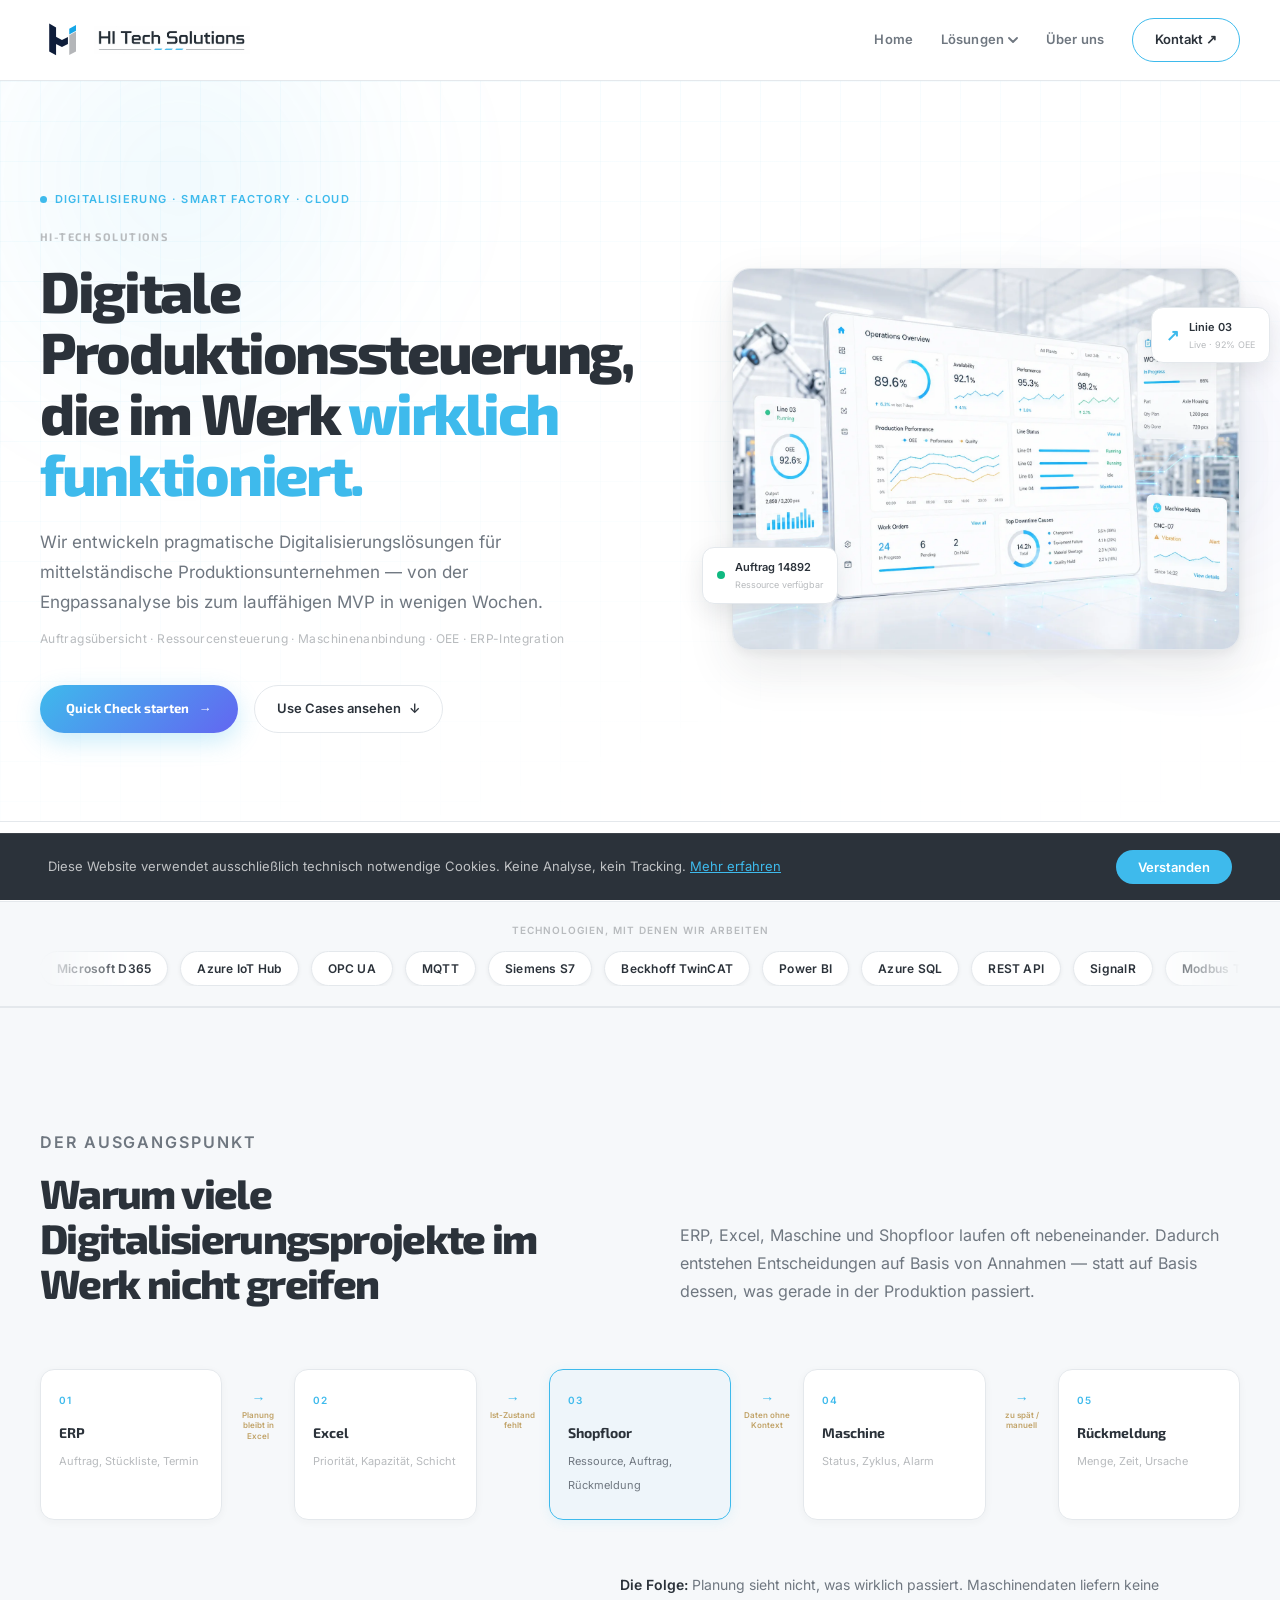
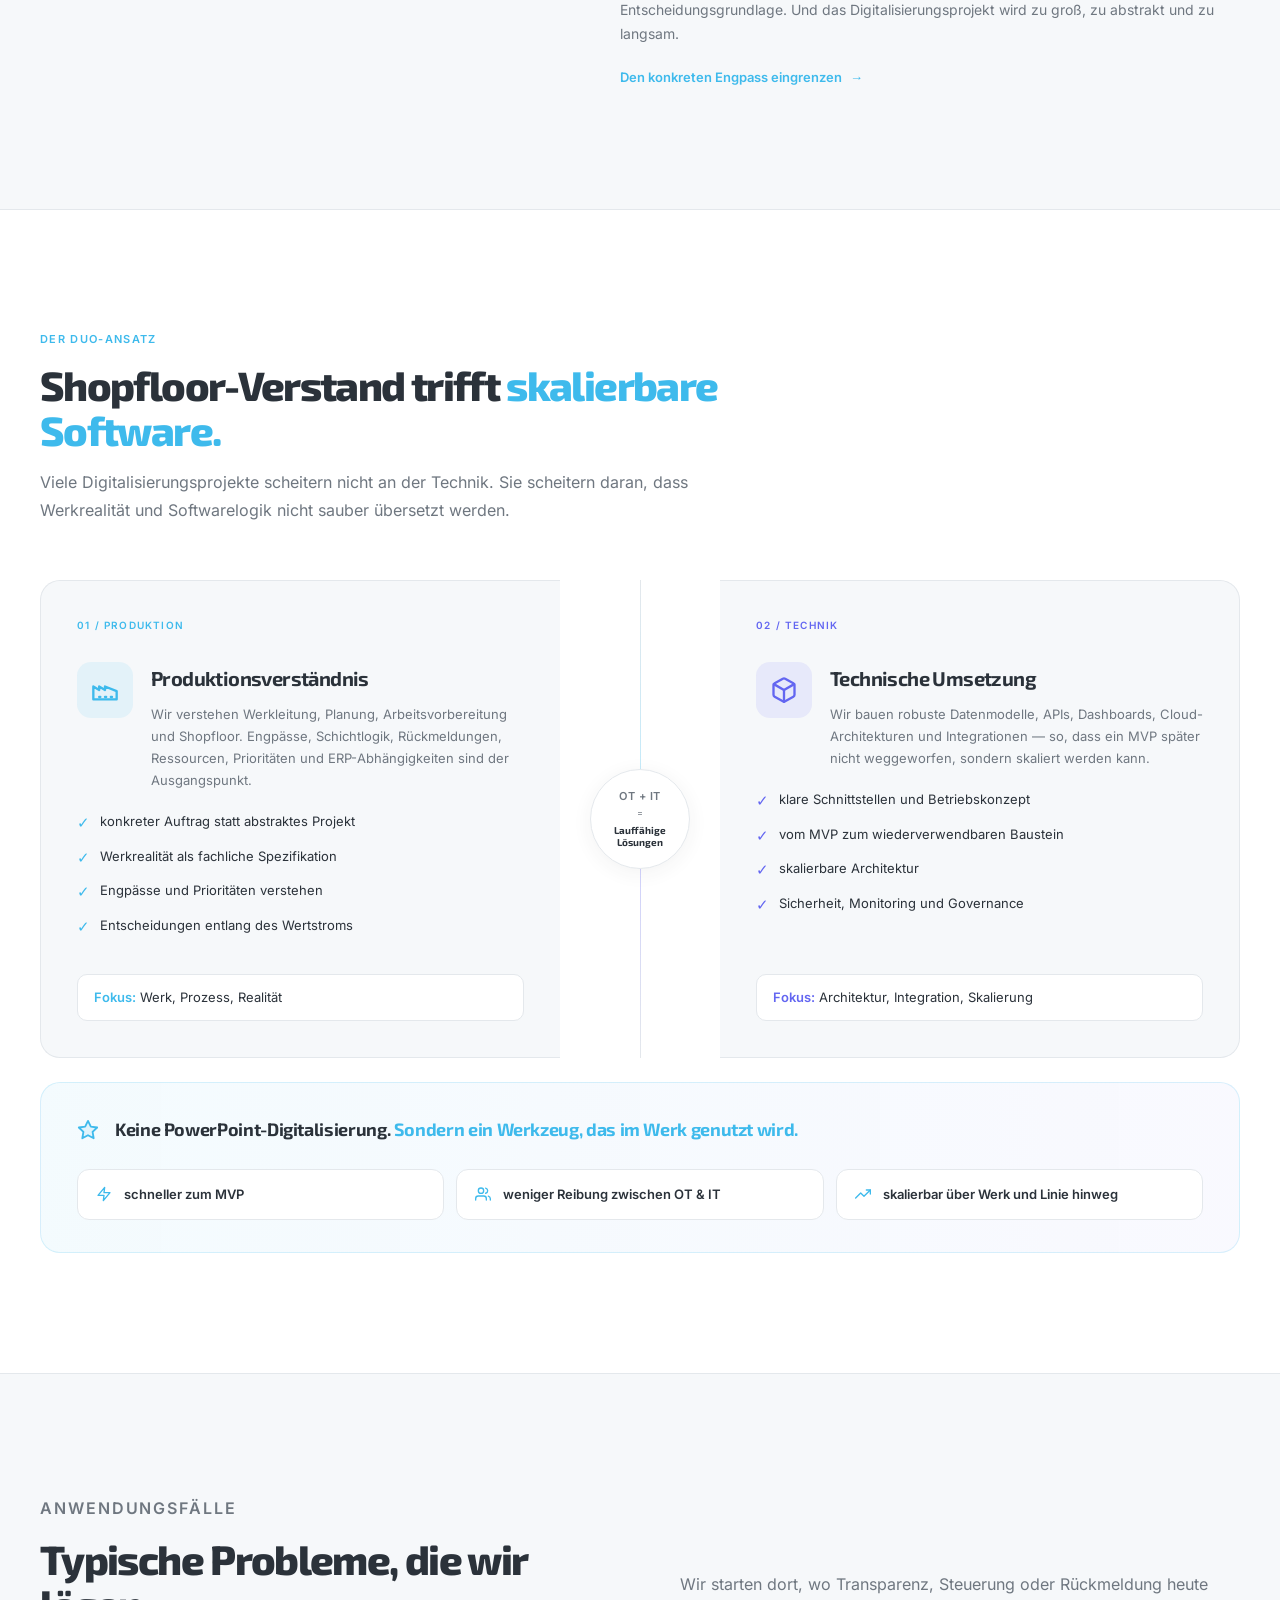
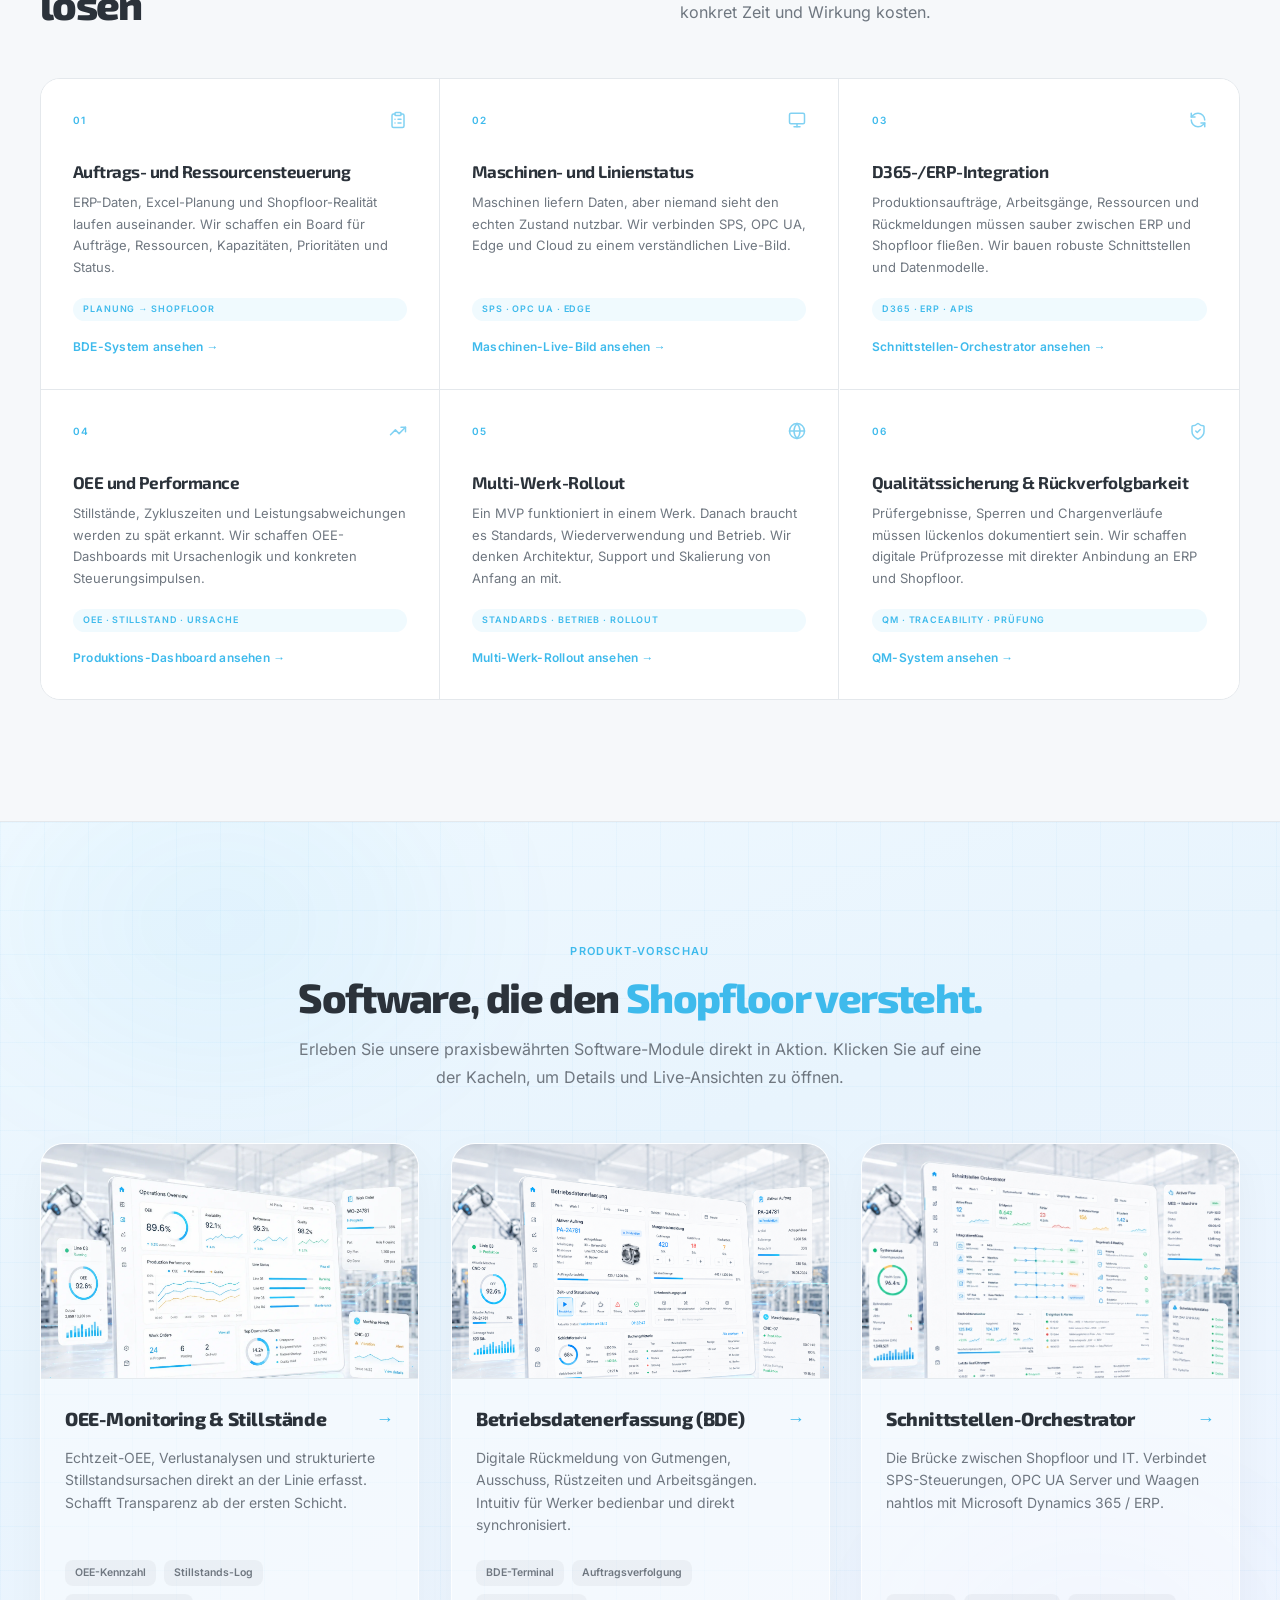
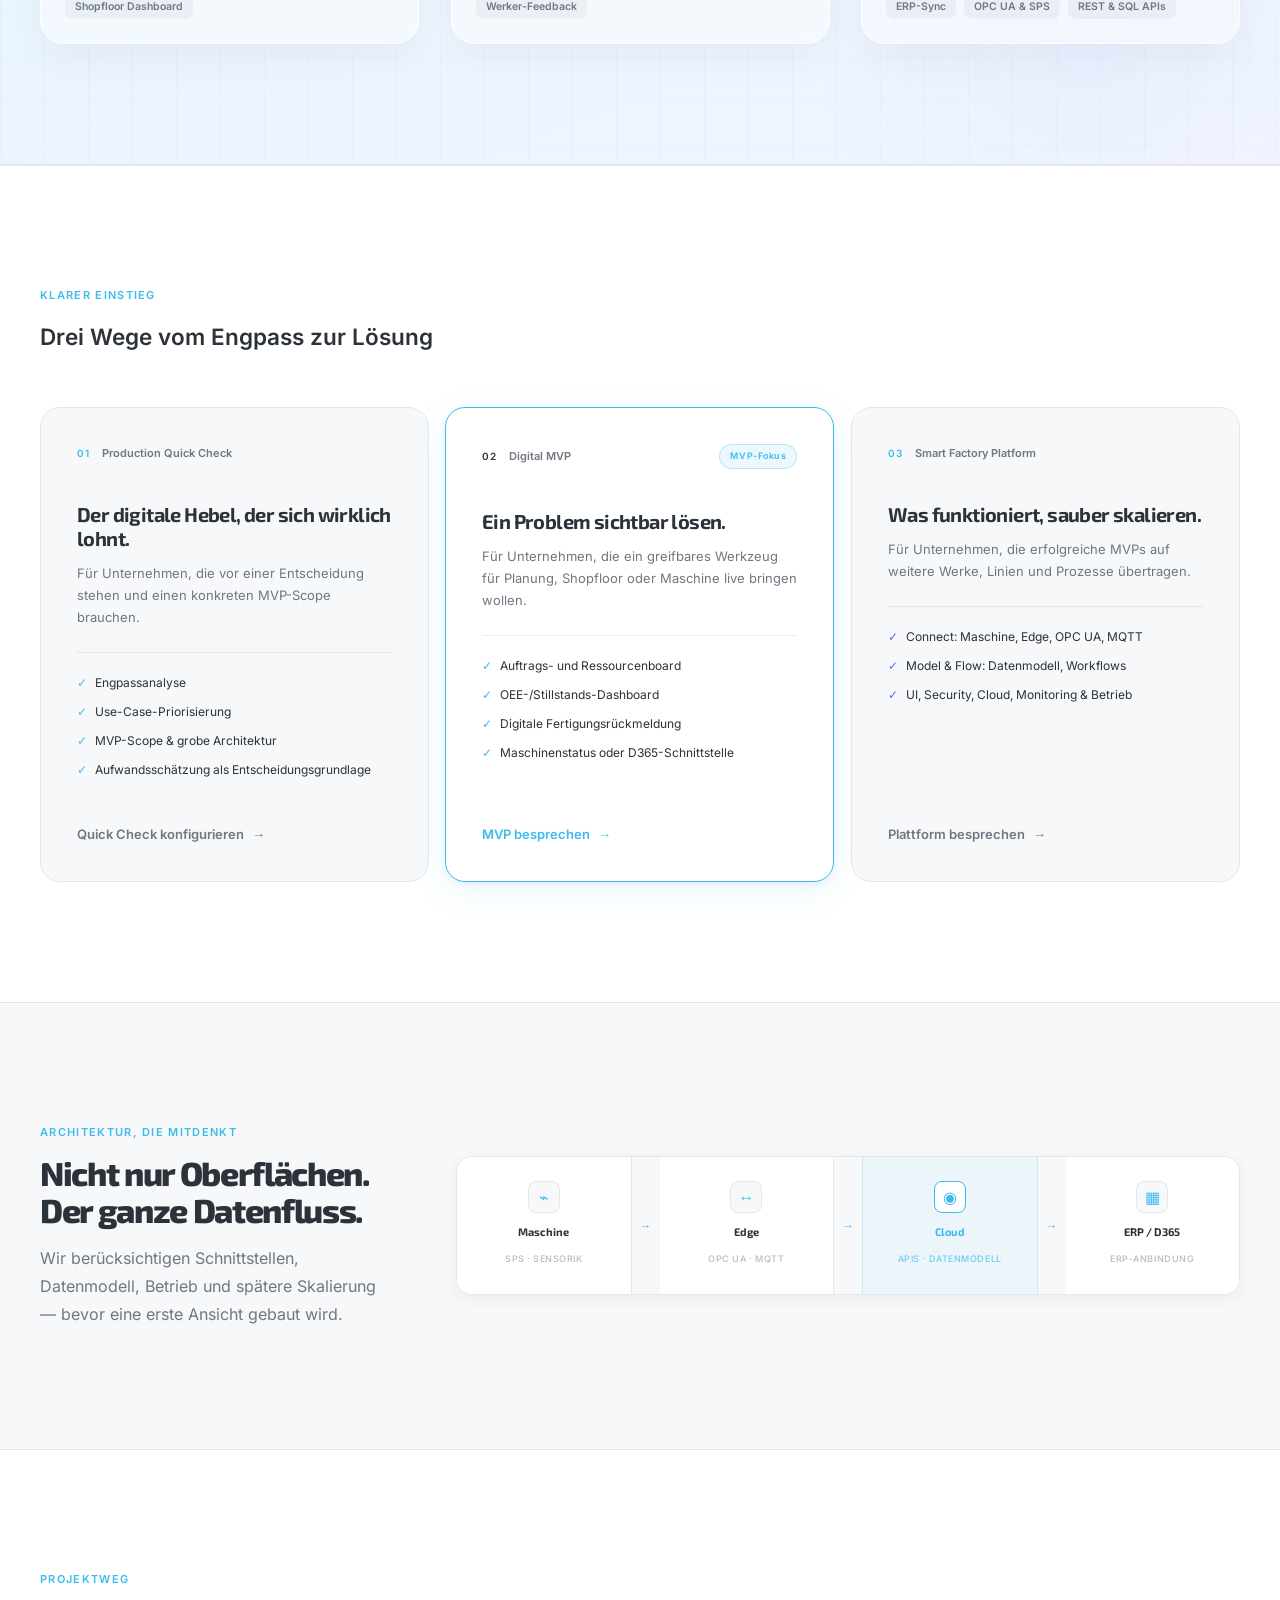
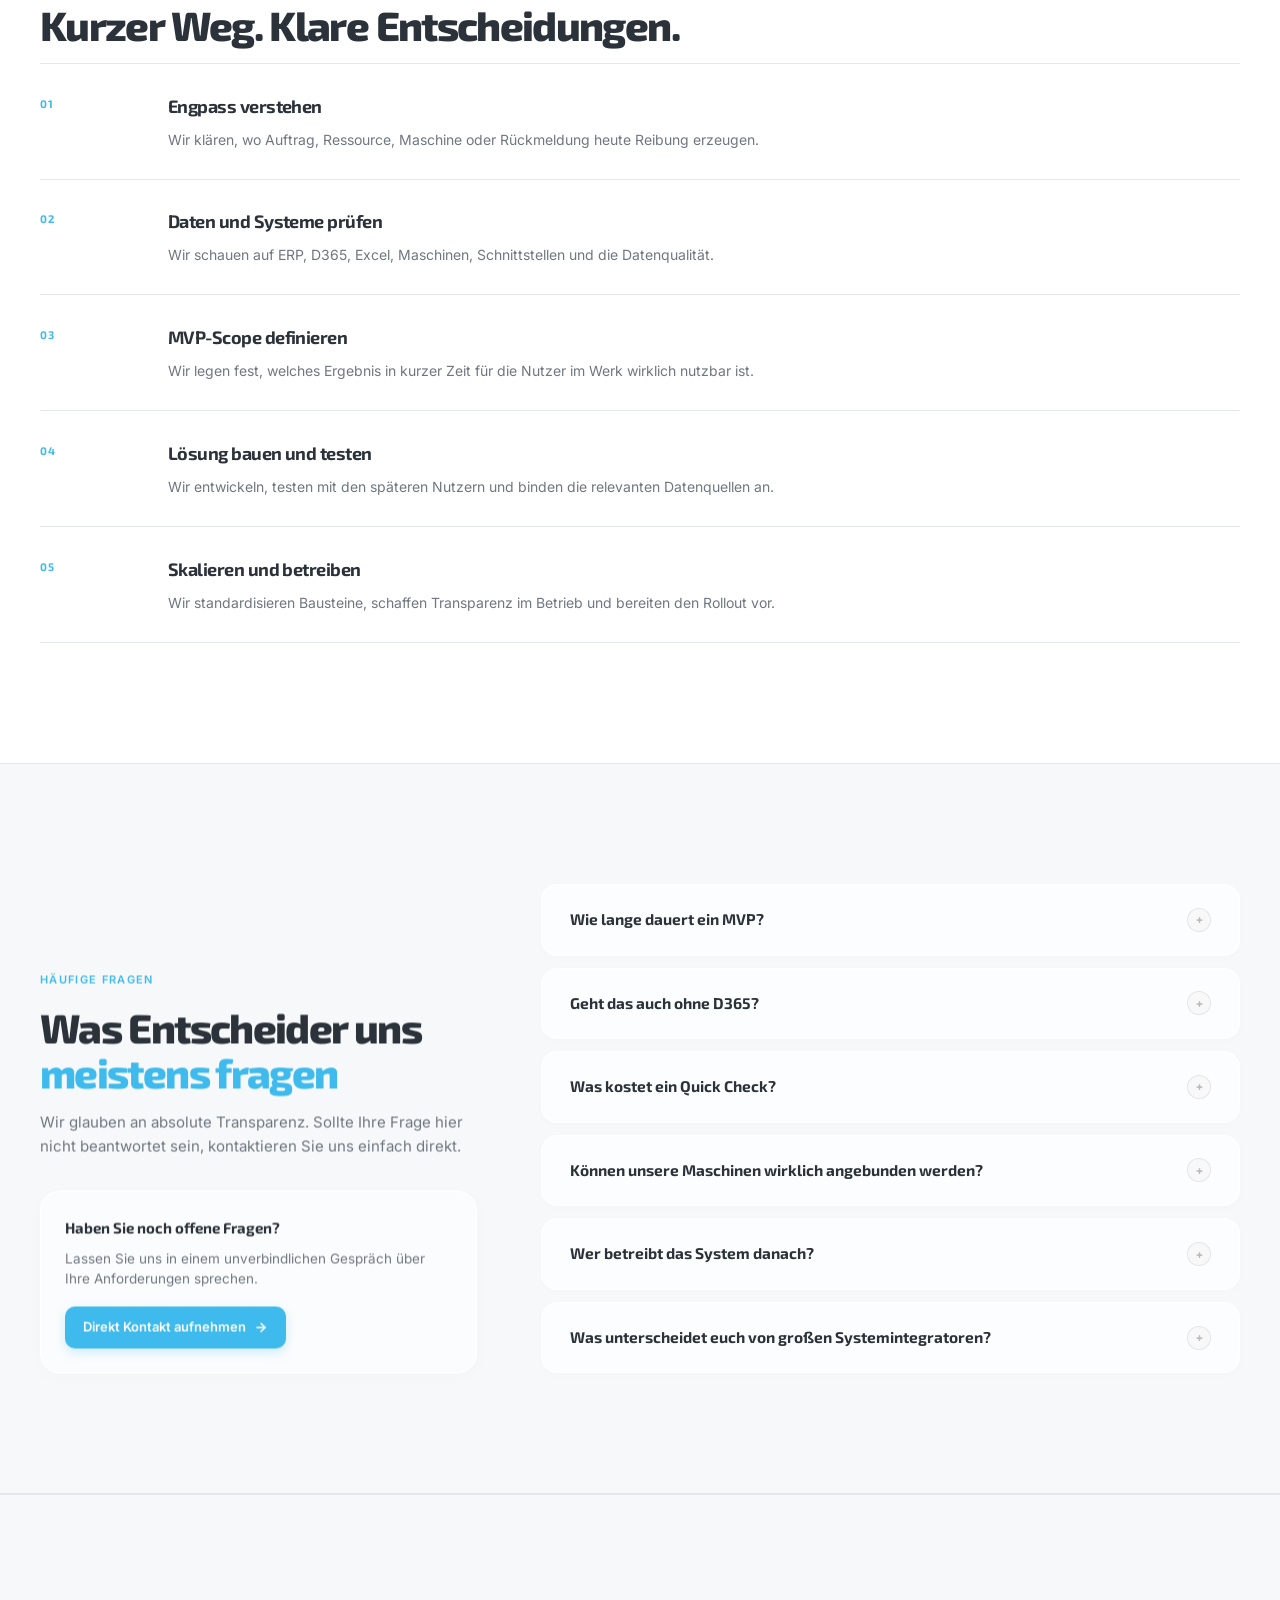
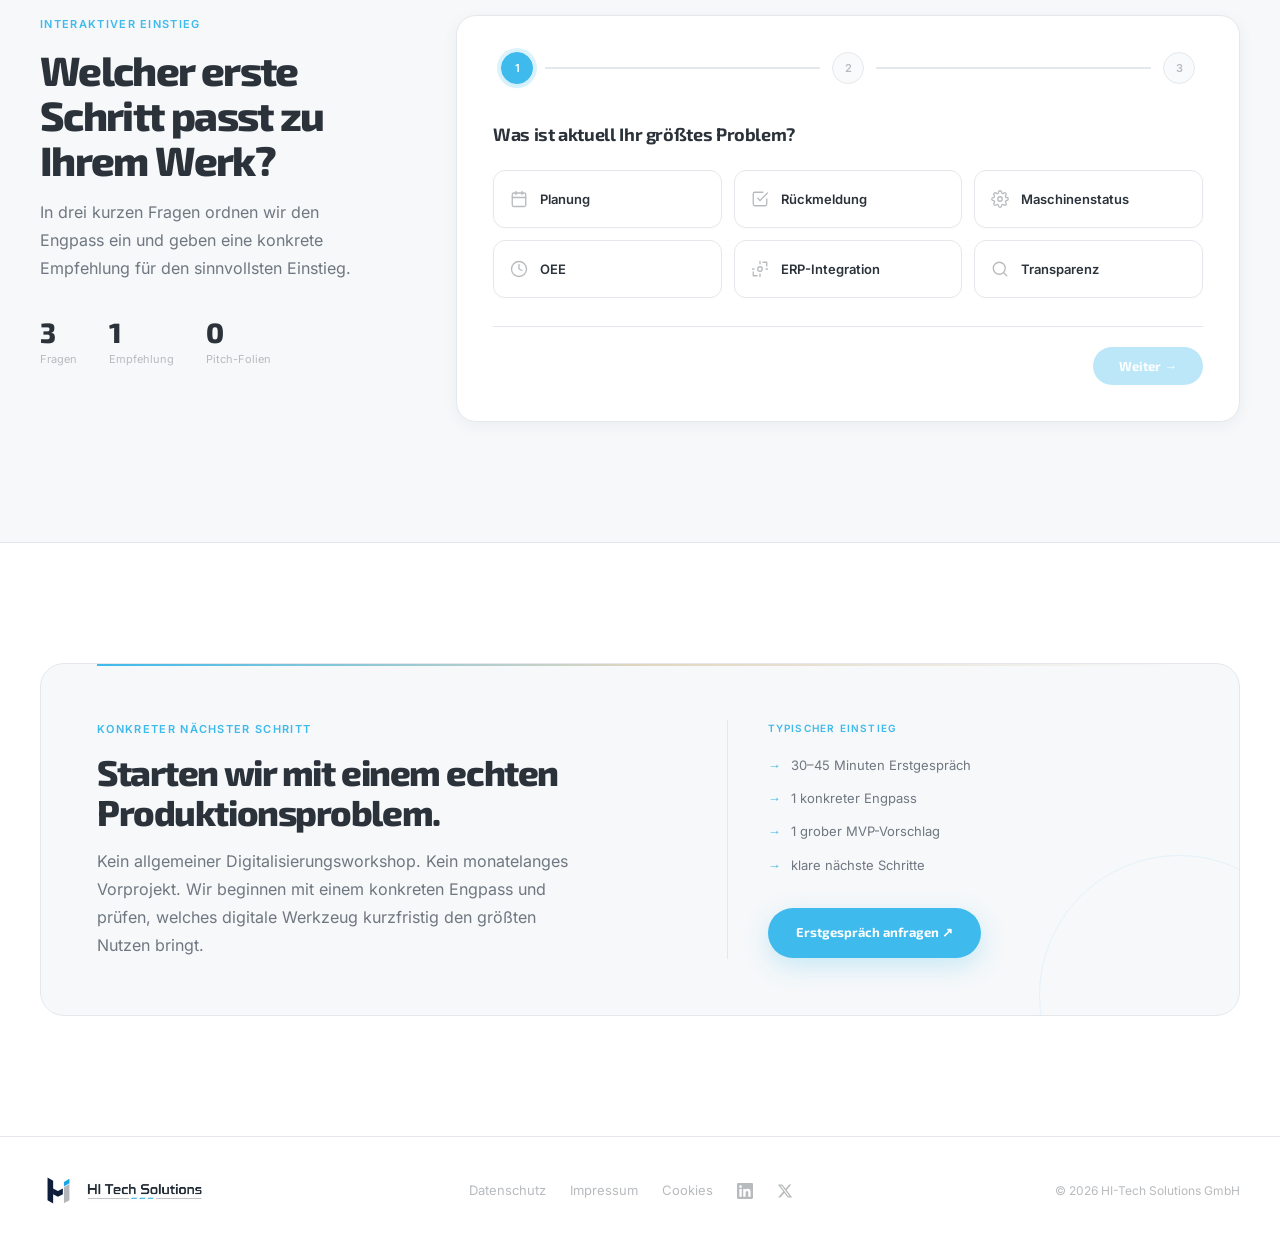
<file: index.html>
<!doctype html>
<html lang="de">
<head>
  <meta charset="utf-8">
  <meta name="viewport" content="width=device-width, initial-scale=1">
  <title>HI-Tech Solutions | Produktionssteuerung, die funktioniert</title>
  <meta name="description" content="HI-Tech Solutions entwickelt pragmatische Digitalisierungslösungen für mittelständische Produktionsunternehmen — von der Engpassanalyse bis zum lauffähigen MVP.">
  <link rel="canonical" href="https://hitech-solutions.eu/">
  <link rel="icon" type="image/png" sizes="32x32" href="assets/logo.png">
  <link rel="apple-touch-icon" href="assets/apple-touch-icon.png">
  <link rel="manifest" href="/site.webmanifest">
  <meta name="theme-color" content="#2b323a">
  <meta property="og:type" content="website">
  <meta property="og:url" content="https://hitech-solutions.eu/">
  <meta property="og:title" content="HI-Tech Solutions – Digitalisierung für die Fertigung">
  <meta property="og:description" content="Wir verbinden Produktionswissen mit moderner Software. Pragmatische MES/MOM-Lösungen für Fertigungsunternehmen.">
  <meta property="og:image" content="https://hitech-solutions.eu/assets/smart-factory-dashboard.png">
  <meta property="og:locale" content="de_DE">
  <meta property="og:site_name" content="HI-Tech Solutions">
  <meta name="twitter:card" content="summary_large_image">
  <meta name="twitter:title" content="HI-Tech Solutions – Digitalisierung für die Fertigung">
  <meta name="twitter:description" content="Wir verbinden Produktionswissen mit moderner Software. Pragmatische MES/MOM-Lösungen für Fertigungsunternehmen.">
  <meta name="twitter:image" content="https://hitech-solutions.eu/assets/smart-factory-dashboard.png">
  <link rel="preload" as="font" type="font/woff2" href="assets/fonts/inter-normal-latin.woff2" crossorigin>
  <link rel="preload" as="font" type="font/woff2" href="assets/fonts/exo2-normal-latin.woff2" crossorigin>
  <link rel="stylesheet" href="assets/fonts/fonts.css">
  <link rel="stylesheet" href="css/auth.css">
  <link rel="stylesheet" href="css/style.css">
  <script src="js/auth.js?v=20260629"></script>
  <script src="js/navbar.js?v=20260624" defer></script>
  <script src="js/footer.js?v=20260624" defer></script>
</head>
<body>

<!-- Scroll progress -->
<div class="scroll-progress-container">
  <span id="progress-bar"></span>
</div>

<!-- ══ HEADER ══ -->
<hitech-navbar variant="home"></hitech-navbar>

<!-- ══ HERO ══ -->
<section id="top" class="hero-section">
  <div class="hero-grid-pattern"></div>
  <div class="hero-glow-1"></div>
  <div class="hero-glow-2"></div>

  <div id="hero-grid" class="wrap hero-layout">
    <div>
      <p class="hi d1 hero-badge-container">
        <span class="hero-badge-pulse"></span>
        Digitalisierung · Smart Factory · Cloud
      </p>
      <p class="hi d2 hero-brand">HI-Tech Solutions</p>
      <h1 class="hi d3 hero-title">Digitale Produktionssteuerung, die im Werk <em>wirklich funktioniert.</em></h1>
      <p class="hi d4 hero-lead">Wir entwickeln pragmatische Digitalisierungslösungen für mittelständische Produktionsunternehmen — von der Engpassanalyse bis zum lauffähigen MVP in wenigen Wochen.</p>
      <p class="hi d5 hero-subtags">Auftragsübersicht · Ressourcensteuerung · Maschinenanbindung · OEE · ERP-Integration</p>
      <div class="hi d6 hero-actions">
        <a href="#quick-check" class="btn-gradient">Quick Check starten <span>→</span></a>
        <a href="#use-cases" class="btn-secondary">Use Cases ansehen <span>↓</span></a>
      </div>
    </div>

    <div id="hero-visual" class="hi d4 hero-visual">
      <div class="hero-visual-glow"></div>
      <picture>
        <source srcset="assets/smart-factory-dashboard.webp" type="image/webp">
        <img src="assets/smart-factory-dashboard.png" alt="Smart-Factory-Dashboard" width="1448" height="1086" loading="lazy">
      </picture>
      <div class="hero-float-card top">
        <span class="hero-float-card-icon">↗</span>
        <span><strong>Linie 03</strong><small>Live · 92% OEE</small></span>
      </div>
      <div class="hero-float-card bottom">
        <span class="hero-float-card-dot"></span>
        <span><strong>Auftrag 14892</strong><small>Ressource verfügbar</small></span>
      </div>
    </div>
  </div>

  <div class="trust-strip-container">
    <div id="trust-strip" class="wrap trust-strip-layout">
      <span class="trust-item">Produktion verstanden</span>
      <span class="trust-dot"></span>
      <span class="trust-item">Software sauber gebaut</span>
      <span class="trust-dot"></span>
      <span class="trust-item">Cloud-ready</span>
      <span class="trust-dot"></span>
      <span class="trust-item">D365-erfahren</span>
      <span class="trust-dot"></span>
      <span class="trust-item">OT/IT-integriert</span>
    </div>
  </div>
</section>

<!-- ══ TECH LOGOS STRIP ══ -->
<section class="tech-logos-section">
  <div class="wrap tech-logos-wrap">
    <p class="tech-logos-label">Technologien, mit denen wir arbeiten</p>
    <div class="tech-logos-track-outer">
      <div class="tech-logos-track" aria-hidden="true">
        <span class="tech-logo-pill">Microsoft D365</span>
        <span class="tech-logo-pill">Azure IoT Hub</span>
        <span class="tech-logo-pill">OPC UA</span>
        <span class="tech-logo-pill">MQTT</span>
        <span class="tech-logo-pill">Siemens S7</span>
        <span class="tech-logo-pill">Beckhoff TwinCAT</span>
        <span class="tech-logo-pill">Power BI</span>
        <span class="tech-logo-pill">Azure SQL</span>
        <span class="tech-logo-pill">REST API</span>
        <span class="tech-logo-pill">SignalR</span>
        <span class="tech-logo-pill">Modbus TCP</span>
        <span class="tech-logo-pill">Microsoft D365</span>
        <span class="tech-logo-pill">Azure IoT Hub</span>
        <span class="tech-logo-pill">OPC UA</span>
        <span class="tech-logo-pill">MQTT</span>
        <span class="tech-logo-pill">Siemens S7</span>
        <span class="tech-logo-pill">Beckhoff TwinCAT</span>
        <span class="tech-logo-pill">Power BI</span>
        <span class="tech-logo-pill">Azure SQL</span>
        <span class="tech-logo-pill">REST API</span>
        <span class="tech-logo-pill">SignalR</span>
        <span class="tech-logo-pill">Modbus TCP</span>
      </div>
    </div>
  </div>
</section>

<!-- ══ PROBLEM ══ -->
<section class="sec problem-section">
  <div class="wrap">
    <div id="problem-intro" class="reveal problem-intro-grid">
      <div>
        <p class="section-eyebrow">Der Ausgangspunkt</p>
        <h2>Warum viele Digitalisierungsprojekte im Werk nicht greifen</h2>
      </div>
      <p>ERP, Excel, Maschine und Shopfloor laufen oft nebeneinander. Dadurch entstehen Entscheidungen auf Basis von Annahmen — statt auf Basis dessen, was gerade in der Produktion passiert.</p>
    </div>

    <div id="friction-flow" class="reveal friction-flow-container">
      <div class="friction-card">
        <span>01</span>
        <strong>ERP</strong>
        <small>Auftrag, Stückliste, Termin</small>
      </div>
      <div class="friction-arrow-container">
        <span>→</span>
        <span>Planung bleibt in Excel</span>
      </div>
      <div class="friction-card">
        <span>02</span>
        <strong>Excel</strong>
        <small>Priorität, Kapazität, Schicht</small>
      </div>
      <div class="friction-arrow-container">
        <span>→</span>
        <span>Ist-Zustand fehlt</span>
      </div>
      <div class="friction-card featured">
        <span>03</span>
        <strong>Shopfloor</strong>
        <small>Ressource, Auftrag, Rückmeldung</small>
      </div>
      <div class="friction-arrow-container">
        <span>→</span>
        <span>Daten ohne Kontext</span>
      </div>
      <div class="friction-card">
        <span>04</span>
        <strong>Maschine</strong>
        <small>Status, Zyklus, Alarm</small>
      </div>
      <div class="friction-arrow-container">
        <span>→</span>
        <span>zu spät / manuell</span>
      </div>
      <div class="friction-card">
        <span>05</span>
        <strong>Rückmeldung</strong>
        <small>Menge, Zeit, Ursache</small>
      </div>
    </div>

    <div class="reveal problem-conclusion">
      <p><strong>Die Folge:</strong> Planung sieht nicht, was wirklich passiert. Maschinendaten liefern keine Entscheidungsgrundlage. Und das Digitalisierungsprojekt wird zu groß, zu abstrakt und zu langsam.</p>
      <a href="#quick-check">Den konkreten Engpass eingrenzen <span>→</span></a>
    </div>
  </div>
</section>

<!-- ══ APPROACH ══ -->
<section id="ansatz" class="sec ansatz-section">
  <div class="wrap">
    <div class="reveal ansatz-intro">
      <p class="section-eyebrow">Der Duo-Ansatz</p>
      <h2 class="section-title">Shopfloor-Verstand trifft <em>skalierbare Software.</em></h2>
      <p class="section-desc">Viele Digitalisierungsprojekte scheitern nicht an der Technik. Sie scheitern daran, dass Werkrealität und Softwarelogik nicht sauber übersetzt werden.</p>
    </div>
    <!-- panels + connector -->
    <div id="approach-panels" class="reveal stagger approach-panels-container">

      <!-- Panel 01 -->
      <div class="approach-panel left">
        <p class="approach-panel-label">01 / Produktion</p>
        <div class="approach-panel-header">
          <div class="approach-panel-icon-box">
            <svg xmlns="http://www.w3.org/2000/svg" width="28" height="28" viewBox="0 0 24 24" fill="none" stroke="currentColor" stroke-width="2" stroke-linecap="round" stroke-linejoin="round"><path d="M2 20V9l5 3V9l5 3V9l10 4v7H2z"/><path d="M17 18h1"/><path d="M12 18h1"/><path d="M7 18h1"/></svg>
          </div>
          <div>
            <h3>Produktionsverständnis</h3>
            <p>Wir verstehen Werkleitung, Planung, Arbeitsvorbereitung und Shopfloor. Engpässe, Schichtlogik, Rückmeldungen, Ressourcen, Prioritäten und ERP-Abhängigkeiten sind der Ausgangspunkt.</p>
          </div>
        </div>
        <ul class="approach-panel-list">
          <li><span>✓</span>konkreter Auftrag statt abstraktes Projekt</li>
          <li><span>✓</span>Werkrealität als fachliche Spezifikation</li>
          <li><span>✓</span>Engpässe und Prioritäten verstehen</li>
          <li><span>✓</span>Entscheidungen entlang des Wertstroms</li>
        </ul>
        <div class="approach-panel-focus">
          <span>Fokus:</span> Werk, Prozess, Realität
        </div>
      </div>

      <!-- Connector -->
      <div class="approach-connector">
        <div class="approach-connector-line top"></div>
        <div class="approach-connector-hub">
          <div class="approach-connector-hub-symbols">OT + IT</div>
          <div class="approach-connector-hub-eq">=</div>
          <div class="approach-connector-hub-text">Lauffähige<br>Lösungen</div>
        </div>
        <div class="approach-connector-line bottom"></div>
      </div>

      <!-- Panel 02 -->
      <div class="approach-panel right">
        <p class="approach-panel-label">02 / Technik</p>
        <div class="approach-panel-header">
          <div class="approach-panel-icon-box">
            <svg xmlns="http://www.w3.org/2000/svg" width="28" height="28" viewBox="0 0 24 24" fill="none" stroke="currentColor" stroke-width="2" stroke-linecap="round" stroke-linejoin="round"><path d="M21 16V8a2 2 0 0 0-1-1.73l-7-4a2 2 0 0 0-2 0l-7 4A2 2 0 0 0 3 8v8a2 2 0 0 0 1 1.73l7 4a2 2 0 0 0 2 0l7-4A2 2 0 0 0 21 16z"/><polyline points="3.27 6.96 12 12.01 20.73 6.96"/><line x1="12" y1="22.08" x2="12" y2="12"/></svg>
          </div>
          <div>
            <h3>Technische Umsetzung</h3>
            <p>Wir bauen robuste Datenmodelle, APIs, Dashboards, Cloud-Architekturen und Integrationen — so, dass ein MVP später nicht weggeworfen, sondern skaliert werden kann.</p>
          </div>
        </div>
        <ul class="approach-panel-list">
          <li><span>✓</span>klare Schnittstellen und Betriebskonzept</li>
          <li><span>✓</span>vom MVP zum wiederverwendbaren Baustein</li>
          <li><span>✓</span>skalierbare Architektur</li>
          <li><span>✓</span>Sicherheit, Monitoring und Governance</li>
        </ul>
        <div class="approach-panel-focus">
          <span>Fokus:</span> Architektur, Integration, Skalierung
        </div>
      </div>
    </div>

    <!-- Bottom banner -->
    <div id="approach-conclusion" class="reveal approach-conclusion-container">
      <div class="approach-conclusion-header">
        <span>
          <svg xmlns="http://www.w3.org/2000/svg" width="22" height="22" viewBox="0 0 24 24" fill="rgba(62, 186, 236, 0.1)" stroke="var(--color-primary)" stroke-width="2" stroke-linecap="round" stroke-linejoin="round"><polygon points="12 2 15.09 8.26 22 9.27 17 14.14 18.18 21.02 12 17.77 5.82 21.02 7 14.14 2 9.27 8.91 8.26 12 2"/></svg>
        </span>
        <p>Keine PowerPoint-Digitalisierung. <span>Sondern ein Werkzeug, das im Werk genutzt wird.</span></p>
      </div>
      <div class="approach-conclusion-grid">
        <div class="approach-conclusion-card">
          <span>
            <svg xmlns="http://www.w3.org/2000/svg" width="16" height="16" viewBox="0 0 24 24" fill="none" stroke="var(--color-primary)" stroke-width="2" stroke-linecap="round" stroke-linejoin="round"><polygon points="13 2 3 14 12 14 11 22 21 10 12 10 13 2"/></svg>
          </span>schneller zum MVP
        </div>
        <div class="approach-conclusion-card">
          <span>
            <svg xmlns="http://www.w3.org/2000/svg" width="16" height="16" viewBox="0 0 24 24" fill="none" stroke="var(--color-primary)" stroke-width="2" stroke-linecap="round" stroke-linejoin="round"><path d="M17 21v-2a4 4 0 0 0-4-4H5a4 4 0 0 0-4 4v2"/><circle cx="9" cy="7" r="4"/><path d="M23 21v-2a4 4 0 0 0-3-3.87"/><path d="M16 3.13a4 4 0 0 1 0 7.75"/></svg>
          </span>weniger Reibung zwischen OT &amp; IT
        </div>
        <div class="approach-conclusion-card">
          <span>
            <svg xmlns="http://www.w3.org/2000/svg" width="16" height="16" viewBox="0 0 24 24" fill="none" stroke="var(--color-primary)" stroke-width="2" stroke-linecap="round" stroke-linejoin="round"><polyline points="23 6 13.5 15.5 8.5 10.5 1 18"/><polyline points="17 6 23 6 23 12"/></svg>
          </span>skalierbar über Werk und Linie hinweg
        </div>
      </div>
    </div>
  </div>
</section>

<!-- ══ USE CASES ══ -->
<section id="use-cases" class="sec usecases-section">
  <div class="wrap">
    <div class="reveal usecases-intro-grid">
      <div>
        <p class="section-eyebrow">Anwendungsfälle</p>
        <h2>Typische Probleme, die wir lösen</h2>
      </div>
      <p>Wir starten dort, wo Transparenz, Steuerung oder Rückmeldung heute konkret Zeit und Wirkung kosten.</p>
    </div>
    <div id="usecase-grid" class="reveal stagger usecases-grid">
      <div class="usecase-item">
        <div class="usecase-meta-row">
          <span class="usecase-num">01</span>
          <div class="usecase-icon-wrapper" aria-hidden="true">
            <svg xmlns="http://www.w3.org/2000/svg" width="18" height="18" viewBox="0 0 24 24" fill="none" stroke="currentColor" stroke-width="2" stroke-linecap="round" stroke-linejoin="round" class="lucide lucide-clipboard-list"><rect width="8" height="4" x="8" y="2" rx="1" ry="1"/><path d="M16 4h2a2 2 0 0 1 2 2v14a2 2 0 0 1-2 2H6a2 2 0 0 1-2-2V6a2 2 0 0 1 2-2h2"/><path d="M12 11h4"/><path d="M12 16h4"/><path d="M8 11h.01"/><path d="M8 16h.01"/></svg>
          </div>
        </div>
        <h3>Auftrags- und Ressourcensteuerung</h3>
        <p>ERP-Daten, Excel-Planung und Shopfloor-Realität laufen auseinander. Wir schaffen ein Board für Aufträge, Ressourcen, Kapazitäten, Prioritäten und Status.</p>
        <span class="usecase-tag">Planung → Shopfloor</span>
        <a href="bde.html" class="usecase-link">BDE-System ansehen →</a>
      </div>
      <div class="usecase-item">
        <div class="usecase-meta-row">
          <span class="usecase-num">02</span>
          <div class="usecase-icon-wrapper" aria-hidden="true">
            <svg xmlns="http://www.w3.org/2000/svg" width="18" height="18" viewBox="0 0 24 24" fill="none" stroke="currentColor" stroke-width="2" stroke-linecap="round" stroke-linejoin="round" class="lucide lucide-monitor"><rect width="20" height="14" x="2" y="3" rx="2"/><line x1="8" x2="16" y1="21" y2="21"/><line x1="12" x2="12" y1="17" y2="21"/></svg>
          </div>
        </div>
        <h3>Maschinen- und Linienstatus</h3>
        <p>Maschinen liefern Daten, aber niemand sieht den echten Zustand nutzbar. Wir verbinden SPS, OPC UA, Edge und Cloud zu einem verständlichen Live-Bild.</p>
        <span class="usecase-tag">SPS · OPC UA · Edge</span>
        <a href="maschinen-linienstatus.html" class="usecase-link">Maschinen-Live-Bild ansehen →</a>
      </div>
      <div class="usecase-item">
        <div class="usecase-meta-row">
          <span class="usecase-num">03</span>
          <div class="usecase-icon-wrapper" aria-hidden="true">
            <svg xmlns="http://www.w3.org/2000/svg" width="18" height="18" viewBox="0 0 24 24" fill="none" stroke="currentColor" stroke-width="2" stroke-linecap="round" stroke-linejoin="round" class="lucide lucide-refresh-cw"><path d="M21 12a9 9 0 0 0-9-9 9.75 9.75 0 0 0-6.74 2.74L3 8"/><path d="M3 3v5h5"/><path d="M3 12a9 9 0 0 0 9 9 9.75 9.75 0 0 0 6.74-2.74L21 16"/><path d="M16 16h5v5"/></svg>
          </div>
        </div>
        <h3>D365-/ERP-Integration</h3>
        <p>Produktionsaufträge, Arbeitsgänge, Ressourcen und Rückmeldungen müssen sauber zwischen ERP und Shopfloor fließen. Wir bauen robuste Schnittstellen und Datenmodelle.</p>
        <span class="usecase-tag">D365 · ERP · APIs</span>
        <a href="orchestrator.html" class="usecase-link">Schnittstellen-Orchestrator ansehen →</a>
      </div>
      <div class="usecase-item">
        <div class="usecase-meta-row">
          <span class="usecase-num">04</span>
          <span class="usecase-icon-wrapper" aria-hidden="true">
            <svg xmlns="http://www.w3.org/2000/svg" width="18" height="18" viewBox="0 0 24 24" fill="none" stroke="currentColor" stroke-width="2" stroke-linecap="round" stroke-linejoin="round" class="lucide lucide-trending-up"><polyline points="22 7 13.5 15.5 8.5 10.5 2 17"/><polyline points="16 7 22 7 22 13"/></svg>
          </span>
        </div>
        <h3>OEE und Performance</h3>
        <p>Stillstände, Zykluszeiten und Leistungsabweichungen werden zu spät erkannt. Wir schaffen OEE-Dashboards mit Ursachenlogik und konkreten Steuerungsimpulsen.</p>
        <span class="usecase-tag">OEE · Stillstand · Ursache</span>
        <a href="OEE.html" class="usecase-link">Produktions-Dashboard ansehen →</a>
      </div>
      <div class="usecase-item">
        <div class="usecase-meta-row">
          <span class="usecase-num">05</span>
          <div class="usecase-icon-wrapper" aria-hidden="true">
            <svg xmlns="http://www.w3.org/2000/svg" width="18" height="18" viewBox="0 0 24 24" fill="none" stroke="currentColor" stroke-width="2" stroke-linecap="round" stroke-linejoin="round" class="lucide lucide-globe"><circle cx="12" cy="12" r="10"/><path d="M12 2a14.5 14.5 0 0 0 0 20 14.5 14.5 0 0 0 0-20"/><path d="M2 12h20"/></svg>
          </div>
        </div>
        <h3>Multi-Werk-Rollout</h3>
        <p>Ein MVP funktioniert in einem Werk. Danach braucht es Standards, Wiederverwendung und Betrieb. Wir denken Architektur, Support und Skalierung von Anfang an mit.</p>
        <span class="usecase-tag">Standards · Betrieb · Rollout</span>
        <a href="multi-werk-rollout.html" class="usecase-link">Multi-Werk-Rollout ansehen →</a>
      </div>
      <div class="usecase-item">
        <div class="usecase-meta-row">
          <span class="usecase-num">06</span>
          <div class="usecase-icon-wrapper" aria-hidden="true">
            <svg xmlns="http://www.w3.org/2000/svg" width="18" height="18" viewBox="0 0 24 24" fill="none" stroke="currentColor" stroke-width="2" stroke-linecap="round" stroke-linejoin="round" class="lucide lucide-shield-check"><path d="M20 13c0 5-3.5 7.5-7.66 9.7a1 1 0 0 1-.68 0C7.5 20.5 4 18 4 13V6a1 1 0 0 1 1-1c2 0 4.5-1.2 6.24-2.72a1.17 1.17 0 0 1 1.52 0C14.5 3.8 17 5 19 5a1 1 0 0 1 1 1z"/><path d="m9 12 2 2 4-4"/></svg>
          </div>
        </div>
        <h3>Qualitätssicherung & Rückverfolgbarkeit</h3>
        <p>Prüfergebnisse, Sperren und Chargenverläufe müssen lückenlos dokumentiert sein. Wir schaffen digitale Prüfprozesse mit direkter Anbindung an ERP und Shopfloor.</p>
        <span class="usecase-tag">QM · Traceability · Prüfung</span>
        <a href="qualitaetssicherung.html" class="usecase-link">QM-System ansehen →</a>
      </div>
    </div>
  </div>
</section>

<!-- ══ PRODUCT PREVIEW / LIVE MOCKUP ══ -->
<section id="produkt-vorschau" class="sec preview-section">
  <!-- Decorative background -->
  <div class="preview-bg" aria-hidden="true">
    <div class="preview-bg-glow g1"></div>
    <div class="preview-bg-glow g2"></div>
    <div class="preview-bg-grid"></div>
  </div>
  <div class="wrap">
    <div class="reveal preview-intro">
      <p class="section-eyebrow">Produkt-Vorschau</p>
      <h2 class="section-title">Software, die den <em>Shopfloor versteht.</em></h2>
      <p class="section-desc">Erleben Sie unsere praxisbewährten Software-Module direkt in Aktion. Klicken Sie auf eine der Kacheln, um Details und Live-Ansichten zu öffnen.</p>
    </div>

    <!-- Showcase Cards Grid -->
    <div class="showcase-grid reveal stagger">

      <!-- Showcase Card 1: OEE -->
      <a href="OEE.html" class="showcase-card">
        <div class="showcase-img-container">
          <img src="assets/smart-factory-dashboard.webp" alt="OEE-Monitoring Live-Dashboard" class="showcase-img" loading="lazy">
        </div>
        <div class="showcase-body">
          <div class="showcase-title-row">
            <h3>OEE-Monitoring & Stillstände</h3>
            <span class="showcase-arrow">→</span>
          </div>
          <p class="showcase-text">Echtzeit-OEE, Verlustanalysen und strukturierte Stillstandsursachen direkt an der Linie erfasst. Schafft Transparenz ab der ersten Schicht.</p>
          <div class="showcase-tags">
            <span>OEE-Kennzahl</span>
            <span>Stillstands-Log</span>
            <span>Shopfloor Dashboard</span>
          </div>
        </div>
      </a>

      <!-- Showcase Card 2: BDE -->
      <a href="bde.html" class="showcase-card">
        <div class="showcase-img-container">
          <img src="assets/bde.png" alt="Betriebsdatenerfassung (BDE) Terminal" class="showcase-img" loading="lazy">
        </div>
        <div class="showcase-body">
          <div class="showcase-title-row">
            <h3>Betriebsdatenerfassung (BDE)</h3>
            <span class="showcase-arrow">→</span>
          </div>
          <p class="showcase-text">Digitale Rückmeldung von Gutmengen, Ausschuss, Rüstzeiten und Arbeitsgängen. Intuitiv für Werker bedienbar und direkt synchronisiert.</p>
          <div class="showcase-tags">
            <span>BDE-Terminal</span>
            <span>Auftragsverfolgung</span>
            <span>Werker-Feedback</span>
          </div>
        </div>
      </a>

      <!-- Showcase Card 3: Orchestrator -->
      <a href="orchestrator.html" class="showcase-card">
        <div class="showcase-img-container">
          <img src="assets/orchestrator.jpg" alt="Schnittstellen-Orchestrator Visualisierung" class="showcase-img" loading="lazy">
        </div>
        <div class="showcase-body">
          <div class="showcase-title-row">
            <h3>Schnittstellen-Orchestrator</h3>
            <span class="showcase-arrow">→</span>
          </div>
          <p class="showcase-text">Die Brücke zwischen Shopfloor und IT. Verbindet SPS-Steuerungen, OPC UA Server und Waagen nahtlos mit Microsoft Dynamics 365 / ERP.</p>
          <div class="showcase-tags">
            <span>ERP-Sync</span>
            <span>OPC UA & SPS</span>
            <span>REST & SQL APIs</span>
          </div>
        </div>
      </a>

    </div><!-- /showcase-grid -->
  </div><!-- /wrap -->
</section>

<!-- ══ OFFERS ══ -->
<section id="angebote" class="sec offers-section">
  <div class="wrap">
    <div class="reveal offers-intro">
      <p class="section-eyebrow">Klarer Einstieg</p>
      <h2>Drei Wege vom Engpass zur Lösung</h2>
    </div>
    <div id="offers-grid" class="reveal stagger offers-grid">
      <div class="offer-card">
        <div class="offer-card-header">
          <span>01</span>
          <span>Production Quick Check</span>
        </div>
        <h3>Der digitale Hebel, der sich wirklich lohnt.</h3>
        <p>Für Unternehmen, die vor einer Entscheidung stehen und einen konkreten MVP-Scope brauchen.</p>
        <ul>
          <li><span class="check-primary">✓</span>Engpassanalyse</li>
          <li><span class="check-primary">✓</span>Use-Case-Priorisierung</li>
          <li><span class="check-primary">✓</span>MVP-Scope &amp; grobe Architektur</li>
          <li><span class="check-primary">✓</span>Aufwandsschätzung als Entscheidungsgrundlage</li>
        </ul>
        <a href="#quick-check" class="offer-card-action">Quick Check konfigurieren <span>→</span></a>
      </div>

      <div class="offer-card offer-card-featured">
        <div class="offer-card-header">
          <span>02</span>
          <span>Digital MVP</span>
          <span class="offer-card-badge">MVP-Fokus</span>
        </div>
        <h3>Ein Problem sichtbar lösen.</h3>
        <p>Für Unternehmen, die ein greifbares Werkzeug für Planung, Shopfloor oder Maschine live bringen wollen.</p>
        <ul>
          <li><span class="check-primary">✓</span>Auftrags- und Ressourcenboard</li>
          <li><span class="check-primary">✓</span>OEE-/Stillstands-Dashboard</li>
          <li><span class="check-primary">✓</span>Digitale Fertigungsrückmeldung</li>
          <li><span class="check-primary">✓</span>Maschinenstatus oder D365-Schnittstelle</li>
        </ul>
        <a href="#kontakt" class="offer-card-action">MVP besprechen <span>→</span></a>
      </div>

      <div class="offer-card">
        <div class="offer-card-header">
          <span>03</span>
          <span>Smart Factory Platform</span>
        </div>
        <h3>Was funktioniert, sauber skalieren.</h3>
        <p>Für Unternehmen, die erfolgreiche MVPs auf weitere Werke, Linien und Prozesse übertragen.</p>
        <ul>
          <li><span class="check-indigo">✓</span>Connect: Maschine, Edge, OPC UA, MQTT</li>
          <li><span class="check-indigo">✓</span>Model &amp; Flow: Datenmodell, Workflows</li>
          <li><span class="check-indigo">✓</span>UI, Security, Cloud, Monitoring &amp; Betrieb</li>
        </ul>
        <a href="#kontakt" class="offer-card-action">Plattform besprechen <span>→</span></a>
      </div>
    </div>
  </div>
</section>

<!-- ══ ARCHITECTURE ══ -->
<section class="sec architecture-section">
  <div id="arch-layout" class="wrap architecture-layout">
    <div class="reveal">
      <p class="section-eyebrow">Architektur, die mitdenkt</p>
      <h2 class="section-title">Nicht nur Oberflächen. Der ganze Datenfluss.</h2>
      <p class="section-desc">Wir berücksichtigen Schnittstellen, Datenmodell, Betrieb und spätere Skalierung — bevor eine erste Ansicht gebaut wird.</p>
    </div>
    <div id="arch-flow" class="reveal architecture-flow">
      <div class="arch-unit">
        <span>⌁</span>
        <strong>Maschine</strong>
        <small>SPS · Sensorik</small>
        <div class="arch-tooltip">
          <div class="arch-tooltip-title">Maschine</div>
          <ul class="arch-tooltip-list">
            <li><strong>Schnittstellen</strong><span class="desc">Siemens S7, Beckhoff ADS, Modbus TCP, OPC UA</span></li>
            <li><strong>Hardware</strong><span class="desc">Integration via Bestands-SPS oder dedizierte Gateways</span></li>
            <li><strong>Erfassung</strong><span class="desc">Millisekundengenaue Signale für exakte Taktzeiten</span></li>
          </ul>
        </div>
      </div>
      <div class="arch-sep"><span>→</span></div>
      <div class="arch-unit">
        <span>↔</span>
        <strong>Edge</strong>
        <small>OPC UA · MQTT</small>
        <div class="arch-tooltip">
          <div class="arch-tooltip-title">Edge-Ebene</div>
          <ul class="arch-tooltip-list">
            <li><strong>Protokolle</strong><span class="desc">OPC UA (Secure), MQTT (Sparkplug B), Node-RED</span></li>
            <li><strong>Ausfall</strong><span class="desc">Lokaler Datenpuffer bei Netzunterbrechung (Store-Forward)</span></li>
            <li><strong>Sicherheit</strong><span class="desc">TLS 1.3 Verschlüsselung &amp; Client-Zertifikate</span></li>
          </ul>
        </div>
      </div>
      <div class="arch-sep"><span>→</span></div>
      <div class="arch-unit featured">
        <span>◉</span>
        <strong>Cloud</strong>
        <small>APIs · Datenmodell</small>
        <div class="arch-tooltip">
          <div class="arch-tooltip-title">Cloud / API</div>
          <ul class="arch-tooltip-list">
            <li><strong>APIs</strong><span class="desc">REST APIs &amp; WebSockets für Echtzeit-Dashboards</span></li>
            <li><strong>Modell</strong><span class="desc">Unified Namespace (UNS) entkoppelt Daten &amp; Apps</span></li>
            <li><strong>Sicherheit</strong><span class="desc">ISO 27001-konform gehostet in Deutschland</span></li>
          </ul>
        </div>
      </div>
      <div class="arch-sep"><span>→</span></div>
      <div class="arch-unit">
        <span>▦</span>
        <strong>ERP / D365</strong>
        <small>ERP-Anbindung</small>
        <div class="arch-tooltip">
          <div class="arch-tooltip-title">ERP-Integration</div>
          <ul class="arch-tooltip-list">
            <li><strong>Standard</strong><span class="desc">Azure Service Bus, Dataverse, OData/REST</span></li>
            <li><strong>Fluss</strong><span class="desc">Synchronisation von Aufträgen &amp; Ist-Rückmeldungen</span></li>
            <li><strong>Sicherheit</strong><span class="desc">OAuth 2.0 Authentifizierung &amp; Rollenrechte</span></li>
          </ul>
        </div>
      </div>
    </div>
  </div>
</section>

<!-- ══ JOURNEY ══ -->
<section id="projektweg" class="sec journey-section">
  <div class="wrap">
    <div class="reveal">
      <p class="section-eyebrow">Projektweg</p>
      <h2 class="section-title">Kurzer Weg. Klare Entscheidungen.</h2>
    </div>
    <ol class="journey-list">
      <li class="journey-li reveal">
        <span>01</span>
        <div><h3>Engpass verstehen</h3><p>Wir klären, wo Auftrag, Ressource, Maschine oder Rückmeldung heute Reibung erzeugen.</p></div>
      </li>
      <li class="journey-li reveal">
        <span>02</span>
        <div><h3>Daten und Systeme prüfen</h3><p>Wir schauen auf ERP, D365, Excel, Maschinen, Schnittstellen und die Datenqualität.</p></div>
      </li>
      <li class="journey-li reveal">
        <span>03</span>
        <div><h3>MVP-Scope definieren</h3><p>Wir legen fest, welches Ergebnis in kurzer Zeit für die Nutzer im Werk wirklich nutzbar ist.</p></div>
      </li>
      <li class="journey-li reveal">
        <span>04</span>
        <div><h3>Lösung bauen und testen</h3><p>Wir entwickeln, testen mit den späteren Nutzern und binden die relevanten Datenquellen an.</p></div>
      </li>
      <li class="journey-li reveal">
        <span>05</span>
        <div><h3>Skalieren und betreiben</h3><p>Wir standardisieren Bausteine, schaffen Transparenz im Betrieb und bereiten den Rollout vor.</p></div>
      </li>
    </ol>
  </div>
</section>

<!-- ══ FAQ ══ -->
<section id="faq" class="sec faq-section">
  <div class="wrap">
    <div class="faq-grid">
      
      <!-- Left side: Sticky info panel -->
      <div class="faq-info-panel reveal">
        <p class="section-eyebrow">Häufige Fragen</p>
        <h2 class="section-title">Was Entscheider uns <em>meistens fragen</em></h2>
        <p class="faq-subtitle">Wir glauben an absolute Transparenz. Sollte Ihre Frage hier nicht beantwortet sein, kontaktieren Sie uns einfach direkt.</p>
        
        <div class="faq-contact-card">
          <h4>Haben Sie noch offene Fragen?</h4>
          <p>Lassen Sie uns in einem unverbindlichen Gespräch über Ihre Anforderungen sprechen.</p>
          <a href="mailto:info@hitech-solutions.eu" class="faq-contact-btn">
            <span>Direkt Kontakt aufnehmen</span>
            <svg xmlns="http://www.w3.org/2000/svg" width="14" height="14" viewBox="0 0 24 24" fill="none" stroke="currentColor" stroke-width="2.5" stroke-linecap="round" stroke-linejoin="round"><line x1="5" y1="12" x2="19" y2="12"/><polyline points="12 5 19 12 12 19"/></svg>
          </a>
        </div>
      </div>
      
      <!-- Right side: Accordion list -->
      <div class="faq-list reveal">

        <details class="faq-item">
          <summary class="faq-question">
            <span>Wie lange dauert ein MVP?</span>
            <span class="faq-icon" aria-hidden="true"></span>
          </summary>
          <div class="faq-answer">
            <p>In der Regel 6–10 Wochen vom ersten Workshop bis zum lauffähigen System. Wir starten mit einem Quick Check (1–2 Stunden), gefolgt von einem 2-tägigen Discovery-Workshop. Danach beginnt die Entwicklung mit klaren Meilensteinen. Komplexere Integrationen (z. B. Siemens S7 + D365) können 12–14 Wochen benötigen — das klären wir transparent im Discovery.</p>
          </div>
        </details>

        <details class="faq-item">
          <summary class="faq-question">
            <span>Geht das auch ohne D365?</span>
            <span class="faq-icon" aria-hidden="true"></span>
          </summary>
          <div class="faq-answer">
            <p>Ja, absolut. D365 ist eines von mehreren ERP-Systemen, mit denen wir arbeiten. Wir integrieren ebenso SAP, Infor, proALPHA oder individuelle ERP-Lösungen über REST-APIs oder direkte Datenbankanbindungen. Wer noch kein ERP nutzt, kann trotzdem starten — wir bauen dann die Produktionsebene autark auf.</p>
          </div>
        </details>

        <details class="faq-item">
          <summary class="faq-question">
            <span>Was kostet ein Quick Check?</span>
            <span class="faq-icon" aria-hidden="true"></span>
          </summary>
          <div class="faq-answer">
            <p>Der Quick Check ist kostenlos. In einem 60-minütigen Gespräch analysieren wir Ihren konkreten Engpass und geben eine ehrliche Einschätzung: Wo lohnt sich ein Einstieg, was ist realistisch machbar, und welcher erste Schritt bringt den schnellsten Mehrwert — ohne Pitch-Folien, ohne Verkaufsgespräch.</p>
          </div>
        </details>

        <details class="faq-item">
          <summary class="faq-question">
            <span>Können unsere Maschinen wirklich angebunden werden?</span>
            <span class="faq-icon" aria-hidden="true"></span>
          </summary>
          <div class="faq-answer">
            <p>Meistens ja — selbst ältere Steuerungen. Wir arbeiten mit OPC UA, MQTT, Modbus TCP, Siemens S7-Protokoll und Beckhoff ADS. Für Maschinen ohne Netzwerkfähigkeit gibt es kostengünstige Edge-Gateways, die analoge oder digitale Signale erfassen. Die Machbarkeit klären wir im Discovery-Workshop mit einem kurzen Maschinenaudit.</p>
          </div>
        </details>

        <details class="faq-item">
          <summary class="faq-question">
            <span>Wer betreibt das System danach?</span>
            <span class="faq-icon" aria-hidden="true"></span>
          </summary>
          <div class="faq-answer">
            <p>Das entscheiden Sie. Wir bauen die Lösung so, dass Ihr Team sie selbst betreiben und erweitern kann — mit Dokumentation und Schulung. Alternativ übernehmen wir den Betrieb über Azure und bieten SLA-basierte Supportpakete. Kein Vendor-Lock-in: Der Code gehört Ihnen.</p>
          </div>
        </details>

        <details class="faq-item">
          <summary class="faq-question">
            <span>Was unterscheidet euch von großen Systemintegratoren?</span>
            <span class="faq-icon" aria-hidden="true"></span>
          </summary>
          <div class="faq-answer">
            <p>Wir sind ein kleines, spezialisiertes Team mit tiefem Verständnis sowohl für Produktion als auch für moderne Software-Architektur. Keine Zwischenebenen, keine Presales-Teams, kein Overhead. Sie sprechen direkt mit den Personen, die entwickeln. Das macht uns schneller, ehrlicher und günstiger — bei vergleichbarer technischer Tiefe.</p>
          </div>
        </details>

      </div>
    </div>
</section>

<!-- ══ QUICK CHECK ══ -->
<section id="quick-check" class="sec quickcheck-section">
  <div id="qc-layout" class="wrap quickcheck-layout">
    <div class="reveal">
      <p class="section-eyebrow">Interaktiver Einstieg</p>
      <h2 class="section-title">Welcher erste Schritt passt zu Ihrem Werk?</h2>
      <p class="section-desc">In drei kurzen Fragen ordnen wir den Engpass ein und geben eine konkrete Empfehlung für den sinnvollsten Einstieg.</p>
      <div class="quickcheck-meta">
        <div class="meta-item"><span class="num">3</span><span class="label">Fragen</span></div>
        <div class="meta-item"><span class="num">1</span><span class="label">Empfehlung</span></div>
        <div class="meta-item"><span class="num">0</span><span class="label">Pitch-Folien</span></div>
      </div>
    </div>
    <div id="qc-form" class="reveal quickcheck-form">
      <div id="qc-progress" class="quickcheck-progress">
        <span data-dot="0" class="qc-dot">1</span>
        <span class="qc-progress-line"></span>
        <span data-dot="1" class="qc-dot">2</span>
        <span class="qc-progress-line"></span>
        <span data-dot="2" class="qc-dot">3</span>
      </div>

      <div data-step="0">
        <p>Was ist aktuell Ihr größtes Problem?</p>
        <div id="qc-choices" class="qc-choice-grid">
          <label class="qc-choice">
            <input type="radio" name="problem" value="Planung und Ressourcensteuerung">
            <span>
              <svg xmlns="http://www.w3.org/2000/svg" width="18" height="18" viewBox="0 0 24 24" fill="none" stroke="currentColor" stroke-width="1.75" stroke-linecap="round" stroke-linejoin="round" class="qc-choice-icon"><rect x="3" y="4" width="18" height="18" rx="2" ry="2"/><line x1="16" y1="2" x2="16" y2="6"/><line x1="8" y1="2" x2="8" y2="6"/><line x1="3" y1="10" x2="21" y2="10"/></svg>
              Planung
            </span>
          </label>
          <label class="qc-choice">
            <input type="radio" name="problem" value="Fertigungsrückmeldung">
            <span>
              <svg xmlns="http://www.w3.org/2000/svg" width="18" height="18" viewBox="0 0 24 24" fill="none" stroke="currentColor" stroke-width="1.75" stroke-linecap="round" stroke-linejoin="round" class="qc-choice-icon"><polyline points="9 11 12 14 22 4"/><path d="M21 12v7a2 2 0 0 1-2 2H5a2 2 0 0 1-2-2V5a2 2 0 0 1 2-2h11"/></svg>
              Rückmeldung
            </span>
          </label>
          <label class="qc-choice">
            <input type="radio" name="problem" value="Maschinen- oder Linienstatus">
            <span>
              <svg xmlns="http://www.w3.org/2000/svg" width="18" height="18" viewBox="0 0 24 24" fill="none" stroke="currentColor" stroke-width="1.75" stroke-linecap="round" stroke-linejoin="round" class="qc-choice-icon"><circle cx="12" cy="12" r="3"/><path d="M19.4 15a1.65 1.65 0 0 0 .33 1.82l.06.06a2 2 0 1 1-2.83 2.83l-.06-.06a1.65 1.65 0 0 0-1.82-.33 1.65 1.65 0 0 0-1 1.51V21a2 2 0 0 1-4 0v-.09A1.65 1.65 0 0 0 9 19.4a1.65 1.65 0 0 0-1.82.33l-.06.06a2 2 0 1 1-2.83-2.83l.06-.06a1.65 1.65 0 0 0 .33-1.82 1.65 1.65 0 0 0-1.51-1H3a2 2 0 0 1 0-4h.09A1.65 1.65 0 0 0 4.6 9a1.65 1.65 0 0 0-.33-1.82l-.06-.06a2 2 0 1 1 2.83-2.83l.06.06a1.65 1.65 0 0 0 1.82.33H9a1.65 1.65 0 0 0 1-1.51V3a2 2 0 0 1 4 0v.09a1.65 1.65 0 0 0 1 1.51 1.65 1.65 0 0 0 1.82-.33l.06-.06a2 2 0 1 1 2.83 2.83l-.06.06a1.65 1.65 0 0 0-.33 1.82V9a1.65 1.65 0 0 0 1.51 1H21a2 2 0 0 1 0 4h-.09a1.65 1.65 0 0 0-1.51 1z"/></svg>
              Maschinenstatus
            </span>
          </label>
          <label class="qc-choice">
            <input type="radio" name="problem" value="OEE und Stillstandsursachen">
            <span>
              <svg xmlns="http://www.w3.org/2000/svg" width="18" height="18" viewBox="0 0 24 24" fill="none" stroke="currentColor" stroke-width="1.75" stroke-linecap="round" stroke-linejoin="round" class="qc-choice-icon"><circle cx="12" cy="12" r="10"/><polyline points="12 6 12 12 16 14"/></svg>
              OEE
            </span>
          </label>
          <label class="qc-choice">
            <input type="radio" name="problem" value="ERP-/D365-Integration">
            <span>
              <svg xmlns="http://www.w3.org/2000/svg" width="18" height="18" viewBox="0 0 24 24" fill="none" stroke="currentColor" stroke-width="1.75" stroke-linecap="round" stroke-linejoin="round" class="qc-choice-icon"><path d="M16 3h5v5"/><path d="M8 21H3v-5"/><path d="M12 22v-3"/><path d="M12 5V2"/><path d="M20 12h2"/><path d="M2 12h2"/><path d="M12 12m-3 0a3 3 0 1 0 6 0 3 3 0 1 0 -6 0"/></svg>
              ERP-Integration
            </span>
          </label>
          <label class="qc-choice">
            <input type="radio" name="problem" value="Transparenz im Shopfloor">
            <span>
              <svg xmlns="http://www.w3.org/2000/svg" width="18" height="18" viewBox="0 0 24 24" fill="none" stroke="currentColor" stroke-width="1.75" stroke-linecap="round" stroke-linejoin="round" class="qc-choice-icon"><circle cx="11" cy="11" r="8"/><line x1="21" y1="21" x2="16.65" y2="16.65"/></svg>
              Transparenz
            </span>
          </label>
        </div>
      </div>

      <div data-step="1" style="display:none">
        <p>Welche Systeme sind vorhanden?</p>
        <div class="qc-choice-grid">
          <label class="qc-choice">
            <input type="checkbox" name="systems" value="ERP">
            <span>
              <svg xmlns="http://www.w3.org/2000/svg" width="18" height="18" viewBox="0 0 24 24" fill="none" stroke="currentColor" stroke-width="1.75" stroke-linecap="round" stroke-linejoin="round" class="qc-choice-icon"><ellipse cx="12" cy="5" rx="9" ry="3"/><path d="M3 5v14c0 1.66 4 3 9 3s9-1.34 9-3V5"/><path d="M3 12c0 1.66 4 3 9 3s9-1.34 9-3"/></svg>
              ERP
            </span>
          </label>
          <label class="qc-choice">
            <input type="checkbox" name="systems" value="D365">
            <span>
              <svg xmlns="http://www.w3.org/2000/svg" width="18" height="18" viewBox="0 0 24 24" fill="none" stroke="currentColor" stroke-width="1.75" stroke-linecap="round" stroke-linejoin="round" class="qc-choice-icon"><rect x="3" y="3" width="7" height="9"/><rect x="14" y="3" width="7" height="5"/><rect x="14" y="12" width="7" height="9"/><rect x="3" y="16" width="7" height="5"/></svg>
              D365
            </span>
          </label>
          <label class="qc-choice">
            <input type="checkbox" name="systems" value="Produktionssoftware">
            <span>
              <svg xmlns="http://www.w3.org/2000/svg" width="18" height="18" viewBox="0 0 24 24" fill="none" stroke="currentColor" stroke-width="1.75" stroke-linecap="round" stroke-linejoin="round" class="qc-choice-icon"><rect x="2" y="3" width="20" height="14" rx="2" ry="2"/><line x1="2" y1="20" x2="22" y2="20"/><line x1="12" y1="17" x2="12" y2="20"/></svg>
              Prod.software
            </span>
          </label>
          <label class="qc-choice">
            <input type="checkbox" name="systems" value="Excel">
            <span>
              <svg xmlns="http://www.w3.org/2000/svg" width="18" height="18" viewBox="0 0 24 24" fill="none" stroke="currentColor" stroke-width="1.75" stroke-linecap="round" stroke-linejoin="round" class="qc-choice-icon"><path d="M14 2H6a2 2 0 0 0-2 2v16a2 2 0 0 0 2 2h12a2 2 0 0 0 2-2V8z"/><polyline points="14 2 14 8 20 8"/><line x1="8" y1="13" x2="16" y2="13"/><line x1="8" y1="17" x2="16" y2="17"/><line x1="10" y1="9" x2="8" y2="9"/></svg>
              Excel
            </span>
          </label>
          <label class="qc-choice">
            <input type="checkbox" name="systems" value="Maschinensteuerung">
            <span>
              <svg xmlns="http://www.w3.org/2000/svg" width="18" height="18" viewBox="0 0 24 24" fill="none" stroke="currentColor" stroke-width="1.75" stroke-linecap="round" stroke-linejoin="round" class="qc-choice-icon"><rect x="4" y="4" width="16" height="16" rx="2"/><rect x="9" y="9" width="6" height="6"/><path d="M9 1v3"/><path d="M15 1v3"/><path d="M9 20v3"/><path d="M15 20v3"/><path d="M20 9h3"/><path d="M20 15h3"/><path d="M1 9h3"/><path d="M1 15h3"/></svg>
              Maschinensteuerung
            </span>
          </label>
          <label class="qc-choice">
            <input type="checkbox" name="systems" value="Cloud">
            <span>
              <svg xmlns="http://www.w3.org/2000/svg" width="18" height="18" viewBox="0 0 24 24" fill="none" stroke="currentColor" stroke-width="1.75" stroke-linecap="round" stroke-linejoin="round" class="qc-choice-icon"><path d="M18 10h-1.26A8 8 0 1 0 9 20h9a5 5 0 0 0 0-10z"/></svg>
              Cloud
            </span>
          </label>
        </div>
      </div>

      <div data-step="2" style="display:none">
        <p>Was soll als Nächstes erreicht werden?</p>
        <div class="qc-choice-grid two-cols">
          <label class="qc-choice">
            <input type="radio" name="goal" value="Überblick schaffen">
            <span>
              <svg xmlns="http://www.w3.org/2000/svg" width="18" height="18" viewBox="0 0 24 24" fill="none" stroke="currentColor" stroke-width="1.75" stroke-linecap="round" stroke-linejoin="round" class="qc-choice-icon"><rect x="3" y="3" width="18" height="18" rx="2"/><path d="M3 9h18"/><path d="M9 21V9"/></svg>
              Überblick
            </span>
          </label>
          <label class="qc-choice">
            <input type="radio" name="goal" value="Abläufe automatisieren">
            <span>
              <svg xmlns="http://www.w3.org/2000/svg" width="18" height="18" viewBox="0 0 24 24" fill="none" stroke="currentColor" stroke-width="1.75" stroke-linecap="round" stroke-linejoin="round" class="qc-choice-icon"><polygon points="12 2 2 7 12 12 22 7 12 2"/><polyline points="2 17 12 22 22 17"/><polyline points="2 12 12 17 22 12"/></svg>
              Automatisierung
            </span>
          </label>
          <label class="qc-choice">
            <input type="radio" name="goal" value="einen MVP live bringen">
            <span>
              <svg xmlns="http://www.w3.org/2000/svg" width="18" height="18" viewBox="0 0 24 24" fill="none" stroke="currentColor" stroke-width="1.75" stroke-linecap="round" stroke-linejoin="round" class="qc-choice-icon"><polygon points="5 3 19 12 5 21 5 3"/></svg>
              MVP
            </span>
          </label>
          <label class="qc-choice">
            <input type="radio" name="goal" value="auf weitere Werke ausrollen">
            <span>
              <svg xmlns="http://www.w3.org/2000/svg" width="18" height="18" viewBox="0 0 24 24" fill="none" stroke="currentColor" stroke-width="1.75" stroke-linecap="round" stroke-linejoin="round" class="qc-choice-icon"><path d="M4 12v8a2 2 0 0 0 2 2h12a2 2 0 0 0 2-2v-8"/><polyline points="16 6 12 2 8 6"/><line x1="12" y1="2" x2="12" y2="15"/></svg>
              Rollout
            </span>
          </label>
          <label class="qc-choice qc-choice-span-2">
            <input type="radio" name="goal" value="eine tragfähige Architektur definieren">
            <span>
              <svg xmlns="http://www.w3.org/2000/svg" width="18" height="18" viewBox="0 0 24 24" fill="none" stroke="currentColor" stroke-width="1.75" stroke-linecap="round" stroke-linejoin="round" class="qc-choice-icon"><path d="M12 22c5.523 0 10-4.477 10-10S17.523 2 12 2 2 6.477 2 12s4.477 10 10 10z"/><path d="M12 6v6l4 2"/></svg>
              Architektur
            </span>
          </label>
        </div>
      </div>

      <div data-step="result" style="display:none">
        <!-- Top border glow inside the form -->
        <div class="qc-result-glow"></div>
        
        <p class="section-eyebrow">Empfohlener Einstieg</p>
        <h3 id="qc-rec" class="section-title"></h3>
        
        <!-- Summary Container -->
        <div class="qc-result-summary">
          <p class="qc-result-summary-label">Ihre Angaben:</p>
          <div class="qc-result-summary-grid">
            <div class="qc-result-summary-item">
              <span>Größter Engpass</span>
              <strong id="qc-val-problem">-</strong>
            </div>
            <div class="qc-result-summary-item">
              <span>Vorhandene IT</span>
              <strong id="qc-val-systems">-</strong>
            </div>
            <div class="qc-result-summary-item">
              <span>Nächstes Ziel</span>
              <strong id="qc-val-goal">-</strong>
            </div>
          </div>
        </div>

        <p id="qc-desc" class="section-desc"></p>
        
        <div class="qc-result-actions">
          <a id="qc-mail" href="mailto:info@hitech-solutions.eu" class="btn-gradient">Erstgespräch anfragen →</a>
          <button id="qc-download" type="button" class="btn-secondary">Report herunterladen (SVG) ⬇</button>
        </div>
      </div>

      <div id="qc-actions" class="qc-actions">
        <button id="qc-back" type="button" class="qc-btn-back">← Zurück</button>
        <button id="qc-next" type="button" disabled class="qc-btn-next">Weiter →</button>
      </div>
    </div>
  </div>
</section>

<!-- ══ CONTACT ══ -->
<section id="kontakt" class="sec contact-section">
  <div class="wrap">
    <div id="contact-panel" class="reveal contact-panel">
      <div class="contact-panel-topglow"></div>
      <div class="contact-panel-circle"></div>
      <div class="contact-panel-left">
        <p class="section-eyebrow">Konkreter nächster Schritt</p>
        <h2 class="section-title">Starten wir mit einem echten Produktionsproblem.</h2>
        <p class="section-desc">Kein allgemeiner Digitalisierungsworkshop. Kein monatelanges Vorprojekt. Wir beginnen mit einem konkreten Engpass und prüfen, welches digitale Werkzeug kurzfristig den größten Nutzen bringt.</p>
      </div>
      <div id="contact-right" class="contact-side-right">
        <p class="section-eyebrow">Typischer Einstieg</p>
        <ul class="contact-list">
          <li><span>→</span>30–45 Minuten Erstgespräch</li>
          <li><span>→</span>1 konkreter Engpass</li>
          <li><span>→</span>1 grober MVP-Vorschlag</li>
          <li><span>→</span>klare nächste Schritte</li>
        </ul>
        <a href="mailto:info@hitech-solutions.eu?subject=Erstgespräch%20HI-Tech%20Solutions" class="contact-btn">Erstgespräch anfragen ↗</a>
      </div>
    </div>
  </div>
</section>

<!-- ══ FOOTER ══ -->
<hitech-footer></hitech-footer>

<script>
(function() {
  // Scroll progress
  const bar = document.getElementById('progress-bar');
  if (bar) {
    const update = () => {
      const h = document.documentElement.scrollHeight - window.innerHeight;
      if (h > 0) bar.style.width = (window.scrollY / h * 100) + '%';
    };
    window.addEventListener('scroll', update, { passive: true });
    update();
  }

  // Reveal on scroll
  const items = document.querySelectorAll('.reveal');
  if ('IntersectionObserver' in window) {
    const obs = new IntersectionObserver((entries, o) => {
      entries.forEach(e => {
        if (!e.isIntersecting) return;
        const el = e.target;
        el.classList.add('in');
        o.unobserve(el);
      });
    }, { threshold: 0.06, rootMargin: '0px 0px -60px 0px' });
    items.forEach(el => obs.observe(el));
  } else {
    items.forEach(el => {
      el.classList.add('in');
      if (el.classList.contains('stagger')) {
        [...el.children].forEach(c => { c.style.opacity = '1'; c.style.transform = 'none'; });
      }
    });
  }

  // Architecture Tooltips
  const archFlow = document.getElementById('arch-flow');
  if (archFlow) {
    const units = archFlow.querySelectorAll('.arch-unit');
    units.forEach(unit => {
      unit.addEventListener('click', (e) => {
        if (e.target.closest('.arch-tooltip')) return;
        const isActive = unit.classList.contains('active');
        units.forEach(u => u.classList.remove('active'));
        if (!isActive) {
          unit.classList.add('active');
        }
        e.stopPropagation();
      });
    });
    document.addEventListener('click', () => {
      units.forEach(u => u.classList.remove('active'));
    });
  }

  // Active nav
  var p=location.pathname.split('/').pop()||'index.html';
  document.querySelectorAll('a.nav-link').forEach(function(a){
    var href=(a.getAttribute('href')||'').split('#')[0].split('/').pop();
    if(href&&href.indexOf('.html')!==-1&&href===p)a.classList.add('active');
  });

  // Quick Check
  const steps = [0, 1, 2].map(i => document.querySelector('[data-step="' + i + '"]'));
  const resultEl = document.querySelector('[data-step="result"]');
  const dots = document.querySelectorAll('[data-dot]');
  const nextBtn = document.getElementById('qc-next');
  const backBtn = document.getElementById('qc-back');
  const actionsEl = document.getElementById('qc-actions');
  if (!steps[0] || !nextBtn || !backBtn) return;

  let current = 0;
  const names = ['problem', 'systems', 'goal'];

  const getVal = name => {
    const el = document.querySelector('input[name="' + name + '"]:checked');
    return el ? el.value : null;
  };

  const getValList = name => {
    const els = document.querySelectorAll('input[name="' + name + '"]:checked');
    return Array.from(els).map(el => el.value);
  };

  const updateNext = () => {
    const has = names[current] === 'systems'
      ? getValList('systems').length > 0
      : !!getVal(names[current]);
    nextBtn.disabled = !has;
    nextBtn.style.opacity = has ? '1' : '.35';
    nextBtn.style.cursor = has ? 'pointer' : 'default';
  };

  const setStep = n => {
    steps.forEach((s, i) => { if (s) s.style.display = i === n ? '' : 'none'; });
    if (resultEl) resultEl.style.display = 'none';
    if (actionsEl) actionsEl.style.display = '';
    dots.forEach((d, i) => {
      d.classList.remove('active', 'completed');
      if (i === n) {
        d.classList.add('active');
      } else if (i < n) {
        d.classList.add('completed');
      }
    });
    backBtn.style.display = n === 0 ? 'none' : '';
    nextBtn.textContent = n === 2 ? 'Empfehlung anzeigen →' : 'Weiter →';
    current = n;
    updateNext();
  };

  document.querySelectorAll('.qc-choice input').forEach(input => {
    input.addEventListener('change', updateNext);
  });

  backBtn.addEventListener('click', () => { if (current > 0) setStep(current - 1); });

  nextBtn.addEventListener('click', () => {
    const hasVal = names[current] === 'systems'
      ? getValList('systems').length > 0
      : !!getVal(names[current]);
    if (!hasVal) return;
    if (current < 2) { setStep(current + 1); return; }

    const problem = getVal('problem');
    const systems = getValList('systems').join(', ') || '-';
    const goal = getVal('goal');
    const isPlatform = goal === 'auf weitere Werke ausrollen' || goal === 'eine tragfähige Architektur definieren';
    const isMVP = goal === 'einen MVP live bringen' || ['Maschinen- oder Linienstatus','OEE und Stillstandsursachen','Fertigungsrückmeldung'].includes(problem);
    const rec = isPlatform ? 'Smart Factory Platform' : isMVP ? 'Digital MVP' : 'Production Quick Check';
    const desc = isPlatform
      ? 'Ihr Ziel braucht Standards für Datenmodell, Schnittstellen und Betrieb. Wir klären zuerst die Bausteine für einen belastbaren Rollout.'
      : isMVP
      ? 'Ihr Engpass eignet sich für ein klar abgegrenztes Werkzeug, das in 4–8 Wochen mit den relevanten Daten und Nutzern live gehen kann.'
      : 'Der sinnvollste erste Schritt ist, Engpass, Datenlage und MVP-Scope gemeinsam zu schärfen — bevor Entwicklungskapazität gebunden wird.';

    steps.forEach(s => { if (s) s.style.display = 'none'; });
    if (resultEl) resultEl.style.display = '';
    if (actionsEl) actionsEl.style.display = 'none';
    dots.forEach(d => {
      d.classList.remove('active');
      d.classList.add('completed');
    });

    const recEl = document.getElementById('qc-rec');
    const descEl = document.getElementById('qc-desc');
    const mailEl = document.getElementById('qc-mail');
    const valProblem = document.getElementById('qc-val-problem');
    const valSystems = document.getElementById('qc-val-systems');
    const valGoal = document.getElementById('qc-val-goal');
    
    if (recEl) recEl.textContent = rec;
    if (descEl) descEl.textContent = desc;
    if (valProblem) valProblem.textContent = problem;
    if (valSystems) valSystems.textContent = systems;
    if (valGoal) valGoal.textContent = goal;
    
    if (mailEl) {
      const s = encodeURIComponent('Anfrage ' + rec + ' – HI-Tech Solutions');
      const b = encodeURIComponent('Hallo HI-Tech Solutions,\n\nAngaben aus dem Quick Check:\n- Problem: ' + problem + '\n- Systeme: ' + systems + '\n- Ziel: ' + goal + '\n\nEmpfehlung: ' + rec + '\n\nIch möchte ein Erstgespräch vereinbaren.');
      mailEl.href = 'mailto:info@hitech-solutions.eu?subject=' + s + '&body=' + b;
    }

    const downloadSVGReport = (recVal, problemVal, systemsVal, goalVal, descVal) => {
      const dateStr = new Date().toLocaleDateString('de-DE');
      
      const wrapText = (text, maxChars) => {
        const words = text.split(' ');
        const lines = [];
        let currentLine = '';
        words.forEach(word => {
          if ((currentLine + ' ' + word).length > maxChars) {
            lines.push(currentLine);
            currentLine = word;
          } else {
            currentLine = currentLine ? currentLine + ' ' + word : word;
          }
        });
        if (currentLine) lines.push(currentLine);
        return lines;
      };
      
      const descLines = wrapText(descVal, 65);
      let descSVGText = '';
      descLines.forEach((line, index) => {
        descSVGText += `<text x="80" y="${370 + index * 24}" fill="#6f7780" font-family="'Inter', sans-serif" font-size="14">${line}</text>`;
      });

      const svgContent = `
<svg width="800" height="600" viewBox="0 0 800 600" fill="none" xmlns="http://www.w3.org/2000/svg">
  <style>
    @import url('https://fonts.googleapis.com/css2?family=Exo+2:wght@700;800&amp;family=Inter:wght@400;600;700&amp;display=swap');
  </style>
  
  <!-- Background -->
  <rect width="800" height="600" rx="24" fill="#f8fafc"/>
  
  <!-- Grid Accent -->
  <path d="M 0 40 L 800 40 M 0 80 L 800 80 M 0 120 L 800 120 M 0 160 L 800 160 M 0 200 L 800 200 M 0 240 L 800 240 M 0 280 L 800 280 M 0 320 L 800 320 M 0 360 L 800 360 M 0 400 L 800 400 M 0 440 L 800 440 M 0 480 L 800 480 M 0 520 L 800 520 M 0 560 L 800 560" stroke="#eff2f5" stroke-width="1"/>
  <path d="M 40 0 L 40 600 M 80 0 L 80 600 M 120 0 L 120 600 M 160 0 L 160 600 M 200 0 L 200 600 M 240 0 L 240 600 M 280 0 L 280 600 M 320 0 L 320 600 M 360 0 L 360 600 M 400 0 L 400 600 M 440 0 L 440 600 M 480 0 L 480 600 M 520 0 L 520 600 M 560 0 L 560 600 M 600 0 L 600 600 M 640 0 L 640 600 M 680 0 L 680 600 M 720 0 L 720 600 M 760 0 L 760 600" stroke="#eff2f5" stroke-width="1"/>

  <!-- Colored Header Strip -->
  <rect width="800" height="8" fill="url(#paint0_linear_gradient)"/>

  <!-- Brand Header -->
  <text x="80" y="70" fill="#2b323a" font-family="'Exo 2', sans-serif" font-weight="800" font-size="18" letter-spacing="-0.02em">HI-Tech Solutions</text>
  <text x="720" y="70" text-anchor="end" fill="#6366F1" font-family="'Inter', sans-serif" font-weight="700" font-size="12" letter-spacing="0.05em">QUICK CHECK REPORT</text>
  
  <line x1="80" y1="95" x2="720" y2="95" stroke="#e4e8ec" stroke-width="1.5"/>

  <!-- Title / Recommendation -->
  <text x="80" y="145" fill="#3ebaec" font-family="'Inter', sans-serif" font-weight="600" font-size="12" letter-spacing="0.1em">EMPFOHLENER EINSTIEG</text>
  <text x="80" y="185" fill="#2b323a" font-family="'Exo 2', sans-serif" font-weight="800" font-size="32" letter-spacing="-0.03em">${recVal}</text>

  <!-- User answers section -->
  <rect x="80" y="220" width="640" height="95" rx="12" fill="#ffffff" stroke="#e4e8ec" stroke-width="1"/>
  
  <text x="100" y="248" fill="#b8bbbe" font-family="'Inter', sans-serif" font-weight="700" font-size="9" letter-spacing="0.05em">GRÖSSTER ENGPASS</text>
  <text x="100" y="278" fill="#2b323a" font-family="'Inter', sans-serif" font-weight="700" font-size="13">${problemVal}</text>

  <text x="310" y="248" fill="#b8bbbe" font-family="'Inter', sans-serif" font-weight="700" font-size="9" letter-spacing="0.05em">VORHANDENE IT</text>
  <text x="310" y="278" fill="#2b323a" font-family="'Inter', sans-serif" font-weight="700" font-size="13">${systemsVal}</text>

  <text x="510" y="248" fill="#b8bbbe" font-family="'Inter', sans-serif" font-weight="700" font-size="9" letter-spacing="0.05em">NÄCHSTES ZIEL</text>
  <text x="510" y="278" fill="#2b323a" font-family="'Inter', sans-serif" font-weight="700" font-size="13">${goalVal}</text>

  <!-- Description paragraph -->
  ${descSVGText}

  <!-- Footer Info -->
  <line x1="80" y1="520" x2="720" y2="520" stroke="#e4e8ec" stroke-width="1.5"/>
  
  <text x="80" y="555" fill="#b8bbbe" font-family="'Inter', sans-serif" font-size="12">Erstellt am ${dateStr}</text>
  <text x="720" y="555" text-anchor="end" fill="#6f7780" font-family="'Inter', sans-serif" font-weight="600" font-size="12">info@hitech-solutions.eu  ·  hitech-solutions.eu</text>

  <!-- Gradients -->
  <defs>
    <linearGradient id="paint0_linear_gradient" x1="0" y1="0" x2="800" y2="0" gradientUnits="userSpaceOnUse">
      <stop stop-color="#3ebaec"/>
      <stop offset="1" stop-color="#6366F1"/>
    </linearGradient>
  </defs>
</svg>
`;

      const blob = new Blob([svgContent], { type: 'image/svg+xml;charset=utf-8' });
      const url = URL.createObjectURL(blob);
      const link = document.createElement('a');
      link.href = url;
      link.download = 'HiTech_Solutions_QuickCheck_Empfehlung.svg';
      document.body.appendChild(link);
      link.click();
      document.body.removeChild(link);
      URL.revokeObjectURL(url);
    };

    const downloadBtn = document.getElementById('qc-download');
    if (downloadBtn) {
      const newBtn = downloadBtn.cloneNode(true);
      downloadBtn.parentNode.replaceChild(newBtn, downloadBtn);
      newBtn.addEventListener('click', () => {
        downloadSVGReport(rec, problem, systems, goal, desc);
      });
    }
  });

  setStep(0);
})();
</script>

<!-- ══ COOKIE BANNER ══ -->
<div id="cookie-banner" class="cookie-banner">
  <div class="cookie-banner-layout">
    <p>
      Diese Website verwendet ausschließlich technisch notwendige Cookies. Keine Analyse, kein Tracking.
      <a href="cookies.html">Mehr erfahren</a>
    </p>
    <button id="cookie-ok" class="cookie-btn-ok">Verstanden</button>
  </div>
</div>
<script>
(function(){
  if(!localStorage.getItem('cookie-ok')){
    document.getElementById('cookie-banner').style.display='block';
    document.getElementById('cookie-ok').addEventListener('click',function(){
      localStorage.setItem('cookie-ok','1');
      document.getElementById('cookie-banner').style.display='none';
    });
  }
})();
</script></body>
</html>
</file>
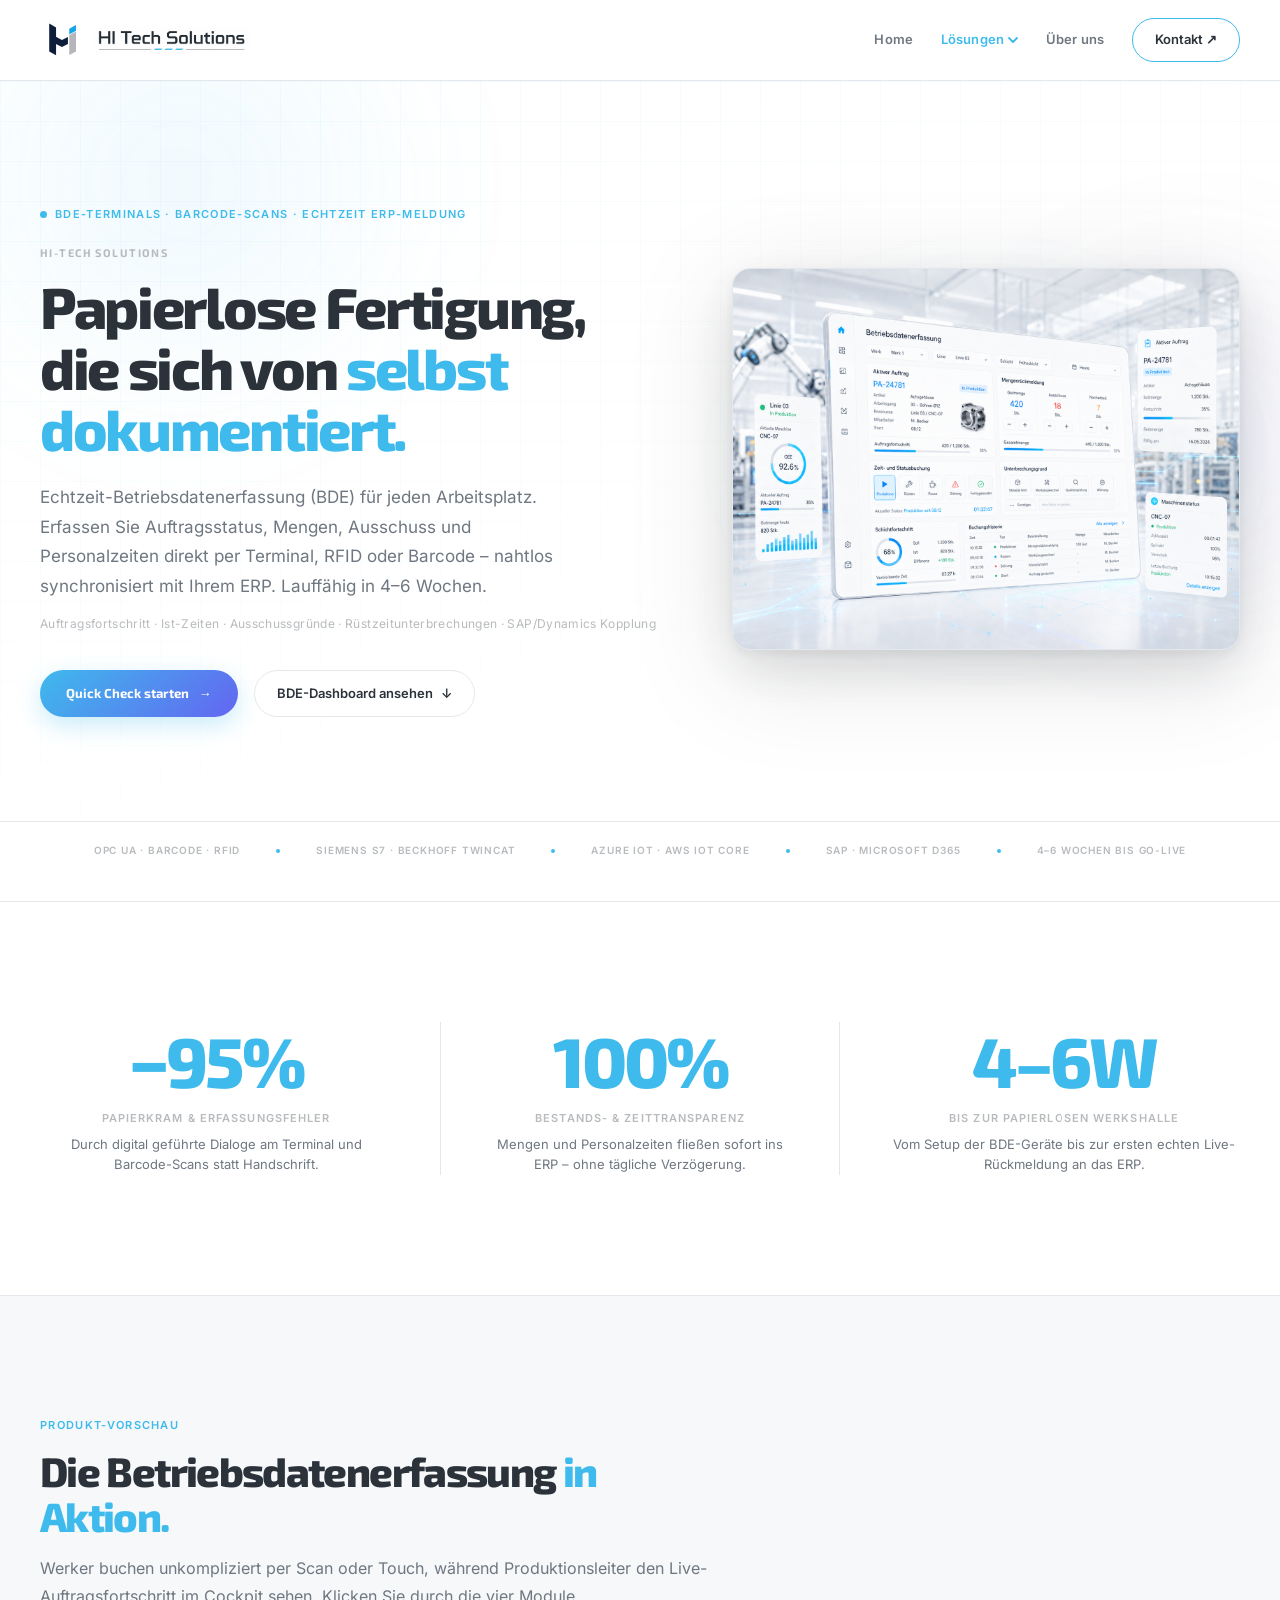
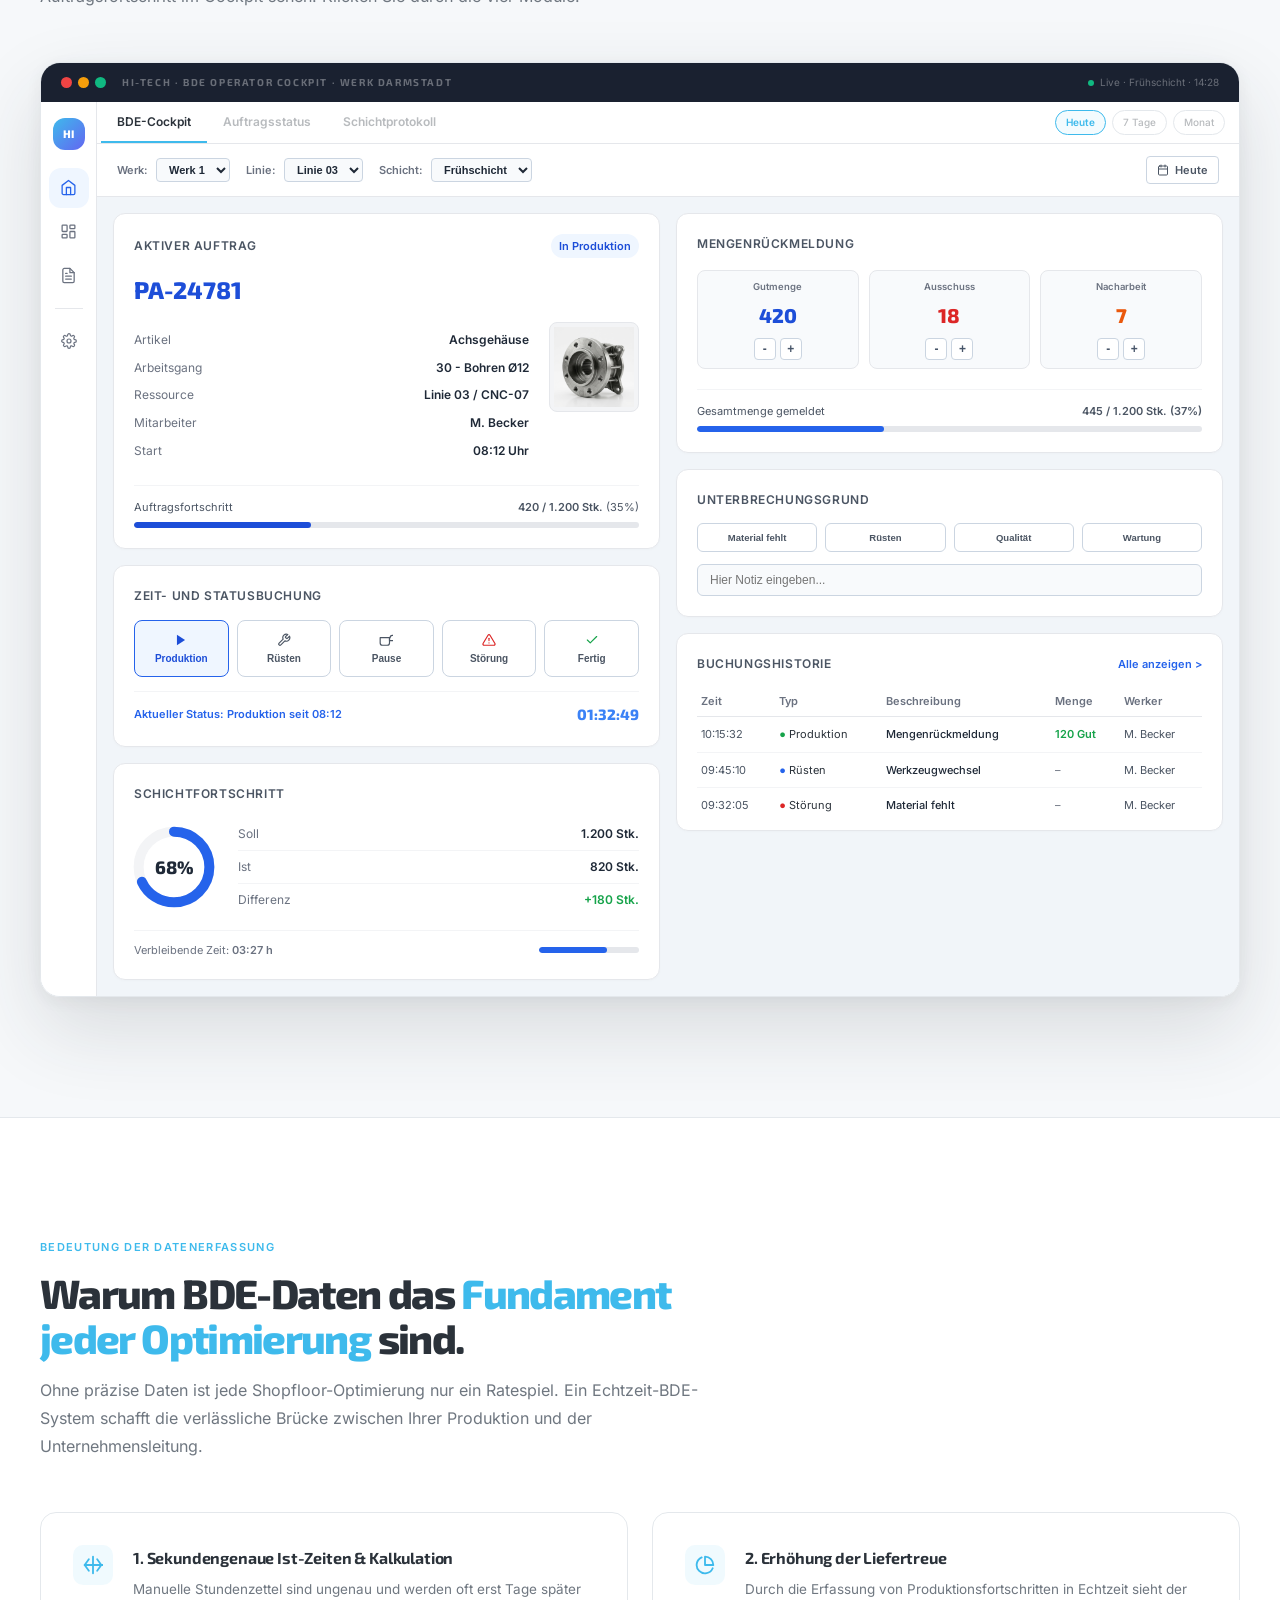
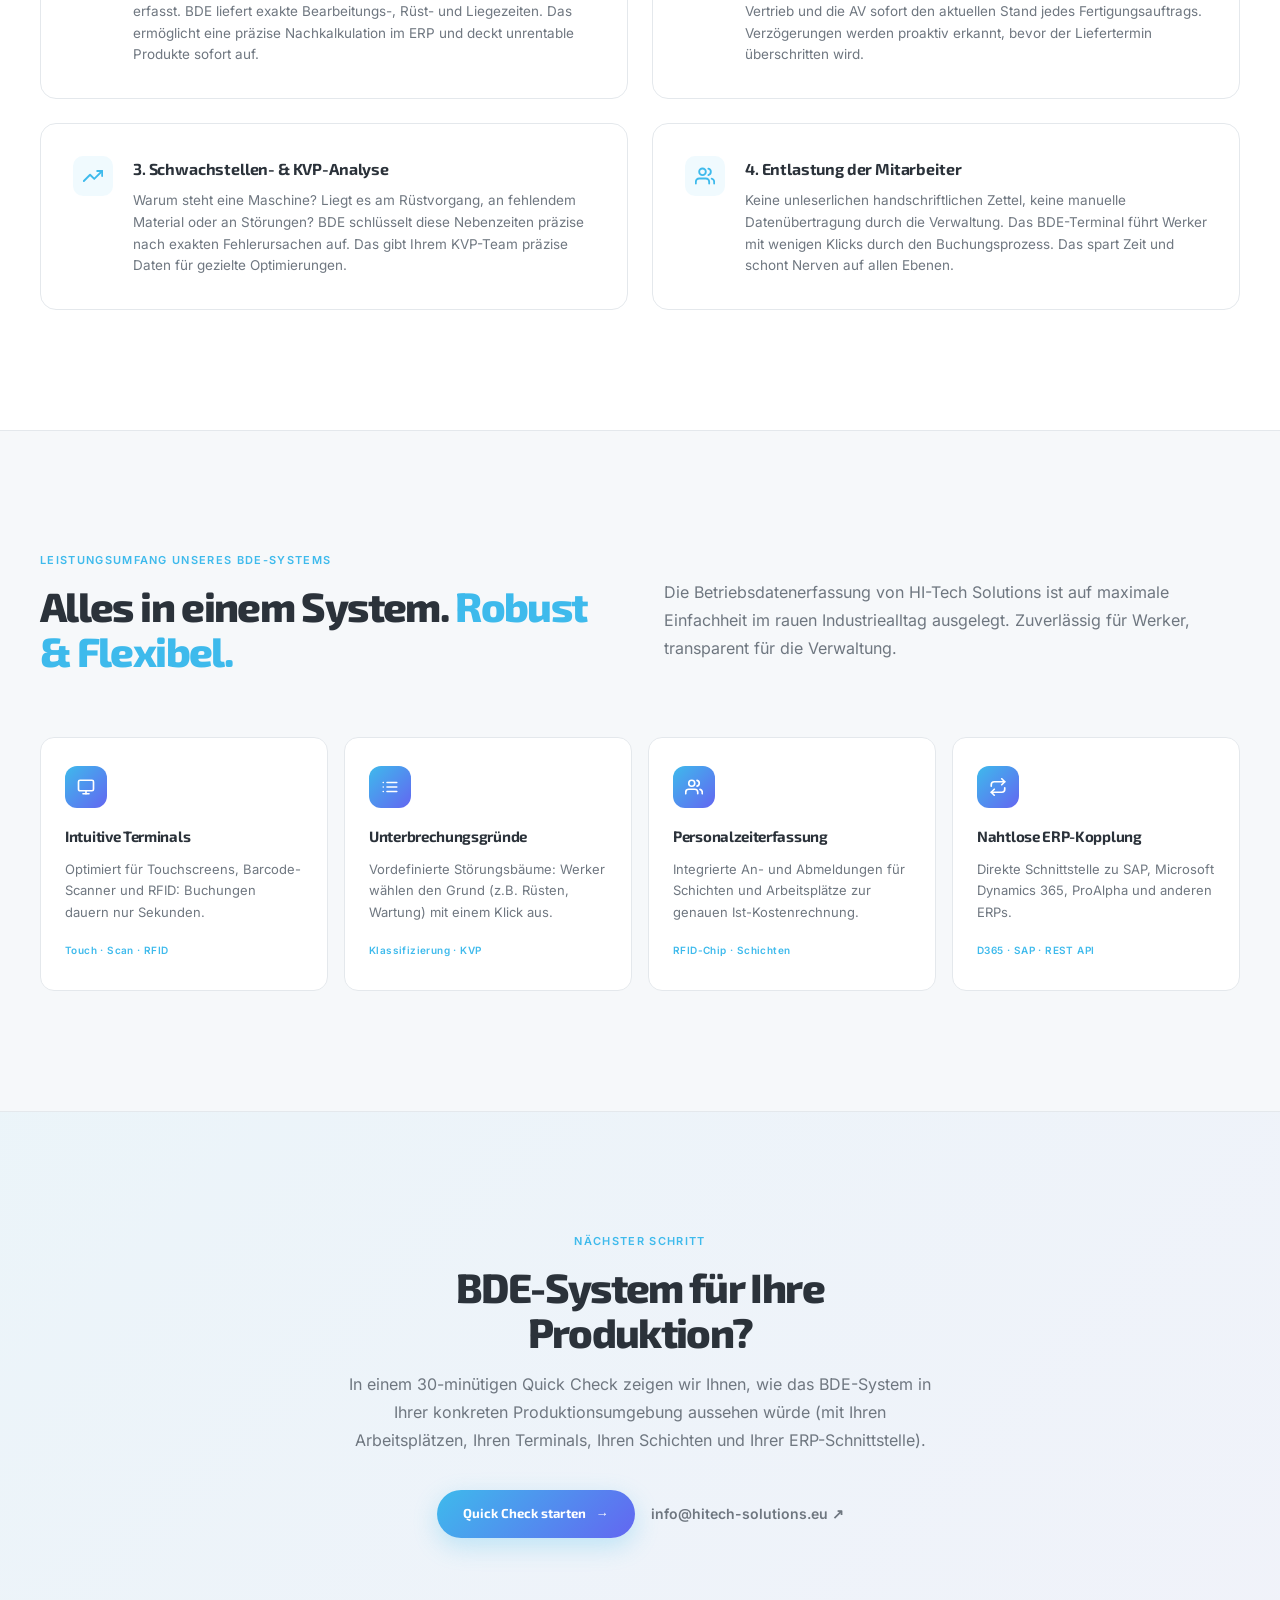
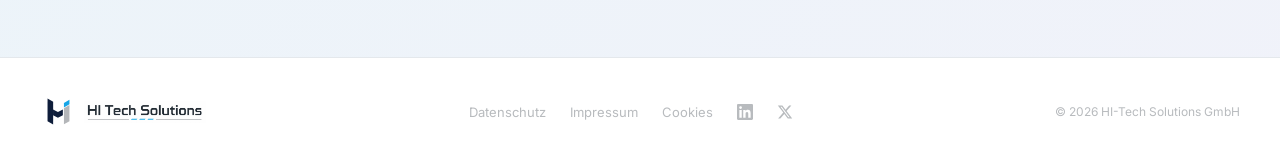
<file: bde.html>
<!DOCTYPE html>
<html lang="de">
<head>
  <meta charset="utf-8">
  <meta name="viewport" content="width=device-width, initial-scale=1">
  <title>Betriebsdatenerfassung (BDE) in Echtzeit - HI-Tech Solutions</title>
  <link rel="icon" type="image/png" sizes="32x32" href="assets/logo.png">
  <link rel="apple-touch-icon" href="assets/apple-touch-icon.png">
  <link rel="stylesheet" href="assets/fonts/fonts.css">
  <link rel="stylesheet" href="css/auth.css">
  <link rel="stylesheet" href="css/style.css">
  <script src="js/auth.js?v=20260629"></script>
  <script src="js/footer.js?v=20260624" defer></script>
  <script src="js/navbar.js?v=20260624" defer></script>
  <style>
    :root {
      --space-xs: 8px;
      --space-sm: 12px;
      --space-md: 16px;
      --space-lg: 24px;
      --space-xl: 36px;
      --space-xxl: 48px;
    }

    /* ── Spacing and Layout Grids ── */
    .stats-grid {
      display: grid;
      grid-template-columns: repeat(3, 1fr);
      gap: 0;
    }
    .stats-col {
      text-align: center;
      padding: 0 var(--space-xxl);
    }
    .stats-col:first-child {
      padding-left: 0;
      padding-right: var(--space-xxl);
    }
    .stats-col:last-child {
      padding-right: 0;
      padding-left: var(--space-xxl);
    }
    .stats-col.stats-mid {
      border-left: 1px solid var(--color-border);
      border-right: 1px solid var(--color-border);
    }

    .app-window-body {
      display: flex;
      background: #f8fafc;
      overflow-x: auto;
    }
    .app-window-inner {
      display: flex;
      flex: 1;
      min-width: 900px;
    }

    .app-kpi-grid {
      display: grid;
      grid-template-columns: repeat(4, 1fr);
      gap: 10px;
      margin-bottom: 12px;
    }
    .app-chart-grid {
      display: grid;
      grid-template-columns: 1fr 290px;
      gap: 10px;
    }
    .app-sch-grid {
      display: grid;
      grid-template-columns: repeat(3, 1fr);
      gap: 10px;
      margin-bottom: 10px;
    }

    .feat-header-grid {
      display: grid;
      grid-template-columns: 1fr 1fr;
      gap: var(--space-xxl);
      align-items: center;
      margin-bottom: var(--space-xxl);
    }
    .feat-grid {
      display: grid;
      grid-template-columns: repeat(4, 1fr);
      gap: var(--space-md);
    }
    
    .importance-grid {
      display: grid;
      grid-template-columns: repeat(2, 1fr);
      gap: var(--space-lg);
    }

    /* ── BDE Dashboard Grid ── */
    .bde-dashboard-grid {
      display: grid;
      grid-template-columns: 1fr 1fr;
      gap: 16px;
    }


    @media (max-width: 992px) {
      .app-kpi-grid {
        grid-template-columns: repeat(2, 1fr);
      }
      .feat-grid {
        grid-template-columns: repeat(2, 1fr);
      }
    }
    @media (max-width: 900px) {
      .bde-dashboard-grid {
        grid-template-columns: 1fr;
      }
    }
    @media (max-width: 768px) {
      .stats-grid {
        grid-template-columns: 1fr;
        gap: var(--space-xl);
      }
      .stats-col, .stats-col:first-child, .stats-col:last-child {
        padding: 0;
      }
      .stats-col.stats-mid {
        border-left: none;
        border-right: none;
        border-top: 1px solid var(--color-border);
        border-bottom: 1px solid var(--color-border);
        padding: var(--space-lg) 0;
      }
      .app-chart-grid {
        grid-template-columns: 1fr;
      }
      .app-sch-grid {
        grid-template-columns: 1fr;
      }
      .feat-header-grid {
        grid-template-columns: 1fr;
        gap: var(--space-md);
        margin-bottom: var(--space-xl);
      }
      .importance-grid {
        grid-template-columns: 1fr;
        gap: var(--space-md);
      }
    }
    @media (max-width: 568px) {
      .app-kpi-grid {
        grid-template-columns: 1fr;
      }
      .feat-grid {
        grid-template-columns: 1fr;
      }
    }

    /* ── Tab bar ── */
    .bde-tab {
      padding: 12px 16px; font-size: 12px; font-weight: 600;
      border: none; border-bottom: 2px solid transparent;
      background: transparent; cursor: pointer;
      color: var(--color-text-light); transition: all .2s ease;
      white-space: nowrap; font-family: var(--font-sans);
    }
    .bde-tab:hover { color: var(--color-text); }
    .bde-tab:active { transform: scale(0.96); }
    .bde-tab.tab-active { border-bottom: 2px solid var(--color-primary); color: var(--color-text); }

    /* ── Sidebar icon buttons ── */
    .sb-btn {
      width: 40px; height: 40px; border-radius: 12px; border: none;
      display: flex; align-items: center; justify-content: center;
      cursor: pointer; color: #6b7280; background: transparent;
      transition: all .2s ease;
    }
    .sb-btn:hover { background: #f3f4f6; color: #1d4ed8; }
    .sb-btn:active { transform: scale(0.96); }
    .sb-btn.sb-active { background: #eff6ff; color: #2563eb; }

    /* ── KPI ring card ── */
    .kpi-ring-card {
      background: var(--color-card-bg); border: 1px solid var(--color-border);
      border-radius: 14px; padding: 18px 16px;
      display: flex; align-items: center; gap: 14px;
      transition: all .25s ease;
    }
    .kpi-ring-card:hover {
      box-shadow: 0 6px 20px rgba(43, 50, 58, 0.08);
      transform: translateY(-2px);
    }
    .kpi-ring-card.kpi-primary { border-top: 2px solid var(--color-primary); }

    /* ── Data panel ── */
    .dp { background: #fff; border: 1px solid #e5e7eb; border-radius: 12px; padding: 18px 20px; }
    .dp-title { font-size: 12px; font-weight: 700; color: var(--color-text); margin-bottom: 14px; }

    /* ── Bar track ── */
    .bt { height: 6px; background: var(--color-border); border-radius: 999px; overflow: hidden; }
    .bf { height: 6px; border-radius: 999px; }

    /* ── Line analysis card ── */
    .lc {
      background: #fff; border: 1px solid #e5e7eb;
      border-radius: 14px; padding: 14px 16px;
    }
    .lc.lc-warn { border-color: rgba(245, 158, 11, 0.4); background: rgba(245, 158, 11, 0.02); }
    .lc.lc-crit { border-color: rgba(239, 68, 68, 0.4); background: rgba(239, 68, 68, 0.02); }

    /* ── Status pill ── */
    .sp { display: inline-flex; align-items: center; gap: 4px; padding: 2px 9px; border-radius: 999px; font-size: 10px; font-weight: 700; }
    .sp-run  { background: rgba(16, 185, 129, 0.1);  color: var(--color-emerald); }
    .sp-warn { background: rgba(245, 158, 11, 0.1); color: #d97706; }
    .sp-stop { background: rgba(239, 68, 68, 0.1);  color: #dc2626; }

    /* ── Feature card ── */
    .feat {
      background: var(--color-card-bg); border: 1px solid var(--color-border);
      border-radius: 14px; padding: 28px 24px;
      transition: all .3s cubic-bezier(.16,1,.3,1);
    }
    .feat:hover {
      transform: translateY(-4px);
      box-shadow: 0 12px 32px rgba(43, 50, 58, 0.08);
      border-color: rgba(var(--color-primary-rgb), 0.4);
    }
    .feat-num {
      width: 42px; height: 42px; border-radius: 12px;
      background: linear-gradient(135deg, var(--color-primary), var(--color-indigo));
      display: flex; align-items: center; justify-content: center;
      font-family: var(--font-display); font-size: 13px;
      font-weight: 800; color: #fff; margin-bottom: 16px;
    }

    /* ── Enhanced scroll reveal ── */
    .reveal {
      opacity: 0;
      transform: translateY(52px);
      filter: blur(7px);
      transition:
        opacity .9s cubic-bezier(.22,1,.36,1),
        transform .9s cubic-bezier(.22,1,.36,1),
        filter .75s cubic-bezier(.22,1,.36,1);
    }
    .reveal.in { opacity: 1; transform: none; filter: blur(0); }

    /* Dashboard app — perspective card tilt */
    .reveal-app {
      opacity: 0;
      transform: perspective(1100px) rotateX(6deg) translateY(72px) scale(.982);
      transform-origin: center bottom;
      transition:
        opacity 1.1s cubic-bezier(.22,1,.36,1),
        transform 1.3s cubic-bezier(.22,1,.36,1);
    }
    .reveal-app.in { opacity: 1; transform: none; }

    /* Stagger children */
    .stagger > * {
      opacity: 0;
      transform: translateY(40px) scale(.96);
      filter: blur(6px);
      transition:
        opacity .75s cubic-bezier(.22,1,.36,1),
        transform .75s cubic-bezier(.22,1,.36,1),
        filter .6s cubic-bezier(.22,1,.36,1);
    }
    .stagger.in > * { opacity: 1; transform: none; filter: blur(0); }
    .stagger.in > *:nth-child(1) { transition-delay:   0ms; }
    .stagger.in > *:nth-child(2) { transition-delay: 110ms; }
    .stagger.in > *:nth-child(3) { transition-delay: 220ms; }
    .stagger.in > *:nth-child(4) { transition-delay: 330ms; }
    .stagger.in > *:nth-child(n+5) { transition-delay: 440ms; }

    /* Tab pane switching classes */
    .tab-pane {
      display: none;
    }
    .tab-pane.active {
      display: block !important;
    }

    /* ── Mobile BDE Dashboard ── */
    @media (max-width: 768px) {
      .app-window-inner {
        min-width: 0;
      }
      .app-window-body {
        overflow-x: hidden;
      }
      .app-sidebar {
        display: none;
      }
      .app-tabbar {
        overflow-x: auto;
        -webkit-overflow-scrolling: touch;
        scrollbar-width: none;
      }
      .app-tabbar::-webkit-scrollbar {
        display: none;
      }
      .app-date-filters {
        display: none;
      }
      .app-chrome-title {
        display: none;
      }
      .app-chrome-live {
        margin-left: auto;
      }
      .app-kpi-grid {
        grid-template-columns: repeat(2, 1fr);
      }
      .kpi-ring-card {
        padding: 12px 10px;
        gap: 10px;
      }
      .kpi-ring-card svg {
        width: 44px;
        height: 44px;
      }
      .kpi-ring-card p:nth-child(2) {
        font-size: 18px !important;
      }
    }

    @media (max-width: 400px) {
      .app-kpi-grid {
        grid-template-columns: 1fr;
      }
    }

    /* ── Chart & Dashboard Animations ── */
    @keyframes tabSlideIn {
      from { opacity: 0; transform: translateY(10px); }
      to   { opacity: 1; transform: none; }
    }
    .tab-slide-in { animation: tabSlideIn 0.38s cubic-bezier(.22,1,.36,1) forwards; }
    .bde-dot {
      transform-box: fill-box;
      transform-origin: center;
    }
    
    /* Interactive Terminal Button Styles */
    .term-btn {
      transition: all 0.15s ease;
    }
    .term-btn:hover {
      filter: brightness(1.04);
      transform: translateY(-1px);
    }
    .term-btn:active {
      transform: translateY(1px);
      box-shadow: none !important;
    }

    .status-btn.active {
      background: #eff6ff !important;
      border-color: #2563eb !important;
      color: #1d4ed8 !important;
    }
    .reason-btn.active {
      background: #eff6ff !important;
      border-color: #2563eb !important;
      color: #1d4ed8 !important;
    }
  </style>
</head>
<body>

<!-- Scroll progress -->
<div style="position:fixed;top:0;left:0;right:0;height:3px;z-index:200;pointer-events:none;">
  <span id="progress-bar" style="display:block;width:100%;height:100%;background:linear-gradient(90deg,var(--color-primary),var(--color-indigo));transform:scaleX(0);transform-origin:left;transition:transform .1s linear;"></span>
</div>

<!-- ══ HEADER ══ -->
<hitech-navbar></hitech-navbar>

<!-- ══ HERO ══ -->
<section id="top" class="hero-section">
  <div class="hero-grid-pattern"></div>
  <div class="hero-glow-1"></div>
  <div class="hero-glow-2"></div>
  <div class="wrap hero-layout">
    <div>
      <p class="hi d1 hero-badge-container">
        <span class="hero-badge-pulse"></span>
        BDE-Terminals · Barcode-Scans · Echtzeit ERP-Meldung
      </p>
      <p class="hi d2 hero-brand">HI-Tech Solutions</p>
      <h1 class="hi d3 hero-title">Papierlose Fertigung,<br>die sich von <em>selbst dokumentiert.</em></h1>
      <p class="hi d4 hero-lead">Echtzeit-Betriebsdatenerfassung (BDE) für jeden Arbeitsplatz. Erfassen Sie Auftragsstatus, Mengen, Ausschuss und Personalzeiten direkt per Terminal, RFID oder Barcode – nahtlos synchronisiert mit Ihrem ERP. Lauffähig in 4–6 Wochen.</p>
      <p class="hi d5 hero-subtags">Auftragsfortschritt · Ist-Zeiten · Ausschussgründe · Rüstzeitunterbrechungen · SAP/Dynamics Kopplung</p>
      <div class="hi d6 hero-actions">
        <a href="index.html#quick-check" class="btn-gradient">Quick Check starten <span>→</span></a>
        <a href="#bde-showcase" class="btn-secondary">BDE-Dashboard ansehen <span>↓</span></a>
      </div>
    </div>
    <div class="hi d4 hero-visual">
      <div class="hero-visual-glow"></div>
      <img src="assets/bde.png" alt="BDE Betriebsdatenerfassung" width="1448" height="1086" loading="eager" style="filter: drop-shadow(0 20px 50px rgba(0,0,0,0.12));">
    </div>
  </div>
  <div class="trust-strip-container">
    <div class="wrap trust-strip-layout">
      <span class="trust-item">OPC UA · Barcode · RFID</span>
      <span class="trust-dot"></span>
      <span class="trust-item">Siemens S7 · Beckhoff TwinCAT</span>
      <span class="trust-dot"></span>
      <span class="trust-item">Azure IoT · AWS IoT Core</span>
      <span class="trust-dot"></span>
      <span class="trust-item">SAP · Microsoft D365</span>
      <span class="trust-dot"></span>
      <span class="trust-item">4–6 Wochen bis Go-Live</span>
    </div>
  </div>
</section>

<!-- ══ STATS ══ -->
<section class="sec" style="background:var(--color-card-bg);">
  <div class="wrap">
    <div class="reveal">
      <div class="stats-grid">
        <div class="stats-col">
          <p data-count="95" data-prefix="−" data-suffix="%" style="font-family:var(--font-display);font-size:clamp(44px,5.5vw,72px);font-weight:800;letter-spacing:-0.04em;color:var(--color-primary);line-height:1.1;">−95%</p>
          <p style="font-size:11px;font-weight:700;letter-spacing:.1em;text-transform:uppercase;color:var(--color-text-light);margin-top:10px;">Papierkram & Erfassungsfehler</p>
          <p style="font-size:13px;color:var(--color-text-muted);line-height:1.6;margin-top:6px;">Durch digital geführte Dialoge am Terminal und Barcode-Scans statt Handschrift.</p>
        </div>
        <div class="stats-col stats-mid">
          <p data-count="100" data-prefix="" data-suffix="%" style="font-family:var(--font-display);font-size:clamp(44px,5.5vw,72px);font-weight:800;letter-spacing:-0.04em;color:var(--color-primary);line-height:1.1;">100%</p>
          <p style="font-size:11px;font-weight:700;letter-spacing:.1em;text-transform:uppercase;color:var(--color-text-light);margin-top:10px;">Bestands- & Zeittransparenz</p>
          <p style="font-size:13px;color:var(--color-text-muted);line-height:1.6;margin-top:6px;">Mengen und Personalzeiten fließen sofort ins ERP – ohne tägliche Verzögerung.</p>
        </div>
        <div class="stats-col">
          <p style="font-family:var(--font-display);font-size:clamp(44px,5.5vw,72px);font-weight:800;letter-spacing:-0.04em;color:var(--color-primary);line-height:1.1;">4–6W</p>
          <p style="font-size:11px;font-weight:700;letter-spacing:.1em;text-transform:uppercase;color:var(--color-text-light);margin-top:10px;">Bis zur papierlosen Werkshalle</p>
          <p style="font-size:13px;color:var(--color-text-muted);line-height:1.6;margin-top:6px;">Vom Setup der BDE-Geräte bis zur ersten echten Live-Rückmeldung an das ERP.</p>
        </div>
      </div>
    </div>
  </div>
</section>

<!-- ══ BDE DASHBOARD SHOWCASE ══ -->
<section id="bde-showcase" class="sec" style="background:#f6f8fa;">
  <div class="wrap">
    <div class="reveal" style="max-width:680px;margin-bottom:52px;">
      <p class="section-eyebrow">Produkt-Vorschau</p>
      <h2 class="section-title">Die Betriebsdatenerfassung <em>in Aktion.</em></h2>
      <p class="section-desc">Werker buchen unkompliziert per Scan oder Touch, während Produktionsleiter den Live-Auftragsfortschritt im Cockpit sehen. Klicken Sie durch die vier Module.</p>
    </div>


      <!-- ══ APP WINDOW (TABLET MOCKUP) ══ -->
      <div class="reveal-app" style="border-radius:20px;overflow:hidden;box-shadow:0 32px 80px rgba(43,50,58,.14),0 4px 16px rgba(43,50,58,.06);border:1px solid var(--color-border);">

        <!-- Chrome bar -->
        <div style="background:#1a2130;padding:11px 20px;display:flex;align-items:center;gap:16px;">
          <div style="display:flex;gap:6px;">
            <span style="width:11px;height:11px;border-radius:50%;background:#ef4444;display:block;"></span>
            <span style="width:11px;height:11px;border-radius:50%;background:#f59e0b;display:block;"></span>
            <span style="width:11px;height:11px;border-radius:50%;background:var(--color-emerald);display:block;"></span>
          </div>
          <span class="app-chrome-title" style="font-family:var(--font-display);font-size:10px;font-weight:700;letter-spacing:.16em;text-transform:uppercase;color:rgba(255,255,255,.35);">HI-TECH · BDE OPERATOR COCKPIT · WERK DARMSTADT</span>
          <div class="app-chrome-live" style="margin-left:auto;display:flex;align-items:center;gap:6px;">
            <span style="width:6px;height:6px;background:var(--color-emerald);border-radius:50%;display:block;"></span>
            <span style="font-size:10px;color:rgba(255,255,255,.35);">Live · Frühschicht · 14:28</span>
          </div>
        </div>

        <!-- Body: sidebar + content -->
        <div class="app-window-body">
          <div class="app-window-inner">

            <!-- Sidebar (White/Light Theme as per bde.png) -->
            <div class="app-sidebar" style="width:56px;flex-shrink:0;background:#ffffff;display:flex;flex-direction:column;align-items:center;padding:16px 0 12px;gap:4px;border-right:1px solid #e5e7eb;">
              <!-- HI logo mark -->
              <div style="width:32px;height:32px;border-radius:12px;background:linear-gradient(135deg,var(--color-primary),var(--color-indigo));display:flex;align-items:center;justify-content:center;margin-bottom:14px;flex-shrink:0;">
                <span style="color:#fff;font-family:var(--font-display);font-size:11px;font-weight:800;letter-spacing:-.02em;">HI</span>
              </div>
              <!-- Cockpit -->
              <button class="sb-btn sb-active" data-tab-target="u" title="BDE-Cockpit">
                <svg width="17" height="17" viewBox="0 0 24 24" fill="none" stroke="currentColor" stroke-width="1.8" stroke-linecap="round" stroke-linejoin="round"><path d="m3 9 9-7 9 7v11a2 2 0 0 1-2 2H5a2 2 0 0 1-2-2z"/><polyline points="9 22 9 12 15 12 15 22"/></svg>
              </button>
              <!-- Grid Layout -->
              <button class="sb-btn" data-tab-target="l" title="Auftragsstatus">
                <svg width="17" height="17" viewBox="0 0 24 24" fill="none" stroke="currentColor" stroke-width="1.8" stroke-linecap="round" stroke-linejoin="round"><rect x="3" y="3" width="7" height="9" rx="1"/><rect x="14" y="3" width="7" height="5" rx="1"/><rect x="14" y="12" width="7" height="9" rx="1"/><rect x="3" y="16" width="7" height="5" rx="1"/></svg>
              </button>

              <!-- Schichtprotokoll -->
              <button class="sb-btn" data-tab-target="sch" title="Schichtprotokoll">
                <svg width="17" height="17" viewBox="0 0 24 24" fill="none" stroke="currentColor" stroke-width="1.8" stroke-linecap="round" stroke-linejoin="round"><path d="M14 2H6a2 2 0 0 0-2 2v16a2 2 0 0 0 2 2h12a2 2 0 0 0 2-2V8z"/><polyline points="14 2 14 8 20 8"/><line x1="16" y1="13" x2="8" y2="13"/><line x1="16" y1="17" x2="8" y2="17"/><polyline points="10 9 9 9 8 9"/></svg>
              </button>
              <!-- Divider -->
              <div style="width:28px;height:1px;background:#e5e7eb;margin:8px 0;flex-shrink:0;"></div>
              <!-- Settings -->
              <button class="sb-btn" title="Einstellungen">
                <svg width="16" height="16" viewBox="0 0 24 24" fill="none" stroke="currentColor" stroke-width="1.8" stroke-linecap="round" stroke-linejoin="round"><circle cx="12" cy="12" r="3"/><path d="M19.4 15a1.65 1.65 0 0 0 .33 1.82l.06.06a2 2 0 0 1-2.83 2.83l-.06-.06a1.65 1.65 0 0 0-1.82-.33 1.65 1.65 0 0 0-1 1.51V21a2 2 0 0 1-4 0v-.09A1.65 1.65 0 0 0 9 19.4a1.65 1.65 0 0 0-1.82.33l-.06.06a2 2 0 0 1-2.83-2.83l.06-.06A1.65 1.65 0 0 0 4.68 15a1.65 1.65 0 0 0-1.51-1H3a2 2 0 0 1 0-4h.09A1.65 1.65 0 0 0 4.6 9a1.65 1.65 0 0 0-.33-1.82l-.06-.06a2 2 0 0 1 2.83-2.83l.06.06A1.65 1.65 0 0 0 9 4.68a1.65 1.65 0 0 0 1-1.51V3a2 2 0 0 1 4 0v.09a1.65 1.65 0 0 0 1 1.51 1.65 1.65 0 0 0 1.82-.33l.06-.06a2 2 0 0 1 2.83 2.83l-.06.06A1.65 1.65 0 0 0 19.4 9a1.65 1.65 0 0 0 1.51 1H21a2 2 0 0 1 0 4h-.09a1.65 1.65 0 0 0-1.51 1z"/></svg>
              </button>
            </div>

            <!-- Main content -->
            <div style="flex:1;min-width:0;display:flex;flex-direction:column;">

              <!-- Tab bar (White/Light Theme) -->
              <div class="app-tabbar" style="display:flex;align-items:stretch;border-bottom:1px solid #e5e7eb;background:#fff;padding-left:4px;">
                <button class="bde-tab tab-active" data-tab-target="u">BDE-Cockpit</button>
                <button class="bde-tab" data-tab-target="l">Auftragsstatus</button>

                <button class="bde-tab" data-tab-target="sch">Schichtprotokoll</button>
                <div class="app-date-filters" style="margin-left:auto;display:flex;align-items:center;gap:6px;padding-right:14px;">
                  <span style="font-size:10px;padding:3px 10px;border-radius:999px;border:1px solid var(--color-primary);color:var(--color-primary);font-weight:600;background:rgba(var(--color-primary-rgb),0.06);">Heute</span>
                  <span style="font-size:10px;padding:3px 10px;border-radius:999px;border:1px solid var(--color-border);color:var(--color-text-light);font-weight:500;">7 Tage</span>
                  <span style="font-size:10px;padding:3px 10px;border-radius:999px;border:1px solid var(--color-border);color:var(--color-text-light);font-weight:500;">Monat</span>
                </div>
              </div>

              <!-- Header dropdown filters from bde.png -->
              <div style="background:#fff; border-bottom:1px solid #e5e7eb; padding:12px 20px; display:flex; gap:16px; align-items:center; flex-wrap:wrap; font-family:var(--font-sans);">
                <div style="display:flex; align-items:center; gap:8px;">
                  <span style="font-size:11px; font-weight:600; color:#6b7280;">Werk:</span>
                  <select style="border:1px solid #cbd5e1; border-radius:4px; padding:4px 8px; font-size:11px; color:#1f2937; font-weight:600; background:#f8fafc; outline:none;"><option>Werk 1</option></select>
                </div>
                <div style="display:flex; align-items:center; gap:8px;">
                  <span style="font-size:11px; font-weight:600; color:#6b7280;">Linie:</span>
                  <select style="border:1px solid #cbd5e1; border-radius:4px; padding:4px 8px; font-size:11px; color:#1f2937; font-weight:600; background:#f8fafc; outline:none;"><option>Linie 03</option></select>
                </div>
                <div style="display:flex; align-items:center; gap:8px;">
                  <span style="font-size:11px; font-weight:600; color:#6b7280;">Schicht:</span>
                  <select style="border:1px solid #cbd5e1; border-radius:4px; padding:4px 8px; font-size:11px; color:#1f2937; font-weight:600; background:#f8fafc; outline:none;"><option>Frühschicht</option></select>
                </div>
                <div style="margin-left:auto; display:flex; align-items:center; gap:8px;">
                  <span style="font-size:11px; padding:4px 10px; border-radius:4px; border:1px solid #cbd5e1; color:#4b5563; font-weight:600; background:#fff; display:flex; align-items:center; gap:6px;">
                    <svg width="12" height="12" viewBox="0 0 24 24" fill="none" stroke="currentColor" stroke-width="2" stroke-linecap="round" stroke-linejoin="round"><rect x="3" y="4" width="18" height="18" rx="2" ry="2"/><line x1="16" y1="2" x2="16" y2="6"/><line x1="8" y1="2" x2="8" y2="6"/><line x1="3" y1="10" x2="21" y2="10"/></svg>
                    Heute
                  </span>
                </div>
              </div>

              <!-- Tab content -->
              <div style="padding:16px;background:#f1f5f9;min-height:380px;">

                <!-- ── TAB 1: BDE-COCKPIT (ÜBERSICHT) ── -->
                <div class="tab-pane active" id="content-u">
                  <div class="bde-dashboard-grid">
                    
                    <!-- Column 1 -->
                    <div style="display:flex; flex-direction:column; gap:16px;">
                      
                      <!-- Card 1: Aktiver Auftrag -->
                      <div class="dp" style="background:#fff; border:1px solid #e5e7eb; border-radius:12px; padding:20px; display:flex; flex-direction:column; justify-content:space-between; box-shadow: 0 1px 3px rgba(0,0,0,0.02);">
                        <div>
                          <div style="display:flex; justify-content:space-between; align-items:center; margin-bottom:12px;">
                            <span style="font-size:12px; font-weight:700; color:#4b5563; text-transform:uppercase; letter-spacing:0.05em;">Aktiver Auftrag</span>
                            <span style="font-size:11px; font-weight:700; background:#eff6ff; color:#1d4ed8; padding:3px 8px; border-radius:999px;">In Produktion</span>
                          </div>
                          <div style="display:flex; justify-content:space-between; gap:20px;">
                            <div style="flex:1;">
                              <h3 style="font-family:var(--font-display); font-size:24px; font-weight:800; color:#1d4ed8; margin:0 0 16px;">PA-24781</h3>
                              <table style="width:100%; border-collapse:collapse; font-size:12px;">
                                <tr><td style="color:#6b7280; padding:4px 0;">Artikel</td><td style="font-weight:600; color:#1f2937; text-align:right;">Achsgehäuse</td></tr>
                                <tr><td style="color:#6b7280; padding:4px 0;">Arbeitsgang</td><td style="font-weight:600; color:#1f2937; text-align:right;">30 - Bohren Ø12</td></tr>
                                <tr><td style="color:#6b7280; padding:4px 0;">Ressource</td><td style="font-weight:600; color:#1f2937; text-align:right;">Linie 03 / CNC-07</td></tr>
                                <tr><td style="color:#6b7280; padding:4px 0;">Mitarbeiter</td><td style="font-weight:600; color:#1f2937; text-align:right;">M. Becker</td></tr>
                                <tr><td style="color:#6b7280; padding:4px 0;">Start</td><td style="font-weight:600; color:#1f2937; text-align:right;">08:12 Uhr</td></tr>
                              </table>
                            </div>
                            <!-- Machined part illustration -->
                            <div style="width:90px; height:90px; border-radius:8px; background:#f3f4f6; display:flex; align-items:center; justify-content:center; border:1px solid #e5e7eb; align-self: center; overflow:hidden; padding:4px;">
                              <img src="assets/achsgehaeuse.png" alt="Achsgehäuse" style="max-width:100%; max-height:100%; object-fit:contain;">
                            </div>
                          </div>
                        </div>
                        <div style="margin-top:20px; border-top:1px solid #f3f4f6; padding-top:12px;">
                          <div style="display:flex; justify-content:space-between; font-size:11px; color:#4b5563; margin-bottom:6px;">
                            <span>Auftragsfortschritt</span>
                            <span><strong>420 / 1.200 Stk.</strong> (35%)</span>
                          </div>
                          <div style="height:6px; background:#e5e7eb; border-radius:999px; overflow:hidden;">
                            <div class="chart-bar" style="height:100%; width:35%; background:#1d4ed8; border-radius:999px;"></div>
                          </div>
                        </div>
                      </div>

                      <!-- Card 3: Zeit- und Statusbuchung -->
                      <div class="dp" style="background:#fff; border:1px solid #e5e7eb; border-radius:12px; padding:20px; display:flex; flex-direction:column; justify-content:space-between; box-shadow: 0 1px 3px rgba(0,0,0,0.02);">
                        <div>
                          <span style="font-size:12px; font-weight:700; color:#4b5563; text-transform:uppercase; letter-spacing:0.05em; display:block; margin-bottom:14px;">Zeit- und Statusbuchung</span>
                          <div style="display:flex; gap:8px; flex-wrap:wrap;">
                            <button class="term-btn status-btn active" style="flex:1; min-width:70px; background:#eff6ff; border:1.5px solid #2563eb; border-radius:8px; padding:12px 6px; color:#1d4ed8; font-weight:700; font-size:10px; cursor:pointer; display:flex; flex-direction:column; align-items:center; gap:6px;">
                              <svg width="14" height="14" viewBox="0 0 24 24" fill="currentColor"><polygon points="5 3 19 12 5 21 5 3"/></svg>
                              Produktion
                            </button>
                            <button class="term-btn status-btn" style="flex:1; min-width:70px; background:#fff; border:1.5px solid #cbd5e1; border-radius:8px; padding:12px 6px; color:#4b5563; font-weight:600; font-size:10px; cursor:pointer; display:flex; flex-direction:column; align-items:center; gap:6px;">
                              <svg width="14" height="14" viewBox="0 0 24 24" fill="none" stroke="currentColor" stroke-width="2" stroke-linecap="round" stroke-linejoin="round"><path d="M14.7 6.3a1 1 0 0 0 0 1.4l1.6 1.6a1 1 0 0 0 1.4 0l3.77-3.77a6 6 0 0 1-7.94 7.94l-6.91 6.91a2.12 2.12 0 0 1-3-3l6.91-6.91a6 6 0 0 1 7.94-7.94l-3.76 3.76z"/></svg>
                              Rüsten
                            </button>
                            <button class="term-btn status-btn" style="flex:1; min-width:70px; background:#fff; border:1.5px solid #cbd5e1; border-radius:8px; padding:12px 6px; color:#4b5563; font-weight:600; font-size:10px; cursor:pointer; display:flex; flex-direction:column; align-items:center; gap:6px;">
                              <svg width="14" height="14" viewBox="0 0 24 24" fill="none" stroke="currentColor" stroke-width="2" stroke-linecap="round" stroke-linejoin="round"><path d="M18 8h1a4 4 0 0 1 8 0v1a4 4 0 0 1-4 4h-5V8z"/><path d="M2 8h16v9a4 4 0 0 1-4 4H6a4 4 0 0 1-4-4V8z"/></svg>
                              Pause
                            </button>
                            <button class="term-btn status-btn" style="flex:1; min-width:70px; background:#fff; border:1.5px solid #cbd5e1; border-radius:8px; padding:12px 6px; color:#4b5563; font-weight:600; font-size:10px; cursor:pointer; display:flex; flex-direction:column; align-items:center; gap:6px;">
                              <svg width="14" height="14" viewBox="0 0 24 24" fill="none" stroke="#dc2626" stroke-width="2" stroke-linecap="round" stroke-linejoin="round"><path d="M10.29 3.86L1.82 18a2 2 0 0 0 1.71 3h16.94a2 2 0 0 0 1.71-3L13.71 3.86a2 2 0 0 0-3.42 0z"/><line x1="12" y1="9" x2="12" y2="13"/><line x1="12" y1="17" x2="12.01" y2="17"/></svg>
                              Störung
                            </button>
                            <button class="term-btn status-btn" style="flex:1; min-width:70px; background:#fff; border:1.5px solid #cbd5e1; border-radius:8px; padding:12px 6px; color:#4b5563; font-weight:600; font-size:10px; cursor:pointer; display:flex; flex-direction:column; align-items:center; gap:6px;">
                              <svg width="14" height="14" viewBox="0 0 24 24" fill="none" stroke="#16a34a" stroke-width="2" stroke-linecap="round" stroke-linejoin="round"><polyline points="20 6 9 17 4 12"/></svg>
                              Fertig
                            </button>
                          </div>
                        </div>
                        <div style="margin-top:14px; border-top:1px solid #f3f4f6; padding-top:10px; display:flex; justify-content:space-between; align-items:center;">
                          <span id="status-label" style="font-size:11px; color:#2563eb; font-weight:600;">Aktueller Status: Produktion seit 08:12</span>
                          <span style="font-family:var(--font-display); font-size:15px; font-weight:800; color:#3b82f6;" id="bde-timer">01:32:47</span>
                        </div>
                      </div>

                      <!-- Card 5: Schichtfortschritt -->
                      <div class="dp" style="background:#fff; border:1px solid #e5e7eb; border-radius:12px; padding:20px; display:flex; flex-direction:column; justify-content:space-between; box-shadow: 0 1px 3px rgba(0,0,0,0.02);">
                        <div>
                          <span style="font-size:12px; font-weight:700; color:#4b5563; text-transform:uppercase; letter-spacing:0.05em; display:block; margin-bottom:14px;">Schichtfortschritt</span>
                          <div style="display:flex; align-items:center; gap:24px;">
                            <!-- Donut Circle 68% -->
                            <div style="position:relative; width:80px; height:80px; flex-shrink:0;">
                              <svg viewBox="0 0 36 36" style="width:80px; height:80px; overflow:visible;">
                                <circle cx="18" cy="18" r="15.915" fill="none" stroke="#f3f4f6" stroke-width="4.5"></circle>
                                <circle cx="18" cy="18" r="15.915" fill="none" stroke="#2563eb" stroke-width="4.5"
                                  stroke-dasharray="100" stroke-dashoffset="32"
                                  stroke-linecap="round" transform="rotate(-90 18 18)"></circle>
                              </svg>
                              <div style="position:absolute; inset:0; display:flex; flex-direction:column; align-items:center; justify-content:center;">
                                <span style="font-family:var(--font-display); font-size:18px; font-weight:800; color:#1f2937; line-height:1;">68%</span>
                              </div>
                            </div>
                            
                            <!-- Soll/Ist/Diff -->
                            <div style="flex:1;">
                              <table style="width:100%; border-collapse:collapse; font-size:12px;">
                                <tr style="border-bottom:1px solid #f3f4f6;"><td style="color:#6b7280; padding:6px 0;">Soll</td><td style="font-weight:700; color:#1f2937; text-align:right;">1.200 Stk.</td></tr>
                                <tr style="border-bottom:1px solid #f3f4f6;"><td style="color:#6b7280; padding:6px 0;">Ist</td><td style="font-weight:700; color:#1f2937; text-align:right;">820 Stk.</td></tr>
                                <tr><td style="color:#6b7280; padding:6px 0;">Differenz</td><td style="font-weight:700; color:#16a34a; text-align:right;">+180 Stk.</td></tr>
                              </table>
                            </div>
                          </div>
                        </div>
                        <div style="margin-top:14px; border-top:1px solid #f3f4f6; padding-top:10px; display:flex; justify-content:space-between; align-items:center;">
                          <span style="font-size:11px; color:#6b7280;">Verbleibende Zeit: <strong>03:27 h</strong></span>
                          <div style="width:100px; height:6px; background:#e5e7eb; border-radius:999px; overflow:hidden;">
                            <div class="chart-bar" style="height:100%; width:68%; background:#2563eb; border-radius:999px;"></div>
                          </div>
                        </div>
                      </div>

                    </div>
                    
                    <!-- Column 2 -->
                    <div style="display:flex; flex-direction:column; gap:16px;">
                      
                      <!-- Card 2: Mengenrückmeldung -->
                      <div class="dp" style="background:#fff; border:1px solid #e5e7eb; border-radius:12px; padding:20px; display:flex; flex-direction:column; justify-content:space-between; box-shadow: 0 1px 3px rgba(0,0,0,0.02);">
                        <div>
                          <span style="font-size:12px; font-weight:700; color:#4b5563; text-transform:uppercase; letter-spacing:0.05em; display:block; margin-bottom:16px;">Mengenrückmeldung</span>
                          <div style="display:grid; grid-template-columns:repeat(3, 1fr); gap:10px; text-align:center;">
                            
                            <!-- Gutmenge -->
                            <div style="background:#f8fafc; border:1px solid #e5e7eb; border-radius:8px; padding:8px 4px;">
                              <span style="font-size:9.5px; font-weight:600; color:#6b7280; display:block; margin-bottom:4px;">Gutmenge</span>
                              <span style="font-family:var(--font-display); font-size:20px; font-weight:800; color:#1d4ed8; display:block; margin-bottom:6px;" id="val-gut">420</span>
                              <div style="display:flex; justify-content:center; gap:4px;">
                                <button onclick="changeVal('gut', -1)" style="width:22px; height:22px; border:1px solid #cbd5e1; background:#fff; border-radius:4px; font-size:12px; font-weight:700; color:#475569; cursor:pointer; display:flex; align-items:center; justify-content:center;">-</button>
                                <button onclick="changeVal('gut', 1)" style="width:22px; height:22px; border:1px solid #cbd5e1; background:#fff; border-radius:4px; font-size:12px; font-weight:700; color:#475569; cursor:pointer; display:flex; align-items:center; justify-content:center;">+</button>
                              </div>
                            </div>
                            
                            <!-- Ausschuss -->
                            <div style="background:#f8fafc; border:1px solid #e5e7eb; border-radius:8px; padding:8px 4px;">
                              <span style="font-size:9.5px; font-weight:600; color:#6b7280; display:block; margin-bottom:4px;">Ausschuss</span>
                              <span style="font-family:var(--font-display); font-size:20px; font-weight:800; color:#dc2626; display:block; margin-bottom:6px;" id="val-aus">18</span>
                              <div style="display:flex; justify-content:center; gap:4px;">
                                <button onclick="changeVal('aus', -1)" style="width:22px; height:22px; border:1px solid #cbd5e1; background:#fff; border-radius:4px; font-size:12px; font-weight:700; color:#475569; cursor:pointer; display:flex; align-items:center; justify-content:center;">-</button>
                                <button onclick="changeVal('aus', 1)" style="width:22px; height:22px; border:1px solid #cbd5e1; background:#fff; border-radius:4px; font-size:12px; font-weight:700; color:#475569; cursor:pointer; display:flex; align-items:center; justify-content:center;">+</button>
                              </div>
                            </div>
                            
                            <!-- Nacharbeit -->
                            <div style="background:#f8fafc; border:1px solid #e5e7eb; border-radius:8px; padding:8px 4px;">
                              <span style="font-size:9.5px; font-weight:600; color:#6b7280; display:block; margin-bottom:4px;">Nacharbeit</span>
                              <span style="font-family:var(--font-display); font-size:20px; font-weight:800; color:#ea580c; display:block; margin-bottom:6px;" id="val-nach">7</span>
                              <div style="display:flex; justify-content:center; gap:4px;">
                                <button onclick="changeVal('nach', -1)" style="width:22px; height:22px; border:1px solid #cbd5e1; background:#fff; border-radius:4px; font-size:12px; font-weight:700; color:#475569; cursor:pointer; display:flex; align-items:center; justify-content:center;">-</button>
                                <button onclick="changeVal('nach', 1)" style="width:22px; height:22px; border:1px solid #cbd5e1; background:#fff; border-radius:4px; font-size:12px; font-weight:700; color:#475569; cursor:pointer; display:flex; align-items:center; justify-content:center;">+</button>
                              </div>
                            </div>
                            
                          </div>
                        </div>
                        <div style="margin-top:20px; border-top:1px solid #f3f4f6; padding-top:12px;">
                          <div style="display:flex; justify-content:space-between; font-size:11px; color:#4b5563; margin-bottom:6px;">
                            <span>Gesamtmenge gemeldet</span>
                            <span><strong id="val-total">445</strong><strong> / 1.200 Stk.</strong><strong id="pct-label"> (37%)</strong></span>
                          </div>
                          <div style="height:6px; background:#e5e7eb; border-radius:999px; overflow:hidden;">
                            <div class="chart-bar" id="bar-total" style="height:100%; width:37%; background:#2563eb; border-radius:999px;"></div>
                          </div>
                        </div>
                      </div>

                      <!-- Card 4: Unterbrechungsgrund -->
                      <div class="dp" style="background:#fff; border:1px solid #e5e7eb; border-radius:12px; padding:20px; display:flex; flex-direction:column; justify-content:space-between; box-shadow: 0 1px 3px rgba(0,0,0,0.02);">
                        <div>
                          <span style="font-size:12px; font-weight:700; color:#4b5563; text-transform:uppercase; letter-spacing:0.05em; display:block; margin-bottom:14px;">Unterbrechungsgrund</span>
                          <div style="display:grid; grid-template-columns:repeat(4, 1fr); gap:8px; margin-bottom:12px;">
                            <button class="term-btn reason-btn" style="background:#fff; border:1px solid #cbd5e1; border-radius:6px; padding:8px 4px; font-size:9.5px; font-weight:600; color:#4b5563; cursor:pointer; text-align:center;">
                              Material fehlt
                            </button>
                            <button class="term-btn reason-btn" style="background:#fff; border:1px solid #cbd5e1; border-radius:6px; padding:8px 4px; font-size:9.5px; font-weight:600; color:#4b5563; cursor:pointer; text-align:center;">
                              Rüsten
                            </button>
                            <button class="term-btn reason-btn" style="background:#fff; border:1px solid #cbd5e1; border-radius:6px; padding:8px 4px; font-size:9.5px; font-weight:600; color:#4b5563; cursor:pointer; text-align:center;">
                              Qualität
                            </button>
                            <button class="term-btn reason-btn" style="background:#fff; border:1px solid #cbd5e1; border-radius:6px; padding:8px 4px; font-size:9.5px; font-weight:600; color:#4b5563; cursor:pointer; text-align:center;">
                              Wartung
                            </button>
                          </div>
                        </div>
                        <div>
                          <input type="text" placeholder="Hier Notiz eingeben..." style="width:100%; box-sizing:border-box; border:1px solid #cbd5e1; border-radius:6px; padding:8px 12px; font-size:12px; color:#1f2937; outline:none; background:#f8fafc;">
                        </div>
                      </div>

                      <!-- Card 6: Buchungshistorie -->
                      <div class="dp" style="background:#fff; border:1px solid #e5e7eb; border-radius:12px; padding:20px; display:flex; flex-direction:column; justify-content:space-between; box-shadow: 0 1px 3px rgba(0,0,0,0.02); height: 198px;">
                        <div>
                          <div style="display:flex; justify-content:space-between; align-items:center; margin-bottom:12px;">
                            <span style="font-size:12px; font-weight:700; color:#4b5563; text-transform:uppercase; letter-spacing:0.05em;">Buchungshistorie</span>
                            <a href="#" style="font-size:11px; font-weight:600; color:#2563eb; text-decoration:none;">Alle anzeigen &gt;</a>
                          </div>
                          <div style="overflow-x:auto;">
                            <table style="width:100%; border-collapse:collapse; font-size:11px; text-align:left;">
                              <thead>
                                <tr style="border-bottom:1px solid #e5e7eb; color:#6b7280;">
                                  <th style="padding:6px 4px; font-weight:600;">Zeit</th>
                                  <th style="padding:6px 4px; font-weight:600;">Typ</th>
                                  <th style="padding:6px 4px; font-weight:600;">Beschreibung</th>
                                  <th style="padding:6px 4px; font-weight:600;">Menge</th>
                                  <th style="padding:6px 4px; font-weight:600;">Werker</th>
                                </tr>
                              </thead>
                              <tbody>
                                <tr style="border-bottom:1px solid #f3f4f6;">
                                  <td style="padding:8px 4px; color:#4b5563;">10:15:32</td>
                                  <td style="padding:8px 4px;"><span style="color:#16a34a; font-weight:700;">●</span> Produktion</td>
                                  <td style="padding:8px 4px; color:#1f2937; font-weight:500;">Mengenrückmeldung</td>
                                  <td style="padding:8px 4px; color:#16a34a; font-weight:600;">120 Gut</td>
                                  <td style="padding:8px 4px; color:#4b5563;">M. Becker</td>
                                </tr>
                                <tr style="border-bottom:1px solid #f3f4f6;">
                                  <td style="padding:8px 4px; color:#4b5563;">09:45:10</td>
                                  <td style="padding:8px 4px;"><span style="color:#2563eb; font-weight:700;">●</span> Rüsten</td>
                                  <td style="padding:8px 4px; color:#1f2937; font-weight:500;">Werkzeugwechsel</td>
                                  <td style="padding:8px 4px; color:#6b7280;">–</td>
                                  <td style="padding:8px 4px; color:#4b5563;">M. Becker</td>
                                </tr>
                                <tr>
                                  <td style="padding:8px 4px; color:#4b5563;">09:32:05</td>
                                  <td style="padding:8px 4px;"><span style="color:#dc2626; font-weight:700;">●</span> Störung</td>
                                  <td style="padding:8px 4px; color:#1f2937; font-weight:500;">Material fehlt</td>
                                  <td style="padding:8px 4px; color:#6b7280;">–</td>
                                  <td style="padding:8px 4px; color:#4b5563;">M. Becker</td>
                                </tr>
                              </tbody>
                            </table>
                          </div>
                        </div>
                      </div>

                    </div>
                    
                  </div>
                </div>

                <!-- ── TAB 2: AUFTRAGSSTATUS ── -->
                <div class="tab-pane" id="content-l" style="display: none;">
                  <div style="display:flex;flex-direction:column;gap:8px;">

                    <div class="lc">
                      <div style="display:flex;align-items:center;gap:12px;margin-bottom:10px;">
                        <div style="flex:1;">
                          <div style="display:flex;justify-content:space-between;align-items:baseline;margin-bottom:4px;">
                            <p style="font-size:13px;font-weight:700;color:var(--color-text);">Auftrag #20412: Gehäusedeckel XL</p>
                            <div style="display:flex;align-items:center;gap:8px;"><span class="sp sp-run">● Aktiv</span><span style="font-size:11px;font-weight:700;color:var(--color-emerald);">92.1% erfüllt</span></div>
                          </div>
                          <div style="display:flex;align-items:center;gap:8px;">
                            <span style="font-family:var(--font-display);font-size:20px;font-weight:800;color:var(--color-primary);width:105px;flex-shrink:0;">18.420 Stk</span>
                            <div style="flex:1;height:8px;background:var(--color-border);border-radius:999px;overflow:hidden;"><div class="chart-bar" style="height:8px;width:92.1%;background:linear-gradient(90deg,var(--color-primary),var(--color-indigo));border-radius:999px;"></div></div>
                          </div>
                        </div>
                      </div>
                      <div style="display:flex;gap:16px;">
                        <span style="font-size:10px;color:var(--color-text-muted);">Soll: <strong style="color:var(--color-text);">20.000 Stk</strong></span>
                        <span style="font-size:10px;color:var(--color-text-muted);">Ausschuss: <strong style="color:#dc2626;">260 Stk</strong></span>
                        <span style="font-size:10px;color:var(--color-text-muted);">Laufzeit Ist: <strong style="color:var(--color-text);">14,2h</strong> (Plan: 16,0h)</span>
                        <span style="font-size:10px;color:var(--color-text-light);margin-left:auto;">Stanze 02 · Thomas Becker</span>
                      </div>
                    </div>

                    <div class="lc">
                      <div style="display:flex;align-items:center;gap:12px;margin-bottom:10px;">
                        <div style="flex:1;">
                          <div style="display:flex;justify-content:space-between;align-items:baseline;margin-bottom:4px;">
                            <p style="font-size:13px;font-weight:700;color:var(--color-text);">Auftrag #20413: Platinenbestückung</p>
                            <div style="display:flex;align-items:center;gap:8px;"><span class="sp sp-warn">⚠ Rüsten</span><span style="font-size:11px;font-weight:700;color:#d97706;">90.0% erfüllt</span></div>
                          </div>
                          <div style="display:flex;align-items:center;gap:8px;">
                            <span style="font-family:var(--font-display);font-size:20px;font-weight:800;color:#d97706;width:105px;flex-shrink:0;">4.500 Stk</span>
                            <div style="flex:1;height:8px;background:var(--color-border);border-radius:999px;overflow:hidden;"><div class="chart-bar" style="height:8px;width:90.0%;background:#f59e0b;border-radius:999px;"></div></div>
                          </div>
                        </div>
                      </div>
                      <div style="display:flex;gap:16px;">
                        <span style="font-size:10px;color:var(--color-text-muted);">Soll: <strong style="color:var(--color-text);">5.000 Stk</strong></span>
                        <span style="font-size:10px;color:var(--color-text-muted);">Ausschuss: <strong style="color:#dc2626;">45 Stk</strong></span>
                        <span style="font-size:10px;color:var(--color-text-muted);">Laufzeit Ist: <strong style="color:var(--color-text);">3,8h</strong> (Plan: 4,0h)</span>
                        <span style="font-size:10px;color:var(--color-text-light);margin-left:auto;">Schweißen 04 · Anton Schmitz</span>
                      </div>
                    </div>

                    <div class="lc lc-warn">
                      <div style="display:flex;align-items:center;gap:12px;margin-bottom:10px;">
                        <div style="flex:1;">
                          <div style="display:flex;justify-content:space-between;align-items:baseline;margin-bottom:4px;">
                            <p style="font-size:13px;font-weight:700;color:var(--color-text);">Auftrag #20414: Endmontage Gehäuse</p>
                            <div style="display:flex;align-items:center;gap:8px;"><span class="sp sp-stop">⏸ Materialmangel</span><span style="font-size:11px;font-weight:700;color:#dc2626;">40.0% erfüllt</span></div>
                          </div>
                          <div style="display:flex;align-items:center;gap:8px;">
                            <span style="font-family:var(--font-display);font-size:20px;font-weight:800;color:#dc2626;width:105px;flex-shrink:0;">1.200 Stk</span>
                            <div style="flex:1;height:8px;background:var(--color-border);border-radius:999px;overflow:hidden;"><div class="chart-bar" style="height:8px;width:40.0%;background:#ef4444;border-radius:999px;"></div></div>
                          </div>
                        </div>
                      </div>
                      <div style="display:flex;gap:16px;">
                        <span style="font-size:10px;color:var(--color-text-muted);">Soll: <strong style="color:var(--color-text);">3.000 Stk</strong></span>
                        <span style="font-size:10px;color:var(--color-text-muted);">Ausschuss: <strong style="color:#dc2626;">8 Stk</strong></span>
                        <span style="font-size:10px;color:var(--color-text-muted);">Stillstandszeit: <strong style="color:#dc2626;">1h 12m</strong></span>
                        <span style="font-size:10px;color:var(--color-text-light);margin-left:auto;">Montagelinie 3 · Sabine Weber</span>
                      </div>
                    </div>

                  </div>
                </div>



                <!-- ── TAB 4: SCHICHTPROTOKOLL ── -->
                <div class="tab-pane" id="content-sch" style="display: none;">
                  <div class="app-sch-grid">
                    
                    <!-- Last incidents -->
                    <div style="background:#fff; border:1px solid #e5e7eb; border-radius:12px; padding:18px;">
                      <p style="font-size:9px; font-weight:700; letter-spacing:.1em; text-transform:uppercase; color:var(--color-primary); margin-bottom:12px;">Letzte Schichtaktivitäten</p>
                      <div style="display:flex; flex-direction:column; gap:8px;">
                        <div style="display:flex; justify-content:space-between; align-items:center; font-size:11.5px; border-bottom:1px solid #e5e7eb; padding-bottom:8px;">
                          <span style="color:var(--color-text-muted); width:80px; flex-shrink:0;">10:15:32 · Menge</span>
                          <span style="font-weight:600; color:var(--color-text); text-align:right;">PA-24781: +120 Gut (M. Becker)</span>
                        </div>
                        <div style="display:flex; justify-content:space-between; align-items:center; font-size:11.5px; border-bottom:1px solid #e5e7eb; padding-bottom:8px;">
                          <span style="color:var(--color-text-muted); width:80px; flex-shrink:0;">09:45:10 · Rüsten</span>
                          <span style="font-weight:600; color:#d97706; text-align:right;">Werkzeugwechsel (M. Becker)</span>
                        </div>
                        <div style="display:flex; justify-content:space-between; align-items:center; font-size:11.5px; border-bottom:1px solid #e5e7eb; padding-bottom:8px;">
                          <span style="color:var(--color-text-muted); width:80px; flex-shrink:0;">09:32:05 · Störung</span>
                          <span style="font-weight:600; color:#dc2626; text-align:right;">Material fehlt (M. Becker)</span>
                        </div>
                        <div style="display:flex; justify-content:space-between; align-items:center; font-size:11.5px;">
                          <span style="color:var(--color-text-muted); width:80px; flex-shrink:0;">08:12:44 · Start</span>
                          <span style="font-weight:600; color:var(--color-text); text-align:right;">Auftrag gestartet (M. Becker)</span>
                        </div>
                      </div>
                    </div>

                    <!-- BDE Importance insight -->
                    <div style="background:#fff; border:1px solid #e5e7eb; border-radius:12px; padding:18px;">
                      <p style="font-size:9px; font-weight:700; letter-spacing:.1em; text-transform:uppercase; color:var(--color-text-light); margin-bottom:12px;">Warum BDE-Daten wichtig sind</p>
                      <div style="display:flex; flex-direction:column; gap:12px; font-size:12px; line-height:1.5;">
                        <div>
                          <strong style="color:var(--color-text); display:block; margin-bottom:2px;">1. Nachkalkulation im ERP</strong>
                          <span style="color:var(--color-text-muted);">Genaue Ist-Zeiten fließen zurück ins ERP. Dadurch wissen Sie genau, was die Herstellung wirklich kostet und eliminieren "blinde Flecken".</span>
                        </div>
                        <div>
                          <strong style="color:var(--color-text); display:block; margin-bottom:2px;">2. Liefertreue (AV-Steuerung)</strong>
                          <span style="color:var(--color-text-muted);">Der echte Auftragsstatus zeigt dem Vertrieb und der Planung sofort, wo Engpässe entstehen, sodass Sie proaktiv reagieren können.</span>
                        </div>
                      </div>
                    </div>

                    <!-- KPIs -->
                    <div style="background:#fff; border:1px solid #e5e7eb; border-radius:12px; padding:18px;">
                      <p style="font-size:9px; font-weight:700; letter-spacing:.1em; text-transform:uppercase; color:var(--color-text-light); margin-bottom:12px;">Shopfloor Metrics</p>
                      <div style="display:flex; flex-direction:column; gap:8px;">
                        <div style="display:flex; justify-content:space-between;"><span style="font-size:11px; color:var(--color-text-muted);">Auslastungsquote</span><span style="font-size:11px; font-weight:600; color:var(--color-text);">82.4%</span></div>
                        <div style="display:flex; justify-content:space-between;"><span style="font-size:11px; color:var(--color-text-muted);">Meldequote</span><span style="font-size:11px; font-weight:600; color:var(--color-emerald);">100% Digital</span></div>
                        <div style="display:flex; justify-content:space-between;"><span style="font-size:11px; color:var(--color-text-muted);">Aktivität Schicht</span><span style="font-size:11px; font-weight:600; color:var(--color-text);">186 Buchungen</span></div>
                        <div style="display:flex; justify-content:space-between; padding-top:8px; border-top:1px solid #e5e7eb;"><span style="font-size:11px; color:var(--color-text-muted);">ERP-Verbindung</span><span style="font-size:11px; font-weight:600; color:var(--color-emerald);">Online · Synchron</span></div>
                      </div>
                    </div>

                  </div>
                </div>

              </div>
            </div>
          </div>
        </div>
      </div>
    </div>
  </div>
</section>

<!-- ══ IMPORTANCE OF BDE (WHY IT IS IMPORTANT) ══ -->
<section class="sec" style="background:#fff; border-top:1px solid var(--color-border);">
  <div class="wrap">
    <div class="reveal" style="max-width:680px; margin-bottom:52px;">
      <p class="section-eyebrow">Bedeutung der Datenerfassung</p>
      <h2 class="section-title">Warum BDE-Daten das <em>Fundament jeder Optimierung</em> sind.</h2>
      <p class="section-desc">Ohne präzise Daten ist jede Shopfloor-Optimierung nur ein Ratespiel. Ein Echtzeit-BDE-System schafft die verlässliche Brücke zwischen Ihrer Produktion und der Unternehmensleitung.</p>
    </div>
    
    <div class="reveal stagger importance-grid">
      <div style="background:var(--color-card-bg); border:1px solid var(--color-border); border-radius:16px; padding:32px; display:flex; gap:20px;">
        <div style="width:40px; height:40px; border-radius:10px; background:rgba(var(--color-primary-rgb),0.08); display:flex; align-items:center; justify-content:center; flex-shrink:0; color:var(--color-primary);">
          <svg width="20" height="20" viewBox="0 0 24 24" fill="none" stroke="currentColor" stroke-width="2.2" stroke-linecap="round" stroke-linejoin="round"><path d="M2 12h22"/><path d="M12 2v20"/><path d="m17 5 5 7-5 7"/><path d="m7 19-5-7 5-7"/></svg>
        </div>
        <div>
          <h3 style="font-family:var(--font-display); font-size:16px; font-weight:700; color:var(--color-text); margin-bottom:8px; letter-spacing:-0.01em;">1. Sekundengenaue Ist-Zeiten & Kalkulation</h3>
          <p style="font-size:13.5px; color:var(--color-text-muted); line-height:1.6;">Manuelle Stundenzettel sind ungenau und werden oft erst Tage später erfasst. BDE liefert exakte Bearbeitungs-, Rüst- und Liegezeiten. Das ermöglicht eine präzise Nachkalkulation im ERP und deckt unrentable Produkte sofort auf.</p>
        </div>
      </div>
      
      <div style="background:var(--color-card-bg); border:1px solid var(--color-border); border-radius:16px; padding:32px; display:flex; gap:20px;">
        <div style="width:40px; height:40px; border-radius:10px; background:rgba(var(--color-primary-rgb),0.08); display:flex; align-items:center; justify-content:center; flex-shrink:0; color:var(--color-primary);">
          <svg width="20" height="20" viewBox="0 0 24 24" fill="none" stroke="currentColor" stroke-width="2.2" stroke-linecap="round" stroke-linejoin="round"><path d="M21.21 15.89A10 10 0 1 1 8 2.83"/><path d="M22 12A10 10 0 0 0 12 2v10z"/></svg>
        </div>
        <div>
          <h3 style="font-family:var(--font-display); font-size:16px; font-weight:700; color:var(--color-text); margin-bottom:8px; letter-spacing:-0.01em;">2. Erhöhung der Liefertreue</h3>
          <p style="font-size:13.5px; color:var(--color-text-muted); line-height:1.6;">Durch die Erfassung von Produktionsfortschritten in Echtzeit sieht der Vertrieb und die AV sofort den aktuellen Stand jedes Fertigungsauftrags. Verzögerungen werden proaktiv erkannt, bevor der Liefertermin überschritten wird.</p>
        </div>
      </div>

      <div style="background:var(--color-card-bg); border:1px solid var(--color-border); border-radius:16px; padding:32px; display:flex; gap:20px;">
        <div style="width:40px; height:40px; border-radius:10px; background:rgba(var(--color-primary-rgb),0.08); display:flex; align-items:center; justify-content:center; flex-shrink:0; color:var(--color-primary);">
          <svg width="20" height="20" viewBox="0 0 24 24" fill="none" stroke="currentColor" stroke-width="2.2" stroke-linecap="round" stroke-linejoin="round"><polyline points="23 6 13.5 15.5 8.5 10.5 1 18"/><polyline points="17 6 23 6 23 12"/></svg>
        </div>
        <div>
          <h3 style="font-family:var(--font-display); font-size:16px; font-weight:700; color:var(--color-text); margin-bottom:8px; letter-spacing:-0.01em;">3. Schwachstellen- & KVP-Analyse</h3>
          <p style="font-size:13.5px; color:var(--color-text-muted); line-height:1.6;">Warum steht eine Maschine? Liegt es am Rüstvorgang, an fehlendem Material oder an Störungen? BDE schlüsselt diese Nebenzeiten präzise nach exakten Fehlerursachen auf. Das gibt Ihrem KVP-Team präzise Daten für gezielte Optimierungen.</p>
        </div>
      </div>

      <div style="background:var(--color-card-bg); border:1px solid var(--color-border); border-radius:16px; padding:32px; display:flex; gap:20px;">
        <div style="width:40px; height:40px; border-radius:10px; background:rgba(var(--color-primary-rgb),0.08); display:flex; align-items:center; justify-content:center; flex-shrink:0; color:var(--color-primary);">
          <svg width="20" height="20" viewBox="0 0 24 24" fill="none" stroke="currentColor" stroke-width="2.2" stroke-linecap="round" stroke-linejoin="round"><path d="M17 21v-2a4 4 0 0 0-4-4H5a4 4 0 0 0-4 4v2"/><circle cx="9" cy="7" r="4"/><path d="M23 21v-2a4 4 0 0 0-3-3.87"/><path d="M16 3.13a4 4 0 0 1 0 7.75"/></svg>
        </div>
        <div>
          <h3 style="font-family:var(--font-display); font-size:16px; font-weight:700; color:var(--color-text); margin-bottom:8px; letter-spacing:-0.01em;">4. Entlastung der Mitarbeiter</h3>
          <p style="font-size:13.5px; color:var(--color-text-muted); line-height:1.6;">Keine unleserlichen handschriftlichen Zettel, keine manuelle Datenübertragung durch die Verwaltung. Das BDE-Terminal führt Werker mit wenigen Klicks durch den Buchungsprozess. Das spart Zeit und schont Nerven auf allen Ebenen.</p>
        </div>
      </div>
    </div>
  </div>
</section>

<!-- ══ FEATURES ══ -->
<section class="sec" style="background:#f6f8fa; border-top:1px solid var(--color-border);">
  <div class="wrap">
    <div class="reveal feat-header-grid">
      <div>
        <p class="section-eyebrow">Leistungsumfang unseres BDE-Systems</p>
        <h2 class="section-title">Alles in einem System. <em>Robust & Flexibel.</em></h2>
      </div>
      <p class="section-desc">Die Betriebsdatenerfassung von HI-Tech Solutions ist auf maximale Einfachheit im rauen Industriealltag ausgelegt. Zuverlässig für Werker, transparent für die Verwaltung.</p>
    </div>
    <div class="reveal stagger feat-grid">
      <div class="feat">
        <div class="feat-num">
          <svg width="18" height="18" viewBox="0 0 24 24" fill="none" stroke="currentColor" stroke-width="2.2" stroke-linecap="round" stroke-linejoin="round"><rect x="2" y="3" width="20" height="14" rx="2" ry="2"/><line x1="8" y1="21" x2="16" y2="21"/><line x1="12" y1="17" x2="12" y2="21"/></svg>
        </div>
        <h3 style="font-family:var(--font-display);font-size:15px;font-weight:700;color:var(--color-text);margin-bottom:10px;letter-spacing:-0.02em;">Intuitive Terminals</h3>
        <p style="font-size:13px;color:var(--color-text-muted);line-height:1.65;margin-bottom:14px;">Optimiert für Touchscreens, Barcode-Scanner und RFID: Buchungen dauern nur Sekunden.</p>
        <span style="font-size:10px;font-weight:600;color:var(--color-primary);letter-spacing:.04em;">Touch · Scan · RFID</span>
      </div>
      <div class="feat">
        <div class="feat-num">
          <svg width="18" height="18" viewBox="0 0 24 24" fill="none" stroke="currentColor" stroke-width="2.2" stroke-linecap="round" stroke-linejoin="round"><line x1="8" y1="6" x2="21" y2="6"></line><line x1="8" y1="12" x2="21" y2="12"></line><line x1="8" y1="18" x2="21" y2="18"></line><line x1="3" y1="6" x2="3.01" y2="6"></line><line x1="3" y1="12" x2="3.01" y2="12"></line><line x1="3" y1="18" x2="3.01" y2="18"/></svg>
        </div>
        <h3 style="font-family:var(--font-display);font-size:15px;font-weight:700;color:var(--color-text);margin-bottom:10px;letter-spacing:-0.02em;">Unterbrechungsgründe</h3>
        <p style="font-size:13px;color:var(--color-text-muted);line-height:1.65;margin-bottom:14px;">Vordefinierte Störungsbäume: Werker wählen den Grund (z.B. Rüsten, Wartung) mit einem Klick aus.</p>
        <span style="font-size:10px;font-weight:600;color:var(--color-primary);letter-spacing:.04em;">Klassifizierung · KVP</span>
      </div>
      <div class="feat">
        <div class="feat-num">
          <svg width="18" height="18" viewBox="0 0 24 24" fill="none" stroke="currentColor" stroke-width="2.2" stroke-linecap="round" stroke-linejoin="round"><path d="M17 21v-2a4 4 0 0 0-4-4H5a4 4 0 0 0-4 4v2"/><circle cx="9" cy="7" r="4"/><path d="M23 21v-2a4 4 0 0 0-3-3.87"/><path d="M16 3.13a4 4 0 0 1 0 7.75"/></svg>
        </div>
        <h3 style="font-family:var(--font-display);font-size:15px;font-weight:700;color:var(--color-text);margin-bottom:10px;letter-spacing:-0.02em;">Personalzeiterfassung</h3>
        <p style="font-size:13px;color:var(--color-text-muted);line-height:1.65;margin-bottom:14px;">Integrierte An- und Abmeldungen für Schichten und Arbeitsplätze zur genauen Ist-Kostenrechnung.</p>
        <span style="font-size:10px;font-weight:600;color:var(--color-primary);letter-spacing:.04em;">RFID-Chip · Schichten</span>
      </div>
      <div class="feat">
        <div class="feat-num">
          <svg width="18" height="18" viewBox="0 0 24 24" fill="none" stroke="currentColor" stroke-width="2.2" stroke-linecap="round" stroke-linejoin="round"><polyline points="17 1 21 5 17 9"></polyline><path d="M3 11V9a4 4 0 0 1 4-4h14"></path><polyline points="7 23 3 19 7 15"></polyline><path d="M21 13v2a4 4 0 0 1-4 4H3"></path></svg>
        </div>
        <h3 style="font-family:var(--font-display);font-size:15px;font-weight:700;color:var(--color-text);margin-bottom:10px;letter-spacing:-0.02em;">Nahtlose ERP-Kopplung</h3>
        <p style="font-size:13px;color:var(--color-text-muted);line-height:1.65;margin-bottom:14px;">Direkte Schnittstelle zu SAP, Microsoft Dynamics 365, ProAlpha und anderen ERPs.</p>
        <span style="font-size:10px;font-weight:600;color:var(--color-primary);letter-spacing:.04em;">D365 · SAP · REST API</span>
      </div>
    </div>
  </div>
</section>

<!-- ══ CTA ══ -->
<section class="sec" style="background:linear-gradient(135deg,rgba(var(--color-primary-rgb),.06),rgba(99,102,241,.04));">
  <div class="wrap">
    <div class="reveal" style="max-width:600px;margin-inline:auto;text-align:center;">
      <p class="section-eyebrow">Nächster Schritt</p>
      <h2 class="section-title">BDE-System für Ihre Produktion?</h2>
      <p class="section-desc" style="margin-bottom:36px;">In einem 30-minütigen Quick Check zeigen wir Ihnen, wie das BDE-System in Ihrer konkreten Produktionsumgebung aussehen würde (mit Ihren Arbeitsplätzen, Ihren Terminals, Ihren Schichten und Ihrer ERP-Schnittstelle).</p>
      <div style="display:flex;gap:16px;align-items:center;justify-content:center;flex-wrap:wrap;">
        <a href="index.html#quick-check" class="btn-gradient">Quick Check starten <span>→</span></a>
        <a href="mailto:info@hitech-solutions.eu?subject=BDE-System%20Quick%20Check" style="font-size:14px;font-weight:600;color:var(--color-text-muted);text-decoration:none;">info@hitech-solutions.eu ↗</a>
      </div>
    </div>
  </div>
</section>

<!-- Bundler thumbnail -->
<template id="__bundler_thumbnail" data-bg-color="var(--color-primary)">
  <svg viewBox="0 0 400 300" xmlns="http://www.w3.org/2000/svg">
    <rect width="400" height="300" fill="url(#tbg)"/>
    <rect x="80" y="60" width="240" height="150" rx="8" fill="none" stroke="white" stroke-width="6"/>
    <line x1="80" y1="90" x2="320" y2="90" stroke="white" stroke-width="4"/>
    <text x="200" y="250" text-anchor="middle" font-size="16" font-weight="800" fill="white" font-family="sans-serif">BDE</text>
  </svg>
</template>

<!-- ══ FOOTER ══ -->
<hitech-footer></hitech-footer>

<script>
document.addEventListener('DOMContentLoaded', () => {
  const tabs = ['u', 'l', 'sch'];

  // ── Interactive Counters ──
  window.changeVal = function(type, delta) {
    const el = document.getElementById('val-' + type);
    if (!el) return;
    let val = parseInt(el.textContent) + delta;
    if (val < 0) val = 0;
    el.textContent = val;
    
    // Recalculate total
    const gut = parseInt(document.getElementById('val-gut').textContent);
    const aus = parseInt(document.getElementById('val-aus').textContent);
    const nach = parseInt(document.getElementById('val-nach').textContent);
    const total = gut + aus + nach;
    
    const totalEl = document.getElementById('val-total');
    if (totalEl) totalEl.textContent = total;
    
    const pct = Math.min(100, Math.round((total / 1200) * 100));
    const bar = document.getElementById('bar-total');
    if (bar) bar.style.width = pct + '%';
    
    const label = document.getElementById('pct-label');
    if (label) {
      label.textContent = ` (${pct}%)`;
    }
  };

  // ── Status Buttons Click Listener ──
  document.querySelectorAll('.status-btn').forEach(btn => {
    btn.addEventListener('click', () => {
      document.querySelectorAll('.status-btn').forEach(b => b.classList.remove('active'));
      btn.classList.add('active');
      
      // Update status label
      const text = btn.textContent.trim();
      const label = document.getElementById('status-label');
      if (label) {
        label.textContent = `Aktueller Status: ${text} seit ` + new Date().toLocaleTimeString([], {hour: '2-digit', minute:'2-digit'});
      }
    });
  });

  // ── Reason Buttons Click Listener ──
  document.querySelectorAll('.reason-btn').forEach(btn => {
    btn.addEventListener('click', () => {
      document.querySelectorAll('.reason-btn').forEach(b => b.classList.remove('active'));
      btn.classList.add('active');
    });
  });

  // ── BDE Live Timer ──
  let seconds = 5567; // Represents 01:32:47
  const timerEl = document.getElementById('bde-timer');
  if (timerEl) {
    setInterval(() => {
      seconds++;
      const h = Math.floor(seconds / 3600).toString().padStart(2, '0');
      const m = Math.floor((seconds % 3600) / 60).toString().padStart(2, '0');
      const s = (seconds % 60).toString().padStart(2, '0');
      timerEl.textContent = `${h}:${m}:${s}`;
    }, 1000);
  }

  // ── Chart animation helpers ──
  function initCharts() {
    // Store target widths, freeze all bars at 0
    document.querySelectorAll('.bf, .chart-bar').forEach(bar => {
      bar._targetWidth = bar.style.width;
      bar.style.width = '0';
    });
  }

  function animateBars(tabId, delayBase) {
    delayBase = delayBase || 0;
    document.querySelectorAll('#content-' + tabId + ' .bf, #content-' + tabId + ' .chart-bar').forEach(function(bar, i) {
      var target = bar._targetWidth;
      if (!target) return;
      setTimeout(function() {
        bar.style.transition = 'width 1.1s cubic-bezier(.22,1,.36,1)';
        bar.style.width = target;
      }, delayBase + i * 75);
    });
  }

  function resetBars(tabId) {
    document.querySelectorAll('#content-' + tabId + ' .bf, #content-' + tabId + ' .chart-bar').forEach(function(bar) {
      bar.style.transition = 'none';
      bar.style.width = '0';
    });
  }

  function animateTabContent(tabId) {
    var pane = document.getElementById('content-' + tabId);
    if (pane) {
      pane.classList.remove('tab-slide-in');
      void pane.offsetWidth;
      pane.classList.add('tab-slide-in');
    }

    resetBars(tabId);

    requestAnimationFrame(function() {
      requestAnimationFrame(function() { animateBars(tabId, 80); });
    });
  }

  // ── Tab switching ──
  function switchTab(targetTab) {
    tabs.forEach(function(t) {
      var pane = document.getElementById('content-' + t);
      var sbBtn = document.querySelector('.sb-btn[data-tab-target="' + t + '"]');
      var tabBtn = document.querySelector('.bde-tab[data-tab-target="' + t + '"]');

      if (t === targetTab) {
        if (pane) { pane.style.display = 'block'; pane.classList.add('active'); }
        if (sbBtn) sbBtn.classList.add('sb-active');
        if (tabBtn) tabBtn.classList.add('tab-active');
      } else {
        if (pane) { pane.style.display = 'none'; pane.classList.remove('active'); }
        if (sbBtn) sbBtn.classList.remove('sb-active');
        if (tabBtn) tabBtn.classList.remove('tab-active');
      }
    });
    animateTabContent(targetTab);
  }

  document.querySelectorAll('[data-tab-target]').forEach(btn => {
    btn.addEventListener('click', function() {
      switchTab(btn.getAttribute('data-tab-target'));
    });
  });

  // ── Reveal + chart trigger ──
  var appRevealed = false;

  const reveal = () => {
    document.querySelectorAll('.reveal:not(.in), .stagger:not(.in)').forEach(el => {
      const r = el.getBoundingClientRect();
      if (r.top < window.innerHeight + 200) el.classList.add('in');
    });

    document.querySelectorAll('.reveal-app:not(.in)').forEach(el => {
      const r = el.getBoundingClientRect();
      if (r.top < window.innerHeight + 200) {
        el.classList.add('in');
        if (!appRevealed) {
          appRevealed = true;
          setTimeout(function() { animateTabContent('u'); }, 700);
        }
      }
    });

    // Count-up stats
    document.querySelectorAll('[data-count]:not([data-counted])').forEach(el => {
      const r = el.getBoundingClientRect();
      if (r.top < window.innerHeight + 100) {
        el.dataset.counted = '1';
        const target = parseInt(el.dataset.count);
        const prefix = el.dataset.prefix || '';
        const suffix = el.dataset.suffix || '';
        const dur = 1800;
        const t0 = performance.now();
        const tick = (now) => {
          const p = Math.min((now - t0) / dur, 1);
          const ease = 1 - Math.pow(1 - p, 4);
          el.textContent = prefix + Math.round(target * ease) + suffix;
          if (p < 1) requestAnimationFrame(tick);
        };
        requestAnimationFrame(tick);
      }
    });
  };

  // Init charts before first paint
  initCharts();

  reveal();
  [100, 300, 600, 1200].forEach(t => setTimeout(reveal, t));
  window.addEventListener('scroll', reveal, { passive: true });

  // Progress bar
  const bar = document.getElementById('progress-bar');
  if (bar) {
    window.addEventListener('scroll', () => {
      const pct = (window.scrollY / (document.documentElement.scrollHeight - window.innerHeight)) * 100;
      bar.style.transform = 'scaleX(' + Math.min(100, pct) / 100 + ')';
    }, { passive: true });
  }
});
</script>
</body>
</html>
</file>
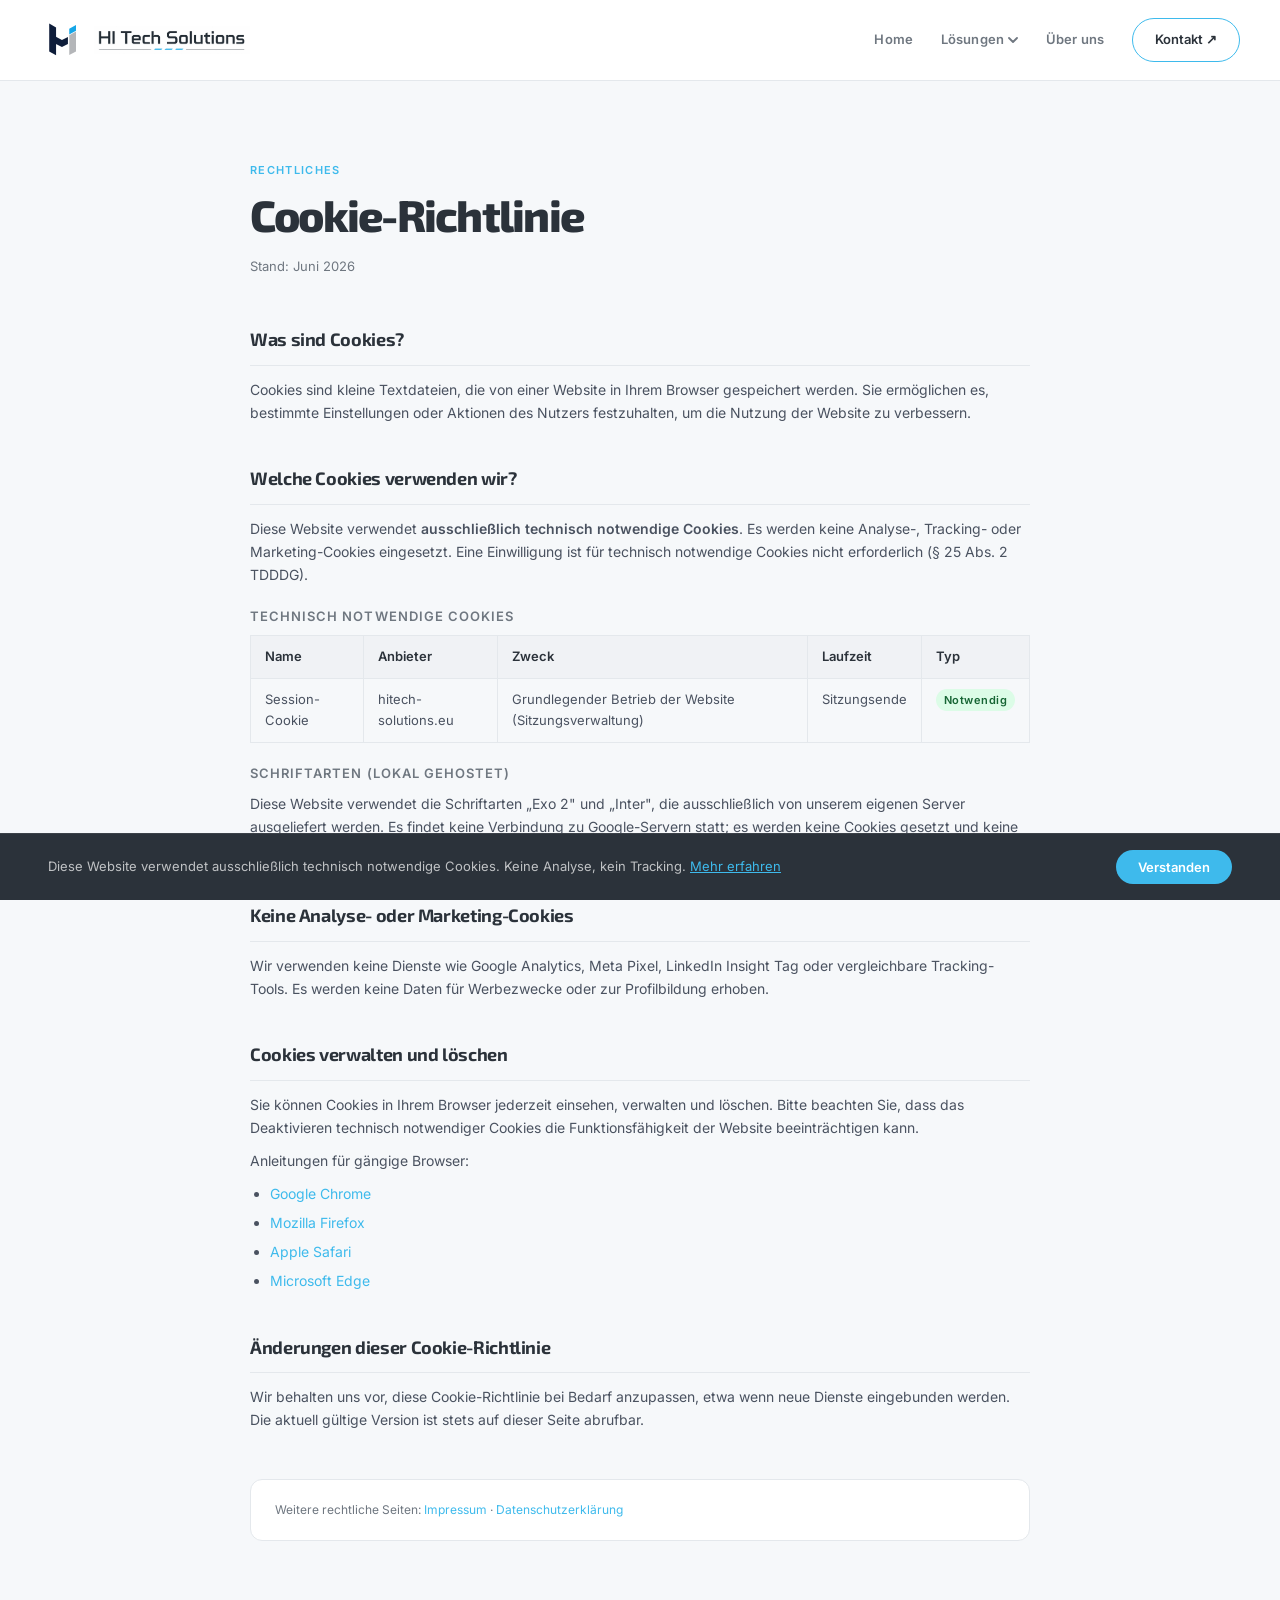
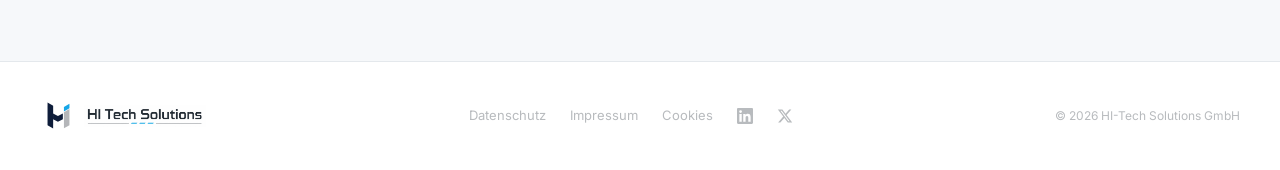
<file: cookies.html>
<!doctype html>
<html lang="de">
<head>
  <meta charset="utf-8">
  <meta name="viewport" content="width=device-width, initial-scale=1">
  <title>Cookie-Richtlinie | HI-Tech Solutions</title>
  <meta name="robots" content="noindex,follow">
  <link rel="canonical" href="https://hitech-solutions.eu/cookies.html">
  <link rel="icon" type="image/png" sizes="32x32" href="assets/logo.png">
  <link rel="apple-touch-icon" href="assets/apple-touch-icon.png">
  <link rel="manifest" href="/site.webmanifest">
  <meta name="theme-color" content="#2b323a">
  <meta property="og:type" content="website">
  <meta property="og:url" content="https://hitech-solutions.eu/cookies.html">
  <meta property="og:title" content="Cookie-Richtlinie | HI-Tech Solutions">
  <meta property="og:description" content="Welche Cookies HI-Tech Solutions verwendet und wie Sie diese verwalten können.">
  <meta property="og:image" content="https://hitech-solutions.eu/assets/logo.png">
  <meta property="og:locale" content="de_DE">
  <meta property="og:site_name" content="HI-Tech Solutions">
  <meta name="twitter:card" content="summary_large_image">
  <meta name="twitter:title" content="Cookie-Richtlinie | HI-Tech Solutions">
  <meta name="twitter:description" content="Welche Cookies HI-Tech Solutions verwendet und wie Sie diese verwalten können.">
  <meta name="twitter:image" content="https://hitech-solutions.eu/assets/logo.png">
  <link rel="preload" as="font" type="font/woff2" href="assets/fonts/inter-normal-latin.woff2" crossorigin>
  <link rel="preload" as="font" type="font/woff2" href="assets/fonts/exo2-normal-latin.woff2" crossorigin>
  <link rel="stylesheet" href="assets/fonts/fonts.css">
  <link rel="stylesheet" href="css/auth.css">
  <script src="js/auth.js?v=20260629"></script>
  <script src="js/navbar.js?v=20260624" defer></script>
  <style>
    *{box-sizing:border-box;margin:0;padding:0}
    html{scroll-behavior:smooth}
    body{background:#f6f8fa;color:#2b323a;font-family:'Inter',sans-serif;font-size:15px;line-height:1.65;-webkit-font-smoothing:antialiased}
    a{color:#3ebaec;text-decoration:none}
    a:hover{text-decoration:underline}
    .wrap{width:min(1200px,100% - 80px);margin-inline:auto}
    @media(max-width:640px){.wrap{width:calc(100% - 32px)}}
    .legal-section{margin-bottom:40px}
    .legal-section h2{font-family:'Exo 2',sans-serif;font-size:18px;font-weight:700;letter-spacing:-0.02em;color:#2b323a;margin-bottom:12px;padding-bottom:10px;border-bottom:1px solid #e4e8ec}
    .legal-section h3{font-size:13px;font-weight:600;text-transform:uppercase;letter-spacing:.08em;color:#6f7780;margin:20px 0 8px}
    .legal-section p{color:#4a5260;margin-bottom:10px;font-size:14px}
    .legal-section ul{color:#4a5260;font-size:14px;padding-left:20px;margin-bottom:10px}
    .legal-section ul li{margin-bottom:6px}
    table{width:100%;border-collapse:collapse;font-size:13px;margin-bottom:16px}
    th{background:#f0f2f5;text-align:left;padding:10px 14px;font-weight:600;color:#2b323a;border:1px solid #e4e8ec}
    td{padding:10px 14px;border:1px solid #e4e8ec;color:#4a5260;vertical-align:top}
    tr:nth-child(even) td{background:#fafbfc}
    .badge{display:inline-block;padding:2px 8px;border-radius:999px;font-size:11px;font-weight:600;letter-spacing:.04em}
    .badge-green{background:#dcfce7;color:#166534}
    .badge-gray{background:#f1f5f9;color:#475569}
  </style>
</head>
<body>

<hitech-navbar></hitech-navbar>

<main style="padding:80px 0 120px">
  <div class="wrap" style="max-width:780px">

    <div style="margin-bottom:48px">
      <p style="font-size:11px;font-weight:600;letter-spacing:.12em;text-transform:uppercase;color:#3ebaec;margin-bottom:12px">Rechtliches</p>
      <h1 style="font-family:'Exo 2',sans-serif;font-size:clamp(28px,3.5vw,44px);font-weight:800;line-height:1.1;letter-spacing:-0.04em;color:#2b323a;margin-bottom:16px">Cookie-Richtlinie</h1>
      <p style="font-size:13px;color:#6f7780">Stand: Juni 2026</p>
    </div>

    <div class="legal-section">
      <h2>Was sind Cookies?</h2>
      <p>Cookies sind kleine Textdateien, die von einer Website in Ihrem Browser gespeichert werden. Sie ermöglichen es, bestimmte Einstellungen oder Aktionen des Nutzers festzuhalten, um die Nutzung der Website zu verbessern.</p>
    </div>

    <div class="legal-section">
      <h2>Welche Cookies verwenden wir?</h2>
      <p>Diese Website verwendet <strong>ausschließlich technisch notwendige Cookies</strong>. Es werden keine Analyse-, Tracking- oder Marketing-Cookies eingesetzt. Eine Einwilligung ist für technisch notwendige Cookies nicht erforderlich (§ 25 Abs. 2 TDDDG).</p>

      <h3>Technisch notwendige Cookies</h3>
      <table>
        <thead>
          <tr>
            <th>Name</th>
            <th>Anbieter</th>
            <th>Zweck</th>
            <th>Laufzeit</th>
            <th>Typ</th>
          </tr>
        </thead>
        <tbody>
          <tr>
            <td>Session-Cookie</td>
            <td>hitech-solutions.eu</td>
            <td>Grundlegender Betrieb der Website (Sitzungsverwaltung)</td>
            <td>Sitzungsende</td>
            <td><span class="badge badge-green">Notwendig</span></td>
          </tr>
        </tbody>
      </table>

      <h3>Schriftarten (lokal gehostet)</h3>
      <p>Diese Website verwendet die Schriftarten „Exo 2" und „Inter", die ausschließlich von unserem eigenen Server ausgeliefert werden. Es findet keine Verbindung zu Google-Servern statt; es werden keine Cookies gesetzt und keine IP-Adressen an Dritte übermittelt.</p>
    </div>

    <div class="legal-section">
      <h2>Keine Analyse- oder Marketing-Cookies</h2>
      <p>Wir verwenden keine Dienste wie Google Analytics, Meta Pixel, LinkedIn Insight Tag oder vergleichbare Tracking-Tools. Es werden keine Daten für Werbezwecke oder zur Profilbildung erhoben.</p>
    </div>

    <div class="legal-section">
      <h2>Cookies verwalten und löschen</h2>
      <p>Sie können Cookies in Ihrem Browser jederzeit einsehen, verwalten und löschen. Bitte beachten Sie, dass das Deaktivieren technisch notwendiger Cookies die Funktionsfähigkeit der Website beeinträchtigen kann.</p>
      <p>Anleitungen für gängige Browser:</p>
      <ul>
        <li><a href="https://support.google.com/chrome/answer/95647" target="_blank" rel="noopener noreferrer">Google Chrome</a></li>
        <li><a href="https://support.mozilla.org/de/kb/cookies-und-website-daten-in-firefox-loschen" target="_blank" rel="noopener noreferrer">Mozilla Firefox</a></li>
        <li><a href="https://support.apple.com/de-de/guide/safari/sfri11471/mac" target="_blank" rel="noopener noreferrer">Apple Safari</a></li>
        <li><a href="https://support.microsoft.com/de-de/microsoft-edge/cookies-in-microsoft-edge-l%C3%B6schen-63947406-40ac-c3b8-57b9-2a946a29ae09" target="_blank" rel="noopener noreferrer">Microsoft Edge</a></li>
      </ul>
    </div>

    <div class="legal-section">
      <h2>Änderungen dieser Cookie-Richtlinie</h2>
      <p>Wir behalten uns vor, diese Cookie-Richtlinie bei Bedarf anzupassen, etwa wenn neue Dienste eingebunden werden. Die aktuell gültige Version ist stets auf dieser Seite abrufbar.</p>
    </div>

    <div style="margin-top:48px;padding:20px 24px;background:#fff;border:1px solid #e4e8ec;border-radius:12px">
      <p style="font-size:12px;color:#6f7780">Weitere rechtliche Seiten: <a href="impressum.html">Impressum</a> · <a href="datenschutz.html">Datenschutzerklärung</a></p>
    </div>

  </div>
</main>

<script src="js/footer.js?v=20260624" defer></script>
<hitech-footer></hitech-footer>

<script>
  const toggle = document.getElementById('nav-toggle');
  const nav = document.getElementById('site-nav');
  if (toggle && nav) {
    toggle.addEventListener('click', () => {
      const open = nav.classList.toggle('open');
      toggle.setAttribute('aria-expanded', String(open));
    });
  }
  var p=location.pathname.split('/').pop()||'index.html';
  document.querySelectorAll('a.nav-link').forEach(function(a){
    var href=(a.getAttribute('href')||'').split('#')[0].split('/').pop();
    if(href&&href.indexOf('.html')!==-1&&href===p)a.classList.add('active');
  });
</script>

<!-- ══ STICKY CTA ══ -->
<div id="sticky-cta" style="position:fixed;bottom:24px;right:24px;z-index:9998;transition:opacity .3s,transform .3s;opacity:0;transform:translateY(8px);pointer-events:none">
  <a href="index.html#kontakt" style="display:inline-flex;align-items:center;gap:8px;padding:12px 22px;background:#3ebaec;color:#fff;border-radius:999px;font-family:'Exo 2',sans-serif;font-size:13px;font-weight:700;box-shadow:0 4px 20px rgba(62,186,236,.4);white-space:nowrap;text-decoration:none;line-height:1">Quick Check ↗</a>
</div>
<script>
(function(){
  var cta=document.getElementById('sticky-cta');
  window.addEventListener('scroll',function(){
    var on=window.scrollY>280;
    cta.style.opacity=on?'1':'0';
    cta.style.transform=on?'none':'translateY(8px)';
    cta.style.pointerEvents=on?'auto':'none';
  },{passive:true});
})();
</script>
<!-- ══ COOKIE BANNER ══ -->
<div id="cookie-banner" style="display:none;position:fixed;bottom:0;left:0;right:0;z-index:9999;background:#2b323a;border-top:1px solid rgba(255,255,255,.08);padding:16px 24px">
  <div style="width:min(1200px,100% - 48px);margin-inline:auto;display:flex;align-items:center;justify-content:space-between;gap:20px;flex-wrap:wrap">
    <p style="font-size:13px;color:rgba(255,255,255,.7);margin:0;line-height:1.5">
      Diese Website verwendet ausschließlich technisch notwendige Cookies. Keine Analyse, kein Tracking.
      <a href="cookies.html" style="color:#3ebaec;text-decoration:underline;white-space:nowrap">Mehr erfahren</a>
    </p>
    <button id="cookie-ok" style="flex-shrink:0;background:#3ebaec;color:#fff;border:none;border-radius:999px;padding:9px 22px;font-size:13px;font-weight:700;cursor:pointer;font-family:inherit">Verstanden</button>
  </div>
</div>
<script>
(function(){
  if(!localStorage.getItem('cookie-ok')){
    document.getElementById('cookie-banner').style.display='block';
    document.getElementById('cookie-ok').addEventListener('click',function(){
      localStorage.setItem('cookie-ok','1');
      document.getElementById('cookie-banner').style.display='none';
    });
  }
})();
</script></body>
</html>
</file>
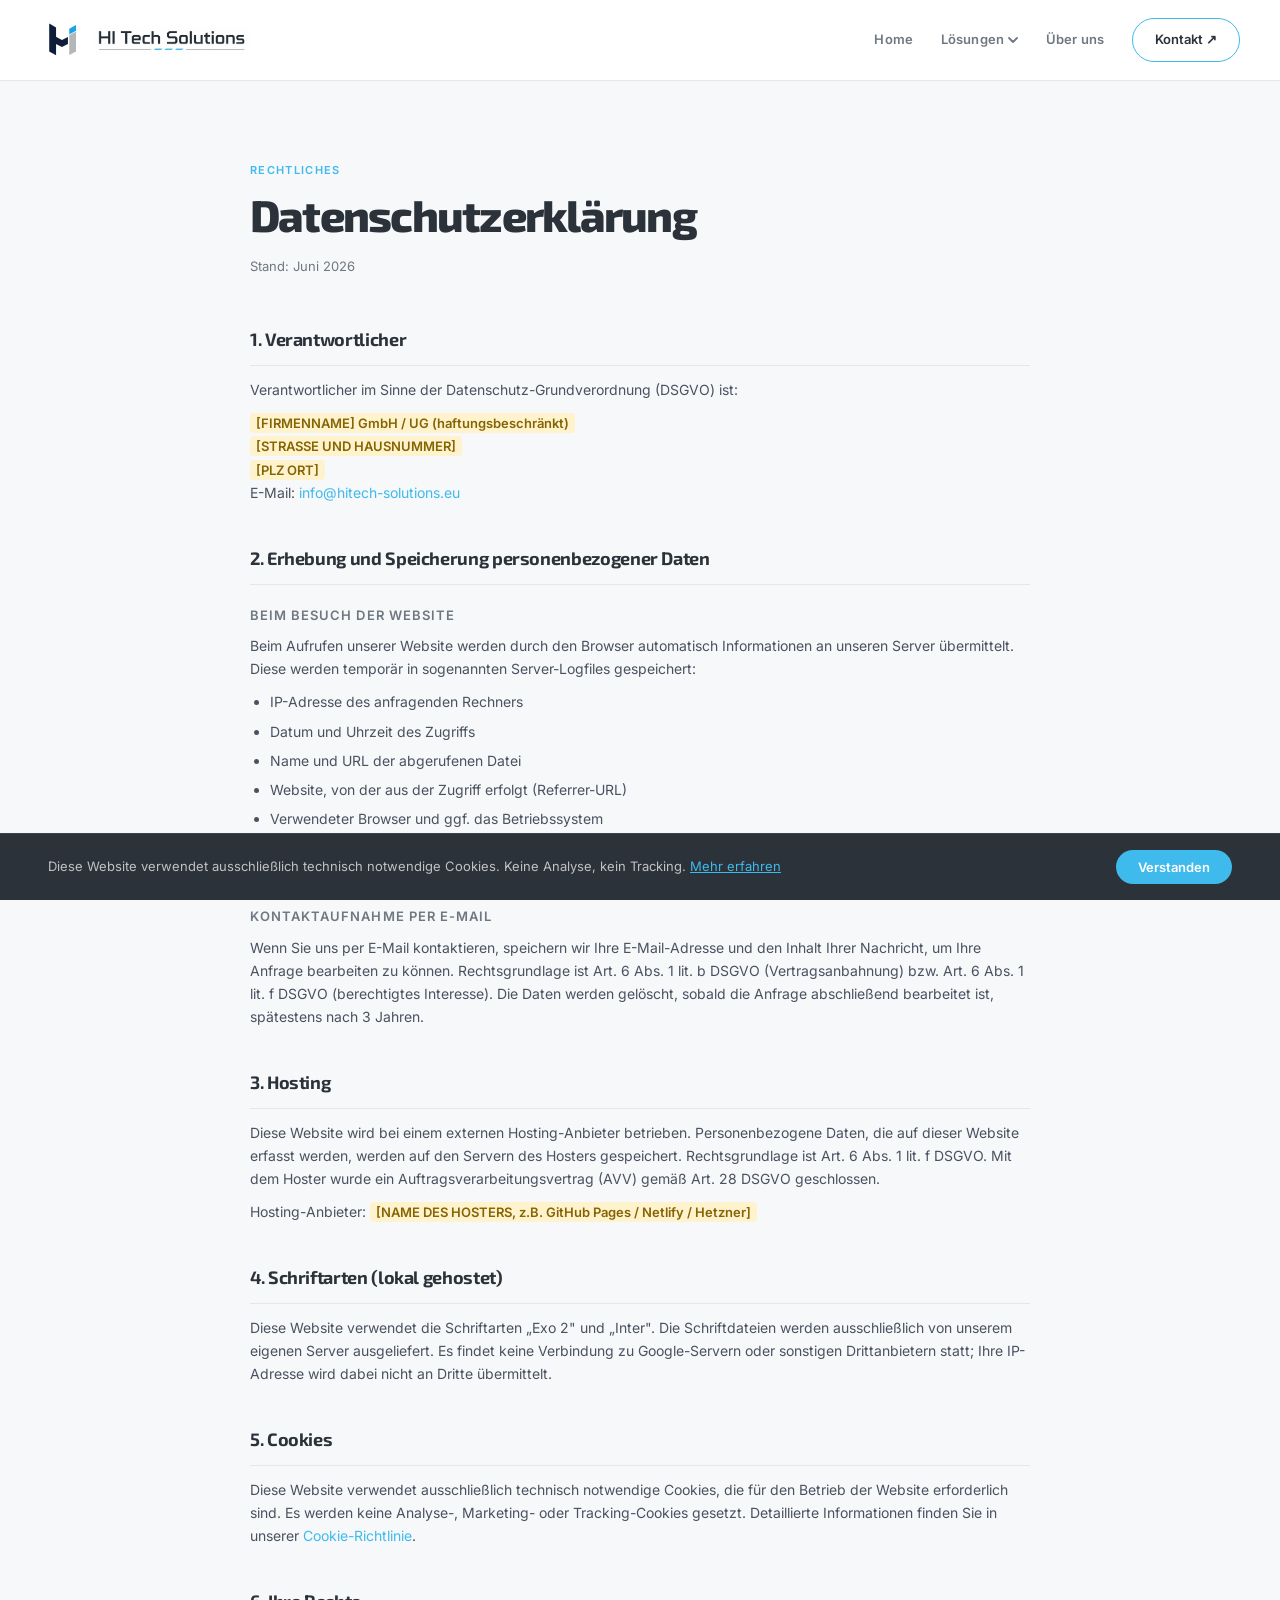
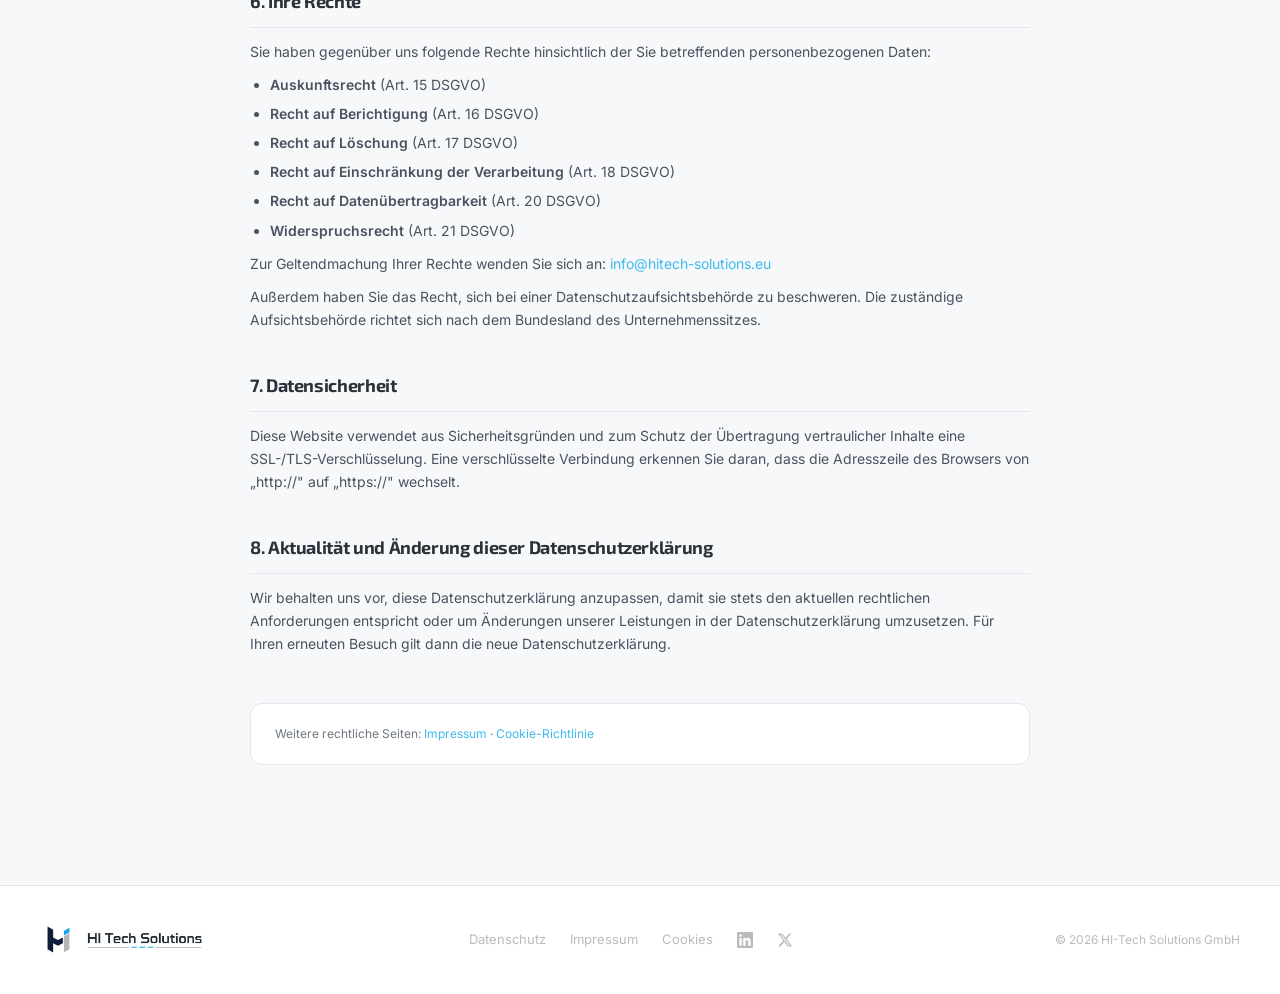
<file: datenschutz.html>
<!doctype html>
<html lang="de">
<head>
  <meta charset="utf-8">
  <meta name="viewport" content="width=device-width, initial-scale=1">
  <title>Datenschutzerklärung | HI-Tech Solutions</title>
  <meta name="robots" content="noindex,follow">
  <link rel="canonical" href="https://hitech-solutions.eu/datenschutz.html">
  <link rel="icon" type="image/png" sizes="32x32" href="assets/logo.png">
  <link rel="apple-touch-icon" href="assets/apple-touch-icon.png">
  <link rel="manifest" href="/site.webmanifest">
  <meta name="theme-color" content="#2b323a">
  <meta property="og:type" content="website">
  <meta property="og:url" content="https://hitech-solutions.eu/datenschutz.html">
  <meta property="og:title" content="Datenschutzerklärung | HI-Tech Solutions">
  <meta property="og:description" content="Informationen zur Verarbeitung personenbezogener Daten auf hitech-solutions.eu.">
  <meta property="og:image" content="https://hitech-solutions.eu/assets/logo.png">
  <meta property="og:locale" content="de_DE">
  <meta property="og:site_name" content="HI-Tech Solutions">
  <meta name="twitter:card" content="summary_large_image">
  <meta name="twitter:title" content="Datenschutzerklärung | HI-Tech Solutions">
  <meta name="twitter:description" content="Informationen zur Verarbeitung personenbezogener Daten auf hitech-solutions.eu.">
  <meta name="twitter:image" content="https://hitech-solutions.eu/assets/logo.png">
  <link rel="preload" as="font" type="font/woff2" href="assets/fonts/inter-normal-latin.woff2" crossorigin>
  <link rel="preload" as="font" type="font/woff2" href="assets/fonts/exo2-normal-latin.woff2" crossorigin>
  <link rel="stylesheet" href="assets/fonts/fonts.css">
  <link rel="stylesheet" href="css/auth.css">
  <script src="js/auth.js?v=20260629"></script>
  <script src="js/navbar.js?v=20260624" defer></script>
  <style>
    *{box-sizing:border-box;margin:0;padding:0}
    html{scroll-behavior:smooth}
    body{background:#f6f8fa;color:#2b323a;font-family:'Inter',sans-serif;font-size:15px;line-height:1.65;-webkit-font-smoothing:antialiased}
    a{color:#3ebaec;text-decoration:none}
    a:hover{text-decoration:underline}
    .wrap{width:min(1200px,100% - 80px);margin-inline:auto}
    @media(max-width:640px){.wrap{width:calc(100% - 32px)}}
    .legal-section{margin-bottom:40px}
    .legal-section h2{font-family:'Exo 2',sans-serif;font-size:18px;font-weight:700;letter-spacing:-0.02em;color:#2b323a;margin-bottom:12px;padding-bottom:10px;border-bottom:1px solid #e4e8ec}
    .legal-section h3{font-size:13px;font-weight:600;text-transform:uppercase;letter-spacing:.08em;color:#6f7780;margin:20px 0 8px}
    .legal-section p{color:#4a5260;margin-bottom:10px;font-size:14px}
    .legal-section ul{color:#4a5260;font-size:14px;padding-left:20px;margin-bottom:10px}
    .legal-section ul li{margin-bottom:6px}
    .placeholder{background:#fff3cd;color:#856404;padding:2px 6px;border-radius:4px;font-size:13px;font-weight:600}
    .info-box{background:#fff;border:1px solid #e4e8ec;border-radius:12px;padding:20px 24px;margin-bottom:24px}
    .info-box p{margin:0;font-size:13px;color:#6f7780}
  </style>
</head>
<body>

<hitech-navbar></hitech-navbar>

<main style="padding:80px 0 120px">
  <div class="wrap" style="max-width:780px">

    <div style="margin-bottom:48px">
      <p style="font-size:11px;font-weight:600;letter-spacing:.12em;text-transform:uppercase;color:#3ebaec;margin-bottom:12px">Rechtliches</p>
      <h1 style="font-family:'Exo 2',sans-serif;font-size:clamp(28px,3.5vw,44px);font-weight:800;line-height:1.1;letter-spacing:-0.04em;color:#2b323a;margin-bottom:16px">Datenschutzerklärung</h1>
      <p style="font-size:13px;color:#6f7780">Stand: Juni 2026</p>
    </div>

    <div class="legal-section">
      <h2>1. Verantwortlicher</h2>
      <p>Verantwortlicher im Sinne der Datenschutz-Grundverordnung (DSGVO) ist:</p>
      <p>
        <span class="placeholder">[FIRMENNAME] GmbH / UG (haftungsbeschränkt)</span><br>
        <span class="placeholder">[STRASSE UND HAUSNUMMER]</span><br>
        <span class="placeholder">[PLZ ORT]</span><br>
        E-Mail: <a href="mailto:info@hitech-solutions.eu">info@hitech-solutions.eu</a>
      </p>
    </div>

    <div class="legal-section">
      <h2>2. Erhebung und Speicherung personenbezogener Daten</h2>
      <h3>Beim Besuch der Website</h3>
      <p>Beim Aufrufen unserer Website werden durch den Browser automatisch Informationen an unseren Server übermittelt. Diese werden temporär in sogenannten Server-Logfiles gespeichert:</p>
      <ul>
        <li>IP-Adresse des anfragenden Rechners</li>
        <li>Datum und Uhrzeit des Zugriffs</li>
        <li>Name und URL der abgerufenen Datei</li>
        <li>Website, von der aus der Zugriff erfolgt (Referrer-URL)</li>
        <li>Verwendeter Browser und ggf. das Betriebssystem</li>
      </ul>
      <p>Rechtsgrundlage ist Art. 6 Abs. 1 lit. f DSGVO (berechtigtes Interesse an einem sicheren und störungsfreien Betrieb). Die Daten werden nach spätestens 7 Tagen gelöscht.</p>

      <h3>Kontaktaufnahme per E-Mail</h3>
      <p>Wenn Sie uns per E-Mail kontaktieren, speichern wir Ihre E-Mail-Adresse und den Inhalt Ihrer Nachricht, um Ihre Anfrage bearbeiten zu können. Rechtsgrundlage ist Art. 6 Abs. 1 lit. b DSGVO (Vertragsanbahnung) bzw. Art. 6 Abs. 1 lit. f DSGVO (berechtigtes Interesse). Die Daten werden gelöscht, sobald die Anfrage abschließend bearbeitet ist, spätestens nach 3 Jahren.</p>
    </div>

    <div class="legal-section">
      <h2>3. Hosting</h2>
      <p>Diese Website wird bei einem externen Hosting-Anbieter betrieben. Personenbezogene Daten, die auf dieser Website erfasst werden, werden auf den Servern des Hosters gespeichert. Rechtsgrundlage ist Art. 6 Abs. 1 lit. f DSGVO. Mit dem Hoster wurde ein Auftragsverarbeitungsvertrag (AVV) gemäß Art. 28 DSGVO geschlossen.</p>
      <p>Hosting-Anbieter: <span class="placeholder">[NAME DES HOSTERS, z.B. GitHub Pages / Netlify / Hetzner]</span></p>
    </div>

    <div class="legal-section">
      <h2>4. Schriftarten (lokal gehostet)</h2>
      <p>Diese Website verwendet die Schriftarten „Exo 2" und „Inter". Die Schriftdateien werden ausschließlich von unserem eigenen Server ausgeliefert. Es findet keine Verbindung zu Google-Servern oder sonstigen Drittanbietern statt; Ihre IP-Adresse wird dabei nicht an Dritte übermittelt.</p>
    </div>

    <div class="legal-section">
      <h2>5. Cookies</h2>
      <p>Diese Website verwendet ausschließlich technisch notwendige Cookies, die für den Betrieb der Website erforderlich sind. Es werden keine Analyse-, Marketing- oder Tracking-Cookies gesetzt. Detaillierte Informationen finden Sie in unserer <a href="cookies.html">Cookie-Richtlinie</a>.</p>
    </div>

    <div class="legal-section">
      <h2>6. Ihre Rechte</h2>
      <p>Sie haben gegenüber uns folgende Rechte hinsichtlich der Sie betreffenden personenbezogenen Daten:</p>
      <ul>
        <li><strong>Auskunftsrecht</strong> (Art. 15 DSGVO)</li>
        <li><strong>Recht auf Berichtigung</strong> (Art. 16 DSGVO)</li>
        <li><strong>Recht auf Löschung</strong> (Art. 17 DSGVO)</li>
        <li><strong>Recht auf Einschränkung der Verarbeitung</strong> (Art. 18 DSGVO)</li>
        <li><strong>Recht auf Datenübertragbarkeit</strong> (Art. 20 DSGVO)</li>
        <li><strong>Widerspruchsrecht</strong> (Art. 21 DSGVO)</li>
      </ul>
      <p>Zur Geltendmachung Ihrer Rechte wenden Sie sich an: <a href="mailto:info@hitech-solutions.eu">info@hitech-solutions.eu</a></p>
      <p>Außerdem haben Sie das Recht, sich bei einer Datenschutzaufsichtsbehörde zu beschweren. Die zuständige Aufsichtsbehörde richtet sich nach dem Bundesland des Unternehmenssitzes.</p>
    </div>

    <div class="legal-section">
      <h2>7. Datensicherheit</h2>
      <p>Diese Website verwendet aus Sicherheitsgründen und zum Schutz der Übertragung vertraulicher Inhalte eine SSL-/TLS-Verschlüsselung. Eine verschlüsselte Verbindung erkennen Sie daran, dass die Adresszeile des Browsers von „http://" auf „https://" wechselt.</p>
    </div>

    <div class="legal-section">
      <h2>8. Aktualität und Änderung dieser Datenschutzerklärung</h2>
      <p>Wir behalten uns vor, diese Datenschutzerklärung anzupassen, damit sie stets den aktuellen rechtlichen Anforderungen entspricht oder um Änderungen unserer Leistungen in der Datenschutzerklärung umzusetzen. Für Ihren erneuten Besuch gilt dann die neue Datenschutzerklärung.</p>
    </div>

    <div style="margin-top:48px;padding:20px 24px;background:#fff;border:1px solid #e4e8ec;border-radius:12px">
      <p style="font-size:12px;color:#6f7780">Weitere rechtliche Seiten: <a href="impressum.html">Impressum</a> · <a href="cookies.html">Cookie-Richtlinie</a></p>
    </div>

  </div>
</main>

<script src="js/footer.js?v=20260624" defer></script>
<hitech-footer></hitech-footer>

<script>
  const toggle = document.getElementById('nav-toggle');
  const nav = document.getElementById('site-nav');
  if (toggle && nav) {
    toggle.addEventListener('click', () => {
      const open = nav.classList.toggle('open');
      toggle.setAttribute('aria-expanded', String(open));
    });
  }
  var p=location.pathname.split('/').pop()||'index.html';
  document.querySelectorAll('a.nav-link').forEach(function(a){
    var href=(a.getAttribute('href')||'').split('#')[0].split('/').pop();
    if(href&&href.indexOf('.html')!==-1&&href===p)a.classList.add('active');
  });
</script>

<!-- ══ STICKY CTA ══ -->
<div id="sticky-cta" style="position:fixed;bottom:24px;right:24px;z-index:9998;transition:opacity .3s,transform .3s;opacity:0;transform:translateY(8px);pointer-events:none">
  <a href="index.html#kontakt" style="display:inline-flex;align-items:center;gap:8px;padding:12px 22px;background:#3ebaec;color:#fff;border-radius:999px;font-family:'Exo 2',sans-serif;font-size:13px;font-weight:700;box-shadow:0 4px 20px rgba(62,186,236,.4);white-space:nowrap;text-decoration:none;line-height:1">Quick Check ↗</a>
</div>
<script>
(function(){
  var cta=document.getElementById('sticky-cta');
  window.addEventListener('scroll',function(){
    var on=window.scrollY>280;
    cta.style.opacity=on?'1':'0';
    cta.style.transform=on?'none':'translateY(8px)';
    cta.style.pointerEvents=on?'auto':'none';
  },{passive:true});
})();
</script>
<!-- ══ COOKIE BANNER ══ -->
<div id="cookie-banner" style="display:none;position:fixed;bottom:0;left:0;right:0;z-index:9999;background:#2b323a;border-top:1px solid rgba(255,255,255,.08);padding:16px 24px">
  <div style="width:min(1200px,100% - 48px);margin-inline:auto;display:flex;align-items:center;justify-content:space-between;gap:20px;flex-wrap:wrap">
    <p style="font-size:13px;color:rgba(255,255,255,.7);margin:0;line-height:1.5">
      Diese Website verwendet ausschließlich technisch notwendige Cookies. Keine Analyse, kein Tracking.
      <a href="cookies.html" style="color:#3ebaec;text-decoration:underline;white-space:nowrap">Mehr erfahren</a>
    </p>
    <button id="cookie-ok" style="flex-shrink:0;background:#3ebaec;color:#fff;border:none;border-radius:999px;padding:9px 22px;font-size:13px;font-weight:700;cursor:pointer;font-family:inherit">Verstanden</button>
  </div>
</div>
<script>
(function(){
  if(!localStorage.getItem('cookie-ok')){
    document.getElementById('cookie-banner').style.display='block';
    document.getElementById('cookie-ok').addEventListener('click',function(){
      localStorage.setItem('cookie-ok','1');
      document.getElementById('cookie-banner').style.display='none';
    });
  }
})();
</script></body>
</html>
</file>
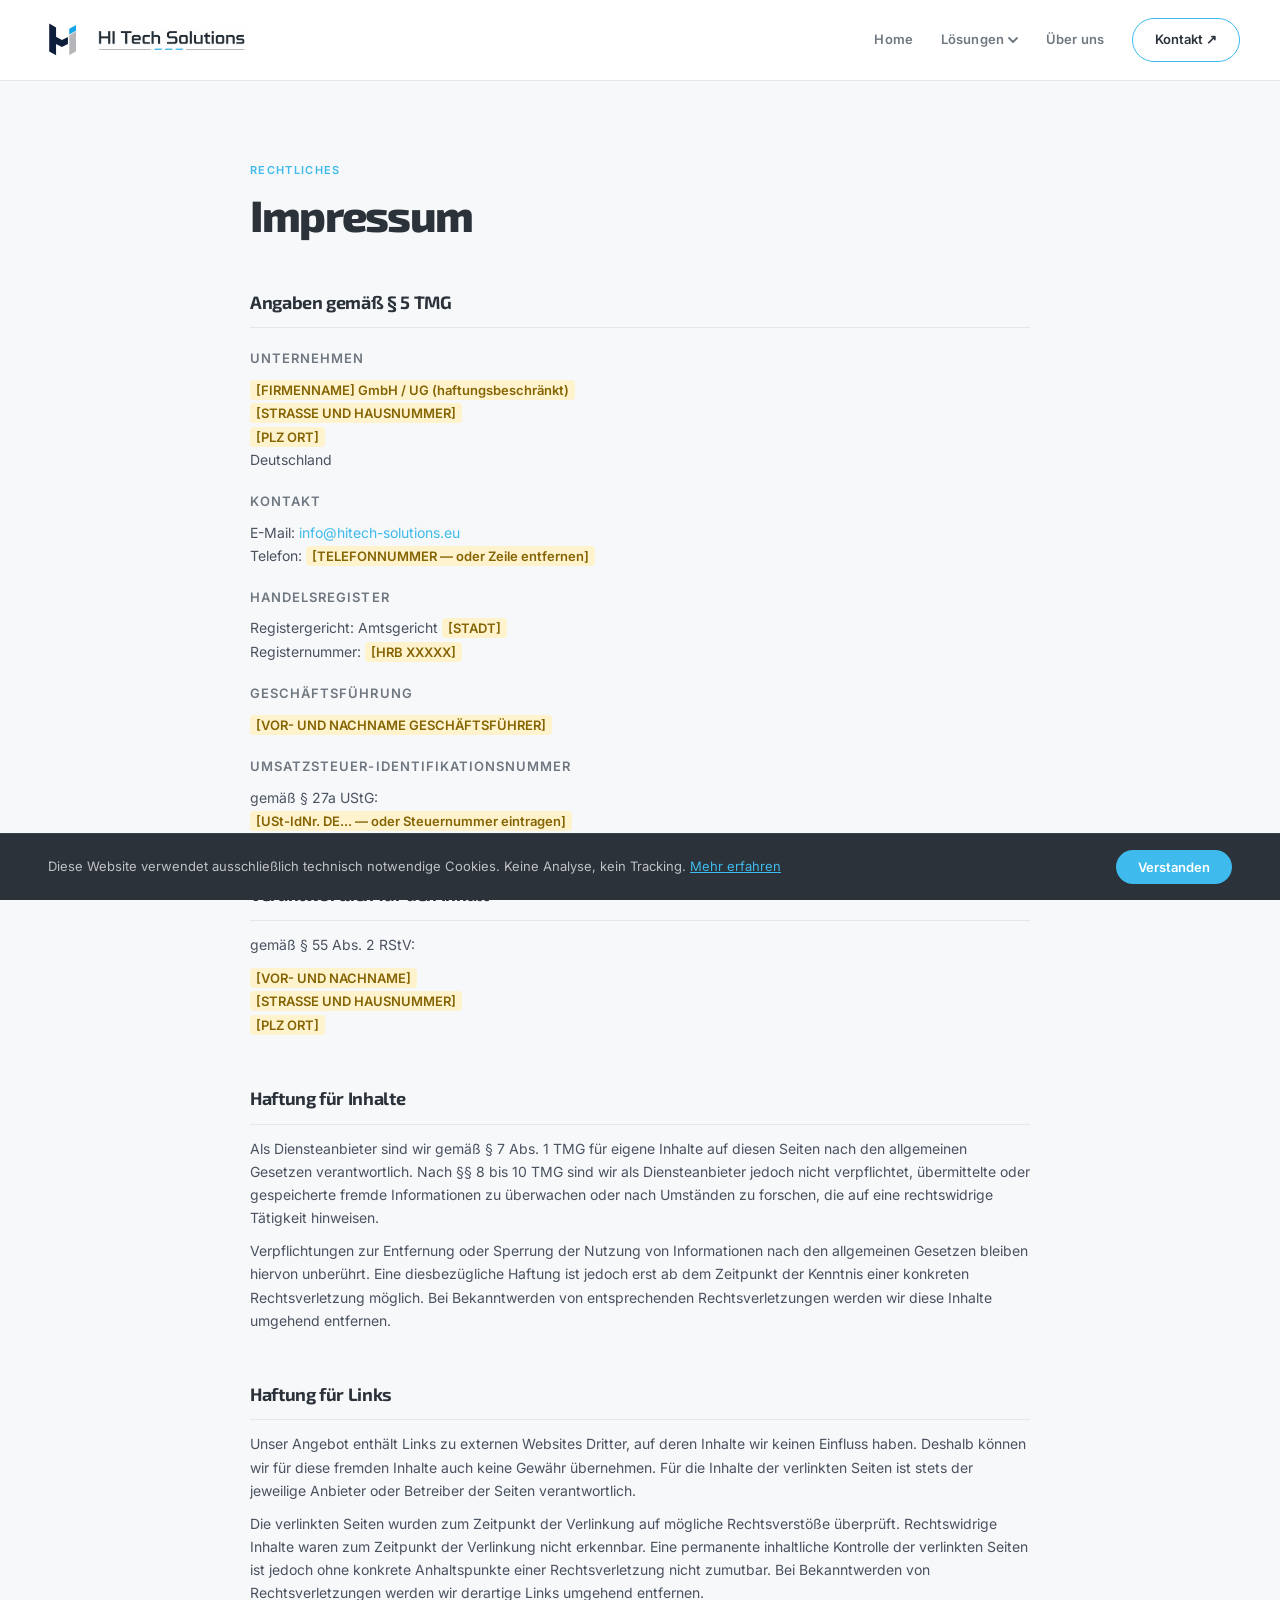
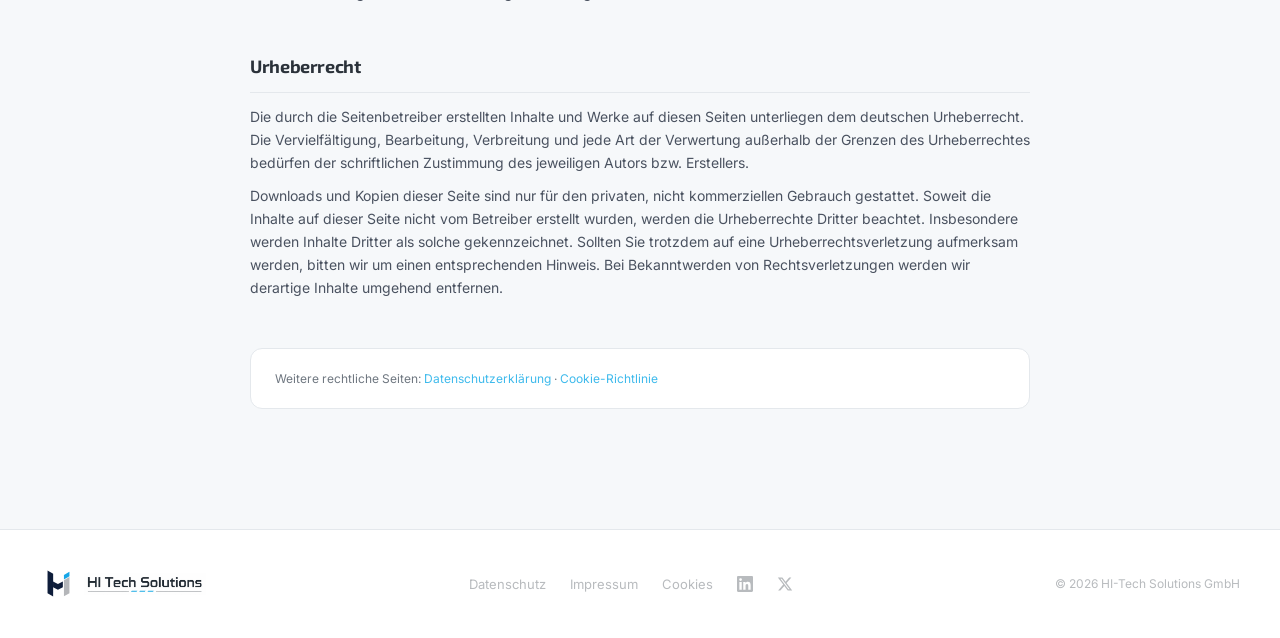
<file: impressum.html>
<!doctype html>
<html lang="de">
<head>
  <meta charset="utf-8">
  <meta name="viewport" content="width=device-width, initial-scale=1">
  <title>Impressum | HI-Tech Solutions</title>
  <meta name="robots" content="noindex,follow">
  <link rel="canonical" href="https://hitech-solutions.eu/impressum.html">
  <link rel="icon" type="image/png" sizes="32x32" href="assets/logo.png">
  <link rel="apple-touch-icon" href="assets/apple-touch-icon.png">
  <link rel="manifest" href="/site.webmanifest">
  <meta name="theme-color" content="#2b323a">
  <meta property="og:type" content="website">
  <meta property="og:url" content="https://hitech-solutions.eu/impressum.html">
  <meta property="og:title" content="Impressum | HI-Tech Solutions">
  <meta property="og:description" content="Impressum und Anbieterkennzeichnung von HI-Tech Solutions.">
  <meta property="og:image" content="https://hitech-solutions.eu/assets/logo.png">
  <meta property="og:locale" content="de_DE">
  <meta property="og:site_name" content="HI-Tech Solutions">
  <meta name="twitter:card" content="summary_large_image">
  <meta name="twitter:title" content="Impressum | HI-Tech Solutions">
  <meta name="twitter:description" content="Impressum und Anbieterkennzeichnung von HI-Tech Solutions.">
  <meta name="twitter:image" content="https://hitech-solutions.eu/assets/logo.png">
  <link rel="preload" as="font" type="font/woff2" href="assets/fonts/inter-normal-latin.woff2" crossorigin>
  <link rel="preload" as="font" type="font/woff2" href="assets/fonts/exo2-normal-latin.woff2" crossorigin>
  <link rel="stylesheet" href="assets/fonts/fonts.css">
  <link rel="stylesheet" href="css/auth.css">
  <script src="js/auth.js?v=20260629"></script>
  <script src="js/navbar.js?v=20260624" defer></script>
  <style>
    *{box-sizing:border-box;margin:0;padding:0}
    html{scroll-behavior:smooth}
    body{background:#f6f8fa;color:#2b323a;font-family:'Inter',sans-serif;font-size:15px;line-height:1.65;-webkit-font-smoothing:antialiased}
    a{color:#3ebaec;text-decoration:none}
    a:hover{text-decoration:underline}
    .wrap{width:min(1200px,100% - 80px);margin-inline:auto}
    @media(max-width:640px){.wrap{width:calc(100% - 32px)}}
    .legal-section{margin-bottom:48px}
    .legal-section h2{font-family:'Exo 2',sans-serif;font-size:18px;font-weight:700;letter-spacing:-0.02em;color:#2b323a;margin-bottom:12px;padding-bottom:10px;border-bottom:1px solid #e4e8ec}
    .legal-section h3{font-size:13px;font-weight:600;text-transform:uppercase;letter-spacing:.08em;color:#6f7780;margin:20px 0 8px}
    .legal-section p{color:#4a5260;margin-bottom:10px;font-size:14px}
    .placeholder{background:#fff3cd;color:#856404;padding:2px 6px;border-radius:4px;font-size:13px;font-weight:600}
  </style>
</head>
<body>

<hitech-navbar></hitech-navbar>

<main style="padding:80px 0 120px">
  <div class="wrap" style="max-width:780px">

    <div style="margin-bottom:48px">
      <p style="font-size:11px;font-weight:600;letter-spacing:.12em;text-transform:uppercase;color:#3ebaec;margin-bottom:12px">Rechtliches</p>
      <h1 style="font-family:'Exo 2',sans-serif;font-size:clamp(28px,3.5vw,44px);font-weight:800;line-height:1.1;letter-spacing:-0.04em;color:#2b323a">Impressum</h1>
    </div>

    <div class="legal-section">
      <h2>Angaben gemäß § 5 TMG</h2>
      <h3>Unternehmen</h3>
      <p>
        <span class="placeholder">[FIRMENNAME] GmbH / UG (haftungsbeschränkt)</span><br>
        <span class="placeholder">[STRASSE UND HAUSNUMMER]</span><br>
        <span class="placeholder">[PLZ ORT]</span><br>
        Deutschland
      </p>
      <h3>Kontakt</h3>
      <p>
        E-Mail: <a href="mailto:info@hitech-solutions.eu">info@hitech-solutions.eu</a><br>
        Telefon: <span class="placeholder">[TELEFONNUMMER — oder Zeile entfernen]</span>
      </p>
      <h3>Handelsregister</h3>
      <p>
        Registergericht: Amtsgericht <span class="placeholder">[STADT]</span><br>
        Registernummer: <span class="placeholder">[HRB XXXXX]</span>
      </p>
      <h3>Geschäftsführung</h3>
      <p><span class="placeholder">[VOR- UND NACHNAME GESCHÄFTSFÜHRER]</span></p>
      <h3>Umsatzsteuer-Identifikationsnummer</h3>
      <p>
        gemäß § 27a UStG:<br>
        <span class="placeholder">[USt-IdNr. DE... — oder Steuernummer eintragen]</span>
      </p>
    </div>

    <div class="legal-section">
      <h2>Verantwortlich für den Inhalt</h2>
      <p>gemäß § 55 Abs. 2 RStV:</p>
      <p>
        <span class="placeholder">[VOR- UND NACHNAME]</span><br>
        <span class="placeholder">[STRASSE UND HAUSNUMMER]</span><br>
        <span class="placeholder">[PLZ ORT]</span>
      </p>
    </div>

    <div class="legal-section">
      <h2>Haftung für Inhalte</h2>
      <p>Als Diensteanbieter sind wir gemäß § 7 Abs. 1 TMG für eigene Inhalte auf diesen Seiten nach den allgemeinen Gesetzen verantwortlich. Nach §§ 8 bis 10 TMG sind wir als Diensteanbieter jedoch nicht verpflichtet, übermittelte oder gespeicherte fremde Informationen zu überwachen oder nach Umständen zu forschen, die auf eine rechtswidrige Tätigkeit hinweisen.</p>
      <p>Verpflichtungen zur Entfernung oder Sperrung der Nutzung von Informationen nach den allgemeinen Gesetzen bleiben hiervon unberührt. Eine diesbezügliche Haftung ist jedoch erst ab dem Zeitpunkt der Kenntnis einer konkreten Rechtsverletzung möglich. Bei Bekanntwerden von entsprechenden Rechtsverletzungen werden wir diese Inhalte umgehend entfernen.</p>
    </div>

    <div class="legal-section">
      <h2>Haftung für Links</h2>
      <p>Unser Angebot enthält Links zu externen Websites Dritter, auf deren Inhalte wir keinen Einfluss haben. Deshalb können wir für diese fremden Inhalte auch keine Gewähr übernehmen. Für die Inhalte der verlinkten Seiten ist stets der jeweilige Anbieter oder Betreiber der Seiten verantwortlich.</p>
      <p>Die verlinkten Seiten wurden zum Zeitpunkt der Verlinkung auf mögliche Rechtsverstöße überprüft. Rechtswidrige Inhalte waren zum Zeitpunkt der Verlinkung nicht erkennbar. Eine permanente inhaltliche Kontrolle der verlinkten Seiten ist jedoch ohne konkrete Anhaltspunkte einer Rechtsverletzung nicht zumutbar. Bei Bekanntwerden von Rechtsverletzungen werden wir derartige Links umgehend entfernen.</p>
    </div>

    <div class="legal-section">
      <h2>Urheberrecht</h2>
      <p>Die durch die Seitenbetreiber erstellten Inhalte und Werke auf diesen Seiten unterliegen dem deutschen Urheberrecht. Die Vervielfältigung, Bearbeitung, Verbreitung und jede Art der Verwertung außerhalb der Grenzen des Urheberrechtes bedürfen der schriftlichen Zustimmung des jeweiligen Autors bzw. Erstellers.</p>
      <p>Downloads und Kopien dieser Seite sind nur für den privaten, nicht kommerziellen Gebrauch gestattet. Soweit die Inhalte auf dieser Seite nicht vom Betreiber erstellt wurden, werden die Urheberrechte Dritter beachtet. Insbesondere werden Inhalte Dritter als solche gekennzeichnet. Sollten Sie trotzdem auf eine Urheberrechtsverletzung aufmerksam werden, bitten wir um einen entsprechenden Hinweis. Bei Bekanntwerden von Rechtsverletzungen werden wir derartige Inhalte umgehend entfernen.</p>
    </div>

    <div style="margin-top:48px;padding:20px 24px;background:#fff;border:1px solid #e4e8ec;border-radius:12px">
      <p style="font-size:12px;color:#6f7780">Weitere rechtliche Seiten: <a href="datenschutz.html">Datenschutzerklärung</a> · <a href="cookies.html">Cookie-Richtlinie</a></p>
    </div>

  </div>
</main>

<script src="js/footer.js?v=20260624" defer></script>
<hitech-footer></hitech-footer>

<script>
  const toggle = document.getElementById('nav-toggle');
  const nav = document.getElementById('site-nav');
  if (toggle && nav) {
    toggle.addEventListener('click', () => {
      const open = nav.classList.toggle('open');
      toggle.setAttribute('aria-expanded', String(open));
    });
  }
  var p=location.pathname.split('/').pop()||'index.html';
  document.querySelectorAll('a.nav-link').forEach(function(a){
    var href=(a.getAttribute('href')||'').split('#')[0].split('/').pop();
    if(href&&href.indexOf('.html')!==-1&&href===p)a.classList.add('active');
  });
</script>

<!-- ══ STICKY CTA ══ -->
<div id="sticky-cta" style="position:fixed;bottom:24px;right:24px;z-index:9998;transition:opacity .3s,transform .3s;opacity:0;transform:translateY(8px);pointer-events:none">
  <a href="index.html#kontakt" style="display:inline-flex;align-items:center;gap:8px;padding:12px 22px;background:#3ebaec;color:#fff;border-radius:999px;font-family:'Exo 2',sans-serif;font-size:13px;font-weight:700;box-shadow:0 4px 20px rgba(62,186,236,.4);white-space:nowrap;text-decoration:none;line-height:1">Quick Check ↗</a>
</div>
<script>
(function(){
  var cta=document.getElementById('sticky-cta');
  window.addEventListener('scroll',function(){
    var on=window.scrollY>280;
    cta.style.opacity=on?'1':'0';
    cta.style.transform=on?'none':'translateY(8px)';
    cta.style.pointerEvents=on?'auto':'none';
  },{passive:true});
})();
</script>
<!-- ══ COOKIE BANNER ══ -->
<div id="cookie-banner" style="display:none;position:fixed;bottom:0;left:0;right:0;z-index:9999;background:#2b323a;border-top:1px solid rgba(255,255,255,.08);padding:16px 24px">
  <div style="width:min(1200px,100% - 48px);margin-inline:auto;display:flex;align-items:center;justify-content:space-between;gap:20px;flex-wrap:wrap">
    <p style="font-size:13px;color:rgba(255,255,255,.7);margin:0;line-height:1.5">
      Diese Website verwendet ausschließlich technisch notwendige Cookies. Keine Analyse, kein Tracking.
      <a href="cookies.html" style="color:#3ebaec;text-decoration:underline;white-space:nowrap">Mehr erfahren</a>
    </p>
    <button id="cookie-ok" style="flex-shrink:0;background:#3ebaec;color:#fff;border:none;border-radius:999px;padding:9px 22px;font-size:13px;font-weight:700;cursor:pointer;font-family:inherit">Verstanden</button>
  </div>
</div>
<script>
(function(){
  if(!localStorage.getItem('cookie-ok')){
    document.getElementById('cookie-banner').style.display='block';
    document.getElementById('cookie-ok').addEventListener('click',function(){
      localStorage.setItem('cookie-ok','1');
      document.getElementById('cookie-banner').style.display='none';
    });
  }
})();
</script></body>
</html>
</file>
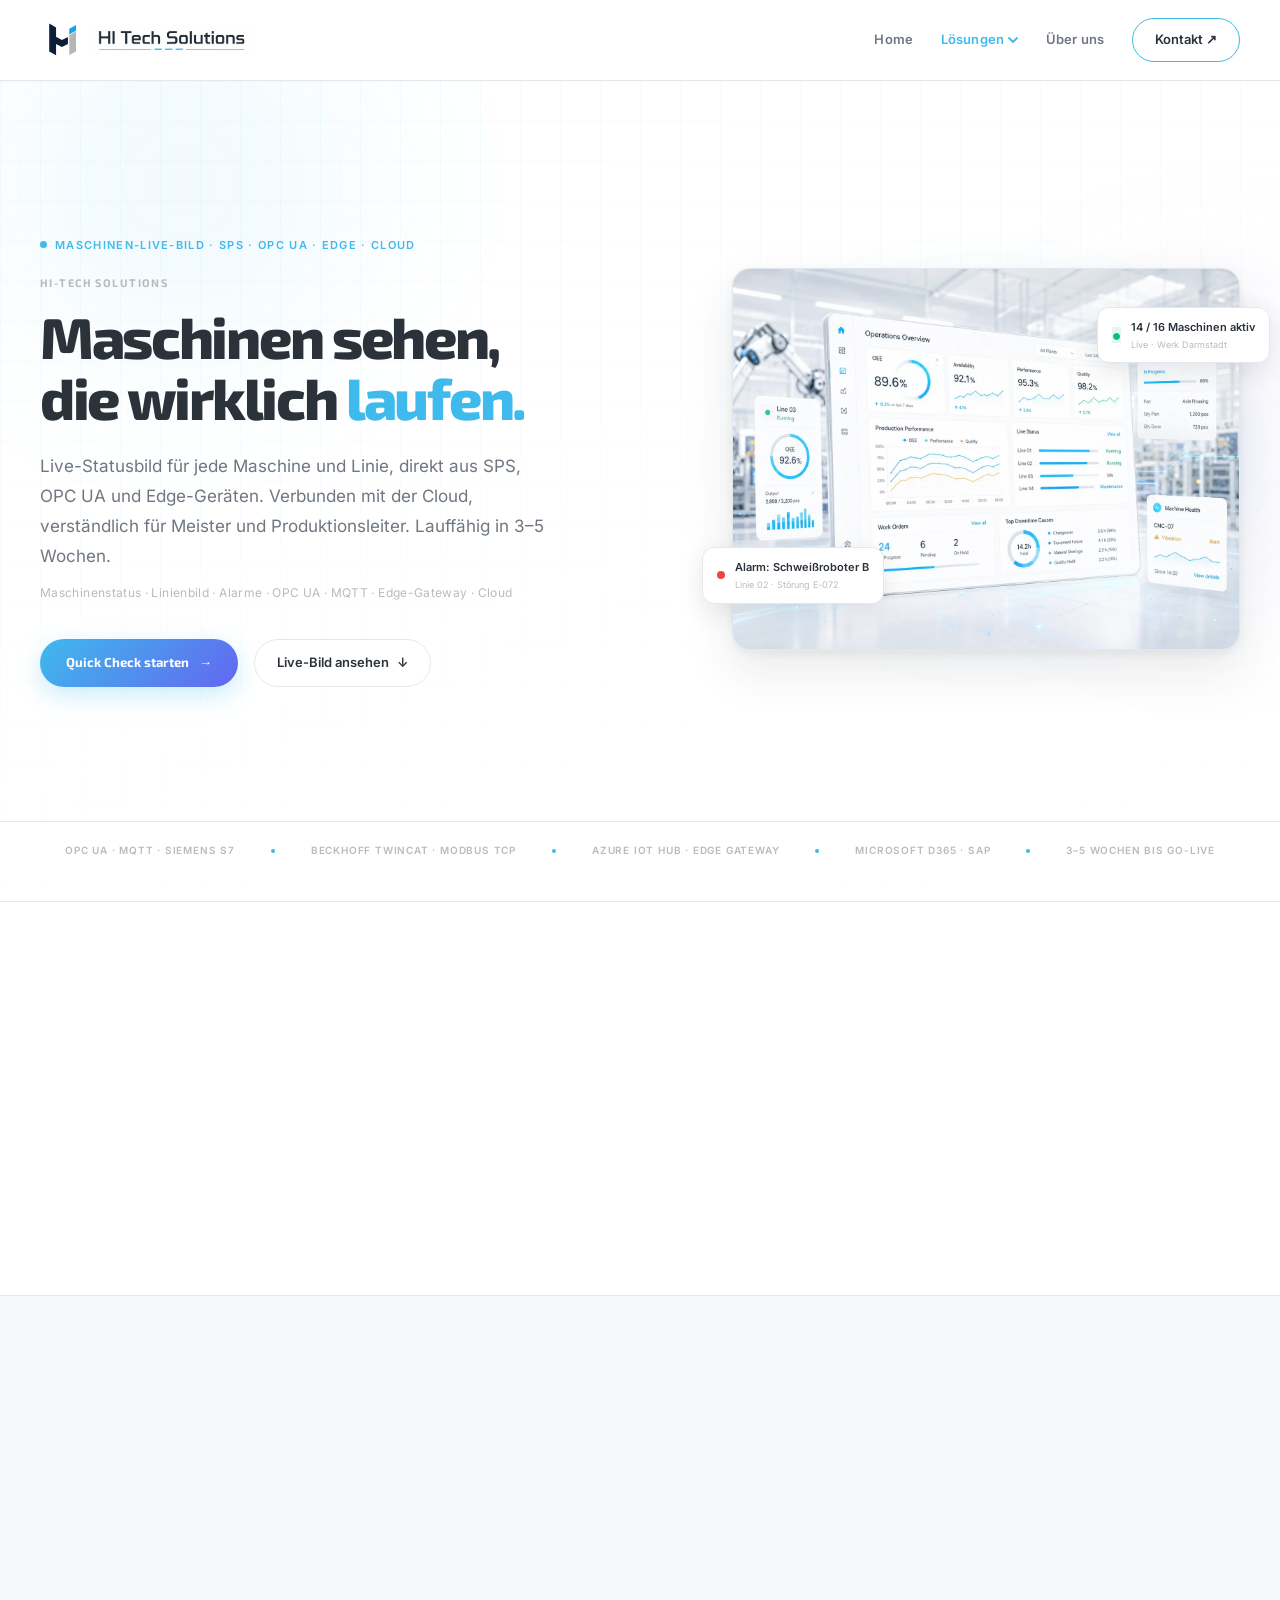
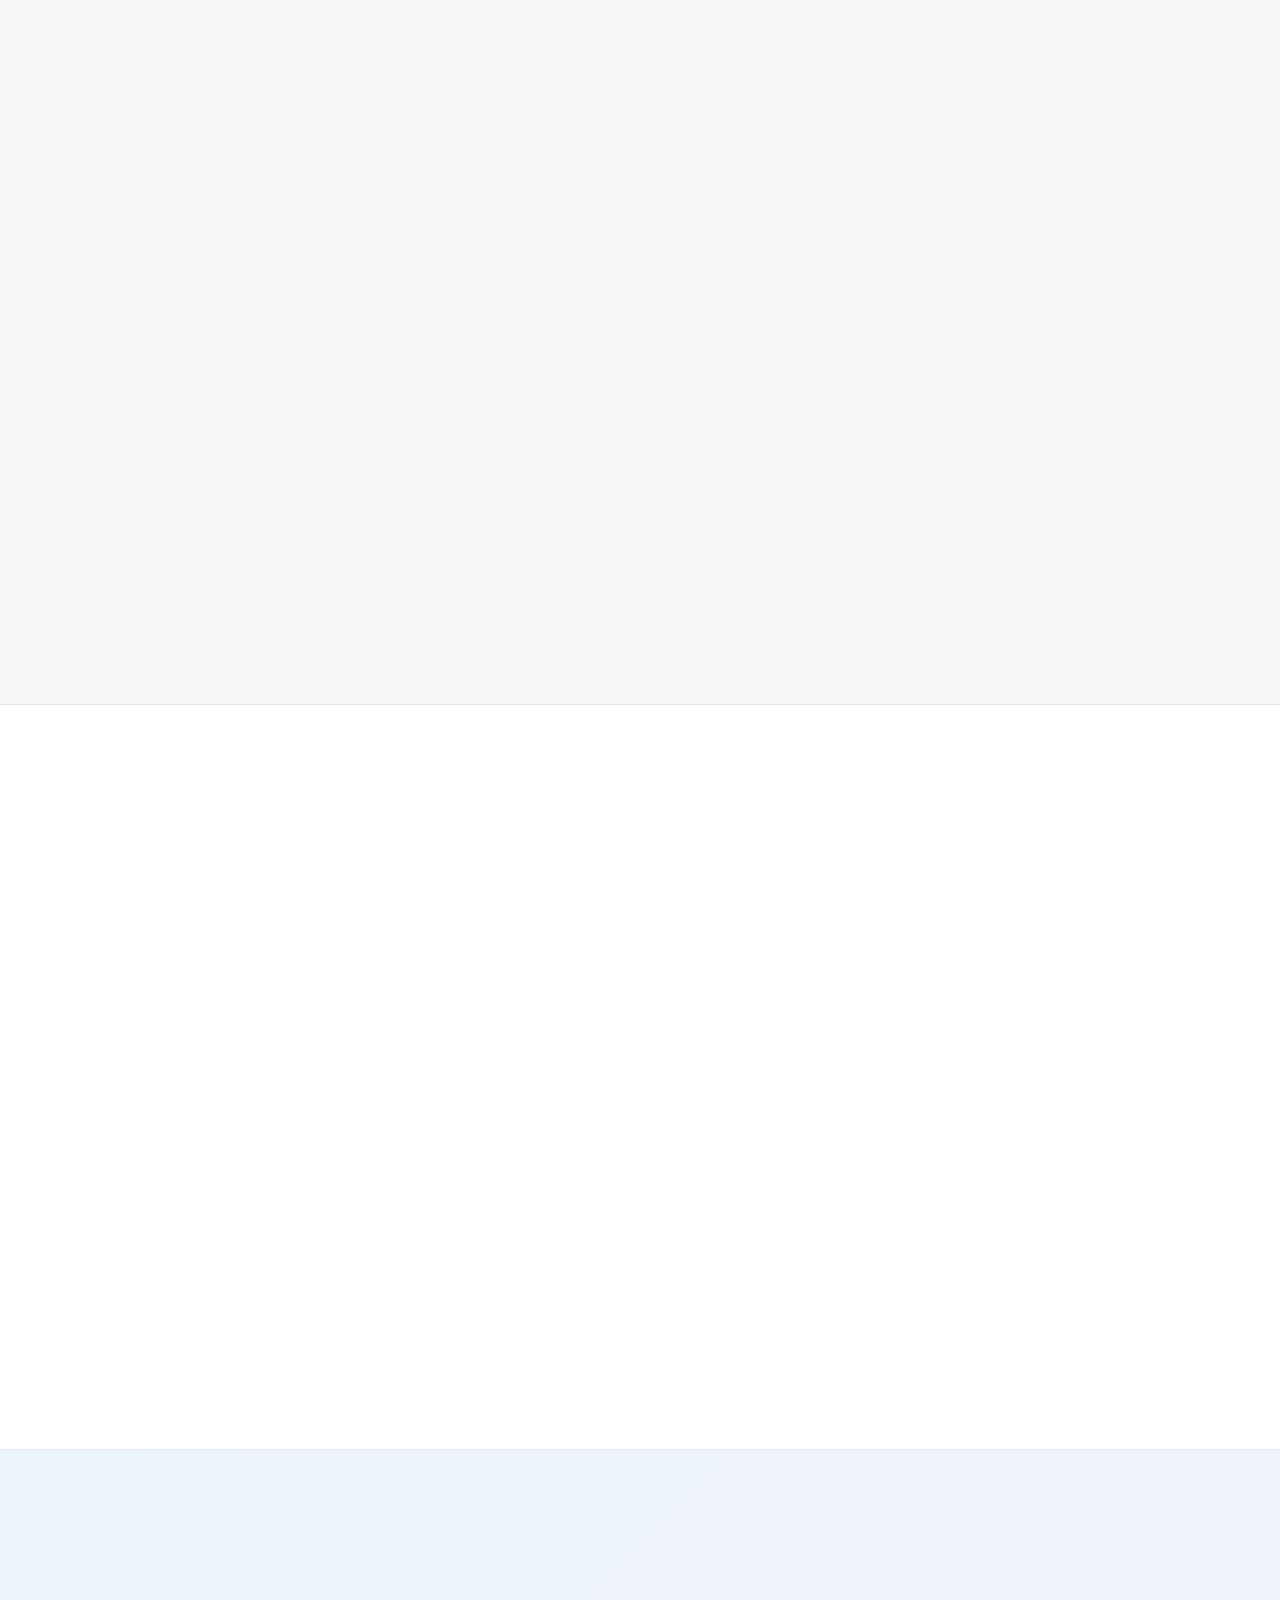
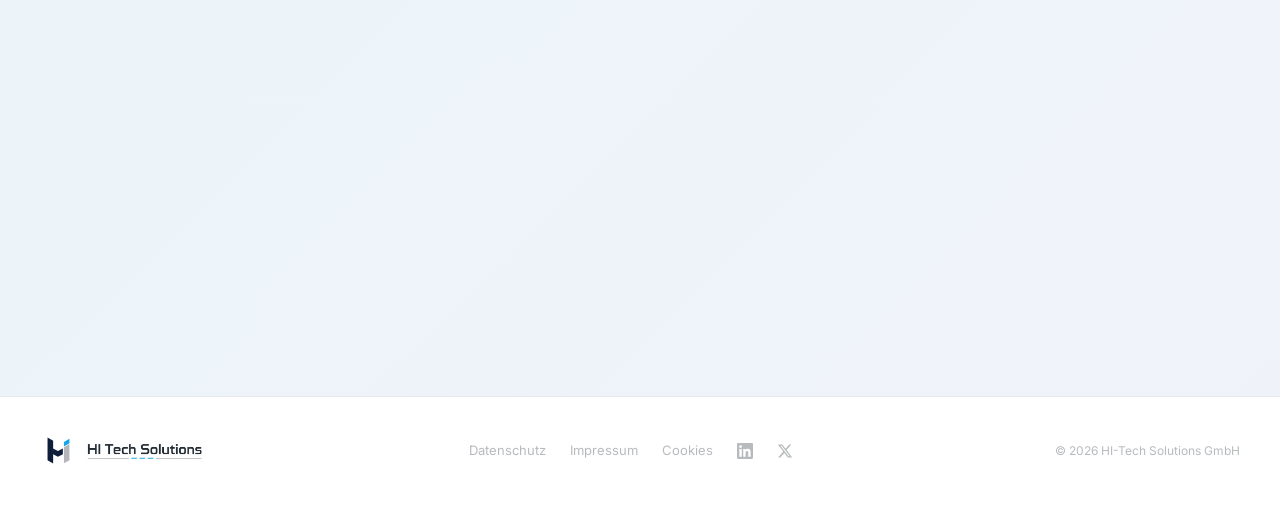
<file: maschinen-linienstatus.html>
<!DOCTYPE html>
<html lang="de">
<head>
  <meta charset="utf-8">
  <meta name="viewport" content="width=device-width, initial-scale=1">
  <title>Maschinen- und Linienstatus Live - HI-Tech Solutions</title>
  <link rel="icon" type="image/png" sizes="32x32" href="assets/logo.png">
  <link rel="apple-touch-icon" href="assets/apple-touch-icon.png">
  <link rel="stylesheet" href="assets/fonts/fonts.css">
  <link rel="stylesheet" href="css/auth.css">
  <link rel="stylesheet" href="css/style.css">
  <script src="js/auth.js?v=20260629"></script>
  <script src="js/footer.js?v=20260624" defer></script>
  <script src="js/navbar.js?v=20260624" defer></script>
  <style>
    :root {
      --space-xs: 8px;
      --space-sm: 12px;
      --space-md: 16px;
      --space-lg: 24px;
      --space-xl: 36px;
      --space-xxl: 48px;
    }

    /* ── Spacing and Layout Grids ── */
    .stats-grid {
      display: grid;
      grid-template-columns: repeat(3, 1fr);
      gap: 0;
    }
    .stats-col {
      text-align: center;
      padding: 0 var(--space-xxl);
    }
    .stats-col:first-child {
      padding-left: 0;
      padding-right: var(--space-xxl);
    }
    .stats-col:last-child {
      padding-right: 0;
      padding-left: var(--space-xxl);
    }
    .stats-col.stats-mid {
      border-left: 1px solid var(--color-border);
      border-right: 1px solid var(--color-border);
    }

    .app-window-body {
      display: flex;
      background: #fff;
      overflow-x: auto;
    }
    .app-window-inner {
      display: flex;
      flex: 1;
      min-width: 900px;
    }

    .app-kpi-grid {
      display: grid;
      grid-template-columns: repeat(4, 1fr);
      gap: 10px;
      margin-bottom: 12px;
    }
    .app-machine-grid {
      display: grid;
      grid-template-columns: 1fr 1fr;
      gap: 10px;
    }
    .app-alarm-grid {
      display: grid;
      grid-template-columns: 1fr 280px;
      gap: 10px;
    }
    .app-conn-grid {
      display: grid;
      grid-template-columns: repeat(3, 1fr);
      gap: 10px;
      margin-bottom: 10px;
    }

    .feat-header-grid {
      display: grid;
      grid-template-columns: 1fr 1fr;
      gap: var(--space-xxl);
      align-items: center;
      margin-bottom: var(--space-xxl);
    }
    .feat-grid {
      display: grid;
      grid-template-columns: repeat(4, 1fr);
      gap: var(--space-md);
    }

    /* Breakpoints */
    @media (max-width: 992px) {
      .app-kpi-grid {
        grid-template-columns: repeat(2, 1fr);
      }
      .feat-grid {
        grid-template-columns: repeat(2, 1fr);
      }
    }
    @media (max-width: 768px) {
      .stats-grid {
        grid-template-columns: 1fr;
        gap: var(--space-xl);
      }
      .stats-col, .stats-col:first-child, .stats-col:last-child {
        padding: 0;
      }
      .stats-col.stats-mid {
        border-left: none;
        border-right: none;
        border-top: 1px solid var(--color-border);
        border-bottom: 1px solid var(--color-border);
        padding: var(--space-lg) 0;
      }
      .app-machine-grid {
        grid-template-columns: 1fr;
      }
      .app-alarm-grid {
        grid-template-columns: 1fr;
      }
      .app-conn-grid {
        grid-template-columns: 1fr;
      }
      .feat-header-grid {
        grid-template-columns: 1fr;
        gap: var(--space-md);
        margin-bottom: var(--space-xl);
      }
    }
    @media (max-width: 568px) {
      .app-kpi-grid {
        grid-template-columns: 1fr;
      }
      .feat-grid {
        grid-template-columns: 1fr;
      }
    }

    /* ── Tab bar ── */
    .ml-tab {
      padding: 12px 16px; font-size: 12px; font-weight: 600;
      border: none; border-bottom: 2px solid transparent;
      background: transparent; cursor: pointer;
      color: var(--color-text-light); transition: all .2s ease;
      white-space: nowrap; font-family: var(--font-sans);
    }
    .ml-tab:hover { color: var(--color-text); }
    .ml-tab:active { transform: scale(0.96); }
    .ml-tab.tab-active { border-bottom: 2px solid var(--color-primary); color: var(--color-text); }

    /* ── Sidebar icon buttons ── */
    .sb-btn {
      width: 40px; height: 40px; border-radius: 12px; border: none;
      display: flex; align-items: center; justify-content: center;
      cursor: pointer; color: rgba(255, 255, 255, 0.58); background: transparent;
      transition: all .2s ease;
    }
    .sb-btn:hover { background: rgba(255, 255, 255, 0.08); color: rgba(255, 255, 255, 0.85); }
    .sb-btn:active { transform: scale(0.96); }
    .sb-btn.sb-active { background: rgba(var(--color-primary-rgb), 0.18); color: var(--color-primary); }

    /* ── KPI card ── */
    .kpi-card {
      background: var(--color-card-bg); border: 1px solid var(--color-border);
      border-radius: 14px; padding: 16px 18px;
      transition: all .25s ease;
    }
    .kpi-card:hover {
      box-shadow: 0 6px 20px rgba(43, 50, 58, 0.08);
      transform: translateY(-2px);
    }
    .kpi-card.kpi-primary { border-top: 2px solid var(--color-primary); }
    .kpi-card.kpi-green  { border-top: 2px solid var(--color-emerald); }
    .kpi-card.kpi-warn   { border-top: 2px solid #f59e0b; }
    .kpi-card.kpi-red    { border-top: 2px solid #ef4444; }

    /* ── Data panel ── */
    .dp { background: var(--color-card-bg); border: 1px solid var(--color-border); border-radius: 12px; padding: 18px 20px; }
    .dp-title { font-size: 12px; font-weight: 700; color: var(--color-text); margin-bottom: 14px; }

    /* ── Bar track ── */
    .bt { height: 6px; background: var(--color-border); border-radius: 999px; overflow: hidden; }
    .bf { height: 6px; border-radius: 999px; }

    /* ── Machine card ── */
    .mc {
      background: var(--color-card-bg); border: 1px solid var(--color-border);
      border-radius: 14px; padding: 14px 16px;
    }
    .mc.mc-warn { border-color: rgba(245, 158, 11, 0.4); background: rgba(245, 158, 11, 0.02); }
    .mc.mc-stop { border-color: rgba(239, 68, 68, 0.4); background: rgba(239, 68, 68, 0.02); }

    /* ── Status pill ── */
    .sp { display: inline-flex; align-items: center; gap: 4px; padding: 2px 9px; border-radius: 999px; font-size: 10px; font-weight: 700; }
    .sp-run  { background: rgba(16, 185, 129, 0.1);  color: var(--color-emerald); }
    .sp-warn { background: rgba(245, 158, 11, 0.1); color: #d97706; }
    .sp-stop { background: rgba(239, 68, 68, 0.1);  color: #dc2626; }
    .sp-idle { background: rgba(99, 102, 241, 0.1); color: var(--color-indigo); }

    /* ── Live pulse dot ── */
    .live-dot {
      width: 8px; height: 8px; border-radius: 50%;
      background: var(--color-emerald); display: inline-block;
      animation: pulse-green 1.8s ease-in-out infinite;
    }
    @keyframes pulse-green {
      0%, 100% { opacity: 1; transform: scale(1); }
      50% { opacity: 0.5; transform: scale(0.85); }
    }

    /* ── Feature card ── */
    .feat {
      background: var(--color-card-bg); border: 1px solid var(--color-border);
      border-radius: 14px; padding: 28px 24px;
      transition: all .3s cubic-bezier(.16,1,.3,1);
    }
    .feat:hover {
      transform: translateY(-4px);
      box-shadow: 0 12px 32px rgba(43, 50, 58, 0.08);
      border-color: rgba(var(--color-primary-rgb), 0.4);
    }
    .feat-num {
      width: 42px; height: 42px; border-radius: 12px;
      background: linear-gradient(135deg, var(--color-primary), var(--color-indigo));
      display: flex; align-items: center; justify-content: center;
      font-family: var(--font-display); font-size: 13px;
      font-weight: 800; color: #fff; margin-bottom: 16px;
    }

    /* ── Enhanced scroll reveal ── */
    .reveal {
      opacity: 0;
      transform: translateY(52px);
      filter: blur(7px);
      transition:
        opacity .9s cubic-bezier(.22,1,.36,1),
        transform .9s cubic-bezier(.22,1,.36,1),
        filter .75s cubic-bezier(.22,1,.36,1);
    }
    .reveal.in { opacity: 1; transform: none; filter: blur(0); }

    .reveal-app {
      opacity: 0;
      transform: perspective(1100px) rotateX(6deg) translateY(72px) scale(.982);
      transform-origin: center bottom;
      transition:
        opacity 1.1s cubic-bezier(.22,1,.36,1),
        transform 1.3s cubic-bezier(.22,1,.36,1);
    }
    .reveal-app.in { opacity: 1; transform: none; }

    .stagger > * {
      opacity: 0;
      transform: translateY(40px) scale(.96);
      filter: blur(6px);
      transition:
        opacity .75s cubic-bezier(.22,1,.36,1),
        transform .75s cubic-bezier(.22,1,.36,1),
        filter .6s cubic-bezier(.22,1,.36,1);
    }
    .stagger.in > * { opacity: 1; transform: none; filter: blur(0); }
    .stagger.in > *:nth-child(1) { transition-delay:   0ms; }
    .stagger.in > *:nth-child(2) { transition-delay: 110ms; }
    .stagger.in > *:nth-child(3) { transition-delay: 220ms; }
    .stagger.in > *:nth-child(4) { transition-delay: 330ms; }
    .stagger.in > *:nth-child(n+5) { transition-delay: 440ms; }

    .tab-pane { display: none; }
    .tab-pane.active { display: block !important; }

    @media (max-width: 768px) {
      .app-window-inner { min-width: 0; }
      .app-window-body { overflow-x: hidden; }
      .app-sidebar { display: none; }
      .app-tabbar {
        overflow-x: auto;
        -webkit-overflow-scrolling: touch;
        scrollbar-width: none;
      }
      .app-tabbar::-webkit-scrollbar { display: none; }
      .app-date-filters { display: none; }
      .app-chrome-title { display: none; }
      .app-chrome-live { margin-left: auto; }
      .app-kpi-grid { grid-template-columns: repeat(2, 1fr); }
      .kpi-card { padding: 12px 10px; }
    }

    @media (max-width: 400px) {
      .app-kpi-grid { grid-template-columns: 1fr; }
    }

    @keyframes tabSlideIn {
      from { opacity: 0; transform: translateY(10px); }
      to   { opacity: 1; transform: none; }
    }
    .tab-slide-in { animation: tabSlideIn 0.38s cubic-bezier(.22,1,.36,1) forwards; }

    /* Protocol badge */
    .proto-badge {
      display: inline-flex; align-items: center; gap: 5px;
      padding: 3px 10px; border-radius: 999px; font-size: 10px; font-weight: 700;
      border: 1px solid var(--color-border); color: var(--color-text-light);
      background: var(--color-bg);
    }
    .proto-badge.connected { border-color: rgba(16,185,129,.35); color: var(--color-emerald); background: rgba(16,185,129,.06); }
    .proto-badge.warn { border-color: rgba(245,158,11,.35); color: #d97706; background: rgba(245,158,11,.06); }
  </style>
</head>
<body>

<!-- Scroll progress -->
<div style="position:fixed;top:0;left:0;right:0;height:3px;z-index:200;pointer-events:none;">
  <span id="progress-bar" style="display:block;width:100%;height:100%;background:linear-gradient(90deg,var(--color-primary),var(--color-indigo));transform:scaleX(0);transform-origin:left;transition:transform .1s linear;"></span>
</div>

<!-- ══ HEADER ══ -->
<hitech-navbar></hitech-navbar>

<!-- ══ HERO ══ -->
<section id="top" class="hero-section">
  <div class="hero-grid-pattern"></div>
  <div class="hero-glow-1"></div>
  <div class="hero-glow-2"></div>
  <div class="wrap hero-layout">
    <div>
      <p class="hi d1 hero-badge-container">
        <span class="hero-badge-pulse"></span>
        Maschinen-Live-Bild · SPS · OPC UA · Edge · Cloud
      </p>
      <p class="hi d2 hero-brand">HI-Tech Solutions</p>
      <h1 class="hi d3 hero-title">Maschinen sehen,<br>die wirklich <em>laufen.</em></h1>
      <p class="hi d4 hero-lead">Live-Statusbild für jede Maschine und Linie, direkt aus SPS, OPC UA und Edge-Geräten. Verbunden mit der Cloud, verständlich für Meister und Produktionsleiter. Lauffähig in 3–5 Wochen.</p>
      <p class="hi d5 hero-subtags">Maschinenstatus · Linienbild · Alarme · OPC UA · MQTT · Edge-Gateway · Cloud</p>
      <div class="hi d6 hero-actions">
        <a href="index.html#quick-check" class="btn-gradient">Quick Check starten <span>→</span></a>
        <a href="#ml-showcase" class="btn-secondary">Live-Bild ansehen <span>↓</span></a>
      </div>
    </div>
    <div class="hi d4 hero-visual">
      <div class="hero-visual-glow"></div>
      <img src="assets/smart-factory-dashboard.webp" alt="Maschinen- und Linienstatus Dashboard" width="1448" height="1086" loading="eager">
      <div class="hero-float-card top">
        <span class="hero-float-card-icon" style="background:rgba(16,185,129,.12);color:var(--color-emerald);">●</span>
        <span><strong>14 / 16 Maschinen aktiv</strong><small>Live · Werk Darmstadt</small></span>
      </div>
      <div class="hero-float-card bottom">
        <span class="hero-float-card-dot" style="background:#ef4444;"></span>
        <span><strong>Alarm: Schweißroboter B</strong><small>Linie 02 · Störung E-072</small></span>
      </div>
    </div>
  </div>
  <div class="trust-strip-container">
    <div class="wrap trust-strip-layout">
      <span class="trust-item">OPC UA · MQTT · Siemens S7</span>
      <span class="trust-dot"></span>
      <span class="trust-item">Beckhoff TwinCAT · Modbus TCP</span>
      <span class="trust-dot"></span>
      <span class="trust-item">Azure IoT Hub · Edge Gateway</span>
      <span class="trust-dot"></span>
      <span class="trust-item">Microsoft D365 · SAP</span>
      <span class="trust-dot"></span>
      <span class="trust-item">3–5 Wochen bis Go-Live</span>
    </div>
  </div>
</section>

<!-- ══ STATS ══ -->
<section class="sec" style="background:var(--color-card-bg);">
  <div class="wrap">
    <div class="reveal">
      <div class="stats-grid">
        <div class="stats-col">
          <p data-count="95" data-suffix="%" style="font-family:var(--font-display);font-size:clamp(44px,5.5vw,72px);font-weight:800;letter-spacing:-0.04em;color:var(--color-primary);line-height:1.1;">95%</p>
          <p style="font-size:11px;font-weight:700;letter-spacing:.1em;text-transform:uppercase;color:var(--color-text-light);margin-top:10px;">Maschinentransparenz</p>
          <p style="font-size:13px;color:var(--color-text-muted);line-height:1.6;margin-top:6px;">Anteil der Maschinen mit vollständigem Live-Status nach Einführung</p>
        </div>
        <div class="stats-col stats-mid">
          <p data-count="3" data-suffix=" Min." style="font-family:var(--font-display);font-size:clamp(44px,5.5vw,72px);font-weight:800;letter-spacing:-0.04em;color:var(--color-primary);line-height:1.1;">&lt; 3 Min.</p>
          <p style="font-size:11px;font-weight:700;letter-spacing:.1em;text-transform:uppercase;color:var(--color-text-light);margin-top:10px;">Alarmreaktion</p>
          <p style="font-size:13px;color:var(--color-text-muted);line-height:1.6;margin-top:6px;">Durchschnittliche Zeit bis zur ersten Reaktion auf einen Maschinen-Alarm</p>
        </div>
        <div class="stats-col">
          <p style="font-family:var(--font-display);font-size:clamp(44px,5.5vw,72px);font-weight:800;letter-spacing:-0.04em;color:var(--color-primary);line-height:1.1;">3–5W</p>
          <p style="font-size:11px;font-weight:700;letter-spacing:.1em;text-transform:uppercase;color:var(--color-text-light);margin-top:10px;">Bis zum ersten Live-Bild</p>
          <p style="font-size:13px;color:var(--color-text-muted);line-height:1.6;margin-top:6px;">Von der Maschinenanbindung zum vollständigen Live-Statusbild Ihrer Produktion</p>
        </div>
      </div>
    </div>
  </div>
</section>

<!-- ══ DASHBOARD SHOWCASE ══ -->
<section id="ml-showcase" class="sec" style="background:#f6f8fa;">
  <div class="wrap">
    <div class="reveal" style="max-width:680px;margin-bottom:52px;">
      <p class="section-eyebrow">Produkt-Vorschau</p>
      <h2 class="section-title">Das Maschinen-Live-Bild <em>in Aktion.</em></h2>
      <p class="section-desc">Kein Konzept, so sehen Ihre Meister und Produktionsleiter den echten Zustand der Fertigung. Klicken Sie sich durch die vier Ansichten.</p>
    </div>

    <!-- ══ APP WINDOW ══ -->
    <div class="reveal-app" style="border-radius:20px;overflow:hidden;box-shadow:0 32px 80px rgba(43,50,58,.14),0 4px 16px rgba(43,50,58,.06);border:1px solid var(--color-border);">

      <!-- Chrome bar -->
      <div style="background:#1a2130;padding:11px 20px;display:flex;align-items:center;gap:16px;">
        <div style="display:flex;gap:6px;">
          <span style="width:11px;height:11px;border-radius:50%;background:#ef4444;display:block;"></span>
          <span style="width:11px;height:11px;border-radius:50%;background:#f59e0b;display:block;"></span>
          <span style="width:11px;height:11px;border-radius:50%;background:var(--color-emerald);display:block;"></span>
        </div>
        <span class="app-chrome-title" style="font-family:var(--font-display);font-size:10px;font-weight:700;letter-spacing:.16em;text-transform:uppercase;color:rgba(255,255,255,.35);">HI-TECH · MASCHINEN-STATUS · WERK DARMSTADT</span>
        <div class="app-chrome-live" style="margin-left:auto;display:flex;align-items:center;gap:6px;">
          <span style="width:6px;height:6px;background:var(--color-emerald);border-radius:50%;display:block;"></span>
          <span style="font-size:10px;color:rgba(255,255,255,.35);">Live · Frühschicht · 14:28</span>
        </div>
      </div>

      <!-- Body: sidebar + content -->
      <div class="app-window-body">
        <div class="app-window-inner">

        <!-- Sidebar -->
        <div class="app-sidebar" style="width:56px;flex-shrink:0;background:#1a2130;display:flex;flex-direction:column;align-items:center;padding:16px 0 12px;gap:4px;border-right:1px solid rgba(255,255,255,.06);">
          <div style="width:32px;height:32px;border-radius:12px;background:linear-gradient(135deg,var(--color-primary),var(--color-indigo));display:flex;align-items:center;justify-content:center;margin-bottom:14px;flex-shrink:0;">
            <span style="color:#fff;font-family:var(--font-display);font-size:11px;font-weight:800;letter-spacing:-.02em;">HI</span>
          </div>
          <button class="sb-btn sb-active" data-tab-target="u" title="Übersicht">
            <svg width="17" height="17" viewBox="0 0 24 24" fill="none" stroke="currentColor" stroke-width="1.8" stroke-linecap="round" stroke-linejoin="round"><rect x="3" y="3" width="7" height="9" rx="1"/><rect x="14" y="3" width="7" height="5" rx="1"/><rect x="14" y="12" width="7" height="9" rx="1"/><rect x="3" y="16" width="7" height="5" rx="1"/></svg>
          </button>
          <button class="sb-btn" data-tab-target="m" title="Maschinenstatus">
            <svg width="17" height="17" viewBox="0 0 24 24" fill="none" stroke="currentColor" stroke-width="1.8" stroke-linecap="round" stroke-linejoin="round"><rect x="2" y="3" width="20" height="14" rx="2"/><line x1="8" y1="21" x2="16" y2="21"/><line x1="12" y1="17" x2="12" y2="21"/></svg>
          </button>
          <button class="sb-btn" data-tab-target="a" title="Alarme">
            <svg width="17" height="17" viewBox="0 0 24 24" fill="none" stroke="currentColor" stroke-width="1.8" stroke-linecap="round" stroke-linejoin="round"><path d="M18 8A6 6 0 0 0 6 8c0 7-3 9-3 9h18s-3-2-3-9"/><path d="M13.73 21a2 2 0 0 1-3.46 0"/></svg>
          </button>
          <button class="sb-btn" data-tab-target="k" title="Verbindungen">
            <svg width="17" height="17" viewBox="0 0 24 24" fill="none" stroke="currentColor" stroke-width="1.8" stroke-linecap="round" stroke-linejoin="round"><path d="M10 13a5 5 0 0 0 7.54.54l3-3a5 5 0 0 0-7.07-7.07l-1.72 1.71"/><path d="M14 11a5 5 0 0 0-7.54-.54l-3 3a5 5 0 0 0 7.07 7.07l1.71-1.71"/></svg>
          </button>
          <div style="width:28px;height:1px;background:rgba(255,255,255,.08);margin:8px 0;flex-shrink:0;"></div>
          <button class="sb-btn" title="Einstellungen">
            <svg width="16" height="16" viewBox="0 0 24 24" fill="none" stroke="currentColor" stroke-width="1.8" stroke-linecap="round" stroke-linejoin="round"><circle cx="12" cy="12" r="3"/><path d="M19.4 15a1.65 1.65 0 0 0 .33 1.82l.06.06a2 2 0 0 1-2.83 2.83l-.06-.06a1.65 1.65 0 0 0-1.82-.33 1.65 1.65 0 0 0-1 1.51V21a2 2 0 0 1-4 0v-.09A1.65 1.65 0 0 0 9 19.4a1.65 1.65 0 0 0-1.82.33l-.06.06a2 2 0 0 1-2.83-2.83l.06-.06A1.65 1.65 0 0 0 4.68 15a1.65 1.65 0 0 0-1.51-1H3a2 2 0 0 1 0-4h.09A1.65 1.65 0 0 0 4.6 9a1.65 1.65 0 0 0-.33-1.82l-.06-.06a2 2 0 0 1 2.83-2.83l.06.06A1.65 1.65 0 0 0 9 4.68a1.65 1.65 0 0 0 1-1.51V3a2 2 0 0 1 4 0v.09a1.65 1.65 0 0 0 1 1.51 1.65 1.65 0 0 0 1.82-.33l.06-.06a2 2 0 0 1 2.83 2.83l-.06.06A1.65 1.65 0 0 0 19.4 9a1.65 1.65 0 0 0 1.51 1H21a2 2 0 0 1 0 4h-.09a1.65 1.65 0 0 0-1.51 1z"/></svg>
          </button>
        </div>

        <!-- Main content -->
        <div style="flex:1;min-width:0;display:flex;flex-direction:column;">

          <!-- Tab bar -->
          <div class="app-tabbar" style="display:flex;align-items:stretch;border-bottom:1px solid var(--color-border);background:#fff;padding-left:4px;">
            <button class="ml-tab tab-active" data-tab-target="u">Übersicht</button>
            <button class="ml-tab" data-tab-target="m">Maschinenstatus</button>
            <button class="ml-tab" data-tab-target="a">Alarme &amp; Ereignisse</button>
            <button class="ml-tab" data-tab-target="k">Verbindungen</button>
            <div class="app-date-filters" style="margin-left:auto;display:flex;align-items:center;gap:6px;padding-right:14px;">
              <span style="font-size:10px;padding:3px 10px;border-radius:999px;border:1px solid var(--color-primary);color:var(--color-primary);font-weight:600;background:rgba(var(--color-primary-rgb),0.06);">Live</span>
              <span style="font-size:10px;padding:3px 10px;border-radius:999px;border:1px solid var(--color-border);color:var(--color-text-light);font-weight:500;">Heute</span>
              <span style="font-size:10px;padding:3px 10px;border-radius:999px;border:1px solid var(--color-border);color:var(--color-text-light);font-weight:500;">7 Tage</span>
            </div>
          </div>

          <!-- Tab content -->
          <div style="padding:16px;background:#f2f4f7;min-height:380px;">

            <!-- ── TAB 1: ÜBERSICHT ── -->
            <div class="tab-pane active" id="content-u">
              <!-- KPI cards -->
              <div class="app-kpi-grid">

                <div class="kpi-card kpi-green">
                  <p style="font-size:9px;font-weight:700;letter-spacing:.1em;text-transform:uppercase;color:var(--color-text-light);margin-bottom:6px;">AKTIV</p>
                  <p style="font-family:var(--font-display);font-size:28px;font-weight:800;color:var(--color-emerald);letter-spacing:-0.03em;line-height:1;" class="kpi-value-a">14</p>
                  <p style="font-size:10px;color:var(--color-text-muted);margin-top:4px;">Maschinen laufen</p>
                </div>

                <div class="kpi-card kpi-warn">
                  <p style="font-size:9px;font-weight:700;letter-spacing:.1em;text-transform:uppercase;color:var(--color-text-light);margin-bottom:6px;">WARNUNG</p>
                  <p style="font-family:var(--font-display);font-size:28px;font-weight:800;color:#f59e0b;letter-spacing:-0.03em;line-height:1;" class="kpi-value-b">1</p>
                  <p style="font-size:10px;color:var(--color-text-muted);margin-top:4px;">Wartung fällig</p>
                </div>

                <div class="kpi-card kpi-red">
                  <p style="font-size:9px;font-weight:700;letter-spacing:.1em;text-transform:uppercase;color:var(--color-text-light);margin-bottom:6px;">STÖRUNG</p>
                  <p style="font-family:var(--font-display);font-size:28px;font-weight:800;color:#ef4444;letter-spacing:-0.03em;line-height:1;" class="kpi-value-c">1</p>
                  <p style="font-size:10px;color:var(--color-text-muted);margin-top:4px;">Alarm aktiv</p>
                </div>

                <div class="kpi-card kpi-primary">
                  <p style="font-size:9px;font-weight:700;letter-spacing:.1em;text-transform:uppercase;color:var(--color-text-light);margin-bottom:6px;">VERFÜGBARKEIT</p>
                  <p style="font-family:var(--font-display);font-size:28px;font-weight:800;color:var(--color-primary);letter-spacing:-0.03em;line-height:1;" class="kpi-value-d">87.5%</p>
                  <p style="font-size:10px;color:var(--color-emerald);margin-top:4px;">↑ +3.1% vs. Vortag</p>
                </div>

              </div>

              <!-- Linienbild -->
              <div class="dp" style="margin-bottom:10px;">
                <div style="display:flex;justify-content:space-between;align-items:center;margin-bottom:14px;">
                  <p class="dp-title" style="margin:0;">Linienbild · Werk Darmstadt</p>
                  <div style="display:flex;align-items:center;gap:6px;">
                    <span class="live-dot"></span>
                    <span style="font-size:10px;color:var(--color-text-light);">Live · 14:28</span>
                  </div>
                </div>
                <!-- Linie 01 -->
                <div style="margin-bottom:10px;">
                  <div style="display:flex;align-items:center;justify-content:space-between;margin-bottom:6px;">
                    <span style="font-size:11px;font-weight:700;color:var(--color-text);">Linie 01 · CNC-Fertigung</span>
                    <span class="sp sp-run">● 4 / 4 aktiv</span>
                  </div>
                  <div style="display:flex;gap:6px;">
                    <div style="flex:1;background:rgba(16,185,129,.12);border:1px solid rgba(16,185,129,.3);border-radius:8px;padding:8px 10px;">
                      <p style="font-size:9px;font-weight:700;color:var(--color-emerald);margin-bottom:2px;">CNC-01</p>
                      <p style="font-size:10px;color:var(--color-text-muted);">▶ 412 rpm</p>
                    </div>
                    <div style="flex:1;background:rgba(16,185,129,.12);border:1px solid rgba(16,185,129,.3);border-radius:8px;padding:8px 10px;">
                      <p style="font-size:9px;font-weight:700;color:var(--color-emerald);margin-bottom:2px;">CNC-02</p>
                      <p style="font-size:10px;color:var(--color-text-muted);">▶ 398 rpm</p>
                    </div>
                    <div style="flex:1;background:rgba(16,185,129,.12);border:1px solid rgba(16,185,129,.3);border-radius:8px;padding:8px 10px;">
                      <p style="font-size:9px;font-weight:700;color:var(--color-emerald);margin-bottom:2px;">CNC-03</p>
                      <p style="font-size:10px;color:var(--color-text-muted);">▶ 421 rpm</p>
                    </div>
                    <div style="flex:1;background:rgba(16,185,129,.12);border:1px solid rgba(16,185,129,.3);border-radius:8px;padding:8px 10px;">
                      <p style="font-size:9px;font-weight:700;color:var(--color-emerald);margin-bottom:2px;">CNC-04</p>
                      <p style="font-size:10px;color:var(--color-text-muted);">▶ 405 rpm</p>
                    </div>
                  </div>
                </div>
                <!-- Linie 02 -->
                <div style="margin-bottom:10px;">
                  <div style="display:flex;align-items:center;justify-content:space-between;margin-bottom:6px;">
                    <span style="font-size:11px;font-weight:700;color:var(--color-text);">Linie 02 · Schweißen</span>
                    <span class="sp sp-stop">● 1 Störung</span>
                  </div>
                  <div style="display:flex;gap:6px;">
                    <div style="flex:1;background:rgba(16,185,129,.12);border:1px solid rgba(16,185,129,.3);border-radius:8px;padding:8px 10px;">
                      <p style="font-size:9px;font-weight:700;color:var(--color-emerald);margin-bottom:2px;">SWR-A</p>
                      <p style="font-size:10px;color:var(--color-text-muted);">▶ Aktiv</p>
                    </div>
                    <div style="flex:1;background:rgba(239,68,68,.08);border:1px solid rgba(239,68,68,.35);border-radius:8px;padding:8px 10px;">
                      <p style="font-size:9px;font-weight:700;color:#dc2626;margin-bottom:2px;">SWR-B</p>
                      <p style="font-size:10px;color:#dc2626;">✖ Alarm E-072</p>
                    </div>
                    <div style="flex:1;background:rgba(16,185,129,.12);border:1px solid rgba(16,185,129,.3);border-radius:8px;padding:8px 10px;">
                      <p style="font-size:9px;font-weight:700;color:var(--color-emerald);margin-bottom:2px;">SWR-C</p>
                      <p style="font-size:10px;color:var(--color-text-muted);">▶ Aktiv</p>
                    </div>
                    <div style="flex:1;background:rgba(16,185,129,.12);border:1px solid rgba(16,185,129,.3);border-radius:8px;padding:8px 10px;">
                      <p style="font-size:9px;font-weight:700;color:var(--color-emerald);margin-bottom:2px;">SWR-D</p>
                      <p style="font-size:10px;color:var(--color-text-muted);">▶ Aktiv</p>
                    </div>
                  </div>
                </div>
                <!-- Linie 03 -->
                <div>
                  <div style="display:flex;align-items:center;justify-content:space-between;margin-bottom:6px;">
                    <span style="font-size:11px;font-weight:700;color:var(--color-text);">Linie 03 · Montage</span>
                    <span class="sp sp-warn">⚠ Wartung fällig</span>
                  </div>
                  <div style="display:flex;gap:6px;">
                    <div style="flex:1;background:rgba(16,185,129,.12);border:1px solid rgba(16,185,129,.3);border-radius:8px;padding:8px 10px;">
                      <p style="font-size:9px;font-weight:700;color:var(--color-emerald);margin-bottom:2px;">MNT-01</p>
                      <p style="font-size:10px;color:var(--color-text-muted);">▶ Aktiv</p>
                    </div>
                    <div style="flex:1;background:rgba(245,158,11,.08);border:1px solid rgba(245,158,11,.35);border-radius:8px;padding:8px 10px;">
                      <p style="font-size:9px;font-weight:700;color:#d97706;margin-bottom:2px;">MNT-02</p>
                      <p style="font-size:10px;color:#d97706;">⚠ Wartung</p>
                    </div>
                    <div style="flex:1;background:rgba(16,185,129,.12);border:1px solid rgba(16,185,129,.3);border-radius:8px;padding:8px 10px;">
                      <p style="font-size:9px;font-weight:700;color:var(--color-emerald);margin-bottom:2px;">MNT-03</p>
                      <p style="font-size:10px;color:var(--color-text-muted);">▶ Aktiv</p>
                    </div>
                    <div style="flex:1;background:rgba(16,185,129,.12);border:1px solid rgba(16,185,129,.3);border-radius:8px;padding:8px 10px;">
                      <p style="font-size:9px;font-weight:700;color:var(--color-emerald);margin-bottom:2px;">MNT-04</p>
                      <p style="font-size:10px;color:var(--color-text-muted);">▶ Aktiv</p>
                    </div>
                  </div>
                </div>
              </div>
            </div>

            <!-- ── TAB 2: MASCHINENSTATUS ── -->
            <div class="tab-pane" id="content-m" style="display:none;">
              <div style="display:flex;flex-direction:column;gap:8px;">

                <div class="mc">
                  <div style="display:flex;justify-content:space-between;align-items:flex-start;margin-bottom:10px;">
                    <div>
                      <p style="font-size:13px;font-weight:700;color:var(--color-text);margin-bottom:2px;">CNC-Fräse 01</p>
                      <p style="font-size:10px;color:var(--color-text-muted);">Linie 01 · SPS: Siemens S7-1500 · OPC UA</p>
                    </div>
                    <span class="sp sp-run">● Läuft</span>
                  </div>
                  <div style="display:grid;grid-template-columns:repeat(4,1fr);gap:8px;">
                    <div><p style="font-size:9px;font-weight:600;color:var(--color-text-light);text-transform:uppercase;letter-spacing:.06em;margin-bottom:3px;">Spindel</p><p style="font-size:14px;font-weight:800;color:var(--color-primary);font-family:var(--font-display);">412 <span style="font-size:10px;font-weight:600;color:var(--color-text-muted);">rpm</span></p></div>
                    <div><p style="font-size:9px;font-weight:600;color:var(--color-text-light);text-transform:uppercase;letter-spacing:.06em;margin-bottom:3px;">Vorschub</p><p style="font-size:14px;font-weight:800;color:var(--color-text);font-family:var(--font-display);">800 <span style="font-size:10px;font-weight:600;color:var(--color-text-muted);">mm/min</span></p></div>
                    <div><p style="font-size:9px;font-weight:600;color:var(--color-text-light);text-transform:uppercase;letter-spacing:.06em;margin-bottom:3px;">Temp.</p><p style="font-size:14px;font-weight:800;color:var(--color-text);font-family:var(--font-display);">42 <span style="font-size:10px;font-weight:600;color:var(--color-text-muted);">°C</span></p></div>
                    <div><p style="font-size:9px;font-weight:600;color:var(--color-text-light);text-transform:uppercase;letter-spacing:.06em;margin-bottom:3px;">Auslastung</p>
                      <div class="bt" style="margin-top:6px;"><div class="bf chart-bar" style="width:78%;background:linear-gradient(90deg,var(--color-primary),var(--color-indigo));"></div></div>
                      <p style="font-size:10px;font-weight:700;color:var(--color-primary);margin-top:3px;">78%</p>
                    </div>
                  </div>
                </div>

                <div class="mc mc-stop">
                  <div style="display:flex;justify-content:space-between;align-items:flex-start;margin-bottom:10px;">
                    <div>
                      <p style="font-size:13px;font-weight:700;color:var(--color-text);margin-bottom:2px;">Schweißroboter B</p>
                      <p style="font-size:10px;color:var(--color-text-muted);">Linie 02 · SPS: Kuka · MQTT</p>
                    </div>
                    <span class="sp sp-stop">✖ Alarm</span>
                  </div>
                  <div style="background:rgba(239,68,68,.06);border:1px solid rgba(239,68,68,.25);border-radius:10px;padding:10px 12px;margin-bottom:10px;">
                    <p style="font-size:11px;font-weight:700;color:#dc2626;margin-bottom:3px;">Alarm E-072 · Motorüberhitzung</p>
                    <p style="font-size:10px;color:var(--color-text-muted);">Seit 13:54 · Dauer: 34 min · Letzter Wert: 94°C</p>
                  </div>
                  <div style="display:grid;grid-template-columns:repeat(4,1fr);gap:8px;">
                    <div><p style="font-size:9px;font-weight:600;color:var(--color-text-light);text-transform:uppercase;letter-spacing:.06em;margin-bottom:3px;">Motortemp.</p><p style="font-size:14px;font-weight:800;color:#dc2626;font-family:var(--font-display);">94 <span style="font-size:10px;font-weight:600;color:var(--color-text-muted);">°C</span></p></div>
                    <div><p style="font-size:9px;font-weight:600;color:var(--color-text-light);text-transform:uppercase;letter-spacing:.06em;margin-bottom:3px;">Strom</p><p style="font-size:14px;font-weight:800;color:var(--color-text);font-family:var(--font-display);">0 <span style="font-size:10px;font-weight:600;color:var(--color-text-muted);">A</span></p></div>
                    <div><p style="font-size:9px;font-weight:600;color:var(--color-text-light);text-transform:uppercase;letter-spacing:.06em;margin-bottom:3px;">Status</p><p style="font-size:11px;font-weight:700;color:#dc2626;margin-top:4px;">Gestoppt</p></div>
                    <div><p style="font-size:9px;font-weight:600;color:var(--color-text-light);text-transform:uppercase;letter-spacing:.06em;margin-bottom:3px;">Auslastung</p>
                      <div class="bt" style="margin-top:6px;"><div class="bf chart-bar" style="width:0%;background:#ef4444;"></div></div>
                      <p style="font-size:10px;font-weight:700;color:#dc2626;margin-top:3px;">0%</p>
                    </div>
                  </div>
                </div>

                <div class="mc mc-warn">
                  <div style="display:flex;justify-content:space-between;align-items:flex-start;margin-bottom:10px;">
                    <div>
                      <p style="font-size:13px;font-weight:700;color:var(--color-text);margin-bottom:2px;">Montage-Roboter 02</p>
                      <p style="font-size:10px;color:var(--color-text-muted);">Linie 03 · SPS: Beckhoff TwinCAT · OPC UA</p>
                    </div>
                    <span class="sp sp-warn">⚠ Wartung</span>
                  </div>
                  <div style="display:grid;grid-template-columns:repeat(4,1fr);gap:8px;">
                    <div><p style="font-size:9px;font-weight:600;color:var(--color-text-light);text-transform:uppercase;letter-spacing:.06em;margin-bottom:3px;">Zykluszeit</p><p style="font-size:14px;font-weight:800;color:#d97706;font-family:var(--font-display);">18.4 <span style="font-size:10px;font-weight:600;color:var(--color-text-muted);">s</span></p></div>
                    <div><p style="font-size:9px;font-weight:600;color:var(--color-text-light);text-transform:uppercase;letter-spacing:.06em;margin-bottom:3px;">Betriebsst.</p><p style="font-size:14px;font-weight:800;color:var(--color-text);font-family:var(--font-display);">4.820 <span style="font-size:10px;font-weight:600;color:var(--color-text-muted);">h</span></p></div>
                    <div><p style="font-size:9px;font-weight:600;color:var(--color-text-light);text-transform:uppercase;letter-spacing:.06em;margin-bottom:3px;">Nächste Wartung</p><p style="font-size:11px;font-weight:700;color:#d97706;margin-top:4px;">180 h überfällig</p></div>
                    <div><p style="font-size:9px;font-weight:600;color:var(--color-text-light);text-transform:uppercase;letter-spacing:.06em;margin-bottom:3px;">Auslastung</p>
                      <div class="bt" style="margin-top:6px;"><div class="bf chart-bar" style="width:65%;background:#f59e0b;"></div></div>
                      <p style="font-size:10px;font-weight:700;color:#d97706;margin-top:3px;">65%</p>
                    </div>
                  </div>
                </div>

              </div>
            </div>

            <!-- ── TAB 3: ALARME & EREIGNISSE ── -->
            <div class="tab-pane" id="content-a" style="display:none;">
              <div class="app-alarm-grid">
                <div class="dp">
                  <p class="dp-title">Aktive Alarme &amp; Ereignisse</p>
                  <div style="display:flex;flex-direction:column;gap:7px;">
                    <div style="background:rgba(239,68,68,.02);border:1px solid rgba(239,68,68,.3);border-radius:12px;padding:10px 14px;">
                      <div style="display:flex;justify-content:space-between;margin-bottom:3px;">
                        <span style="font-size:11px;font-weight:700;color:var(--color-text);">Schweißroboter B · Alarm E-072</span>
                        <span style="font-size:10px;color:#dc2626;font-weight:700;">Offen · 13:54</span>
                      </div>
                      <p style="font-size:10px;color:var(--color-text-muted);">Motorüberhitzung · 94°C · Linie 02 · 34 min aktiv</p>
                    </div>
                    <div style="background:rgba(245,158,11,.02);border:1px solid rgba(245,158,11,.3);border-radius:12px;padding:10px 14px;">
                      <div style="display:flex;justify-content:space-between;margin-bottom:3px;">
                        <span style="font-size:11px;font-weight:700;color:var(--color-text);">Montage-Roboter 02 · Wartung W-04</span>
                        <span style="font-size:10px;color:#d97706;font-weight:700;">Offen · 09:00</span>
                      </div>
                      <p style="font-size:10px;color:var(--color-text-muted);">Schmierintervall überschritten · 180h · Linie 03</p>
                    </div>
                    <div style="background:rgba(16,185,129,.02);border:1px solid rgba(16,185,129,.25);border-radius:12px;padding:10px 14px;">
                      <div style="display:flex;justify-content:space-between;margin-bottom:3px;">
                        <span style="font-size:11px;font-weight:700;color:var(--color-text);">CNC-Fräse 02 · Werkzeugwechsel</span>
                        <span style="font-size:10px;color:var(--color-emerald);font-weight:700;">Abg. · 11:30</span>
                      </div>
                      <p style="font-size:10px;color:var(--color-text-muted);">T-08 gewechselt · 18 min · Linie 01</p>
                    </div>
                    <div style="background:rgba(16,185,129,.02);border:1px solid rgba(16,185,129,.25);border-radius:12px;padding:10px 14px;">
                      <div style="display:flex;justify-content:space-between;margin-bottom:3px;">
                        <span style="font-size:11px;font-weight:700;color:var(--color-text);">Schweißroboter A · Parameterwechsel</span>
                        <span style="font-size:10px;color:var(--color-emerald);font-weight:700;">Abg. · 08:14</span>
                      </div>
                      <p style="font-size:10px;color:var(--color-text-muted);">Programm P-12 → P-14 · Rüstung ·Linie 02</p>
                    </div>
                    <div style="background:rgba(16,185,129,.02);border:1px solid rgba(16,185,129,.25);border-radius:12px;padding:10px 14px;">
                      <div style="display:flex;justify-content:space-between;margin-bottom:3px;">
                        <span style="font-size:11px;font-weight:700;color:var(--color-text);">Linie 01 · Schichtstart</span>
                        <span style="font-size:10px;color:var(--color-emerald);font-weight:700;">Abg. · 06:00</span>
                      </div>
                      <p style="font-size:10px;color:var(--color-text-muted);">Alle 4 Maschinen gestartet · Frühschicht</p>
                    </div>
                  </div>
                </div>
                <div class="dp">
                  <p class="dp-title">Alarm-Zusammenfassung</p>
                  <div style="display:flex;flex-direction:column;gap:10px;">
                    <div>
                      <div style="display:flex;justify-content:space-between;margin-bottom:4px;"><span style="font-size:11px;font-weight:500;color:var(--color-text);">Störungen</span><span style="font-size:11px;font-weight:700;color:#dc2626;">1</span></div>
                      <div class="bt"><div class="bf" style="width:20%;background:#ef4444;"></div></div>
                    </div>
                    <div>
                      <div style="display:flex;justify-content:space-between;margin-bottom:4px;"><span style="font-size:11px;font-weight:500;color:var(--color-text);">Warnungen</span><span style="font-size:11px;font-weight:700;color:#d97706;">1</span></div>
                      <div class="bt"><div class="bf" style="width:20%;background:#f59e0b;"></div></div>
                    </div>
                    <div>
                      <div style="display:flex;justify-content:space-between;margin-bottom:4px;"><span style="font-size:11px;font-weight:500;color:var(--color-text);">Info / abgeschlossen</span><span style="font-size:11px;font-weight:700;color:var(--color-emerald);">3</span></div>
                      <div class="bt"><div class="bf" style="width:60%;background:var(--color-emerald);"></div></div>
                    </div>
                  </div>
                  <div style="margin-top:14px;padding-top:10px;border-top:1px solid var(--color-border);">
                    <p style="font-size:11px;font-weight:700;color:var(--color-text);margin-bottom:8px;">Reaktionszeit heute</p>
                    <p style="font-family:var(--font-display);font-size:28px;font-weight:800;color:var(--color-primary);letter-spacing:-0.03em;line-height:1;">2.4 <span style="font-size:14px;font-weight:600;color:var(--color-text-muted);">Min.</span></p>
                    <p style="font-size:10px;color:var(--color-emerald);margin-top:4px;">↑ Besser als Ziel (&lt; 5 Min.)</p>
                  </div>
                </div>
              </div>
            </div>

            <!-- ── TAB 4: VERBINDUNGEN ── -->
            <div class="tab-pane" id="content-k" style="display:none;">
              <div class="app-conn-grid">
                <div style="background:var(--color-card-bg);border:1px solid var(--color-border);border-radius:12px;padding:18px;">
                  <div style="display:flex;justify-content:space-between;align-items:flex-start;margin-bottom:10px;">
                    <div>
                      <p style="font-size:9px;font-weight:700;letter-spacing:.1em;text-transform:uppercase;color:var(--color-primary);margin-bottom:2px;">OPC UA</p>
                      <p style="font-size:11px;color:var(--color-text-muted);">Siemens S7 · Beckhoff</p>
                    </div>
                    <span class="proto-badge connected">● Verbunden</span>
                  </div>
                  <p style="font-family:var(--font-display);font-size:28px;font-weight:800;color:var(--color-emerald);letter-spacing:-0.03em;line-height:1;margin-bottom:10px;">8</p>
                  <div style="display:flex;flex-direction:column;gap:5px;">
                    <div style="display:flex;justify-content:space-between;"><span style="font-size:11px;color:var(--color-text-muted);">Geräte online</span><span style="font-size:11px;font-weight:600;color:var(--color-text);">8 / 8</span></div>
                    <div style="display:flex;justify-content:space-between;"><span style="font-size:11px;color:var(--color-text-muted);">Latenz</span><span style="font-size:11px;font-weight:600;color:var(--color-emerald);">12 ms</span></div>
                    <div style="display:flex;justify-content:space-between;"><span style="font-size:11px;color:var(--color-text-muted);">Datenpunkte</span><span style="font-size:11px;font-weight:600;color:var(--color-text);">1.248</span></div>
                  </div>
                </div>
                <div style="background:var(--color-card-bg);border:1px solid var(--color-border);border-radius:12px;padding:18px;">
                  <div style="display:flex;justify-content:space-between;align-items:flex-start;margin-bottom:10px;">
                    <div>
                      <p style="font-size:9px;font-weight:700;letter-spacing:.1em;text-transform:uppercase;color:var(--color-primary);margin-bottom:2px;">MQTT</p>
                      <p style="font-size:11px;color:var(--color-text-muted);">Kuka · Edge Gateway</p>
                    </div>
                    <span class="proto-badge warn">⚠ 1 Warnung</span>
                  </div>
                  <p style="font-family:var(--font-display);font-size:28px;font-weight:800;color:#f59e0b;letter-spacing:-0.03em;line-height:1;margin-bottom:10px;">4</p>
                  <div style="display:flex;flex-direction:column;gap:5px;">
                    <div style="display:flex;justify-content:space-between;"><span style="font-size:11px;color:var(--color-text-muted);">Geräte online</span><span style="font-size:11px;font-weight:600;color:#d97706;">3 / 4</span></div>
                    <div style="display:flex;justify-content:space-between;"><span style="font-size:11px;color:var(--color-text-muted);">Latenz</span><span style="font-size:11px;font-weight:600;color:var(--color-emerald);">8 ms</span></div>
                    <div style="display:flex;justify-content:space-between;"><span style="font-size:11px;color:var(--color-text-muted);">Datenpunkte</span><span style="font-size:11px;font-weight:600;color:var(--color-text);">342</span></div>
                  </div>
                </div>
                <div style="background:var(--color-card-bg);border:1px solid var(--color-border);border-radius:12px;padding:18px;">
                  <div style="display:flex;justify-content:space-between;align-items:flex-start;margin-bottom:10px;">
                    <div>
                      <p style="font-size:9px;font-weight:700;letter-spacing:.1em;text-transform:uppercase;color:var(--color-primary);margin-bottom:2px;">Azure IoT Hub</p>
                      <p style="font-size:11px;color:var(--color-text-muted);">Cloud · Edge → Cloud</p>
                    </div>
                    <span class="proto-badge connected">● Verbunden</span>
                  </div>
                  <p style="font-family:var(--font-display);font-size:28px;font-weight:800;color:var(--color-emerald);letter-spacing:-0.03em;line-height:1;margin-bottom:10px;">2</p>
                  <div style="display:flex;flex-direction:column;gap:5px;">
                    <div style="display:flex;justify-content:space-between;"><span style="font-size:11px;color:var(--color-text-muted);">Edge-Geräte</span><span style="font-size:11px;font-weight:600;color:var(--color-text);">2 / 2</span></div>
                    <div style="display:flex;justify-content:space-between;"><span style="font-size:11px;color:var(--color-text-muted);">Latenz</span><span style="font-size:11px;font-weight:600;color:var(--color-emerald);">38 ms</span></div>
                    <div style="display:flex;justify-content:space-between;"><span style="font-size:11px;color:var(--color-text-muted);">Nachrichten/s</span><span style="font-size:11px;font-weight:600;color:var(--color-text);">142</span></div>
                  </div>
                </div>
              </div>
              <div class="dp">
                <p class="dp-title">Datenpunkt-Durchsatz: Letzte 3 Stunden</p>
                <svg viewBox="0 0 500 90" width="100%" height="90" style="overflow:visible;">
                  <defs>
                    <linearGradient id="gconn" x1="0" y1="0" x2="0" y2="1">
                      <stop offset="0%" stop-color="var(--color-primary)" stop-opacity="0.12"/>
                      <stop offset="100%" stop-color="var(--color-primary)" stop-opacity="0"/>
                    </linearGradient>
                  </defs>
                  <line x1="0" y1="10" x2="500" y2="10" stroke="var(--color-border)" stroke-width="1"/>
                  <line x1="0" y1="45" x2="500" y2="45" stroke="var(--color-border)" stroke-width="1"/>
                  <line x1="0" y1="80" x2="500" y2="80" stroke="var(--color-border)" stroke-width="1"/>
                  <text x="-4" y="14" text-anchor="end" font-size="7" fill="var(--color-text-light)" font-family="var(--font-sans)">200/s</text>
                  <text x="-4" y="49" text-anchor="end" font-size="7" fill="var(--color-text-light)" font-family="var(--font-sans)">100/s</text>
                  <text x="-4" y="84" text-anchor="end" font-size="7" fill="var(--color-text-light)" font-family="var(--font-sans)">0/s</text>
                  <path class="conn-area" d="M 0,38 L 83,32 L 166,55 L 250,28 L 333,20 L 416,25 L 500,18 L 500,90 L 0,90 Z" fill="url(#gconn)"/>
                  <polyline class="conn-line" points="0,38 83,32 166,55 250,28 333,20 416,25 500,18" fill="none" stroke="var(--color-primary)" stroke-width="2" stroke-linejoin="round" stroke-linecap="round"/>
                  <circle cx="500" cy="18" r="4" fill="var(--color-primary)" stroke="#fff" stroke-width="2"/>
                  <text x="500" y="11" text-anchor="middle" font-size="9" font-weight="700" fill="var(--color-primary)" font-family="var(--font-display)">142/s</text>
                  <text x="0" y="90" text-anchor="middle" font-size="7" fill="var(--color-text-light)" font-family="var(--font-sans)">11:30</text>
                  <text x="83" y="90" text-anchor="middle" font-size="7" fill="var(--color-text-light)" font-family="var(--font-sans)">12:00</text>
                  <text x="166" y="90" text-anchor="middle" font-size="7" fill="var(--color-text-light)" font-family="var(--font-sans)">12:30</text>
                  <text x="250" y="90" text-anchor="middle" font-size="7" fill="var(--color-text-light)" font-family="var(--font-sans)">13:00</text>
                  <text x="333" y="90" text-anchor="middle" font-size="7" fill="var(--color-text-light)" font-family="var(--font-sans)">13:30</text>
                  <text x="416" y="90" text-anchor="middle" font-size="7" fill="var(--color-text-light)" font-family="var(--font-sans)">14:00</text>
                  <text x="500" y="90" text-anchor="middle" font-size="7" font-weight="700" fill="var(--color-primary)" font-family="var(--font-sans)">14:28</text>
                </svg>
              </div>
            </div>

          </div>
        </div>
      </div>
    </div>
    </div>
  </div>
</section>

<!-- ══ FEATURES ══ -->
<section class="sec" style="background:var(--color-card-bg);">
  <div class="wrap">
    <div class="reveal feat-header-grid">
      <div>
        <p class="section-eyebrow">Was im Maschinen-Live-Bild steckt</p>
        <h2 class="section-title">Mehr als ein Status. <em>Ein echtes Bild.</em></h2>
      </div>
      <p class="section-desc">Das Maschinen-Live-Bild verbindet SPS, Edge-Geräte und Cloud zu einer einzigen, verständlichen Ansicht, die Meister und Produktionsleiter sofort handlungsfähig macht.</p>
    </div>
    <div class="reveal stagger feat-grid">
      <div class="feat">
        <div class="feat-num">
          <svg width="18" height="18" viewBox="0 0 24 24" fill="none" stroke="currentColor" stroke-width="2.2" stroke-linecap="round" stroke-linejoin="round"><path d="M10 13a5 5 0 0 0 7.54.54l3-3a5 5 0 0 0-7.07-7.07l-1.72 1.71"/><path d="M14 11a5 5 0 0 0-7.54-.54l-3 3a5 5 0 0 0 7.07 7.07l1.71-1.71"/></svg>
        </div>
        <h3 style="font-family:var(--font-display);font-size:15px;font-weight:700;color:var(--color-text);margin-bottom:10px;letter-spacing:-0.02em;">Universelle Anbindung</h3>
        <p style="font-size:13px;color:var(--color-text-muted);line-height:1.65;margin-bottom:14px;">OPC UA, MQTT, Siemens S7, Beckhoff TwinCAT, Modbus TCP: Ältere und neue Maschinen gleichermaßen, auch ohne Netzwerkfähigkeit über Edge-Gateway.</p>
        <span style="font-size:10px;font-weight:600;color:var(--color-primary);letter-spacing:.04em;">OPC UA · MQTT · S7 · Modbus</span>
      </div>
      <div class="feat">
        <div class="feat-num">
          <svg width="18" height="18" viewBox="0 0 24 24" fill="none" stroke="currentColor" stroke-width="2.2" stroke-linecap="round" stroke-linejoin="round"><path d="M18 8A6 6 0 0 0 6 8c0 7-3 9-3 9h18s-3-2-3-9"/><path d="M13.73 21a2 2 0 0 1-3.46 0"/></svg>
        </div>
        <h3 style="font-family:var(--font-display);font-size:15px;font-weight:700;color:var(--color-text);margin-bottom:10px;letter-spacing:-0.02em;">Echtzeit-Alarmierung</h3>
        <p style="font-size:13px;color:var(--color-text-muted);line-height:1.65;margin-bottom:14px;">Alarme werden sofort erkannt, klassifiziert und an die richtigen Personen weitergeleitet: per App, E-Mail oder Teams-Nachricht.</p>
        <span style="font-size:10px;font-weight:600;color:var(--color-primary);letter-spacing:.04em;">Push · E-Mail · Teams</span>
      </div>
      <div class="feat">
        <div class="feat-num">
          <svg width="18" height="18" viewBox="0 0 24 24" fill="none" stroke="currentColor" stroke-width="2.2" stroke-linecap="round" stroke-linejoin="round"><rect x="2" y="3" width="20" height="14" rx="2"/><line x1="8" y1="21" x2="16" y2="21"/><line x1="12" y1="17" x2="12" y2="21"/></svg>
        </div>
        <h3 style="font-family:var(--font-display);font-size:15px;font-weight:700;color:var(--color-text);margin-bottom:10px;letter-spacing:-0.02em;">Linienbild auf einen Blick</h3>
        <p style="font-size:13px;color:var(--color-text-muted);line-height:1.65;margin-bottom:14px;">Alle Linien und Maschinen farblich nach Status auf einer Seite. Kein Klickpfad, kein Suchen: der Meister sieht auf den ersten Blick, was läuft und was nicht.</p>
        <span style="font-size:10px;font-weight:600;color:var(--color-primary);letter-spacing:.04em;">Live · Farbkodiert · Touchscreen</span>
      </div>
      <div class="feat">
        <div class="feat-num">
          <svg width="18" height="18" viewBox="0 0 24 24" fill="none" stroke="currentColor" stroke-width="2.2" stroke-linecap="round" stroke-linejoin="round"><polyline points="17 1 21 5 17 9"/><path d="M3 11V9a4 4 0 0 1 4-4h14"/><polyline points="7 23 3 19 7 15"/><path d="M21 13v2a4 4 0 0 1-4 4H3"/></svg>
        </div>
        <h3 style="font-family:var(--font-display);font-size:15px;font-weight:700;color:var(--color-text);margin-bottom:10px;letter-spacing:-0.02em;">ERP- &amp; OEE-Integration</h3>
        <p style="font-size:13px;color:var(--color-text-muted);line-height:1.65;margin-bottom:14px;">Maschinenstatus fließt direkt in D365, SAP und das OEE-Dashboard: Rückmeldungen und Verfügbarkeitswerte ohne Medienbruch.</p>
        <span style="font-size:10px;font-weight:600;color:var(--color-primary);letter-spacing:.04em;">D365 · SAP · OEE · REST</span>
      </div>
    </div>
  </div>
</section>

<!-- ══ CTA ══ -->
<section class="sec" style="background:linear-gradient(135deg,rgba(var(--color-primary-rgb),.06),rgba(99,102,241,.04));">
  <div class="wrap">
    <div class="reveal" style="max-width:600px;margin-inline:auto;text-align:center;">
      <p class="section-eyebrow">Nächster Schritt</p>
      <h2 class="section-title">Maschinen-Live-Bild für Ihre Produktion?</h2>
      <p class="section-desc" style="margin-bottom:36px;">In einem 30-minütigen Quick Check zeigen wir Ihnen, welche Ihrer Maschinen sich wie anbinden lassen und wie ein Live-Statusbild für Ihre konkrete Fertigung aussehen würde.</p>
      <div style="display:flex;gap:16px;align-items:center;justify-content:center;flex-wrap:wrap;">
        <a href="index.html#quick-check" class="btn-gradient">Quick Check starten <span>→</span></a>
        <a href="mailto:info@hitech-solutions.eu?subject=Maschinen-Linienstatus%20Quick%20Check" style="font-size:14px;font-weight:600;color:var(--color-text-muted);text-decoration:none;">info@hitech-solutions.eu ↗</a>
      </div>
    </div>
  </div>
</section>

<!-- ══ FOOTER ══ -->
<hitech-footer></hitech-footer>

<script>
document.addEventListener('DOMContentLoaded', () => {
  const tabs = ['u', 'm', 'a', 'k'];

  function animateBars(tabId, delayBase) {
    delayBase = delayBase || 0;
    document.querySelectorAll('#content-' + tabId + ' .bf, #content-' + tabId + ' .chart-bar').forEach(function(bar, i) {
      var target = bar._targetWidth;
      if (!target) return;
      setTimeout(function() {
        bar.style.transition = 'width 1.1s cubic-bezier(.22,1,.36,1)';
        bar.style.width = target;
      }, delayBase + i * 75);
    });
  }

  function resetBars(tabId) {
    document.querySelectorAll('#content-' + tabId + ' .bf, #content-' + tabId + ' .chart-bar').forEach(function(bar) {
      bar.style.transition = 'none';
      bar.style.width = '0';
    });
  }

  function initCharts() {
    document.querySelectorAll('.bf, .chart-bar').forEach(bar => {
      bar._targetWidth = bar.style.width;
      bar.style.width = '0';
    });

    const connLine = document.querySelector('.conn-line');
    if (connLine) {
      const len = connLine.getTotalLength();
      connLine._len = len;
      connLine.style.strokeDasharray = len;
      connLine.style.strokeDashoffset = len;
    }
    const connArea = document.querySelector('.conn-area');
    if (connArea) connArea.style.opacity = '0';
  }

  function animateConnChart() {
    setTimeout(function() {
      var line = document.querySelector('.conn-line');
      if (line) {
        line.style.transition = 'stroke-dashoffset 1.5s cubic-bezier(.22,1,.36,1)';
        line.style.strokeDashoffset = '0';
      }
    }, 200);
    setTimeout(function() {
      var area = document.querySelector('.conn-area');
      if (area) {
        area.style.transition = 'opacity 0.9s ease';
        area.style.opacity = '1';
      }
    }, 800);
  }

  function animateTabContent(tabId) {
    var pane = document.getElementById('content-' + tabId);
    if (pane) {
      pane.classList.remove('tab-slide-in');
      void pane.offsetWidth;
      pane.classList.add('tab-slide-in');
    }

    resetBars(tabId);

    if (tabId === 'k') {
      var line = document.querySelector('.conn-line');
      if (line) {
        line.style.transition = 'none';
        line.style.strokeDashoffset = line._len || 0;
      }
      var area = document.querySelector('.conn-area');
      if (area) { area.style.transition = 'none'; area.style.opacity = '0'; }
      requestAnimationFrame(function() {
        requestAnimationFrame(function() {
          animateConnChart();
          animateBars(tabId, 200);
        });
      });
    } else {
      requestAnimationFrame(function() {
        requestAnimationFrame(function() { animateBars(tabId, 80); });
      });
    }
  }

  function switchTab(targetTab) {
    tabs.forEach(function(t) {
      var pane = document.getElementById('content-' + t);
      var sbBtn = document.querySelector('.sb-btn[data-tab-target="' + t + '"]');
      var tabBtn = document.querySelector('.ml-tab[data-tab-target="' + t + '"]');

      if (t === targetTab) {
        if (pane) { pane.style.display = 'block'; pane.classList.add('active'); }
        if (sbBtn) sbBtn.classList.add('sb-active');
        if (tabBtn) tabBtn.classList.add('tab-active');
      } else {
        if (pane) { pane.style.display = 'none'; pane.classList.remove('active'); }
        if (sbBtn) sbBtn.classList.remove('sb-active');
        if (tabBtn) tabBtn.classList.remove('tab-active');
      }
    });
    animateTabContent(targetTab);
  }

  document.querySelectorAll('[data-tab-target]').forEach(function(btn) {
    btn.addEventListener('click', function() {
      switchTab(btn.getAttribute('data-tab-target'));
    });
  });

  var appRevealed = false;

  const reveal = () => {
    document.querySelectorAll('.reveal:not(.in), .stagger:not(.in)').forEach(el => {
      const r = el.getBoundingClientRect();
      if (r.top < window.innerHeight + 200) el.classList.add('in');
    });

    document.querySelectorAll('.reveal-app:not(.in)').forEach(el => {
      const r = el.getBoundingClientRect();
      if (r.top < window.innerHeight + 200) {
        el.classList.add('in');
        if (!appRevealed) {
          appRevealed = true;
          setTimeout(function() { animateTabContent('u'); }, 700);
        }
      }
    });

    document.querySelectorAll('[data-count]:not([data-counted])').forEach(el => {
      const r = el.getBoundingClientRect();
      if (r.top < window.innerHeight + 100) {
        el.dataset.counted = '1';
        const target = parseInt(el.dataset.count);
        const suffix = el.dataset.suffix || '';
        const dur = 1800;
        const t0 = performance.now();
        const tick = (now) => {
          const p = Math.min((now - t0) / dur, 1);
          const ease = 1 - Math.pow(1 - p, 4);
          el.textContent = Math.round(target * ease) + suffix;
          if (p < 1) requestAnimationFrame(tick);
        };
        requestAnimationFrame(tick);
      }
    });
  };

  initCharts();
  reveal();
  [100, 300, 600, 1200].forEach(t => setTimeout(reveal, t));
  window.addEventListener('scroll', reveal, { passive: true });

  const bar = document.getElementById('progress-bar');
  if (bar) {
    window.addEventListener('scroll', () => {
      const pct = (window.scrollY / (document.documentElement.scrollHeight - window.innerHeight)) * 100;
      bar.style.transform = 'scaleX(' + Math.min(100, pct) / 100 + ')';
    }, { passive: true });
  }
});
</script>
</body>
</html>
</file>
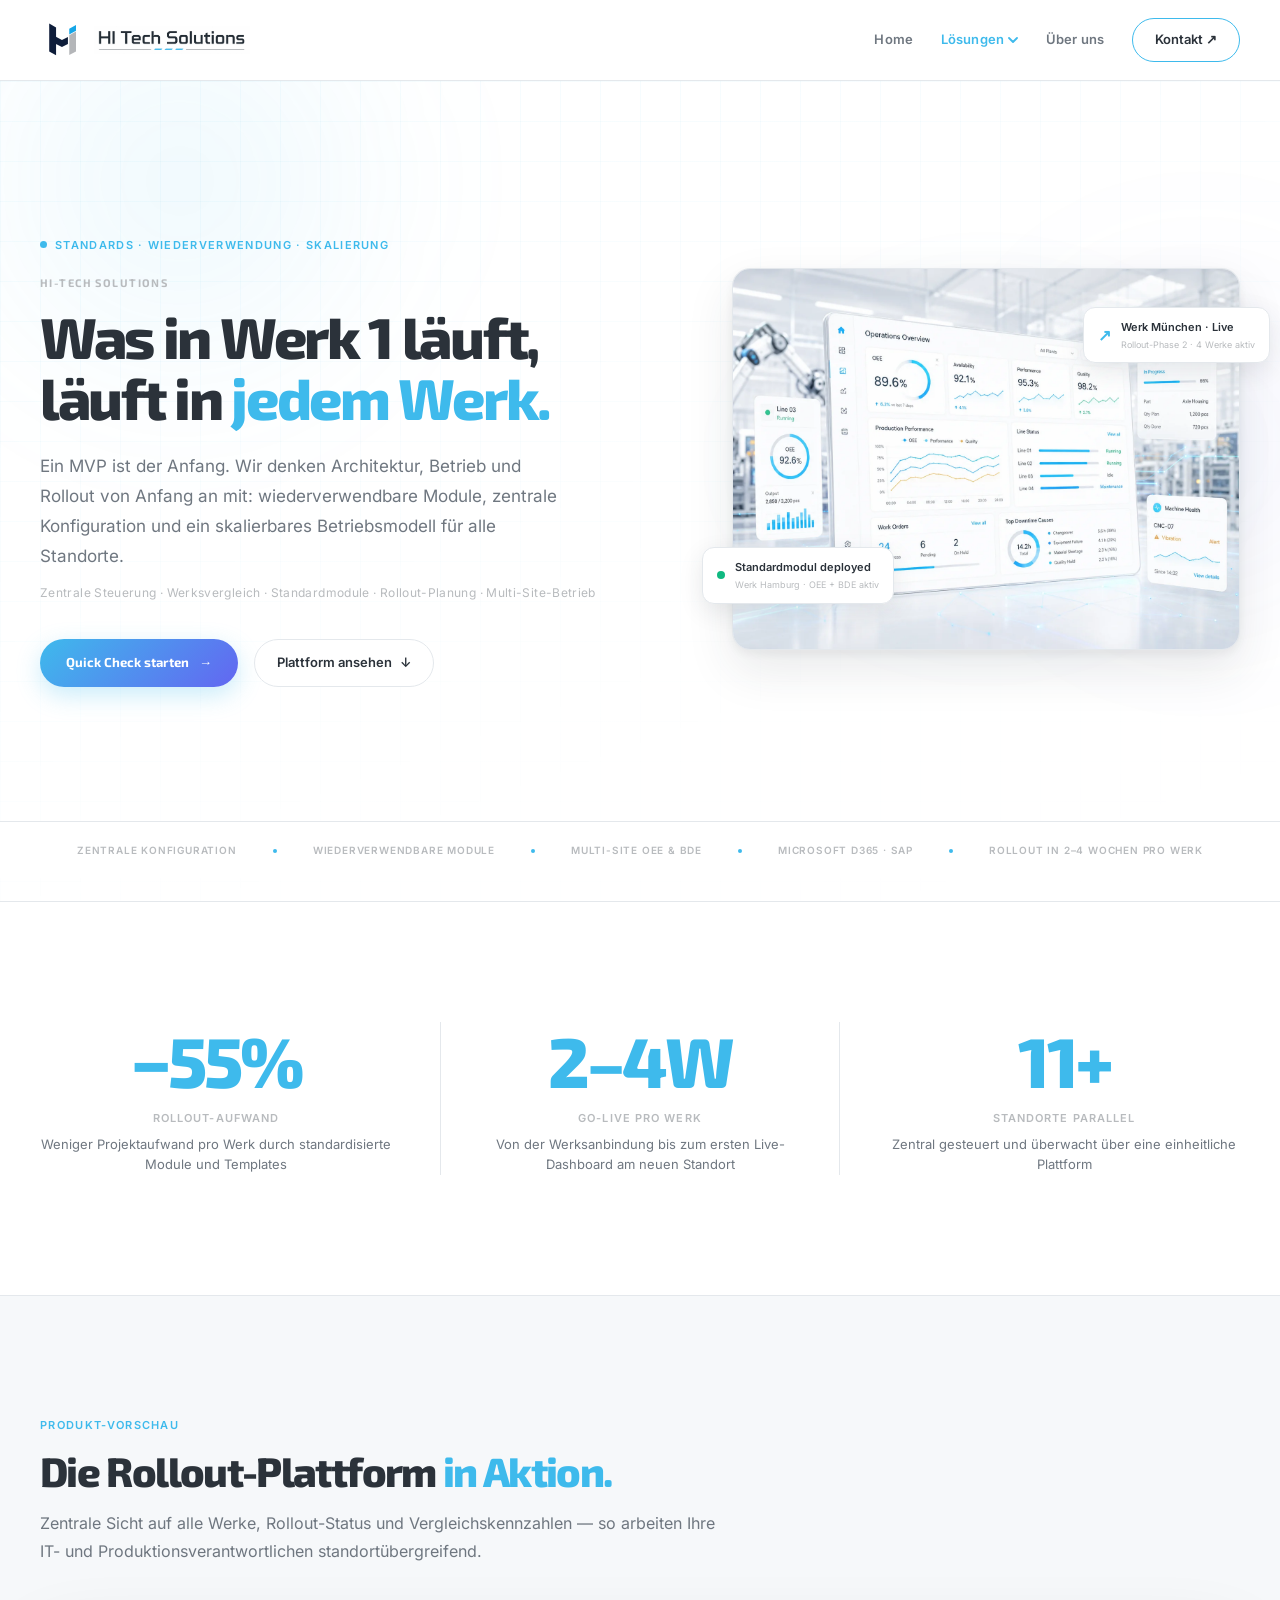
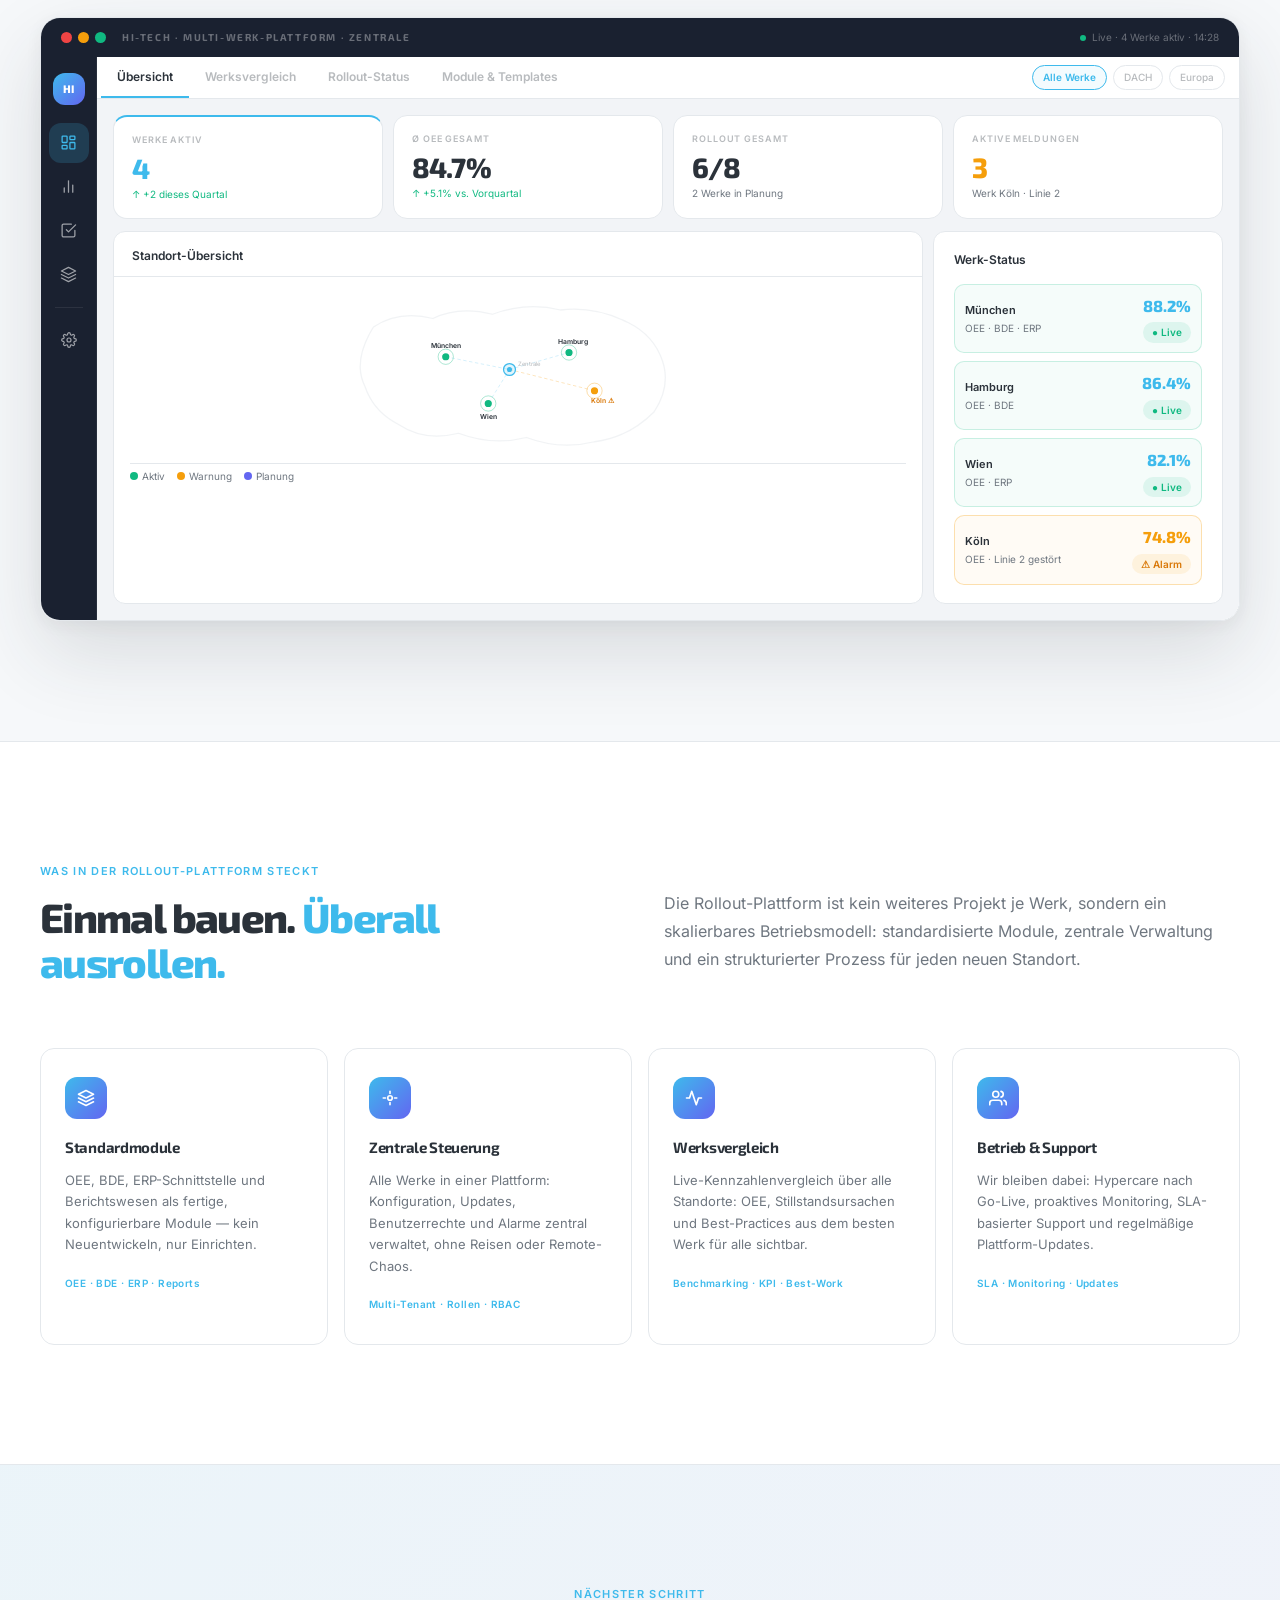
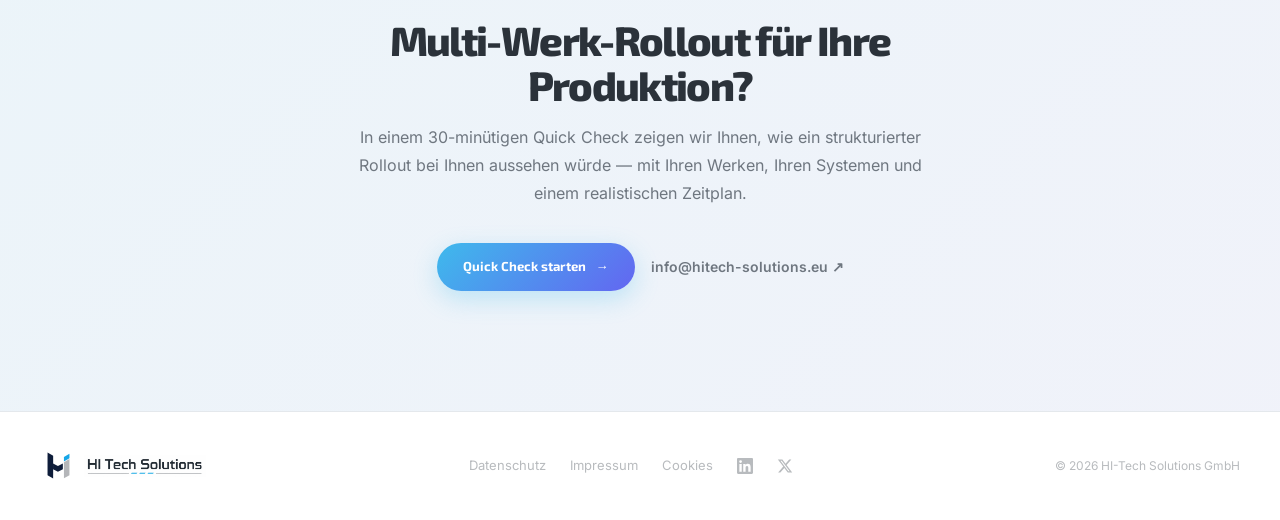
<file: multi-werk-rollout.html>
<!DOCTYPE html>
<html lang="de">
<head>
  <meta charset="utf-8">
  <meta name="viewport" content="width=device-width, initial-scale=1">
  <title>Multi-Werk-Rollout - HI-Tech Solutions</title>
  <link rel="icon" type="image/png" sizes="32x32" href="assets/logo.png">
  <link rel="apple-touch-icon" href="assets/apple-touch-icon.png">
  <link rel="stylesheet" href="assets/fonts/fonts.css">
  <link rel="stylesheet" href="css/auth.css">
  <link rel="stylesheet" href="css/style.css">
  <script src="js/auth.js?v=20260629"></script>
  <script src="js/footer.js?v=20260624" defer></script>
  <script src="js/navbar.js?v=20260624" defer></script>
  <style>
    :root {
      --space-xs: 8px;
      --space-sm: 12px;
      --space-md: 16px;
      --space-lg: 24px;
      --space-xl: 36px;
      --space-xxl: 48px;
    }

    /* ── Spacing and Layout Grids ── */
    .stats-grid {
      display: grid;
      grid-template-columns: repeat(3, 1fr);
      gap: 0;
    }
    .stats-col {
      text-align: center;
      padding: 0 var(--space-xxl);
    }
    .stats-col:first-child {
      padding-left: 0;
      padding-right: var(--space-xxl);
    }
    .stats-col:last-child {
      padding-right: 0;
      padding-left: var(--space-xxl);
    }
    .stats-col.stats-mid {
      border-left: 1px solid var(--color-border);
      border-right: 1px solid var(--color-border);
    }

    .app-window-body {
      display: flex;
      background: #fff;
      overflow-x: auto;
    }
    .app-window-inner {
      display: flex;
      flex: 1;
      min-width: 900px;
    }

    .app-kpi-grid {
      display: grid;
      grid-template-columns: repeat(4, 1fr);
      gap: 10px;
      margin-bottom: 12px;
    }
    .app-chart-grid {
      display: grid;
      grid-template-columns: 1fr 290px;
      gap: 10px;
    }
    .app-s-grid {
      display: grid;
      grid-template-columns: 1fr 1fr;
      gap: 10px;
    }
    .app-sch-grid {
      display: grid;
      grid-template-columns: repeat(3, 1fr);
      gap: 10px;
      margin-bottom: 10px;
    }
    .app-3col-grid {
      display: grid;
      grid-template-columns: repeat(3, 1fr);
      gap: 10px;
    }

    .feat-header-grid {
      display: grid;
      grid-template-columns: 1fr 1fr;
      gap: var(--space-xxl);
      align-items: center;
      margin-bottom: var(--space-xxl);
    }
    .feat-grid {
      display: grid;
      grid-template-columns: repeat(4, 1fr);
      gap: var(--space-md);
    }

    /* Breakpoints */
    @media (max-width: 992px) {
      .app-kpi-grid {
        grid-template-columns: repeat(2, 1fr);
      }
      .feat-grid {
        grid-template-columns: repeat(2, 1fr);
      }
      .app-3col-grid {
        grid-template-columns: repeat(2, 1fr);
      }
    }
    @media (max-width: 768px) {
      .stats-grid {
        grid-template-columns: 1fr;
        gap: var(--space-xl);
      }
      .stats-col, .stats-col:first-child, .stats-col:last-child {
        padding: 0;
      }
      .stats-col.stats-mid {
        border-left: none;
        border-right: none;
        border-top: 1px solid var(--color-border);
        border-bottom: 1px solid var(--color-border);
        padding: var(--space-lg) 0;
      }
      .app-chart-grid {
        grid-template-columns: 1fr;
      }
      .app-s-grid {
        grid-template-columns: 1fr;
      }
      .app-sch-grid {
        grid-template-columns: 1fr;
      }
      .app-3col-grid {
        grid-template-columns: 1fr;
      }
      .feat-header-grid {
        grid-template-columns: 1fr;
        gap: var(--space-md);
        margin-bottom: var(--space-xl);
      }
    }
    @media (max-width: 568px) {
      .app-kpi-grid {
        grid-template-columns: 1fr;
      }
      .feat-grid {
        grid-template-columns: 1fr;
      }
    }

    /* ── Tab bar ── */
    .mw-tab {
      padding: 12px 16px; font-size: 12px; font-weight: 600;
      border: none; border-bottom: 2px solid transparent;
      background: transparent; cursor: pointer;
      color: var(--color-text-light); transition: all .2s ease;
      white-space: nowrap; font-family: var(--font-sans);
    }
    .mw-tab:hover { color: var(--color-text); }
    .mw-tab:active { transform: scale(0.96); }
    .mw-tab.tab-active { border-bottom: 2px solid var(--color-primary); color: var(--color-text); }

    /* ── Sidebar icon buttons ── */
    .sb-btn {
      width: 40px; height: 40px; border-radius: 12px; border: none;
      display: flex; align-items: center; justify-content: center;
      cursor: pointer; color: rgba(255, 255, 255, 0.58); background: transparent;
      transition: all .2s ease;
    }
    .sb-btn:hover { background: rgba(255, 255, 255, 0.08); color: rgba(255, 255, 255, 0.85); }
    .sb-btn:active { transform: scale(0.96); }
    .sb-btn.sb-active { background: rgba(var(--color-primary-rgb), 0.18); color: var(--color-primary); }

    /* ── KPI card ── */
    .kpi-card {
      background: var(--color-card-bg); border: 1px solid var(--color-border);
      border-radius: 14px; padding: 16px 18px;
      transition: all .25s ease;
    }
    .kpi-card:hover {
      box-shadow: 0 6px 20px rgba(43, 50, 58, 0.08);
      transform: translateY(-2px);
    }
    .kpi-card.kpi-primary { border-top: 2px solid var(--color-primary); }

    /* ── Data panel ── */
    .dp { background: var(--color-card-bg); border: 1px solid var(--color-border); border-radius: 12px; padding: 18px 20px; }
    .dp-title { font-size: 12px; font-weight: 700; color: var(--color-text); margin-bottom: 14px; }

    /* ── Bar track ── */
    .bt { height: 6px; background: var(--color-border); border-radius: 999px; overflow: hidden; }
    .bf { height: 6px; border-radius: 999px; }

    /* ── Werk card ── */
    .wc {
      background: var(--color-card-bg); border: 1px solid var(--color-border);
      border-radius: 14px; padding: 14px 16px;
    }
    .wc.wc-active { border-color: rgba(var(--color-primary-rgb), 0.5); background: rgba(var(--color-primary-rgb), 0.02); }
    .wc.wc-warn { border-color: rgba(245, 158, 11, 0.4); background: rgba(245, 158, 11, 0.02); }
    .wc.wc-ok { border-color: rgba(16, 185, 129, 0.35); background: rgba(16, 185, 129, 0.02); }

    /* ── Status pill ── */
    .sp { display: inline-flex; align-items: center; gap: 4px; padding: 2px 9px; border-radius: 999px; font-size: 10px; font-weight: 700; }
    .sp-run  { background: rgba(16, 185, 129, 0.1);  color: var(--color-emerald); }
    .sp-warn { background: rgba(245, 158, 11, 0.1); color: #d97706; }
    .sp-stop { background: rgba(239, 68, 68, 0.1);  color: #dc2626; }
    .sp-plan { background: rgba(99, 102, 241, 0.1); color: var(--color-indigo); }

    /* ── Feature card ── */
    .feat {
      background: var(--color-card-bg); border: 1px solid var(--color-border);
      border-radius: 14px; padding: 28px 24px;
      transition: all .3s cubic-bezier(.16,1,.3,1);
    }
    .feat:hover {
      transform: translateY(-4px);
      box-shadow: 0 12px 32px rgba(43, 50, 58, 0.08);
      border-color: rgba(var(--color-primary-rgb), 0.4);
    }
    .feat-num {
      width: 42px; height: 42px; border-radius: 12px;
      background: linear-gradient(135deg, var(--color-primary), var(--color-indigo));
      display: flex; align-items: center; justify-content: center;
      font-family: var(--font-display); font-size: 13px;
      font-weight: 800; color: #fff; margin-bottom: 16px;
    }

    /* ── Enhanced scroll reveal ── */
    .reveal {
      opacity: 0;
      transform: translateY(52px);
      filter: blur(7px);
      transition:
        opacity .9s cubic-bezier(.22,1,.36,1),
        transform .9s cubic-bezier(.22,1,.36,1),
        filter .75s cubic-bezier(.22,1,.36,1);
    }
    .reveal.in { opacity: 1; transform: none; filter: blur(0); }

    .reveal-app {
      opacity: 0;
      transform: perspective(1100px) rotateX(6deg) translateY(72px) scale(.982);
      transform-origin: center bottom;
      transition:
        opacity 1.1s cubic-bezier(.22,1,.36,1),
        transform 1.3s cubic-bezier(.22,1,.36,1);
    }
    .reveal-app.in { opacity: 1; transform: none; }

    .stagger > * {
      opacity: 0;
      transform: translateY(40px) scale(.96);
      filter: blur(6px);
      transition:
        opacity .75s cubic-bezier(.22,1,.36,1),
        transform .75s cubic-bezier(.22,1,.36,1),
        filter .6s cubic-bezier(.22,1,.36,1);
    }
    .stagger.in > * { opacity: 1; transform: none; filter: blur(0); }
    .stagger.in > *:nth-child(1) { transition-delay:   0ms; }
    .stagger.in > *:nth-child(2) { transition-delay: 110ms; }
    .stagger.in > *:nth-child(3) { transition-delay: 220ms; }
    .stagger.in > *:nth-child(4) { transition-delay: 330ms; }
    .stagger.in > *:nth-child(n+5) { transition-delay: 440ms; }

    .tab-pane { display: none; }
    .tab-pane.active { display: block !important; }

    @keyframes tabSlideIn {
      from { opacity: 0; transform: translateY(10px); }
      to   { opacity: 1; transform: none; }
    }
    .tab-slide-in { animation: tabSlideIn 0.38s cubic-bezier(.22,1,.36,1) forwards; }

    /* ── Mobile ── */
    @media (max-width: 768px) {
      .app-window-inner { min-width: 0; }
      .app-window-body { overflow-x: hidden; }
      .app-sidebar { display: none; }
      .app-tabbar {
        overflow-x: auto;
        -webkit-overflow-scrolling: touch;
        scrollbar-width: none;
      }
      .app-tabbar::-webkit-scrollbar { display: none; }
      .app-date-filters { display: none; }
      .app-chrome-title { display: none; }
      .app-chrome-live { margin-left: auto; }
      .app-kpi-grid { grid-template-columns: repeat(2, 1fr); }
      .kpi-card { padding: 12px 10px; }
    }
    @media (max-width: 400px) {
      .app-kpi-grid { grid-template-columns: 1fr; }
    }

    /* ── World map dots (decorative) ── */
    .map-dot {
      position: absolute;
      width: 10px; height: 10px;
      border-radius: 50%;
      border: 2px solid #fff;
    }
    .map-dot::after {
      content: '';
      position: absolute;
      inset: -4px;
      border-radius: 50%;
      animation: mapPulse 2.4s ease-out infinite;
    }
    .map-dot-active { background: var(--color-primary); }
    .map-dot-active::after { border: 1.5px solid var(--color-primary); }
    .map-dot-ok { background: var(--color-emerald); }
    .map-dot-ok::after { border: 1.5px solid var(--color-emerald); }
    .map-dot-plan { background: var(--color-indigo); }
    .map-dot-plan::after { border: 1.5px solid var(--color-indigo); }
    @keyframes mapPulse {
      0%   { opacity: .7; transform: scale(1); }
      70%  { opacity: 0; transform: scale(2.2); }
      100% { opacity: 0; transform: scale(2.2); }
    }
  </style>
</head>
<body>

<!-- Scroll progress -->
<div style="position:fixed;top:0;left:0;right:0;height:3px;z-index:200;pointer-events:none;">
  <span id="progress-bar" style="display:block;width:100%;height:100%;background:linear-gradient(90deg,var(--color-primary),var(--color-indigo));transform:scaleX(0);transform-origin:left;transition:transform .1s linear;"></span>
</div>

<!-- ══ HEADER ══ -->
<hitech-navbar></hitech-navbar>

<!-- ══ HERO ══ -->
<section id="top" class="hero-section">
  <div class="hero-grid-pattern"></div>
  <div class="hero-glow-1"></div>
  <div class="hero-glow-2"></div>
  <div class="wrap hero-layout">
    <div>
      <p class="hi d1 hero-badge-container">
        <span class="hero-badge-pulse"></span>
        Standards · Wiederverwendung · Skalierung
      </p>
      <p class="hi d2 hero-brand">HI-Tech Solutions</p>
      <h1 class="hi d3 hero-title">Was in Werk 1 läuft,<br>läuft in <em>jedem Werk.</em></h1>
      <p class="hi d4 hero-lead">Ein MVP ist der Anfang. Wir denken Architektur, Betrieb und Rollout von Anfang an mit: wiederverwendbare Module, zentrale Konfiguration und ein skalierbares Betriebsmodell für alle Standorte.</p>
      <p class="hi d5 hero-subtags">Zentrale Steuerung · Werksvergleich · Standardmodule · Rollout-Planung · Multi-Site-Betrieb</p>
      <div class="hi d6 hero-actions">
        <a href="index.html#quick-check" class="btn-gradient">Quick Check starten <span>→</span></a>
        <a href="#rollout-showcase" class="btn-secondary">Plattform ansehen <span>↓</span></a>
      </div>
    </div>
    <div class="hi d4 hero-visual">
      <div class="hero-visual-glow"></div>
      <img src="assets/smart-factory-dashboard.webp" alt="Multi-Werk-Rollout Dashboard" width="1448" height="1086" loading="eager">
      <div class="hero-float-card top">
        <span class="hero-float-card-icon">↗</span>
        <span><strong>Werk München · Live</strong><small>Rollout-Phase 2 · 4 Werke aktiv</small></span>
      </div>
      <div class="hero-float-card bottom">
        <span class="hero-float-card-dot"></span>
        <span><strong>Standardmodul deployed</strong><small>Werk Hamburg · OEE + BDE aktiv</small></span>
      </div>
    </div>
  </div>
  <div class="trust-strip-container">
    <div class="wrap trust-strip-layout">
      <span class="trust-item">Zentrale Konfiguration</span>
      <span class="trust-dot"></span>
      <span class="trust-item">Wiederverwendbare Module</span>
      <span class="trust-dot"></span>
      <span class="trust-item">Multi-Site OEE &amp; BDE</span>
      <span class="trust-dot"></span>
      <span class="trust-item">Microsoft D365 · SAP</span>
      <span class="trust-dot"></span>
      <span class="trust-item">Rollout in 2–4 Wochen pro Werk</span>
    </div>
  </div>
</section>

<!-- ══ STATS ══ -->
<section class="sec" style="background:var(--color-card-bg);">
  <div class="wrap">
    <div class="reveal">
      <div class="stats-grid">
        <div class="stats-col">
          <p data-count="60" data-prefix="−" data-suffix="%" style="font-family:var(--font-display);font-size:clamp(44px,5.5vw,72px);font-weight:800;letter-spacing:-0.04em;color:var(--color-primary);line-height:1.1;">−60%</p>
          <p style="font-size:11px;font-weight:700;letter-spacing:.1em;text-transform:uppercase;color:var(--color-text-light);margin-top:10px;">Rollout-Aufwand</p>
          <p style="font-size:13px;color:var(--color-text-muted);line-height:1.6;margin-top:6px;">Weniger Projektaufwand pro Werk durch standardisierte Module und Templates</p>
        </div>
        <div class="stats-col stats-mid">
          <p style="font-family:var(--font-display);font-size:clamp(44px,5.5vw,72px);font-weight:800;letter-spacing:-0.04em;color:var(--color-primary);line-height:1.1;">2–4W</p>
          <p style="font-size:11px;font-weight:700;letter-spacing:.1em;text-transform:uppercase;color:var(--color-text-light);margin-top:10px;">Go-Live pro Werk</p>
          <p style="font-size:13px;color:var(--color-text-muted);line-height:1.6;margin-top:6px;">Von der Werksanbindung bis zum ersten Live-Dashboard am neuen Standort</p>
        </div>
        <div class="stats-col">
          <p data-count="12" data-suffix="+" style="font-family:var(--font-display);font-size:clamp(44px,5.5vw,72px);font-weight:800;letter-spacing:-0.04em;color:var(--color-primary);line-height:1.1;">12+</p>
          <p style="font-size:11px;font-weight:700;letter-spacing:.1em;text-transform:uppercase;color:var(--color-text-light);margin-top:10px;">Standorte parallel</p>
          <p style="font-size:13px;color:var(--color-text-muted);line-height:1.6;margin-top:6px;">Zentral gesteuert und überwacht über eine einheitliche Plattform</p>
        </div>
      </div>
    </div>
  </div>
</section>

<!-- ══ DASHBOARD SHOWCASE ══ -->
<section id="rollout-showcase" class="sec" style="background:#f6f8fa;">
  <div class="wrap">
    <div class="reveal" style="max-width:680px;margin-bottom:52px;">
      <p class="section-eyebrow">Produkt-Vorschau</p>
      <h2 class="section-title">Die Rollout-Plattform <em>in Aktion.</em></h2>
      <p class="section-desc">Zentrale Sicht auf alle Werke, Rollout-Status und Vergleichskennzahlen — so arbeiten Ihre IT- und Produktionsverantwortlichen standortübergreifend.</p>
    </div>

    <!-- ══ APP WINDOW ══ -->
    <div class="reveal-app" style="border-radius:20px;overflow:hidden;box-shadow:0 32px 80px rgba(43,50,58,.14),0 4px 16px rgba(43,50,58,.06);border:1px solid var(--color-border);">

      <!-- Chrome bar -->
      <div style="background:#1a2130;padding:11px 20px;display:flex;align-items:center;gap:16px;">
        <div style="display:flex;gap:6px;">
          <span style="width:11px;height:11px;border-radius:50%;background:#ef4444;display:block;"></span>
          <span style="width:11px;height:11px;border-radius:50%;background:#f59e0b;display:block;"></span>
          <span style="width:11px;height:11px;border-radius:50%;background:var(--color-emerald);display:block;"></span>
        </div>
        <span class="app-chrome-title" style="font-family:var(--font-display);font-size:10px;font-weight:700;letter-spacing:.16em;text-transform:uppercase;color:rgba(255,255,255,.35);">HI-TECH · MULTI-WERK-PLATTFORM · ZENTRALE</span>
        <div class="app-chrome-live" style="margin-left:auto;display:flex;align-items:center;gap:6px;">
          <span style="width:6px;height:6px;background:var(--color-emerald);border-radius:50%;display:block;"></span>
          <span style="font-size:10px;color:rgba(255,255,255,.35);">Live · 4 Werke aktiv · 14:28</span>
        </div>
      </div>

      <!-- Body: sidebar + content -->
      <div class="app-window-body">
        <div class="app-window-inner">

        <!-- Sidebar -->
        <div class="app-sidebar" style="width:56px;flex-shrink:0;background:#1a2130;display:flex;flex-direction:column;align-items:center;padding:16px 0 12px;gap:4px;border-right:1px solid rgba(255,255,255,.06);">
          <div style="width:32px;height:32px;border-radius:12px;background:linear-gradient(135deg,var(--color-primary),var(--color-indigo));display:flex;align-items:center;justify-content:center;margin-bottom:14px;flex-shrink:0;">
            <span style="color:#fff;font-family:var(--font-display);font-size:11px;font-weight:800;letter-spacing:-.02em;">HI</span>
          </div>
          <button class="sb-btn sb-active" data-tab-target="o" title="Übersicht">
            <svg width="17" height="17" viewBox="0 0 24 24" fill="none" stroke="currentColor" stroke-width="1.8" stroke-linecap="round" stroke-linejoin="round"><rect x="3" y="3" width="7" height="9" rx="1"/><rect x="14" y="3" width="7" height="5" rx="1"/><rect x="14" y="12" width="7" height="9" rx="1"/><rect x="3" y="16" width="7" height="5" rx="1"/></svg>
          </button>
          <button class="sb-btn" data-tab-target="w" title="Werksvergleich">
            <svg width="17" height="17" viewBox="0 0 24 24" fill="none" stroke="currentColor" stroke-width="1.8" stroke-linecap="round" stroke-linejoin="round"><line x1="18" y1="20" x2="18" y2="10"/><line x1="12" y1="20" x2="12" y2="4"/><line x1="6" y1="20" x2="6" y2="14"/></svg>
          </button>
          <button class="sb-btn" data-tab-target="r" title="Rollout-Status">
            <svg width="17" height="17" viewBox="0 0 24 24" fill="none" stroke="currentColor" stroke-width="1.8" stroke-linecap="round" stroke-linejoin="round"><polyline points="9 11 12 14 22 4"/><path d="M21 12v7a2 2 0 0 1-2 2H5a2 2 0 0 1-2-2V5a2 2 0 0 1 2-2h11"/></svg>
          </button>
          <button class="sb-btn" data-tab-target="m" title="Module">
            <svg width="17" height="17" viewBox="0 0 24 24" fill="none" stroke="currentColor" stroke-width="1.8" stroke-linecap="round" stroke-linejoin="round"><path d="M12 2L2 7l10 5 10-5-10-5z"/><path d="M2 17l10 5 10-5"/><path d="M2 12l10 5 10-5"/></svg>
          </button>
          <div style="width:28px;height:1px;background:rgba(255,255,255,.08);margin:8px 0;flex-shrink:0;"></div>
          <button class="sb-btn" title="Einstellungen">
            <svg width="16" height="16" viewBox="0 0 24 24" fill="none" stroke="currentColor" stroke-width="1.8" stroke-linecap="round" stroke-linejoin="round"><circle cx="12" cy="12" r="3"/><path d="M19.4 15a1.65 1.65 0 0 0 .33 1.82l.06.06a2 2 0 0 1-2.83 2.83l-.06-.06a1.65 1.65 0 0 0-1.82-.33 1.65 1.65 0 0 0-1 1.51V21a2 2 0 0 1-4 0v-.09A1.65 1.65 0 0 0 9 19.4a1.65 1.65 0 0 0-1.82.33l-.06.06a2 2 0 0 1-2.83-2.83l.06-.06A1.65 1.65 0 0 0 4.68 15a1.65 1.65 0 0 0-1.51-1H3a2 2 0 0 1 0-4h.09A1.65 1.65 0 0 0 4.6 9a1.65 1.65 0 0 0-.33-1.82l-.06-.06a2 2 0 0 1 2.83-2.83l.06.06A1.65 1.65 0 0 0 9 4.68a1.65 1.65 0 0 0 1-1.51V3a2 2 0 0 1 4 0v.09a1.65 1.65 0 0 0 1 1.51 1.65 1.65 0 0 0 1.82-.33l.06-.06a2 2 0 0 1 2.83 2.83l-.06.06A1.65 1.65 0 0 0 19.4 9a1.65 1.65 0 0 0 1.51 1H21a2 2 0 0 1 0 4h-.09a1.65 1.65 0 0 0-1.51 1z"/></svg>
          </button>
        </div>

        <!-- Main content -->
        <div style="flex:1;min-width:0;display:flex;flex-direction:column;">

          <!-- Tab bar -->
          <div class="app-tabbar" style="display:flex;align-items:stretch;border-bottom:1px solid var(--color-border);background:#fff;padding-left:4px;">
            <button class="mw-tab tab-active" data-tab-target="o">Übersicht</button>
            <button class="mw-tab" data-tab-target="w">Werksvergleich</button>
            <button class="mw-tab" data-tab-target="r">Rollout-Status</button>
            <button class="mw-tab" data-tab-target="m">Module &amp; Templates</button>
            <div class="app-date-filters" style="margin-left:auto;display:flex;align-items:center;gap:6px;padding-right:14px;">
              <span style="font-size:10px;padding:3px 10px;border-radius:999px;border:1px solid var(--color-primary);color:var(--color-primary);font-weight:600;background:rgba(var(--color-primary-rgb),0.06);">Alle Werke</span>
              <span style="font-size:10px;padding:3px 10px;border-radius:999px;border:1px solid var(--color-border);color:var(--color-text-light);font-weight:500;">DACH</span>
              <span style="font-size:10px;padding:3px 10px;border-radius:999px;border:1px solid var(--color-border);color:var(--color-text-light);font-weight:500;">Europa</span>
            </div>
          </div>

          <!-- Tab content -->
          <div style="padding:16px;background:#f2f4f7;min-height:380px;">

            <!-- ── TAB 1: ÜBERSICHT ── -->
            <div class="tab-pane active" id="content-o">
              <!-- KPI cards -->
              <div class="app-kpi-grid">
                <div class="kpi-card kpi-primary">
                  <p style="font-size:9px;font-weight:700;letter-spacing:.1em;text-transform:uppercase;color:var(--color-text-light);margin-bottom:6px;">WERKE AKTIV</p>
                  <p style="font-family:var(--font-display);font-size:28px;font-weight:800;color:var(--color-primary);letter-spacing:-0.03em;line-height:1;" class="kpi-value" data-kpi="4">4</p>
                  <p style="font-size:10px;color:var(--color-emerald);margin-top:4px;">↑ +2 dieses Quartal</p>
                </div>
                <div class="kpi-card">
                  <p style="font-size:9px;font-weight:700;letter-spacing:.1em;text-transform:uppercase;color:var(--color-text-light);margin-bottom:6px;">Ø OEE GESAMT</p>
                  <p style="font-family:var(--font-display);font-size:28px;font-weight:800;color:var(--color-text);letter-spacing:-0.03em;line-height:1;" class="kpi-value" data-kpi="84.7">84.7%</p>
                  <p style="font-size:10px;color:var(--color-emerald);margin-top:4px;">↑ +5.1% vs. Vorquartal</p>
                </div>
                <div class="kpi-card">
                  <p style="font-size:9px;font-weight:700;letter-spacing:.1em;text-transform:uppercase;color:var(--color-text-light);margin-bottom:6px;">ROLLOUT GESAMT</p>
                  <p style="font-family:var(--font-display);font-size:28px;font-weight:800;color:var(--color-text);letter-spacing:-0.03em;line-height:1;">6/8</p>
                  <p style="font-size:10px;color:var(--color-text-muted);margin-top:4px;">2 Werke in Planung</p>
                </div>
                <div class="kpi-card">
                  <p style="font-size:9px;font-weight:700;letter-spacing:.1em;text-transform:uppercase;color:var(--color-text-light);margin-bottom:6px;">AKTIVE MELDUNGEN</p>
                  <p style="font-family:var(--font-display);font-size:28px;font-weight:800;color:#f59e0b;letter-spacing:-0.03em;line-height:1;">3</p>
                  <p style="font-size:10px;color:var(--color-text-muted);margin-top:4px;">Werk Köln · Linie 2</p>
                </div>
              </div>

              <!-- Map + Werk-Liste -->
              <div class="app-chart-grid">
                <!-- Karte (stilisiert) -->
                <div class="dp" style="position:relative;overflow:hidden;min-height:200px;padding:0;">
                  <div style="padding:14px 18px 10px;border-bottom:1px solid var(--color-border);">
                    <p class="dp-title" style="margin:0;">Standort-Übersicht</p>
                  </div>
                  <div style="position:relative;padding:16px;">
                    <svg viewBox="0 0 460 200" width="100%" height="170" style="display:block;">
                      <!-- Stilisierter Europa-Umriss (vereinfacht) -->
                      <path d="M60,40 Q90,20 130,30 Q160,15 200,25 Q240,10 280,20 Q320,15 360,35 Q390,50 400,80 Q410,110 390,140 Q360,170 320,175 Q280,185 240,170 Q200,180 160,165 Q120,175 90,155 Q60,140 50,110 Q35,80 60,40Z" fill="none" stroke="var(--color-border)" stroke-width="1.5" opacity="0.5"/>
                      <!-- Verbindungslinien -->
                      <line x1="145" y1="75" x2="220" y2="90" stroke="rgba(var(--color-primary-rgb),0.25)" stroke-width="1" stroke-dasharray="4,3"/>
                      <line x1="220" y1="90" x2="290" y2="70" stroke="rgba(var(--color-primary-rgb),0.25)" stroke-width="1" stroke-dasharray="4,3"/>
                      <line x1="220" y1="90" x2="195" y2="130" stroke="rgba(var(--color-primary-rgb),0.25)" stroke-width="1" stroke-dasharray="4,3"/>
                      <line x1="220" y1="90" x2="320" y2="115" stroke="rgba(245,158,11,0.3)" stroke-width="1" stroke-dasharray="4,3"/>
                      <!-- Zentrale -->
                      <circle cx="220" cy="90" r="7" fill="rgba(var(--color-primary-rgb),0.15)" stroke="var(--color-primary)" stroke-width="1.5"/>
                      <circle cx="220" cy="90" r="3" fill="var(--color-primary)"/>
                      <!-- Werk München (aktiv) -->
                      <circle cx="145" cy="75" r="5" fill="var(--color-emerald)" stroke="#fff" stroke-width="1.5"/>
                      <circle cx="145" cy="75" r="9" fill="none" stroke="var(--color-emerald)" stroke-width="1" opacity="0.4" class="map-pulse"/>
                      <!-- Werk Hamburg -->
                      <circle cx="290" cy="70" r="5" fill="var(--color-emerald)" stroke="#fff" stroke-width="1.5"/>
                      <circle cx="290" cy="70" r="9" fill="none" stroke="var(--color-emerald)" stroke-width="1" opacity="0.4" class="map-pulse"/>
                      <!-- Werk Wien -->
                      <circle cx="195" cy="130" r="5" fill="var(--color-emerald)" stroke="#fff" stroke-width="1.5"/>
                      <circle cx="195" cy="130" r="9" fill="none" stroke="var(--color-emerald)" stroke-width="1" opacity="0.4" class="map-pulse"/>
                      <!-- Werk Köln (warn) -->
                      <circle cx="320" cy="115" r="5" fill="#f59e0b" stroke="#fff" stroke-width="1.5"/>
                      <circle cx="320" cy="115" r="9" fill="none" stroke="#f59e0b" stroke-width="1" opacity="0.4" class="map-pulse"/>
                      <!-- Labels -->
                      <text x="145" y="65" text-anchor="middle" font-size="8" font-weight="600" fill="var(--color-text)" font-family="var(--font-sans)">München</text>
                      <text x="295" y="60" text-anchor="middle" font-size="8" font-weight="600" fill="var(--color-text)" font-family="var(--font-sans)">Hamburg</text>
                      <text x="195" y="148" text-anchor="middle" font-size="8" font-weight="600" fill="var(--color-text)" font-family="var(--font-sans)">Wien</text>
                      <text x="330" y="130" text-anchor="middle" font-size="8" font-weight="600" fill="#d97706" font-family="var(--font-sans)">Köln ⚠</text>
                      <text x="230" y="86" text-anchor="start" font-size="7" fill="var(--color-text-light)" font-family="var(--font-sans)">Zentrale</text>
                    </svg>
                    <div style="display:flex;gap:12px;flex-wrap:wrap;padding-top:4px;border-top:1px solid var(--color-border);">
                      <span style="display:flex;align-items:center;gap:4px;font-size:10px;color:var(--color-text-muted);"><span style="width:8px;height:8px;background:var(--color-emerald);border-radius:50%;display:inline-block;"></span>Aktiv</span>
                      <span style="display:flex;align-items:center;gap:4px;font-size:10px;color:var(--color-text-muted);"><span style="width:8px;height:8px;background:#f59e0b;border-radius:50%;display:inline-block;"></span>Warnung</span>
                      <span style="display:flex;align-items:center;gap:4px;font-size:10px;color:var(--color-text-muted);"><span style="width:8px;height:8px;background:var(--color-indigo);border-radius:50%;display:inline-block;"></span>Planung</span>
                    </div>
                  </div>
                </div>

                <!-- Werk-Status-Liste -->
                <div class="dp">
                  <p class="dp-title">Werk-Status</p>
                  <div style="display:flex;flex-direction:column;gap:8px;">
                    <div style="display:flex;justify-content:space-between;align-items:center;padding:8px 10px;background:rgba(16,185,129,.04);border:1px solid rgba(16,185,129,.2);border-radius:10px;">
                      <div><p style="font-size:11px;font-weight:700;color:var(--color-text);margin-bottom:1px;">München</p><p style="font-size:10px;color:var(--color-text-muted);">OEE · BDE · ERP</p></div>
                      <div style="text-align:right;"><p style="font-family:var(--font-display);font-size:16px;font-weight:800;color:var(--color-primary);" class="kpi-bar-val" data-val="88.2">88.2%</p><span class="sp sp-run">● Live</span></div>
                    </div>
                    <div style="display:flex;justify-content:space-between;align-items:center;padding:8px 10px;background:rgba(16,185,129,.04);border:1px solid rgba(16,185,129,.2);border-radius:10px;">
                      <div><p style="font-size:11px;font-weight:700;color:var(--color-text);margin-bottom:1px;">Hamburg</p><p style="font-size:10px;color:var(--color-text-muted);">OEE · BDE</p></div>
                      <div style="text-align:right;"><p style="font-family:var(--font-display);font-size:16px;font-weight:800;color:var(--color-primary);" class="kpi-bar-val" data-val="86.4">86.4%</p><span class="sp sp-run">● Live</span></div>
                    </div>
                    <div style="display:flex;justify-content:space-between;align-items:center;padding:8px 10px;background:rgba(16,185,129,.04);border:1px solid rgba(16,185,129,.2);border-radius:10px;">
                      <div><p style="font-size:11px;font-weight:700;color:var(--color-text);margin-bottom:1px;">Wien</p><p style="font-size:10px;color:var(--color-text-muted);">OEE · ERP</p></div>
                      <div style="text-align:right;"><p style="font-family:var(--font-display);font-size:16px;font-weight:800;color:var(--color-primary);" class="kpi-bar-val" data-val="82.1">82.1%</p><span class="sp sp-run">● Live</span></div>
                    </div>
                    <div style="display:flex;justify-content:space-between;align-items:center;padding:8px 10px;background:rgba(245,158,11,.04);border:1px solid rgba(245,158,11,.3);border-radius:10px;">
                      <div><p style="font-size:11px;font-weight:700;color:var(--color-text);margin-bottom:1px;">Köln</p><p style="font-size:10px;color:var(--color-text-muted);">OEE · Linie 2 gestört</p></div>
                      <div style="text-align:right;"><p style="font-family:var(--font-display);font-size:16px;font-weight:800;color:#f59e0b;" class="kpi-bar-val" data-val="74.8">74.8%</p><span class="sp sp-warn">⚠ Alarm</span></div>
                    </div>
                  </div>
                </div>
              </div>
            </div>

            <!-- ── TAB 2: WERKSVERGLEICH ── -->
            <div class="tab-pane" id="content-w" style="display:none;">
              <div class="dp" style="margin-bottom:10px;">
                <div style="display:flex;justify-content:space-between;align-items:center;margin-bottom:14px;">
                  <p class="dp-title" style="margin:0;">OEE-Vergleich · Alle Werke · Letzte 4 Wochen</p>
                  <div style="display:flex;gap:6px;">
                    <span style="font-size:10px;padding:2px 8px;border-radius:999px;border:1px solid var(--color-primary);color:var(--color-primary);font-weight:600;background:rgba(var(--color-primary-rgb),0.06);">OEE</span>
                    <span style="font-size:10px;padding:2px 8px;border-radius:999px;border:1px solid var(--color-border);color:var(--color-text-light);font-weight:500;">Verfügbarkeit</span>
                  </div>
                </div>
                <svg viewBox="0 0 560 130" width="100%" height="130" style="overflow:visible;">
                  <defs>
                    <linearGradient id="gmw" x1="0" y1="0" x2="0" y2="1">
                      <stop offset="0%" stop-color="var(--color-primary)" stop-opacity="0.1"/>
                      <stop offset="100%" stop-color="var(--color-primary)" stop-opacity="0"/>
                    </linearGradient>
                  </defs>
                  <line x1="0" y1="10" x2="560" y2="10" stroke="var(--color-border)" stroke-width="1"/>
                  <line x1="0" y1="45" x2="560" y2="45" stroke="var(--color-border)" stroke-width="1"/>
                  <line x1="0" y1="80" x2="560" y2="80" stroke="var(--color-border)" stroke-width="1"/>
                  <line x1="0" y1="115" x2="560" y2="115" stroke="var(--color-border)" stroke-width="1"/>
                  <text x="-4" y="14" text-anchor="end" font-size="8" fill="var(--color-text-light)" font-family="var(--font-sans)">95%</text>
                  <text x="-4" y="49" text-anchor="end" font-size="8" fill="var(--color-text-light)" font-family="var(--font-sans)">85%</text>
                  <text x="-4" y="84" text-anchor="end" font-size="8" fill="var(--color-text-light)" font-family="var(--font-sans)">75%</text>
                  <text x="-4" y="119" text-anchor="end" font-size="8" fill="var(--color-text-light)" font-family="var(--font-sans)">65%</text>
                  <!-- München -->
                  <polyline class="mw-line" data-id="muc" points="0,52 140,41 280,35 420,28 560,28" fill="none" stroke="var(--color-primary)" stroke-width="2" stroke-linejoin="round" stroke-linecap="round"/>
                  <!-- Hamburg -->
                  <polyline class="mw-line" data-id="ham" points="0,63 140,55 280,49 420,44 560,46" fill="none" stroke="var(--color-indigo)" stroke-width="2" stroke-linejoin="round" stroke-linecap="round" stroke-dasharray="none"/>
                  <!-- Wien -->
                  <polyline class="mw-line" data-id="vie" points="0,75 140,70 280,65 420,60 560,57" fill="none" stroke="var(--color-emerald)" stroke-width="2" stroke-linejoin="round" stroke-linecap="round"/>
                  <!-- Köln -->
                  <polyline class="mw-line" data-id="cgn" points="0,88 140,92 280,100 420,95 560,88" fill="none" stroke="#f59e0b" stroke-width="2" stroke-linejoin="round" stroke-linecap="round"/>
                  <!-- X labels -->
                  <text x="0"   y="130" text-anchor="middle" font-size="8" fill="var(--color-text-light)" font-family="var(--font-sans)">KW 23</text>
                  <text x="140" y="130" text-anchor="middle" font-size="8" fill="var(--color-text-light)" font-family="var(--font-sans)">KW 24</text>
                  <text x="280" y="130" text-anchor="middle" font-size="8" fill="var(--color-text-light)" font-family="var(--font-sans)">KW 25</text>
                  <text x="420" y="130" text-anchor="middle" font-size="8" fill="var(--color-text-light)" font-family="var(--font-sans)">KW 26</text>
                  <text x="560" y="130" text-anchor="middle" font-size="8" font-weight="700" fill="var(--color-primary)" font-family="var(--font-sans)">KW 27</text>
                </svg>
                <div style="display:flex;gap:16px;flex-wrap:wrap;margin-top:8px;padding-top:8px;border-top:1px solid var(--color-border);">
                  <span style="display:flex;align-items:center;gap:5px;font-size:10px;color:var(--color-text-muted);"><span style="width:20px;height:2px;background:var(--color-primary);display:inline-block;border-radius:999px;"></span>München 88.2%</span>
                  <span style="display:flex;align-items:center;gap:5px;font-size:10px;color:var(--color-text-muted);"><span style="width:20px;height:2px;background:var(--color-indigo);display:inline-block;border-radius:999px;"></span>Hamburg 86.4%</span>
                  <span style="display:flex;align-items:center;gap:5px;font-size:10px;color:var(--color-text-muted);"><span style="width:20px;height:2px;background:var(--color-emerald);display:inline-block;border-radius:999px;"></span>Wien 82.1%</span>
                  <span style="display:flex;align-items:center;gap:5px;font-size:10px;color:var(--color-text-muted);"><span style="width:20px;height:2px;background:#f59e0b;display:inline-block;border-radius:999px;"></span>Köln 74.8%</span>
                </div>
              </div>
              <div class="app-s-grid">
                <div class="dp">
                  <p class="dp-title">Kennzahlen-Vergleich</p>
                  <div style="display:flex;flex-direction:column;gap:9px;">
                    <div>
                      <div style="display:flex;justify-content:space-between;margin-bottom:4px;"><span style="font-size:11px;font-weight:600;color:var(--color-text);">München</span><span style="font-size:11px;font-weight:700;color:var(--color-primary);">88.2%</span></div>
                      <div class="bt"><div class="bf chart-bar" style="width:88.2%;background:linear-gradient(90deg,var(--color-primary),var(--color-indigo));"></div></div>
                    </div>
                    <div>
                      <div style="display:flex;justify-content:space-between;margin-bottom:4px;"><span style="font-size:11px;font-weight:600;color:var(--color-text);">Hamburg</span><span style="font-size:11px;font-weight:700;color:var(--color-indigo);">86.4%</span></div>
                      <div class="bt"><div class="bf chart-bar" style="width:86.4%;background:var(--color-indigo);"></div></div>
                    </div>
                    <div>
                      <div style="display:flex;justify-content:space-between;margin-bottom:4px;"><span style="font-size:11px;font-weight:600;color:var(--color-text);">Wien</span><span style="font-size:11px;font-weight:700;color:var(--color-emerald);">82.1%</span></div>
                      <div class="bt"><div class="bf chart-bar" style="width:82.1%;background:var(--color-emerald);"></div></div>
                    </div>
                    <div>
                      <div style="display:flex;justify-content:space-between;margin-bottom:4px;"><span style="font-size:11px;font-weight:600;color:var(--color-text);">Köln</span><span style="font-size:11px;font-weight:700;color:#f59e0b;">74.8%</span></div>
                      <div class="bt"><div class="bf chart-bar" style="width:74.8%;background:#f59e0b;"></div></div>
                    </div>
                    <div style="margin-top:4px;padding-top:8px;border-top:1px solid var(--color-border);display:flex;justify-content:space-between;">
                      <span style="font-size:10px;color:var(--color-text-light);">Ø Gesamt</span>
                      <span style="font-size:12px;font-weight:700;color:var(--color-primary);font-family:var(--font-display);">84.7%</span>
                    </div>
                  </div>
                </div>
                <div class="dp">
                  <p class="dp-title">Beste Praktiken (Best-Work)</p>
                  <div style="display:flex;flex-direction:column;gap:7px;">
                    <div style="background:rgba(var(--color-primary-rgb),.04);border:1px solid rgba(var(--color-primary-rgb),.2);border-radius:10px;padding:9px 12px;">
                      <div style="display:flex;justify-content:space-between;margin-bottom:2px;"><span style="font-size:11px;font-weight:700;color:var(--color-text);">Rüstzeitreduzierung</span><span style="font-size:10px;color:var(--color-primary);font-weight:600;">München</span></div>
                      <p style="font-size:10px;color:var(--color-text-muted);">SMED-Standard auf alle Werke übertragen → −38%</p>
                    </div>
                    <div style="background:rgba(var(--color-primary-rgb),.04);border:1px solid rgba(var(--color-primary-rgb),.2);border-radius:10px;padding:9px 12px;">
                      <div style="display:flex;justify-content:space-between;margin-bottom:2px;"><span style="font-size:11px;font-weight:700;color:var(--color-text);">Schichtübergabe-Report</span><span style="font-size:10px;color:var(--color-indigo);font-weight:600;">Hamburg</span></div>
                      <p style="font-size:10px;color:var(--color-text-muted);">Automatischer PDF-Report rolliert jetzt in 3 Werken</p>
                    </div>
                    <div style="background:rgba(16,185,129,.04);border:1px solid rgba(16,185,129,.2);border-radius:10px;padding:9px 12px;">
                      <div style="display:flex;justify-content:space-between;margin-bottom:2px;"><span style="font-size:11px;font-weight:700;color:var(--color-text);">Alarmpriorisierung</span><span style="font-size:10px;color:var(--color-emerald);font-weight:600;">Wien</span></div>
                      <p style="font-size:10px;color:var(--color-text-muted);">3-stufiges Eskalationsmodell im Standard verankert</p>
                    </div>
                  </div>
                </div>
              </div>
            </div>

            <!-- ── TAB 3: ROLLOUT-STATUS ── -->
            <div class="tab-pane" id="content-r" style="display:none;">
              <div style="display:flex;flex-direction:column;gap:8px;">

                <div class="wc wc-ok">
                  <div style="display:flex;align-items:center;gap:12px;margin-bottom:8px;">
                    <div style="flex:1;">
                      <div style="display:flex;justify-content:space-between;align-items:baseline;margin-bottom:4px;">
                        <p style="font-size:13px;font-weight:700;color:var(--color-text);">Werk München</p>
                        <div style="display:flex;align-items:center;gap:8px;"><span class="sp sp-run">● Produktiv</span><span style="font-size:10px;color:var(--color-text-muted);">Go-Live: Mrz 2026</span></div>
                      </div>
                      <div style="display:flex;align-items:center;gap:8px;">
                        <div style="flex:1;height:7px;background:var(--color-border);border-radius:999px;overflow:hidden;"><div class="chart-bar" style="height:7px;width:100%;background:linear-gradient(90deg,var(--color-primary),var(--color-indigo));border-radius:999px;"></div></div>
                        <span style="font-size:10px;font-weight:700;color:var(--color-primary);width:34px;flex-shrink:0;">100%</span>
                      </div>
                    </div>
                  </div>
                  <div style="display:flex;gap:6px;flex-wrap:wrap;">
                    <span style="font-size:9px;padding:2px 7px;border-radius:999px;background:rgba(16,185,129,.1);color:var(--color-emerald);font-weight:600;">✓ OEE</span>
                    <span style="font-size:9px;padding:2px 7px;border-radius:999px;background:rgba(16,185,129,.1);color:var(--color-emerald);font-weight:600;">✓ BDE</span>
                    <span style="font-size:9px;padding:2px 7px;border-radius:999px;background:rgba(16,185,129,.1);color:var(--color-emerald);font-weight:600;">✓ ERP</span>
                    <span style="font-size:9px;padding:2px 7px;border-radius:999px;background:rgba(16,185,129,.1);color:var(--color-emerald);font-weight:600;">✓ Berichte</span>
                  </div>
                </div>

                <div class="wc wc-ok">
                  <div style="display:flex;align-items:center;gap:12px;margin-bottom:8px;">
                    <div style="flex:1;">
                      <div style="display:flex;justify-content:space-between;align-items:baseline;margin-bottom:4px;">
                        <p style="font-size:13px;font-weight:700;color:var(--color-text);">Werk Hamburg</p>
                        <div style="display:flex;align-items:center;gap:8px;"><span class="sp sp-run">● Produktiv</span><span style="font-size:10px;color:var(--color-text-muted);">Go-Live: Apr 2026</span></div>
                      </div>
                      <div style="display:flex;align-items:center;gap:8px;">
                        <div style="flex:1;height:7px;background:var(--color-border);border-radius:999px;overflow:hidden;"><div class="chart-bar" style="height:7px;width:100%;background:linear-gradient(90deg,var(--color-primary),var(--color-indigo));border-radius:999px;"></div></div>
                        <span style="font-size:10px;font-weight:700;color:var(--color-primary);width:34px;flex-shrink:0;">100%</span>
                      </div>
                    </div>
                  </div>
                  <div style="display:flex;gap:6px;flex-wrap:wrap;">
                    <span style="font-size:9px;padding:2px 7px;border-radius:999px;background:rgba(16,185,129,.1);color:var(--color-emerald);font-weight:600;">✓ OEE</span>
                    <span style="font-size:9px;padding:2px 7px;border-radius:999px;background:rgba(16,185,129,.1);color:var(--color-emerald);font-weight:600;">✓ BDE</span>
                    <span style="font-size:9px;padding:2px 7px;border-radius:999px;background:rgba(16,185,129,.1);color:var(--color-emerald);font-weight:600;">✓ Berichte</span>
                    <span style="font-size:9px;padding:2px 7px;border-radius:999px;background:rgba(var(--color-border-rgb,210,215,225),.5);color:var(--color-text-muted);font-weight:600;">– ERP geplant</span>
                  </div>
                </div>

                <div class="wc wc-ok">
                  <div style="display:flex;align-items:center;gap:12px;margin-bottom:8px;">
                    <div style="flex:1;">
                      <div style="display:flex;justify-content:space-between;align-items:baseline;margin-bottom:4px;">
                        <p style="font-size:13px;font-weight:700;color:var(--color-text);">Werk Wien</p>
                        <div style="display:flex;align-items:center;gap:8px;"><span class="sp sp-run">● Produktiv</span><span style="font-size:10px;color:var(--color-text-muted);">Go-Live: Mai 2026</span></div>
                      </div>
                      <div style="display:flex;align-items:center;gap:8px;">
                        <div style="flex:1;height:7px;background:var(--color-border);border-radius:999px;overflow:hidden;"><div class="chart-bar" style="height:7px;width:100%;background:linear-gradient(90deg,var(--color-primary),var(--color-indigo));border-radius:999px;"></div></div>
                        <span style="font-size:10px;font-weight:700;color:var(--color-primary);width:34px;flex-shrink:0;">100%</span>
                      </div>
                    </div>
                  </div>
                  <div style="display:flex;gap:6px;flex-wrap:wrap;">
                    <span style="font-size:9px;padding:2px 7px;border-radius:999px;background:rgba(16,185,129,.1);color:var(--color-emerald);font-weight:600;">✓ OEE</span>
                    <span style="font-size:9px;padding:2px 7px;border-radius:999px;background:rgba(16,185,129,.1);color:var(--color-emerald);font-weight:600;">✓ ERP</span>
                    <span style="font-size:9px;padding:2px 7px;border-radius:999px;background:rgba(var(--color-border-rgb,210,215,225),.5);color:var(--color-text-muted);font-weight:600;">– BDE Q3</span>
                  </div>
                </div>

                <div class="wc wc-warn">
                  <div style="display:flex;align-items:center;gap:12px;margin-bottom:8px;">
                    <div style="flex:1;">
                      <div style="display:flex;justify-content:space-between;align-items:baseline;margin-bottom:4px;">
                        <p style="font-size:13px;font-weight:700;color:var(--color-text);">Werk Köln</p>
                        <div style="display:flex;align-items:center;gap:8px;"><span class="sp sp-warn">⚠ Linienstörung</span><span style="font-size:10px;color:var(--color-text-muted);">Go-Live: Jun 2026</span></div>
                      </div>
                      <div style="display:flex;align-items:center;gap:8px;">
                        <div style="flex:1;height:7px;background:var(--color-border);border-radius:999px;overflow:hidden;"><div class="chart-bar" style="height:7px;width:78%;background:#f59e0b;border-radius:999px;"></div></div>
                        <span style="font-size:10px;font-weight:700;color:#f59e0b;width:34px;flex-shrink:0;">78%</span>
                      </div>
                    </div>
                  </div>
                  <div style="display:flex;gap:6px;flex-wrap:wrap;">
                    <span style="font-size:9px;padding:2px 7px;border-radius:999px;background:rgba(16,185,129,.1);color:var(--color-emerald);font-weight:600;">✓ OEE</span>
                    <span style="font-size:9px;padding:2px 7px;border-radius:999px;background:rgba(245,158,11,.1);color:#d97706;font-weight:600;">⚠ BDE (Linie 2)</span>
                    <span style="font-size:9px;padding:2px 7px;border-radius:999px;background:rgba(var(--color-border-rgb,210,215,225),.5);color:var(--color-text-muted);font-weight:600;">– ERP ausstehend</span>
                  </div>
                </div>

                <div class="wc" style="border-style:dashed;opacity:.7;">
                  <div style="display:flex;justify-content:space-between;align-items:center;">
                    <div><p style="font-size:13px;font-weight:700;color:var(--color-text);">Werk Prag</p><p style="font-size:10px;color:var(--color-text-muted);">Rollout geplant · Q4 2026</p></div>
                    <span class="sp sp-plan">● Planung</span>
                  </div>
                </div>

              </div>
            </div>

            <!-- ── TAB 4: MODULE & TEMPLATES ── -->
            <div class="tab-pane" id="content-m" style="display:none;">
              <div class="app-3col-grid" style="margin-bottom:10px;">

                <div class="dp">
                  <div style="display:flex;justify-content:space-between;align-items:flex-start;margin-bottom:10px;">
                    <p class="dp-title" style="margin:0;">OEE-Modul</p>
                    <span style="font-size:9px;padding:2px 8px;border-radius:999px;background:rgba(16,185,129,.1);color:var(--color-emerald);font-weight:700;">v2.4 · Stabil</span>
                  </div>
                  <div style="display:flex;flex-direction:column;gap:6px;margin-bottom:10px;">
                    <div style="display:flex;justify-content:space-between;"><span style="font-size:10px;color:var(--color-text-muted);">Werke aktiv</span><span style="font-size:10px;font-weight:600;color:var(--color-text);">4 / 4</span></div>
                    <div style="display:flex;justify-content:space-between;"><span style="font-size:10px;color:var(--color-text-muted);">Protokolle</span><span style="font-size:10px;font-weight:600;color:var(--color-text);">OPC UA · S7</span></div>
                    <div style="display:flex;justify-content:space-between;"><span style="font-size:10px;color:var(--color-text-muted);">Konfig.-Zeit</span><span style="font-size:10px;font-weight:600;color:var(--color-emerald);">~3 Tage</span></div>
                  </div>
                  <div class="bt"><div class="bf chart-bar" style="width:100%;background:linear-gradient(90deg,var(--color-primary),var(--color-indigo));"></div></div>
                  <p style="font-size:9px;color:var(--color-text-muted);margin-top:5px;text-align:right;">100% deployed</p>
                </div>

                <div class="dp">
                  <div style="display:flex;justify-content:space-between;align-items:flex-start;margin-bottom:10px;">
                    <p class="dp-title" style="margin:0;">BDE-Modul</p>
                    <span style="font-size:9px;padding:2px 8px;border-radius:999px;background:rgba(16,185,129,.1);color:var(--color-emerald);font-weight:700;">v1.8 · Stabil</span>
                  </div>
                  <div style="display:flex;flex-direction:column;gap:6px;margin-bottom:10px;">
                    <div style="display:flex;justify-content:space-between;"><span style="font-size:10px;color:var(--color-text-muted);">Werke aktiv</span><span style="font-size:10px;font-weight:600;color:var(--color-text);">2 / 4</span></div>
                    <div style="display:flex;justify-content:space-between;"><span style="font-size:10px;color:var(--color-text-muted);">ERP-Anbindung</span><span style="font-size:10px;font-weight:600;color:var(--color-text);">D365 · SAP</span></div>
                    <div style="display:flex;justify-content:space-between;"><span style="font-size:10px;color:var(--color-text-muted);">Konfig.-Zeit</span><span style="font-size:10px;font-weight:600;color:var(--color-emerald);">~5 Tage</span></div>
                  </div>
                  <div class="bt"><div class="bf chart-bar" style="width:50%;background:var(--color-indigo);"></div></div>
                  <p style="font-size:9px;color:var(--color-text-muted);margin-top:5px;text-align:right;">50% deployed</p>
                </div>

                <div class="dp">
                  <div style="display:flex;justify-content:space-between;align-items:flex-start;margin-bottom:10px;">
                    <p class="dp-title" style="margin:0;">ERP-Schnittstelle</p>
                    <span style="font-size:9px;padding:2px 8px;border-radius:999px;background:rgba(245,158,11,.1);color:#d97706;font-weight:700;">v1.2 · Beta</span>
                  </div>
                  <div style="display:flex;flex-direction:column;gap:6px;margin-bottom:10px;">
                    <div style="display:flex;justify-content:space-between;"><span style="font-size:10px;color:var(--color-text-muted);">Werke aktiv</span><span style="font-size:10px;font-weight:600;color:var(--color-text);">2 / 4</span></div>
                    <div style="display:flex;justify-content:space-between;"><span style="font-size:10px;color:var(--color-text-muted);">Systeme</span><span style="font-size:10px;font-weight:600;color:var(--color-text);">D365 · REST</span></div>
                    <div style="display:flex;justify-content:space-between;"><span style="font-size:10px;color:var(--color-text-muted);">Konfig.-Zeit</span><span style="font-size:10px;font-weight:600;color:#d97706;">~7 Tage</span></div>
                  </div>
                  <div class="bt"><div class="bf chart-bar" style="width:50%;background:#f59e0b;"></div></div>
                  <p style="font-size:9px;color:var(--color-text-muted);margin-top:5px;text-align:right;">50% deployed</p>
                </div>

              </div>
              <div class="dp">
                <p class="dp-title">Rollout-Checkliste · Standardprozess pro Werk</p>
                <div style="display:grid;grid-template-columns:1fr 1fr;gap:6px 24px;">
                  <div style="display:flex;align-items:center;gap:8px;"><span style="width:16px;height:16px;border-radius:50%;background:rgba(16,185,129,.15);color:var(--color-emerald);font-size:9px;display:flex;align-items:center;justify-content:center;flex-shrink:0;font-weight:700;">✓</span><span style="font-size:11px;color:var(--color-text);">Werkserfassung &amp; Maschinenaufnahme</span></div>
                  <div style="display:flex;align-items:center;gap:8px;"><span style="width:16px;height:16px;border-radius:50%;background:rgba(16,185,129,.15);color:var(--color-emerald);font-size:9px;display:flex;align-items:center;justify-content:center;flex-shrink:0;font-weight:700;">✓</span><span style="font-size:11px;color:var(--color-text);">Netzwerk- &amp; SPS-Anbindung</span></div>
                  <div style="display:flex;align-items:center;gap:8px;"><span style="width:16px;height:16px;border-radius:50%;background:rgba(16,185,129,.15);color:var(--color-emerald);font-size:9px;display:flex;align-items:center;justify-content:center;flex-shrink:0;font-weight:700;">✓</span><span style="font-size:11px;color:var(--color-text);">Modulkonfiguration aus Vorlage</span></div>
                  <div style="display:flex;align-items:center;gap:8px;"><span style="width:16px;height:16px;border-radius:50%;background:rgba(16,185,129,.15);color:var(--color-emerald);font-size:9px;display:flex;align-items:center;justify-content:center;flex-shrink:0;font-weight:700;">✓</span><span style="font-size:11px;color:var(--color-text);">Schichtmodell &amp; Benutzerverwaltung</span></div>
                  <div style="display:flex;align-items:center;gap:8px;"><span style="width:16px;height:16px;border-radius:50%;background:rgba(16,185,129,.15);color:var(--color-emerald);font-size:9px;display:flex;align-items:center;justify-content:center;flex-shrink:0;font-weight:700;">✓</span><span style="font-size:11px;color:var(--color-text);">Schulung Produktionsleitung</span></div>
                  <div style="display:flex;align-items:center;gap:8px;"><span style="width:16px;height:16px;border-radius:50%;background:rgba(16,185,129,.15);color:var(--color-emerald);font-size:9px;display:flex;align-items:center;justify-content:center;flex-shrink:0;font-weight:700;">✓</span><span style="font-size:11px;color:var(--color-text);">Go-Live &amp; Hypercare-Phase (2W)</span></div>
                </div>
              </div>
            </div>

          </div>
        </div>
      </div>
    </div>
    </div>
  </div>
</section>

<!-- ══ FEATURES ══ -->
<section class="sec" style="background:var(--color-card-bg);">
  <div class="wrap">
    <div class="reveal feat-header-grid">
      <div>
        <p class="section-eyebrow">Was in der Rollout-Plattform steckt</p>
        <h2 class="section-title">Einmal bauen. <em>Überall ausrollen.</em></h2>
      </div>
      <p class="section-desc">Die Rollout-Plattform ist kein weiteres Projekt je Werk, sondern ein skalierbares Betriebsmodell: standardisierte Module, zentrale Verwaltung und ein strukturierter Prozess für jeden neuen Standort.</p>
    </div>
    <div class="reveal stagger feat-grid">
      <div class="feat">
        <div class="feat-num">
          <svg width="18" height="18" viewBox="0 0 24 24" fill="none" stroke="currentColor" stroke-width="2.2" stroke-linecap="round" stroke-linejoin="round"><path d="M12 2L2 7l10 5 10-5-10-5z"/><path d="M2 17l10 5 10-5"/><path d="M2 12l10 5 10-5"/></svg>
        </div>
        <h3 style="font-family:var(--font-display);font-size:15px;font-weight:700;color:var(--color-text);margin-bottom:10px;letter-spacing:-0.02em;">Standardmodule</h3>
        <p style="font-size:13px;color:var(--color-text-muted);line-height:1.65;margin-bottom:14px;">OEE, BDE, ERP-Schnittstelle und Berichtswesen als fertige, konfigurierbare Module — kein Neuentwickeln, nur Einrichten.</p>
        <span style="font-size:10px;font-weight:600;color:var(--color-primary);letter-spacing:.04em;">OEE · BDE · ERP · Reports</span>
      </div>
      <div class="feat">
        <div class="feat-num">
          <svg width="18" height="18" viewBox="0 0 24 24" fill="none" stroke="currentColor" stroke-width="2.2" stroke-linecap="round" stroke-linejoin="round"><circle cx="12" cy="12" r="3"/><path d="M3 12h3m12 0h3M12 3v3m0 12v3"/></svg>
        </div>
        <h3 style="font-family:var(--font-display);font-size:15px;font-weight:700;color:var(--color-text);margin-bottom:10px;letter-spacing:-0.02em;">Zentrale Steuerung</h3>
        <p style="font-size:13px;color:var(--color-text-muted);line-height:1.65;margin-bottom:14px;">Alle Werke in einer Plattform: Konfiguration, Updates, Benutzerrechte und Alarme zentral verwaltet, ohne Reisen oder Remote-Chaos.</p>
        <span style="font-size:10px;font-weight:600;color:var(--color-primary);letter-spacing:.04em;">Multi-Tenant · Rollen · RBAC</span>
      </div>
      <div class="feat">
        <div class="feat-num">
          <svg width="18" height="18" viewBox="0 0 24 24" fill="none" stroke="currentColor" stroke-width="2.2" stroke-linecap="round" stroke-linejoin="round"><polyline points="22 12 18 12 15 21 9 3 6 12 2 12"/></svg>
        </div>
        <h3 style="font-family:var(--font-display);font-size:15px;font-weight:700;color:var(--color-text);margin-bottom:10px;letter-spacing:-0.02em;">Werksvergleich</h3>
        <p style="font-size:13px;color:var(--color-text-muted);line-height:1.65;margin-bottom:14px;">Live-Kennzahlenvergleich über alle Standorte: OEE, Stillstandsursachen und Best-Practices aus dem besten Werk für alle sichtbar.</p>
        <span style="font-size:10px;font-weight:600;color:var(--color-primary);letter-spacing:.04em;">Benchmarking · KPI · Best-Work</span>
      </div>
      <div class="feat">
        <div class="feat-num">
          <svg width="18" height="18" viewBox="0 0 24 24" fill="none" stroke="currentColor" stroke-width="2.2" stroke-linecap="round" stroke-linejoin="round"><path d="M17 21v-2a4 4 0 0 0-4-4H5a4 4 0 0 0-4 4v2"/><circle cx="9" cy="7" r="4"/><path d="M23 21v-2a4 4 0 0 0-3-3.87"/><path d="M16 3.13a4 4 0 0 1 0 7.75"/></svg>
        </div>
        <h3 style="font-family:var(--font-display);font-size:15px;font-weight:700;color:var(--color-text);margin-bottom:10px;letter-spacing:-0.02em;">Betrieb &amp; Support</h3>
        <p style="font-size:13px;color:var(--color-text-muted);line-height:1.65;margin-bottom:14px;">Wir bleiben dabei: Hypercare nach Go-Live, proaktives Monitoring, SLA-basierter Support und regelmäßige Plattform-Updates.</p>
        <span style="font-size:10px;font-weight:600;color:var(--color-primary);letter-spacing:.04em;">SLA · Monitoring · Updates</span>
      </div>
    </div>
  </div>
</section>

<!-- ══ CTA ══ -->
<section class="sec" style="background:linear-gradient(135deg,rgba(var(--color-primary-rgb),.06),rgba(99,102,241,.04));">
  <div class="wrap">
    <div class="reveal" style="max-width:600px;margin-inline:auto;text-align:center;">
      <p class="section-eyebrow">Nächster Schritt</p>
      <h2 class="section-title">Multi-Werk-Rollout für Ihre Produktion?</h2>
      <p class="section-desc" style="margin-bottom:36px;">In einem 30-minütigen Quick Check zeigen wir Ihnen, wie ein strukturierter Rollout bei Ihnen aussehen würde — mit Ihren Werken, Ihren Systemen und einem realistischen Zeitplan.</p>
      <div style="display:flex;gap:16px;align-items:center;justify-content:center;flex-wrap:wrap;">
        <a href="index.html#quick-check" class="btn-gradient">Quick Check starten <span>→</span></a>
        <a href="mailto:info@hitech-solutions.eu?subject=Multi-Werk-Rollout%20Quick%20Check" style="font-size:14px;font-weight:600;color:var(--color-text-muted);text-decoration:none;">info@hitech-solutions.eu ↗</a>
      </div>
    </div>
  </div>
</section>

<!-- ══ FOOTER ══ -->
<hitech-footer></hitech-footer>

<script>
document.addEventListener('DOMContentLoaded', () => {
  const tabs = ['o', 'w', 'r', 'm'];

  function animateBars(tabId, delayBase) {
    delayBase = delayBase || 0;
    document.querySelectorAll('#content-' + tabId + ' .bf, #content-' + tabId + ' .chart-bar').forEach(function(bar, i) {
      var target = bar._targetWidth;
      if (!target) return;
      setTimeout(function() {
        bar.style.transition = 'width 1.1s cubic-bezier(.22,1,.36,1)';
        bar.style.width = target;
      }, delayBase + i * 60);
    });
  }

  function resetBars(tabId) {
    document.querySelectorAll('#content-' + tabId + ' .bf, #content-' + tabId + ' .chart-bar').forEach(function(bar) {
      bar.style.transition = 'none';
      bar.style.width = '0';
    });
  }

  function initBars() {
    document.querySelectorAll('.bf, .chart-bar').forEach(bar => {
      bar._targetWidth = bar.style.width;
      bar.style.width = '0';
    });
  }

  function animateTabContent(tabId) {
    var pane = document.getElementById('content-' + tabId);
    if (pane) {
      pane.classList.remove('tab-slide-in');
      void pane.offsetWidth;
      pane.classList.add('tab-slide-in');
    }
    resetBars(tabId);
    requestAnimationFrame(function() {
      requestAnimationFrame(function() { animateBars(tabId, 80); });
    });
  }

  function switchTab(targetTab) {
    tabs.forEach(function(t) {
      var pane = document.getElementById('content-' + t);
      var sbBtn = document.querySelector('.sb-btn[data-tab-target="' + t + '"]');
      var tabBtn = document.querySelector('.mw-tab[data-tab-target="' + t + '"]');
      if (t === targetTab) {
        if (pane) { pane.style.display = 'block'; pane.classList.add('active'); }
        if (sbBtn) sbBtn.classList.add('sb-active');
        if (tabBtn) tabBtn.classList.add('tab-active');
      } else {
        if (pane) { pane.style.display = 'none'; pane.classList.remove('active'); }
        if (sbBtn) sbBtn.classList.remove('sb-active');
        if (tabBtn) tabBtn.classList.remove('tab-active');
      }
    });
    animateTabContent(targetTab);
  }

  document.querySelectorAll('[data-tab-target]').forEach(function(btn) {
    btn.addEventListener('click', function() {
      switchTab(btn.getAttribute('data-tab-target'));
    });
  });

  var appRevealed = false;

  const reveal = () => {
    document.querySelectorAll('.reveal:not(.in), .stagger:not(.in)').forEach(el => {
      const r = el.getBoundingClientRect();
      if (r.top < window.innerHeight + 200) el.classList.add('in');
    });

    document.querySelectorAll('.reveal-app:not(.in)').forEach(el => {
      const r = el.getBoundingClientRect();
      if (r.top < window.innerHeight + 200) {
        el.classList.add('in');
        if (!appRevealed) {
          appRevealed = true;
          setTimeout(function() { animateTabContent('o'); }, 700);
        }
      }
    });

    document.querySelectorAll('[data-count]:not([data-counted])').forEach(el => {
      const r = el.getBoundingClientRect();
      if (r.top < window.innerHeight + 100) {
        el.dataset.counted = '1';
        const target = parseInt(el.dataset.count);
        const prefix = el.dataset.prefix || '';
        const suffix = el.dataset.suffix || '';
        const dur = 1800;
        const t0 = performance.now();
        const tick = (now) => {
          const p = Math.min((now - t0) / dur, 1);
          const ease = 1 - Math.pow(1 - p, 4);
          el.textContent = prefix + Math.round(target * ease) + suffix;
          if (p < 1) requestAnimationFrame(tick);
        };
        requestAnimationFrame(tick);
      }
    });
  };

  initBars();
  reveal();
  [100, 300, 600, 1200].forEach(t => setTimeout(reveal, t));
  window.addEventListener('scroll', reveal, { passive: true });

  const bar = document.getElementById('progress-bar');
  if (bar) {
    window.addEventListener('scroll', () => {
      const pct = (window.scrollY / (document.documentElement.scrollHeight - window.innerHeight)) * 100;
      bar.style.transform = 'scaleX(' + Math.min(100, pct) / 100 + ')';
    }, { passive: true });
  }
});
</script>
</body>
</html>
</file>
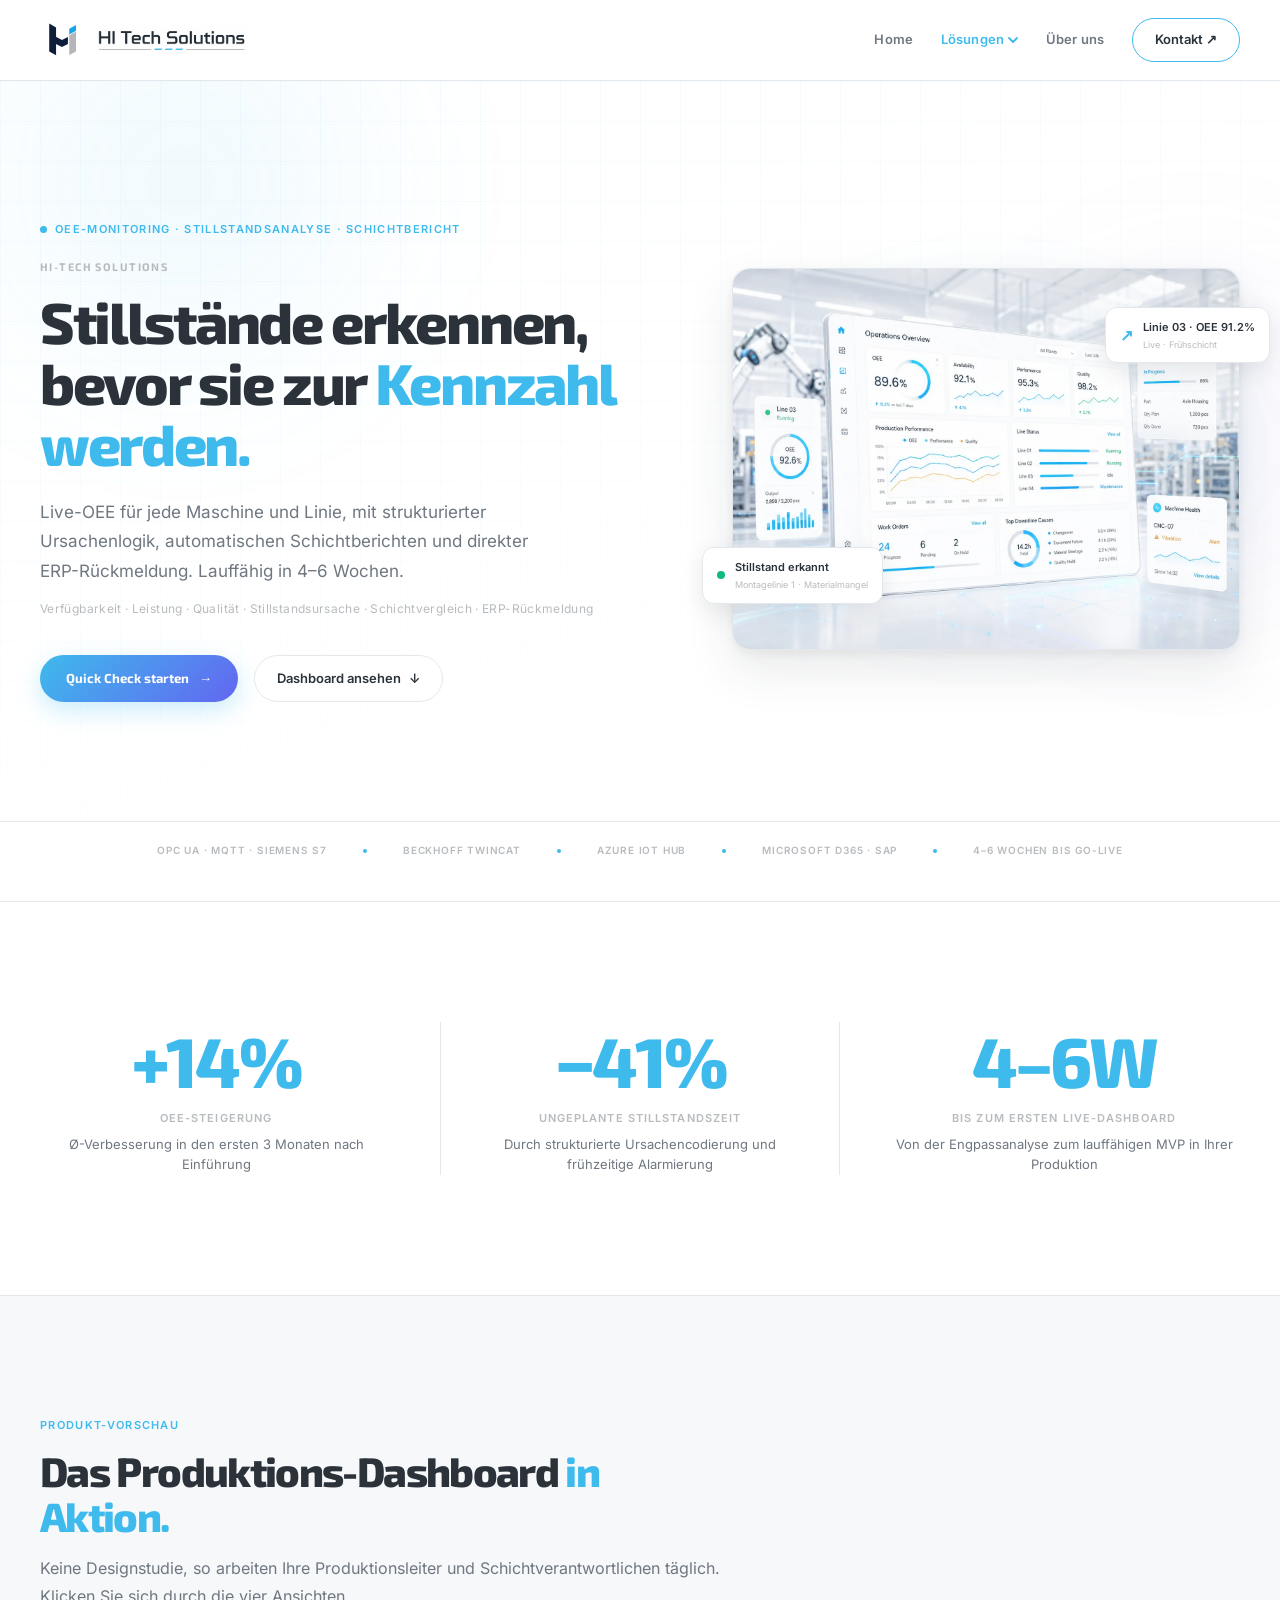
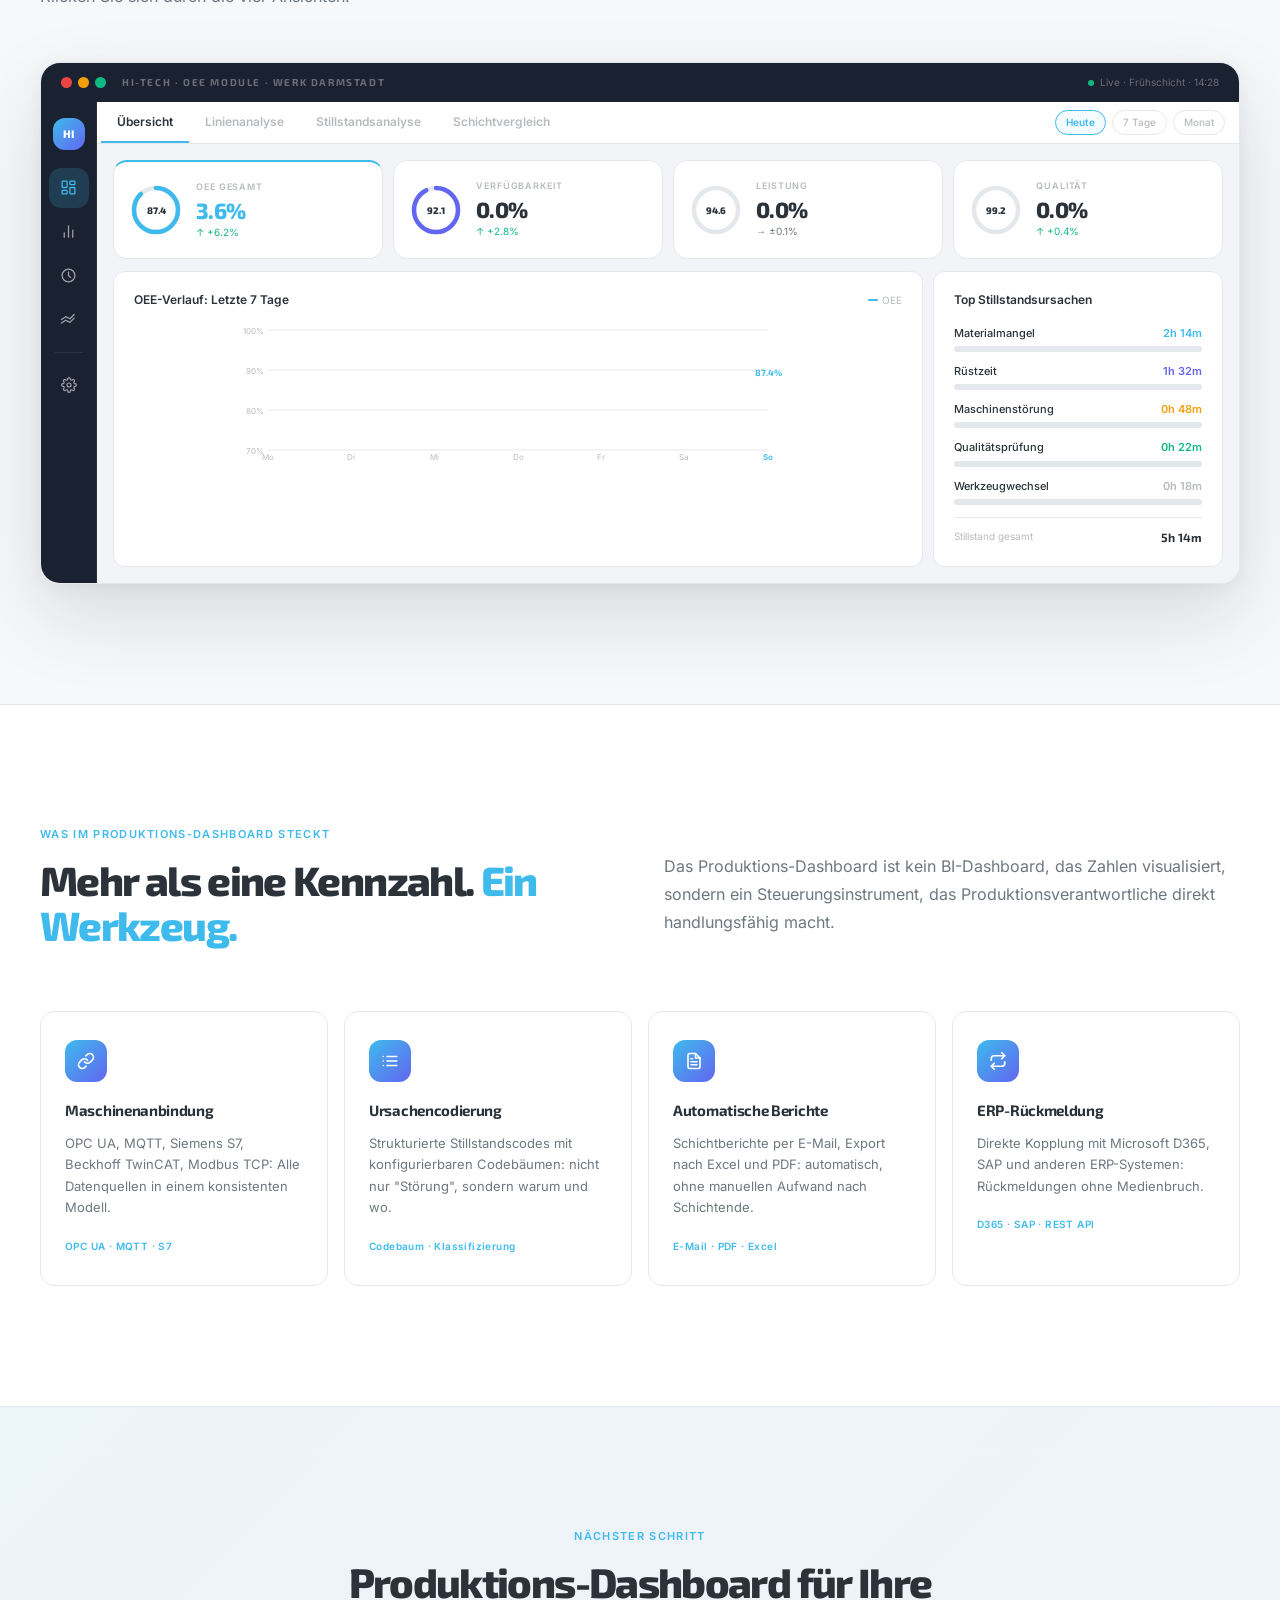
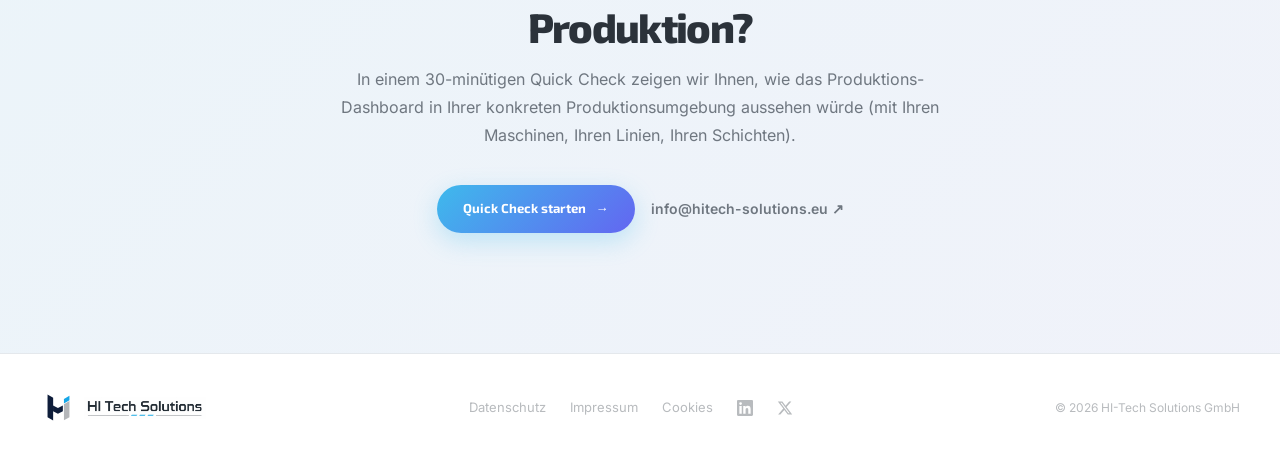
<file: OEE.html>
<!DOCTYPE html>
<html lang="de">
<head>
  <meta charset="utf-8">
  <meta name="viewport" content="width=device-width, initial-scale=1">
  <title>Produktions-Dashboard in Aktion - HI-Tech Solutions</title>
  <link rel="icon" type="image/png" sizes="32x32" href="assets/logo.png">
  <link rel="apple-touch-icon" href="assets/apple-touch-icon.png">
  <link rel="stylesheet" href="assets/fonts/fonts.css">
  <link rel="stylesheet" href="css/auth.css">
  <link rel="stylesheet" href="css/style.css">
  <script src="js/auth.js?v=20260629"></script>
  <script src="js/footer.js?v=20260624" defer></script>
  <script src="js/navbar.js?v=20260624" defer></script>
  <style>
    :root {
      --space-xs: 8px;
      --space-sm: 12px;
      --space-md: 16px;
      --space-lg: 24px;
      --space-xl: 36px;
      --space-xxl: 48px;
    }

    /* ── Spacing and Layout Grids ── */
    .stats-grid {
      display: grid;
      grid-template-columns: repeat(3, 1fr);
      gap: 0;
    }
    .stats-col {
      text-align: center;
      padding: 0 var(--space-xxl);
    }
    .stats-col:first-child {
      padding-left: 0;
      padding-right: var(--space-xxl);
    }
    .stats-col:last-child {
      padding-right: 0;
      padding-left: var(--space-xxl);
    }
    .stats-col.stats-mid {
      border-left: 1px solid var(--color-border);
      border-right: 1px solid var(--color-border);
    }

    .app-window-body {
      display: flex;
      background: #fff;
      overflow-x: auto;
    }
    .app-window-inner {
      display: flex;
      flex: 1;
      min-width: 900px;
    }

    .app-kpi-grid {
      display: grid;
      grid-template-columns: repeat(4, 1fr);
      gap: 10px;
      margin-bottom: 12px;
    }
    .app-chart-grid {
      display: grid;
      grid-template-columns: 1fr 290px;
      gap: 10px;
    }
    .app-s-grid {
      display: grid;
      grid-template-columns: 1fr 1fr;
      gap: 10px;
    }
    .app-sch-grid {
      display: grid;
      grid-template-columns: repeat(3, 1fr);
      gap: 10px;
      margin-bottom: 10px;
    }

    .feat-header-grid {
      display: grid;
      grid-template-columns: 1fr 1fr;
      gap: var(--space-xxl);
      align-items: center;
      margin-bottom: var(--space-xxl);
    }
    .feat-grid {
      display: grid;
      grid-template-columns: repeat(4, 1fr);
      gap: var(--space-md);
    }

    /* Breakpoints */
    @media (max-width: 992px) {
      .app-kpi-grid {
        grid-template-columns: repeat(2, 1fr);
      }
      .feat-grid {
        grid-template-columns: repeat(2, 1fr);
      }
    }
    @media (max-width: 768px) {
      .stats-grid {
        grid-template-columns: 1fr;
        gap: var(--space-xl);
      }
      .stats-col, .stats-col:first-child, .stats-col:last-child {
        padding: 0;
      }
      .stats-col.stats-mid {
        border-left: none;
        border-right: none;
        border-top: 1px solid var(--color-border);
        border-bottom: 1px solid var(--color-border);
        padding: var(--space-lg) 0;
      }
      .app-chart-grid {
        grid-template-columns: 1fr;
      }
      .app-s-grid {
        grid-template-columns: 1fr;
      }
      .app-sch-grid {
        grid-template-columns: 1fr;
      }
      .feat-header-grid {
        grid-template-columns: 1fr;
        gap: var(--space-md);
        margin-bottom: var(--space-xl);
      }
    }
    @media (max-width: 568px) {
      .app-kpi-grid {
        grid-template-columns: 1fr;
      }
      .feat-grid {
        grid-template-columns: 1fr;
      }
    }

    /* ── Tab bar ── */
    .oee-tab {
      padding: 12px 16px; font-size: 12px; font-weight: 600;
      border: none; border-bottom: 2px solid transparent;
      background: transparent; cursor: pointer;
      color: var(--color-text-light); transition: all .2s ease;
      white-space: nowrap; font-family: var(--font-sans);
    }
    .oee-tab:hover { color: var(--color-text); }
    .oee-tab:active { transform: scale(0.96); }
    .oee-tab.tab-active { border-bottom: 2px solid var(--color-primary); color: var(--color-text); }

    /* ── Sidebar icon buttons ── */
    .sb-btn {
      width: 40px; height: 40px; border-radius: 12px; border: none;
      display: flex; align-items: center; justify-content: center;
      cursor: pointer; color: rgba(255, 255, 255, 0.58); background: transparent;
      transition: all .2s ease;
    }
    .sb-btn:hover { background: rgba(255, 255, 255, 0.08); color: rgba(255, 255, 255, 0.85); }
    .sb-btn:active { transform: scale(0.96); }
    .sb-btn.sb-active { background: rgba(var(--color-primary-rgb), 0.18); color: var(--color-primary); }

    /* ── KPI ring card ── */
    .kpi-ring-card {
      background: var(--color-card-bg); border: 1px solid var(--color-border);
      border-radius: 14px; padding: 18px 16px;
      display: flex; align-items: center; gap: 14px;
      transition: all .25s ease;
    }
    .kpi-ring-card:hover {
      box-shadow: 0 6px 20px rgba(43, 50, 58, 0.08);
      transform: translateY(-2px);
    }
    .kpi-ring-card.kpi-primary { border-top: 2px solid var(--color-primary); }

    /* ── Data panel ── */
    .dp { background: var(--color-card-bg); border: 1px solid var(--color-border); border-radius: 12px; padding: 18px 20px; }
    .dp-title { font-size: 12px; font-weight: 700; color: var(--color-text); margin-bottom: 14px; }

    /* ── Bar track ── */
    .bt { height: 6px; background: var(--color-border); border-radius: 999px; overflow: hidden; }
    .bf { height: 6px; border-radius: 999px; }

    /* ── Line analysis card ── */
    .lc {
      background: var(--color-card-bg); border: 1px solid var(--color-border);
      border-radius: 14px; padding: 14px 16px;
    }
    .lc.lc-warn { border-color: rgba(245, 158, 11, 0.4); background: rgba(245, 158, 11, 0.02); }
    .lc.lc-crit { border-color: rgba(239, 68, 68, 0.4); background: rgba(239, 68, 68, 0.02); }

    /* ── Status pill ── */
    .sp { display: inline-flex; align-items: center; gap: 4px; padding: 2px 9px; border-radius: 999px; font-size: 10px; font-weight: 700; }
    .sp-run  { background: rgba(16, 185, 129, 0.1);  color: var(--color-emerald); }
    .sp-warn { background: rgba(245, 158, 11, 0.1); color: #d97706; }
    .sp-stop { background: rgba(239, 68, 68, 0.1);  color: #dc2626; }

    /* ── Feature card ── */
    .feat {
      background: var(--color-card-bg); border: 1px solid var(--color-border);
      border-radius: 14px; padding: 28px 24px;
      transition: all .3s cubic-bezier(.16,1,.3,1);
    }
    .feat:hover {
      transform: translateY(-4px);
      box-shadow: 0 12px 32px rgba(43, 50, 58, 0.08);
      border-color: rgba(var(--color-primary-rgb), 0.4);
    }
    .feat-num {
      width: 42px; height: 42px; border-radius: 12px;
      background: linear-gradient(135deg, var(--color-primary), var(--color-indigo));
      display: flex; align-items: center; justify-content: center;
      font-family: var(--font-display); font-size: 13px;
      font-weight: 800; color: #fff; margin-bottom: 16px;
    }

    /* ── Enhanced scroll reveal ── */
    .reveal {
      opacity: 0;
      transform: translateY(52px);
      filter: blur(7px);
      transition:
        opacity .9s cubic-bezier(.22,1,.36,1),
        transform .9s cubic-bezier(.22,1,.36,1),
        filter .75s cubic-bezier(.22,1,.36,1);
    }
    .reveal.in { opacity: 1; transform: none; filter: blur(0); }

    /* Dashboard app — perspective card tilt */
    .reveal-app {
      opacity: 0;
      transform: perspective(1100px) rotateX(6deg) translateY(72px) scale(.982);
      transform-origin: center bottom;
      transition:
        opacity 1.1s cubic-bezier(.22,1,.36,1),
        transform 1.3s cubic-bezier(.22,1,.36,1);
    }
    .reveal-app.in { opacity: 1; transform: none; }

    /* Stagger children */
    .stagger > * {
      opacity: 0;
      transform: translateY(40px) scale(.96);
      filter: blur(6px);
      transition:
        opacity .75s cubic-bezier(.22,1,.36,1),
        transform .75s cubic-bezier(.22,1,.36,1),
        filter .6s cubic-bezier(.22,1,.36,1);
    }
    .stagger.in > * { opacity: 1; transform: none; filter: blur(0); }
    .stagger.in > *:nth-child(1) { transition-delay:   0ms; }
    .stagger.in > *:nth-child(2) { transition-delay: 110ms; }
    .stagger.in > *:nth-child(3) { transition-delay: 220ms; }
    .stagger.in > *:nth-child(4) { transition-delay: 330ms; }
    .stagger.in > *:nth-child(n+5) { transition-delay: 440ms; }

    /* Tab pane switching classes */
    .tab-pane {
      display: none;
    }
    .tab-pane.active {
      display: block !important;
    }

    /* ── Mobile OEE Dashboard ── */
    @media (max-width: 768px) {
      .app-window-inner {
        min-width: 0;
      }
      .app-window-body {
        overflow-x: hidden;
      }
      .app-sidebar {
        display: none;
      }
      .app-tabbar {
        overflow-x: auto;
        -webkit-overflow-scrolling: touch;
        scrollbar-width: none;
      }
      .app-tabbar::-webkit-scrollbar {
        display: none;
      }
      .app-date-filters {
        display: none;
      }
      .app-chrome-title {
        display: none;
      }
      .app-chrome-live {
        margin-left: auto;
      }
      .app-kpi-grid {
        grid-template-columns: repeat(2, 1fr);
      }
      .kpi-ring-card {
        padding: 12px 10px;
        gap: 10px;
      }
      .kpi-ring-card svg {
        width: 44px;
        height: 44px;
      }
      .kpi-ring-card p:nth-child(2) {
        font-size: 18px !important;
      }
    }

    @media (max-width: 400px) {
      .app-kpi-grid {
        grid-template-columns: 1fr;
      }
    }

    /* ── Chart & Dashboard Animations ── */
    @keyframes tabSlideIn {
      from { opacity: 0; transform: translateY(10px); }
      to   { opacity: 1; transform: none; }
    }
    .tab-slide-in { animation: tabSlideIn 0.38s cubic-bezier(.22,1,.36,1) forwards; }
    .oee-dot {
      transform-box: fill-box;
      transform-origin: center;
    }
  </style>
</head>
<body>

<!-- Scroll progress -->
<div style="position:fixed;top:0;left:0;right:0;height:3px;z-index:200;pointer-events:none;">
  <span id="progress-bar" style="display:block;width:100%;height:100%;background:linear-gradient(90deg,var(--color-primary),var(--color-indigo));transform:scaleX(0);transform-origin:left;transition:transform .1s linear;"></span>
</div>

<!-- ══ HEADER ══ -->
<hitech-navbar></hitech-navbar>

<!-- ══ HERO ══ -->
<section id="top" class="hero-section">
  <div class="hero-grid-pattern"></div>
  <div class="hero-glow-1"></div>
  <div class="hero-glow-2"></div>
  <div class="wrap hero-layout">
    <div>
      <p class="hi d1 hero-badge-container">
        <span class="hero-badge-pulse"></span>
        OEE-Monitoring · Stillstandsanalyse · Schichtbericht
      </p>
      <p class="hi d2 hero-brand">HI-Tech Solutions</p>
      <h1 class="hi d3 hero-title">Stillstände erkennen,<br>bevor sie zur <em>Kennzahl werden.</em></h1>
      <p class="hi d4 hero-lead">Live-OEE für jede Maschine und Linie, mit strukturierter Ursachenlogik, automatischen Schichtberichten und direkter ERP-Rückmeldung. Lauffähig in 4–6 Wochen.</p>
      <p class="hi d5 hero-subtags">Verfügbarkeit · Leistung · Qualität · Stillstandsursache · Schichtvergleich · ERP-Rückmeldung</p>
      <div class="hi d6 hero-actions">
        <a href="index.html#quick-check" class="btn-gradient">Quick Check starten <span>→</span></a>
        <a href="#oee-showcase" class="btn-secondary">Dashboard ansehen <span>↓</span></a>
      </div>
    </div>
    <div class="hi d4 hero-visual">
      <div class="hero-visual-glow"></div>
      <img src="assets/smart-factory-dashboard.webp" alt="OEE Dashboard" width="1448" height="1086" loading="eager">
      <div class="hero-float-card top">
        <span class="hero-float-card-icon">↗</span>
        <span><strong>Linie 03 · OEE 91.2%</strong><small>Live · Frühschicht</small></span>
      </div>
      <div class="hero-float-card bottom">
        <span class="hero-float-card-dot"></span>
        <span><strong>Stillstand erkannt</strong><small>Montagelinie 1 · Materialmangel</small></span>
      </div>
    </div>
  </div>
  <div class="trust-strip-container">
    <div class="wrap trust-strip-layout">
      <span class="trust-item">OPC UA · MQTT · Siemens S7</span>
      <span class="trust-dot"></span>
      <span class="trust-item">Beckhoff TwinCAT</span>
      <span class="trust-dot"></span>
      <span class="trust-item">Azure IoT Hub</span>
      <span class="trust-dot"></span>
      <span class="trust-item">Microsoft D365 · SAP</span>
      <span class="trust-dot"></span>
      <span class="trust-item">4–6 Wochen bis Go-Live</span>
    </div>
  </div>
</section>

<!-- ══ STATS ══ -->
<section class="sec" style="background:var(--color-card-bg);">
  <div class="wrap">
    <div class="reveal">
      <div class="stats-grid">
        <div class="stats-col">
          <p data-count="14" data-prefix="+" data-suffix="%" style="font-family:var(--font-display);font-size:clamp(44px,5.5vw,72px);font-weight:800;letter-spacing:-0.04em;color:var(--color-primary);line-height:1.1;">+14%</p>
          <p style="font-size:11px;font-weight:700;letter-spacing:.1em;text-transform:uppercase;color:var(--color-text-light);margin-top:10px;">OEE-Steigerung</p>
          <p style="font-size:13px;color:var(--color-text-muted);line-height:1.6;margin-top:6px;">Ø-Verbesserung in den ersten 3 Monaten nach Einführung</p>
        </div>
        <div class="stats-col stats-mid">
          <p data-count="42" data-prefix="−" data-suffix="%" style="font-family:var(--font-display);font-size:clamp(44px,5.5vw,72px);font-weight:800;letter-spacing:-0.04em;color:var(--color-primary);line-height:1.1;">−42%</p>
          <p style="font-size:11px;font-weight:700;letter-spacing:.1em;text-transform:uppercase;color:var(--color-text-light);margin-top:10px;">Ungeplante Stillstandszeit</p>
          <p style="font-size:13px;color:var(--color-text-muted);line-height:1.6;margin-top:6px;">Durch strukturierte Ursachencodierung und frühzeitige Alarmierung</p>
        </div>
        <div class="stats-col">
          <p style="font-family:var(--font-display);font-size:clamp(44px,5.5vw,72px);font-weight:800;letter-spacing:-0.04em;color:var(--color-primary);line-height:1.1;">4–6W</p>
          <p style="font-size:11px;font-weight:700;letter-spacing:.1em;text-transform:uppercase;color:var(--color-text-light);margin-top:10px;">Bis zum ersten Live-Dashboard</p>
          <p style="font-size:13px;color:var(--color-text-muted);line-height:1.6;margin-top:6px;">Von der Engpassanalyse zum lauffähigen MVP in Ihrer Produktion</p>
        </div>
      </div>
    </div>
  </div>
</section>

<!-- ══ OEE DASHBOARD SHOWCASE ══ -->
<section id="oee-showcase" class="sec" style="background:#f6f8fa;">
  <div class="wrap">
    <div class="reveal" style="max-width:680px;margin-bottom:52px;">
      <p class="section-eyebrow">Produkt-Vorschau</p>
      <h2 class="section-title">Das Produktions-Dashboard <em>in Aktion.</em></h2>
      <p class="section-desc">Keine Designstudie, so arbeiten Ihre Produktionsleiter und Schichtverantwortlichen täglich. Klicken Sie sich durch die vier Ansichten.</p>
    </div>

    <!-- ══ APP WINDOW ══ -->
    <div class="reveal-app" style="border-radius:20px;overflow:hidden;box-shadow:0 32px 80px rgba(43,50,58,.14),0 4px 16px rgba(43,50,58,.06);border:1px solid var(--color-border);">

      <!-- Chrome bar -->
      <div style="background:#1a2130;padding:11px 20px;display:flex;align-items:center;gap:16px;">
        <div style="display:flex;gap:6px;">
          <span style="width:11px;height:11px;border-radius:50%;background:#ef4444;display:block;"></span>
          <span style="width:11px;height:11px;border-radius:50%;background:#f59e0b;display:block;"></span>
          <span style="width:11px;height:11px;border-radius:50%;background:var(--color-emerald);display:block;"></span>
        </div>
        <span class="app-chrome-title" style="font-family:var(--font-display);font-size:10px;font-weight:700;letter-spacing:.16em;text-transform:uppercase;color:rgba(255,255,255,.35);">HI-TECH · OEE MODULE · WERK DARMSTADT</span>
        <div class="app-chrome-live" style="margin-left:auto;display:flex;align-items:center;gap:6px;">
          <span style="width:6px;height:6px;background:var(--color-emerald);border-radius:50%;display:block;"></span>
          <span style="font-size:10px;color:rgba(255,255,255,.35);">Live · Frühschicht · 14:28</span>
        </div>
      </div>

      <!-- Body: sidebar + content -->
      <div class="app-window-body">
        <div class="app-window-inner">

        <!-- Sidebar -->
        <div class="app-sidebar" style="width:56px;flex-shrink:0;background:#1a2130;display:flex;flex-direction:column;align-items:center;padding:16px 0 12px;gap:4px;border-right:1px solid rgba(255,255,255,.06);">
          <!-- HI logo mark -->
          <div style="width:32px;height:32px;border-radius:12px;background:linear-gradient(135deg,var(--color-primary),var(--color-indigo));display:flex;align-items:center;justify-content:center;margin-bottom:14px;flex-shrink:0;">
            <span style="color:#fff;font-family:var(--font-display);font-size:11px;font-weight:800;letter-spacing:-.02em;">HI</span>
          </div>
          <!-- Übersicht -->
          <button class="sb-btn sb-active" data-tab-target="u" title="Übersicht">
            <svg width="17" height="17" viewBox="0 0 24 24" fill="none" stroke="currentColor" stroke-width="1.8" stroke-linecap="round" stroke-linejoin="round"><rect x="3" y="3" width="7" height="9" rx="1"/><rect x="14" y="3" width="7" height="5" rx="1"/><rect x="14" y="12" width="7" height="9" rx="1"/><rect x="3" y="16" width="7" height="5" rx="1"/></svg>
          </button>
          <!-- Linienanalyse -->
          <button class="sb-btn" data-tab-target="l" title="Linienanalyse">
            <svg width="17" height="17" viewBox="0 0 24 24" fill="none" stroke="currentColor" stroke-width="1.8" stroke-linecap="round" stroke-linejoin="round"><line x1="18" y1="20" x2="18" y2="10"/><line x1="12" y1="20" x2="12" y2="4"/><line x1="6" y1="20" x2="6" y2="14"/></svg>
          </button>
          <!-- Stillstandsanalyse -->
          <button class="sb-btn" data-tab-target="s" title="Stillstandsanalyse">
            <svg width="17" height="17" viewBox="0 0 24 24" fill="none" stroke="currentColor" stroke-width="1.8" stroke-linecap="round" stroke-linejoin="round"><circle cx="12" cy="12" r="9"/><polyline points="12 7 12 12 15 15"/></svg>
          </button>
          <!-- Schichtvergleich -->
          <button class="sb-btn" data-tab-target="sch" title="Schichtvergleich">
            <svg width="17" height="17" viewBox="0 0 24 24" fill="none" stroke="currentColor" stroke-width="1.8" stroke-linecap="round" stroke-linejoin="round"><path d="M2 12 L8 8 L14 11 L20 5"/><path d="M2 17 L8 13 L14 16 L20 10"/></svg>
          </button>
          <!-- Divider -->
          <div style="width:28px;height:1px;background:rgba(255,255,255,.08);margin:8px 0;flex-shrink:0;"></div>
          <!-- Settings (decorative) -->
          <button class="sb-btn" title="Einstellungen">
            <svg width="16" height="16" viewBox="0 0 24 24" fill="none" stroke="currentColor" stroke-width="1.8" stroke-linecap="round" stroke-linejoin="round"><circle cx="12" cy="12" r="3"/><path d="M19.4 15a1.65 1.65 0 0 0 .33 1.82l.06.06a2 2 0 0 1-2.83 2.83l-.06-.06a1.65 1.65 0 0 0-1.82-.33 1.65 1.65 0 0 0-1 1.51V21a2 2 0 0 1-4 0v-.09A1.65 1.65 0 0 0 9 19.4a1.65 1.65 0 0 0-1.82.33l-.06.06a2 2 0 0 1-2.83-2.83l.06-.06A1.65 1.65 0 0 0 4.68 15a1.65 1.65 0 0 0-1.51-1H3a2 2 0 0 1 0-4h.09A1.65 1.65 0 0 0 4.6 9a1.65 1.65 0 0 0-.33-1.82l-.06-.06a2 2 0 0 1 2.83-2.83l.06.06A1.65 1.65 0 0 0 9 4.68a1.65 1.65 0 0 0 1-1.51V3a2 2 0 0 1 4 0v.09a1.65 1.65 0 0 0 1 1.51 1.65 1.65 0 0 0 1.82-.33l.06-.06a2 2 0 0 1 2.83 2.83l-.06.06A1.65 1.65 0 0 0 19.4 9a1.65 1.65 0 0 0 1.51 1H21a2 2 0 0 1 0 4h-.09a1.65 1.65 0 0 0-1.51 1z"/></svg>
          </button>
        </div>

        <!-- Main content -->
        <div style="flex:1;min-width:0;display:flex;flex-direction:column;">

          <!-- Tab bar -->
          <div class="app-tabbar" style="display:flex;align-items:stretch;border-bottom:1px solid var(--color-border);background:#fff;padding-left:4px;">
            <button class="oee-tab tab-active" data-tab-target="u">Übersicht</button>
            <button class="oee-tab" data-tab-target="l">Linienanalyse</button>
            <button class="oee-tab" data-tab-target="s">Stillstandsanalyse</button>
            <button class="oee-tab" data-tab-target="sch">Schichtvergleich</button>
            <div class="app-date-filters" style="margin-left:auto;display:flex;align-items:center;gap:6px;padding-right:14px;">
              <span style="font-size:10px;padding:3px 10px;border-radius:999px;border:1px solid var(--color-primary);color:var(--color-primary);font-weight:600;background:rgba(var(--color-primary-rgb),0.06);">Heute</span>
              <span style="font-size:10px;padding:3px 10px;border-radius:999px;border:1px solid var(--color-border);color:var(--color-text-light);font-weight:500;">7 Tage</span>
              <span style="font-size:10px;padding:3px 10px;border-radius:999px;border:1px solid var(--color-border);color:var(--color-text-light);font-weight:500;">Monat</span>
            </div>
          </div>

          <!-- Tab content -->
          <div style="padding:16px;background:#f2f4f7;min-height:380px;">

            <!-- ── TAB 1: ÜBERSICHT ── -->
            <div class="tab-pane active" id="content-u">
              <!-- KPI ring cards -->
              <div class="app-kpi-grid">

                <!-- OEE -->
                <div class="kpi-ring-card kpi-primary">
                  <svg viewBox="0 0 52 52" width="52" height="52" style="flex-shrink:0;">
                    <circle cx="26" cy="26" r="22" fill="none" stroke="var(--color-border)" stroke-width="4.5"></circle>
                    <circle cx="26" cy="26" r="22" fill="none" stroke="var(--color-primary)" stroke-width="4.5"
                      stroke-dasharray="138.23" stroke-dashoffset="17.42"
                      class="ring-fill" stroke-linecap="round" transform="rotate(-90 26 26)"></circle>
                    <text x="26" y="30" text-anchor="middle" font-size="9.5" font-weight="800" fill="var(--color-text)" font-family="var(--font-display)">87.4</text>
                  </svg>
                  <div>
                    <p style="font-size:9px;font-weight:700;letter-spacing:.1em;text-transform:uppercase;color:var(--color-text-light);margin-bottom:4px;">OEE GESAMT</p>
                    <p style="font-family:var(--font-display);font-size:22px;font-weight:800;color:var(--color-primary);letter-spacing:-0.03em;line-height:1;" class="kpi-value" data-kpi="87.4">87.4%</p>
                    <p style="font-size:10px;color:var(--color-emerald);margin-top:3px;">↑ +6.2%</p>
                  </div>
                </div>

                <!-- Verfügbarkeit -->
                <div class="kpi-ring-card">
                  <svg viewBox="0 0 52 52" width="52" height="52" style="flex-shrink:0;">
                    <circle cx="26" cy="26" r="22" fill="none" stroke="var(--color-border)" stroke-width="4.5"></circle>
                    <circle cx="26" cy="26" r="22" fill="none" stroke="var(--color-indigo)" stroke-width="4.5"
                      stroke-dasharray="138.23" stroke-dashoffset="10.92"
                      class="ring-fill" stroke-linecap="round" transform="rotate(-90 26 26)"></circle>
                    <text x="26" y="30" text-anchor="middle" font-size="9.5" font-weight="800" fill="var(--color-text)" font-family="var(--font-display)">92.1</text>
                  </svg>
                  <div>
                    <p style="font-size:9px;font-weight:700;letter-spacing:.1em;text-transform:uppercase;color:var(--color-text-light);margin-bottom:4px;">VERFÜGBARKEIT</p>
                    <p style="font-family:var(--font-display);font-size:22px;font-weight:800;color:var(--color-text);letter-spacing:-0.03em;line-height:1;" class="kpi-value" data-kpi="92.1">92.1%</p>
                    <p style="font-size:10px;color:var(--color-emerald);margin-top:3px;">↑ +2.8%</p>
                  </div>
                </div>

                <!-- Leistung -->
                <div class="kpi-ring-card">
                  <svg viewBox="0 0 52 52" width="52" height="52" style="flex-shrink:0;">
                    <circle cx="26" cy="26" r="22" fill="none" stroke="var(--color-border)" stroke-width="4.5"></circle>
                    <circle cx="26" cy="26" r="22" fill="none" stroke="var(--color-emerald)" stroke-width="4.5"
                      stroke-dasharray="138.23" stroke-dashoffset="7.46"
                      class="ring-fill" stroke-linecap="round" transform="rotate(-90 26 26)"></circle>
                    <text x="26" y="30" text-anchor="middle" font-size="9.5" font-weight="800" fill="var(--color-text)" font-family="var(--font-display)">94.6</text>
                  </svg>
                  <div>
                    <p style="font-size:9px;font-weight:700;letter-spacing:.1em;text-transform:uppercase;color:var(--color-text-light);margin-bottom:4px;">LEISTUNG</p>
                    <p style="font-family:var(--font-display);font-size:22px;font-weight:800;color:var(--color-text);letter-spacing:-0.03em;line-height:1;" class="kpi-value" data-kpi="94.6">94.6%</p>
                    <p style="font-size:10px;color:var(--color-text-muted);margin-top:3px;">→ ±0.1%</p>
                  </div>
                </div>

                <!-- Qualität -->
                <div class="kpi-ring-card">
                  <svg viewBox="0 0 52 52" width="52" height="52" style="flex-shrink:0;">
                    <circle cx="26" cy="26" r="22" fill="none" stroke="var(--color-border)" stroke-width="4.5"></circle>
                    <circle cx="26" cy="26" r="22" fill="none" stroke="var(--color-emerald)" stroke-width="4.5"
                      stroke-dasharray="138.23" stroke-dashoffset="1.11"
                      class="ring-fill" stroke-linecap="round" transform="rotate(-90 26 26)"></circle>
                    <text x="26" y="30" text-anchor="middle" font-size="9.5" font-weight="800" fill="var(--color-text)" font-family="var(--font-display)">99.2</text>
                  </svg>
                  <div>
                    <p style="font-size:9px;font-weight:700;letter-spacing:.1em;text-transform:uppercase;color:var(--color-text-light);margin-bottom:4px;">QUALITÄT</p>
                    <p style="font-family:var(--font-display);font-size:22px;font-weight:800;color:var(--color-text);letter-spacing:-0.03em;line-height:1;" class="kpi-value" data-kpi="99.2">99.2%</p>
                    <p style="font-size:10px;color:var(--color-emerald);margin-top:3px;">↑ +0.4%</p>
                  </div>
                </div>

              </div>

              <!-- Chart row -->
              <div class="app-chart-grid">
                <div class="dp">
                  <div style="display:flex;justify-content:space-between;align-items:center;margin-bottom:10px;">
                    <p class="dp-title" style="margin:0;">OEE-Verlauf: Letzte 7 Tage</p>
                    <div style="display:flex;align-items:center;gap:4px;">
                      <span style="width:10px;height:2px;background:var(--color-primary);display:inline-block;border-radius:999px;"></span>
                      <span style="font-size:10px;color:var(--color-text-light);">OEE</span>
                    </div>
                  </div>
                  <svg viewBox="0 0 500 140" width="100%" height="140" style="overflow:visible;">
                    <defs>
                      <linearGradient id="g1" x1="0" y1="0" x2="0" y2="1">
                        <stop offset="0%" stop-color="var(--color-primary)" stop-opacity="0.12"></stop>
                        <stop offset="100%" stop-color="var(--color-primary)" stop-opacity="0"></stop>
                      </linearGradient>
                    </defs>
                    <line x1="0" y1="10" x2="500" y2="10" stroke="var(--color-border)" stroke-width="1"></line>
                    <line x1="0" y1="50" x2="500" y2="50" stroke="var(--color-border)" stroke-width="1"></line>
                    <line x1="0" y1="90" x2="500" y2="90" stroke="var(--color-border)" stroke-width="1"></line>
                    <line x1="0" y1="130" x2="500" y2="130" stroke="var(--color-border)" stroke-width="1"></line>
                    <text x="-4" y="14" text-anchor="end" font-size="8" fill="var(--color-text-light)" font-family="var(--font-sans)">100%</text>
                    <text x="-4" y="54" text-anchor="end" font-size="8" fill="var(--color-text-light)" font-family="var(--font-sans)">90%</text>
                    <text x="-4" y="94" text-anchor="end" font-size="8" fill="var(--color-text-light)" font-family="var(--font-sans)">80%</text>
                    <text x="-4" y="134" text-anchor="end" font-size="8" fill="var(--color-text-light)" font-family="var(--font-sans)">70%</text>
                    <!-- Mo=78→104, Di=82→87, Mi=79→100, Do=85→74, Fr=89→57, Sa=91→48, So=87.4→64 -->
                    <path class="oee-area" d="M 0,104 L 83,87 L 166,100 L 250,74 L 333,57 L 416,48 L 500,64 L 500,140 L 0,140 Z" fill="url(#g1)"></path>
                    <polyline class="oee-line" points="0,104 83,87 166,100 250,74 333,57 416,48 500,64" fill="none" stroke="var(--color-primary)" stroke-width="2" stroke-linejoin="round" stroke-linecap="round"></polyline>
                    <circle class="oee-dot" cx="0" cy="104" r="2.5" fill="#fff" stroke="var(--color-primary)" stroke-width="1.5"></circle>
                    <circle class="oee-dot" cx="83" cy="87" r="2.5" fill="#fff" stroke="var(--color-primary)" stroke-width="1.5"></circle>
                    <circle class="oee-dot" cx="166" cy="100" r="2.5" fill="#fff" stroke="var(--color-primary)" stroke-width="1.5"></circle>
                    <circle class="oee-dot" cx="250" cy="74" r="2.5" fill="#fff" stroke="var(--color-primary)" stroke-width="1.5"></circle>
                    <circle class="oee-dot" cx="333" cy="57" r="2.5" fill="#fff" stroke="var(--color-primary)" stroke-width="1.5"></circle>
                    <circle class="oee-dot" cx="416" cy="48" r="2.5" fill="#fff" stroke="var(--color-primary)" stroke-width="1.5"></circle>
                    <circle class="oee-dot" cx="500" cy="64" r="4.5" fill="var(--color-primary)" stroke="#fff" stroke-width="2"></circle>
                    <text x="500" y="56" text-anchor="middle" font-size="9" font-weight="700" fill="var(--color-primary)" font-family="var(--font-display)">87.4%</text>
                    <text x="0" y="140" text-anchor="middle" font-size="8" fill="var(--color-text-light)" font-family="var(--font-sans)">Mo</text>
                    <text x="83" y="140" text-anchor="middle" font-size="8" fill="var(--color-text-light)" font-family="var(--font-sans)">Di</text>
                    <text x="166" y="140" text-anchor="middle" font-size="8" fill="var(--color-text-light)" font-family="var(--font-sans)">Mi</text>
                    <text x="250" y="140" text-anchor="middle" font-size="8" fill="var(--color-text-light)" font-family="var(--font-sans)">Do</text>
                    <text x="333" y="140" text-anchor="middle" font-size="8" fill="var(--color-text-light)" font-family="var(--font-sans)">Fr</text>
                    <text x="416" y="140" text-anchor="middle" font-size="8" fill="var(--color-text-light)" font-family="var(--font-sans)">Sa</text>
                    <text x="500" y="140" text-anchor="middle" font-size="8" font-weight="700" fill="var(--color-primary)" font-family="var(--font-sans)">So</text>
                  </svg>
                </div>

                <!-- Downtime causes -->
                <div class="dp">
                  <p class="dp-title">Top Stillstandsursachen</p>
                  <div style="display:flex;flex-direction:column;gap:10px;">
                    <div>
                      <div style="display:flex;justify-content:space-between;margin-bottom:4px;"><span style="font-size:11px;font-weight:500;color:var(--color-text);">Materialmangel</span><span style="font-size:11px;font-weight:700;color:var(--color-primary);">2h 14m</span></div>
                      <div class="bt"><div class="bf" style="width:72%;background:linear-gradient(90deg,var(--color-primary),var(--color-indigo));"></div></div>
                    </div>
                    <div>
                      <div style="display:flex;justify-content:space-between;margin-bottom:4px;"><span style="font-size:11px;font-weight:500;color:var(--color-text);">Rüstzeit</span><span style="font-size:11px;font-weight:700;color:var(--color-indigo);">1h 32m</span></div>
                      <div class="bt"><div class="bf" style="width:49%;background:var(--color-indigo);"></div></div>
                    </div>
                    <div>
                      <div style="display:flex;justify-content:space-between;margin-bottom:4px;"><span style="font-size:11px;font-weight:500;color:var(--color-text);">Maschinenstörung</span><span style="font-size:11px;font-weight:700;color:#f59e0b;">0h 48m</span></div>
                      <div class="bt"><div class="bf" style="width:26%;background:#f59e0b;"></div></div>
                    </div>
                    <div>
                      <div style="display:flex;justify-content:space-between;margin-bottom:4px;"><span style="font-size:11px;font-weight:500;color:var(--color-text);">Qualitätsprüfung</span><span style="font-size:11px;font-weight:700;color:var(--color-emerald);">0h 22m</span></div>
                      <div class="bt"><div class="bf" style="width:12%;background:var(--color-emerald);"></div></div>
                    </div>
                    <div>
                      <div style="display:flex;justify-content:space-between;margin-bottom:4px;"><span style="font-size:11px;font-weight:500;color:var(--color-text);">Werkzeugwechsel</span><span style="font-size:11px;font-weight:700;color:var(--color-text-light);">0h 18m</span></div>
                      <div class="bt"><div class="bf" style="width:8%;background:var(--color-text-light);"></div></div>
                    </div>
                  </div>
                  <div style="margin-top:12px;padding-top:10px;border-top:1px solid var(--color-border);display:flex;justify-content:space-between;">
                    <span style="font-size:10px;color:var(--color-text-light);">Stillstand gesamt</span>
                    <span style="font-size:12px;font-weight:700;color:var(--color-text);font-family:var(--font-display);">5h 14m</span>
                  </div>
                </div>
              </div>
            </div>

            <!-- ── TAB 2: LINIENANALYSE ── -->
            <div class="tab-pane" id="content-l" style="display: none;">
              <div style="display:flex;flex-direction:column;gap:8px;">

                <div class="lc">
                  <div style="display:flex;align-items:center;gap:12px;margin-bottom:10px;">
                    <div style="flex:1;">
                      <div style="display:flex;justify-content:space-between;align-items:baseline;margin-bottom:4px;">
                        <p style="font-size:13px;font-weight:700;color:var(--color-text);">Linie 01: CNC-Fertigung</p>
                        <div style="display:flex;align-items:center;gap:8px;"><span class="sp sp-run">● Läuft</span><span style="font-size:11px;font-weight:700;color:var(--color-emerald);">↑ +4.3%</span></div>
                      </div>
                      <div style="display:flex;align-items:center;gap:8px;">
                        <span style="font-family:var(--font-display);font-size:20px;font-weight:800;color:var(--color-primary);width:60px;flex-shrink:0;">92.1%</span>
                        <div style="flex:1;height:8px;background:var(--color-border);border-radius:999px;overflow:hidden;"><div class="chart-bar" style="height:8px;width:92.1%;background:linear-gradient(90deg,var(--color-primary),var(--color-indigo));border-radius:999px;"></div></div>
                      </div>
                    </div>
                  </div>
                  <div style="display:flex;gap:16px;">
                    <span style="font-size:10px;color:var(--color-text-muted);">A: <strong style="color:var(--color-text);">95.4%</strong></span>
                    <span style="font-size:10px;color:var(--color-text-muted);">L: <strong style="color:var(--color-text);">96.2%</strong></span>
                    <span style="font-size:10px;color:var(--color-text-muted);">Q: <strong style="color:var(--color-text);">99.8%</strong></span>
                    <span style="font-size:10px;color:var(--color-text-light);margin-left:auto;">6 Maschinen · Frühschicht</span>
                  </div>
                </div>

                <div class="lc">
                  <div style="display:flex;align-items:center;gap:12px;margin-bottom:10px;">
                    <div style="flex:1;">
                      <div style="display:flex;justify-content:space-between;align-items:baseline;margin-bottom:4px;">
                        <p style="font-size:13px;font-weight:700;color:var(--color-text);">Linie 02: Schweißen</p>
                        <div style="display:flex;align-items:center;gap:8px;"><span class="sp sp-run">● Läuft</span><span style="font-size:11px;font-weight:700;color:var(--color-emerald);">↑ +2.1%</span></div>
                      </div>
                      <div style="display:flex;align-items:center;gap:8px;">
                        <span style="font-family:var(--font-display);font-size:20px;font-weight:800;color:var(--color-primary);width:60px;flex-shrink:0;">87.4%</span>
                        <div style="flex:1;height:8px;background:var(--color-border);border-radius:999px;overflow:hidden;"><div class="chart-bar" style="height:8px;width:87.4%;background:linear-gradient(90deg,var(--color-primary),var(--color-indigo));border-radius:999px;"></div></div>
                      </div>
                    </div>
                  </div>
                  <div style="display:flex;gap:16px;">
                    <span style="font-size:10px;color:var(--color-text-muted);">A: <strong style="color:var(--color-text);">91.2%</strong></span>
                    <span style="font-size:10px;color:var(--color-text-muted);">L: <strong style="color:var(--color-text);">95.8%</strong></span>
                    <span style="font-size:10px;color:var(--color-text-muted);">Q: <strong style="color:var(--color-text);">99.9%</strong></span>
                    <span style="font-size:10px;color:var(--color-text-light);margin-left:auto;">4 Maschinen · Frühschicht</span>
                  </div>
                </div>

                <div class="lc lc-warn">
                  <div style="display:flex;align-items:center;gap:12px;margin-bottom:10px;">
                    <div style="flex:1;">
                      <div style="display:flex;justify-content:space-between;align-items:baseline;margin-bottom:4px;">
                        <p style="font-size:13px;font-weight:700;color:var(--color-text);">Linie 03: Montage</p>
                        <div style="display:flex;align-items:center;gap:8px;"><span class="sp sp-warn">⚠ Wartung</span><span style="font-size:11px;font-weight:700;color:#dc2626;">↓ −5.8%</span></div>
                      </div>
                      <div style="display:flex;align-items:center;gap:8px;">
                        <span style="font-family:var(--font-display);font-size:20px;font-weight:800;color:#f59e0b;width:60px;flex-shrink:0;">74.3%</span>
                        <div style="flex:1;height:8px;background:var(--color-border);border-radius:999px;overflow:hidden;"><div class="chart-bar" style="height:8px;width:74.3%;background:#f59e0b;border-radius:999px;"></div></div>
                      </div>
                    </div>
                  </div>
                  <div style="display:flex;gap:16px;">
                    <span style="font-size:10px;color:var(--color-text-muted);">A: <strong style="color:#d97706;">78.1%</strong></span>
                    <span style="font-size:10px;color:var(--color-text-muted);">L: <strong style="color:var(--color-text);">94.8%</strong></span>
                    <span style="font-size:10px;color:var(--color-text-muted);">Q: <strong style="color:var(--color-text);">99.4%</strong></span>
                    <span style="font-size:10px;color:var(--color-text-light);margin-left:auto;">8 Maschinen · Frühschicht</span>
                  </div>
                </div>

                <div class="lc">
                  <div style="display:flex;align-items:center;gap:12px;margin-bottom:10px;">
                    <div style="flex:1;">
                      <div style="display:flex;justify-content:space-between;align-items:baseline;margin-bottom:4px;">
                        <p style="font-size:13px;font-weight:700;color:var(--color-text);">Linie 04: Prüffeld</p>
                        <div style="display:flex;align-items:center;gap:8px;"><span class="sp sp-run">● Läuft</span><span style="font-size:11px;font-weight:700;color:var(--color-emerald);">↑ +1.4%</span></div>
                      </div>
                      <div style="display:flex;align-items:center;gap:8px;">
                        <span style="font-family:var(--font-display);font-size:20px;font-weight:800;color:var(--color-primary);width:60px;flex-shrink:0;">81.2%</span>
                        <div style="flex:1;height:8px;background:var(--color-border);border-radius:999px;overflow:hidden;"><div class="chart-bar" style="height:8px;width:81.2%;background:linear-gradient(90deg,var(--color-primary),var(--color-indigo));border-radius:999px;"></div></div>
                      </div>
                    </div>
                  </div>
                  <div style="display:flex;gap:16px;">
                    <span style="font-size:10px;color:var(--color-text-muted);">A: <strong style="color:var(--color-text);">87.3%</strong></span>
                    <span style="font-size:10px;color:var(--color-text-muted);">L: <strong style="color:var(--color-text);">93.1%</strong></span>
                    <span style="font-size:10px;color:var(--color-text-muted);">Q: <strong style="color:var(--color-text);">99.7%</strong></span>
                    <span style="font-size:10px;color:var(--color-text-light);margin-left:auto;">3 Maschinen · Frühschicht</span>
                  </div>
                </div>

              </div>
            </div>

            <!-- ── TAB 3: STILLSTANDSANALYSE ── -->
            <div class="tab-pane" id="content-s" style="display: none;">
              <div class="app-s-grid">
                <div class="dp">
                  <p class="dp-title">Pareto: Stillstandsursachen</p>
                  <p style="font-size:10px;color:var(--color-text-light);margin-bottom:14px;margin-top:-10px;">Heute · Alle Linien</p>
                  <div style="display:flex;flex-direction:column;gap:11px;">
                    <div><div style="display:flex;justify-content:space-between;margin-bottom:5px;"><span style="font-size:11px;font-weight:600;color:var(--color-text);">Materialmangel</span><span style="font-size:11px;font-weight:700;color:var(--color-primary);">38% · 2h 14m</span></div><div style="height:9px;background:var(--color-border);border-radius:999px;overflow:hidden;"><div style="height:9px;width:76%;background:linear-gradient(90deg,var(--color-primary),var(--color-indigo));border-radius:999px;"></div></div></div>
                    <div><div style="display:flex;justify-content:space-between;margin-bottom:5px;"><span style="font-size:11px;font-weight:600;color:var(--color-indigo);">Rüstzeit</span><span style="font-size:11px;font-weight:700;color:var(--color-indigo);">26% · 1h 32m</span></div><div style="height:9px;background:var(--color-border);border-radius:999px;overflow:hidden;"><div style="height:9px;width:52%;background:var(--color-indigo);border-radius:999px;"></div></div></div>
                    <div><div style="display:flex;justify-content:space-between;margin-bottom:5px;"><span style="font-size:11px;font-weight:600;color:var(--color-text);">Maschinenstörung</span><span style="font-size:11px;font-weight:700;color:#f59e0b;">15% · 0h 48m</span></div><div style="height:9px;background:var(--color-border);border-radius:999px;overflow:hidden;"><div style="height:9px;width:30%;background:#f59e0b;border-radius:999px;"></div></div></div>
                    <div><div style="display:flex;justify-content:space-between;margin-bottom:5px;"><span style="font-size:11px;font-weight:600;color:var(--color-text);">Qualitätsprüfung</span><span style="font-size:11px;font-weight:700;color:var(--color-emerald);">12% · 0h 38m</span></div><div style="height:9px;background:var(--color-border);border-radius:999px;overflow:hidden;"><div style="height:9px;width:24%;background:var(--color-emerald);border-radius:999px;"></div></div></div>
                    <div><div style="display:flex;justify-content:space-between;margin-bottom:5px;"><span style="font-size:11px;font-weight:600;color:var(--color-text);">Werkzeugwechsel</span><span style="font-size:11px;font-weight:700;color:var(--color-text-light);">9% · 0h 28m</span></div><div style="height:9px;background:var(--color-border);border-radius:999px;overflow:hidden;"><div style="height:9px;width:18%;background:var(--color-text-light);border-radius:999px;"></div></div></div>
                  </div>
                </div>
                <div class="dp">
                  <p class="dp-title">Stillstandsereignisse</p>
                  <div style="display:flex;flex-direction:column;gap:7px;">
                    <div style="background:rgba(239,68,68,.02);border:1px solid rgba(239,68,68,.25);border-radius:12px;padding:9px 12px;"><div style="display:flex;justify-content:space-between;margin-bottom:2px;"><span style="font-size:11px;font-weight:700;color:var(--color-text);">Montagelinie 1: Materialmangel</span><span style="font-size:10px;color:#dc2626;font-weight:600;">Offen · 14:22</span></div><p style="font-size:10px;color:var(--color-text-muted);">Auftrag &#35;1044 · 1h 12m · Linie 03</p></div>
                    <div style="background:rgba(245,158,11,.02);border:1px solid rgba(245,158,11,.25);border-radius:12px;padding:9px 12px;"><div style="display:flex;justify-content:space-between;margin-bottom:2px;"><span style="font-size:11px;font-weight:700;color:var(--color-text);">CNC-Fräse 02: Rüstzeit</span><span style="font-size:10px;color:var(--color-emerald);font-weight:600;">Abg. · 13:10</span></div><p style="font-size:10px;color:var(--color-text-muted);">&#35;1039 → &#35;1042 · 0h 52m · Linie 01</p></div>
                    <div style="background:rgba(245,158,11,.02);border:1px solid rgba(245,158,11,.25);border-radius:12px;padding:9px 12px;"><div style="display:flex;justify-content:space-between;margin-bottom:2px;"><span style="font-size:11px;font-weight:700;color:var(--color-text);">Schweißroboter A: Maschinenstörung</span><span style="font-size:10px;color:var(--color-emerald);font-weight:600;">Abg. · 10:05</span></div><p style="font-size:10px;color:var(--color-text-muted);">Alarm E-072 · 0h 28m · Linie 02</p></div>
                    <div style="background:rgba(16,185,129,.02);border:1px solid rgba(16,185,129,.25);border-radius:12px;padding:9px 12px;"><div style="display:flex;justify-content:space-between;margin-bottom:2px;"><span style="font-size:11px;font-weight:700;color:var(--color-text);">Prüffeld 04: Qualitätsprüfung</span><span style="font-size:10px;color:var(--color-emerald);font-weight:600;">Abg. · 08:30</span></div><p style="font-size:10px;color:var(--color-text-muted);">Los 4421 · 0h 22m</p></div>
                  </div>
                </div>
              </div>
            </div>

            <!-- ── TAB 4: SCHICHTVERGLEICH ── -->
            <div class="tab-pane" id="content-sch" style="display: none;">
              <div class="app-sch-grid">
                <div style="background:linear-gradient(135deg,rgba(var(--color-primary-rgb),.07),rgba(99,102,241,.03));border:1.5px solid var(--color-primary);border-radius:12px;padding:18px;">
                  <div style="display:flex;justify-content:space-between;align-items:flex-start;margin-bottom:10px;"><div><p style="font-size:9px;font-weight:700;letter-spacing:.1em;text-transform:uppercase;color:var(--color-primary);margin-bottom:2px;">Frühschicht</p><p style="font-size:11px;color:var(--color-text-muted);">06:00 – 14:00</p></div><span style="font-size:10px;padding:2px 8px;background:rgba(var(--color-primary-rgb),.1);color:var(--color-primary);border-radius:999px;font-weight:600;">Aktiv</span></div>
                  <p style="font-family:var(--font-display);font-size:36px;font-weight:800;color:var(--color-primary);letter-spacing:-0.03em;line-height:1;margin-bottom:12px;">87.4%</p>
                  <div style="display:flex;flex-direction:column;gap:6px;">
                    <div style="display:flex;justify-content:space-between;"><span style="font-size:11px;color:var(--color-text-muted);">Verfügbarkeit</span><span style="font-size:11px;font-weight:600;color:var(--color-text);">92.1%</span></div>
                    <div style="display:flex;justify-content:space-between;"><span style="font-size:11px;color:var(--color-text-muted);">Leistung</span><span style="font-size:11px;font-weight:600;color:var(--color-text);">94.6%</span></div>
                    <div style="display:flex;justify-content:space-between;"><span style="font-size:11px;color:var(--color-text-muted);">Qualität</span><span style="font-size:11px;font-weight:600;color:var(--color-text);">99.2%</span></div>
                    <div style="display:flex;justify-content:space-between;padding-top:6px;border-top:1px solid rgba(var(--color-primary-rgb),.2);"><span style="font-size:11px;color:var(--color-text-muted);">Gute Stücke</span><span style="font-size:11px;font-weight:600;color:var(--color-text);">4.832 Stk</span></div>
                  </div>
                </div>
                <div style="background:var(--color-card-bg);border:1px solid var(--color-border);border-radius:12px;padding:18px;">
                  <div style="display:flex;justify-content:space-between;align-items:flex-start;margin-bottom:10px;"><div><p style="font-size:9px;font-weight:700;letter-spacing:.1em;text-transform:uppercase;color:var(--color-text-light);margin-bottom:2px;">Spätschicht</p><p style="font-size:11px;color:var(--color-text-muted);">14:00 – 22:00</p></div><span style="font-size:10px;padding:2px 8px;background:var(--color-bg);border:1px solid var(--color-border);color:var(--color-text-light);border-radius:999px;font-weight:600;">Gestern</span></div>
                  <p style="font-family:var(--font-display);font-size:36px;font-weight:800;color:var(--color-text);letter-spacing:-0.03em;line-height:1;margin-bottom:12px;">82.1%</p>
                  <div style="display:flex;flex-direction:column;gap:6px;">
                    <div style="display:flex;justify-content:space-between;"><span style="font-size:11px;color:var(--color-text-muted);">Verfügbarkeit</span><span style="font-size:11px;font-weight:600;color:var(--color-text);">88.3%</span></div>
                    <div style="display:flex;justify-content:space-between;"><span style="font-size:11px;color:var(--color-text-muted);">Leistung</span><span style="font-size:11px;font-weight:600;color:var(--color-text);">93.4%</span></div>
                    <div style="display:flex;justify-content:space-between;"><span style="font-size:11px;color:var(--color-text-muted);">Qualität</span><span style="font-size:11px;font-weight:600;color:var(--color-text);">99.5%</span></div>
                    <div style="display:flex;justify-content:space-between;padding-top:6px;border-top:1px solid var(--color-border);"><span style="font-size:11px;color:var(--color-text-muted);">Gute Stücke</span><span style="font-size:11px;font-weight:600;color:var(--color-text);">4.421 Stk</span></div>
                  </div>
                </div>
                <div style="background:var(--color-card-bg);border:1px solid var(--color-border);border-radius:12px;padding:18px;">
                  <div style="display:flex;justify-content:space-between;align-items:flex-start;margin-bottom:10px;"><div><p style="font-size:9px;font-weight:700;letter-spacing:.1em;text-transform:uppercase;color:var(--color-text-light);margin-bottom:2px;">Nachtschicht</p><p style="font-size:11px;color:var(--color-text-muted);">22:00 – 06:00</p></div><span style="font-size:10px;padding:2px 8px;background:var(--color-bg);border:1px solid var(--color-border);color:var(--color-text-light);border-radius:999px;font-weight:600;">Gestern</span></div>
                  <p style="font-family:var(--font-display);font-size:36px;font-weight:800;color:var(--color-text);letter-spacing:-0.03em;line-height:1;margin-bottom:12px;">79.6%</p>
                  <div style="display:flex;flex-direction:column;gap:6px;">
                    <div style="display:flex;justify-content:space-between;"><span style="font-size:11px;color:var(--color-text-muted);">Verfügbarkeit</span><span style="font-size:11px;font-weight:600;color:var(--color-text);">85.2%</span></div>
                    <div style="display:flex;justify-content:space-between;"><span style="font-size:11px;color:var(--color-text-muted);">Leistung</span><span style="font-size:11px;font-weight:600;color:var(--color-text);">93.8%</span></div>
                    <div style="display:flex;justify-content:space-between;"><span style="font-size:11px;color:var(--color-text-muted);">Qualität</span><span style="font-size:11px;font-weight:600;color:var(--color-text);">99.6%</span></div>
                    <div style="display:flex;justify-content:space-between;padding-top:6px;border-top:1px solid var(--color-border);"><span style="font-size:11px;color:var(--color-text-muted);">Gute Stücke</span><span style="font-size:11px;font-weight:600;color:var(--color-text);">4.218 Stk</span></div>
                  </div>
                </div>
              </div>
              <div class="dp">
                <p class="dp-title">Schichtvergleich: Letzte 3 Tage</p>
                <div style="display:flex;flex-direction:column;gap:8px;">
                  <div style="display:flex;gap:10px;align-items:center;"><span style="font-size:10px;color:var(--color-text-light);width:68px;flex-shrink:0;text-align:right;">Mo 16.6.</span><div style="flex:1;display:flex;gap:3px;"><div style="flex:1;height:20px;border-radius:999px;background:var(--color-border);position:relative;overflow:hidden;"><div style="position:absolute;inset:0;width:84%;background:rgba(var(--color-primary-rgb),0.6);border-radius:999px;"></div><span style="position:absolute;inset:0;display:flex;align-items:center;justify-content:flex-end;padding-right:8px;font-size:9px;font-weight:700;color:var(--color-text);">84%</span></div><div style="flex:1;height:20px;border-radius:999px;background:var(--color-border);position:relative;overflow:hidden;"><div style="position:absolute;inset:0;width:79%;background:rgba(var(--color-primary-rgb),0.4);border-radius:999px;"></div><span style="position:absolute;inset:0;display:flex;align-items:center;justify-content:flex-end;padding-right:8px;font-size:9px;font-weight:700;color:var(--color-text);">79%</span></div><div style="flex:1;height:20px;border-radius:999px;background:var(--color-border);position:relative;overflow:hidden;"><div style="position:absolute;inset:0;width:77%;background:rgba(var(--color-primary-rgb),0.2);border-radius:999px;"></div><span style="position:absolute;inset:0;display:flex;align-items:center;justify-content:flex-end;padding-right:8px;font-size:9px;font-weight:700;color:var(--color-text);">77%</span></div></div></div>
                  <div style="display:flex;gap:10px;align-items:center;"><span style="font-size:10px;color:var(--color-text-light);width:68px;flex-shrink:0;text-align:right;">Di 17.6.</span><div style="flex:1;display:flex;gap:3px;"><div style="flex:1;height:20px;border-radius:999px;background:var(--color-border);position:relative;overflow:hidden;"><div style="position:absolute;inset:0;width:81%;background:rgba(var(--color-primary-rgb),0.6);border-radius:999px;"></div><span style="position:absolute;inset:0;display:flex;align-items:center;justify-content:flex-end;padding-right:8px;font-size:9px;font-weight:700;color:var(--color-text);">81%</span></div><div style="flex:1;height:20px;border-radius:999px;background:var(--color-border);position:relative;overflow:hidden;"><div style="position:absolute;inset:0;width:74%;background:rgba(var(--color-primary-rgb),0.4);border-radius:999px;"></div><span style="position:absolute;inset:0;display:flex;align-items:center;justify-content:flex-end;padding-right:8px;font-size:9px;font-weight:700;color:var(--color-text);">74%</span></div><div style="flex:1;height:20px;border-radius:999px;background:var(--color-border);position:relative;overflow:hidden;"><div style="position:absolute;inset:0;width:76%;background:rgba(var(--color-primary-rgb),0.2);border-radius:999px;"></div><span style="position:absolute;inset:0;display:flex;align-items:center;justify-content:flex-end;padding-right:8px;font-size:9px;font-weight:700;color:var(--color-text);">76%</span></div></div></div>
                  <div style="display:flex;gap:10px;align-items:center;"><span style="font-size:10px;color:var(--color-text-light);width:68px;flex-shrink:0;text-align:right;">Mi 18.6.</span><div style="flex:1;display:flex;gap:3px;"><div style="flex:1;height:20px;border-radius:999px;background:var(--color-border);position:relative;overflow:hidden;"><div style="position:absolute;inset:0;width:87%;background:rgba(var(--color-primary-rgb),0.6);border-radius:999px;"></div><span style="position:absolute;inset:0;display:flex;align-items:center;justify-content:flex-end;padding-right:8px;font-size:9px;font-weight:700;color:var(--color-text);">87%</span></div><div style="flex:1;height:20px;border-radius:999px;background:var(--color-border);position:relative;overflow:hidden;"><div style="position:absolute;inset:0;width:83%;background:rgba(var(--color-primary-rgb),0.4);border-radius:999px;"></div><span style="position:absolute;inset:0;display:flex;align-items:center;justify-content:flex-end;padding-right:8px;font-size:9px;font-weight:700;color:var(--color-text);">83%</span></div><div style="flex:1;height:20px;border-radius:999px;background:var(--color-border);position:relative;overflow:hidden;"><div style="position:absolute;inset:0;width:80%;background:rgba(var(--color-primary-rgb),0.2);border-radius:999px;"></div><span style="position:absolute;inset:0;display:flex;align-items:center;justify-content:flex-end;padding-right:8px;font-size:9px;font-weight:700;color:var(--color-text);">80%</span></div></div></div>
                  <div style="display:flex;gap:16px;justify-content:flex-end;padding-top:4px;">
                    <span style="display:flex;align-items:center;gap:4px;font-size:10px;color:var(--color-text-muted);"><span style="width:9px;height:9px;background:rgba(var(--color-primary-rgb),0.6);border-radius:999px;display:inline-block;"></span>Früh</span>
                    <span style="display:flex;align-items:center;gap:4px;font-size:10px;color:var(--color-text-muted);"><span style="width:9px;height:9px;background:rgba(var(--color-primary-rgb),0.4);border-radius:999px;display:inline-block;"></span>Spät</span>
                    <span style="display:flex;align-items:center;gap:4px;font-size:10px;color:var(--color-text-muted);"><span style="width:9px;height:9px;background:rgba(var(--color-primary-rgb),0.2);border-radius:999px;display:inline-block;"></span>Nacht</span>
                  </div>
                </div>
              </div>
            </div>

          </div>
        </div>
      </div>
    </div>
    </div>
  </div>
</section>

<!-- ══ FEATURES ══ -->
<section class="sec" style="background:var(--color-card-bg);">
  <div class="wrap">
    <div class="reveal feat-header-grid">
      <div>
        <p class="section-eyebrow">Was im Produktions-Dashboard steckt</p>
        <h2 class="section-title">Mehr als eine Kennzahl. <em>Ein Werkzeug.</em></h2>
      </div>
      <p class="section-desc">Das Produktions-Dashboard ist kein BI-Dashboard, das Zahlen visualisiert, sondern ein Steuerungsinstrument, das Produktionsverantwortliche direkt handlungsfähig macht.</p>
    </div>
    <div class="reveal stagger feat-grid">
      <div class="feat">
        <div class="feat-num">
          <svg width="18" height="18" viewBox="0 0 24 24" fill="none" stroke="currentColor" stroke-width="2.2" stroke-linecap="round" stroke-linejoin="round"><path d="M10 13a5 5 0 0 0 7.54.54l3-3a5 5 0 0 0-7.07-7.07l-1.72 1.71"></path><path d="M14 11a5 5 0 0 0-7.54-.54l-3 3a5 5 0 0 0 7.07 7.07l1.71-1.71"></path></svg>
        </div>
        <h3 style="font-family:var(--font-display);font-size:15px;font-weight:700;color:var(--color-text);margin-bottom:10px;letter-spacing:-0.02em;">Maschinenanbindung</h3>
        <p style="font-size:13px;color:var(--color-text-muted);line-height:1.65;margin-bottom:14px;">OPC UA, MQTT, Siemens S7, Beckhoff TwinCAT, Modbus TCP: Alle Datenquellen in einem konsistenten Modell.</p>
        <span style="font-size:10px;font-weight:600;color:var(--color-primary);letter-spacing:.04em;">OPC UA · MQTT · S7</span>
      </div>
      <div class="feat">
        <div class="feat-num">
          <svg width="18" height="18" viewBox="0 0 24 24" fill="none" stroke="currentColor" stroke-width="2.2" stroke-linecap="round" stroke-linejoin="round"><line x1="8" y1="6" x2="21" y2="6"></line><line x1="8" y1="12" x2="21" y2="12"></line><line x1="8" y1="18" x2="21" y2="18"></line><line x1="3" y1="6" x2="3.01" y2="6"></line><line x1="3" y1="12" x2="3.01" y2="12"></line><line x1="3" y1="18" x2="3.01" y2="18"></line></svg>
        </div>
        <h3 style="font-family:var(--font-display);font-size:15px;font-weight:700;color:var(--color-text);margin-bottom:10px;letter-spacing:-0.02em;">Ursachencodierung</h3>
        <p style="font-size:13px;color:var(--color-text-muted);line-height:1.65;margin-bottom:14px;">Strukturierte Stillstandscodes mit konfigurierbaren Codebäumen: nicht nur "Störung", sondern warum und wo.</p>
        <span style="font-size:10px;font-weight:600;color:var(--color-primary);letter-spacing:.04em;">Codebaum · Klassifizierung</span>
      </div>
      <div class="feat">
        <div class="feat-num">
          <svg width="18" height="18" viewBox="0 0 24 24" fill="none" stroke="currentColor" stroke-width="2.2" stroke-linecap="round" stroke-linejoin="round"><path d="M14 2H6a2 2 0 0 0-2 2v16a2 2 0 0 0 2 2h12a2 2 0 0 0 2-2V8z"></path><polyline points="14 2 14 8 20 8"></polyline><line x1="16" y1="13" x2="8" y2="13"></line><line x1="16" y1="17" x2="8" y2="17"></line><polyline points="10 9 9 9 8 9"></polyline></svg>
        </div>
        <h3 style="font-family:var(--font-display);font-size:15px;font-weight:700;color:var(--color-text);margin-bottom:10px;letter-spacing:-0.02em;">Automatische Berichte</h3>
        <p style="font-size:13px;color:var(--color-text-muted);line-height:1.65;margin-bottom:14px;">Schichtberichte per E-Mail, Export nach Excel und PDF: automatisch, ohne manuellen Aufwand nach Schichtende.</p>
        <span style="font-size:10px;font-weight:600;color:var(--color-primary);letter-spacing:.04em;">E-Mail · PDF · Excel</span>
      </div>
      <div class="feat">
        <div class="feat-num">
          <svg width="18" height="18" viewBox="0 0 24 24" fill="none" stroke="currentColor" stroke-width="2.2" stroke-linecap="round" stroke-linejoin="round"><polyline points="17 1 21 5 17 9"></polyline><path d="M3 11V9a4 4 0 0 1 4-4h14"></path><polyline points="7 23 3 19 7 15"></polyline><path d="M21 13v2a4 4 0 0 1-4 4H3"></path></svg>
        </div>
        <h3 style="font-family:var(--font-display);font-size:15px;font-weight:700;color:var(--color-text);margin-bottom:10px;letter-spacing:-0.02em;">ERP-Rückmeldung</h3>
        <p style="font-size:13px;color:var(--color-text-muted);line-height:1.65;margin-bottom:14px;">Direkte Kopplung mit Microsoft D365, SAP und anderen ERP-Systemen: Rückmeldungen ohne Medienbruch.</p>
        <span style="font-size:10px;font-weight:600;color:var(--color-primary);letter-spacing:.04em;">D365 · SAP · REST API</span>
      </div>
    </div>
  </div>
</section>

<!-- ══ CTA ══ -->
<section class="sec" style="background:linear-gradient(135deg,rgba(var(--color-primary-rgb),.06),rgba(99,102,241,.04));">
  <div class="wrap">
    <div class="reveal" style="max-width:600px;margin-inline:auto;text-align:center;">
      <p class="section-eyebrow">Nächster Schritt</p>
      <h2 class="section-title">Produktions-Dashboard für Ihre Produktion?</h2>
      <p class="section-desc" style="margin-bottom:36px;">In einem 30-minütigen Quick Check zeigen wir Ihnen, wie das Produktions-Dashboard in Ihrer konkreten Produktionsumgebung aussehen würde (mit Ihren Maschinen, Ihren Linien, Ihren Schichten).</p>
      <div style="display:flex;gap:16px;align-items:center;justify-content:center;flex-wrap:wrap;">
        <a href="index.html#quick-check" class="btn-gradient">Quick Check starten <span>→</span></a>
        <a href="mailto:info@hitech-solutions.eu?subject=Produktions-Dashboard%20Quick%20Check" style="font-size:14px;font-weight:600;color:var(--color-text-muted);text-decoration:none;">info@hitech-solutions.eu ↗</a>
      </div>
    </div>
  </div>
</section>

<!-- Bundler thumbnail -->
<template id="__bundler_thumbnail" data-bg-color="var(--color-primary)">
  <svg viewBox="0 0 400 300" xmlns="http://www.w3.org/2000/svg">
    <defs>
      <linearGradient id="tbg" x1="0" y1="0" x2="1" y2="1">
        <stop offset="0%" stop-color="var(--color-primary)"/>
        <stop offset="100%" stop-color="var(--color-indigo)"/>
      </linearGradient>
    </defs>
    <rect width="400" height="300" fill="url(#tbg)"/>
    <circle cx="200" cy="138" r="68" fill="none" stroke="rgba(255,255,255,.18)" stroke-width="11"/>
    <circle cx="200" cy="138" r="68" fill="none" stroke="white" stroke-width="11"
      stroke-dasharray="427.26" stroke-dashoffset="53.83"
      stroke-linecap="round" transform="rotate(-90 200 138)"/>
    <text x="200" y="132" text-anchor="middle" font-size="30" font-weight="800" fill="white" font-family="sans-serif">87.4</text>
    <text x="200" y="155" text-anchor="middle" font-size="13" fill="rgba(255,255,255,.75)" font-family="sans-serif">OEE</text>
    <rect x="90" y="224" width="14" height="18" rx="3" fill="rgba(255,255,255,.3)"/>
    <rect x="108" y="214" width="14" height="28" rx="3" fill="rgba(255,255,255,.35)"/>
    <rect x="126" y="220" width="14" height="22" rx="3" fill="rgba(255,255,255,.25)"/>
    <rect x="262" y="216" width="14" height="26" rx="3" fill="rgba(255,255,255,.25)"/>
    <rect x="280" y="221" width="14" height="21" rx="3" fill="rgba(255,255,255,.3)"/>
    <rect x="298" y="209" width="14" height="33" rx="3" fill="rgba(255,255,255,.35)"/>
    <text x="200" y="280" text-anchor="middle" font-size="12" font-weight="700" fill="rgba(255,255,255,.7)" font-family="sans-serif" letter-spacing="2">HI TECH SOLUTIONS · OEE</text>
  </svg>
</template>

<!-- ══ FOOTER ══ -->
<hitech-footer></hitech-footer>

<script>
document.addEventListener('DOMContentLoaded', () => {
  const tabs = ['u', 'l', 's', 'sch'];

  // ── Chart animation helpers ──

  function initCharts() {
    // Store target offsets, freeze rings at empty
    document.querySelectorAll('.ring-fill').forEach(ring => {
      ring._targetOffset = ring.getAttribute('stroke-dashoffset');
      ring.setAttribute('stroke-dashoffset', '138.23');
    });

    // Store target widths, freeze all bars at 0
    document.querySelectorAll('.bf, .chart-bar').forEach(bar => {
      bar._targetWidth = bar.style.width;
      bar.style.width = '0';
    });

    // Freeze line chart at start
    const poly = document.querySelector('.oee-line');
    if (poly) {
      const len = poly.getTotalLength();
      poly._len = len;
      poly.style.strokeDasharray = len;
      poly.style.strokeDashoffset = len;
    }
    const area = document.querySelector('.oee-area');
    if (area) area.style.opacity = '0';

    // Hide dots
    document.querySelectorAll('.oee-dot').forEach(dot => {
      dot.style.opacity = '0';
    });

    // Reset KPI text
    document.querySelectorAll('.kpi-value').forEach(el => {
      el.textContent = '0.0%';
    });
  }

  function animateBars(tabId, delayBase) {
    delayBase = delayBase || 0;
    document.querySelectorAll('#content-' + tabId + ' .bf, #content-' + tabId + ' .chart-bar').forEach(function(bar, i) {
      var target = bar._targetWidth;
      if (!target) return;
      setTimeout(function() {
        bar.style.transition = 'width 1.1s cubic-bezier(.22,1,.36,1)';
        bar.style.width = target;
      }, delayBase + i * 75);
    });
  }

  function resetBars(tabId) {
    document.querySelectorAll('#content-' + tabId + ' .bf, #content-' + tabId + ' .chart-bar').forEach(function(bar) {
      bar.style.transition = 'none';
      bar.style.width = '0';
    });
  }

  function animateTab1() {
    // Rings – staggered fill
    document.querySelectorAll('.ring-fill').forEach(function(ring, i) {
      var target = ring._targetOffset;
      setTimeout(function() {
        ring.style.transition = 'stroke-dashoffset 1.25s cubic-bezier(.22,1,.36,1)';
        ring.setAttribute('stroke-dashoffset', target);
      }, i * 130);
    });

    // KPI count-up – staggered
    document.querySelectorAll('.kpi-value').forEach(function(el, i) {
      var target = parseFloat(el.dataset.kpi);
      if (isNaN(target)) return;
      setTimeout(function() {
        var dur = 1300;
        var t0 = performance.now();
        function tick(now) {
          var p = Math.min((now - t0) / dur, 1);
          var ease = 1 - Math.pow(1 - p, 3);
          el.textContent = (target * ease).toFixed(1) + '%';
          if (p < 1) requestAnimationFrame(tick);
          else el.textContent = target.toFixed(1) + '%';
        }
        requestAnimationFrame(tick);
      }, i * 130 + 150);
    });

    // Line chart draw
    setTimeout(function() {
      var poly = document.querySelector('.oee-line');
      if (poly) {
        poly.style.transition = 'stroke-dashoffset 1.5s cubic-bezier(.22,1,.36,1)';
        poly.style.strokeDashoffset = '0';
      }
    }, 300);

    // Area fade in
    setTimeout(function() {
      var area = document.querySelector('.oee-area');
      if (area) {
        area.style.transition = 'opacity 0.9s ease';
        area.style.opacity = '1';
      }
    }, 950);

    // Dots pop in progressively
    document.querySelectorAll('.oee-dot').forEach(function(dot, i) {
      setTimeout(function() {
        dot.style.transition = 'opacity 0.4s ease';
        dot.style.opacity = '1';
      }, 500 + i * 110);
    });

    // Tab 1 bars
    animateBars('u', 200);
  }

  function animateTabContent(tabId) {
    // Slide-in animation for the pane
    var pane = document.getElementById('content-' + tabId);
    if (pane) {
      pane.classList.remove('tab-slide-in');
      void pane.offsetWidth;
      pane.classList.add('tab-slide-in');
    }

    resetBars(tabId);

    if (tabId === 'u') {
      // Reset rings
      document.querySelectorAll('.ring-fill').forEach(function(ring) {
        ring.style.transition = 'none';
        ring.setAttribute('stroke-dashoffset', '138.23');
      });
      // Reset KPI values
      document.querySelectorAll('.kpi-value').forEach(function(el) {
        el.textContent = '0.0%';
      });
      // Reset line chart
      var poly = document.querySelector('.oee-line');
      if (poly) {
        poly.style.transition = 'none';
        poly.style.strokeDashoffset = poly._len || 0;
      }
      var area = document.querySelector('.oee-area');
      if (area) {
        area.style.transition = 'none';
        area.style.opacity = '0';
      }
      document.querySelectorAll('.oee-dot').forEach(function(dot) {
        dot.style.transition = 'none';
        dot.style.opacity = '0';
      });

      requestAnimationFrame(function() {
        requestAnimationFrame(function() { animateTab1(); });
      });
    } else {
      requestAnimationFrame(function() {
        requestAnimationFrame(function() { animateBars(tabId, 80); });
      });
    }
  }

  // ── Tab switching ──
  function switchTab(targetTab) {
    tabs.forEach(function(t) {
      var pane = document.getElementById('content-' + t);
      var sbBtn = document.querySelector('.sb-btn[data-tab-target="' + t + '"]');
      var tabBtn = document.querySelector('.oee-tab[data-tab-target="' + t + '"]');

      if (t === targetTab) {
        if (pane) { pane.style.display = 'block'; pane.classList.add('active'); }
        if (sbBtn) sbBtn.classList.add('sb-active');
        if (tabBtn) tabBtn.classList.add('tab-active');
      } else {
        if (pane) { pane.style.display = 'none'; pane.classList.remove('active'); }
        if (sbBtn) sbBtn.classList.remove('sb-active');
        if (tabBtn) tabBtn.classList.remove('tab-active');
      }
    });
    animateTabContent(targetTab);
  }

  document.querySelectorAll('[data-tab-target]').forEach(function(btn) {
    btn.addEventListener('click', function() {
      switchTab(btn.getAttribute('data-tab-target'));
    });
  });

  // ── Reveal + chart trigger ──
  var appRevealed = false;

  const reveal = () => {
    document.querySelectorAll('.reveal:not(.in), .stagger:not(.in)').forEach(el => {
      const r = el.getBoundingClientRect();
      if (r.top < window.innerHeight + 200) el.classList.add('in');
    });

    document.querySelectorAll('.reveal-app:not(.in)').forEach(el => {
      const r = el.getBoundingClientRect();
      if (r.top < window.innerHeight + 200) {
        el.classList.add('in');
        if (!appRevealed) {
          appRevealed = true;
          setTimeout(function() { animateTabContent('u'); }, 700);
        }
      }
    });

    // Count-up stats
    document.querySelectorAll('[data-count]:not([data-counted])').forEach(el => {
      const r = el.getBoundingClientRect();
      if (r.top < window.innerHeight + 100) {
        el.dataset.counted = '1';
        const target = parseInt(el.dataset.count);
        const prefix = el.dataset.prefix || '';
        const suffix = el.dataset.suffix || '';
        const dur = 1800;
        const t0 = performance.now();
        const tick = (now) => {
          const p = Math.min((now - t0) / dur, 1);
          const ease = 1 - Math.pow(1 - p, 4);
          el.textContent = prefix + Math.round(target * ease) + suffix;
          if (p < 1) requestAnimationFrame(tick);
        };
        requestAnimationFrame(tick);
      }
    });
  };

  // Init charts before first paint
  initCharts();

  reveal();
  [100, 300, 600, 1200].forEach(t => setTimeout(reveal, t));
  window.addEventListener('scroll', reveal, { passive: true });

  // Progress bar
  const bar = document.getElementById('progress-bar');
  if (bar) {
    window.addEventListener('scroll', () => {
      const pct = (window.scrollY / (document.documentElement.scrollHeight - window.innerHeight)) * 100;
      bar.style.transform = 'scaleX(' + Math.min(100, pct) / 100 + ')';
    }, { passive: true });
  }
});
</script>
</body>
</html>
</file>
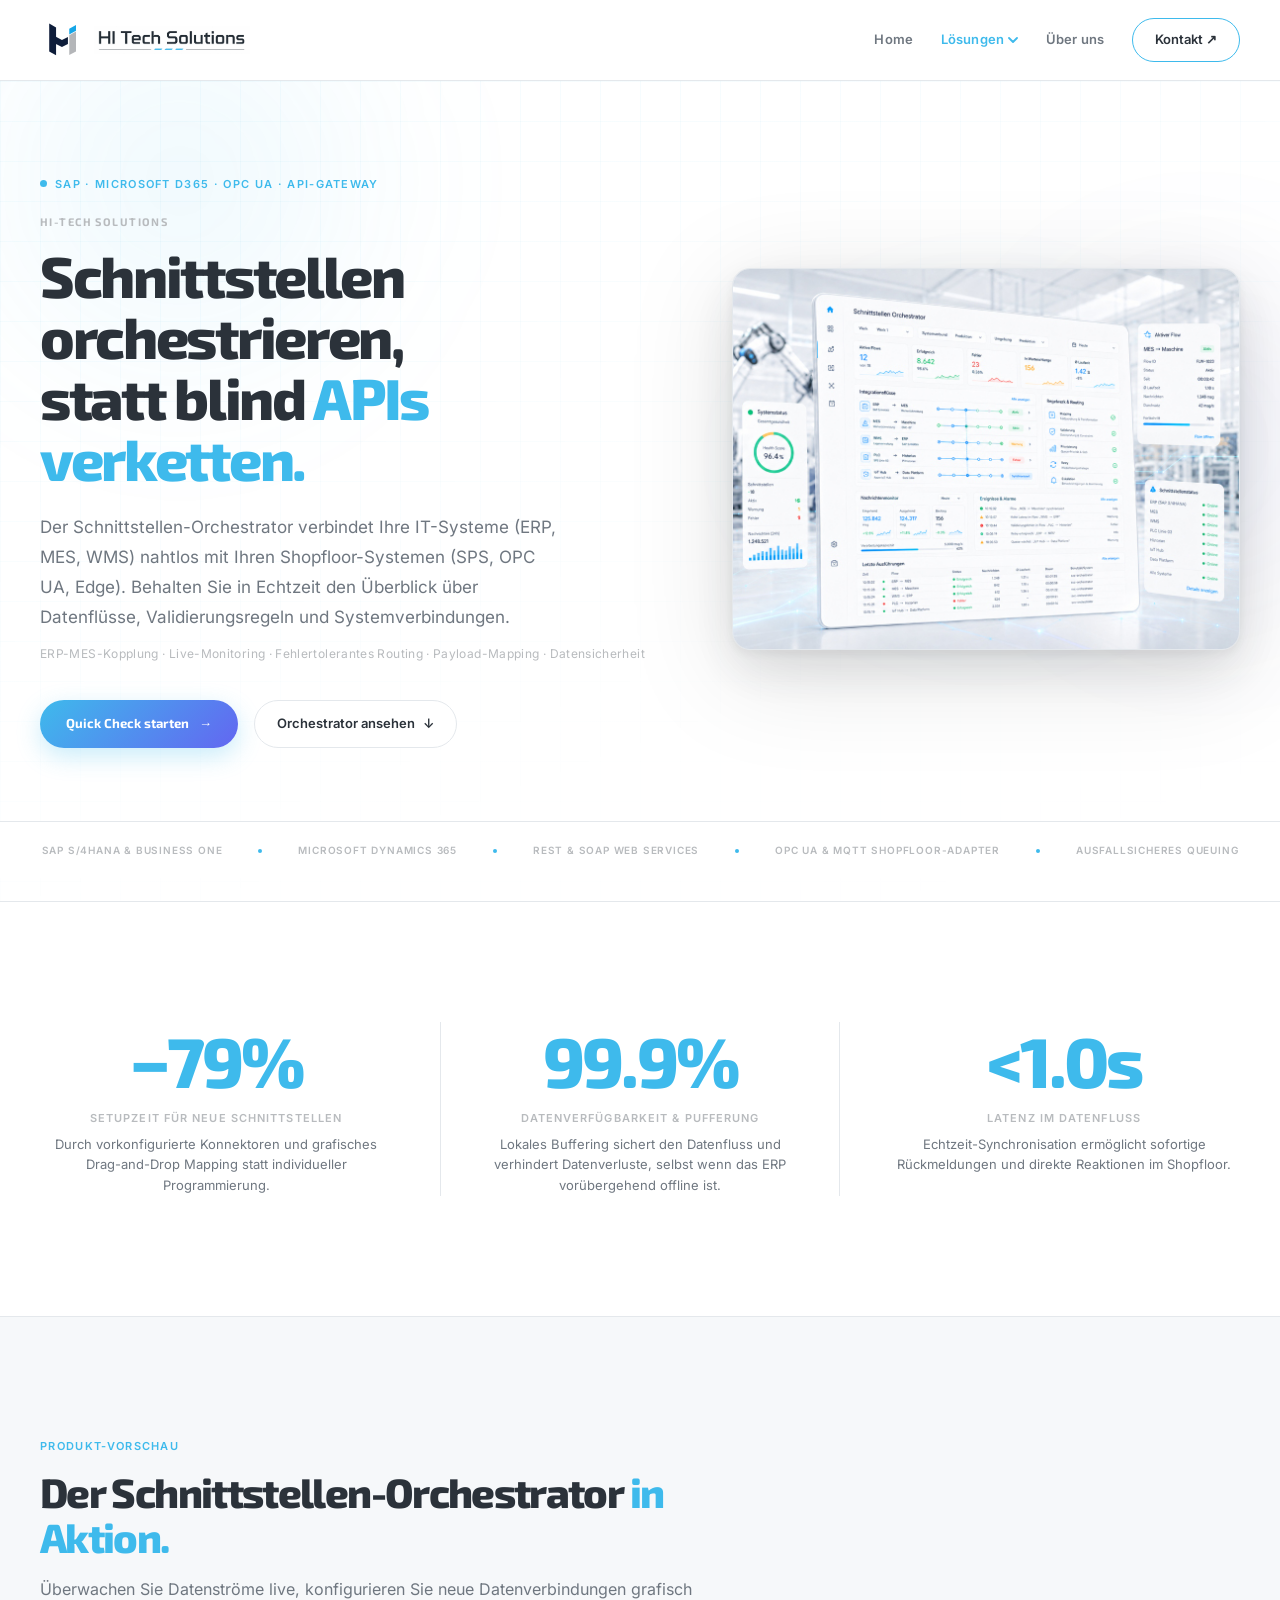
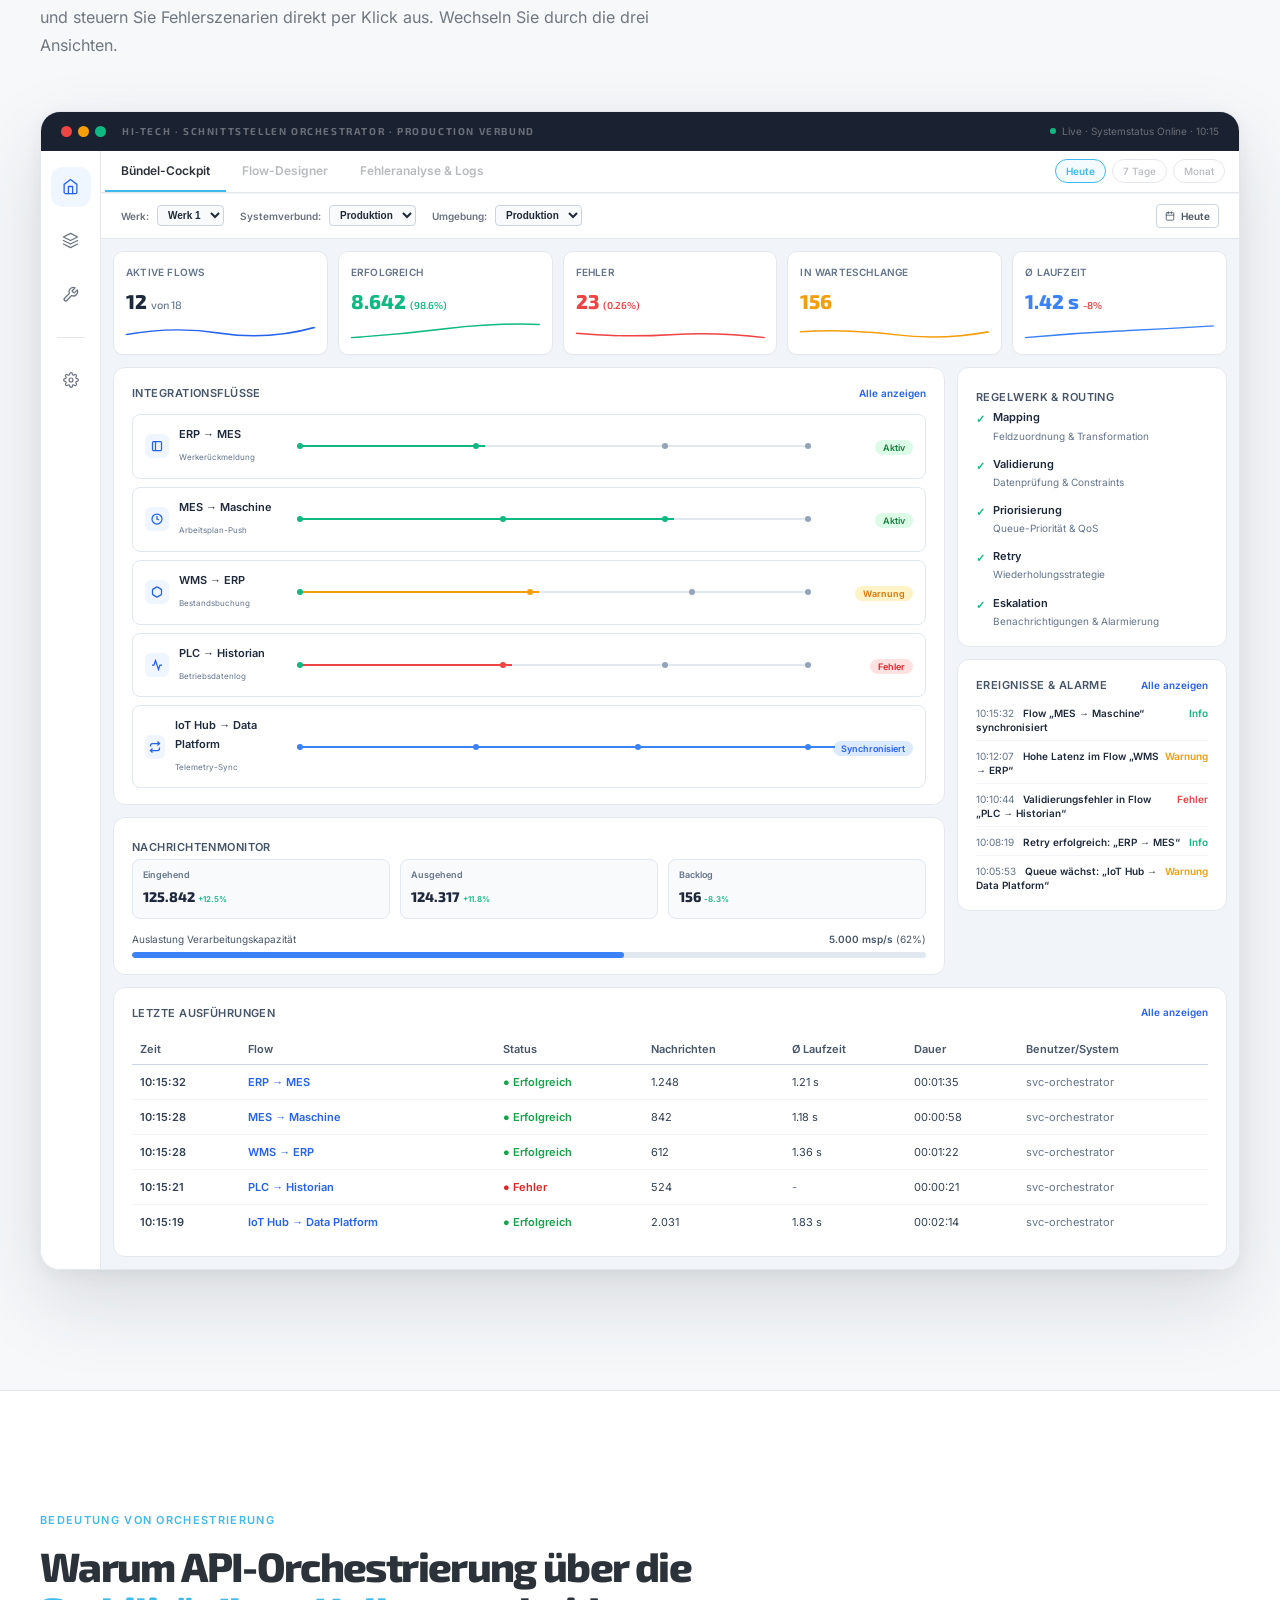
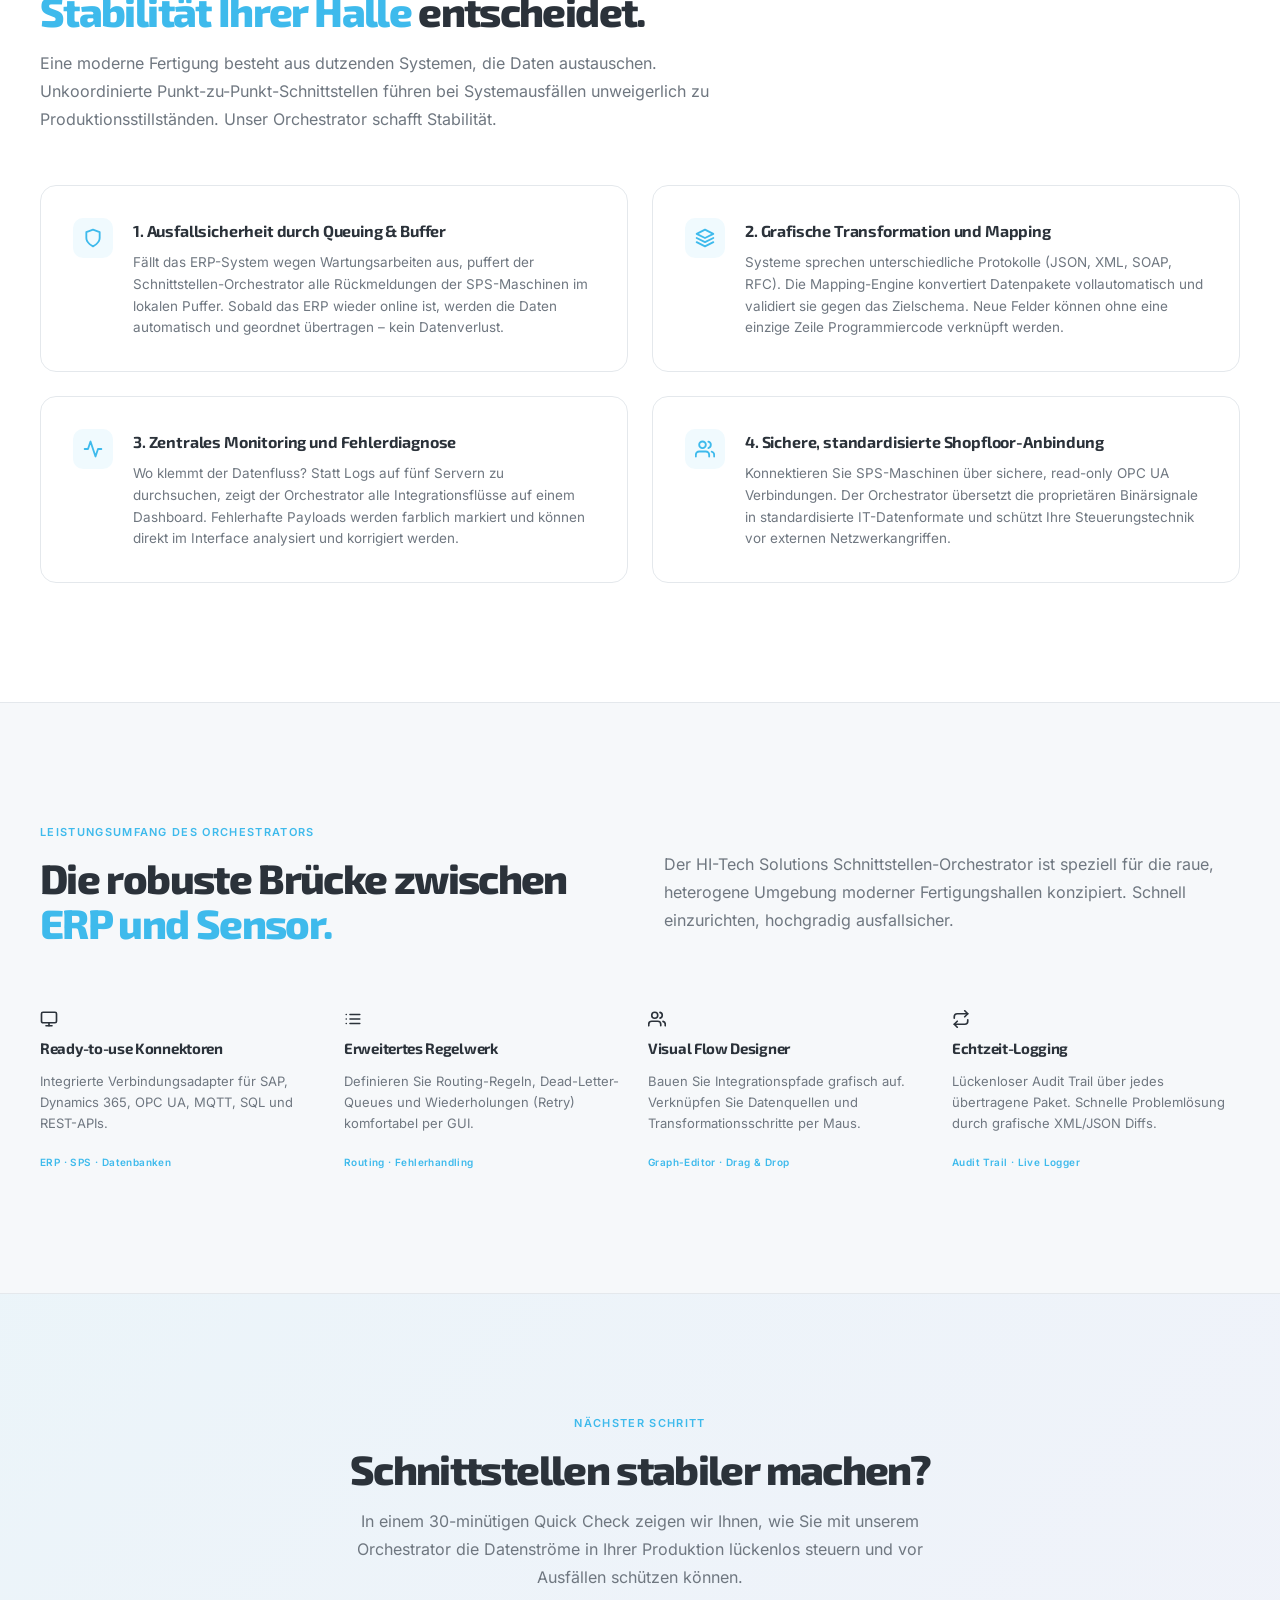
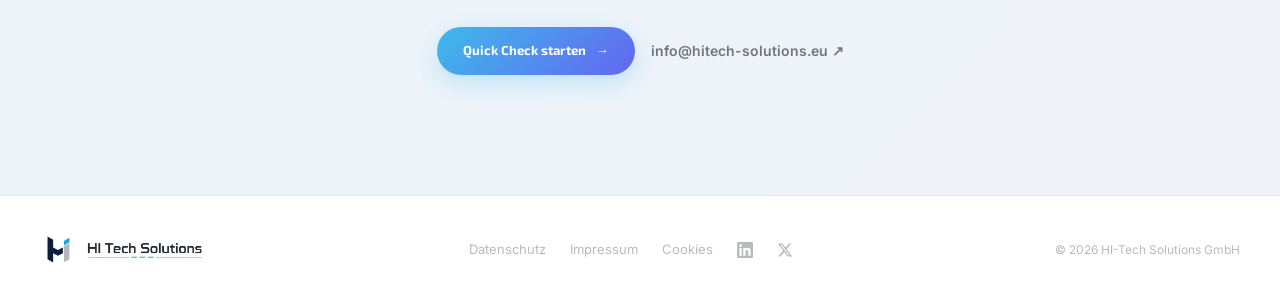
<file: orchestrator.html>
<!DOCTYPE html>
<html lang="de">
<head>
  <meta charset="utf-8">
  <meta name="viewport" content="width=device-width, initial-scale=1">
  <title>Schnittstellen-Orchestrator in Echtzeit - HI-Tech Solutions</title>
  <link rel="icon" type="image/png" sizes="32x32" href="assets/logo.png">
  <link rel="apple-touch-icon" href="assets/apple-touch-icon.png">
  <link rel="stylesheet" href="assets/fonts/fonts.css">
  <link rel="stylesheet" href="css/auth.css">
  <link rel="stylesheet" href="css/style.css">
  <script src="js/auth.js?v=20260629"></script>
  <script src="js/footer.js?v=20260625" defer></script>
  <script src="js/navbar.js?v=20260625" defer></script>
  <style>
    :root {
      --space-xs: 8px;
      --space-sm: 12px;
      --space-md: 16px;
      --space-lg: 24px;
      --space-xl: 36px;
      --space-xxl: 48px;
    }

    /* ── Spacing and Layout Grids ── */
    .stats-grid {
      display: grid;
      grid-template-columns: repeat(3, 1fr);
      gap: 0;
    }
    .stats-col {
      text-align: center;
      padding: 0 var(--space-xxl);
    }
    .stats-col:first-child {
      padding-left: 0;
      padding-right: var(--space-xxl);
    }
    .stats-col:last-child {
      padding-right: 0;
      padding-left: var(--space-xxl);
    }
    .stats-col.stats-mid {
      border-left: 1px solid var(--color-border);
      border-right: 1px solid var(--color-border);
    }

    .app-window-body {
      display: flex;
      background: #f8fafc;
      overflow-x: auto;
    }
    .app-window-inner {
      display: flex;
      flex: 1;
      min-width: 900px;
    }

    .app-kpi-grid {
      display: grid;
      grid-template-columns: repeat(5, 1fr);
      gap: 10px;
      margin-bottom: 12px;
    }

    .orch-dashboard-grid {
      display: grid;
      grid-template-columns: 1fr 270px;
      gap: 12px;
      margin-bottom: 12px;
    }

    .orch-row-grid {
      display: grid;
      grid-template-columns: 1fr 1fr;
      gap: 12px;
    }

    .feat-header-grid {
      display: grid;
      grid-template-columns: 1fr 1fr;
      gap: var(--space-xxl);
      align-items: center;
      margin-bottom: var(--space-xxl);
    }
    .feat-grid {
      display: grid;
      grid-template-columns: repeat(4, 1fr);
      gap: var(--space-md);
    }
    
    .importance-grid {
      display: grid;
      grid-template-columns: repeat(2, 1fr);
      gap: var(--space-lg);
    }



    @media (max-width: 1100px) {
      .app-kpi-grid {
        grid-template-columns: repeat(3, 1fr);
      }
      .orch-dashboard-grid {
        grid-template-columns: 1fr;
      }
    }

    @media (max-width: 900px) {
      .orch-row-grid {
        grid-template-columns: 1fr;
      }
      .feat-grid {
        grid-template-columns: repeat(2, 1fr);
      }
    }

    @media (max-width: 768px) {
      .stats-grid {
        grid-template-columns: 1fr;
        gap: var(--space-xl);
      }
      .stats-col, .stats-col:first-child, .stats-col:last-child {
        padding: 0;
      }
      .stats-col.stats-mid {
        border-left: none;
        border-right: none;
        border-top: 1px solid var(--color-border);
        border-bottom: 1px solid var(--color-border);
        padding: var(--space-lg) 0;
      }
      .feat-header-grid {
        grid-template-columns: 1fr;
        gap: var(--space-md);
        margin-bottom: var(--space-xl);
      }
      .importance-grid {
        grid-template-columns: 1fr;
        gap: var(--space-md);
      }
      .app-sidebar {
        display: none;
      }
    }

    @media (max-width: 568px) {
      .app-kpi-grid {
        grid-template-columns: repeat(2, 1fr);
      }
      .feat-grid {
        grid-template-columns: 1fr;
      }
    }

    /* ── Tab bar ── */
    .bde-tab {
      padding: 12px 16px; font-size: 12px; font-weight: 600;
      border: none; border-bottom: 2px solid transparent;
      background: transparent; cursor: pointer;
      color: var(--color-text-light); transition: all .2s ease;
      white-space: nowrap; font-family: var(--font-sans);
    }
    .bde-tab:hover { color: var(--color-text); }
    .bde-tab:active { transform: scale(0.96); }
    .bde-tab.tab-active { border-bottom: 2px solid var(--color-primary); color: var(--color-text); }

    /* ── Sidebar icon buttons ── */
    .sb-btn {
      width: 40px; height: 40px; border-radius: 12px; border: none;
      display: flex; align-items: center; justify-content: center;
      cursor: pointer; color: #6b7280; background: transparent;
      transition: all .2s ease;
    }
    .sb-btn:hover { background: #f3f4f6; color: #3ebaec; }
    .sb-btn:active { transform: scale(0.96); }
    .sb-btn.sb-active { background: #eff6ff; color: #2563eb; }

    /* ── KPI ring card ── */
    .kpi-ring-card {
      background: var(--color-card-bg); border: 1px solid var(--color-border);
      border-radius: 14px; padding: 18px 16px;
      display: flex; align-items: center; gap: 14px;
      transition: all .25s ease;
    }
    .kpi-ring-card:hover {
      box-shadow: 0 6px 20px rgba(43, 50, 58, 0.08);
      transform: translateY(-2px);
    }
    .kpi-ring-card.kpi-primary { border-top: 2px solid var(--color-primary); }

    /* ── Data panel ── */
    .dp { background: #fff; border: 1px solid #e5e7eb; border-radius: 12px; padding: 16px 18px; }
    .dp-title { font-size: 11px; font-weight: 700; color: #475569; text-transform: uppercase; letter-spacing: 0.04em; margin-bottom: 12px; }

    /* ── Bar track ── */
    .bt { height: 6px; background: var(--color-border); border-radius: 999px; overflow: hidden; }
    .bf { height: 6px; border-radius: 999px; }

    /* ── Interactive Terminal Button Styles ── */
    .term-btn {
      transition: all 0.15s ease;
    }
    .term-btn:hover {
      filter: brightness(1.04);
      transform: translateY(-1px);
    }
    .term-btn:active {
      transform: translateY(1px);
      box-shadow: none !important;
    }

    /* ── Enhanced scroll reveal ── */
    .reveal {
      opacity: 0;
      transform: translateY(52px);
      filter: blur(7px);
      transition:
        opacity .9s cubic-bezier(.22,1,.36,1),
        transform .9s cubic-bezier(.22,1,.36,1),
        filter .75s cubic-bezier(.22,1,.36,1);
    }
    .reveal.in { opacity: 1; transform: none; filter: blur(0); }

    .reveal-app {
      opacity: 0;
      transform: perspective(1100px) rotateX(6deg) translateY(72px) scale(.982);
      transform-origin: center bottom;
      transition:
        opacity 1.1s cubic-bezier(.22,1,.36,1),
        transform 1.3s cubic-bezier(.22,1,.36,1);
    }
    .reveal-app.in { opacity: 1; transform: none; }

    .stagger > * {
      opacity: 0;
      transform: translateY(40px) scale(.96);
      filter: blur(6px);
      transition:
        opacity .75s cubic-bezier(.22,1,.36,1),
        transform .75s cubic-bezier(.22,1,.36,1),
        filter .6s cubic-bezier(.22,1,.36,1);
    }
    .stagger.in > * { opacity: 1; transform: none; filter: blur(0); }
    .stagger.in > *:nth-child(1) { transition-delay:   0ms; }
    .stagger.in > *:nth-child(2) { transition-delay: 110ms; }
    .stagger.in > *:nth-child(3) { transition-delay: 220ms; }
    .stagger.in > *:nth-child(4) { transition-delay: 330ms; }
    .stagger.in > *:nth-child(n+5) { transition-delay: 440ms; }

    .tab-pane {
      display: none;
    }
    .tab-pane.active {
      display: block !important;
    }

    @keyframes tabSlideIn {
      from { opacity: 0; transform: translateY(10px); }
      to   { opacity: 1; transform: none; }
    }
    .tab-slide-in { animation: tabSlideIn 0.38s cubic-bezier(.22,1,.36,1) forwards; }

    /* Flow designer nodes styling */
    .flow-node {
      background: #fff;
      border: 1.5px solid #cbd5e1;
      border-radius: 8px;
      padding: 10px 14px;
      cursor: pointer;
      transition: all 0.2s ease;
      font-size: 11px;
      font-weight: 600;
      color: var(--color-text);
      display: flex;
      align-items: center;
      gap: 10px;
      box-shadow: 0 2px 5px rgba(0,0,0,0.02);
      z-index: 5;
    }
    .flow-node:hover {
      border-color: var(--color-primary);
      transform: translateY(-2px);
      box-shadow: 0 4px 10px rgba(62,186,236,0.12);
    }
    .flow-node.active {
      border-color: var(--color-primary);
      background: #eff6ff;
      box-shadow: inset 0 0 0 1px rgba(62,186,236,0.25);
    }

    /* Node connections visualizer line pulses */
    @keyframes linePulse {
      0% { stroke-dashoffset: 24; }
      100% { stroke-dashoffset: 0; }
    }
    .flow-line-pulse {
      stroke: var(--color-primary);
      stroke-dasharray: 6 6;
      animation: linePulse 1.2s linear infinite;
    }
    .flow-line-pulse.warning {
      stroke: #f59e0b;
    }
    .flow-line-pulse.error {
      stroke: #ef4444;
      animation-duration: 0.6s;
    }
  </style>
</head>
<body>

<!-- Scroll progress -->
<div style="position:fixed;top:0;left:0;right:0;height:3px;z-index:200;pointer-events:none;">
  <span id="progress-bar" style="display:block;width:100%;height:100%;background:linear-gradient(90deg,var(--color-primary),var(--color-indigo));transform:scaleX(0);transform-origin:left;transition:transform .1s linear;"></span>
</div>

<!-- ══ HEADER ══ -->
<hitech-navbar></hitech-navbar>

<!-- ══ HERO ══ -->
<section id="top" class="hero-section">
  <div class="hero-grid-pattern"></div>
  <div class="hero-glow-1"></div>
  <div class="hero-glow-2"></div>
  <div class="wrap hero-layout">
    <div>
      <p class="hi d1 hero-badge-container">
        <span class="hero-badge-pulse"></span>
        SAP · Microsoft D365 · OPC UA · API-Gateway
      </p>
      <p class="hi d2 hero-brand">HI-Tech Solutions</p>
      <h1 class="hi d3 hero-title">Schnittstellen orchestrieren,<br>statt blind <em>APIs verketten.</em></h1>
      <p class="hi d4 hero-lead">Der Schnittstellen-Orchestrator verbindet Ihre IT-Systeme (ERP, MES, WMS) nahtlos mit Ihren Shopfloor-Systemen (SPS, OPC UA, Edge). Behalten Sie in Echtzeit den Überblick über Datenflüsse, Validierungsregeln und Systemverbindungen.</p>
      <p class="hi d5 hero-subtags">ERP-MES-Kopplung · Live-Monitoring · Fehlertolerantes Routing · Payload-Mapping · Datensicherheit</p>
      <div class="hi d6 hero-actions">
        <a href="index.html#quick-check" class="btn-gradient">Quick Check starten <span>→</span></a>
        <a href="#orchestrator-showcase" class="btn-secondary">Orchestrator ansehen <span>↓</span></a>
      </div>
    </div>
    <div class="hi d4 hero-visual">
      <div class="hero-visual-glow"></div>
      <img src="assets/orchestrator.jpg" alt="Schnittstellen Orchestrator" width="1024" height="768" loading="eager" style="filter: drop-shadow(0 20px 50px rgba(0,0,0,0.12)); border-radius:18px;">
    </div>
  </div>
  <div class="trust-strip-container">
    <div class="wrap trust-strip-layout">
      <span class="trust-item">SAP S/4HANA & Business One</span>
      <span class="trust-dot"></span>
      <span class="trust-item">Microsoft Dynamics 365</span>
      <span class="trust-dot"></span>
      <span class="trust-item">REST & SOAP Web Services</span>
      <span class="trust-dot"></span>
      <span class="trust-item">OPC UA & MQTT Shopfloor-Adapter</span>
      <span class="trust-dot"></span>
      <span class="trust-item">Ausfallsicheres Queuing</span>
    </div>
  </div>
</section>

<!-- ══ STATS ══ -->
<section class="sec" style="background:var(--color-card-bg);">
  <div class="wrap">
    <div class="reveal">
      <div class="stats-grid">
        <div class="stats-col">
          <p data-count="80" data-prefix="−" data-suffix="%" style="font-family:var(--font-display);font-size:clamp(44px,5.5vw,72px);font-weight:800;letter-spacing:-0.04em;color:var(--color-primary);line-height:1.1;">−80%</p>
          <p style="font-size:11px;font-weight:700;letter-spacing:.1em;text-transform:uppercase;color:var(--color-text-light);margin-top:10px;">Setupzeit für neue Schnittstellen</p>
          <p style="font-size:13px;color:var(--color-text-muted);line-height:1.6;margin-top:6px;">Durch vorkonfigurierte Konnektoren und grafisches Drag-and-Drop Mapping statt individueller Programmierung.</p>
        </div>
        <div class="stats-col stats-mid">
          <p style="font-family:var(--font-display);font-size:clamp(44px,5.5vw,72px);font-weight:800;letter-spacing:-0.04em;color:var(--color-primary);line-height:1.1;">99.9%</p>
          <p style="font-size:11px;font-weight:700;letter-spacing:.1em;text-transform:uppercase;color:var(--color-text-light);margin-top:10px;">Datenverfügbarkeit & Pufferung</p>
          <p style="font-size:13px;color:var(--color-text-muted);line-height:1.6;margin-top:6px;">Lokales Buffering sichert den Datenfluss und verhindert Datenverluste, selbst wenn das ERP vorübergehend offline ist.</p>
        </div>
        <div class="stats-col">
          <p style="font-family:var(--font-display);font-size:clamp(44px,5.5vw,72px);font-weight:800;letter-spacing:-0.04em;color:var(--color-primary);line-height:1.1;">&lt;1.0s</p>
          <p style="font-size:11px;font-weight:700;letter-spacing:.1em;text-transform:uppercase;color:var(--color-text-light);margin-top:10px;">Latenz im Datenfluss</p>
          <p style="font-size:13px;color:var(--color-text-muted);line-height:1.6;margin-top:6px;">Echtzeit-Synchronisation ermöglicht sofortige Rückmeldungen und direkte Reaktionen im Shopfloor.</p>
        </div>
      </div>
    </div>
  </div>
</section>

<!-- ══ ORCHESTRATOR DASHBOARD SHOWCASE ══ -->
<section id="orchestrator-showcase" class="sec" style="background:#f6f8fa;">
  <div class="wrap">
    <div class="reveal" style="max-width:680px;margin-bottom:52px;">
      <p class="section-eyebrow">Produkt-Vorschau</p>
      <h2 class="section-title">Der Schnittstellen-Orchestrator <em>in Aktion.</em></h2>
      <p class="section-desc">Überwachen Sie Datenströme live, konfigurieren Sie neue Datenverbindungen grafisch und steuern Sie Fehlerszenarien direkt per Klick aus. Wechseln Sie durch die drei Ansichten.</p>
    </div>

      <!-- ══ APP WINDOW (TABLET MOCKUP) ══ -->
      <div class="reveal-app" style="border-radius:20px;overflow:hidden;box-shadow:0 32px 80px rgba(43,50,58,.14),0 4px 16px rgba(43,50,58,.06);border:1px solid var(--color-border);">

        <!-- Chrome bar -->
        <div style="background:#1a2130;padding:11px 20px;display:flex;align-items:center;gap:16px;">
          <div style="display:flex;gap:6px;">
            <span style="width:11px;height:11px;border-radius:50%;background:#ef4444;display:block;"></span>
            <span style="width:11px;height:11px;border-radius:50%;background:#f59e0b;display:block;"></span>
            <span style="width:11px;height:11px;border-radius:50%;background:var(--color-emerald);display:block;"></span>
          </div>
          <span class="app-chrome-title" style="font-family:var(--font-display);font-size:10px;font-weight:700;letter-spacing:.16em;text-transform:uppercase;color:rgba(255,255,255,.35);">HI-TECH · SCHNITTSTELLEN ORCHESTRATOR · PRODUCTION VERBUND</span>
          <div class="app-chrome-live" style="margin-left:auto;display:flex;align-items:center;gap:6px;">
            <span style="width:6px;height:6px;background:var(--color-emerald);border-radius:50%;display:block;"></span>
            <span style="font-size:10px;color:rgba(255,255,255,.35);">Live · Systemstatus Online · 10:15</span>
          </div>
        </div>

        <!-- Body: sidebar + content -->
        <div class="app-window-body">
          <div class="app-window-inner">

            <!-- Sidebar (left icon bar) -->
            <div class="app-sidebar" style="width:60px;background:#fff;border-right:1px solid #e5e7eb;padding:16px 0;display:flex;flex-direction:column;align-items:center;gap:14px;flex-shrink:0;">
              <!-- Cockpit -->
              <button class="sb-btn sb-active" data-tab-target="u" title="Orchestrator Cockpit">
                <svg width="17" height="17" viewBox="0 0 24 24" fill="none" stroke="currentColor" stroke-width="1.8" stroke-linecap="round" stroke-linejoin="round"><path d="m3 9 9-7 9 7v11a2 2 0 0 1-2 2H5a2 2 0 0 1-2-2z"/><polyline points="9 22 9 12 15 12 15 22"/></svg>
              </button>
              <!-- Flow Designer -->
              <button class="sb-btn" data-tab-target="l" title="Visual Flow Designer">
                <svg width="17" height="17" viewBox="0 0 24 24" fill="none" stroke="currentColor" stroke-width="1.8" stroke-linecap="round" stroke-linejoin="round"><path d="M12 2L2 7l10 5 10-5-10-5zM2 17l10 5 10-5M2 12l10 5 10-5"/></svg>
              </button>
              <!-- Diagnostics Logs -->
              <button class="sb-btn" data-tab-target="sch" title="Fehleranalyse & Logs">
                <svg width="17" height="17" viewBox="0 0 24 24" fill="none" stroke="currentColor" stroke-width="1.8" stroke-linecap="round" stroke-linejoin="round"><path d="M14.7 6.3a1 1 0 0 0 0 1.4l1.6 1.6a1 1 0 0 0 1.4 0l3.77-3.77a6 6 0 0 1-7.94 7.94l-6.91 6.91a2.12 2.12 0 0 1-3-3l6.91-6.91a6 6 0 0 1 7.94-7.94l-3.76 3.76z"/></svg>
              </button>
              <!-- Divider -->
              <div style="width:28px;height:1px;background:#e5e7eb;margin:8px 0;flex-shrink:0;"></div>
              <!-- Settings -->
              <button class="sb-btn" title="Einstellungen">
                <svg width="16" height="16" viewBox="0 0 24 24" fill="none" stroke="currentColor" stroke-width="1.8" stroke-linecap="round" stroke-linejoin="round"><circle cx="12" cy="12" r="3"/><path d="M19.4 15a1.65 1.65 0 0 0 .33 1.82l.06.06a2 2 0 0 1-2.83 2.83l-.06-.06a1.65 1.65 0 0 0-1.82-.33 1.65 1.65 0 0 0-1 1.51V21a2 2 0 0 1-4 0v-.09A1.65 1.65 0 0 0 9 19.4a1.65 1.65 0 0 0-1.82.33l-.06.06a2 2 0 0 1-2.83-2.83l.06-.06A1.65 1.65 0 0 0 4.68 15a1.65 1.65 0 0 0-1.51-1H3a2 2 0 0 1 0-4h.09A1.65 1.65 0 0 0 4.6 9a1.65 1.65 0 0 0-.33-1.82l-.06-.06a2 2 0 0 1 2.83-2.83l.06.06A1.65 1.65 0 0 0 9 4.68a1.65 1.65 0 0 0 1-1.51V3a2 2 0 0 1 4 0v.09a1.65 1.65 0 0 0 1 1.51 1.65 1.65 0 0 0 1.82-.33l.06-.06a2 2 0 0 1 2.83 2.83l-.06.06A1.65 1.65 0 0 0 19.4 9a1.65 1.65 0 0 0 1.51 1H21a2 2 0 0 1 0 4h-.09a1.65 1.65 0 0 0-1.51 1z"/></svg>
              </button>
            </div>

            <!-- Main content -->
            <div style="flex:1;min-width:0;display:flex;flex-direction:column;background:#f8fafc;">

              <!-- Tab bar -->
              <div class="app-tabbar" style="display:flex;align-items:stretch;border-bottom:1px solid #e5e7eb;background:#fff;padding-left:4px;">
                <button class="bde-tab tab-active" data-tab-target="u">Bündel-Cockpit</button>
                <button class="bde-tab" data-tab-target="l">Flow-Designer</button>
                <button class="bde-tab" data-tab-target="sch">Fehleranalyse & Logs</button>
                <div class="app-date-filters" style="margin-left:auto;display:flex;align-items:center;gap:6px;padding-right:14px;">
                  <span style="font-size:10px;padding:3px 10px;border-radius:999px;border:1px solid var(--color-primary);color:var(--color-primary);font-weight:600;background:rgba(var(--color-primary-rgb),0.06);">Heute</span>
                  <span style="font-size:10px;padding:3px 10px;border-radius:999px;border:1px solid var(--color-border);color:var(--color-text-light);font-weight:500;">7 Tage</span>
                  <span style="font-size:10px;padding:3px 10px;border-radius:999px;border:1px solid var(--color-border);color:var(--color-text-light);font-weight:500;">Monat</span>
                </div>
              </div>

              <!-- Header dropdown filters from mockup image -->
              <div style="background:#fff; border-bottom:1px solid #e5e7eb; padding:10px 20px; display:flex; gap:16px; align-items:center; flex-wrap:wrap; font-family:var(--font-sans); border-top:1px solid #f1f5f9;">
                <div style="display:flex; align-items:center; gap:8px;">
                  <span style="font-size:10px; font-weight:600; color:#6b7280;">Werk:</span>
                  <select style="border:1px solid #cbd5e1; border-radius:4px; padding:3px 6px; font-size:10px; color:#1f2937; font-weight:600; background:#f8fafc; outline:none;"><option>Werk 1</option></select>
                </div>
                <div style="display:flex; align-items:center; gap:8px;">
                  <span style="font-size:10px; font-weight:600; color:#6b7280;">Systemverbund:</span>
                  <select style="border:1px solid #cbd5e1; border-radius:4px; padding:3px 6px; font-size:10px; color:#1f2937; font-weight:600; background:#f8fafc; outline:none;"><option>Produktion</option></select>
                </div>
                <div style="display:flex; align-items:center; gap:8px;">
                  <span style="font-size:10px; font-weight:600; color:#6b7280;">Umgebung:</span>
                  <select style="border:1px solid #cbd5e1; border-radius:4px; padding:3px 6px; font-size:10px; color:#1f2937; font-weight:600; background:#f8fafc; outline:none;"><option>Produktion</option></select>
                </div>
                <div style="margin-left:auto; display:flex; align-items:center; gap:8px;">
                  <span style="font-size:10px; padding:3px 8px; border-radius:4px; border:1px solid #cbd5e1; color:#4b5563; font-weight:600; background:#fff; display:flex; align-items:center; gap:6px;">
                    <svg width="10" height="10" viewBox="0 0 24 24" fill="none" stroke="currentColor" stroke-width="2" stroke-linecap="round" stroke-linejoin="round"><rect x="3" y="4" width="18" height="18" rx="2" ry="2"/><line x1="16" y1="2" x2="16" y2="6"/><line x1="8" y1="2" x2="8" y2="6"/><line x1="3" y1="10" x2="21" y2="10"/></svg>
                    Heute
                  </span>
                </div>
              </div>

              <!-- Tab content -->
              <div style="padding:12px; background:#f1f5f9; min-height:450px;">

                <!-- ── TAB 1: BÜNDEL-COCKPIT (ÜBERSICHT) ── -->
                <div class="tab-pane active" id="content-u">
                  
                  <!-- Top KPI Cards Row -->
                  <div class="app-kpi-grid">
                    <!-- Aktive Flows -->
                    <div style="background:#fff; border:1px solid #e5e7eb; border-radius:10px; padding:12px; display:flex; flex-direction:column; justify-content:space-between; box-shadow: 0 1px 3px rgba(0,0,0,0.02);">
                      <div>
                        <span style="font-size:10px; color:#64748b; font-weight:600; display:block; text-transform:uppercase; letter-spacing:0.02em;">Aktive Flows</span>
                        <strong style="font-family:var(--font-display); font-size:20px; font-weight:800; color:#1e293b; display:block; margin:4px 0 2px;">12 <span style="font-size:11px; font-weight:500; color:#64748b;">von 18</span></strong>
                      </div>
                      <svg width="100%" height="22" viewBox="0 0 100 30" preserveAspectRatio="none" style="overflow: visible;"><path d="M0,20 Q25,8 50,18 T100,10" fill="none" stroke="#2563eb" stroke-width="2"/></svg>
                    </div>
                    <!-- Erfolgreich -->
                    <div style="background:#fff; border:1px solid #e5e7eb; border-radius:10px; padding:12px; display:flex; flex-direction:column; justify-content:space-between; box-shadow: 0 1px 3px rgba(0,0,0,0.02);">
                      <div>
                        <span style="font-size:10px; color:#64748b; font-weight:600; display:block; text-transform:uppercase; letter-spacing:0.02em;">Erfolgreich</span>
                        <strong id="kpi-ok-val" style="font-family:var(--font-display); font-size:20px; font-weight:800; color:#10b981; display:block; margin:4px 0 2px;">8.642 <span id="kpi-ok-pct" style="font-size:10px; font-weight:600; color:#10b981;">(98.6%)</span></strong>
                      </div>
                      <svg width="100%" height="22" viewBox="0 0 100 30" preserveAspectRatio="none" style="overflow: visible;"><path d="M0,24 Q25,20 50,12 T100,6" fill="none" stroke="#10b981" stroke-width="2"/></svg>
                    </div>
                    <!-- Fehler -->
                    <div style="background:#fff; border:1px solid #e5e7eb; border-radius:10px; padding:12px; display:flex; flex-direction:column; justify-content:space-between; box-shadow: 0 1px 3px rgba(0,0,0,0.02);">
                      <div>
                        <span style="font-size:10px; color:#64748b; font-weight:600; display:block; text-transform:uppercase; letter-spacing:0.02em;">Fehler</span>
                        <strong id="kpi-err-val" style="font-family:var(--font-display); font-size:20px; font-weight:800; color:#ef4444; display:block; margin:4px 0 2px;">23 <span id="kpi-err-pct" style="font-size:10px; font-weight:600; color:#ef4444;">(0.26%)</span></strong>
                      </div>
                      <svg width="100%" height="22" viewBox="0 0 100 30" preserveAspectRatio="none" style="overflow: visible;"><path d="M0,18 Q25,24 50,20 T100,24" fill="none" stroke="#ef4444" stroke-width="2"/></svg>
                    </div>
                    <!-- In Warteschlange -->
                    <div style="background:#fff; border:1px solid #e5e7eb; border-radius:10px; padding:12px; display:flex; flex-direction:column; justify-content:space-between; box-shadow: 0 1px 3px rgba(0,0,0,0.02);">
                      <div>
                        <span style="font-size:10px; color:#64748b; font-weight:600; display:block; text-transform:uppercase; letter-spacing:0.02em;">In Warteschlange</span>
                        <strong style="font-family:var(--font-display); font-size:20px; font-weight:800; color:#f59e0b; display:block; margin:4px 0 2px;">156</strong>
                      </div>
                      <svg width="100%" height="22" viewBox="0 0 100 30" preserveAspectRatio="none" style="overflow: visible;"><path d="M0,16 Q25,12 50,20 T100,16" fill="none" stroke="#f59e0b" stroke-width="2"/></svg>
                    </div>
                    <!-- Ø Laufzeit -->
                    <div style="background:#fff; border:1px solid #e5e7eb; border-radius:10px; padding:12px; display:flex; flex-direction:column; justify-content:space-between; box-shadow: 0 1px 3px rgba(0,0,0,0.02);">
                      <div>
                        <span style="font-size:10px; color:#64748b; font-weight:600; display:block; text-transform:uppercase; letter-spacing:0.02em;">&Oslash; Laufzeit</span>
                        <strong style="font-family:var(--font-display); font-size:20px; font-weight:800; color:#3b82f6; display:block; margin:4px 0 2px;">1.42 s <span style="font-size:10px; font-weight:600; color:#ef4444;">-8%</span></strong>
                      </div>
                      <svg width="100%" height="22" viewBox="0 0 100 30" preserveAspectRatio="none" style="overflow: visible;"><path d="M0,24 Q25,18 50,15 T100,8" fill="none" stroke="#3b82f6" stroke-width="2"/></svg>
                    </div>
                  </div>

                  <!-- Two Columns Dashboard Layout -->
                  <div class="orch-dashboard-grid">
                    
                    <!-- Left Column: Flows & Message Rates -->
                    <div style="display:flex; flex-direction:column; gap:12px;">
                      
                      <!-- Integrationsflüsse -->
                      <div class="dp" style="font-family:var(--font-sans);">
                        <div style="display:flex; justify-content:space-between; align-items:center; margin-bottom:12px;">
                          <h4 class="dp-title" style="margin:0;">Integrationsflüsse</h4>
                          <a href="#" style="font-size:10px; color:#2563eb; text-decoration:none; font-weight:600;">Alle anzeigen</a>
                        </div>
                        <div style="display:flex; flex-direction:column; gap:8px;">
                          
                          <!-- Flow 1: ERP -> MES -->
                          <div class="term-btn" onclick="selectFlow('ERP &rarr; MES', 'FLW-1002', '08:12', '1.21 s', '1.248 msg', '22 msg/s', 100, 'Aktiv')" style="display:grid; grid-template-columns:140px 1fr 90px; align-items:center; padding:10px 12px; border:1px solid #e2e8f0; border-radius:8px; background:#fff; cursor:pointer;">
                            <div style="display:flex; align-items:center; gap:10px;">
                              <div style="width:24px; height:24px; background:#eff6ff; border-radius:6px; display:flex; align-items:center; justify-content:center; color:#2563eb;">
                                <svg width="12" height="12" viewBox="0 0 24 24" fill="none" stroke="currentColor" stroke-width="2.5"><rect x="3" y="3" width="18" height="18" rx="2" ry="2"/><line x1="9" y1="3" x2="9" y2="21"/></svg>
                              </div>
                              <div>
                                <span style="font-size:11px; font-weight:700; color:#1e293b; display:block;">ERP &rarr; MES</span>
                                <span style="font-size:8px; color:#64748b;">Werkerückmeldung</span>
                              </div>
                            </div>
                            <!-- visual dot timeline connection -->
                            <div style="display:flex; align-items:center; justify-content:center; position:relative; height:20px; padding:0 10px;">
                              <div style="position:absolute; left:12px; right:12px; height:2px; background:#e2e8f0; z-index:1;"></div>
                              <div style="position:absolute; left:12px; width:35%; height:2px; background:#10b981; z-index:2;"></div>
                              <span style="position:absolute; left:12px; width:6px; height:6px; background:#10b981; border-radius:50%; z-index:3;"></span>
                              <span style="position:absolute; left:35%; width:6px; height:6px; background:#10b981; border-radius:50%; z-index:3;"></span>
                              <span style="position:absolute; left:70%; width:6px; height:6px; background:#94a3b8; border-radius:50%; z-index:3;"></span>
                              <span style="position:absolute; right:12px; width:6px; height:6px; background:#94a3b8; border-radius:50%; z-index:3;"></span>
                            </div>
                            <div style="text-align:right;">
                              <span style="font-size:9px; font-weight:700; background:#dcfce7; color:#15803d; padding:2px 8px; border-radius:999px;">Aktiv</span>
                            </div>
                          </div>

                          <!-- Flow 2: MES -> Maschine -->
                          <div class="term-btn" onclick="selectFlow('MES &rarr; Maschine', 'FLW-1023', '00:03', '1.18 s', '1.248 msg', '42 msg/s', 78, 'Aktiv')" style="display:grid; grid-template-columns:140px 1fr 90px; align-items:center; padding:10px 12px; border:1px solid #e2e8f0; border-radius:8px; background:#fff; cursor:pointer;">
                            <div style="display:flex; align-items:center; gap:10px;">
                              <div style="width:24px; height:24px; background:#eff6ff; border-radius:6px; display:flex; align-items:center; justify-content:center; color:#2563eb;">
                                <svg width="12" height="12" viewBox="0 0 24 24" fill="none" stroke="currentColor" stroke-width="2.5"><circle cx="12" cy="12" r="10"/><polyline points="12 6 12 12 16 14"/></svg>
                              </div>
                              <div>
                                <span style="font-size:11px; font-weight:700; color:#1e293b; display:block;">MES &rarr; Maschine</span>
                                <span style="font-size:8px; color:#64748b;">Arbeitsplan-Push</span>
                              </div>
                            </div>
                            <!-- visual dot timeline connection -->
                            <div style="display:flex; align-items:center; justify-content:center; position:relative; height:20px; padding:0 10px;">
                              <div style="position:absolute; left:12px; right:12px; height:2px; background:#e2e8f0; z-index:1;"></div>
                              <div style="position:absolute; left:12px; width:70%; height:2px; background:#10b981; z-index:2;"></div>
                              <span style="position:absolute; left:12px; width:6px; height:6px; background:#10b981; border-radius:50%; z-index:3;"></span>
                              <span style="position:absolute; left:40%; width:6px; height:6px; background:#10b981; border-radius:50%; z-index:3;"></span>
                              <span style="position:absolute; left:70%; width:6px; height:6px; background:#10b981; border-radius:50%; z-index:3;"></span>
                              <span style="position:absolute; right:12px; width:6px; height:6px; background:#94a3b8; border-radius:50%; z-index:3;"></span>
                            </div>
                            <div style="text-align:right;">
                              <span style="font-size:9px; font-weight:700; background:#dcfce7; color:#15803d; padding:2px 8px; border-radius:999px;">Aktiv</span>
                            </div>
                          </div>

                          <!-- Flow 3: WMS -> ERP -->
                          <div class="term-btn" onclick="selectFlow('WMS &rarr; ERP', 'FLW-1045', '10:12', '2.44 s', '950 msg', '10 msg/s', 45, 'Warnung')" style="display:grid; grid-template-columns:140px 1fr 90px; align-items:center; padding:10px 12px; border:1px solid #e2e8f0; border-radius:8px; background:#fff; cursor:pointer;">
                            <div style="display:flex; align-items:center; gap:10px;">
                              <div style="width:24px; height:24px; background:#eff6ff; border-radius:6px; display:flex; align-items:center; justify-content:center; color:#2563eb;">
                                <svg width="12" height="12" viewBox="0 0 24 24" fill="none" stroke="currentColor" stroke-width="2.5"><path d="M21 16V8a2 2 0 0 0-1-1.73l-7-4a2 2 0 0 0-2 0l-7 4A2 2 0 0 0 3 8v8a2 2 0 0 0 1 1.73l7 4a2 2 0 0 0 2 0l7-4A2 2 0 0 0 21 16z"/></svg>
                              </div>
                              <div>
                                <span style="font-size:11px; font-weight:700; color:#1e293b; display:block;">WMS &rarr; ERP</span>
                                <span style="font-size:8px; color:#64748b;">Bestandsbuchung</span>
                              </div>
                            </div>
                            <!-- visual dot timeline connection -->
                            <div style="display:flex; align-items:center; justify-content:center; position:relative; height:20px; padding:0 10px;">
                              <div style="position:absolute; left:12px; right:12px; height:2px; background:#e2e8f0; z-index:1;"></div>
                              <div style="position:absolute; left:12px; width:45%; height:2px; background:#f59e0b; z-index:2;"></div>
                              <span style="position:absolute; left:12px; width:6px; height:6px; background:#10b981; border-radius:50%; z-index:3;"></span>
                              <span style="position:absolute; left:45%; width:6px; height:6px; background:#f59e0b; border-radius:50%; z-index:3;"></span>
                              <span style="position:absolute; left:75%; width:6px; height:6px; background:#94a3b8; border-radius:50%; z-index:3;"></span>
                              <span style="position:absolute; right:12px; width:6px; height:6px; background:#94a3b8; border-radius:50%; z-index:3;"></span>
                            </div>
                            <div style="text-align:right;">
                              <span style="font-size:9px; font-weight:700; background:#fef3c7; color:#d97706; padding:2px 8px; border-radius:999px;">Warnung</span>
                            </div>
                          </div>

                          <!-- Flow 4: PLC -> Historian -->
                          <div class="term-btn flow-row-plc" onclick="selectFlow('PLC &rarr; Historian', 'FLW-1088', '10:10', '-', '524 msg', '0 msg/s', 12, 'Fehler')" style="display:grid; grid-template-columns:140px 1fr 90px; align-items:center; padding:10px 12px; border:1px solid #e2e8f0; border-radius:8px; background:#fff; cursor:pointer;">
                            <div style="display:flex; align-items:center; gap:10px;">
                              <div style="width:24px; height:24px; background:#eff6ff; border-radius:6px; display:flex; align-items:center; justify-content:center; color:#2563eb;">
                                <svg width="12" height="12" viewBox="0 0 24 24" fill="none" stroke="currentColor" stroke-width="2.5"><polyline points="22 12 18 12 15 21 9 3 6 12 2 12"/></svg>
                              </div>
                              <div>
                                <span style="font-size:11px; font-weight:700; color:#1e293b; display:block;">PLC &rarr; Historian</span>
                                <span style="font-size:8px; color:#64748b;">Betriebsdatenlog</span>
                              </div>
                            </div>
                            <!-- visual dot timeline connection -->
                            <div style="display:flex; align-items:center; justify-content:center; position:relative; height:20px; padding:0 10px;">
                              <div style="position:absolute; left:12px; right:12px; height:2px; background:#e2e8f0; z-index:1;"></div>
                              <div style="position:absolute; left:12px; width:40%; height:2px; background:#ef4444; z-index:2;"></div>
                              <span style="position:absolute; left:12px; width:6px; height:6px; background:#10b981; border-radius:50%; z-index:3;"></span>
                              <span class="flow-dot-plc" style="position:absolute; left:40%; width:6px; height:6px; background:#ef4444; border-radius:50%; z-index:3;"></span>
                              <span style="position:absolute; left:70%; width:6px; height:6px; background:#94a3b8; border-radius:50%; z-index:3;"></span>
                              <span style="position:absolute; right:12px; width:6px; height:6px; background:#94a3b8; border-radius:50%; z-index:3;"></span>
                            </div>
                            <div style="text-align:right;">
                              <span class="flow-badge-plc" style="font-size:9px; font-weight:700; background:#fee2e2; color:#dc2626; padding:2px 8px; border-radius:999px;">Fehler</span>
                            </div>
                          </div>

                          <!-- Flow 5: IoT Hub -> Data Platform -->
                          <div class="term-btn" onclick="selectFlow('IoT Hub &rarr; Data Platform', 'FLW-1099', '10:05', '1.83 s', '2.031 msg', '55 msg/s', 100, 'Synchronisiert')" style="display:grid; grid-template-columns:140px 1fr 90px; align-items:center; padding:10px 12px; border:1px solid #e2e8f0; border-radius:8px; background:#fff; cursor:pointer;">
                            <div style="display:flex; align-items:center; gap:10px;">
                              <div style="width:24px; height:24px; background:#eff6ff; border-radius:6px; display:flex; align-items:center; justify-content:center; color:#2563eb;">
                                <svg width="12" height="12" viewBox="0 0 24 24" fill="none" stroke="currentColor" stroke-width="2.5"><polyline points="17 1 21 5 17 9"/><path d="M3 11V9a4 4 0 0 1 4-4h14"/><polyline points="7 23 3 19 7 15"/><path d="M21 13v2a4 4 0 0 1-4 4H3"/></svg>
                              </div>
                              <div>
                                <span style="font-size:11px; font-weight:700; color:#1e293b; display:block;">IoT Hub &rarr; Data Platform</span>
                                <span style="font-size:8px; color:#64748b;">Telemetry-Sync</span>
                              </div>
                            </div>
                            <!-- visual dot timeline connection -->
                            <div style="display:flex; align-items:center; justify-content:center; position:relative; height:20px; padding:0 10px;">
                              <div style="position:absolute; left:12px; right:12px; height:2px; background:#e2e8f0; z-index:1;"></div>
                              <div style="position:absolute; left:12px; width:100%; height:2px; background:#3b82f6; z-index:2;"></div>
                              <span style="position:absolute; left:12px; width:6px; height:6px; background:#3b82f6; border-radius:50%; z-index:3;"></span>
                              <span style="position:absolute; left:35%; width:6px; height:6px; background:#3b82f6; border-radius:50%; z-index:3;"></span>
                              <span style="position:absolute; left:65%; width:6px; height:6px; background:#3b82f6; border-radius:50%; z-index:3;"></span>
                              <span style="position:absolute; right:12px; width:6px; height:6px; background:#3b82f6; border-radius:50%; z-index:3;"></span>
                            </div>
                            <div style="text-align:right;">
                              <span style="font-size:9px; font-weight:700; background:#dbeafe; color:#2563eb; padding:2px 8px; border-radius:999px;">Synchronisiert</span>
                            </div>
                          </div>

                        </div>
                      </div>

                      <!-- Nachrichtenmonitor -->
                      <div class="dp" style="font-family:var(--font-sans);">
                        <span class="dp-title">Nachrichtenmonitor</span>
                        <div style="display:grid; grid-template-columns:1fr 1fr 1fr; gap:10px; margin-bottom:12px;">
                          <!-- Eingehend -->
                          <div style="background:#f8fafc; border:1px solid #e2e8f0; border-radius:8px; padding:8px 10px;">
                            <span style="font-size:9px; color:#64748b; font-weight:600; display:block;">Eingehend</span>
                            <span style="font-family:var(--font-display); font-size:14px; font-weight:800; color:#1e293b; display:block; margin:2px 0;">125.842 <span style="font-size:8px; font-family:var(--font-sans); color:#10b981;">+12.5%</span></span>
                          </div>
                          <!-- Ausgehend -->
                          <div style="background:#f8fafc; border:1px solid #e2e8f0; border-radius:8px; padding:8px 10px;">
                            <span style="font-size:9px; color:#64748b; font-weight:600; display:block;">Ausgehend</span>
                            <span style="font-family:var(--font-display); font-size:14px; font-weight:800; color:#1e293b; display:block; margin:2px 0;">124.317 <span style="font-size:8px; font-family:var(--font-sans); color:#10b981;">+11.8%</span></span>
                          </div>
                          <!-- Backlog -->
                          <div style="background:#f8fafc; border:1px solid #e2e8f0; border-radius:8px; padding:8px 10px;">
                            <span style="font-size:9px; color:#64748b; font-weight:600; display:block;">Backlog</span>
                            <span class="backlog-val" style="font-family:var(--font-display); font-size:14px; font-weight:800; color:#1e293b; display:block; margin:2px 0;">156 <span style="font-size:8px; font-family:var(--font-sans); color:#10b981;">-8.3%</span></span>
                          </div>
                        </div>
                        <div style="display:flex; justify-content:space-between; align-items:center; font-size:10px; color:#475569; margin-bottom:4px;">
                          <span>Auslastung Verarbeitungskapazität</span>
                          <span><strong>5.000 msp/s</strong> (62%)</span>
                        </div>
                        <div style="height:6px; background:#e2e8f0; border-radius:999px; overflow:hidden;">
                          <div style="height:100%; width:62%; background:#3b82f6; border-radius:999px;"></div>
                        </div>
                      </div>

                    </div>

                    <!-- Right Column: Rules & Events -->
                    <div style="display:flex; flex-direction:column; gap:12px;">
                      
                      <!-- Regelwerk & Routing -->
                      <div class="dp" style="font-family:var(--font-sans);">
                        <span class="dp-title">Regelwerk &amp; Routing</span>
                        <div style="display:flex; flex-direction:column; gap:10px; font-size:11px;">
                          <!-- Rule 1 -->
                          <div style="display:flex; gap:8px; align-items:flex-start;">
                            <span style="color:#10b981; font-weight:700; margin-top:2px;">&#10003;</span>
                            <div>
                              <strong style="color:#1e293b; display:block;">Mapping</strong>
                              <span style="color:#64748b; font-size:10px;">Feldzuordnung &amp; Transformation</span>
                            </div>
                          </div>
                          <!-- Rule 2 -->
                          <div style="display:flex; gap:8px; align-items:flex-start;">
                            <span style="color:#10b981; font-weight:700; margin-top:2px;">&#10003;</span>
                            <div>
                              <strong style="color:#1e293b; display:block;">Validierung</strong>
                              <span style="color:#64748b; font-size:10px;">Datenprüfung &amp; Constraints</span>
                            </div>
                          </div>
                          <!-- Rule 3 -->
                          <div style="display:flex; gap:8px; align-items:flex-start;">
                            <span style="color:#10b981; font-weight:700; margin-top:2px;">&#10003;</span>
                            <div>
                              <strong style="color:#1e293b; display:block;">Priorisierung</strong>
                              <span style="color:#64748b; font-size:10px;">Queue-Priorität &amp; QoS</span>
                            </div>
                          </div>
                          <!-- Rule 4 -->
                          <div style="display:flex; gap:8px; align-items:flex-start;">
                            <span style="color:#10b981; font-weight:700; margin-top:2px;">&#10003;</span>
                            <div>
                              <strong style="color:#1e293b; display:block;">Retry</strong>
                              <span style="color:#64748b; font-size:10px;">Wiederholungsstrategie</span>
                            </div>
                          </div>
                          <!-- Rule 5 -->
                          <div style="display:flex; gap:8px; align-items:flex-start;">
                            <span style="color:#10b981; font-weight:700; margin-top:2px;">&#10003;</span>
                            <div>
                              <strong style="color:#1e293b; display:block;">Eskalation</strong>
                              <span style="color:#64748b; font-size:10px;">Benachrichtigungen &amp; Alarmierung</span>
                            </div>
                          </div>
                        </div>
                      </div>

                      <!-- Ereignisse & Alarme -->
                      <div class="dp" style="font-family:var(--font-sans);">
                        <div style="display:flex; justify-content:space-between; align-items:center; margin-bottom:12px;">
                          <h4 class="dp-title" style="margin:0;">Ereignisse &amp; Alarme</h4>
                          <a href="#" style="font-size:10px; color:#2563eb; text-decoration:none; font-weight:600;">Alle anzeigen</a>
                        </div>
                        <div style="display:flex; flex-direction:column; gap:8px; font-size:10px; line-height:1.4;">
                          <!-- Event 1 -->
                          <div style="border-bottom:1px solid #f1f5f9; padding-bottom:6px; display:flex; justify-content:space-between;">
                            <div>
                              <span style="color:#64748b; margin-right:6px;">10:15:32</span>
                              <span style="color:#1e293b; font-weight:600;">Flow „MES &rarr; Maschine“ synchronisiert</span>
                            </div>
                            <span style="color:#10b981; font-weight:700;">Info</span>
                          </div>
                          <!-- Event 2 -->
                          <div style="border-bottom:1px solid #f1f5f9; padding-bottom:6px; display:flex; justify-content:space-between;">
                            <div>
                              <span style="color:#64748b; margin-right:6px;">10:12:07</span>
                              <span style="color:#1e293b; font-weight:600;">Hohe Latenz im Flow „WMS &rarr; ERP“</span>
                            </div>
                            <span style="color:#f59e0b; font-weight:700;">Warnung</span>
                          </div>
                          <!-- Event 3 -->
                          <div class="log-row-plc" style="border-bottom:1px solid #f1f5f9; padding-bottom:6px; display:flex; justify-content:space-between;">
                            <div>
                              <span style="color:#64748b; margin-right:6px;">10:10:44</span>
                              <span class="log-text-plc" style="color:#1e293b; font-weight:600;">Validierungsfehler in Flow „PLC &rarr; Historian“</span>
                            </div>
                            <span class="log-badge-plc" style="color:#ef4444; font-weight:700;">Fehler</span>
                          </div>
                          <!-- Event 4 -->
                          <div style="border-bottom:1px solid #f1f5f9; padding-bottom:6px; display:flex; justify-content:space-between;">
                            <div>
                              <span style="color:#64748b; margin-right:6px;">10:08:19</span>
                              <span style="color:#1e293b; font-weight:600;">Retry erfolgreich: „ERP &rarr; MES“</span>
                            </div>
                            <span style="color:#10b981; font-weight:700;">Info</span>
                          </div>
                          <!-- Event 5 -->
                          <div style="padding-bottom:2px; display:flex; justify-content:space-between;">
                            <div>
                              <span style="color:#64748b; margin-right:6px;">10:05:53</span>
                              <span style="color:#1e293b; font-weight:600;">Queue wächst: „IoT Hub &rarr; Data Platform“</span>
                            </div>
                            <span style="color:#f59e0b; font-weight:700;">Warnung</span>
                          </div>
                        </div>
                      </div>

                    </div>

                  </div>

                  <!-- Letzte Ausführungen Table -->
                  <div class="dp" style="font-family:var(--font-sans);">
                    <div style="display:flex; justify-content:space-between; align-items:center; margin-bottom:12px;">
                      <h4 class="dp-title" style="margin:0;">Letzte Ausführungen</h4>
                      <a href="#" style="font-size:10px; color:#2563eb; text-decoration:none; font-weight:600;">Alle anzeigen</a>
                    </div>
                    <div style="overflow-x:auto;">
                      <table style="width:100%; border-collapse:collapse; font-size:11px; text-align:left;">
                        <thead>
                          <tr style="border-bottom:1px solid #cbd5e1; color:#475569; font-weight:700;">
                            <th style="padding:6px 8px;">Zeit</th>
                            <th style="padding:6px 8px;">Flow</th>
                            <th style="padding:6px 8px;">Status</th>
                            <th style="padding:6px 8px;">Nachrichten</th>
                            <th style="padding:6px 8px;">&Oslash; Laufzeit</th>
                            <th style="padding:6px 8px;">Dauer</th>
                            <th style="padding:6px 8px;">Benutzer/System</th>
                          </tr>
                        </thead>
                        <tbody style="color:#334155;">
                          <tr style="border-bottom:1px solid #f1f5f9;">
                            <td style="padding:8px; font-weight:600;">10:15:32</td>
                            <td style="padding:8px; font-weight:700; color:#2563eb;">ERP &rarr; MES</td>
                            <td style="padding:8px;"><span style="color:#16a34a; font-weight:600;">&#9679; Erfolgreich</span></td>
                            <td style="padding:8px;">1.248</td>
                            <td style="padding:8px;">1.21 s</td>
                            <td style="padding:8px;">00:01:35</td>
                            <td style="padding:8px; color:#64748b;">svc-orchestrator</td>
                          </tr>
                          <tr style="border-bottom:1px solid #f1f5f9;">
                            <td style="padding:8px; font-weight:600;">10:15:28</td>
                            <td style="padding:8px; font-weight:700; color:#2563eb;">MES &rarr; Maschine</td>
                            <td style="padding:8px;"><span style="color:#16a34a; font-weight:600;">&#9679; Erfolgreich</span></td>
                            <td style="padding:8px;">842</td>
                            <td style="padding:8px;">1.18 s</td>
                            <td style="padding:8px;">00:00:58</td>
                            <td style="padding:8px; color:#64748b;">svc-orchestrator</td>
                          </tr>
                          <tr style="border-bottom:1px solid #f1f5f9;">
                            <td style="padding:8px; font-weight:600;">10:15:28</td>
                            <td style="padding:8px; font-weight:700; color:#2563eb;">WMS &rarr; ERP</td>
                            <td style="padding:8px;"><span style="color:#16a34a; font-weight:600;">&#9679; Erfolgreich</span></td>
                            <td style="padding:8px;">612</td>
                            <td style="padding:8px;">1.36 s</td>
                            <td style="padding:8px;">00:01:22</td>
                            <td style="padding:8px; color:#64748b;">svc-orchestrator</td>
                          </tr>
                          <tr class="table-row-plc" style="border-bottom:1px solid #f1f5f9;">
                            <td style="padding:8px; font-weight:600;">10:15:21</td>
                            <td style="padding:8px; font-weight:700; color:#2563eb;">PLC &rarr; Historian</td>
                            <td class="table-status-plc" style="padding:8px;"><span style="color:#dc2626; font-weight:700;">&#9679; Fehler</span></td>
                            <td style="padding:8px;">524</td>
                            <td class="table-time-plc" style="padding:8px; color:#64748b;">-</td>
                            <td style="padding:8px;">00:00:21</td>
                            <td style="padding:8px; color:#64748b;">svc-orchestrator</td>
                          </tr>
                          <tr>
                            <td style="padding:8px; font-weight:600;">10:15:19</td>
                            <td style="padding:8px; font-weight:700; color:#2563eb;">IoT Hub &rarr; Data Platform</td>
                            <td style="padding:8px;"><span style="color:#16a34a; font-weight:600;">&#9679; Erfolgreich</span></td>
                            <td style="padding:8px;">2.031</td>
                            <td style="padding:8px;">1.83 s</td>
                            <td style="padding:8px;">00:02:14</td>
                            <td style="padding:8px; color:#64748b;">svc-orchestrator</td>
                          </tr>
                        </tbody>
                      </table>
                    </div>
                  </div>

                </div>

                <!-- ── TAB 2: FLOW-DESIGNER (VISUAL NODES) ── -->
                <div class="tab-pane" id="content-l" style="display: none;">
                  <div class="dp" style="font-family:var(--font-sans); position:relative; min-height:430px; background:#0f172a; border:1px solid #1e293b; overflow:hidden;">
                    
                    <div style="display:flex; justify-content:space-between; align-items:center; margin-bottom:20px; z-index:4; position:relative;">
                      <div>
                        <h4 style="font-size:12px; color:#38bdf8; text-transform:uppercase; letter-spacing:0.05em; font-weight:700; margin:0;">Visual Flow Designer</h4>
                        <span style="font-size:10px; color:#94a3b8;">Klicken Sie auf Systeme, um active API-Konfigurationen und JSON payloads zu prüfen.</span>
                      </div>
                      <span style="font-size:9px; background:#1e293b; color:#38bdf8; border:1px solid #334155; padding:3px 8px; border-radius:4px; font-weight:700;">Designer V2.4.1</span>
                    </div>

                    <!-- Flow Node Diagram Visualizer -->
                    <div id="flow-diagram-container" style="position:relative; width:100%; height:250px; margin-top:20px; display:flex; align-items:center; justify-content:space-between; padding:0 30px; box-sizing:border-box;">
                      
                      <!-- Node 1: ERP -->
                      <div class="flow-node active" id="node-erp" onclick="showNodeDetails('ERP', 'SAP S/4HANA Server Connection', 'REST RFC client', 'Active API gateway endpoint: https://sap-gateway.internal/rfc/inbound', '{\n  &quot;orderId&quot;: &quot;PA-24781&quot;,\n  &quot;article&quot;: &quot;Achsgehäuse&quot;,\n  &quot;quantity&quot;: 1200,\n  &quot;routing&quot;: &quot;Linie 03 / CNC-07&quot;\n}')">
                        <svg width="18" height="18" viewBox="0 0 24 24" fill="none" stroke="#2563eb" stroke-width="2.5"><rect x="3" y="3" width="18" height="18" rx="2" ry="2"/><line x1="9" y1="3" x2="9" y2="21"/></svg>
                        <div>
                          <span style="display:block;">SAP S/4HANA</span>
                          <span style="font-size:8px; color:#64748b; font-weight:500;">ERP System</span>
                        </div>
                      </div>

                      <!-- Node 2: Mapping Engine -->
                      <div class="flow-node" id="node-map" onclick="showNodeDetails('Mapping Engine', 'Transformation / JSON Converter', 'Internal Orchestrator service', 'Field-Mapping XML &rarr; JSON converter module active', '{\n  &quot;target_system&quot;: &quot;MES&quot;,\n  &quot;payload_format&quot;: &quot;JSON&quot;,\n  &quot;mapped_fields&quot;: 14,\n  &quot;rules_applied&quot;: [&quot;field_rename&quot;, &quot;number_cast&quot;]\n}')">
                        <svg width="18" height="18" viewBox="0 0 24 24" fill="none" stroke="#8b5cf6" stroke-width="2.5"><polygon points="12 2 2 7 12 12 22 7 12 2z"/><polyline points="2 17 12 22 22 17"/><polyline points="2 12 12 17 22 12"/></svg>
                        <div>
                          <span style="display:block;">Payload-Mapping</span>
                          <span style="font-size:8px; color:#64748b; font-weight:500;">Data Converter</span>
                        </div>
                      </div>

                      <!-- Node 3: MES -->
                      <div class="flow-node" id="node-mes" onclick="showNodeDetails('MES', 'Manufacturing Execution System', 'REST API webhook listener', 'API endpoint active: https://mes.internal/api/orders/webhook', '{\n  &quot;status&quot;: &quot;Auftrag Empfangen&quot;,\n  &quot;line_assigned&quot;: &quot;Linie 03&quot;,\n  &quot;operation&quot;: &quot;Bohren Ø12&quot;,\n  &quot;received_at&quot;: &quot;10:15:32&quot;\n}')">
                        <svg width="18" height="18" viewBox="0 0 24 24" fill="none" stroke="#10b981" stroke-width="2.5"><rect x="3" y="3" width="7" height="9" rx="1"/><rect x="14" y="3" width="7" height="5" rx="1"/><rect x="14" y="12" width="7" height="9" rx="1"/><rect x="3" y="16" width="7" height="5" rx="1"/></svg>
                        <div>
                          <span style="display:block;">Shopfloor MES</span>
                          <span style="font-size:8px; color:#64748b; font-weight:500;">Execution system</span>
                        </div>
                      </div>

                      <!-- Node 4: OPC UA / SPS -->
                      <div class="flow-node" id="node-plc" onclick="showNodeDetails('PLC / SPS', 'Stanze 02 / CNC-07 Connection', 'OPC UA Client subscription', 'SPS Address Space node: ns=2;s=Device.CNC-07.Diagnostics', '{\n  &quot;plc_id&quot;: &quot;CNC-07&quot;,\n  &quot;cycle_time&quot;: 102,\n  &quot;spindle_load&quot;: 100,\n  &quot;status&quot;: &quot;Offline (Fehler 101)&quot;\n}')" style="border-color:#ef4444; background:#fef2f2;">
                        <svg width="18" height="18" viewBox="0 0 24 24" fill="none" stroke="#ef4444" stroke-width="2.5"><polyline points="22 12 18 12 15 21 9 3 6 12 2 12"/></svg>
                        <div>
                          <span class="node-title-plc" style="display:block; color:#dc2626;">CNC-07 (SPS)</span>
                          <span style="font-size:8px; color:#991b1b; font-weight:500;">OPC UA Client</span>
                        </div>
                      </div>

                      <!-- Background SVG lines with flow animation -->
                      <svg id="flow-designer-svg" style="position:absolute; top:0; left:0; width:100%; height:100%; pointer-events:none; z-index:1;">
                        <!-- ERP -> MAP -->
                        <path id="line-erp-map" fill="none" stroke="#475569" stroke-width="2"/>
                        <path id="pulse-erp-map" class="flow-line-pulse" fill="none" stroke-width="2"/>

                        <!-- MAP -> MES -->
                        <path id="line-map-mes" fill="none" stroke="#475569" stroke-width="2"/>
                        <path id="pulse-map-mes" class="flow-line-pulse" fill="none" stroke-width="2"/>

                        <!-- MES -> PLC -->
                        <path id="line-mes-plc" fill="none" stroke="#475569" stroke-width="2"/>
                        <path id="pulse-mes-plc" class="flow-line-pulse-plc flow-line-pulse error" fill="none" stroke-width="2"/>
                      </svg>

                    </div>

                    <!-- Flow Node Details Panel -->
                    <div style="background:#1e293b; border-radius:8px; border:1px solid #334155; padding:12px; display:grid; grid-template-columns:1fr 1fr; gap:16px; font-family:var(--font-sans);">
                      <div>
                        <span id="det-sys" style="font-size:9px; background:#38bdf8; color:#0f172a; padding:2px 6px; border-radius:4px; font-weight:700; text-transform:uppercase;">ERP System</span>
                        <h5 id="det-name" style="font-size:14px; font-weight:700; color:#f8fafc; margin:6px 0 2px;">SAP S/4HANA Connection</h5>
                        <p id="det-desc" style="font-size:11px; color:#94a3b8; margin:0 0 10px;">RFC client to receive ERP order dispatches.</p>
                        <span id="det-endpoint" style="font-family:monospace; font-size:10px; color:#38bdf8; background:#0f172a; padding:6px 10px; border-radius:4px; display:block; word-break:break-all;">Active API gateway endpoint: https://sap-gateway.internal/rfc/inbound</span>
                      </div>
                      <div>
                        <span style="font-size:9px; color:#64748b; font-weight:700; text-transform:uppercase; display:block; margin-bottom:4px;">Payload Schema (JSON)</span>
                        <pre id="det-payload" style="background:#0f172a; color:#a7f3d0; border:1px solid #334155; border-radius:4px; padding:8px 10px; font-size:10px; font-family:monospace; height:100px; overflow-y:auto; margin:0; line-height:1.3;">{
  "orderId": "PA-24781",
  "article": "Achsgehäuse",
  "quantity": 1200,
  "routing": "Linie 03 / CNC-07"
}</pre>
                      </div>
                    </div>

                  </div>
                </div>

                <!-- ── TAB 3: FEHLERANALYSE & LOGS ── -->
                <div class="tab-pane" id="content-sch" style="display: none;">
                  <div class="orch-row-grid">
                    
                    <!-- Error Diagnosis details -->
                    <div style="background:#fff; border:1px solid #e5e7eb; border-radius:12px; padding:18px; display:flex; flex-direction:column; justify-content:space-between; font-family:var(--font-sans);">
                      <div>
                        <div style="display:flex; justify-content:space-between; align-items:center; margin-bottom:12px;">
                          <p style="font-size:9px; font-weight:700; letter-spacing:.1em; text-transform:uppercase; color:#ef4444; margin:0;">System-Fehlermeldung</p>
                          <span class="diagnostic-badge" style="font-size:10px; font-weight:700; background:#fee2e2; color:#dc2626; padding:2px 8px; border-radius:4px;">Fehlgeschlagen</span>
                        </div>
                        <h4 style="font-family:var(--font-display); font-size:18px; font-weight:800; color:#1e293b; margin:0 0 10px;">Flow: PLC &rarr; Historian</h4>
                        
                        <div style="background:#fef2f2; border:1px solid #fecaca; border-radius:8px; padding:12px; margin-bottom:14px;">
                          <strong class="diagnostic-err-title" style="font-size:12px; color:#991b1b; display:block; margin-bottom:4px;">Fehler 101: Validation Failed</strong>
                          <span class="diagnostic-err-desc" style="font-size:11px; color:#b91c1c; line-height:1.4; display:block;">Ungültiges Datumsformat im SPS-Zeitstempel. Empfangener Wert: "2026-06-25T00:10:44+02:00". Das Feld "SPS-Zeitstempel" entspricht nicht dem vom PI Historian erwarteten Format ISO-8601 UTC.</span>
                        </div>

                        <span style="font-size:10px; color:#64748b; font-weight:700; text-transform:uppercase; display:block; margin-bottom:4px;">Zwischengepufferte Datenpakete (Buffer Queue)</span>
                        <div style="background:#f8fafc; border:1px solid #e2e8f0; border-radius:6px; padding:8px 12px; font-size:11px; color:#475569; display:flex; justify-content:space-between; align-items:center; margin-bottom:8px;">
                          <span>1. Datenpaket #5892 (PLC Log)</span>
                          <span style="font-family:monospace; font-weight:600; color:#ef4444;">12 KB · Blockiert</span>
                        </div>
                        <div style="background:#f8fafc; border:1px solid #e2e8f0; border-radius:6px; padding:8px 12px; font-size:11px; color:#475569; display:flex; justify-content:space-between; align-items:center;">
                          <span>2. Datenpaket #5893 (Telemetry)</span>
                          <span style="font-family:monospace; font-weight:600; color:#64748b;">14 KB · In Queue</span>
                        </div>
                      </div>

                      <div style="margin-top:20px; border-top:1px solid #f1f5f9; padding-top:12px;">
                        <button class="term-btn" id="btn-retry" onclick="triggerRetrySimulation()" style="width:100%; background:linear-gradient(135deg, var(--color-primary), var(--color-indigo)); border:none; border-radius:8px; padding:14px; color:#fff; font-family:var(--font-display); font-size:13px; font-weight:700; cursor:pointer; display:flex; align-items:center; justify-content:center; gap:8px; box-shadow: 0 4px 12px rgba(62,186,236,0.25);">
                          <svg id="retry-svg" width="14" height="14" viewBox="0 0 24 24" fill="none" stroke="currentColor" stroke-width="2.5" stroke-linecap="round" stroke-linejoin="round" style="transition: transform 0.8s ease;"><path d="M21.5 2v6h-6M21.34 15.57a10 10 0 1 1-.57-8.38l5.67-5.67"/></svg>
                          <span id="retry-btn-text">Fehler beheben (Retry simulieren)</span>
                        </button>
                      </div>
                    </div>

                    <!-- Live Payload Analyzer -->
                    <div style="background:#1e293b; border:1px solid #334155; border-radius:12px; padding:18px; font-family:var(--font-sans); display:flex; flex-direction:column; justify-content:space-between;">
                      <div>
                        <span style="font-size:9px; color:#94a3b8; font-weight:700; text-transform:uppercase; display:block; margin-bottom:8px;">Live Payload Analyzer</span>
                        <div style="background:#0f172a; border-radius:8px; border:4px solid #334155; overflow:hidden;">
                          <div style="background:#1e293b; padding:8px 12px; font-size:10px; color:#94a3b8; font-weight:700; border-bottom:1px solid #334155; display:flex; justify-content:space-between;">
                            <span>PAYLOAD_PACKET_5892.JSON</span>
                            <span style="color:#ef4444;">Syntax Error Line 12</span>
                          </div>
                          <pre id="payload-editor" style="padding:12px; color:#fda4af; font-family:monospace; font-size:10px; line-height:1.4; margin:0; height:190px; overflow-y:auto; word-break:break-all;">{
  "system": "CNC-07",
  "client": "OPC_UA_Client",
  "timestamp": "2026-06-25T00:10:44+02:00",
  "telemetry": {
    "cycle_time_ms": 102,
    "feed_rate_pct": 95,
    "spindle_load_pct": 100
  },
  "status_code": "0x00000000",
  "error_flag": false,
  "historian_time_utc": <span style="background:#ef4444; color:#fff; padding:0 4px; border-radius:2px; font-weight:700;">"2026-06-25 00:10:44"</span> // Invalid UTC
}</pre>
                        </div>
                      </div>

                      <div style="margin-top:14px; background:rgba(255,255,255,0.02); border:1px dashed #334155; border-radius:8px; padding:10px; font-size:10.5px; color:#94a3b8; line-height:1.45;">
                        <strong style="color:#f8fafc; display:block; margin-bottom:4px;">Fehlertolerantes Buffer-Handling</strong>
                        Im regulären Betrieb blockiert ein solches Paket die Queue nicht dauerhaft. Es wird in den Dead-Letter-Buffer verschoben, während nachfolgende Pakete weiterverarbeitet werden.
                      </div>
                    </div>

                  </div>
                </div>

              </div>
            </div>
          </div>
        </div>
      </div>
    </div>
</section>

<!-- ══ IMPORTANCE OF INTERFACE ORCHESTRATION ══ -->
<section class="sec" style="background:#fff; border-top:1px solid var(--color-border);">
  <div class="wrap">
    <div class="reveal" style="max-width:680px; margin-bottom:52px;">
      <p class="section-eyebrow">Bedeutung von Orchestrierung</p>
      <h2 class="section-title">Warum API-Orchestrierung über die <em>Stabilität Ihrer Halle</em> entscheidet.</h2>
      <p class="section-desc">Eine moderne Fertigung besteht aus dutzenden Systemen, die Daten austauschen. Unkoordinierte Punkt-zu-Punkt-Schnittstellen führen bei Systemausfällen unweigerlich zu Produktionsstillständen. Unser Orchestrator schafft Stabilität.</p>
    </div>
    
    <div class="reveal stagger importance-grid">
      <div style="background:var(--color-card-bg); border:1px solid var(--color-border); border-radius:16px; padding:32px; display:flex; gap:20px;">
        <div style="width:40px; height:40px; border-radius:10px; background:rgba(var(--color-primary-rgb),0.08); display:flex; align-items:center; justify-content:center; flex-shrink:0; color:var(--color-primary);">
          <svg width="20" height="20" viewBox="0 0 24 24" fill="none" stroke="currentColor" stroke-width="2.2" stroke-linecap="round" stroke-linejoin="round"><path d="M12 22s8-4 8-10V5l-8-3-8 3v7c0 6 8 10 8 10z"/></svg>
        </div>
        <div>
          <h3 style="font-family:var(--font-display); font-size:16px; font-weight:700; color:var(--color-text); margin-bottom:8px; letter-spacing:-0.01em;">1. Ausfallsicherheit durch Queuing & Buffer</h3>
          <p style="font-size:13.5px; color:var(--color-text-muted); line-height:1.6;">Fällt das ERP-System wegen Wartungsarbeiten aus, puffert der Schnittstellen-Orchestrator alle Rückmeldungen der SPS-Maschinen im lokalen Puffer. Sobald das ERP wieder online ist, werden die Daten automatisch und geordnet übertragen – kein Datenverlust.</p>
        </div>
      </div>
      
      <div style="background:var(--color-card-bg); border:1px solid var(--color-border); border-radius:16px; padding:32px; display:flex; gap:20px;">
        <div style="width:40px; height:40px; border-radius:10px; background:rgba(var(--color-primary-rgb),0.08); display:flex; align-items:center; justify-content:center; flex-shrink:0; color:var(--color-primary);">
          <svg width="20" height="20" viewBox="0 0 24 24" fill="none" stroke="currentColor" stroke-width="2.2" stroke-linecap="round" stroke-linejoin="round"><polygon points="12 2 2 7 12 12 22 7 12 2z"/><polyline points="2 17 12 22 22 17"/><polyline points="2 12 12 17 22 12"/></svg>
        </div>
        <div>
          <h3 style="font-family:var(--font-display); font-size:16px; font-weight:700; color:var(--color-text); margin-bottom:8px; letter-spacing:-0.01em;">2. Grafische Transformation und Mapping</h3>
          <p style="font-size:13.5px; color:var(--color-text-muted); line-height:1.6;">Systeme sprechen unterschiedliche Protokolle (JSON, XML, SOAP, RFC). Die Mapping-Engine konvertiert Datenpakete vollautomatisch und validiert sie gegen das Zielschema. Neue Felder können ohne eine einzige Zeile Programmiercode verknüpft werden.</p>
        </div>
      </div>

      <div style="background:var(--color-card-bg); border:1px solid var(--color-border); border-radius:16px; padding:32px; display:flex; gap:20px;">
        <div style="width:40px; height:40px; border-radius:10px; background:rgba(var(--color-primary-rgb),0.08); display:flex; align-items:center; justify-content:center; flex-shrink:0; color:var(--color-primary);">
          <svg width="20" height="20" viewBox="0 0 24 24" fill="none" stroke="currentColor" stroke-width="2.2" stroke-linecap="round" stroke-linejoin="round"><polyline points="22 12 18 12 15 21 9 3 6 12 2 12"/></svg>
        </div>
        <div>
          <h3 style="font-family:var(--font-display); font-size:16px; font-weight:700; color:var(--color-text); margin-bottom:8px; letter-spacing:-0.01em;">3. Zentrales Monitoring und Fehlerdiagnose</h3>
          <p style="font-size:13.5px; color:var(--color-text-muted); line-height:1.6;">Wo klemmt der Datenfluss? Statt Logs auf fünf Servern zu durchsuchen, zeigt der Orchestrator alle Integrationsflüsse auf einem Dashboard. Fehlerhafte Payloads werden farblich markiert und können direkt im Interface analysiert und korrigiert werden.</p>
        </div>
      </div>

      <div style="background:var(--color-card-bg); border:1px solid var(--color-border); border-radius:16px; padding:32px; display:flex; gap:20px;">
        <div style="width:40px; height:40px; border-radius:10px; background:rgba(var(--color-primary-rgb),0.08); display:flex; align-items:center; justify-content:center; flex-shrink:0; color:var(--color-primary);">
          <svg width="20" height="20" viewBox="0 0 24 24" fill="none" stroke="currentColor" stroke-width="2.2" stroke-linecap="round" stroke-linejoin="round"><path d="M17 21v-2a4 4 0 0 0-4-4H5a4 4 0 0 0-4 4v2"/><circle cx="9" cy="7" r="4"/><path d="M23 21v-2a4 4 0 0 0-3-3.87"/><path d="M16 3.13a4 4 0 0 1 0 7.75"/></svg>
        </div>
        <div>
          <h3 style="font-family:var(--font-display); font-size:16px; font-weight:700; color:var(--color-text); margin-bottom:8px; letter-spacing:-0.01em;">4. Sichere, standardisierte Shopfloor-Anbindung</h3>
          <p style="font-size:13.5px; color:var(--color-text-muted); line-height:1.6;">Konnektieren Sie SPS-Maschinen über sichere, read-only OPC UA Verbindungen. Der Orchestrator übersetzt die proprietären Binärsignale in standardisierte IT-Datenformate und schützt Ihre Steuerungstechnik vor externen Netzwerkangriffen.</p>
        </div>
      </div>
    </div>
  </div>
</section>

<!-- ══ FEATURES ══ -->
<section class="sec" style="background:#f6f8fa; border-top:1px solid var(--color-border);">
  <div class="wrap">
    <div class="reveal feat-header-grid">
      <div>
        <p class="section-eyebrow">Leistungsumfang des Orchestrators</p>
        <h2 class="section-title">Die robuste Brücke zwischen <em>ERP und Sensor.</em></h2>
      </div>
      <p class="section-desc">Der HI-Tech Solutions Schnittstellen-Orchestrator ist speziell für die raue, heterogene Umgebung moderner Fertigungshallen konzipiert. Schnell einzurichten, hochgradig ausfallsicher.</p>
    </div>
    <div class="reveal stagger feat-grid">
      <div class="feat">
        <div class="feat-num">
          <svg width="18" height="18" viewBox="0 0 24 24" fill="none" stroke="currentColor" stroke-width="2.2" stroke-linecap="round" stroke-linejoin="round"><rect x="2" y="3" width="20" height="14" rx="2" ry="2"/><line x1="8" y1="21" x2="16" y2="21"/><line x1="12" y1="17" x2="12" y2="21"/></svg>
        </div>
        <h3 style="font-family:var(--font-display);font-size:15px;font-weight:700;color:var(--color-text);margin-bottom:10px;letter-spacing:-0.02em;">Ready-to-use Konnektoren</h3>
        <p style="font-size:13px;color:var(--color-text-muted);line-height:1.65;margin-bottom:14px;">Integrierte Verbindungsadapter für SAP, Dynamics 365, OPC UA, MQTT, SQL und REST-APIs.</p>
        <span style="font-size:10px;font-weight:600;color:var(--color-primary);letter-spacing:.04em;">ERP · SPS · Datenbanken</span>
      </div>
      <div class="feat">
        <div class="feat-num">
          <svg width="18" height="18" viewBox="0 0 24 24" fill="none" stroke="currentColor" stroke-width="2.2" stroke-linecap="round" stroke-linejoin="round"><line x1="8" y1="6" x2="21" y2="6"></line><line x1="8" y1="12" x2="21" y2="12"></line><line x1="8" y1="18" x2="21" y2="18"></line><line x1="3" y1="6" x2="3.01" y2="6"></line><line x1="3" y1="12" x2="3.01" y2="12"></line><line x1="3" y1="18" x2="3.01" y2="18"/></svg>
        </div>
        <h3 style="font-family:var(--font-display);font-size:15px;font-weight:700;color:var(--color-text);margin-bottom:10px;letter-spacing:-0.02em;">Erweitertes Regelwerk</h3>
        <p style="font-size:13px;color:var(--color-text-muted);line-height:1.65;margin-bottom:14px;">Definieren Sie Routing-Regeln, Dead-Letter-Queues und Wiederholungen (Retry) komfortabel per GUI.</p>
        <span style="font-size:10px;font-weight:600;color:var(--color-primary);letter-spacing:.04em;">Routing · Fehlerhandling</span>
      </div>
      <div class="feat">
        <div class="feat-num">
          <svg width="18" height="18" viewBox="0 0 24 24" fill="none" stroke="currentColor" stroke-width="2.2" stroke-linecap="round" stroke-linejoin="round"><path d="M17 21v-2a4 4 0 0 0-4-4H5a4 4 0 0 0-4 4v2"/><circle cx="9" cy="7" r="4"/><path d="M23 21v-2a4 4 0 0 0-3-3.87"/><path d="M16 3.13a4 4 0 0 1 0 7.75"/></svg>
        </div>
        <h3 style="font-family:var(--font-display);font-size:15px;font-weight:700;color:var(--color-text);margin-bottom:10px;letter-spacing:-0.02em;">Visual Flow Designer</h3>
        <p style="font-size:13px;color:var(--color-text-muted);line-height:1.65;margin-bottom:14px;">Bauen Sie Integrationspfade grafisch auf. Verknüpfen Sie Datenquellen und Transformationsschritte per Maus.</p>
        <span style="font-size:10px;font-weight:600;color:var(--color-primary);letter-spacing:.04em;">Graph-Editor · Drag &amp; Drop</span>
      </div>
      <div class="feat">
        <div class="feat-num">
          <svg width="18" height="18" viewBox="0 0 24 24" fill="none" stroke="currentColor" stroke-width="2.2" stroke-linecap="round" stroke-linejoin="round"><polyline points="17 1 21 5 17 9"></polyline><path d="M3 11V9a4 4 0 0 1 4-4h14"></path><polyline points="7 23 3 19 7 15"></polyline><path d="M21 13v2a4 4 0 0 1-4 4H3"></path></svg>
        </div>
        <h3 style="font-family:var(--font-display);font-size:15px;font-weight:700;color:var(--color-text);margin-bottom:10px;letter-spacing:-0.02em;">Echtzeit-Logging</h3>
        <p style="font-size:13px;color:var(--color-text-muted);line-height:1.65;margin-bottom:14px;">Lückenloser Audit Trail über jedes übertragene Paket. Schnelle Problemlösung durch grafische XML/JSON Diffs.</p>
        <span style="font-size:10px;font-weight:600;color:var(--color-primary);letter-spacing:.04em;">Audit Trail · Live Logger</span>
      </div>
    </div>
  </div>
</section>

<!-- ══ CTA ══ -->
<section class="sec" style="background:linear-gradient(135deg,rgba(var(--color-primary-rgb),.06),rgba(99,102,241,.04));">
  <div class="wrap">
    <div class="reveal" style="max-width:600px;margin-inline:auto;text-align:center;">
      <p class="section-eyebrow">Nächster Schritt</p>
      <h2 class="section-title">Schnittstellen stabiler machen?</h2>
      <p class="section-desc" style="margin-bottom:36px;">In einem 30-minütigen Quick Check zeigen wir Ihnen, wie Sie mit unserem Orchestrator die Datenströme in Ihrer Produktion lückenlos steuern und vor Ausfällen schützen können.</p>
      <div style="display:flex;gap:16px;align-items:center;justify-content:center;flex-wrap:wrap;">
        <a href="index.html#quick-check" class="btn-gradient">Quick Check starten <span>→</span></a>
        <a href="mailto:info@hitech-solutions.eu?subject=Schnittstellen-Orchestrator%20Quick%20Check" style="font-size:14px;font-weight:600;color:var(--color-text-muted);text-decoration:none;">info@hitech-solutions.eu ↗</a>
      </div>
    </div>
  </div>
</section>

<!-- ══ FOOTER ══ -->
<hitech-footer></hitech-footer>

<script>
document.addEventListener('DOMContentLoaded', () => {
  const tabs = ['u', 'l', 'sch'];

  // ── Dynamic Flow Designer Connection Lines ──
  function updateFlowLines() {
    const container = document.getElementById('flow-diagram-container');
    if (!container) return;
    
    const rectCont = container.getBoundingClientRect();
    if (rectCont.width === 0) return; // Tab is not visible
    
    const nodeErp = document.getElementById('node-erp');
    const nodeMap = document.getElementById('node-map');
    const nodeMes = document.getElementById('node-mes');
    const nodePlc = document.getElementById('node-plc');
    
    if (!nodeErp || !nodeMap || !nodeMes || !nodePlc) return;
    
    const rectErp = nodeErp.getBoundingClientRect();
    const rectMap = nodeMap.getBoundingClientRect();
    const rectMes = nodeMes.getBoundingClientRect();
    const rectPlc = nodePlc.getBoundingClientRect();
    
    const getRightCenter = (rect) => ({
      x: rect.right - rectCont.left,
      y: rect.top - rectCont.top + rect.height / 2
    });
    const getLeftCenter = (rect) => ({
      x: rect.left - rectCont.left,
      y: rect.top - rectCont.top + rect.height / 2
    });
    
    const erpRight = getRightCenter(rectErp);
    const mapLeft = getLeftCenter(rectMap);
    const mapRight = getRightCenter(rectMap);
    const mesLeft = getLeftCenter(rectMes);
    const mesRight = getRightCenter(rectMes);
    const plcLeft = getLeftCenter(rectPlc);
    
    // Set path for ERP -> MAP
    const pathErpMap = `M ${erpRight.x} ${erpRight.y} L ${mapLeft.x} ${mapLeft.y}`;
    const lineErpMap = document.getElementById('line-erp-map');
    if (lineErpMap) lineErpMap.setAttribute('d', pathErpMap);
    const pulseErpMap = document.getElementById('pulse-erp-map');
    if (pulseErpMap) pulseErpMap.setAttribute('d', pathErpMap);
    
    // Set path for MAP -> MES
    const pathMapMes = `M ${mapRight.x} ${mapRight.y} L ${mesLeft.x} ${mesLeft.y}`;
    const lineMapMes = document.getElementById('line-map-mes');
    if (lineMapMes) lineMapMes.setAttribute('d', pathMapMes);
    const pulseMapMes = document.getElementById('pulse-map-mes');
    if (pulseMapMes) pulseMapMes.setAttribute('d', pathMapMes);
    
    // Set path for MES -> PLC
    const pathMesPlc = `M ${mesRight.x} ${mesRight.y} L ${plcLeft.x} ${plcLeft.y}`;
    const lineMesPlc = document.getElementById('line-mes-plc');
    if (lineMesPlc) lineMesPlc.setAttribute('d', pathMesPlc);
    const pulseMesPlc = document.getElementById('pulse-mes-plc');
    if (pulseMesPlc) pulseMesPlc.setAttribute('d', pathMesPlc);
  }

  // ── Tab switching ──
  function switchTab(targetTab) {
    tabs.forEach(function(t) {
      var pane = document.getElementById('content-' + t);
      var sbBtn = document.querySelector('.sb-btn[data-tab-target="' + t + '"]');
      var tabBtn = document.querySelector('.bde-tab[data-tab-target="' + t + '"]');

      if (t === targetTab) {
        if (pane) { pane.style.display = 'block'; pane.classList.add('active'); }
        if (sbBtn) sbBtn.classList.add('sb-active');
        if (tabBtn) tabBtn.classList.add('tab-active');
      } else {
        if (pane) { pane.style.display = 'none'; pane.classList.remove('active'); }
        if (sbBtn) sbBtn.classList.remove('sb-active');
        if (tabBtn) tabBtn.classList.remove('tab-active');
      }
    });
    animateTabContent(targetTab);
    
    if (targetTab === 'l') {
      requestAnimationFrame(updateFlowLines);
      setTimeout(updateFlowLines, 50);
    }
  }

  document.querySelectorAll('[data-tab-target]').forEach(btn => {
    btn.addEventListener('click', function() {
      switchTab(btn.getAttribute('data-tab-target'));
    });
  });

  window.switchTab = switchTab; // Expose globally for links inside panels

  // ── Flow Designer Node details switcher ──
  window.showNodeDetails = function(sysType, name, tech, endpoint, jsonPayload) {
    // Remove active class from all nodes
    document.querySelectorAll('.flow-node').forEach(node => node.classList.remove('active'));
    
    // Add active to clicked node
    const targetNodeId = 'node-' + (sysType === 'ERP' ? 'erp' : sysType === 'Mapping Engine' ? 'map' : sysType === 'Shopfloor MES' ? 'mes' : 'plc');
    const nodeEl = document.getElementById(targetNodeId);
    if (nodeEl) nodeEl.classList.add('active');

    // Update details labels
    document.getElementById('det-sys').textContent = sysType;
    document.getElementById('det-name').textContent = name;
    document.getElementById('det-desc').textContent = tech;
    document.getElementById('det-endpoint').textContent = endpoint;
    
    const codeEl = document.getElementById('det-payload');
    codeEl.textContent = jsonPayload;
  };

  // ── Click Flow Selection handler to update active telemetry card ──
  window.selectFlow = function(name, id, since, latency, msgCount, tps, progressPct, statusText) {
    const telName = document.getElementById('tel-name');
    if (telName) telName.innerHTML = name;
    const telId = document.getElementById('tel-id');
    if (telId) telId.textContent = id;
    const telSince = document.getElementById('tel-since');
    if (telSince) telSince.textContent = since + ' Uhr';
    const telLatency = document.getElementById('tel-latency');
    if (telLatency) telLatency.textContent = latency;
    const telMsg = document.getElementById('tel-msg');
    if (telMsg) telMsg.textContent = msgCount;
    const telTps = document.getElementById('tel-tps');
    if (telTps) telTps.textContent = tps;
    const telPctText = document.getElementById('tel-pct-text');
    if (telPctText) telPctText.innerHTML = `<strong>${progressPct}%</strong>`;
    const telBar = document.getElementById('tel-bar');
    if (telBar) telBar.style.width = progressPct + '%';

    const statusBadge = document.getElementById('tel-status');
    if (statusBadge) {
      statusBadge.textContent = statusText;
      if (statusText === 'Aktiv' || statusText === 'Synchronisiert') {
        statusBadge.style.background = '#dcfce7';
        statusBadge.style.color = '#15803d';
      } else if (statusText === 'Warnung') {
        statusBadge.style.background = '#fef3c7';
        statusBadge.style.color = '#d97706';
      } else {
        statusBadge.style.background = '#fee2e2';
        statusBadge.style.color = '#dc2626';
      }
    }
  };

  // ── Simulated Retry Action for errors ──
  let retryCount = 0;
  window.triggerRetrySimulation = function() {
    const btn = document.getElementById('btn-retry');
    const btnText = document.getElementById('retry-btn-text');
    const svgIcon = document.getElementById('retry-svg');
    
    // Disable and spin icon
    btn.disabled = true;
    svgIcon.style.transform = 'rotate(720deg)';
    btnText.textContent = 'Verarbeite Warteschlange...';

    setTimeout(() => {
      // Restore button and update statuses
      btn.disabled = false;
      btn.style.background = '#10b981';
      btnText.textContent = 'Erfolgreich übertragen!';
      svgIcon.style.transform = 'none';

      // Update KPIs
      document.getElementById('kpi-ok-val').innerHTML = '8.643 <span style="font-size:10px; font-weight:600; color:#10b981;">(98.7%)</span>';
      document.getElementById('kpi-err-val').innerHTML = '22 <span style="font-size:10px; font-weight:600; color:#ef4444;">(0.25%)</span>';

      // Update Flow list in Übersicht
      const plcRow = document.querySelector('.flow-row-plc');
      if (plcRow) {
        plcRow.querySelector('.flow-dot-plc').style.background = '#10b981';
        const badge = plcRow.querySelector('.flow-badge-plc');
        badge.textContent = 'Aktiv';
        badge.style.background = '#dcfce7';
        badge.style.color = '#15803d';
      }

      // Update Flow Designer node
      const plcNode = document.getElementById('node-plc');
      if (plcNode) {
        plcNode.style.borderColor = '#10b981';
        plcNode.style.background = '#eff6ff';
        const titleEl = plcNode.querySelector('.node-title-plc');
        titleEl.style.color = 'var(--color-text)';
        titleEl.textContent = 'CNC-07 (SPS)';
        
        // Remove error class on visual connection line
        const pulseLine = document.querySelector('.flow-line-pulse-plc');
        if (pulseLine) {
          pulseLine.classList.remove('error');
        }
      }

      // Update Diagnostics log row
      const logPlcRow = document.querySelector('.log-row-plc');
      if (logPlcRow) {
        logPlcRow.querySelector('.log-text-plc').textContent = 'Flow „PLC ➔ Historian“ erfolgreich synchronisiert';
        const logBadge = logPlcRow.querySelector('.log-badge-plc');
        logBadge.textContent = 'Info';
        logBadge.style.color = '#10b981';
      }

      // Update Diagnostics log table row
      const tablePlcRow = document.querySelector('.table-row-plc');
      if (tablePlcRow) {
        tablePlcRow.querySelector('.table-status-plc').innerHTML = '<span style="color:#16a34a; font-weight:600;">&#9679; Erfolgreich</span>';
        tablePlcRow.querySelector('.table-time-plc').textContent = '1.34 s';
        tablePlcRow.querySelector('.table-time-plc').style.color = '#334155';
      }

      // Update left side diagnostics panel
      document.querySelector('.diagnostic-badge').textContent = 'Erfolgreich';
      document.querySelector('.diagnostic-badge').style.background = '#dcfce7';
      document.querySelector('.diagnostic-badge').style.color = '#15803d';
      document.querySelector('.diagnostic-err-title').textContent = 'Datenstrom Wiederhergestellt';
      document.querySelector('.diagnostic-err-title').style.color = '#15803d';
      document.querySelector('.diagnostic-err-desc').textContent = 'Alle blockierten SPS-Datenpakete (#5892, #5893) wurden erfolgreich konvertiert, an ISO-8601 UTC angepasst und in den PI Historian importiert.';
      document.querySelector('.diagnostic-err-desc').style.color = '#15803d';
      document.querySelector('.diagnostic-err-desc').parentNode.style.background = '#f0fdf4';
      document.querySelector('.diagnostic-err-desc').parentNode.style.borderColor = '#bbf7d0';

      // Update JSON payload editor to show corrected date
      document.getElementById('payload-editor').innerHTML = `{
  "system": "CNC-07",
  "client": "OPC_UA_Client",
  "timestamp": "2026-06-25T00:10:44+02:00",
  "telemetry": {
    "cycle_time_ms": 102,
    "feed_rate_pct": 95,
    "spindle_load_pct": 100
  },
  "status_code": "0x00000000",
  "error_flag": false,
  "historian_time_utc": <span style="background:#10b981; color:#fff; padding:0 4px; border-radius:2px; font-weight:700;">"2026-06-24T22:10:44Z"</span> // Corrected ISO-8601 UTC
}`;

      // Update Floating panel Systemstatus
      const healthRing = document.querySelector('.health-ring');
      if (healthRing) healthRing.setAttribute('stroke-dashoffset', '0');
      const healthVal = document.querySelector('.health-value');
      if (healthVal) healthVal.textContent = '100%';
      const healthErrors = document.querySelector('.health-errors');
      if (healthErrors) {
        healthErrors.textContent = '0';
        healthErrors.style.color = 'var(--color-text)';
        healthErrors.style.fontWeight = '600';
      }
      
      // Update Floating panel Schnittstellenstatus
      const statusHist = document.querySelector('.system-status-historian');
      if (statusHist) {
        statusHist.innerHTML = '<span style="width:5px; height:5px; background:#16a34a; border-radius:50%;"></span> Online';
        statusHist.style.color = '#16a34a';
      }
      const statusAll = document.querySelector('.system-status-all');
      if (statusAll) {
        statusAll.textContent = 'Online';
        statusAll.style.color = '#16a34a';
      }

    }, 1500);
  };

  // ── Reveal + chart trigger ──
  var appRevealed = false;

  const reveal = () => {
    document.querySelectorAll('.reveal:not(.in), .stagger:not(.in)').forEach(el => {
      const r = el.getBoundingClientRect();
      if (r.top < window.innerHeight + 200) el.classList.add('in');
    });

    document.querySelectorAll('.reveal-app:not(.in)').forEach(el => {
      const r = el.getBoundingClientRect();
      if (r.top < window.innerHeight + 200) {
        el.classList.add('in');
        if (!appRevealed) {
          appRevealed = true;
          // Trigger default animations
          setTimeout(function() { switchTab('u'); }, 700);
        }
      }
    });

    // Count-up stats
    document.querySelectorAll('[data-count]:not([data-counted])').forEach(el => {
      const r = el.getBoundingClientRect();
      if (r.top < window.innerHeight + 100) {
        el.dataset.counted = '1';
        const target = parseInt(el.dataset.count);
        const prefix = el.dataset.prefix || '';
        const suffix = el.dataset.suffix || '';
        const dur = 1800;
        const t0 = performance.now();
        const tick = (now) => {
          const p = Math.min((now - t0) / dur, 1);
          const ease = 1 - Math.pow(1 - p, 4);
          el.textContent = prefix + Math.round(target * ease) + suffix;
          if (p < 1) requestAnimationFrame(tick);
        };
        requestAnimationFrame(tick);
      }
    });
  };

  function animateBars(tabId, delayBase) {
    delayBase = delayBase || 0;
    document.querySelectorAll('#content-' + tabId + ' .bf, #content-' + tabId + ' .chart-bar').forEach(function(bar, i) {
      var target = bar._targetWidth;
      if (!target) return;
      setTimeout(function() {
        bar.style.transition = 'width 1.1s cubic-bezier(.22,1,.36,1)';
        bar.style.width = target;
      }, delayBase + i * 75);
    });
  }

  function resetBars(tabId) {
    document.querySelectorAll('#content-' + tabId + ' .bf, #content-' + tabId + ' .chart-bar').forEach(function(bar) {
      bar.style.transition = 'none';
      bar.style.width = '0';
    });
  }

  function animateTabContent(tabId) {
    var pane = document.getElementById('content-' + tabId);
    if (pane) {
      pane.classList.remove('tab-slide-in');
      void pane.offsetWidth;
      pane.classList.add('tab-slide-in');
    }
  }

  reveal();
  [100, 300, 600, 1200].forEach(t => setTimeout(reveal, t));
  window.addEventListener('scroll', reveal, { passive: true });

  // Progress bar
  const bar = document.getElementById('progress-bar');
  if (bar) {
    window.addEventListener('scroll', () => {
      const pct = (window.scrollY / (document.documentElement.scrollHeight - window.innerHeight)) * 100;
      bar.style.transform = 'scaleX(' + Math.min(100, pct) / 100 + ')';
    }, { passive: true });
  }

  window.addEventListener('resize', updateFlowLines);
});
</script>
</body>
</html>
</file>
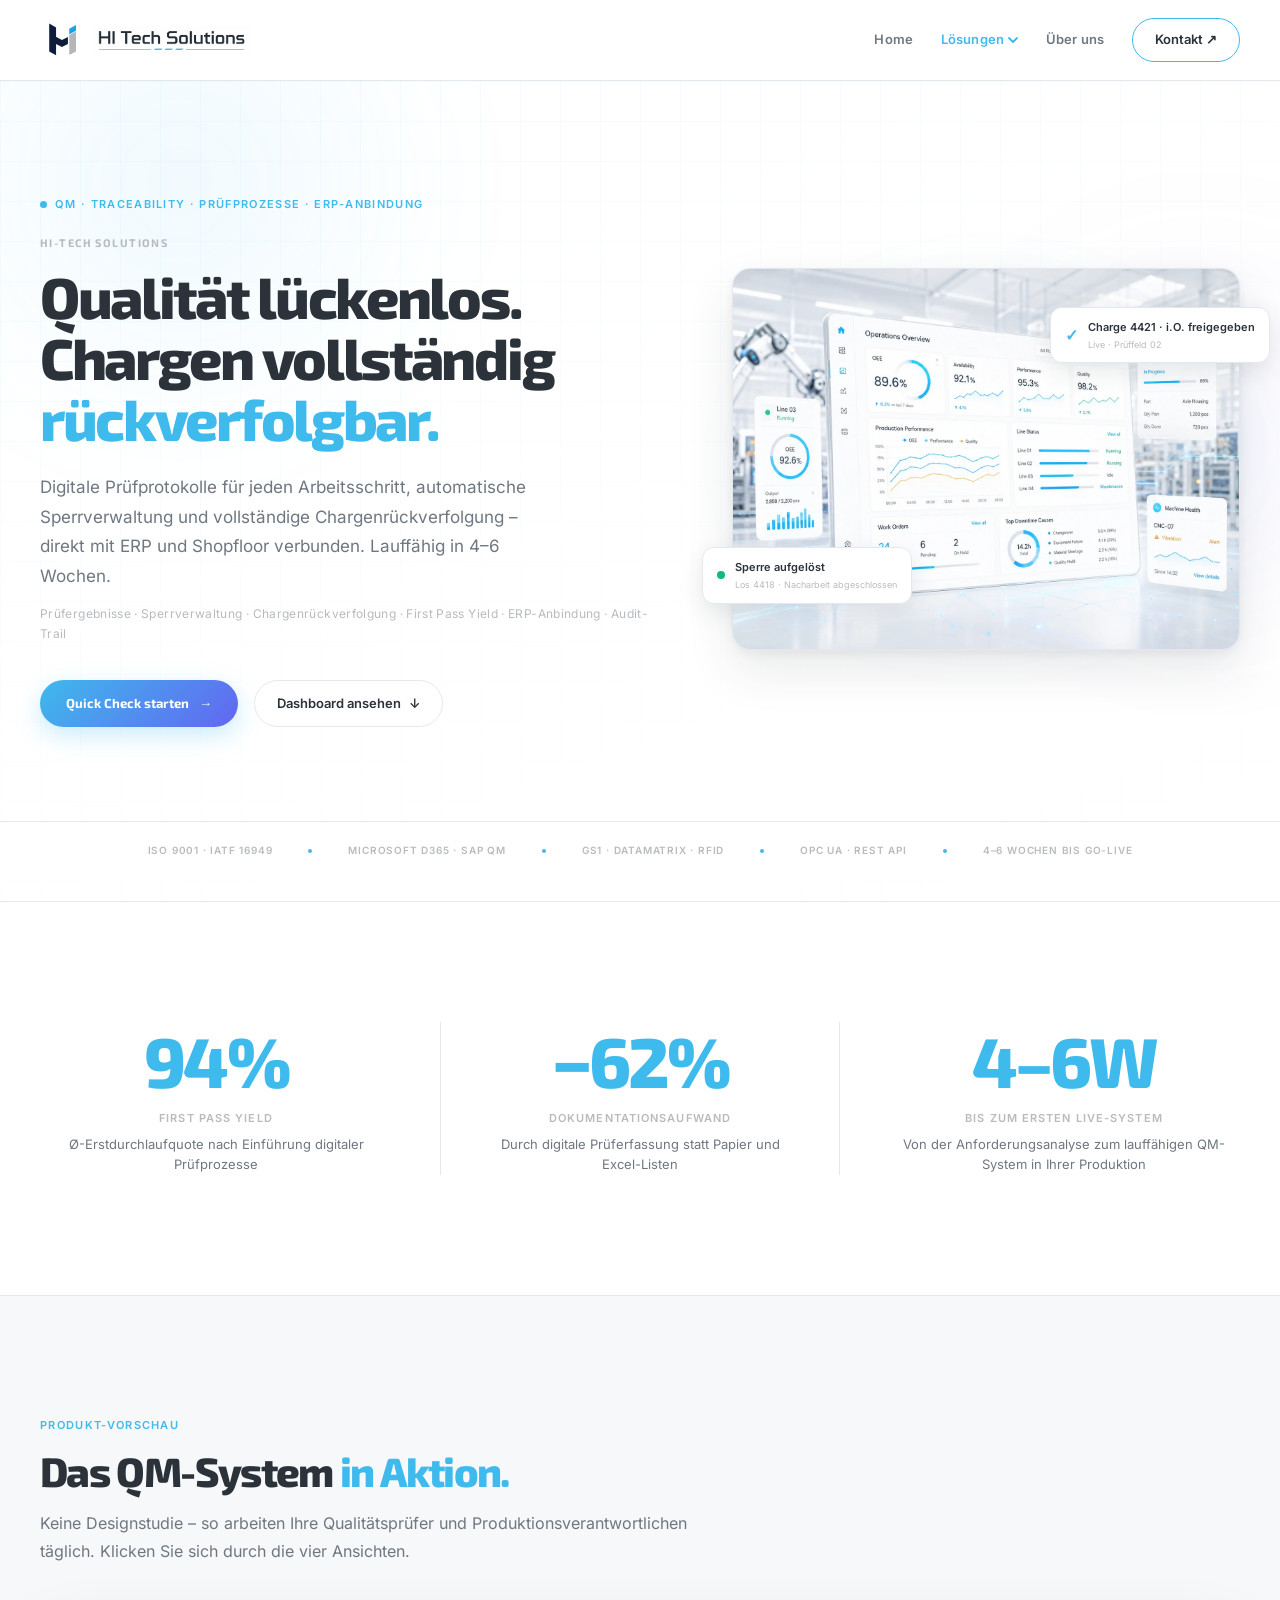
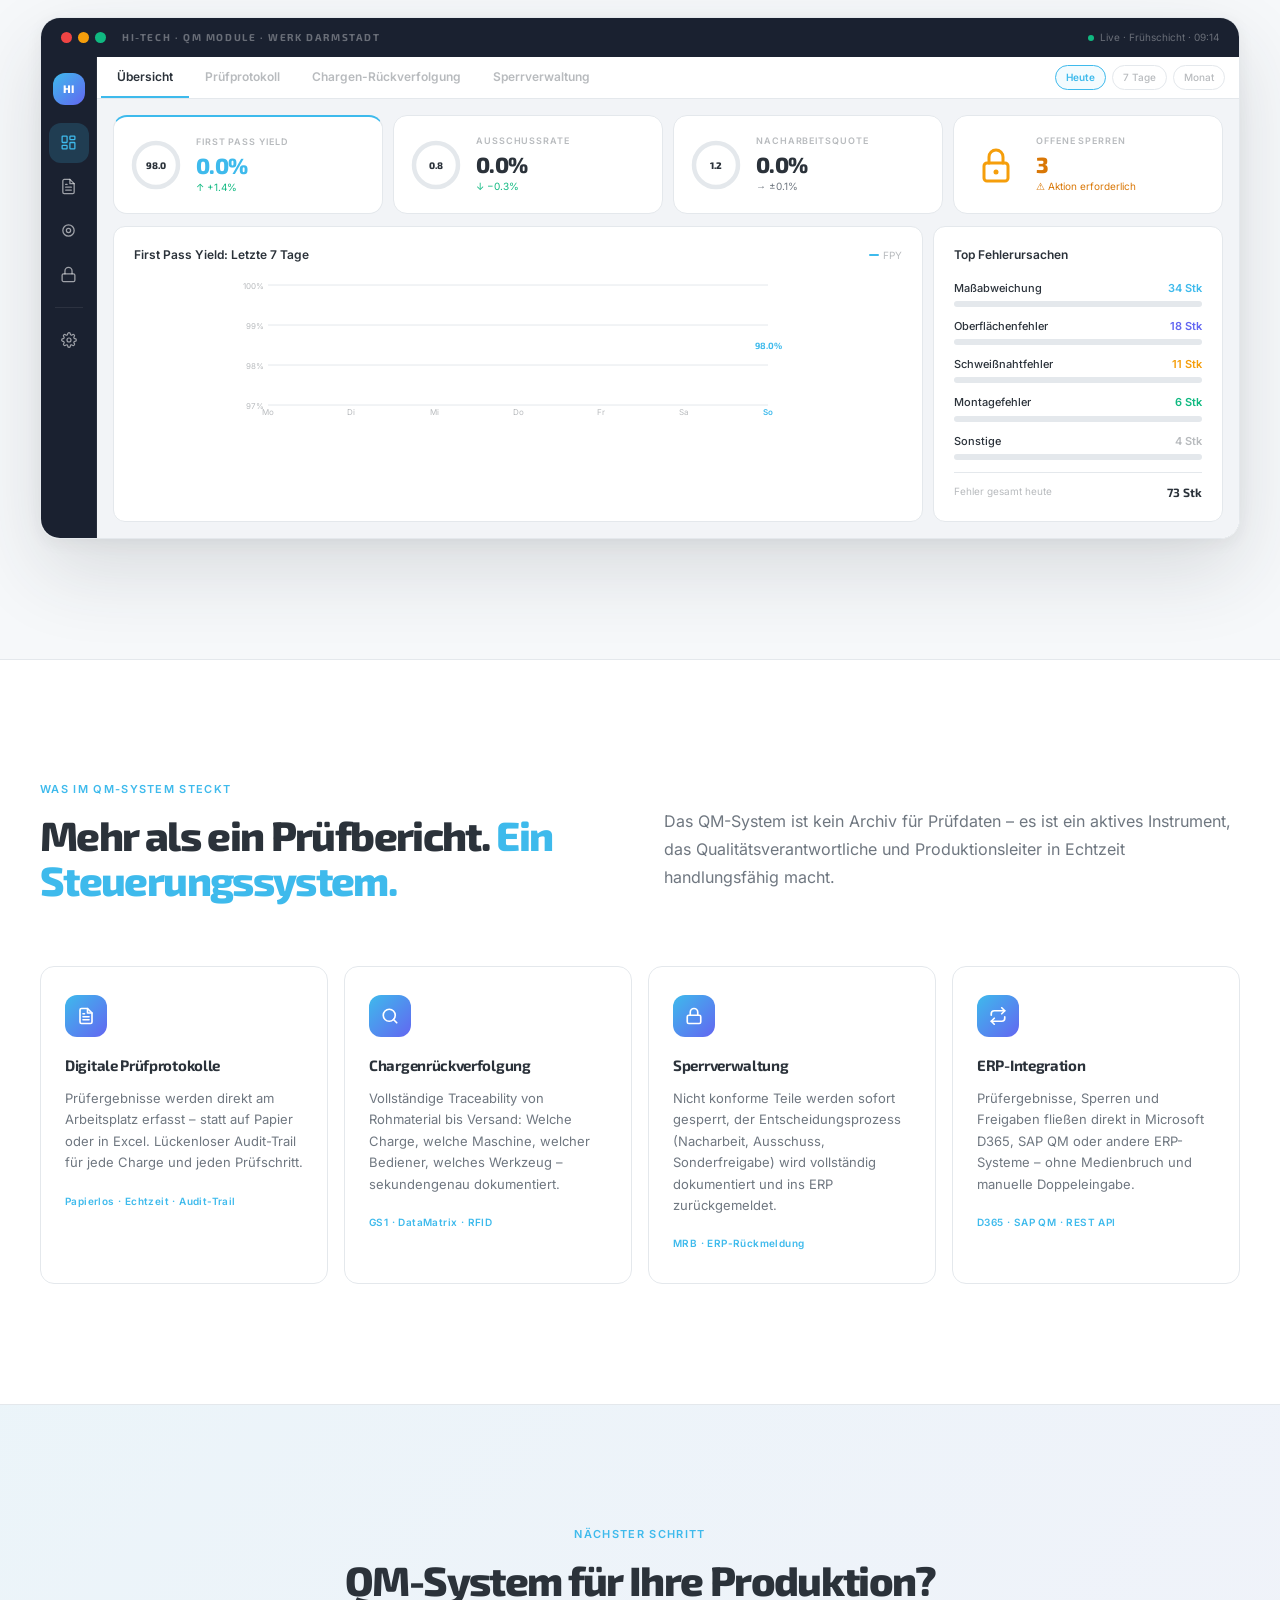
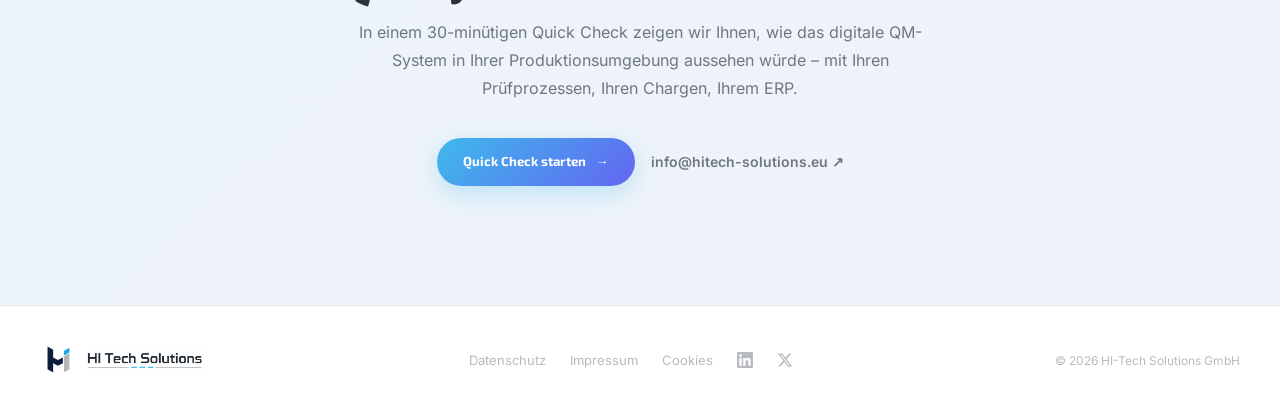
<file: qualitaetssicherung.html>
<!DOCTYPE html>
<html lang="de">
<head>
  <meta charset="utf-8">
  <meta name="viewport" content="width=device-width, initial-scale=1">
  <title>Qualitätssicherung & Rückverfolgbarkeit - HI-Tech Solutions</title>
  <link rel="icon" type="image/png" sizes="32x32" href="assets/logo.png">
  <link rel="apple-touch-icon" href="assets/apple-touch-icon.png">
  <link rel="stylesheet" href="assets/fonts/fonts.css">
  <link rel="stylesheet" href="css/auth.css">
  <link rel="stylesheet" href="css/style.css">
  <script src="js/auth.js?v=20260629"></script>
  <script src="js/footer.js?v=20260624" defer></script>
  <script src="js/navbar.js?v=20260624" defer></script>
  <style>
    :root {
      --space-xs: 8px;
      --space-sm: 12px;
      --space-md: 16px;
      --space-lg: 24px;
      --space-xl: 36px;
      --space-xxl: 48px;
    }

    /* ── Spacing and Layout Grids ── */
    .stats-grid {
      display: grid;
      grid-template-columns: repeat(3, 1fr);
      gap: 0;
    }
    .stats-col {
      text-align: center;
      padding: 0 var(--space-xxl);
    }
    .stats-col:first-child {
      padding-left: 0;
      padding-right: var(--space-xxl);
    }
    .stats-col:last-child {
      padding-right: 0;
      padding-left: var(--space-xxl);
    }
    .stats-col.stats-mid {
      border-left: 1px solid var(--color-border);
      border-right: 1px solid var(--color-border);
    }

    .app-window-body {
      display: flex;
      background: #fff;
      overflow-x: auto;
    }
    .app-window-inner {
      display: flex;
      flex: 1;
      min-width: 900px;
    }

    .app-kpi-grid {
      display: grid;
      grid-template-columns: repeat(4, 1fr);
      gap: 10px;
      margin-bottom: 12px;
    }
    .app-chart-grid {
      display: grid;
      grid-template-columns: 1fr 290px;
      gap: 10px;
    }
    .app-s-grid {
      display: grid;
      grid-template-columns: 1fr 1fr;
      gap: 10px;
    }
    .app-sch-grid {
      display: grid;
      grid-template-columns: repeat(3, 1fr);
      gap: 10px;
      margin-bottom: 10px;
    }

    .feat-header-grid {
      display: grid;
      grid-template-columns: 1fr 1fr;
      gap: var(--space-xxl);
      align-items: center;
      margin-bottom: var(--space-xxl);
    }
    .feat-grid {
      display: grid;
      grid-template-columns: repeat(4, 1fr);
      gap: var(--space-md);
    }

    /* Breakpoints */
    @media (max-width: 992px) {
      .app-kpi-grid { grid-template-columns: repeat(2, 1fr); }
      .feat-grid { grid-template-columns: repeat(2, 1fr); }
    }
    @media (max-width: 768px) {
      .stats-grid {
        grid-template-columns: 1fr;
        gap: var(--space-xl);
      }
      .stats-col, .stats-col:first-child, .stats-col:last-child { padding: 0; }
      .stats-col.stats-mid {
        border-left: none; border-right: none;
        border-top: 1px solid var(--color-border);
        border-bottom: 1px solid var(--color-border);
        padding: var(--space-lg) 0;
      }
      .app-chart-grid { grid-template-columns: 1fr; }
      .app-s-grid { grid-template-columns: 1fr; }
      .app-sch-grid { grid-template-columns: 1fr; }
      .feat-header-grid {
        grid-template-columns: 1fr;
        gap: var(--space-md);
        margin-bottom: var(--space-xl);
      }
    }
    @media (max-width: 568px) {
      .app-kpi-grid { grid-template-columns: 1fr; }
      .feat-grid { grid-template-columns: 1fr; }
    }

    /* ── Tab bar ── */
    .qm-tab {
      padding: 12px 16px; font-size: 12px; font-weight: 600;
      border: none; border-bottom: 2px solid transparent;
      background: transparent; cursor: pointer;
      color: var(--color-text-light); transition: all .2s ease;
      white-space: nowrap; font-family: var(--font-sans);
    }
    .qm-tab:hover { color: var(--color-text); }
    .qm-tab:active { transform: scale(0.96); }
    .qm-tab.tab-active { border-bottom: 2px solid var(--color-primary); color: var(--color-text); }

    /* ── Sidebar icon buttons ── */
    .sb-btn {
      width: 40px; height: 40px; border-radius: 12px; border: none;
      display: flex; align-items: center; justify-content: center;
      cursor: pointer; color: rgba(255,255,255,0.58); background: transparent;
      transition: all .2s ease;
    }
    .sb-btn:hover { background: rgba(255,255,255,0.08); color: rgba(255,255,255,0.85); }
    .sb-btn:active { transform: scale(0.96); }
    .sb-btn.sb-active { background: rgba(var(--color-primary-rgb),0.18); color: var(--color-primary); }

    /* ── KPI ring card ── */
    .kpi-ring-card {
      background: var(--color-card-bg); border: 1px solid var(--color-border);
      border-radius: 14px; padding: 18px 16px;
      display: flex; align-items: center; gap: 14px;
      transition: all .25s ease;
    }
    .kpi-ring-card:hover {
      box-shadow: 0 6px 20px rgba(43,50,58,0.08);
      transform: translateY(-2px);
    }
    .kpi-ring-card.kpi-primary { border-top: 2px solid var(--color-primary); }

    /* ── Data panel ── */
    .dp { background: var(--color-card-bg); border: 1px solid var(--color-border); border-radius: 12px; padding: 18px 20px; }
    .dp-title { font-size: 12px; font-weight: 700; color: var(--color-text); margin-bottom: 14px; }

    /* ── Bar track ── */
    .bt { height: 6px; background: var(--color-border); border-radius: 999px; overflow: hidden; }
    .bf { height: 6px; border-radius: 999px; }

    /* ── Line card ── */
    .lc {
      background: var(--color-card-bg); border: 1px solid var(--color-border);
      border-radius: 14px; padding: 14px 16px;
    }
    .lc.lc-warn { border-color: rgba(245,158,11,0.4); background: rgba(245,158,11,0.02); }
    .lc.lc-crit { border-color: rgba(239,68,68,0.4); background: rgba(239,68,68,0.02); }
    .lc.lc-ok { border-color: rgba(16,185,129,0.4); background: rgba(16,185,129,0.02); }

    /* ── Status pill ── */
    .sp { display: inline-flex; align-items: center; gap: 4px; padding: 2px 9px; border-radius: 999px; font-size: 10px; font-weight: 700; }
    .sp-ok   { background: rgba(16,185,129,0.1);  color: var(--color-emerald); }
    .sp-warn { background: rgba(245,158,11,0.1);  color: #d97706; }
    .sp-stop { background: rgba(239,68,68,0.1);   color: #dc2626; }
    .sp-lock { background: rgba(239,68,68,0.12);  color: #dc2626; }

    /* ── Feature card ── */
    .feat {
      background: var(--color-card-bg); border: 1px solid var(--color-border);
      border-radius: 14px; padding: 28px 24px;
      transition: all .3s cubic-bezier(.16,1,.3,1);
    }
    .feat:hover {
      transform: translateY(-4px);
      box-shadow: 0 12px 32px rgba(43,50,58,0.08);
      border-color: rgba(var(--color-primary-rgb),0.4);
    }
    .feat-num {
      width: 42px; height: 42px; border-radius: 12px;
      background: linear-gradient(135deg,var(--color-primary),var(--color-indigo));
      display: flex; align-items: center; justify-content: center;
      font-family: var(--font-display); font-size: 13px;
      font-weight: 800; color: #fff; margin-bottom: 16px;
    }

    /* ── Scroll reveal ── */
    .reveal {
      opacity: 0; transform: translateY(52px); filter: blur(7px);
      transition: opacity .9s cubic-bezier(.22,1,.36,1), transform .9s cubic-bezier(.22,1,.36,1), filter .75s cubic-bezier(.22,1,.36,1);
    }
    .reveal.in { opacity: 1; transform: none; filter: blur(0); }

    .reveal-app {
      opacity: 0;
      transform: perspective(1100px) rotateX(6deg) translateY(72px) scale(.982);
      transform-origin: center bottom;
      transition: opacity 1.1s cubic-bezier(.22,1,.36,1), transform 1.3s cubic-bezier(.22,1,.36,1);
    }
    .reveal-app.in { opacity: 1; transform: none; }

    .stagger > * {
      opacity: 0; transform: translateY(40px) scale(.96); filter: blur(6px);
      transition: opacity .75s cubic-bezier(.22,1,.36,1), transform .75s cubic-bezier(.22,1,.36,1), filter .6s cubic-bezier(.22,1,.36,1);
    }
    .stagger.in > * { opacity: 1; transform: none; filter: blur(0); }
    .stagger.in > *:nth-child(1) { transition-delay:   0ms; }
    .stagger.in > *:nth-child(2) { transition-delay: 110ms; }
    .stagger.in > *:nth-child(3) { transition-delay: 220ms; }
    .stagger.in > *:nth-child(4) { transition-delay: 330ms; }
    .stagger.in > *:nth-child(n+5) { transition-delay: 440ms; }

    /* Tab pane switching */
    .tab-pane { display: none; }
    .tab-pane.active { display: block !important; }

    /* ── Mobile ── */
    @media (max-width: 768px) {
      .app-window-inner { min-width: 0; }
      .app-window-body { overflow-x: hidden; }
      .app-sidebar { display: none; }
      .app-tabbar { overflow-x: auto; -webkit-overflow-scrolling: touch; scrollbar-width: none; }
      .app-tabbar::-webkit-scrollbar { display: none; }
      .app-date-filters { display: none; }
      .app-chrome-title { display: none; }
      .app-chrome-live { margin-left: auto; }
      .app-kpi-grid { grid-template-columns: repeat(2, 1fr); }
      .kpi-ring-card { padding: 12px 10px; gap: 10px; }
      .kpi-ring-card svg { width: 44px; height: 44px; }
      .kpi-ring-card p:nth-child(2) { font-size: 18px !important; }
    }
    @media (max-width: 400px) {
      .app-kpi-grid { grid-template-columns: 1fr; }
    }

    @keyframes tabSlideIn {
      from { opacity: 0; transform: translateY(10px); }
      to   { opacity: 1; transform: none; }
    }
    .tab-slide-in { animation: tabSlideIn 0.38s cubic-bezier(.22,1,.36,1) forwards; }
  </style>
</head>
<body>

<!-- Scroll progress -->
<div style="position:fixed;top:0;left:0;right:0;height:3px;z-index:200;pointer-events:none;">
  <span id="progress-bar" style="display:block;width:100%;height:100%;background:linear-gradient(90deg,var(--color-primary),var(--color-indigo));transform:scaleX(0);transform-origin:left;transition:transform .1s linear;"></span>
</div>

<!-- ══ HEADER ══ -->
<hitech-navbar></hitech-navbar>

<!-- ══ HERO ══ -->
<section id="top" class="hero-section">
  <div class="hero-grid-pattern"></div>
  <div class="hero-glow-1"></div>
  <div class="hero-glow-2"></div>
  <div class="wrap hero-layout">
    <div>
      <p class="hi d1 hero-badge-container">
        <span class="hero-badge-pulse"></span>
        QM · Traceability · Prüfprozesse · ERP-Anbindung
      </p>
      <p class="hi d2 hero-brand">HI-Tech Solutions</p>
      <h1 class="hi d3 hero-title">Qualität lückenlos.<br>Chargen vollständig <em>rückverfolgbar.</em></h1>
      <p class="hi d4 hero-lead">Digitale Prüfprotokolle für jeden Arbeitsschritt, automatische Sperrverwaltung und vollständige Chargenrückverfolgung – direkt mit ERP und Shopfloor verbunden. Lauffähig in 4–6 Wochen.</p>
      <p class="hi d5 hero-subtags">Prüfergebnisse · Sperrverwaltung · Chargenrückverfolgung · First Pass Yield · ERP-Anbindung · Audit-Trail</p>
      <div class="hi d6 hero-actions">
        <a href="index.html#quick-check" class="btn-gradient">Quick Check starten <span>→</span></a>
        <a href="#qm-showcase" class="btn-secondary">Dashboard ansehen <span>↓</span></a>
      </div>
    </div>
    <div class="hi d4 hero-visual">
      <div class="hero-visual-glow"></div>
      <img src="assets/smart-factory-dashboard.webp" alt="QM Dashboard" width="1448" height="1086" loading="eager">
      <div class="hero-float-card top">
        <span class="hero-float-card-icon">✓</span>
        <span><strong>Charge 4421 · i.O. freigegeben</strong><small>Live · Prüffeld 02</small></span>
      </div>
      <div class="hero-float-card bottom">
        <span class="hero-float-card-dot"></span>
        <span><strong>Sperre aufgelöst</strong><small>Los 4418 · Nacharbeit abgeschlossen</small></span>
      </div>
    </div>
  </div>
  <div class="trust-strip-container">
    <div class="wrap trust-strip-layout">
      <span class="trust-item">ISO 9001 · IATF 16949</span>
      <span class="trust-dot"></span>
      <span class="trust-item">Microsoft D365 · SAP QM</span>
      <span class="trust-dot"></span>
      <span class="trust-item">GS1 · DataMatrix · RFID</span>
      <span class="trust-dot"></span>
      <span class="trust-item">OPC UA · REST API</span>
      <span class="trust-dot"></span>
      <span class="trust-item">4–6 Wochen bis Go-Live</span>
    </div>
  </div>
</section>

<!-- ══ STATS ══ -->
<section class="sec" style="background:var(--color-card-bg);">
  <div class="wrap">
    <div class="reveal">
      <div class="stats-grid">
        <div class="stats-col">
          <p data-count="98" data-suffix="%" style="font-family:var(--font-display);font-size:clamp(44px,5.5vw,72px);font-weight:800;letter-spacing:-0.04em;color:var(--color-primary);line-height:1.1;">98%</p>
          <p style="font-size:11px;font-weight:700;letter-spacing:.1em;text-transform:uppercase;color:var(--color-text-light);margin-top:10px;">First Pass Yield</p>
          <p style="font-size:13px;color:var(--color-text-muted);line-height:1.6;margin-top:6px;">Ø-Erstdurchlaufquote nach Einführung digitaler Prüfprozesse</p>
        </div>
        <div class="stats-col stats-mid">
          <p data-count="65" data-prefix="−" data-suffix="%" style="font-family:var(--font-display);font-size:clamp(44px,5.5vw,72px);font-weight:800;letter-spacing:-0.04em;color:var(--color-primary);line-height:1.1;">−65%</p>
          <p style="font-size:11px;font-weight:700;letter-spacing:.1em;text-transform:uppercase;color:var(--color-text-light);margin-top:10px;">Dokumentationsaufwand</p>
          <p style="font-size:13px;color:var(--color-text-muted);line-height:1.6;margin-top:6px;">Durch digitale Prüferfassung statt Papier und Excel-Listen</p>
        </div>
        <div class="stats-col">
          <p style="font-family:var(--font-display);font-size:clamp(44px,5.5vw,72px);font-weight:800;letter-spacing:-0.04em;color:var(--color-primary);line-height:1.1;">4–6W</p>
          <p style="font-size:11px;font-weight:700;letter-spacing:.1em;text-transform:uppercase;color:var(--color-text-light);margin-top:10px;">Bis zum ersten Live-System</p>
          <p style="font-size:13px;color:var(--color-text-muted);line-height:1.6;margin-top:6px;">Von der Anforderungsanalyse zum lauffähigen QM-System in Ihrer Produktion</p>
        </div>
      </div>
    </div>
  </div>
</section>

<!-- ══ QM DASHBOARD SHOWCASE ══ -->
<section id="qm-showcase" class="sec" style="background:#f6f8fa;">
  <div class="wrap">
    <div class="reveal" style="max-width:680px;margin-bottom:52px;">
      <p class="section-eyebrow">Produkt-Vorschau</p>
      <h2 class="section-title">Das QM-System <em>in Aktion.</em></h2>
      <p class="section-desc">Keine Designstudie – so arbeiten Ihre Qualitätsprüfer und Produktionsverantwortlichen täglich. Klicken Sie sich durch die vier Ansichten.</p>
    </div>

    <!-- ══ APP WINDOW ══ -->
    <div class="reveal-app" style="border-radius:20px;overflow:hidden;box-shadow:0 32px 80px rgba(43,50,58,.14),0 4px 16px rgba(43,50,58,.06);border:1px solid var(--color-border);">

      <!-- Chrome bar -->
      <div style="background:#1a2130;padding:11px 20px;display:flex;align-items:center;gap:16px;">
        <div style="display:flex;gap:6px;">
          <span style="width:11px;height:11px;border-radius:50%;background:#ef4444;display:block;"></span>
          <span style="width:11px;height:11px;border-radius:50%;background:#f59e0b;display:block;"></span>
          <span style="width:11px;height:11px;border-radius:50%;background:var(--color-emerald);display:block;"></span>
        </div>
        <span class="app-chrome-title" style="font-family:var(--font-display);font-size:10px;font-weight:700;letter-spacing:.16em;text-transform:uppercase;color:rgba(255,255,255,.35);">HI-TECH · QM MODULE · WERK DARMSTADT</span>
        <div class="app-chrome-live" style="margin-left:auto;display:flex;align-items:center;gap:6px;">
          <span style="width:6px;height:6px;background:var(--color-emerald);border-radius:50%;display:block;"></span>
          <span style="font-size:10px;color:rgba(255,255,255,.35);">Live · Frühschicht · 09:14</span>
        </div>
      </div>

      <!-- Body: sidebar + content -->
      <div class="app-window-body">
        <div class="app-window-inner">

          <!-- Sidebar -->
          <div class="app-sidebar" style="width:56px;flex-shrink:0;background:#1a2130;display:flex;flex-direction:column;align-items:center;padding:16px 0 12px;gap:4px;border-right:1px solid rgba(255,255,255,.06);">
            <div style="width:32px;height:32px;border-radius:12px;background:linear-gradient(135deg,var(--color-primary),var(--color-indigo));display:flex;align-items:center;justify-content:center;margin-bottom:14px;flex-shrink:0;">
              <span style="color:#fff;font-family:var(--font-display);font-size:11px;font-weight:800;letter-spacing:-.02em;">HI</span>
            </div>
            <button class="sb-btn sb-active" data-tab-target="u" title="Übersicht">
              <svg width="17" height="17" viewBox="0 0 24 24" fill="none" stroke="currentColor" stroke-width="1.8" stroke-linecap="round" stroke-linejoin="round"><rect x="3" y="3" width="7" height="9" rx="1"/><rect x="14" y="3" width="7" height="5" rx="1"/><rect x="14" y="12" width="7" height="9" rx="1"/><rect x="3" y="16" width="7" height="5" rx="1"/></svg>
            </button>
            <button class="sb-btn" data-tab-target="p" title="Prüfprotokoll">
              <svg width="17" height="17" viewBox="0 0 24 24" fill="none" stroke="currentColor" stroke-width="1.8" stroke-linecap="round" stroke-linejoin="round"><path d="M14 2H6a2 2 0 0 0-2 2v16a2 2 0 0 0 2 2h12a2 2 0 0 0 2-2V8z"/><polyline points="14 2 14 8 20 8"/><line x1="16" y1="13" x2="8" y2="13"/><line x1="16" y1="17" x2="8" y2="17"/><polyline points="10 9 9 9 8 9"/></svg>
            </button>
            <button class="sb-btn" data-tab-target="c" title="Chargenrückverfolgung">
              <svg width="17" height="17" viewBox="0 0 24 24" fill="none" stroke="currentColor" stroke-width="1.8" stroke-linecap="round" stroke-linejoin="round"><circle cx="12" cy="12" r="3"/><path d="M6.343 17.657A8 8 0 1 1 17.657 6.343 8 8 0 0 1 6.343 17.657z"/></svg>
            </button>
            <button class="sb-btn" data-tab-target="s" title="Sperrverwaltung">
              <svg width="17" height="17" viewBox="0 0 24 24" fill="none" stroke="currentColor" stroke-width="1.8" stroke-linecap="round" stroke-linejoin="round"><rect x="3" y="11" width="18" height="11" rx="2" ry="2"/><path d="M7 11V7a5 5 0 0 1 10 0v4"/></svg>
            </button>
            <div style="width:28px;height:1px;background:rgba(255,255,255,.08);margin:8px 0;flex-shrink:0;"></div>
            <button class="sb-btn" title="Einstellungen">
              <svg width="16" height="16" viewBox="0 0 24 24" fill="none" stroke="currentColor" stroke-width="1.8" stroke-linecap="round" stroke-linejoin="round"><circle cx="12" cy="12" r="3"/><path d="M19.4 15a1.65 1.65 0 0 0 .33 1.82l.06.06a2 2 0 0 1-2.83 2.83l-.06-.06a1.65 1.65 0 0 0-1.82-.33 1.65 1.65 0 0 0-1 1.51V21a2 2 0 0 1-4 0v-.09A1.65 1.65 0 0 0 9 19.4a1.65 1.65 0 0 0-1.82.33l-.06.06a2 2 0 0 1-2.83-2.83l.06-.06A1.65 1.65 0 0 0 4.68 15a1.65 1.65 0 0 0-1.51-1H3a2 2 0 0 1 0-4h.09A1.65 1.65 0 0 0 4.6 9a1.65 1.65 0 0 0-.33-1.82l-.06-.06a2 2 0 0 1 2.83-2.83l.06.06A1.65 1.65 0 0 0 9 4.68a1.65 1.65 0 0 0 1-1.51V3a2 2 0 0 1 4 0v.09a1.65 1.65 0 0 0 1 1.51 1.65 1.65 0 0 0 1.82-.33l.06-.06a2 2 0 0 1 2.83 2.83l-.06.06A1.65 1.65 0 0 0 19.4 9a1.65 1.65 0 0 0 1.51 1H21a2 2 0 0 1 0 4h-.09a1.65 1.65 0 0 0-1.51 1z"/></svg>
            </button>
          </div>

          <!-- Main content -->
          <div style="flex:1;min-width:0;display:flex;flex-direction:column;">

            <!-- Tab bar -->
            <div class="app-tabbar" style="display:flex;align-items:stretch;border-bottom:1px solid var(--color-border);background:#fff;padding-left:4px;">
              <button class="qm-tab tab-active" data-tab-target="u">Übersicht</button>
              <button class="qm-tab" data-tab-target="p">Prüfprotokoll</button>
              <button class="qm-tab" data-tab-target="c">Chargen-Rückverfolgung</button>
              <button class="qm-tab" data-tab-target="s">Sperrverwaltung</button>
              <div class="app-date-filters" style="margin-left:auto;display:flex;align-items:center;gap:6px;padding-right:14px;">
                <span style="font-size:10px;padding:3px 10px;border-radius:999px;border:1px solid var(--color-primary);color:var(--color-primary);font-weight:600;background:rgba(var(--color-primary-rgb),0.06);">Heute</span>
                <span style="font-size:10px;padding:3px 10px;border-radius:999px;border:1px solid var(--color-border);color:var(--color-text-light);font-weight:500;">7 Tage</span>
                <span style="font-size:10px;padding:3px 10px;border-radius:999px;border:1px solid var(--color-border);color:var(--color-text-light);font-weight:500;">Monat</span>
              </div>
            </div>

            <!-- Tab content -->
            <div style="padding:16px;background:#f2f4f7;min-height:380px;">

              <!-- ── TAB 1: ÜBERSICHT ── -->
              <div class="tab-pane active" id="content-u">
                <!-- KPI ring cards -->
                <div class="app-kpi-grid">

                  <!-- First Pass Yield -->
                  <div class="kpi-ring-card kpi-primary">
                    <svg viewBox="0 0 52 52" width="52" height="52" style="flex-shrink:0;">
                      <circle cx="26" cy="26" r="22" fill="none" stroke="var(--color-border)" stroke-width="4.5"></circle>
                      <circle cx="26" cy="26" r="22" fill="none" stroke="var(--color-primary)" stroke-width="4.5"
                        stroke-dasharray="138.23" stroke-dashoffset="2.77"
                        class="ring-fill" stroke-linecap="round" transform="rotate(-90 26 26)"></circle>
                      <text x="26" y="30" text-anchor="middle" font-size="9.5" font-weight="800" fill="var(--color-text)" font-family="var(--font-display)">98.0</text>
                    </svg>
                    <div>
                      <p style="font-size:9px;font-weight:700;letter-spacing:.1em;text-transform:uppercase;color:var(--color-text-light);margin-bottom:4px;">FIRST PASS YIELD</p>
                      <p style="font-family:var(--font-display);font-size:22px;font-weight:800;color:var(--color-primary);letter-spacing:-0.03em;line-height:1;" class="kpi-value" data-kpi="98.0">98.0%</p>
                      <p style="font-size:10px;color:var(--color-emerald);margin-top:3px;">↑ +1.4%</p>
                    </div>
                  </div>

                  <!-- Ausschussrate -->
                  <div class="kpi-ring-card">
                    <svg viewBox="0 0 52 52" width="52" height="52" style="flex-shrink:0;">
                      <circle cx="26" cy="26" r="22" fill="none" stroke="var(--color-border)" stroke-width="4.5"></circle>
                      <circle cx="26" cy="26" r="22" fill="none" stroke="var(--color-emerald)" stroke-width="4.5"
                        stroke-dasharray="138.23" stroke-dashoffset="135.07"
                        class="ring-fill" stroke-linecap="round" transform="rotate(-90 26 26)"></circle>
                      <text x="26" y="30" text-anchor="middle" font-size="9.5" font-weight="800" fill="var(--color-text)" font-family="var(--font-display)">0.8</text>
                    </svg>
                    <div>
                      <p style="font-size:9px;font-weight:700;letter-spacing:.1em;text-transform:uppercase;color:var(--color-text-light);margin-bottom:4px;">AUSSCHUSSRATE</p>
                      <p style="font-family:var(--font-display);font-size:22px;font-weight:800;color:var(--color-text);letter-spacing:-0.03em;line-height:1;" class="kpi-value" data-kpi="0.8">0.8%</p>
                      <p style="font-size:10px;color:var(--color-emerald);margin-top:3px;">↓ −0.3%</p>
                    </div>
                  </div>

                  <!-- Nacharbeitsquote -->
                  <div class="kpi-ring-card">
                    <svg viewBox="0 0 52 52" width="52" height="52" style="flex-shrink:0;">
                      <circle cx="26" cy="26" r="22" fill="none" stroke="var(--color-border)" stroke-width="4.5"></circle>
                      <circle cx="26" cy="26" r="22" fill="none" stroke="var(--color-indigo)" stroke-width="4.5"
                        stroke-dasharray="138.23" stroke-dashoffset="132.85"
                        class="ring-fill" stroke-linecap="round" transform="rotate(-90 26 26)"></circle>
                      <text x="26" y="30" text-anchor="middle" font-size="9.5" font-weight="800" fill="var(--color-text)" font-family="var(--font-display)">1.2</text>
                    </svg>
                    <div>
                      <p style="font-size:9px;font-weight:700;letter-spacing:.1em;text-transform:uppercase;color:var(--color-text-light);margin-bottom:4px;">NACHARBEITSQUOTE</p>
                      <p style="font-family:var(--font-display);font-size:22px;font-weight:800;color:var(--color-text);letter-spacing:-0.03em;line-height:1;" class="kpi-value" data-kpi="1.2">1.2%</p>
                      <p style="font-size:10px;color:var(--color-text-muted);margin-top:3px;">→ ±0.1%</p>
                    </div>
                  </div>

                  <!-- Offene Sperren -->
                  <div class="kpi-ring-card">
                    <svg viewBox="0 0 52 52" width="52" height="52" style="flex-shrink:0;">
                      <rect x="14" y="24" width="24" height="18" rx="3" fill="none" stroke="#f59e0b" stroke-width="3"/>
                      <path d="M19 24v-6a7 7 0 0 1 14 0v6" fill="none" stroke="#f59e0b" stroke-width="3" stroke-linecap="round"/>
                      <circle cx="26" cy="33" r="2.5" fill="#f59e0b"/>
                    </svg>
                    <div>
                      <p style="font-size:9px;font-weight:700;letter-spacing:.1em;text-transform:uppercase;color:var(--color-text-light);margin-bottom:4px;">OFFENE SPERREN</p>
                      <p style="font-family:var(--font-display);font-size:22px;font-weight:800;color:#d97706;letter-spacing:-0.03em;line-height:1;">3</p>
                      <p style="font-size:10px;color:#d97706;margin-top:3px;">⚠ Aktion erforderlich</p>
                    </div>
                  </div>

                </div>

                <!-- Chart row -->
                <div class="app-chart-grid">
                  <div class="dp">
                    <div style="display:flex;justify-content:space-between;align-items:center;margin-bottom:10px;">
                      <p class="dp-title" style="margin:0;">First Pass Yield: Letzte 7 Tage</p>
                      <div style="display:flex;align-items:center;gap:4px;">
                        <span style="width:10px;height:2px;background:var(--color-primary);display:inline-block;border-radius:999px;"></span>
                        <span style="font-size:10px;color:var(--color-text-light);">FPY</span>
                      </div>
                    </div>
                    <svg viewBox="0 0 500 140" width="100%" height="140" style="overflow:visible;">
                      <defs>
                        <linearGradient id="qg1" x1="0" y1="0" x2="0" y2="1">
                          <stop offset="0%" stop-color="var(--color-primary)" stop-opacity="0.12"></stop>
                          <stop offset="100%" stop-color="var(--color-primary)" stop-opacity="0"></stop>
                        </linearGradient>
                      </defs>
                      <line x1="0" y1="10" x2="500" y2="10" stroke="var(--color-border)" stroke-width="1"></line>
                      <line x1="0" y1="50" x2="500" y2="50" stroke="var(--color-border)" stroke-width="1"></line>
                      <line x1="0" y1="90" x2="500" y2="90" stroke="var(--color-border)" stroke-width="1"></line>
                      <line x1="0" y1="130" x2="500" y2="130" stroke="var(--color-border)" stroke-width="1"></line>
                      <text x="-4" y="14" text-anchor="end" font-size="8" fill="var(--color-text-light)" font-family="var(--font-sans)">100%</text>
                      <text x="-4" y="54" text-anchor="end" font-size="8" fill="var(--color-text-light)" font-family="var(--font-sans)">99%</text>
                      <text x="-4" y="94" text-anchor="end" font-size="8" fill="var(--color-text-light)" font-family="var(--font-sans)">98%</text>
                      <text x="-4" y="134" text-anchor="end" font-size="8" fill="var(--color-text-light)" font-family="var(--font-sans)">97%</text>
                      <!-- FPY values: Mo=97.8, Di=98.4, Mi=97.6, Do=98.1, Fr=98.6, Sa=99.1, So=98.0 -->
                      <path class="qm-area" d="M 0,114 L 83,66 L 166,122 L 250,82 L 333,50 L 416,18 L 500,82 L 500,140 L 0,140 Z" fill="url(#qg1)"></path>
                      <polyline class="qm-line" points="0,114 83,66 166,122 250,82 333,50 416,18 500,82" fill="none" stroke="var(--color-primary)" stroke-width="2" stroke-linejoin="round" stroke-linecap="round"></polyline>
                      <circle class="qm-dot" cx="0" cy="114" r="2.5" fill="#fff" stroke="var(--color-primary)" stroke-width="1.5"></circle>
                      <circle class="qm-dot" cx="83" cy="66" r="2.5" fill="#fff" stroke="var(--color-primary)" stroke-width="1.5"></circle>
                      <circle class="qm-dot" cx="166" cy="122" r="2.5" fill="#fff" stroke="var(--color-primary)" stroke-width="1.5"></circle>
                      <circle class="qm-dot" cx="250" cy="82" r="2.5" fill="#fff" stroke="var(--color-primary)" stroke-width="1.5"></circle>
                      <circle class="qm-dot" cx="333" cy="50" r="2.5" fill="#fff" stroke="var(--color-primary)" stroke-width="1.5"></circle>
                      <circle class="qm-dot" cx="416" cy="18" r="2.5" fill="#fff" stroke="var(--color-primary)" stroke-width="1.5"></circle>
                      <circle class="qm-dot" cx="500" cy="82" r="4.5" fill="var(--color-primary)" stroke="#fff" stroke-width="2"></circle>
                      <text x="500" y="74" text-anchor="middle" font-size="9" font-weight="700" fill="var(--color-primary)" font-family="var(--font-display)">98.0%</text>
                      <text x="0" y="140" text-anchor="middle" font-size="8" fill="var(--color-text-light)" font-family="var(--font-sans)">Mo</text>
                      <text x="83" y="140" text-anchor="middle" font-size="8" fill="var(--color-text-light)" font-family="var(--font-sans)">Di</text>
                      <text x="166" y="140" text-anchor="middle" font-size="8" fill="var(--color-text-light)" font-family="var(--font-sans)">Mi</text>
                      <text x="250" y="140" text-anchor="middle" font-size="8" fill="var(--color-text-light)" font-family="var(--font-sans)">Do</text>
                      <text x="333" y="140" text-anchor="middle" font-size="8" fill="var(--color-text-light)" font-family="var(--font-sans)">Fr</text>
                      <text x="416" y="140" text-anchor="middle" font-size="8" fill="var(--color-text-light)" font-family="var(--font-sans)">Sa</text>
                      <text x="500" y="140" text-anchor="middle" font-size="8" font-weight="700" fill="var(--color-primary)" font-family="var(--font-sans)">So</text>
                    </svg>
                  </div>

                  <!-- Top Fehlerursachen -->
                  <div class="dp">
                    <p class="dp-title">Top Fehlerursachen</p>
                    <div style="display:flex;flex-direction:column;gap:10px;">
                      <div>
                        <div style="display:flex;justify-content:space-between;margin-bottom:4px;"><span style="font-size:11px;font-weight:500;color:var(--color-text);">Maßabweichung</span><span style="font-size:11px;font-weight:700;color:var(--color-primary);">34 Stk</span></div>
                        <div class="bt"><div class="bf" style="width:68%;background:linear-gradient(90deg,var(--color-primary),var(--color-indigo));"></div></div>
                      </div>
                      <div>
                        <div style="display:flex;justify-content:space-between;margin-bottom:4px;"><span style="font-size:11px;font-weight:500;color:var(--color-text);">Oberflächenfehler</span><span style="font-size:11px;font-weight:700;color:var(--color-indigo);">18 Stk</span></div>
                        <div class="bt"><div class="bf" style="width:36%;background:var(--color-indigo);"></div></div>
                      </div>
                      <div>
                        <div style="display:flex;justify-content:space-between;margin-bottom:4px;"><span style="font-size:11px;font-weight:500;color:var(--color-text);">Schweißnahtfehler</span><span style="font-size:11px;font-weight:700;color:#f59e0b;">11 Stk</span></div>
                        <div class="bt"><div class="bf" style="width:22%;background:#f59e0b;"></div></div>
                      </div>
                      <div>
                        <div style="display:flex;justify-content:space-between;margin-bottom:4px;"><span style="font-size:11px;font-weight:500;color:var(--color-text);">Montagefehler</span><span style="font-size:11px;font-weight:700;color:var(--color-emerald);">6 Stk</span></div>
                        <div class="bt"><div class="bf" style="width:12%;background:var(--color-emerald);"></div></div>
                      </div>
                      <div>
                        <div style="display:flex;justify-content:space-between;margin-bottom:4px;"><span style="font-size:11px;font-weight:500;color:var(--color-text);">Sonstige</span><span style="font-size:11px;font-weight:700;color:var(--color-text-light);">4 Stk</span></div>
                        <div class="bt"><div class="bf" style="width:8%;background:var(--color-text-light);"></div></div>
                      </div>
                    </div>
                    <div style="margin-top:12px;padding-top:10px;border-top:1px solid var(--color-border);display:flex;justify-content:space-between;">
                      <span style="font-size:10px;color:var(--color-text-light);">Fehler gesamt heute</span>
                      <span style="font-size:12px;font-weight:700;color:var(--color-text);font-family:var(--font-display);">73 Stk</span>
                    </div>
                  </div>
                </div>
              </div>

              <!-- ── TAB 2: PRÜFPROTOKOLL ── -->
              <div class="tab-pane" id="content-p" style="display:none;">
                <div style="display:flex;flex-direction:column;gap:8px;">

                  <div class="lc lc-ok">
                    <div style="display:flex;align-items:center;gap:12px;margin-bottom:10px;">
                      <div style="flex:1;">
                        <div style="display:flex;justify-content:space-between;align-items:baseline;margin-bottom:4px;">
                          <p style="font-size:13px;font-weight:700;color:var(--color-text);">Prüfschritt 01: Eingangskontrolle</p>
                          <div style="display:flex;align-items:center;gap:8px;"><span class="sp sp-ok">● i.O.</span><span style="font-size:11px;font-weight:700;color:var(--color-emerald);">48/48 i.O.</span></div>
                        </div>
                        <div style="display:flex;align-items:center;gap:8px;">
                          <span style="font-family:var(--font-display);font-size:20px;font-weight:800;color:var(--color-emerald);width:60px;flex-shrink:0;">100%</span>
                          <div style="flex:1;height:8px;background:var(--color-border);border-radius:999px;overflow:hidden;"><div class="chart-bar" style="height:8px;width:100%;background:var(--color-emerald);border-radius:999px;"></div></div>
                        </div>
                      </div>
                    </div>
                    <div style="display:flex;gap:16px;">
                      <span style="font-size:10px;color:var(--color-text-muted);">Los: <strong style="color:var(--color-text);">4421–4428</strong></span>
                      <span style="font-size:10px;color:var(--color-text-muted);">Prüfer: <strong style="color:var(--color-text);">M. Weber</strong></span>
                      <span style="font-size:10px;color:var(--color-text-light);margin-left:auto;">07:10 Uhr</span>
                    </div>
                  </div>

                  <div class="lc lc-ok">
                    <div style="display:flex;align-items:center;gap:12px;margin-bottom:10px;">
                      <div style="flex:1;">
                        <div style="display:flex;justify-content:space-between;align-items:baseline;margin-bottom:4px;">
                          <p style="font-size:13px;font-weight:700;color:var(--color-text);">Prüfschritt 02: Maßprüfung CNC</p>
                          <div style="display:flex;align-items:center;gap:8px;"><span class="sp sp-ok">● i.O.</span><span style="font-size:11px;font-weight:700;color:var(--color-emerald);">46/48 i.O.</span></div>
                        </div>
                        <div style="display:flex;align-items:center;gap:8px;">
                          <span style="font-family:var(--font-display);font-size:20px;font-weight:800;color:var(--color-primary);width:60px;flex-shrink:0;">95.8%</span>
                          <div style="flex:1;height:8px;background:var(--color-border);border-radius:999px;overflow:hidden;"><div class="chart-bar" style="height:8px;width:95.8%;background:linear-gradient(90deg,var(--color-primary),var(--color-indigo));border-radius:999px;"></div></div>
                        </div>
                      </div>
                    </div>
                    <div style="display:flex;gap:16px;">
                      <span style="font-size:10px;color:var(--color-text-muted);">2 n.i.O → <strong style="color:#d97706;">Nacharbeit</strong></span>
                      <span style="font-size:10px;color:var(--color-text-muted);">Prüfer: <strong style="color:var(--color-text);">S. Müller</strong></span>
                      <span style="font-size:10px;color:var(--color-text-light);margin-left:auto;">08:45 Uhr</span>
                    </div>
                  </div>

                  <div class="lc lc-warn">
                    <div style="display:flex;align-items:center;gap:12px;margin-bottom:10px;">
                      <div style="flex:1;">
                        <div style="display:flex;justify-content:space-between;align-items:baseline;margin-bottom:4px;">
                          <p style="font-size:13px;font-weight:700;color:var(--color-text);">Prüfschritt 03: Schweißnaht-Sichtprüfung</p>
                          <div style="display:flex;align-items:center;gap:8px;"><span class="sp sp-warn">⚠ Abweichung</span><span style="font-size:11px;font-weight:700;color:#dc2626;">↓ 41/48 i.O.</span></div>
                        </div>
                        <div style="display:flex;align-items:center;gap:8px;">
                          <span style="font-family:var(--font-display);font-size:20px;font-weight:800;color:#f59e0b;width:60px;flex-shrink:0;">85.4%</span>
                          <div style="flex:1;height:8px;background:var(--color-border);border-radius:999px;overflow:hidden;"><div class="chart-bar" style="height:8px;width:85.4%;background:#f59e0b;border-radius:999px;"></div></div>
                        </div>
                      </div>
                    </div>
                    <div style="display:flex;gap:16px;">
                      <span style="font-size:10px;color:var(--color-text-muted);">7 n.i.O → <strong style="color:#dc2626;">3 gesperrt</strong></span>
                      <span style="font-size:10px;color:var(--color-text-muted);">Prüfer: <strong style="color:var(--color-text);">K. Schmidt</strong></span>
                      <span style="font-size:10px;color:var(--color-text-light);margin-left:auto;">09:02 Uhr</span>
                    </div>
                  </div>

                  <div class="lc">
                    <div style="display:flex;align-items:center;gap:12px;margin-bottom:10px;">
                      <div style="flex:1;">
                        <div style="display:flex;justify-content:space-between;align-items:baseline;margin-bottom:4px;">
                          <p style="font-size:13px;font-weight:700;color:var(--color-text);">Prüfschritt 04: Endprüfung & Freigabe</p>
                          <div style="display:flex;align-items:center;gap:8px;"><span class="sp sp-ok">● Läuft</span><span style="font-size:11px;font-weight:700;color:var(--color-text-light);">In Bearbeitung</span></div>
                        </div>
                        <div style="display:flex;align-items:center;gap:8px;">
                          <span style="font-family:var(--font-display);font-size:20px;font-weight:800;color:var(--color-text-light);width:60px;flex-shrink:0;">–</span>
                          <div style="flex:1;height:8px;background:var(--color-border);border-radius:999px;overflow:hidden;"><div class="chart-bar" style="height:8px;width:0%;background:var(--color-primary);border-radius:999px;"></div></div>
                        </div>
                      </div>
                    </div>
                    <div style="display:flex;gap:16px;">
                      <span style="font-size:10px;color:var(--color-text-muted);">Geplant: <strong style="color:var(--color-text);">11:00 Uhr</strong></span>
                      <span style="font-size:10px;color:var(--color-text-muted);">Prüfer: <strong style="color:var(--color-text);">T. Fischer</strong></span>
                    </div>
                  </div>

                </div>
              </div>

              <!-- ── TAB 3: CHARGEN-RÜCKVERFOLGUNG ── -->
              <div class="tab-pane" id="content-c" style="display:none;">
                <div class="app-s-grid">
                  <div class="dp">
                    <p class="dp-title">Chargenhistorie: Los 4421</p>
                    <p style="font-size:10px;color:var(--color-text-light);margin-bottom:14px;margin-top:-10px;">Vollständiger Audit-Trail</p>
                    <div style="display:flex;flex-direction:column;gap:0;">
                      <!-- Timeline items -->
                      <div style="display:flex;gap:12px;padding-bottom:14px;position:relative;">
                        <div style="display:flex;flex-direction:column;align-items:center;flex-shrink:0;">
                          <div style="width:10px;height:10px;border-radius:50%;background:var(--color-emerald);margin-top:2px;flex-shrink:0;"></div>
                          <div style="width:2px;flex:1;background:var(--color-border);margin-top:4px;"></div>
                        </div>
                        <div>
                          <p style="font-size:11px;font-weight:700;color:var(--color-text);">Rohmaterial-Wareneingang</p>
                          <p style="font-size:10px;color:var(--color-text-muted);">Charge CW24-8812 · Lieferant: Müller GmbH</p>
                          <p style="font-size:10px;color:var(--color-text-light);">23.06. · 06:30</p>
                        </div>
                      </div>
                      <div style="display:flex;gap:12px;padding-bottom:14px;position:relative;">
                        <div style="display:flex;flex-direction:column;align-items:center;flex-shrink:0;">
                          <div style="width:10px;height:10px;border-radius:50%;background:var(--color-emerald);margin-top:2px;flex-shrink:0;"></div>
                          <div style="width:2px;flex:1;background:var(--color-border);margin-top:4px;"></div>
                        </div>
                        <div>
                          <p style="font-size:11px;font-weight:700;color:var(--color-text);">CNC-Bearbeitung · Linie 01</p>
                          <p style="font-size:10px;color:var(--color-text-muted);">Auftrag #1044 · 48 Teile · Werkzeug T-402</p>
                          <p style="font-size:10px;color:var(--color-text-light);">24.06. · 08:15 – 10:40</p>
                        </div>
                      </div>
                      <div style="display:flex;gap:12px;padding-bottom:14px;position:relative;">
                        <div style="display:flex;flex-direction:column;align-items:center;flex-shrink:0;">
                          <div style="width:10px;height:10px;border-radius:50%;background:var(--color-emerald);margin-top:2px;flex-shrink:0;"></div>
                          <div style="width:2px;flex:1;background:var(--color-border);margin-top:4px;"></div>
                        </div>
                        <div>
                          <p style="font-size:11px;font-weight:700;color:var(--color-text);">Schweißen · Linie 02</p>
                          <p style="font-size:10px;color:var(--color-text-muted);">Roboter A · Parameter P-221 · Bediener: J. Koch</p>
                          <p style="font-size:10px;color:var(--color-text-light);">24.06. · 11:00 – 13:20</p>
                        </div>
                      </div>
                      <div style="display:flex;gap:12px;padding-bottom:14px;position:relative;">
                        <div style="display:flex;flex-direction:column;align-items:center;flex-shrink:0;">
                          <div style="width:10px;height:10px;border-radius:50%;background:#f59e0b;margin-top:2px;flex-shrink:0;"></div>
                          <div style="width:2px;flex:1;background:var(--color-border);margin-top:4px;"></div>
                        </div>
                        <div>
                          <p style="font-size:11px;font-weight:700;color:var(--color-text);">Sichtprüfung · 3 Teile n.i.O.</p>
                          <p style="font-size:10px;color:var(--color-text-muted);">Schweißnahtfehler · Prüfer: K. Schmidt</p>
                          <p style="font-size:10px;color:var(--color-text-light);">29.06. · 09:02</p>
                        </div>
                      </div>
                      <div style="display:flex;gap:12px;">
                        <div style="display:flex;flex-direction:column;align-items:center;flex-shrink:0;">
                          <div style="width:10px;height:10px;border-radius:50%;background:var(--color-primary);margin-top:2px;flex-shrink:0;"></div>
                        </div>
                        <div>
                          <p style="font-size:11px;font-weight:700;color:var(--color-primary);">Endprüfung ausstehend</p>
                          <p style="font-size:10px;color:var(--color-text-muted);">Geplant: 29.06. · 11:00</p>
                        </div>
                      </div>
                    </div>
                  </div>
                  <div class="dp">
                    <p class="dp-title">Aktive Chargen · Heute</p>
                    <div style="display:flex;flex-direction:column;gap:7px;">
                      <div style="background:rgba(16,185,129,.02);border:1px solid rgba(16,185,129,.25);border-radius:12px;padding:9px 12px;">
                        <div style="display:flex;justify-content:space-between;margin-bottom:2px;">
                          <span style="font-size:11px;font-weight:700;color:var(--color-text);">Los 4428 · CNC-Fertigung</span>
                          <span style="font-size:10px;color:var(--color-emerald);font-weight:600;">Freigegeben</span>
                        </div>
                        <p style="font-size:10px;color:var(--color-text-muted);">48 Stk · 100% i.O. · 07:10 Uhr</p>
                      </div>
                      <div style="background:rgba(16,185,129,.02);border:1px solid rgba(16,185,129,.25);border-radius:12px;padding:9px 12px;">
                        <div style="display:flex;justify-content:space-between;margin-bottom:2px;">
                          <span style="font-size:11px;font-weight:700;color:var(--color-text);">Los 4425 · Montage</span>
                          <span style="font-size:10px;color:var(--color-emerald);font-weight:600;">Freigegeben</span>
                        </div>
                        <p style="font-size:10px;color:var(--color-text-muted);">36 Stk · 97.2% i.O. · 08:30 Uhr</p>
                      </div>
                      <div style="background:rgba(245,158,11,.02);border:1px solid rgba(245,158,11,.25);border-radius:12px;padding:9px 12px;">
                        <div style="display:flex;justify-content:space-between;margin-bottom:2px;">
                          <span style="font-size:11px;font-weight:700;color:var(--color-text);">Los 4421 · Schweißen</span>
                          <span style="font-size:10px;color:#d97706;font-weight:600;">In Prüfung</span>
                        </div>
                        <p style="font-size:10px;color:var(--color-text-muted);">48 Stk · 3 n.i.O. · 09:02 Uhr</p>
                      </div>
                      <div style="background:rgba(239,68,68,.02);border:1px solid rgba(239,68,68,.25);border-radius:12px;padding:9px 12px;">
                        <div style="display:flex;justify-content:space-between;margin-bottom:2px;">
                          <span style="font-size:11px;font-weight:700;color:var(--color-text);">Los 4418 · Prüffeld</span>
                          <span style="font-size:10px;color:#dc2626;font-weight:600;">Gesperrt</span>
                        </div>
                        <p style="font-size:10px;color:var(--color-text-muted);">12 Stk · Nacharbeit · seit 08:00 Uhr</p>
                      </div>
                    </div>
                  </div>
                </div>
              </div>

              <!-- ── TAB 4: SPERRVERWALTUNG ── -->
              <div class="tab-pane" id="content-s" style="display:none;">
                <div class="app-sch-grid">
                  <div style="background:linear-gradient(135deg,rgba(239,68,68,.06),rgba(220,38,38,.02));border:1.5px solid rgba(239,68,68,.4);border-radius:12px;padding:18px;">
                    <div style="display:flex;justify-content:space-between;align-items:flex-start;margin-bottom:10px;">
                      <div><p style="font-size:9px;font-weight:700;letter-spacing:.1em;text-transform:uppercase;color:#dc2626;margin-bottom:2px;">Sperre aktiv</p><p style="font-size:11px;color:var(--color-text-muted);">Los 4418 · 12 Stk</p></div>
                      <span style="font-size:10px;padding:2px 8px;background:rgba(239,68,68,.1);color:#dc2626;border-radius:999px;font-weight:600;">Offen</span>
                    </div>
                    <p style="font-family:var(--font-display);font-size:18px;font-weight:800;color:var(--color-text);letter-spacing:-0.02em;line-height:1.3;margin-bottom:12px;">Schweißnahtfehler Typ B</p>
                    <div style="display:flex;flex-direction:column;gap:6px;">
                      <div style="display:flex;justify-content:space-between;"><span style="font-size:11px;color:var(--color-text-muted);">Gesperrt seit</span><span style="font-size:11px;font-weight:600;color:var(--color-text);">08:00 Uhr</span></div>
                      <div style="display:flex;justify-content:space-between;"><span style="font-size:11px;color:var(--color-text-muted);">Entscheid</span><span style="font-size:11px;font-weight:600;color:#d97706;">Nacharbeit</span></div>
                      <div style="display:flex;justify-content:space-between;"><span style="font-size:11px;color:var(--color-text-muted);">Verantwortlich</span><span style="font-size:11px;font-weight:600;color:var(--color-text);">K. Schmidt</span></div>
                    </div>
                  </div>
                  <div style="background:var(--color-card-bg);border:1px solid var(--color-border);border-radius:12px;padding:18px;">
                    <div style="display:flex;justify-content:space-between;align-items:flex-start;margin-bottom:10px;">
                      <div><p style="font-size:9px;font-weight:700;letter-spacing:.1em;text-transform:uppercase;color:#d97706;margin-bottom:2px;">In Klärung</p><p style="font-size:11px;color:var(--color-text-muted);">Los 4420 · 3 Stk</p></div>
                      <span style="font-size:10px;padding:2px 8px;background:rgba(245,158,11,.1);color:#d97706;border-radius:999px;font-weight:600;">Klärung</span>
                    </div>
                    <p style="font-family:var(--font-display);font-size:18px;font-weight:800;color:var(--color-text);letter-spacing:-0.02em;line-height:1.3;margin-bottom:12px;">Maßabweichung Bohrung Ø12</p>
                    <div style="display:flex;flex-direction:column;gap:6px;">
                      <div style="display:flex;justify-content:space-between;"><span style="font-size:11px;color:var(--color-text-muted);">Gesperrt seit</span><span style="font-size:11px;font-weight:600;color:var(--color-text);">Gestern</span></div>
                      <div style="display:flex;justify-content:space-between;"><span style="font-size:11px;color:var(--color-text-muted);">Entscheid</span><span style="font-size:11px;font-weight:600;color:#d97706;">Ausstehend</span></div>
                      <div style="display:flex;justify-content:space-between;"><span style="font-size:11px;color:var(--color-text-muted);">Verantwortlich</span><span style="font-size:11px;font-weight:600;color:var(--color-text);">M. Weber</span></div>
                    </div>
                  </div>
                  <div style="background:var(--color-card-bg);border:1px solid var(--color-border);border-radius:12px;padding:18px;">
                    <div style="display:flex;justify-content:space-between;align-items:flex-start;margin-bottom:10px;">
                      <div><p style="font-size:9px;font-weight:700;letter-spacing:.1em;text-transform:uppercase;color:var(--color-text-light);margin-bottom:2px;">In Klärung</p><p style="font-size:11px;color:var(--color-text-muted);">Los 4416 · 7 Stk</p></div>
                      <span style="font-size:10px;padding:2px 8px;background:rgba(245,158,11,.1);color:#d97706;border-radius:999px;font-weight:600;">Klärung</span>
                    </div>
                    <p style="font-family:var(--font-display);font-size:18px;font-weight:800;color:var(--color-text);letter-spacing:-0.02em;line-height:1.3;margin-bottom:12px;">Oberflächenbeschädigung</p>
                    <div style="display:flex;flex-direction:column;gap:6px;">
                      <div style="display:flex;justify-content:space-between;"><span style="font-size:11px;color:var(--color-text-muted);">Gesperrt seit</span><span style="font-size:11px;font-weight:600;color:var(--color-text);">Vor 2 Tagen</span></div>
                      <div style="display:flex;justify-content:space-between;"><span style="font-size:11px;color:var(--color-text-muted);">Entscheid</span><span style="font-size:11px;font-weight:600;color:#dc2626;">Ausschuss</span></div>
                      <div style="display:flex;justify-content:space-between;"><span style="font-size:11px;color:var(--color-text-muted);">Verantwortlich</span><span style="font-size:11px;font-weight:600;color:var(--color-text);">T. Fischer</span></div>
                    </div>
                  </div>
                </div>
                <div class="dp">
                  <p class="dp-title">Sperrverlauf: Letzte 7 Tage</p>
                  <div style="display:flex;flex-direction:column;gap:8px;">
                    <div style="display:flex;gap:10px;align-items:center;"><span style="font-size:10px;color:var(--color-text-light);width:68px;flex-shrink:0;text-align:right;">Mo 23.6.</span><div style="flex:1;display:flex;gap:3px;"><div style="flex:1;height:20px;border-radius:999px;background:var(--color-border);position:relative;overflow:hidden;"><div style="position:absolute;inset:0;width:20%;background:rgba(239,68,68,0.5);border-radius:999px;"></div><span style="position:absolute;inset:0;display:flex;align-items:center;justify-content:flex-end;padding-right:8px;font-size:9px;font-weight:700;color:var(--color-text);">1 Sperre</span></div><div style="flex:1;height:20px;border-radius:999px;background:var(--color-border);position:relative;overflow:hidden;"><div style="position:absolute;inset:0;width:60%;background:rgba(16,185,129,0.5);border-radius:999px;"></div><span style="position:absolute;inset:0;display:flex;align-items:center;justify-content:flex-end;padding-right:8px;font-size:9px;font-weight:700;color:var(--color-text);">3 gelöst</span></div></div></div>
                    <div style="display:flex;gap:10px;align-items:center;"><span style="font-size:10px;color:var(--color-text-light);width:68px;flex-shrink:0;text-align:right;">Di 24.6.</span><div style="flex:1;display:flex;gap:3px;"><div style="flex:1;height:20px;border-radius:999px;background:var(--color-border);position:relative;overflow:hidden;"><div style="position:absolute;inset:0;width:40%;background:rgba(239,68,68,0.5);border-radius:999px;"></div><span style="position:absolute;inset:0;display:flex;align-items:center;justify-content:flex-end;padding-right:8px;font-size:9px;font-weight:700;color:var(--color-text);">2 Sperren</span></div><div style="flex:1;height:20px;border-radius:999px;background:var(--color-border);position:relative;overflow:hidden;"><div style="position:absolute;inset:0;width:40%;background:rgba(16,185,129,0.5);border-radius:999px;"></div><span style="position:absolute;inset:0;display:flex;align-items:center;justify-content:flex-end;padding-right:8px;font-size:9px;font-weight:700;color:var(--color-text);">2 gelöst</span></div></div></div>
                    <div style="display:flex;gap:10px;align-items:center;"><span style="font-size:10px;color:var(--color-text-light);width:68px;flex-shrink:0;text-align:right;">Mi 25.6.</span><div style="flex:1;display:flex;gap:3px;"><div style="flex:1;height:20px;border-radius:999px;background:var(--color-border);position:relative;overflow:hidden;"><div style="position:absolute;inset:0;width:0%;background:rgba(239,68,68,0.5);border-radius:999px;"></div><span style="position:absolute;inset:0;display:flex;align-items:center;justify-content:flex-end;padding-right:8px;font-size:9px;font-weight:700;color:var(--color-text);">0 Sperren</span></div><div style="flex:1;height:20px;border-radius:999px;background:var(--color-border);position:relative;overflow:hidden;"><div style="position:absolute;inset:0;width:20%;background:rgba(16,185,129,0.5);border-radius:999px;"></div><span style="position:absolute;inset:0;display:flex;align-items:center;justify-content:flex-end;padding-right:8px;font-size:9px;font-weight:700;color:var(--color-text);">1 gelöst</span></div></div></div>
                    <div style="display:flex;gap:16px;justify-content:flex-end;padding-top:4px;">
                      <span style="display:flex;align-items:center;gap:4px;font-size:10px;color:var(--color-text-muted);"><span style="width:9px;height:9px;background:rgba(239,68,68,0.5);border-radius:999px;display:inline-block;"></span>Neue Sperren</span>
                      <span style="display:flex;align-items:center;gap:4px;font-size:10px;color:var(--color-text-muted);"><span style="width:9px;height:9px;background:rgba(16,185,129,0.5);border-radius:999px;display:inline-block;"></span>Gelöste Sperren</span>
                    </div>
                  </div>
                </div>
              </div>

            </div>
          </div>
        </div>
      </div>
    </div>
  </div>
</section>

<!-- ══ FEATURES ══ -->
<section class="sec" style="background:var(--color-card-bg);">
  <div class="wrap">
    <div class="reveal feat-header-grid">
      <div>
        <p class="section-eyebrow">Was im QM-System steckt</p>
        <h2 class="section-title">Mehr als ein Prüfbericht. <em>Ein Steuerungssystem.</em></h2>
      </div>
      <p class="section-desc">Das QM-System ist kein Archiv für Prüfdaten – es ist ein aktives Instrument, das Qualitätsverantwortliche und Produktionsleiter in Echtzeit handlungsfähig macht.</p>
    </div>
    <div class="reveal stagger feat-grid">
      <div class="feat">
        <div class="feat-num">
          <svg width="18" height="18" viewBox="0 0 24 24" fill="none" stroke="currentColor" stroke-width="2.2" stroke-linecap="round" stroke-linejoin="round"><path d="M14 2H6a2 2 0 0 0-2 2v16a2 2 0 0 0 2 2h12a2 2 0 0 0 2-2V8z"/><polyline points="14 2 14 8 20 8"/><line x1="16" y1="13" x2="8" y2="13"/><line x1="16" y1="17" x2="8" y2="17"/><polyline points="10 9 9 9 8 9"/></svg>
        </div>
        <h3 style="font-family:var(--font-display);font-size:15px;font-weight:700;color:var(--color-text);margin-bottom:10px;letter-spacing:-0.02em;">Digitale Prüfprotokolle</h3>
        <p style="font-size:13px;color:var(--color-text-muted);line-height:1.65;margin-bottom:14px;">Prüfergebnisse werden direkt am Arbeitsplatz erfasst – statt auf Papier oder in Excel. Lückenloser Audit-Trail für jede Charge und jeden Prüfschritt.</p>
        <span style="font-size:10px;font-weight:600;color:var(--color-primary);letter-spacing:.04em;">Papierlos · Echtzeit · Audit-Trail</span>
      </div>
      <div class="feat">
        <div class="feat-num">
          <svg width="18" height="18" viewBox="0 0 24 24" fill="none" stroke="currentColor" stroke-width="2.2" stroke-linecap="round" stroke-linejoin="round"><circle cx="11" cy="11" r="8"/><line x1="21" y1="21" x2="16.65" y2="16.65"/></svg>
        </div>
        <h3 style="font-family:var(--font-display);font-size:15px;font-weight:700;color:var(--color-text);margin-bottom:10px;letter-spacing:-0.02em;">Chargenrückverfolgung</h3>
        <p style="font-size:13px;color:var(--color-text-muted);line-height:1.65;margin-bottom:14px;">Vollständige Traceability von Rohmaterial bis Versand: Welche Charge, welche Maschine, welcher Bediener, welches Werkzeug – sekundengenau dokumentiert.</p>
        <span style="font-size:10px;font-weight:600;color:var(--color-primary);letter-spacing:.04em;">GS1 · DataMatrix · RFID</span>
      </div>
      <div class="feat">
        <div class="feat-num">
          <svg width="18" height="18" viewBox="0 0 24 24" fill="none" stroke="currentColor" stroke-width="2.2" stroke-linecap="round" stroke-linejoin="round"><rect x="3" y="11" width="18" height="11" rx="2" ry="2"/><path d="M7 11V7a5 5 0 0 1 10 0v4"/></svg>
        </div>
        <h3 style="font-family:var(--font-display);font-size:15px;font-weight:700;color:var(--color-text);margin-bottom:10px;letter-spacing:-0.02em;">Sperrverwaltung</h3>
        <p style="font-size:13px;color:var(--color-text-muted);line-height:1.65;margin-bottom:14px;">Nicht konforme Teile werden sofort gesperrt, der Entscheidungsprozess (Nacharbeit, Ausschuss, Sonderfreigabe) wird vollständig dokumentiert und ins ERP zurückgemeldet.</p>
        <span style="font-size:10px;font-weight:600;color:var(--color-primary);letter-spacing:.04em;">MRB · ERP-Rückmeldung</span>
      </div>
      <div class="feat">
        <div class="feat-num">
          <svg width="18" height="18" viewBox="0 0 24 24" fill="none" stroke="currentColor" stroke-width="2.2" stroke-linecap="round" stroke-linejoin="round"><polyline points="17 1 21 5 17 9"/><path d="M3 11V9a4 4 0 0 1 4-4h14"/><polyline points="7 23 3 19 7 15"/><path d="M21 13v2a4 4 0 0 1-4 4H3"/></svg>
        </div>
        <h3 style="font-family:var(--font-display);font-size:15px;font-weight:700;color:var(--color-text);margin-bottom:10px;letter-spacing:-0.02em;">ERP-Integration</h3>
        <p style="font-size:13px;color:var(--color-text-muted);line-height:1.65;margin-bottom:14px;">Prüfergebnisse, Sperren und Freigaben fließen direkt in Microsoft D365, SAP QM oder andere ERP-Systeme – ohne Medienbruch und manuelle Doppeleingabe.</p>
        <span style="font-size:10px;font-weight:600;color:var(--color-primary);letter-spacing:.04em;">D365 · SAP QM · REST API</span>
      </div>
    </div>
  </div>
</section>

<!-- ══ CTA ══ -->
<section class="sec" style="background:linear-gradient(135deg,rgba(var(--color-primary-rgb),.06),rgba(99,102,241,.04));">
  <div class="wrap">
    <div class="reveal" style="max-width:600px;margin-inline:auto;text-align:center;">
      <p class="section-eyebrow">Nächster Schritt</p>
      <h2 class="section-title">QM-System für Ihre Produktion?</h2>
      <p class="section-desc" style="margin-bottom:36px;">In einem 30-minütigen Quick Check zeigen wir Ihnen, wie das digitale QM-System in Ihrer Produktionsumgebung aussehen würde – mit Ihren Prüfprozessen, Ihren Chargen, Ihrem ERP.</p>
      <div style="display:flex;gap:16px;align-items:center;justify-content:center;flex-wrap:wrap;">
        <a href="index.html#quick-check" class="btn-gradient">Quick Check starten <span>→</span></a>
        <a href="mailto:info@hitech-solutions.eu?subject=QM%20%26%20R%C3%BCckverfolgbarkeit%20Quick%20Check" style="font-size:14px;font-weight:600;color:var(--color-text-muted);text-decoration:none;">info@hitech-solutions.eu ↗</a>
      </div>
    </div>
  </div>
</section>

<!-- ══ FOOTER ══ -->
<hitech-footer></hitech-footer>

<script>
document.addEventListener('DOMContentLoaded', () => {
  const tabs = ['u', 'p', 'c', 's'];

  function initCharts() {
    document.querySelectorAll('.ring-fill').forEach(ring => {
      ring._targetOffset = ring.getAttribute('stroke-dashoffset');
      ring.setAttribute('stroke-dashoffset', '138.23');
    });

    document.querySelectorAll('.bf, .chart-bar').forEach(bar => {
      bar._targetWidth = bar.style.width;
      bar.style.width = '0';
    });

    const poly = document.querySelector('.qm-line');
    if (poly) {
      const len = poly.getTotalLength();
      poly._len = len;
      poly.style.strokeDasharray = len;
      poly.style.strokeDashoffset = len;
    }
    const area = document.querySelector('.qm-area');
    if (area) area.style.opacity = '0';

    document.querySelectorAll('.qm-dot').forEach(dot => {
      dot.style.opacity = '0';
    });

    document.querySelectorAll('.kpi-value').forEach(el => {
      el.textContent = '0.0%';
    });
  }

  function animateBars(tabId, delayBase) {
    delayBase = delayBase || 0;
    document.querySelectorAll('#content-' + tabId + ' .bf, #content-' + tabId + ' .chart-bar').forEach(function(bar, i) {
      var target = bar._targetWidth;
      if (!target) return;
      setTimeout(function() {
        bar.style.transition = 'width 1.1s cubic-bezier(.22,1,.36,1)';
        bar.style.width = target;
      }, delayBase + i * 75);
    });
  }

  function resetBars(tabId) {
    document.querySelectorAll('#content-' + tabId + ' .bf, #content-' + tabId + ' .chart-bar').forEach(function(bar) {
      bar.style.transition = 'none';
      bar.style.width = '0';
    });
  }

  function animateTab1() {
    document.querySelectorAll('.ring-fill').forEach(function(ring, i) {
      var target = ring._targetOffset;
      setTimeout(function() {
        ring.style.transition = 'stroke-dashoffset 1.25s cubic-bezier(.22,1,.36,1)';
        ring.setAttribute('stroke-dashoffset', target);
      }, i * 130);
    });

    document.querySelectorAll('.kpi-value').forEach(function(el, i) {
      var target = parseFloat(el.dataset.kpi);
      if (isNaN(target)) return;
      setTimeout(function() {
        var dur = 1300;
        var t0 = performance.now();
        function tick(now) {
          var p = Math.min((now - t0) / dur, 1);
          var ease = 1 - Math.pow(1 - p, 3);
          el.textContent = (target * ease).toFixed(1) + '%';
          if (p < 1) requestAnimationFrame(tick);
          else el.textContent = target.toFixed(1) + '%';
        }
        requestAnimationFrame(tick);
      }, i * 130 + 150);
    });

    setTimeout(function() {
      var poly = document.querySelector('.qm-line');
      if (poly) {
        poly.style.transition = 'stroke-dashoffset 1.5s cubic-bezier(.22,1,.36,1)';
        poly.style.strokeDashoffset = '0';
      }
    }, 300);

    setTimeout(function() {
      var area = document.querySelector('.qm-area');
      if (area) {
        area.style.transition = 'opacity 0.9s ease';
        area.style.opacity = '1';
      }
    }, 950);

    document.querySelectorAll('.qm-dot').forEach(function(dot, i) {
      setTimeout(function() {
        dot.style.transition = 'opacity 0.4s ease';
        dot.style.opacity = '1';
      }, 500 + i * 110);
    });

    animateBars('u', 200);
  }

  function animateTabContent(tabId) {
    var pane = document.getElementById('content-' + tabId);
    if (pane) {
      pane.classList.remove('tab-slide-in');
      void pane.offsetWidth;
      pane.classList.add('tab-slide-in');
    }

    resetBars(tabId);

    if (tabId === 'u') {
      document.querySelectorAll('.ring-fill').forEach(function(ring) {
        ring.style.transition = 'none';
        ring.setAttribute('stroke-dashoffset', '138.23');
      });
      document.querySelectorAll('.kpi-value').forEach(function(el) {
        el.textContent = '0.0%';
      });
      var poly = document.querySelector('.qm-line');
      if (poly) {
        poly.style.transition = 'none';
        poly.style.strokeDashoffset = poly._len || 0;
      }
      var area = document.querySelector('.qm-area');
      if (area) { area.style.transition = 'none'; area.style.opacity = '0'; }
      document.querySelectorAll('.qm-dot').forEach(function(dot) {
        dot.style.transition = 'none'; dot.style.opacity = '0';
      });

      requestAnimationFrame(function() {
        requestAnimationFrame(function() { animateTab1(); });
      });
    } else {
      requestAnimationFrame(function() {
        requestAnimationFrame(function() { animateBars(tabId, 80); });
      });
    }
  }

  function switchTab(targetTab) {
    tabs.forEach(function(t) {
      var pane = document.getElementById('content-' + t);
      var sbBtn = document.querySelector('.sb-btn[data-tab-target="' + t + '"]');
      var tabBtn = document.querySelector('.qm-tab[data-tab-target="' + t + '"]');

      if (t === targetTab) {
        if (pane) { pane.style.display = 'block'; pane.classList.add('active'); }
        if (sbBtn) sbBtn.classList.add('sb-active');
        if (tabBtn) tabBtn.classList.add('tab-active');
      } else {
        if (pane) { pane.style.display = 'none'; pane.classList.remove('active'); }
        if (sbBtn) sbBtn.classList.remove('sb-active');
        if (tabBtn) tabBtn.classList.remove('tab-active');
      }
    });
    animateTabContent(targetTab);
  }

  document.querySelectorAll('[data-tab-target]').forEach(function(btn) {
    btn.addEventListener('click', function() {
      switchTab(btn.getAttribute('data-tab-target'));
    });
  });

  var appRevealed = false;

  const reveal = () => {
    document.querySelectorAll('.reveal:not(.in), .stagger:not(.in)').forEach(el => {
      const r = el.getBoundingClientRect();
      if (r.top < window.innerHeight + 200) el.classList.add('in');
    });

    document.querySelectorAll('.reveal-app:not(.in)').forEach(el => {
      const r = el.getBoundingClientRect();
      if (r.top < window.innerHeight + 200) {
        el.classList.add('in');
        if (!appRevealed) {
          appRevealed = true;
          setTimeout(function() { animateTabContent('u'); }, 700);
        }
      }
    });

    document.querySelectorAll('[data-count]:not([data-counted])').forEach(el => {
      const r = el.getBoundingClientRect();
      if (r.top < window.innerHeight + 100) {
        el.dataset.counted = '1';
        const target = parseInt(el.dataset.count);
        const prefix = el.dataset.prefix || '';
        const suffix = el.dataset.suffix || '';
        const dur = 1800;
        const t0 = performance.now();
        const tick = (now) => {
          const p = Math.min((now - t0) / dur, 1);
          const ease = 1 - Math.pow(1 - p, 4);
          el.textContent = prefix + Math.round(target * ease) + suffix;
          if (p < 1) requestAnimationFrame(tick);
        };
        requestAnimationFrame(tick);
      }
    });
  };

  initCharts();
  reveal();
  [100, 300, 600, 1200].forEach(t => setTimeout(reveal, t));
  window.addEventListener('scroll', reveal, { passive: true });

  const bar = document.getElementById('progress-bar');
  if (bar) {
    window.addEventListener('scroll', () => {
      const pct = (window.scrollY / (document.documentElement.scrollHeight - window.innerHeight)) * 100;
      bar.style.transform = 'scaleX(' + Math.min(100, pct) / 100 + ')';
    }, { passive: true });
  }
});
</script>
</body>
</html>
</file>
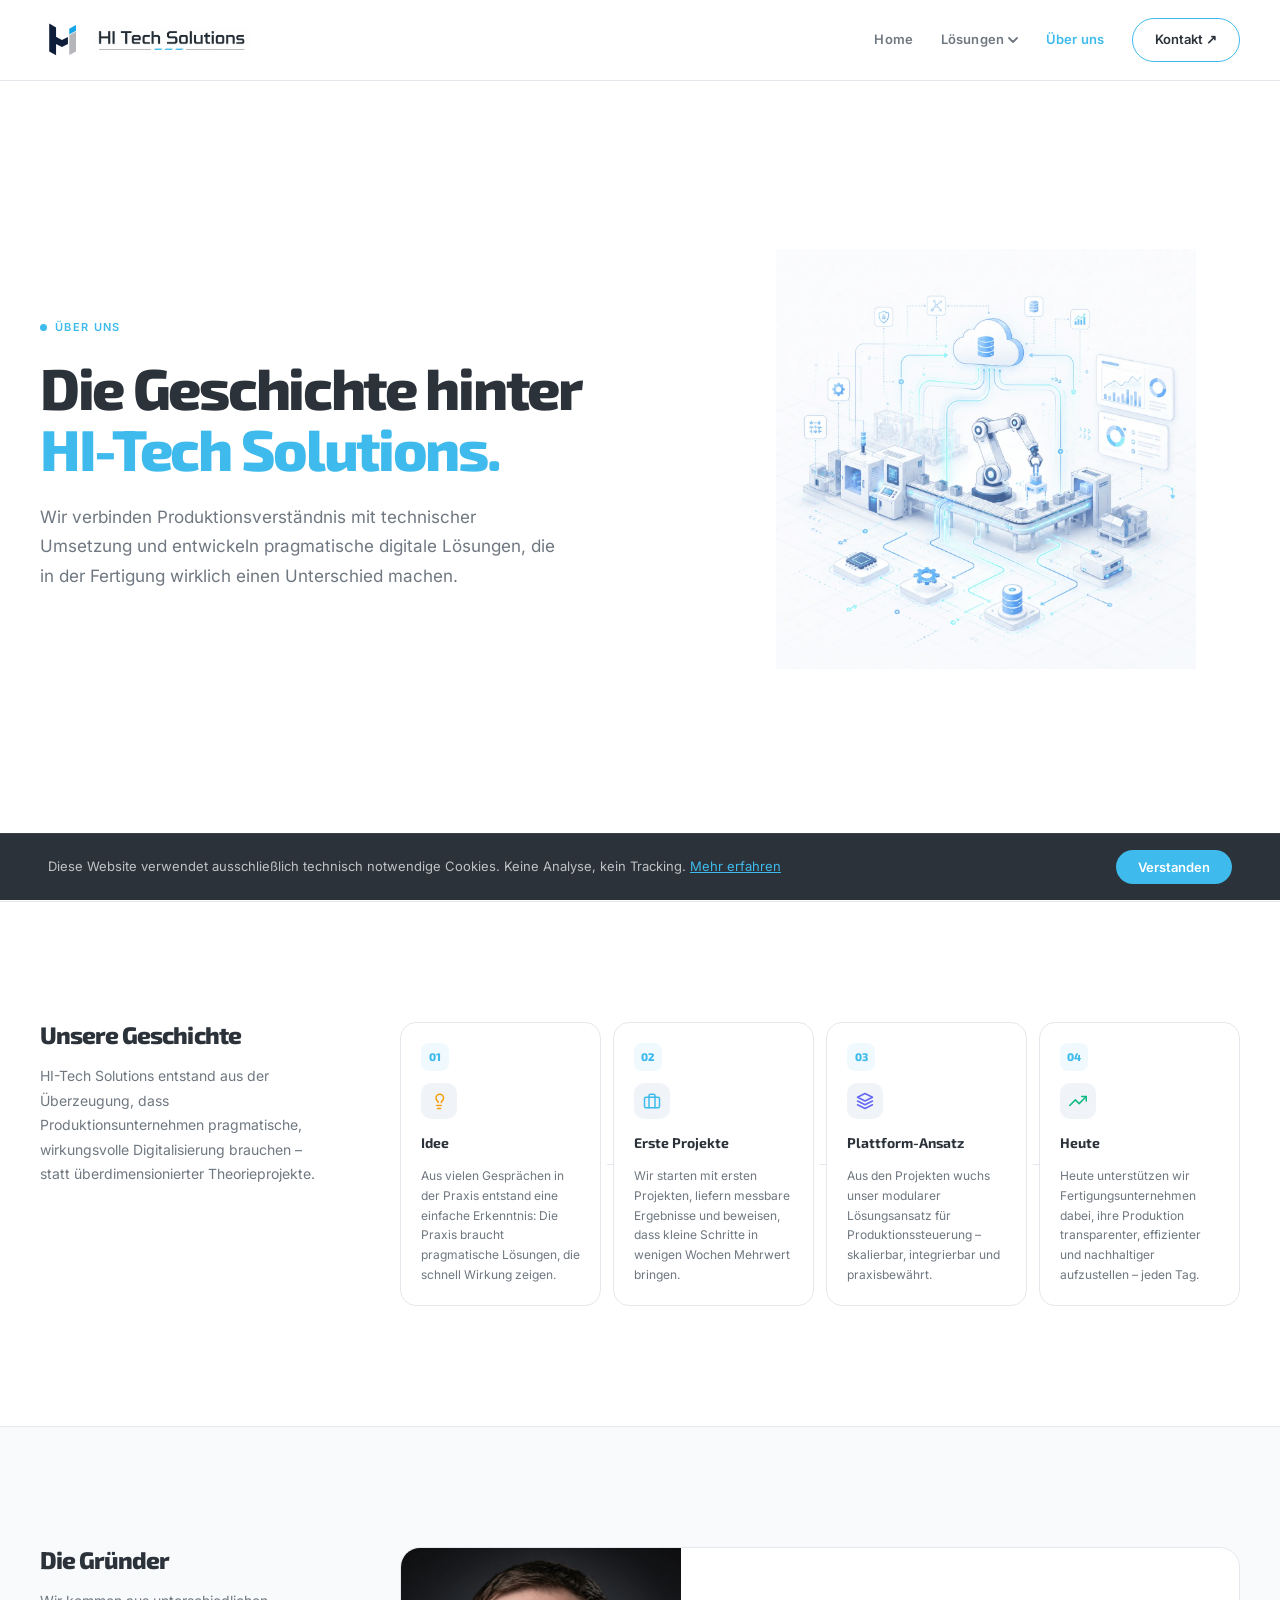
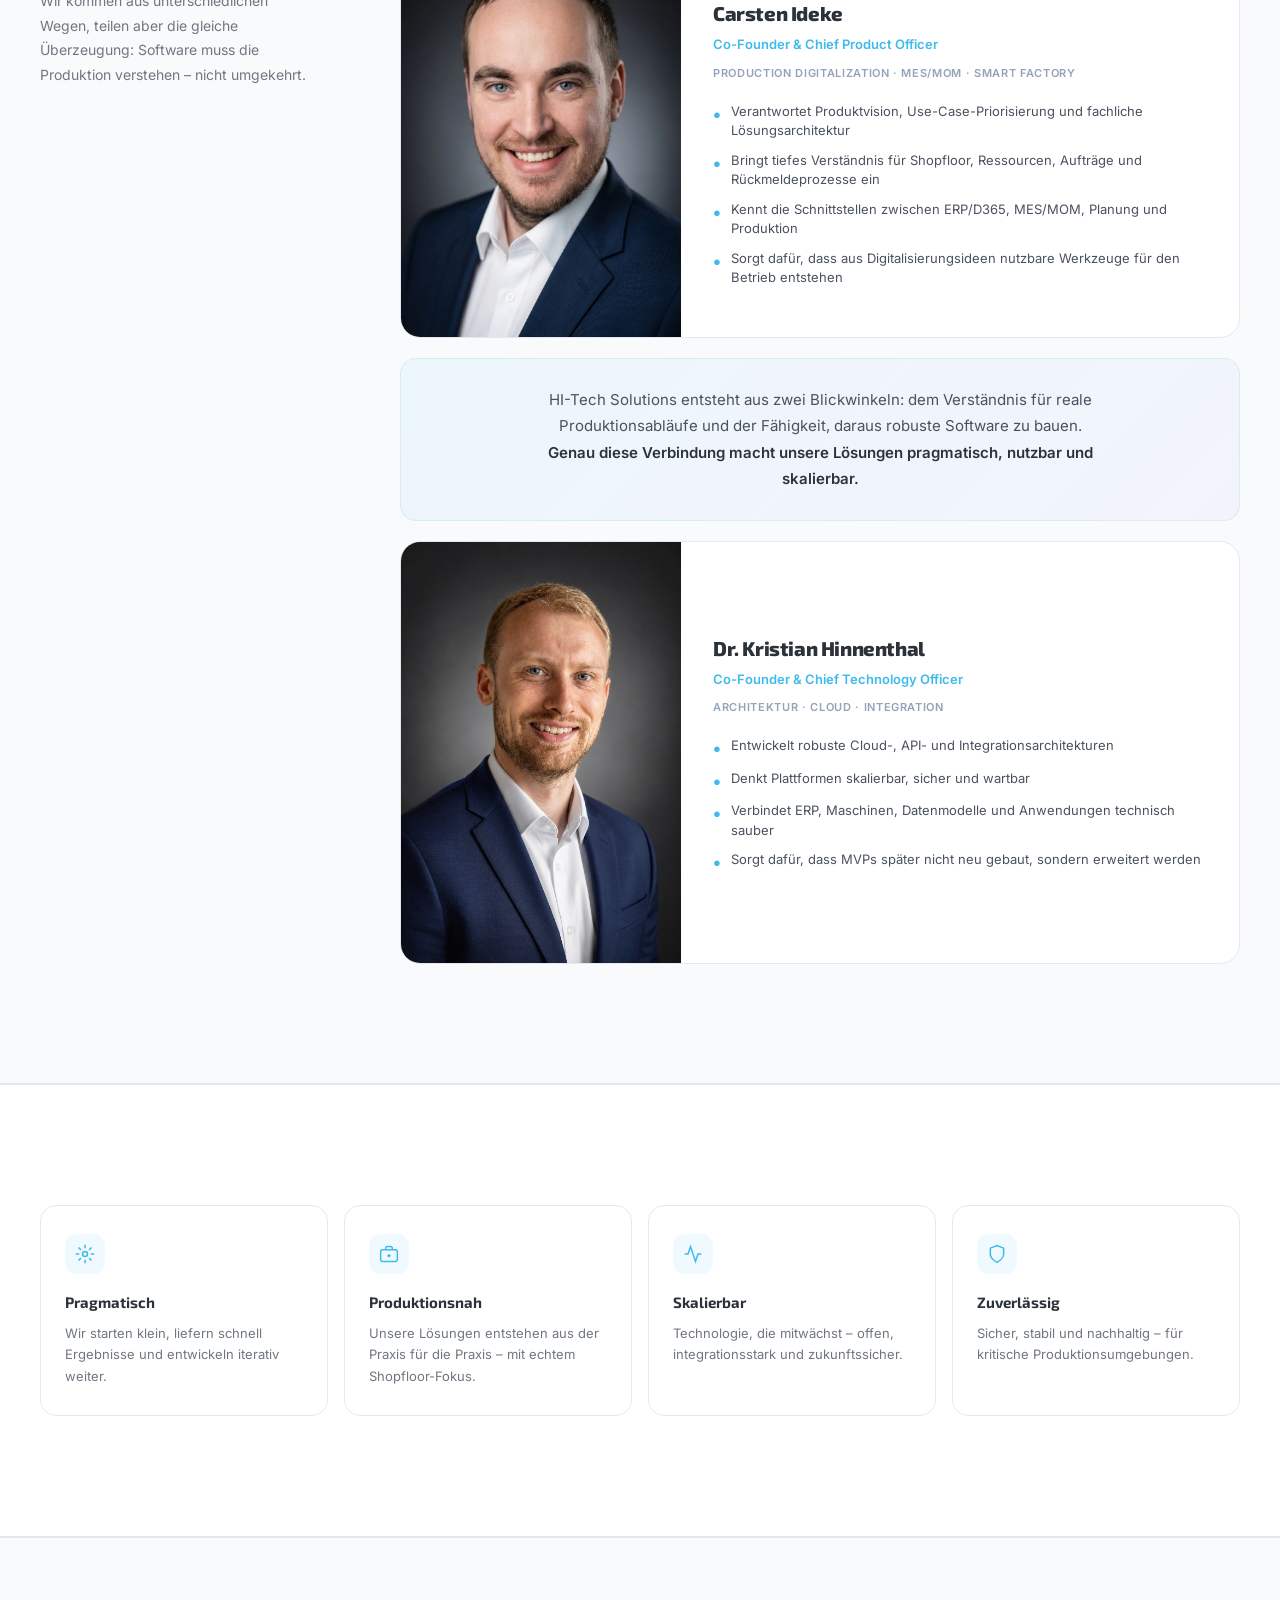
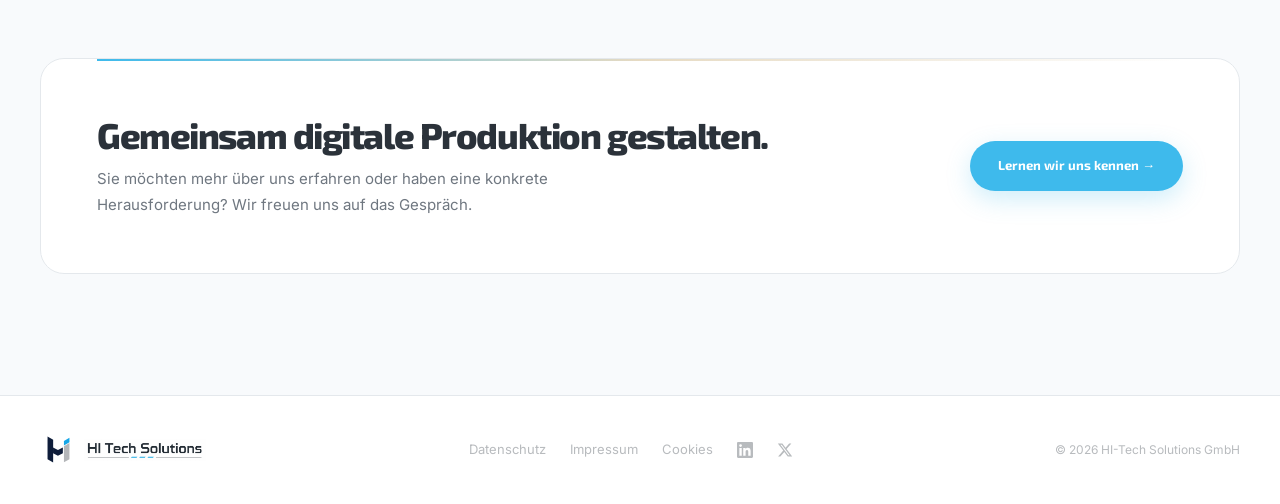
<file: ueber-uns.html>
<!doctype html>
<html lang="de">
<head>
  <meta charset="utf-8">
  <meta name="viewport" content="width=device-width, initial-scale=1">
  <title>Über uns | HI-Tech Solutions</title>
  <meta name="description" content="Wir verbinden Produktionsverständnis mit technischer Umsetzung. Lerne die Gründer von HI-Tech Solutions kennen.">
  <link rel="canonical" href="https://hitech-solutions.eu/ueber-uns.html">
  <link rel="icon" type="image/png" sizes="32x32" href="assets/logo.png">
  <link rel="apple-touch-icon" href="assets/apple-touch-icon.png">
  <link rel="manifest" href="/site.webmanifest">
  <meta name="theme-color" content="#2b323a">
  <meta property="og:type" content="website">
  <meta property="og:url" content="https://hitech-solutions.eu/ueber-uns.html">
  <meta property="og:title" content="Über uns | HI-Tech Solutions">
  <meta property="og:description" content="Lerne die Gründer von HI-Tech Solutions kennen – Produktionsverständnis trifft technische Umsetzung.">
  <meta property="og:image" content="https://hitech-solutions.eu/assets/abstract-smart-factory.png">
  <meta property="og:locale" content="de_DE">
  <meta property="og:site_name" content="HI-Tech Solutions">
  <meta name="twitter:card" content="summary_large_image">
  <meta name="twitter:title" content="Über uns | HI-Tech Solutions">
  <meta name="twitter:description" content="Lerne die Gründer von HI-Tech Solutions kennen – Produktionsverständnis trifft technische Umsetzung.">
  <meta name="twitter:image" content="https://hitech-solutions.eu/assets/abstract-smart-factory.png">
  <link rel="preload" as="font" type="font/woff2" href="assets/fonts/inter-normal-latin.woff2" crossorigin>
  <link rel="preload" as="font" type="font/woff2" href="assets/fonts/exo2-normal-latin.woff2" crossorigin>
  <link rel="stylesheet" href="assets/fonts/fonts.css">
  <link rel="stylesheet" href="css/auth.css">
  <link rel="stylesheet" href="css/style.css">
  <script src="js/auth.js?v=20260629"></script>
  <script src="js/footer.js?v=20260624" defer></script>
  <script src="js/navbar.js?v=20260624" defer></script>
</head>
<body>

<!-- ══ HEADER ══ -->
<hitech-navbar></hitech-navbar>

<!-- ══ HERO ══ -->
<section class="hero-section">
  <div class="wrap">
    <div id="hero-grid" class="hero-layout">
      <div>
        <p class="hero-badge-container">
          <span class="hero-badge-pulse"></span>
          Über uns
        </p>
        <h1 class="hero-title">
          Die Geschichte hinter<br>
          <em>HI-Tech Solutions.</em>
        </h1>
        <p class="hero-lead">
          Wir verbinden Produktionsverständnis mit technischer Umsetzung und entwickeln pragmatische digitale Lösungen, die in der Fertigung wirklich einen Unterschied machen.
        </p>
      </div>
      <div id="hero-visual" class="hero-visual">
        <picture>
          <source srcset="assets/abstract-smart-factory.webp" type="image/webp">
          <img src="assets/abstract-smart-factory.png" alt="Smart Factory" width="1254" height="1254" class="about-hero-img">
        </picture>
      </div>
    </div>
  </div>
</section>

<!-- ══ GESCHICHTE ══ -->
<section class="sec journey-section">
  <div class="wrap">
    <div id="geschichte-grid" class="reveal">
      <div>
        <h2 class="section-title">Unsere Geschichte</h2>
        <p class="section-desc">HI-Tech Solutions entstand aus der Überzeugung, dass Produktionsunternehmen pragmatische, wirkungsvolle Digitalisierung brauchen – statt überdimensionierter Theorieprojekte.</p>
      </div>
      <div id="timeline" class="stagger">
        <div class="timeline-step">
          <span class="timeline-num">01</span>
          <div class="timeline-icon">
            <svg xmlns="http://www.w3.org/2000/svg" width="18" height="18" viewBox="0 0 24 24" fill="none" stroke="#f59e0b" stroke-width="2" stroke-linecap="round" stroke-linejoin="round"><path d="M15 14c.2-1 .7-1.7 1.5-2.5 1-.9 1.5-2.2 1.5-3.5A5 5 0 0 0 8 8c0 1 .3 2.2 1.5 3.5.7.7 1.3 1.5 1.5 2.5"/><line x1="9" y1="18" x2="15" y2="18"/><line x1="10" y1="22" x2="14" y2="22"/></svg>
          </div>
          <strong>Idee</strong>
          <p>Aus vielen Gesprächen in der Praxis entstand eine einfache Erkenntnis: Die Praxis braucht pragmatische Lösungen, die schnell Wirkung zeigen.</p>
        </div>
        <div class="timeline-step">
          <span class="timeline-num">02</span>
          <div class="timeline-icon">
            <svg xmlns="http://www.w3.org/2000/svg" width="18" height="18" viewBox="0 0 24 24" fill="none" stroke="#3ebaec" stroke-width="2" stroke-linecap="round" stroke-linejoin="round"><rect x="2" y="7" width="20" height="14" rx="2" ry="2"/><path d="M16 21V5a2 2 0 0 0-2-2h-4a2 2 0 0 0-2 2v16"/></svg>
          </div>
          <strong>Erste Projekte</strong>
          <p>Wir starten mit ersten Projekten, liefern messbare Ergebnisse und beweisen, dass kleine Schritte in wenigen Wochen Mehrwert bringen.</p>
        </div>
        <div class="timeline-step">
          <span class="timeline-num">03</span>
          <div class="timeline-icon">
            <svg xmlns="http://www.w3.org/2000/svg" width="18" height="18" viewBox="0 0 24 24" fill="none" stroke="#6366f1" stroke-width="2" stroke-linecap="round" stroke-linejoin="round"><polygon points="12 2 2 7 12 12 22 7 12 2"/><polyline points="2 17 12 22 22 17"/><polyline points="2 12 12 17 22 12"/></svg>
          </div>
          <strong>Plattform-Ansatz</strong>
          <p>Aus den Projekten wuchs unser modularer Lösungsansatz für Produktionssteuerung – skalierbar, integrierbar und praxisbewährt.</p>
        </div>
        <div class="timeline-step">
          <span class="timeline-num">04</span>
          <div class="timeline-icon">
            <svg xmlns="http://www.w3.org/2000/svg" width="18" height="18" viewBox="0 0 24 24" fill="none" stroke="#10b981" stroke-width="2" stroke-linecap="round" stroke-linejoin="round"><polyline points="23 6 13.5 15.5 8.5 10.5 1 18"/><polyline points="17 6 23 6 23 12"/></svg>
          </div>
          <strong>Heute</strong>
          <p>Heute unterstützen wir Fertigungsunternehmen dabei, ihre Produktion transparenter, effizienter und nachhaltiger aufzustellen – jeden Tag.</p>
        </div>
      </div>
    </div>
  </div>
</section>

<!-- ══ GRÜNDER ══ -->
<!-- ══ GRÜNDER ══ -->
<section class="sec sec-bg-light sec-border-bottom">
  <div class="wrap">
    <div id="gruender-grid">
      <div class="reveal">
        <h2 class="section-title">Die Gründer</h2>
        <p class="section-desc">Wir kommen aus unterschiedlichen Wegen, teilen aber die gleiche Überzeugung: Software muss die Produktion verstehen – nicht umgekehrt.</p>
      </div>
      <div id="founder-cards" class="stagger">

        <!-- Carsten -->
        <div class="founder-card">
          <picture>
            <source srcset="assets/carsten.webp" type="image/webp">
            <img src="assets/carsten.JPG" alt="Carsten Ideke" class="founder-photo" loading="lazy">
          </picture>
          <div class="founder-info">
            <h3 class="founder-name">Carsten Ideke</h3>
            <p class="founder-title">Co-Founder &amp; Chief Product Officer</p>
            <p class="founder-tags">Production Digitalization · MES/MOM · Smart Factory</p>
            <ul class="founder-list">
              <li><span>●</span>Verantwortet Produktvision, Use-Case-Priorisierung und fachliche Lösungsarchitektur</li>
              <li><span>●</span>Bringt tiefes Verständnis für Shopfloor, Ressourcen, Aufträge und Rückmeldeprozesse ein</li>
              <li><span>●</span>Kennt die Schnittstellen zwischen ERP/D365, MES/MOM, Planung und Produktion</li>
              <li><span>●</span>Sorgt dafür, dass aus Digitalisierungsideen nutzbare Werkzeuge für den Betrieb entstehen</li>
            </ul>
          </div>
        </div>

        <!-- Verbindungstext -->
        <div class="founder-connector-card">
          <p>
            HI-Tech Solutions entsteht aus zwei Blickwinkeln: dem Verständnis für reale Produktionsabläufe und der Fähigkeit, daraus robuste Software zu bauen.<br>
            <strong>Genau diese Verbindung macht unsere Lösungen pragmatisch, nutzbar und skalierbar.</strong>
          </p>
        </div>

        <!-- Kristian -->
        <div class="founder-card">
          <picture>
            <source srcset="assets/kristian.jpg" type="image/webp">
            <img src="assets/kristian.JPG" alt="Kristian Hinnenthal" class="founder-photo" loading="lazy">
          </picture>
          <div class="founder-info">
            <h3 class="founder-name">Dr. Kristian Hinnenthal</h3>
            <p class="founder-title">Co-Founder &amp; Chief Technology Officer</p>
            <p class="founder-tags">Architektur · Cloud · Integration</p>
            <ul class="founder-list">
              <li><span>●</span>Entwickelt robuste Cloud-, API- und Integrationsarchitekturen</li>
              <li><span>●</span>Denkt Plattformen skalierbar, sicher und wartbar</li>
              <li><span>●</span>Verbindet ERP, Maschinen, Datenmodelle und Anwendungen technisch sauber</li>
              <li><span>●</span>Sorgt dafür, dass MVPs später nicht neu gebaut, sondern erweitert werden</li>
            </ul>
          </div>
        </div>

      </div>
    </div>
  </div>
</section>

<!-- ══ WERTE ══ -->
<section class="sec sec-bg-white sec-border-bottom">
  <div class="wrap">
    <div id="values-grid" class="stagger">
      <div class="value-card">
        <div class="value-card-icon">
          <svg width="20" height="20" fill="none" stroke="#3ebaec" stroke-width="1.8" viewBox="0 0 24 24"><circle cx="12" cy="12" r="3"/><path d="M12 1v4M12 19v4M4.22 4.22l2.83 2.83M16.95 16.95l2.83 2.83M1 12h4M19 12h4M4.22 19.78l2.83-2.83M16.95 7.05l2.83-2.83"/></svg>
        </div>
        <h3>Pragmatisch</h3>
        <p>Wir starten klein, liefern schnell Ergebnisse und entwickeln iterativ weiter.</p>
      </div>
      <div class="value-card">
        <div class="value-card-icon">
          <svg width="20" height="20" fill="none" stroke="#3ebaec" stroke-width="1.8" viewBox="0 0 24 24"><rect x="2" y="7" width="20" height="14" rx="2"/><path d="M16 7V5a2 2 0 0 0-2-2h-4a2 2 0 0 0-2 2v2M12 12v4M10 14h4"/></svg>
        </div>
        <h3>Produktionsnah</h3>
        <p>Unsere Lösungen entstehen aus der Praxis für die Praxis – mit echtem Shopfloor-Fokus.</p>
      </div>
      <div class="value-card">
        <div class="value-card-icon">
          <svg width="20" height="20" fill="none" stroke="#3ebaec" stroke-width="1.8" viewBox="0 0 24 24"><polyline points="22 12 18 12 15 21 9 3 6 12 2 12"/></svg>
        </div>
        <h3>Skalierbar</h3>
        <p>Technologie, die mitwächst – offen, integrationsstark und zukunftssicher.</p>
      </div>
      <div class="value-card">
        <div class="value-card-icon">
          <svg width="20" height="20" fill="none" stroke="#3ebaec" stroke-width="1.8" viewBox="0 0 24 24"><path d="M12 22s8-4 8-10V5l-8-3-8 3v7c0 6 8 10 8 10z"/></svg>
        </div>
        <h3>Zuverlässig</h3>
        <p>Sicher, stabil und nachhaltig – für kritische Produktionsumgebungen.</p>
      </div>
    </div>
  </div>
</section>

<!-- ══ CTA ══ -->
<section class="sec sec-bg-light">
  <div class="wrap">
    <div class="reveal cta-panel">
      <div class="cta-panel-glow"></div>
      <div>
        <h2>Gemeinsam digitale Produktion gestalten.</h2>
        <p>Sie möchten mehr über uns erfahren oder haben eine konkrete Herausforderung? Wir freuen uns auf das Gespräch.</p>
      </div>
      <div class="cta-panel-actions">
        <a href="index.html#kontakt" class="contact-btn">
          Lernen wir uns kennen →
        </a>
      </div>
    </div>
  </div>
</section>

<!-- ══ FOOTER ══ -->
<hitech-footer></hitech-footer>

<script>
(function(){
  // Reveal on scroll
  const items = document.querySelectorAll('.reveal, .stagger');
  if ('IntersectionObserver' in window) {
    const obs = new IntersectionObserver((entries, o) => {
      entries.forEach(e => {
        if (!e.isIntersecting) return;
        e.target.classList.add('in');
        o.unobserve(e.target);
      });
    }, { threshold: 0.06, rootMargin: '0px 0px -60px 0px' });
    items.forEach(el => obs.observe(el));
  } else {
    items.forEach(el => el.classList.add('in'));
  }

})();
</script>

<!-- ══ COOKIE BANNER ══ -->
<div id="cookie-banner" class="cookie-banner">
  <div class="cookie-banner-layout">
    <p>
      Diese Website verwendet ausschließlich technisch notwendige Cookies. Keine Analyse, kein Tracking.
      <a href="cookies.html">Mehr erfahren</a>
    </p>
    <button id="cookie-ok" class="cookie-btn-ok">Verstanden</button>
  </div>
</div>
<script>
(function(){
  if(!localStorage.getItem('cookie-ok')){
    document.getElementById('cookie-banner').style.display='block';
    document.getElementById('cookie-ok').addEventListener('click',function(){
      localStorage.setItem('cookie-ok','1');
      document.getElementById('cookie-banner').style.display='none';
    });
  }
})();
</script></body>
</html>
</file>
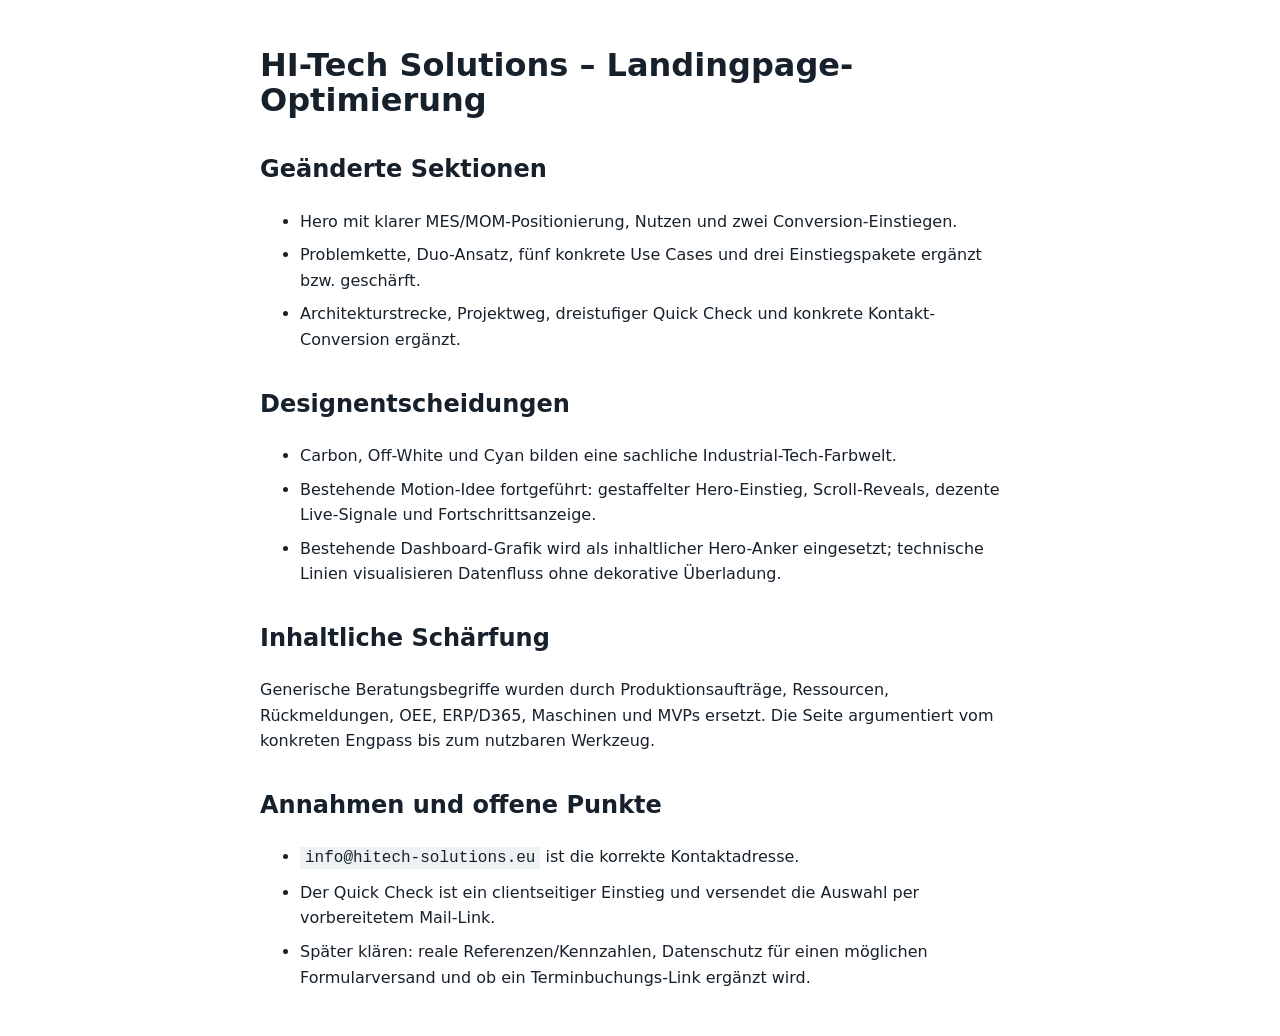
<file: docs/implementation-notes-hi-tech-landingpage-optimization.html>
<!doctype html>
<html lang="de"><head><meta charset="utf-8"><title>Implementation Notes – HI-Tech Solutions</title><style>body{max-width:760px;margin:48px auto;padding:0 20px;font:16px/1.6 system-ui;color:#17212b}h1{line-height:1.1}h2{margin-top:32px}li{margin:8px 0}code{background:#edf2f2;padding:2px 5px}</style></head>
<body><h1>HI-Tech Solutions – Landingpage-Optimierung</h1>
<h2>Geänderte Sektionen</h2><ul><li>Hero mit klarer MES/MOM-Positionierung, Nutzen und zwei Conversion-Einstiegen.</li><li>Problemkette, Duo-Ansatz, fünf konkrete Use Cases und drei Einstiegspakete ergänzt bzw. geschärft.</li><li>Architekturstrecke, Projektweg, dreistufiger Quick Check und konkrete Kontakt-Conversion ergänzt.</li></ul>
<h2>Designentscheidungen</h2><ul><li>Carbon, Off-White und Cyan bilden eine sachliche Industrial-Tech-Farbwelt.</li><li>Bestehende Motion-Idee fortgeführt: gestaffelter Hero-Einstieg, Scroll-Reveals, dezente Live-Signale und Fortschrittsanzeige.</li><li>Bestehende Dashboard-Grafik wird als inhaltlicher Hero-Anker eingesetzt; technische Linien visualisieren Datenfluss ohne dekorative Überladung.</li></ul>
<h2>Inhaltliche Schärfung</h2><p>Generische Beratungsbegriffe wurden durch Produktionsaufträge, Ressourcen, Rückmeldungen, OEE, ERP/D365, Maschinen und MVPs ersetzt. Die Seite argumentiert vom konkreten Engpass bis zum nutzbaren Werkzeug.</p>
<h2>Annahmen und offene Punkte</h2><ul><li><code>info@hitech-solutions.eu</code> ist die korrekte Kontaktadresse.</li><li>Der Quick Check ist ein clientseitiger Einstieg und versendet die Auswahl per vorbereitetem Mail-Link.</li><li>Später klären: reale Referenzen/Kennzahlen, Datenschutz für einen möglichen Formularversand und ob ein Terminbuchungs-Link ergänzt wird.</li></ul></body></html>
</file>
<file: assets/fonts/fonts.css>
/* Exo 2 — normal, 400–800, latin-ext */
@font-face {
  font-family: 'Exo 2';
  font-style: normal;
  font-weight: 400 800;
  font-display: swap;
  src: url('exo2-normal-latin-ext.woff2') format('woff2');
  unicode-range: U+0100-02BA, U+02BD-02C5, U+02C7-02CC, U+02CE-02D7, U+02DD-02FF, U+0304, U+0308, U+0329, U+1D00-1DBF, U+1E00-1E9F, U+1EF2-1EFF, U+2020, U+20A0-20AB, U+20AD-20C0, U+2113, U+2C60-2C7F, U+A720-A7FF;
}
/* Exo 2 — normal, 400–800, latin */
@font-face {
  font-family: 'Exo 2';
  font-style: normal;
  font-weight: 400 800;
  font-display: swap;
  src: url('exo2-normal-latin.woff2') format('woff2');
  unicode-range: U+0000-00FF, U+0131, U+0152-0153, U+02BB-02BC, U+02C6, U+02DA, U+02DC, U+0304, U+0308, U+0329, U+2000-206F, U+20AC, U+2122, U+2191, U+2193, U+2212, U+2215, U+FEFF, U+FFFD;
}
/* Exo 2 — italic 800, latin-ext */
@font-face {
  font-family: 'Exo 2';
  font-style: italic;
  font-weight: 800;
  font-display: swap;
  src: url('exo2-italic800-latin-ext.woff2') format('woff2');
  unicode-range: U+0100-02BA, U+02BD-02C5, U+02C7-02CC, U+02CE-02D7, U+02DD-02FF, U+0304, U+0308, U+0329, U+1D00-1DBF, U+1E00-1E9F, U+1EF2-1EFF, U+2020, U+20A0-20AB, U+20AD-20C0, U+2113, U+2C60-2C7F, U+A720-A7FF;
}
/* Exo 2 — italic 800, latin */
@font-face {
  font-family: 'Exo 2';
  font-style: italic;
  font-weight: 800;
  font-display: swap;
  src: url('exo2-italic800-latin.woff2') format('woff2');
  unicode-range: U+0000-00FF, U+0131, U+0152-0153, U+02BB-02BC, U+02C6, U+02DA, U+02DC, U+0304, U+0308, U+0329, U+2000-206F, U+20AC, U+2122, U+2191, U+2193, U+2212, U+2215, U+FEFF, U+FFFD;
}
/* Inter — normal, 400–600, latin-ext */
@font-face {
  font-family: 'Inter';
  font-style: normal;
  font-weight: 400 600;
  font-display: swap;
  src: url('inter-normal-latin-ext.woff2') format('woff2');
  unicode-range: U+0100-02BA, U+02BD-02C5, U+02C7-02CC, U+02CE-02D7, U+02DD-02FF, U+0304, U+0308, U+0329, U+1D00-1DBF, U+1E00-1E9F, U+1EF2-1EFF, U+2020, U+20A0-20AB, U+20AD-20C0, U+2113, U+2C60-2C7F, U+A720-A7FF;
}
/* Inter — normal, 400–600, latin */
@font-face {
  font-family: 'Inter';
  font-style: normal;
  font-weight: 400 600;
  font-display: swap;
  src: url('inter-normal-latin.woff2') format('woff2');
  unicode-range: U+0000-00FF, U+0131, U+0152-0153, U+02BB-02BC, U+02C6, U+02DA, U+02DC, U+0304, U+0308, U+0329, U+2000-206F, U+20AC, U+2122, U+2191, U+2193, U+2212, U+2215, U+FEFF, U+FFFD;
}
</file>
<file: css/auth.css>
html.auth-locked {
  overflow: hidden;
}

html.auth-locked body {
  visibility: hidden;
}

#auth-overlay {
  position: fixed;
  inset: 0;
  z-index: 9999;
  display: flex;
  align-items: center;
  justify-content: center;
  background: rgba(246, 248, 250, 0.92);
  backdrop-filter: blur(12px);
  -webkit-backdrop-filter: blur(12px);
  visibility: visible !important;
}

#auth-box {
  background: #ffffff;
  border: 1px solid #e4e8ec;
  border-radius: 16px;
  padding: 48px 40px 40px;
  width: 100%;
  max-width: 380px;
  box-shadow: 0 8px 40px rgba(43, 50, 58, 0.10);
  display: flex;
  flex-direction: column;
  align-items: center;
  gap: 20px;
}

#auth-logo {
  height: 36px;
  width: auto;
}

#auth-hint {
  font-family: 'Inter', sans-serif;
  font-size: 14px;
  color: #6f7780;
  text-align: center;
  margin: 0;
}

#auth-form {
  width: 100%;
  display: flex;
  flex-direction: column;
  gap: 12px;
}

#auth-input {
  width: 100%;
  padding: 12px 16px;
  border: 1.5px solid #e4e8ec;
  border-radius: 8px;
  font-family: 'Inter', sans-serif;
  font-size: 15px;
  color: #2b323a;
  background: #f6f8fa;
  outline: none;
  transition: border-color 0.2s;
}

#auth-input:focus {
  border-color: #3ebaec;
  background: #ffffff;
}

#auth-form button {
  width: 100%;
  padding: 12px;
  background: #3ebaec;
  color: #ffffff;
  border: none;
  border-radius: 8px;
  font-family: 'Inter', sans-serif;
  font-size: 15px;
  font-weight: 600;
  cursor: pointer;
  transition: background 0.2s, transform 0.1s;
}

#auth-form button:hover {
  background: #2aa8d8;
}

#auth-form button:active {
  transform: scale(0.98);
}

#auth-error {
  font-family: 'Inter', sans-serif;
  font-size: 13px;
  color: #e53e3e;
  text-align: center;
  margin: 0;
}

@keyframes auth-shake {
  0%, 100% { transform: translateX(0); }
  20%, 60% { transform: translateX(-6px); }
  40%, 80% { transform: translateX(6px); }
}

.auth-shake {
  animation: auth-shake 0.4s ease;
}

#auth-lockout {
  font-family: 'Inter', sans-serif;
  font-size: 14px;
  color: #6f7780;
  text-align: center;
  margin: 0;
}

#auth-lockout strong {
  color: #e53e3e;
  font-variant-numeric: tabular-nums;
}

@media (max-width: 440px) {
  #auth-box {
    margin: 16px;
    padding: 36px 24px 32px;
  }
}
</file>
<file: css/style.css>
:root {
  /* Colors */
  --color-bg: #f6f8fa;
  --color-bg-light: #f8fafc;
  --color-card-bg: #ffffff;
  --color-text: #2b323a;
  --color-text-muted: #6f7780;
  --color-text-light: #b8bbbe;
  
  --color-primary: #3ebaec;
  --color-primary-rgb: 62, 186, 236;
  --color-indigo: #6366F1;
  --color-emerald: #10b981;
  
  --color-border: #e4e8ec;
  --color-border-hover: #3ebaec;
  
  /* Fonts */
  --font-sans: 'Inter', sans-serif;
  --font-display: 'Exo 2', sans-serif;
  
  /* Transitions */
  --transition-fast: all 0.2s ease;
  --transition-normal: all 0.3s cubic-bezier(.16,1,.3,1);
  --transition-slow: all 0.4s cubic-bezier(.16,1,.3,1);
  --transition-reveal: opacity 1s cubic-bezier(.22,1,.36,1), transform 1s cubic-bezier(.22,1,.36,1);
}

/* ══ keyframes ══ */
@keyframes pulse {
  0%, 100% { box-shadow: 0 0 0 0 rgba(var(--color-primary-rgb), 0.45); }
  70% { box-shadow: 0 0 0 8px transparent; }
}
@keyframes floatY {
  0%, 100% { transform: translateY(0); }
  50% { transform: translateY(-8px); }
}
@keyframes heroIn {
  from { opacity: 0; transform: translateY(24px); }
  to { opacity: 1; transform: none; }
}

/* ══ Reset & Base ══ */
* {
  box-sizing: border-box;
  margin: 0;
  padding: 0;
}
html {
  scroll-behavior: smooth;
}
body {
  background: var(--color-bg);
  color: var(--color-text);
  font-family: var(--font-sans);
  font-size: 15px;
  line-height: 1.65;
  -webkit-font-smoothing: antialiased;
  overflow-x: hidden;
}
a {
  color: inherit;
  text-decoration: none;
}
::selection {
  background: rgba(var(--color-primary-rgb), 0.2);
}

/* ══ Utilities ══ */
.wrap {
  width: min(1200px, 100% - 80px);
  margin-inline: auto;
}
.sec {
  padding: 120px 0;
  border-top: 1px solid var(--color-border);
}

/* ══ Animations ══ */
.reveal {
  opacity: 0;
  transform: translateY(40px) scale(0.97);
  transition: var(--transition-reveal);
  will-change: transform, opacity;
}
.reveal.in {
  opacity: 1;
  transform: none;
}

.stagger > * {
  opacity: 0;
  transform: translateY(24px) scale(0.985);
  transition: opacity .7s cubic-bezier(.22,1,.36,1), transform .7s cubic-bezier(.22,1,.36,1);
  will-change: transform, opacity;
}
.stagger.in > * {
  opacity: 1;
  transform: none;
}
.stagger.in > *:nth-child(2) { transition-delay: 90ms; }
.stagger.in > *:nth-child(3) { transition-delay: 180ms; }
.stagger.in > *:nth-child(4) { transition-delay: 270ms; }
.stagger.in > *:nth-child(5) { transition-delay: 360ms; }
.stagger.in > *:nth-child(n+6) { transition-delay: 450ms; }

.hi {
  opacity: 0;
  transform: translateY(22px) scale(0.98);
  animation: heroIn 1s cubic-bezier(.22, 1, .36, 1) forwards;
}
.d1 { animation-delay: .06s; }
.d2 { animation-delay: .16s; }
.d3 { animation-delay: .26s; }
.d4 { animation-delay: .38s; }
.d5 { animation-delay: .5s; }
.d6 { animation-delay: .62s; }

/* ══ Header & Navigation ══ */
.scroll-progress-container {
  position: fixed;
  inset: 0 0 auto;
  height: 3px;
  z-index: 200;
  pointer-events: none;
}
#progress-bar {
  display: block;
  width: 0%;
  height: 100%;
  background: linear-gradient(90deg, var(--color-primary), var(--color-indigo));
}
.site-header {
  position: sticky;
  top: 0;
  z-index: 100;
  background: rgba(255, 255, 255, .95);
  backdrop-filter: blur(20px);
  border-bottom: 1px solid var(--color-border);
}
.site-header .nav-container {
  width: min(1200px, 100% - 80px);
  margin-inline: auto;
  height: 80px;
  display: flex;
  align-items: center;
  justify-content: space-between;
  gap: 40px;
}
.site-header .logo-link {
  display: flex;
  align-items: center;
  gap: 10px;
  flex-shrink: 0;
}
.site-header .logo-img-symbol {
  height: 44px;
  width: auto;
  object-fit: contain;
  mix-blend-mode: multiply;
}
.site-header .logo-img-text {
  height: 28px;
  width: auto;
  object-fit: contain;
  mix-blend-mode: multiply;
}
.site-header #nav-toggle {
  display: none;
  background: transparent;
  border: 0;
  cursor: pointer;
  padding: 8px;
  flex-direction: column;
  gap: 5px;
  flex-shrink: 0;
}
.site-header #nav-toggle span {
  display: block;
  width: 20px;
  height: 1.5px;
  background: var(--color-text);
}
.site-header #nav-toggle span:last-child {
  width: 14px;
}
.site-header #site-nav {
  display: flex;
  align-items: center;
  gap: 28px;
}
.site-header .nav-cta {
  font-size: 13px;
  font-weight: 700;
  color: var(--color-text);
  padding: 10px 22px;
  border: 1.5px solid var(--color-primary);
  border-radius: 999px;
  transition: var(--transition-normal);
  white-space: nowrap;
}
.site-header .nav-cta:hover {
  background: var(--color-primary);
  color: #fff;
  box-shadow: 0 4px 12px rgba(var(--color-primary-rgb), 0.25);
}

/* ══ Hero Section ══ */
.hero-section {
  position: relative;
  overflow: hidden;
  background: #ffffff;
  min-height: calc(100svh - 80px);
}
.hero-grid-pattern {
  position: absolute;
  inset: 0;
  background-image: linear-gradient(rgba(62,186,236,.055) 1px,transparent 1px), linear-gradient(90deg,rgba(62,186,236,.055) 1px,transparent 1px);
  background-size: 40px 40px;
  mask-image: linear-gradient(160deg, rgba(0,0,0,.8) 20%, rgba(0,0,0,.1) 70%, transparent);
  pointer-events: none;
}
.hero-glow-1 {
  position: absolute;
  width: 600px;
  height: 600px;
  top: -200px;
  left: -120px;
  background: radial-gradient(circle, rgba(62,186,236,.09), transparent 65%);
  filter: blur(60px);
  pointer-events: none;
}
.hero-glow-2 {
  position: absolute;
  width: 480px;
  height: 480px;
  top: 15%;
  right: -160px;
  background: radial-gradient(circle, rgba(99,102,241,.07), transparent 65%);
  filter: blur(70px);
  pointer-events: none;
}
.hero-layout {
  display: grid;
  grid-template-columns: 1.1fr 0.9fr;
  align-items: center;
  gap: 72px;
  padding: 80px 0 64px;
  position: relative;
  z-index: 1;
  min-height: calc(100svh - 160px);
}
.hero-badge-container {
  display: inline-flex;
  align-items: center;
  gap: 8px;
  font-size: 11px;
  font-weight: 600;
  letter-spacing: .12em;
  text-transform: uppercase;
  color: var(--color-primary);
  margin-bottom: 20px;
}
.hero-badge-pulse {
  width: 7px;
  height: 7px;
  background: var(--color-primary);
  border-radius: 50%;
  animation: pulse 2.2s infinite;
  flex-shrink: 0;
}
.hero-brand {
  font-family: var(--font-display);
  font-size: 11px;
  font-weight: 700;
  letter-spacing: .13em;
  text-transform: uppercase;
  color: var(--color-text-light);
  margin-bottom: 14px;
}
.hero-title {
  font-family: var(--font-display);
  font-size: clamp(34px, 4.5vw, 58px);
  font-weight: 800;
  line-height: 1.06;
  letter-spacing: -0.04em;
  margin-bottom: 24px;
  color: var(--color-text);
}
.hero-title em {
  font-style: normal;
  color: var(--color-primary);
}
.hero-lead {
  font-size: clamp(15px, 1.5vw, 17px);
  line-height: 1.75;
  color: var(--color-text-muted);
  max-width: 520px;
  margin-bottom: 12px;
}
.hero-subtags {
  font-size: 12px;
  letter-spacing: .03em;
  color: var(--color-text-light);
  margin-bottom: 36px;
}
.hero-actions {
  display: flex;
  gap: 16px;
  align-items: center;
  flex-wrap: wrap;
}
.hero-visual {
  position: relative;
  max-width: 520px;
  justify-self: end;
  width: 100%;
}
.hero-visual-glow {
  position: absolute;
  inset: -32px;
  background: radial-gradient(ellipse at 50% 50%, rgba(62,186,236,.1), transparent 68%);
  filter: blur(24px);
  pointer-events: none;
}
.hero-visual img {
  display: block;
  width: 100%;
  height: auto;
  border: 1px solid var(--color-border);
  border-radius: 18px;
  box-shadow: 0 20px 48px rgba(43,50,58,.1), 0 4px 12px rgba(43,50,58,.06);
  position: relative;
  background: #fff;
}
.hero-float-card {
  position: absolute;
  display: flex;
  gap: 10px;
  align-items: center;
  padding: 10px 14px;
  background: #fff;
  border: 1px solid var(--color-border);
  border-radius: 12px;
  box-shadow: 0 8px 24px rgba(43,50,58,.1);
}
.hero-float-card.top {
  top: 10%;
  right: -6%;
  animation: floatY 5s ease-in-out infinite;
}
.hero-float-card.bottom {
  bottom: 12%;
  left: -6%;
  animation: floatY 5s 1.5s ease-in-out infinite;
}
.hero-float-card-icon {
  color: var(--color-primary);
  font-size: 16px;
  font-weight: 700;
  line-height: 1;
}
.hero-float-card-dot {
  width: 8px;
  height: 8px;
  background: var(--color-emerald);
  border-radius: 50%;
  animation: pulse 2s infinite;
  flex-shrink: 0;
}
.hero-float-card strong {
  display: block;
  font-size: 11px;
  color: var(--color-text);
}
.hero-float-card small {
  display: block;
  font-size: 9px;
  color: var(--color-text-light);
  margin-top: 2px;
}

/* ══ Trust Strip ══ */
.trust-strip-container {
  position: relative;
  z-index: 1;
  border-top: 1px solid var(--color-border);
  background: #fff;
}
.trust-strip-layout {
  height: 56px;
  display: flex;
  align-items: center;
  justify-content: center;
  flex-wrap: wrap;
  gap: 12px 36px;
}
.trust-item {
  font-size: 10px;
  font-weight: 600;
  letter-spacing: .08em;
  text-transform: uppercase;
  color: var(--color-text-light);
  line-height: 1;
}
.trust-dot {
  width: 4px;
  height: 4px;
  background: var(--color-primary);
  border-radius: 50%;
  flex-shrink: 0;
  transform: translateY(1px);
}

/* ══ Tech Logos Strip ══ */
.tech-logos-section {
  background: var(--color-bg-alt, #f6f8fa);
  border-top: 1px solid var(--color-border);
  border-bottom: 1px solid var(--color-border);
  padding: 20px 0;
  overflow: hidden;
}
.tech-logos-wrap {
  display: flex;
  flex-direction: column;
  gap: 12px;
}
.tech-logos-label {
  font-size: 10px;
  font-weight: 600;
  letter-spacing: .1em;
  text-transform: uppercase;
  color: var(--color-text-light);
  text-align: center;
}
.tech-logos-track-outer {
  overflow: hidden;
  mask-image: linear-gradient(to right, transparent 0%, #000 8%, #000 92%, transparent 100%);
  -webkit-mask-image: linear-gradient(to right, transparent 0%, #000 8%, #000 92%, transparent 100%);
}
.tech-logos-track {
  display: flex;
  gap: 12px;
  width: max-content;
  animation: logoScroll 28s linear infinite;
}
@media (prefers-reduced-motion: reduce) {
  .tech-logos-track { animation: none; }
}
@keyframes logoScroll {
  0%   { transform: translateX(0); }
  100% { transform: translateX(-50%); }
}
.tech-logo-pill {
  display: inline-flex;
  align-items: center;
  white-space: nowrap;
  padding: 7px 16px;
  border-radius: 100px;
  background: #fff;
  border: 1px solid var(--color-border);
  font-size: 12px;
  font-weight: 600;
  color: var(--color-text);
  letter-spacing: .02em;
  box-shadow: 0 1px 4px rgba(0,0,0,.06);
  transition: border-color .2s, box-shadow .2s;
}
.tech-logo-pill:hover {
  border-color: var(--color-primary);
  box-shadow: 0 2px 8px rgba(62,186,236,.18);
}

/* ══ Problem Section ══ */
.problem-section {
  background: var(--color-bg);
}
.problem-intro-grid {
  display: grid;
  grid-template-columns: 1fr 1fr;
  gap: 80px;
  align-items: end;
  margin-bottom: 64px;
}
.problem-intro-grid h2 {
  font-family: var(--font-display);
  font-size: clamp(26px, 3.2vw, 42px);
  font-weight: 800;
  line-height: 1.1;
  letter-spacing: -0.04em;
  color: var(--color-text);
}
.problem-intro-grid p {
  font-size: 16px;
  line-height: 1.75;
  color: var(--color-text-muted);
}
.friction-flow-container {
  display: flex;
  align-items: stretch;
  gap: 6px;
  margin-bottom: 52px;
}
.friction-card {
  flex: 1;
  padding: 22px 18px;
  border: 1px solid var(--color-border);
  border-radius: 14px;
  background: #fff;
  box-shadow: 0 2px 8px rgba(43, 50, 58, 0.04);
}
.friction-card.featured {
  border: 1.5px solid var(--color-primary);
  background: rgba(62, 186, 236, 0.04);
  box-shadow: 0 2px 12px rgba(62, 186, 236, 0.1);
}
.friction-card span {
  display: block;
  font-size: 10px;
  font-weight: 600;
  letter-spacing: .1em;
  color: var(--color-primary);
  margin-bottom: 12px;
}
.friction-card strong {
  display: block;
  font-family: var(--font-display);
  font-size: 14px;
  font-weight: 700;
  margin-bottom: 4px;
  color: var(--color-text);
}
.friction-card small {
  font-size: 11px;
  color: var(--color-text-light);
}
.friction-card.featured small {
  color: var(--color-text-muted);
}
.friction-arrow-container {
  display: flex;
  flex-direction: column;
  align-items: center;
  gap: 5px;
  padding-top: 22px;
  flex-shrink: 0;
  width: 60px;
}
.friction-arrow-container span:first-child {
  color: var(--color-primary);
  font-size: 14px;
  line-height: 1;
}
.friction-arrow-container span:last-child {
  font-size: 8px;
  font-weight: 600;
  text-align: center;
  color: #c1a368;
  line-height: 1.3;
  max-width: 54px;
}
.problem-conclusion {
  max-width: 620px;
  margin-left: auto;
}
.problem-conclusion p {
  font-size: 14px;
  line-height: 1.75;
  color: var(--color-text-muted);
  margin-bottom: 18px;
}
.problem-conclusion p strong {
  color: var(--color-text);
  font-weight: 600;
}
.problem-conclusion a {
  display: inline-flex;
  align-items: center;
  gap: 8px;
  font-size: 13px;
  font-weight: 700;
  color: var(--color-primary);
  transition: var(--transition-fast);
}
.problem-conclusion a:hover {
  gap: 12px;
}

/* ══ Ansatz Section (Duo-Ansatz) ══ */
.ansatz-section {
  background: #fff;
}
.ansatz-intro {
  max-width: 720px;
  margin-bottom: 56px;
}
.section-eyebrow {
  font-size: 11px;
  font-weight: 600;
  letter-spacing: .12em;
  text-transform: uppercase;
  color: var(--color-primary);
  margin-bottom: 14px;
}
.section-title {
  font-family: var(--font-display);
  font-size: clamp(26px, 3.2vw, 42px);
  font-weight: 800;
  line-height: 1.1;
  letter-spacing: -0.04em;
  margin-bottom: 16px;
  color: var(--color-text);
}
.section-title em {
  font-style: normal;
  color: var(--color-primary);
}
.section-desc {
  font-size: 16px;
  line-height: 1.75;
  color: var(--color-text-muted);
}

.approach-panels-container {
  display: grid;
  grid-template-columns: 1fr 160px 1fr;
  gap: 0;
  align-items: stretch;
}
.approach-panel {
  padding: 36px;
  background: var(--color-bg);
  border: 1px solid var(--color-border);
  display: flex;
  flex-direction: column;
}
.approach-panel.left {
  border-radius: 20px 0 0 20px;
  border-right: none;
}
.approach-panel.right {
  border-radius: 0 20px 20px 0;
  border-left: none;
}
.approach-panel-label {
  font-size: 10px;
  font-weight: 700;
  letter-spacing: .12em;
  text-transform: uppercase;
  margin-bottom: 28px;
}
.approach-panel.left .approach-panel-label {
  color: var(--color-primary);
}
.approach-panel.right .approach-panel-label {
  color: var(--color-indigo);
}
.approach-panel-header {
  display: flex;
  align-items: flex-start;
  gap: 18px;
  margin-bottom: 20px;
}
.approach-panel-icon-box {
  width: 56px;
  height: 56px;
  border-radius: 14px;
  display: grid;
  place-items: center;
  flex-shrink: 0;
  font-size: 26px;
}
.approach-panel.left .approach-panel-icon-box {
  background: rgba(62, 186, 236, 0.1);
  color: var(--color-primary);
}
.approach-panel.right .approach-panel-icon-box {
  background: rgba(99, 102, 241, 0.1);
  color: var(--color-indigo);
}
.approach-panel-header h3 {
  font-family: var(--font-display);
  font-size: 20px;
  font-weight: 700;
  letter-spacing: -0.03em;
  margin-bottom: 8px;
  color: var(--color-text);
}
.approach-panel-header p {
  font-size: 13px;
  line-height: 1.7;
  color: var(--color-text-muted);
}
.approach-panel-list {
  list-style: none;
  font-size: 13px;
  color: var(--color-text);
  margin-bottom: 24px;
  flex: 1;
}
.approach-panel-list li {
  display: flex;
  align-items: flex-start;
  gap: 10px;
  margin-bottom: 10px;
}
.approach-panel.left .approach-panel-list li span {
  color: var(--color-primary);
}
.approach-panel.right .approach-panel-list li span {
  color: var(--color-indigo);
}
.approach-panel-list li span {
  font-size: 15px;
  flex-shrink: 0;
}
.approach-panel-focus {
  padding: 12px 16px;
  background: #fff;
  border: 1px solid var(--color-border);
  border-radius: 10px;
  font-size: 13px;
  color: var(--color-text);
}
.approach-panel.left .approach-panel-focus span {
  color: var(--color-primary);
  font-weight: 700;
}
.approach-panel.right .approach-panel-focus span {
  color: var(--color-indigo);
  font-weight: 700;
}

.approach-connector {
  display: flex;
  flex-direction: column;
  align-items: center;
  justify-content: center;
  gap: 0;
  position: relative;
  z-index: 1;
}
.approach-connector-line {
  width: 1px;
  flex: 1;
}
.approach-connector-line.top {
  background: linear-gradient(to bottom, var(--color-border), rgba(62, 186, 236, 0.3));
}
.approach-connector-line.bottom {
  background: linear-gradient(to bottom, rgba(99, 102, 241, 0.3), var(--color-border));
}
.approach-connector-hub {
  width: 100px;
  height: 100px;
  border-radius: 50%;
  background: #fff;
  border: 1.5px solid var(--color-border);
  display: flex;
  flex-direction: column;
  align-items: center;
  justify-content: center;
  box-shadow: 0 4px 20px rgba(43, 50, 58, 0.06);
  flex-shrink: 0;
  text-align: center;
  padding: 12px;
}
.approach-connector-hub-symbols {
  font-size: 11px;
  line-height: 1.2;
  font-weight: 700;
  letter-spacing: 0.04em;
  color: var(--color-text-muted);
}
.approach-connector-hub-eq {
  font-size: 9px;
  color: var(--color-text-muted);
  margin: 3px 0;
}
.approach-connector-hub-text {
  font-family: var(--font-display);
  font-size: 10px;
  font-weight: 700;
  color: var(--color-text);
  line-height: 1.2;
}

.approach-conclusion-container {
  margin-top: 24px;
  padding: 32px 36px;
  background: linear-gradient(90deg, rgba(62, 186, 236, 0.06), rgba(99, 102, 241, 0.04));
  border: 1px solid rgba(62, 186, 236, 0.18);
  border-radius: 20px;
}
.approach-conclusion-header {
  display: flex;
  align-items: center;
  gap: 16px;
  margin-bottom: 24px;
}
.approach-conclusion-header span {
  display: inline-flex;
  align-items: center;
  justify-content: center;
  flex-shrink: 0;
}
.approach-conclusion-header p {
  font-family: var(--font-display);
  font-size: clamp(15px, 1.4vw, 18px);
  font-weight: 700;
  letter-spacing: -0.02em;
  color: var(--color-text);
}
.approach-conclusion-header p span {
  color: var(--color-primary);
  font-size: inherit;
}
.approach-conclusion-grid {
  display: grid;
  grid-template-columns: repeat(3, 1fr);
  gap: 12px;
}
.approach-conclusion-card {
  padding: 14px 18px;
  background: #fff;
  border: 1px solid var(--color-border);
  border-radius: 12px;
  display: flex;
  align-items: center;
  gap: 12px;
  font-size: 13px;
  font-weight: 600;
  color: var(--color-text);
}
.approach-conclusion-card span {
  display: inline-flex;
  align-items: center;
  justify-content: center;
  flex-shrink: 0;
}

/* ══ Use Cases Section ══ */
.usecases-section {
  background: var(--color-bg);
}
.usecases-intro-grid {
  display: grid;
  grid-template-columns: 1fr 1fr;
  gap: 80px;
  align-items: end;
  margin-bottom: 52px;
}
.usecases-intro-grid h2 {
  font-family: var(--font-display);
  font-size: clamp(26px, 3.2vw, 42px);
  font-weight: 800;
  line-height: 1.1;
  letter-spacing: -0.04em;
  color: var(--color-text);
}
.usecases-intro-grid p {
  font-size: 16px;
  line-height: 1.75;
  color: var(--color-text-muted);
}
.usecases-grid {
  display: grid;
  grid-template-columns: repeat(3, 1fr);
  border: 1px solid var(--color-border);
  border-radius: 20px;
  overflow: hidden;
  background: #fff;
}
.usecase-item {
  padding: 32px;
  background: #fff;
  position: relative;
  transition: var(--transition-normal);
  display: flex;
  flex-direction: column;
  border-right: 1px solid var(--color-border);
  border-bottom: 1px solid var(--color-border);
}
.usecase-item:nth-child(3n) {
  border-right: none;
}
.usecase-item:nth-last-child(-n+3) {
  border-bottom: none;
}
.usecase-item:hover {
  background: rgba(var(--color-primary-rgb), 0.015);
  box-shadow: inset 0 0 0 1.5px rgba(var(--color-primary-rgb), 0.25);
  z-index: 2;
}
.usecase-meta-row {
  display: flex;
  justify-content: space-between;
  align-items: center;
  margin-bottom: 32px;
}
.usecase-meta-row span.usecase-num {
  display: block;
  font-size: 10px;
  font-weight: 600;
  letter-spacing: .1em;
  color: var(--color-primary);
}
.usecase-icon-wrapper {
  display: flex;
  align-items: center;
  justify-content: center;
  color: var(--color-primary);
  opacity: 0.65;
  transition: transform 0.3s cubic-bezier(0.25, 1, 0.5, 1), opacity 0.3s ease;
}
.usecase-item:hover .usecase-icon-wrapper {
  transform: scale(1.15) rotate(5deg);
  opacity: 1;
}
.usecase-item h3 {
  font-family: var(--font-display);
  font-size: 17px;
  font-weight: 700;
  letter-spacing: -0.03em;
  margin-bottom: 10px;
  line-height: 1.25;
  color: var(--color-text);
}
.usecase-item p {
  font-size: 13px;
  line-height: 1.65;
  color: var(--color-text-muted);
  margin-bottom: 20px;
  flex: 1;
}
.usecase-item span.usecase-tag {
  font-size: 9px;
  font-weight: 600;
  letter-spacing: .1em;
  text-transform: uppercase;
  color: var(--color-primary);
  padding: 4px 10px;
  background: rgba(var(--color-primary-rgb), 0.08);
  border-radius: 999px;
}
.usecase-link {
  display: inline-block;
  margin-top: 16px;
  font-size: 12px;
  font-weight: 700;
  color: var(--color-primary);
  text-decoration: none;
  letter-spacing: .02em;
  transition: var(--transition-fast);
}
.usecase-link:hover {
  opacity: 0.75;
}
/* ══ Offers Section ══ */
.offers-section {
  background: #fff;
}
.offers-intro {
  margin-bottom: 52px;
}
.offers-grid {
  display: grid;
  grid-template-columns: repeat(3, 1fr);
  gap: 16px;
  align-items: stretch;
}
.offer-card {
  padding: 36px;
  border: 1px solid var(--color-border);
  border-radius: 20px;
  background: var(--color-bg);
  display: flex;
  flex-direction: column;
  transition: var(--transition-slow);
  position: relative;
  overflow: hidden;
}
.offer-card:hover {
  transform: translateY(-8px);
  border-color: var(--color-primary);
  background: #fff;
  box-shadow: 0 20px 40px rgba(var(--color-primary-rgb), 0.08), 0 4px 12px rgba(43,50,58,0.03);
}
.offer-card-featured {
  padding: 36px;
  border: 1.5px solid var(--color-primary);
  border-radius: 20px;
  background: #fff;
  display: flex;
  flex-direction: column;
  box-shadow: 0 8px 32px rgba(var(--color-primary-rgb), 0.12), 0 2px 8px rgba(43, 50, 58, 0.06);
  position: relative;
  overflow: hidden;
  transition: var(--transition-slow);
}
.offer-card-featured:hover {
  transform: translateY(-8px);
  border-color: var(--color-indigo);
  box-shadow: 0 24px 48px rgba(99,102,241,0.18), 0 4px 16px rgba(43, 50, 58, 0.06);
}
.offer-card-badge {
  margin-left: auto;
  padding: 4px 10px;
  background: rgba(var(--color-primary-rgb), 0.1);
  border: 1px solid rgba(var(--color-primary-rgb), 0.3);
  border-radius: 999px;
  font-size: 9px;
  font-weight: 700;
  color: var(--color-primary);
  letter-spacing: .06em;
  white-space: nowrap;
}
.offer-card-header {
  display: flex;
  align-items: center;
  gap: 12px;
  margin-bottom: 40px;
  position: relative;
  z-index: 1;
}
.offer-card-header span:first-child {
  font-size: 10px;
  font-weight: 600;
  letter-spacing: .1em;
}
.offer-card:not(.offer-card-featured) .offer-card-header span:first-child {
  color: var(--color-primary);
}
.offer-card-header span:nth-child(2) {
  font-size: 11px;
  font-weight: 600;
  color: var(--color-text-muted);
}
.offer-card h3 {
  font-family: var(--font-display);
  font-size: 20px;
  font-weight: 700;
  letter-spacing: -0.03em;
  line-height: 1.2;
  margin-bottom: 12px;
  color: var(--color-text);
  position: relative;
  z-index: 1;
}
.offer-card p {
  font-size: 13px;
  line-height: 1.7;
  color: var(--color-text-muted);
  margin-bottom: 24px;
  position: relative;
  z-index: 1;
}
.offer-card ul {
  list-style: none;
  padding: 20px 0;
  border-top: 1px solid var(--color-border);
  font-size: 12px;
  color: var(--color-text);
  flex: 1;
  margin-bottom: 24px;
  position: relative;
  z-index: 1;
}
.offer-card-featured ul {
  border-top: 1px solid rgba(62,186,236,0.18);
}
.offer-card ul li {
  margin-bottom: 9px;
}
.offer-card ul li:last-child {
  margin-bottom: 0;
}
.offer-card ul li span {
  margin-right: 8px;
}
.offer-card ul li span.check-primary {
  color: var(--color-primary);
}
.offer-card ul li span.check-indigo {
  color: var(--color-indigo);
}
.offer-card .offer-card-action {
  display: inline-flex;
  align-items: center;
  gap: 8px;
  font-size: 13px;
  font-weight: 700;
  transition: var(--transition-fast);
  margin-top: auto;
  position: relative;
  z-index: 1;
  text-decoration: none;
}
.offer-card:not(.offer-card-featured) .offer-card-action {
  color: var(--color-text-muted);
}
.offer-card-featured .offer-card-action {
  color: var(--color-primary);
}
.offer-card .offer-card-action:hover {
  gap: 12px;
}

/* ══ Navigation Links ══ */
.nav-link {
  font-size: 13px;
  font-weight: 600;
  color: var(--color-text-muted);
  letter-spacing: .01em;
  transition: var(--transition-fast);
  text-decoration: none !important;
}
.nav-link:hover {
  color: var(--color-text);
}
.nav-link.active {
  color: var(--color-primary);
  font-weight: 700;
}

/* ══ Button Utilities ══ */
.btn-gradient {
  display: inline-flex;
  align-items: center;
  gap: 10px;
  padding: 13px 26px;
  border-radius: 999px;
  font-family: var(--font-display);
  font-size: 13px;
  font-weight: 700;
  color: #fff;
  text-decoration: none;
  background: linear-gradient(135deg, var(--color-primary), var(--color-indigo)) !important;
  box-shadow: 0 8px 24px rgba(var(--color-primary-rgb), 0.28) !important;
  transition: var(--transition-slow) !important;
}
.btn-gradient:hover {
  background: linear-gradient(135deg, #2faedb, #4f52e5) !important;
  box-shadow: 0 12px 32px rgba(99, 102, 241, 0.4) !important;
  transform: translateY(-2px);
}
.btn-secondary {
  display: inline-flex;
  align-items: center;
  gap: 8px;
  padding: 12px 22px;
  border: 1.5px solid var(--color-border);
  background: #fff;
  color: var(--color-text);
  border-radius: 999px;
  font-size: 13px;
  font-weight: 600;
  cursor: pointer;
  transition: var(--transition-normal) !important;
}
.btn-secondary:hover {
  border-color: var(--color-primary) !important;
  color: var(--color-primary) !important;
  background: rgba(var(--color-primary-rgb), 0.02) !important;
  transform: translateY(-2px);
}

/* ══ Architecture Section ══ */
.architecture-section {
  background: var(--color-bg);
}
.architecture-layout {
  display: grid;
  grid-template-columns: 0.6fr 1.4fr;
  gap: 80px;
  align-items: center;
}
.architecture-layout h2 {
  font-size: clamp(22px, 2.6vw, 34px);
}
.architecture-flow {
  display: flex;
  align-items: stretch;
  gap: 0;
  border-radius: 16px;
  border: 1px solid var(--color-border);
  box-shadow: 0 4px 16px rgba(43,50,58,.06);
  position: relative;
}
.arch-unit {
  flex: 1;
  text-align: center;
  padding: 24px 10px;
  background: #fff;
  border-right: 1px solid var(--color-border);
  position: relative;
  cursor: pointer;
  transition: background 0.2s ease, box-shadow 0.2s ease;
}
.arch-unit:hover {
  background: #fafbfc;
}
.arch-unit.active {
  background: #fff;
  box-shadow: inset 0 0 0 1.5px var(--color-primary);
  z-index: 2;
}
.arch-unit.featured.active {
  box-shadow: inset 0 0 0 1.5px var(--color-indigo);
}
.arch-unit:first-child {
  border-top-left-radius: 15px;
  border-bottom-left-radius: 15px;
}
.arch-unit:last-child {
  border-right: none;
  border-top-right-radius: 15px;
  border-bottom-right-radius: 15px;
}
.arch-unit > span {
  display: grid;
  place-items: center;
  width: 32px;
  height: 32px;
  margin: 0 auto 10px;
  color: var(--color-primary);
  font-size: 16px;
  border: 1px solid var(--color-border);
  border-radius: 8px;
  background: var(--color-bg);
}
.arch-unit strong {
  display: block;
  font-family: var(--font-display);
  font-size: 11px;
  font-weight: 700;
  margin-bottom: 4px;
  color: var(--color-text);
}
.arch-unit small {
  font-size: 9px;
  font-weight: 500;
  letter-spacing: .06em;
  color: var(--color-text-light);
  text-transform: uppercase;
}
.arch-sep {
  display: flex;
  align-items: center;
  justify-content: center;
  width: 28px;
  flex-shrink: 0;
  background: var(--color-bg);
}
.arch-sep span {
  color: var(--color-primary);
  font-size: 12px;
}
.arch-unit.featured {
  background: rgba(62,186,236,.05);
  border-right: 1px solid rgba(62,186,236,.2);
  border-left: 1px solid rgba(62,186,236,.2);
}
.arch-unit.featured > span {
  color: var(--color-primary);
  border: 1.5px solid var(--color-primary);
  background: #fff;
}
.arch-unit.featured strong {
  color: var(--color-primary);
}
.arch-unit.featured small {
  color: var(--color-primary);
  opacity: .7;
}

/* Tooltips for Architecture Section */
.arch-tooltip {
  position: absolute;
  top: calc(100% + 14px);
  left: 50%;
  transform: translateX(-50%) translateY(8px);
  width: 290px;
  background: rgba(255, 255, 255, 0.98);
  backdrop-filter: blur(8px);
  border: 1px solid var(--color-border);
  border-radius: 12px;
  padding: 16px;
  box-shadow: 0 12px 32px rgba(43, 50, 58, 0.12);
  z-index: 100;
  opacity: 0;
  pointer-events: none;
  transition: opacity 0.2s ease, transform 0.2s ease;
  text-align: left;
}
.arch-tooltip::before {
  content: '';
  position: absolute;
  bottom: 100%;
  left: 50%;
  transform: translateX(-50%);
  border-width: 8px;
  border-style: solid;
  border-color: transparent transparent var(--color-border) transparent;
}
.arch-tooltip::after {
  content: '';
  position: absolute;
  bottom: 100%;
  left: 50%;
  transform: translateX(-50%);
  border-width: 7px;
  border-style: solid;
  border-color: transparent transparent #fff transparent;
}
.arch-unit.active .arch-tooltip {
  opacity: 1;
  pointer-events: auto;
  transform: translateX(-50%) translateY(0);
}

.arch-tooltip-title {
  font-family: var(--font-display);
  font-size: 13px;
  font-weight: 800;
  letter-spacing: 0.05em;
  text-transform: uppercase;
  color: var(--color-text);
  margin-bottom: 10px;
  border-bottom: 1px solid var(--color-border);
  padding-bottom: 6px;
}
.arch-tooltip-list {
  list-style: none;
  padding: 0;
  margin: 0;
}
.arch-tooltip-list li {
  font-size: 11.5px;
  line-height: 1.5;
  color: var(--color-text-muted);
  margin-bottom: 8px;
  display: flex;
  align-items: flex-start;
  gap: 6px;
}
.arch-tooltip-list li:last-child {
  margin-bottom: 0;
}
.arch-tooltip-list li strong {
  color: var(--color-text);
  font-weight: 600;
  flex-shrink: 0;
  display: inline-block;
  width: 75px;
}
.arch-tooltip-list li span.desc {
  flex: 1;
}

/* ══ Journey Section ══ */
.journey-section {
  background: #fff;
}
.journey-list {
  list-style: none;
  border-top: 1px solid var(--color-border);
}
.journey-li {
  display: grid;
  grid-template-columns: 100px 1fr;
  gap: 28px;
  padding: 28px 0;
  border-bottom: 1px solid var(--color-border);
  align-items: start;
}
.journey-li > span {
  font-size: 11px;
  font-weight: 700;
  letter-spacing: .08em;
  color: var(--color-primary);
  font-family: var(--font-display);
  padding-top: 3px;
}
.journey-li h3 {
  font-family: var(--font-display);
  font-size: 18px;
  font-weight: 700;
  letter-spacing: -0.03em;
  margin-bottom: 6px;
  color: var(--color-text);
}
.journey-li p {
  font-size: 14px;
  line-height: 1.65;
  color: var(--color-text-muted);
}

/* ══ Quick Check Section ══ */
.quickcheck-section {
  background: var(--color-bg);
}
.quickcheck-layout {
  display: grid;
  grid-template-columns: .6fr 1.4fr;
  gap: 80px;
  align-items: start;
}
.quickcheck-layout .section-desc {
  margin-bottom: 36px;
}
.quickcheck-meta {
  display: flex;
  gap: 32px;
}
.quickcheck-meta .meta-item span.num {
  display: block;
  font-family: var(--font-display);
  font-size: 28px;
  font-weight: 800;
  color: var(--color-text);
  line-height: 1;
}
.quickcheck-meta .meta-item span.label {
  font-size: 11px;
  color: var(--color-text-light);
}
.quickcheck-form {
  padding: 36px;
  border: 1px solid var(--color-border);
  border-radius: 20px;
  background: #fff;
  box-shadow: 0 4px 16px rgba(43,50,58,.05);
  position: relative;
  overflow: hidden;
}
.quickcheck-progress {
  display: flex;
  align-items: center;
  gap: 12px;
  margin-bottom: 36px;
  padding: 0 8px;
}
.qc-dot {
  display: grid;
  place-items: center;
  width: 32px;
  height: 32px;
  border-radius: 50%;
  background: var(--color-bg-light);
  border: 1px solid var(--color-border);
  font-size: 11px;
  font-weight: 700;
  color: var(--color-text-light);
  transition: all 0.3s cubic-bezier(0.4, 0, 0.2, 1);
  position: relative;
  z-index: 2;
}
.qc-dot.active {
  background: var(--color-primary);
  border-color: var(--color-primary);
  color: #fff;
  box-shadow: 0 0 0 4px rgba(62, 186, 236, 0.18), 0 2px 4px rgba(62, 186, 236, 0.1);
}
.qc-dot.completed {
  background: rgba(62, 186, 236, 0.1);
  border-color: rgba(62, 186, 236, 0.2);
  color: var(--color-primary);
}
.qc-progress-line {
  flex: 1;
  height: 2px;
  background: var(--color-border);
  position: relative;
  z-index: 1;
}
.quickcheck-form [data-step] p {
  font-family: var(--font-display);
  font-size: 18px;
  font-weight: 700;
  letter-spacing: -0.02em;
  margin-bottom: 20px;
  color: var(--color-text);
}
.qc-choice-grid {
  display: grid;
  grid-template-columns: repeat(3, 1fr);
  gap: 12px;
}
.qc-choice-grid.two-cols {
  grid-template-columns: 1fr 1fr;
}
.qc-choice {
  cursor: pointer;
  position: relative;
}
.qc-choice span {
  display: flex;
  align-items: center;
  gap: 12px;
  padding: 14px 16px;
  border: 1px solid var(--color-border);
  border-radius: 12px;
  font-size: 13px;
  font-weight: 600;
  line-height: 1.25;
  transition: all 0.25s cubic-bezier(0.4, 0, 0.2, 1);
  cursor: pointer;
  min-height: 58px;
  background: #fff;
  color: var(--color-text);
  box-shadow: 0 1px 3px rgba(43,50,58,0.02);
}
.qc-choice-icon {
  flex-shrink: 0;
  color: var(--color-text-light);
  transition: all 0.25s ease;
}
.qc-choice span:hover {
  border-color: var(--color-primary);
  background: rgba(62, 186, 236, 0.02);
  transform: translateY(-2px);
  box-shadow: 0 4px 12px rgba(43, 50, 58, 0.05);
}
.qc-choice span:hover .qc-choice-icon {
  color: var(--color-primary);
}
.qc-choice input:checked + span {
  background: rgba(62, 186, 236, 0.04);
  border-color: var(--color-primary);
  color: var(--color-text);
  box-shadow: 0 0 0 1px var(--color-primary), 0 4px 12px rgba(62, 186, 236, 0.08);
}
.qc-choice input:checked + span .qc-choice-icon {
  color: var(--color-primary);
  transform: scale(1.08);
}
.qc-choice input {
  position: absolute;
  opacity: 0;
  pointer-events: none;
}
.qc-result-glow {
  position: absolute;
  top: 0;
  left: 0;
  right: 0;
  height: 4px;
  background: linear-gradient(90deg, var(--color-primary), var(--color-indigo));
}
.qc-result-summary {
  background: var(--color-bg-light);
  border: 1px solid var(--color-border);
  border-radius: 12px;
  padding: 18px;
  margin-bottom: 24px;
}
.qc-result-summary-label {
  font-size: 9px;
  font-weight: 700;
  color: var(--color-text-light);
  text-transform: uppercase;
  letter-spacing: 0.08em;
  margin-bottom: 12px;
  font-family: var(--font-display);
}
.qc-result-summary-grid {
  display: grid;
  grid-template-columns: repeat(auto-fit, minmax(130px, 1fr));
  gap: 16px;
}
.qc-result-summary-item span {
  display: block;
  font-size: 11px;
  color: var(--color-text-muted);
  margin-bottom: 2px;
}
.qc-result-summary-item strong {
  font-size: 13px;
  color: var(--color-text);
  font-weight: 600;
  line-height: 1.3;
  display: block;
}
.qc-actions {
  display: flex;
  justify-content: space-between;
  align-items: center;
  margin-top: 28px;
  padding-top: 20px;
  border-top: 1px solid var(--color-border);
}
.qc-btn-back {
  background: #fff;
  border: 1px solid var(--color-border);
  border-radius: 999px;
  padding: 10px 20px;
  font-size: 12px;
  font-weight: 600;
  color: var(--color-text-muted);
  cursor: pointer;
  transition: var(--transition-fast);
}
.qc-btn-next {
  background: var(--color-primary);
  border: 0;
  border-radius: 999px;
  padding: 11px 26px;
  font-family: var(--font-display);
  font-size: 13px;
  font-weight: 700;
  color: #fff;
  cursor: pointer;
  transition: opacity .2s;
  margin-left: auto;
}
.qc-btn-next:disabled {
  opacity: .35;
  cursor: default;
}
.qc-choice-span-2 {
  grid-column: span 2;
}
[data-step="result"] {
  animation: heroIn 0.8s ease forwards;
}
[data-step="result"] .section-eyebrow {
  margin-bottom: 8px;
}
#qc-rec {
  font-size: 26px;
  margin-bottom: 18px;
  letter-spacing: -0.03em;
}
#qc-desc {
  font-size: 14px;
  margin-bottom: 28px;
}
.qc-result-actions {
  display: flex;
  gap: 14px;
  flex-wrap: wrap;
  align-items: center;
}

/* ══ Contact Section ══ */
.contact-section {
  background: #fff;
}
.contact-panel {
  display: grid;
  grid-template-columns: 1.1fr 0.9fr;
  gap: 72px;
  padding: 56px;
  border: 1px solid var(--color-border);
  border-radius: 24px;
  background: var(--color-bg);
  position: relative;
  overflow: hidden;
}
.contact-panel-topglow {
  position: absolute;
  top: 0;
  left: 56px;
  right: 56px;
  height: 2px;
  background: linear-gradient(90deg, var(--color-primary), rgba(193, 163, 104, 0.4), transparent);
  pointer-events: none;
}
.contact-panel-circle {
  position: absolute;
  right: -80px;
  bottom: -120px;
  width: 280px;
  height: 280px;
  border: 1px solid rgba(var(--color-primary-rgb), 0.1);
  border-radius: 50%;
  pointer-events: none;
}
.contact-panel-left {
  position: relative;
  z-index: 1;
}
.contact-panel .section-title {
  font-size: clamp(22px, 2.8vw, 38px);
}
.contact-panel .section-desc {
  max-width: 480px;
}
.contact-side-right {
  position: relative;
  z-index: 1;
  padding-left: 40px;
  border-left: 1px solid var(--color-border);
}
.contact-side-right .section-eyebrow {
  font-size: 10px;
  margin-bottom: 18px;
}
.contact-list {
  list-style: none;
  font-size: 13px;
  color: var(--color-text-muted);
  margin-bottom: 32px;
}
.contact-list li {
  margin-bottom: 12px;
}
.contact-list li:last-child {
  margin-bottom: 0;
}
.contact-list li span {
  color: var(--color-primary);
  margin-right: 10px;
}
.contact-btn {
  display: inline-flex;
  align-items: center;
  gap: 10px;
  padding: 14px 28px;
  background: var(--color-primary);
  border-radius: 999px;
  font-family: var(--font-display);
  font-size: 13px;
  font-weight: 700;
  color: #fff;
  box-shadow: 0 8px 24px rgba(var(--color-primary-rgb), 0.25);
  transition: var(--transition-slow);
}
.contact-btn:hover {
  transform: translateY(-2px);
  box-shadow: 0 12px 32px rgba(var(--color-primary-rgb), 0.4);
}

/* ══ Footer ══ */
.site-footer {
  padding: 36px 0;
  background: var(--color-text);
  border-top: 1px solid rgba(255,255,255,.06);
}
.site-footer-layout {
  width: min(1200px, 100% - 80px);
  margin-inline: auto;
  display: flex;
  align-items: center;
  justify-content: space-between;
  gap: 24px;
  flex-wrap: wrap;
}
.site-footer-logo {
  display: flex;
  gap: 10px;
  align-items: center;
  font-family: var(--font-display);
  font-weight: 700;
  font-size: 14px;
  letter-spacing: -0.02em;
  color: #fff;
}
.site-footer-logo img {
  width: 28px;
  height: 28px;
  object-fit: contain;
}
.site-footer-logo strong {
  font-weight: 800;
  margin-left: 3px;
}
.site-footer-links {
  display: flex;
  gap: 20px;
  flex-wrap: wrap;
  align-items: center;
}
.site-footer-link {
  font-size: 11px;
  font-weight: 600;
  color: rgba(255,255,255,.5);
  transition: color .2s;
}
.site-footer-link:hover {
  color: #fff;
}
.site-footer-link svg {
  display: inline-block;
  vertical-align: middle;
  margin-right: 5px;
}
.site-footer-email {
  font-size: 11px;
  font-weight: 600;
  color: rgba(255,255,255,.4);
  transition: color .2s;
}
.site-footer-email:hover {
  color: #fff;
}

/* ══ Cookie Banner ══ */
.cookie-banner {
  display: none;
  position: fixed;
  bottom: 0;
  left: 0;
  right: 0;
  z-index: 9999;
  background: var(--color-text);
  border-top: 1px solid rgba(255,255,255,.08);
  padding: 16px 24px;
}
.cookie-banner-layout {
  width: min(1200px, 100% - 48px);
  margin-inline: auto;
  display: flex;
  align-items: center;
  justify-content: space-between;
  gap: 20px;
  flex-wrap: wrap;
}
.cookie-banner p {
  font-size: 13px;
  color: rgba(255,255,255,.7);
  margin: 0;
  line-height: 1.5;
}
.cookie-banner p a {
  color: var(--color-primary);
  text-decoration: underline;
  white-space: nowrap;
}
.cookie-btn-ok {
  flex-shrink: 0;
  background: var(--color-primary);
  color: #fff;
  border: none;
  border-radius: 999px;
  padding: 9px 22px;
  font-size: 13px;
  font-weight: 700;
  cursor: pointer;
  font-family: inherit;
  transition: var(--transition-fast);
}
.cookie-btn-ok:hover {
  background: #2faedb;
}

/* ══ Sticky CTA ══ */
.sticky-cta-container {
  position: fixed;
  bottom: 24px;
  right: 24px;
  z-index: 9998;
  transition: opacity .3s, transform .3s;
  opacity: 0;
  transform: translateY(8px);
  pointer-events: none;
}
.sticky-cta-link {
  display: inline-flex;
  align-items: center;
  gap: 8px;
  padding: 12px 22px;
  background: var(--color-primary);
  color: #fff;
  border-radius: 999px;
  font-family: var(--font-display);
  font-size: 13px;
  font-weight: 700;
  box-shadow: 0 4px 20px rgba(var(--color-primary-rgb), 0.4);
  white-space: nowrap;
  text-decoration: none;
  line-height: 1;
  transition: var(--transition-fast);
}
.sticky-cta-link:hover {
  transform: translateY(-2px);
  box-shadow: 0 8px 24px rgba(var(--color-primary-rgb), 0.5);
}

/* ══ Über Uns Page Styles ══ */
.timeline-step {
  display: flex;
  flex-direction: column;
  gap: 12px;
  padding: 20px;
  background: #fff;
  border: 1px solid var(--color-border);
  border-radius: 16px;
  position: relative;
}
.timeline-step::after {
  content: '→';
  position: absolute;
  right: -18px;
  top: 50%;
  transform: translateY(-50%);
  color: #d0d5db;
  font-size: 14px;
}
.timeline-step:last-child::after {
  display: none;
}
.founder-card {
  background: #fff;
  border: 1px solid var(--color-border);
  border-radius: 20px;
  overflow: hidden;
  display: flex;
  flex-direction: row;
}
.founder-photo {
  width: 280px;
  flex-shrink: 0;
  object-fit: cover;
  object-position: center top;
  display: block;
  align-self: stretch;
}
.founder-photo-placeholder {
  width: 280px;
  flex-shrink: 0;
  background: linear-gradient(135deg, #f0f4f8 0%, #e2e8f0 100%);
  display: flex;
  align-items: center;
  justify-content: center;
  color: #94a3b8;
  font-size: 13px;
  font-weight: 500;
}
.founder-photo-placeholder span {
  display: flex;
  flex-direction: column;
  align-items: center;
  gap: 8px;
  opacity: .4;
}
.value-card {
  padding: 28px 24px;
  background: #fff;
  border: 1px solid var(--color-border);
  border-radius: 16px;
}

/* ══ Media Queries ══ */

/* ── 980px: Tablet / Mobile ── */
@media(max-width:980px) {
  #site-nav {
    display: none !important;
  }
  #nav-toggle {
    display: flex !important;
  }
  .hero-visual {
    display: none !important;
  }
  .hero-layout {
    grid-template-columns: 1fr !important;
    gap: 32px !important;
    padding: 56px 0 48px !important;
    min-height: auto !important;
  }
  .offers-grid,
  .architecture-layout,
  .quickcheck-layout {
    grid-template-columns: 1fr !important;
    gap: 24px !important;
  }
  .approach-panels-container {
    grid-template-columns: 1fr !important;
    gap: 16px !important;
  }
  .approach-connector {
    display: none !important;
  }
  .approach-panels-container > .approach-panel.left {
    border-radius: 20px !important;
    border-right: 1px solid var(--color-border) !important;
  }
  .approach-panels-container > .approach-panel.right {
    border-radius: 20px !important;
    border-left: 1px solid var(--color-border) !important;
  }
  .approach-conclusion-grid {
    grid-template-columns: 1fr !important;
  }
  .contact-panel {
    grid-template-columns: 1fr !important;
    gap: 0 !important;
    padding: 40px 32px !important;
  }
  .problem-intro-grid {
    grid-template-columns: 1fr !important;
    gap: 20px !important;
    margin-bottom: 40px !important;
  }
  .usecases-grid {
    grid-template-columns: repeat(2, 1fr) !important;
  }
  .usecases-grid .usecase-item {
    border-right: 1px solid var(--color-border) !important;
    border-bottom: 1px solid var(--color-border) !important;
  }
  .usecases-grid .usecase-item:nth-child(3n) {
    border-right: 1px solid var(--color-border) !important;
  }
  .usecases-grid .usecase-item:nth-last-child(-n+3) {
    border-bottom: 1px solid var(--color-border) !important;
  }
  .usecases-grid .usecase-item:nth-child(2n) {
    border-right: none !important;
  }
  .usecases-grid .usecase-item:nth-last-child(-n+2) {
    border-bottom: none !important;
  }
  .friction-flow-container {
    flex-wrap: wrap !important;
    gap: 8px !important;
  }
  .friction-arrow-container {
    display: none !important;
  }
  .trust-strip-layout {
    height: auto !important;
    padding: 14px 0 !important;
    flex-wrap: wrap !important;
    gap: 8px 10px !important;
    justify-content: center !important;
  }
  .trust-strip-layout .trust-item {
    font-size: 9px !important;
    letter-spacing: .06em !important;
  }
  .approach-panel {
    padding: 24px !important;
  }
  .sec {
    padding: 72px 0 !important;
  }
  .wrap {
    width: calc(100% - 48px) !important;
  }
  .architecture-flow {
    flex-direction: column !important;
  }
  .architecture-flow .arch-unit {
    flex: none !important;
    border-right: none !important;
    border-bottom: 1px solid var(--color-border) !important;
    padding: 16px 20px !important;
    display: flex !important;
    flex-wrap: wrap !important;
    align-items: center !important;
    gap: 14px !important;
    text-align: left !important;
  }
  .architecture-flow .arch-unit:first-child {
    border-radius: 15px 15px 0 0 !important;
  }
  .architecture-flow .arch-unit:last-child {
    border-radius: 0 0 15px 15px !important;
    border-bottom: none !important;
  }
  .architecture-flow .arch-unit > span {
    margin: 0 !important;
    flex-shrink: 0 !important;
  }
  .architecture-flow .arch-unit strong {
    font-size: 13px !important;
    display: inline !important;
  }
  .architecture-flow .arch-unit small {
    display: inline !important;
    margin-left: 6px !important;
    font-size: 9px !important;
  }
  .architecture-flow .arch-sep {
    width: 100% !important;
    height: 24px !important;
    display: flex !important;
    align-items: center !important;
    justify-content: center !important;
    background: var(--color-bg) !important;
  }
  .architecture-flow .arch-sep span {
    display: inline-block !important;
    transform: rotate(90deg) !important;
    font-size: 13px !important;
  }
  
  .arch-tooltip {
    position: static !important;
    width: 100% !important;
    transform: none !important;
    margin-top: 12px;
    display: none;
    opacity: 1 !important;
    pointer-events: auto !important;
    box-shadow: none !important;
    border-color: rgba(var(--color-primary-rgb), 0.15) !important;
    background: var(--color-bg-light) !important;
    flex-basis: 100%;
  }
  .arch-unit.active .arch-tooltip {
    display: block !important;
  }
  .arch-tooltip::before,
  .arch-tooltip::after {
    display: none !important;
  }
  .contact-side-right {
    border-left: none !important;
    padding-left: 0 !important;
    border-top: 1px solid var(--color-border) !important;
    padding-top: 28px !important;
    margin-top: 4px !important;
  }
  .quickcheck-layout {
    gap: 32px !important;
  }
  
  /* Über uns page tablet styles */
  #geschichte-grid {
    grid-template-columns: 1fr !important;
    gap: 40px !important;
  }
  #timeline {
    grid-template-columns: 1fr 1fr !important;
  }
  .timeline-step::after {
    display: none;
  }
  #gruender-grid {
    grid-template-columns: 1fr !important;
    gap: 40px !important;
  }
  .founder-card {
    flex-direction: column !important;
  }
  .founder-photo,
  .founder-photo-placeholder {
    width: 100% !important;
    height: 260px !important;
  }
  #values-grid {
    grid-template-columns: 1fr 1fr !important;
  }
}

/* ── 640px: Small Mobile ── */
@media(max-width:640px) {
  .usecases-intro-grid {
    grid-template-columns: 1fr;
    gap: 24px;
    margin-bottom: 36px;
  }
  .usecases-grid {
    grid-template-columns: 1fr !important;
  }
  .usecases-grid .usecase-item {
    border-right: none !important;
    border-bottom: 1px solid var(--color-border) !important;
  }
  .usecases-grid .usecase-item:nth-child(2n) {
    border-right: none !important;
  }
  .usecases-grid .usecase-item:nth-last-child(-n+2) {
    border-bottom: 1px solid var(--color-border) !important;
  }
  .usecases-grid .usecase-item:last-child {
    border-bottom: none !important;
  }
  .offers-grid {
    grid-template-columns: 1fr !important;
  }
  .trust-item:nth-child(even) {
    display: none;
  }
  .qc-choice-grid {
    grid-template-columns: 1fr 1fr !important;
  }
  .journey-li {
    grid-template-columns: 56px 1fr !important;
    gap: 12px !important;
  }
  .sec {
    padding: 56px 0 !important;
  }
  .wrap {
    width: calc(100% - 32px) !important;
  }
  .contact-panel {
    padding: 28px 20px !important;
  }
  .approach-conclusion-container {
    display: block !important;
    padding: 20px !important;
  }
  .quickcheck-form {
    padding: 24px 20px !important;
  }
  
  /* Über uns page mobile styles */
  #timeline {
    grid-template-columns: 1fr !important;
  }
  #values-grid {
    grid-template-columns: 1fr !important;
  }

  /* CTA panel: stack button below text on mobile */
  .cta-panel {
    grid-template-columns: 1fr !important;
    padding: 32px 24px !important;
    gap: 24px !important;
  }
  .cta-panel-actions {
    align-items: flex-start !important;
  }
}

/* Mobile nav open state */
#site-nav.open {
  display: flex !important;
  flex-direction: column;
  position: absolute;
  top: 80px;
  left: 0;
  right: 0;
  background: #fff;
  border-bottom: 1px solid var(--color-border);
  padding: 20px 32px 28px;
  gap: 0;
  z-index: 99;
  box-shadow: 0 8px 24px rgba(43,50,58,.08);
}
#site-nav.open a {
  padding: 12px 0;
  border-bottom: 1px solid #f0f2f5;
  font-size: 15px !important;
  color: var(--color-text) !important;
}
#site-nav.open a:last-child {
  border: none;
  margin-top: 12px;
  text-align: center;
}
@media(prefers-reduced-motion:reduce) {
  *, *::before, *::after {
    animation: none !important;
    transition: none !important;
  }
  .reveal, .hi, .stagger > * {
    opacity: 1;
    transform: none;
  }
}

/* ══ Section Utility Helpers ══ */
.sec-bg-light {
  background: var(--color-bg-light);
}
.sec-bg-white {
  background: #fff;
}
.sec-border-bottom {
  border-bottom: 1px solid var(--color-border);
}

/* ══ Über Uns Desktop & Component Layouts ══ */
#geschichte-grid {
  display: grid;
  grid-template-columns: 280px 1fr;
  gap: 80px;
  align-items: start;
}
#geschichte-grid .section-title,
#gruender-grid .section-title {
  font-size: 24px;
}
#geschichte-grid .section-desc,
#gruender-grid .section-desc {
  font-size: 14px;
}
#timeline {
  display: grid;
  grid-template-columns: repeat(4, 1fr);
  gap: 12px;
  align-items: stretch;
}
.timeline-step strong {
  font-family: var(--font-display);
  font-size: 14px;
  font-weight: 700;
  color: var(--color-text);
}
.timeline-step p {
  font-size: 12px;
  line-height: 1.65;
  color: var(--color-text-muted);
}
#gruender-grid {
  display: grid;
  grid-template-columns: 280px 1fr;
  gap: 80px;
  align-items: start;
}
#founder-cards {
  display: grid;
  grid-template-columns: 1fr;
  gap: 20px;
}
#values-grid {
  display: grid;
  grid-template-columns: repeat(4, 1fr);
  gap: 16px;
}
.value-card h3 {
  font-family: var(--font-display);
  font-size: 15px;
  font-weight: 700;
  color: var(--color-text);
  margin-bottom: 8px;
}
.value-card p {
  font-size: 13px;
  line-height: 1.65;
  color: var(--color-text-muted);
}
.hero-visual img.about-hero-img {
  width: 100%;
  max-height: 420px;
  border-radius: 20px;
  object-fit: contain;
  opacity: .85;
  mix-blend-mode: multiply;
  border: none;
  box-shadow: none;
  background: transparent;
}

/* ══ Über Uns Additional Components ══ */
.timeline-num {
  display: inline-flex;
  align-items: center;
  justify-content: center;
  width: 28px;
  height: 28px;
  border-radius: 8px;
  background: #eff9fe;
  color: var(--color-primary);
  font-family: var(--font-display);
  font-size: 11px;
  font-weight: 800;
}
.timeline-icon {
  width: 36px;
  height: 36px;
  border-radius: 10px;
  background: #f0f4f8;
  display: flex;
  align-items: center;
  justify-content: center;
  font-size: 18px;
}
.founder-info {
  padding: 28px 32px;
  display: flex;
  flex-direction: column;
  justify-content: center;
  gap: 0;
}
.founder-name {
  font-family: var(--font-display);
  font-size: 20px;
  font-weight: 800;
  letter-spacing: -0.02em;
  color: var(--color-text);
  margin-bottom: 4px;
}
.founder-title {
  font-size: 13px;
  font-weight: 700;
  color: var(--color-primary);
  margin-bottom: 8px;
}
.founder-tags {
  font-size: 11px;
  font-weight: 600;
  color: #94a3b8;
  letter-spacing: .06em;
  text-transform: uppercase;
  margin-bottom: 20px;
}
.founder-list {
  list-style: none;
  display: flex;
  flex-direction: column;
  gap: 10px;
}
.founder-list li {
  display: flex;
  gap: 10px;
  font-size: 13px;
  line-height: 1.5;
  color: #4a5260;
}
.founder-list li span {
  color: var(--color-primary);
  flex-shrink: 0;
  margin-top: 3px;
}
.founder-connector-card {
  padding: 28px 32px;
  background: linear-gradient(135deg, rgba(62,186,236,.06) 0%, rgba(99,102,241,.04) 100%);
  border: 1px solid rgba(62,186,236,.15);
  border-radius: 16px;
  text-align: center;
}
.founder-connector-card p {
  font-size: 15px;
  line-height: 1.75;
  color: #4a5260;
  max-width: 600px;
  margin: 0 auto;
}
.founder-connector-card p strong {
  color: var(--color-text);
}
.value-card-icon {
  width: 40px;
  height: 40px;
  border-radius: 12px;
  background: #eff9fe;
  display: flex;
  align-items: center;
  justify-content: center;
  margin-bottom: 16px;
}
.cta-panel {
  display: grid;
  grid-template-columns: 1fr auto;
  gap: 40px;
  align-items: center;
  padding: 56px;
  background: #fff;
  border: 1px solid var(--color-border);
  border-radius: 24px;
  position: relative;
  overflow: hidden;
}
.cta-panel-glow {
  position: absolute;
  top: 0;
  left: 56px;
  right: 56px;
  height: 2px;
  background: linear-gradient(90deg, var(--color-primary), rgba(193, 163, 104, 0.4), transparent);
  pointer-events: none;
}
.cta-panel h2 {
  font-family: var(--font-display);
  font-size: clamp(22px, 2.8vw, 36px);
  font-weight: 800;
  line-height: 1.1;
  letter-spacing: -0.04em;
  color: var(--color-text);
  margin-bottom: 12px;
}
.cta-panel p {
  font-size: 15px;
  line-height: 1.7;
  color: var(--color-text-muted);
  max-width: 500px;
}
.cta-panel-actions {
  display: flex;
  flex-direction: column;
  gap: 12px;
  align-items: center;
  flex-shrink: 0;
}
.cta-panel-actions .cta-sublink {
  font-size: 12px;
  font-weight: 600;
  color: var(--color-text-muted);
  transition: var(--transition-fast);
}
.cta-panel-actions .cta-sublink:hover {
  color: var(--color-text);
}

/* ══ PRODUCT PREVIEW / LIVE MOCKUP ══ */

/* — Section Background — */
.preview-section {
  position: relative;
  background: linear-gradient(160deg, #f0f9ff 0%, #e8f4fd 40%, #f0f5ff 100%);
  border-bottom: 1px solid var(--color-border);
  overflow: hidden;
}
.preview-bg {
  position: absolute;
  inset: 0;
  pointer-events: none;
  z-index: 0;
}
.preview-bg-glow {
  position: absolute;
  border-radius: 50%;
  filter: blur(80px);
  opacity: 0.35;
}
.preview-bg-glow.g1 {
  width: 600px; height: 400px;
  background: radial-gradient(ellipse, rgba(14,165,233,0.25) 0%, transparent 70%);
  top: -100px; left: -80px;
}
.preview-bg-glow.g2 {
  width: 500px; height: 350px;
  background: radial-gradient(ellipse, rgba(99,102,241,0.18) 0%, transparent 70%);
  bottom: -60px; right: -60px;
}
.preview-bg-grid {
  position: absolute;
  inset: 0;
  background-image:
    linear-gradient(rgba(14,165,233,0.035) 1px, transparent 1px),
    linear-gradient(90deg, rgba(14,165,233,0.035) 1px, transparent 1px);
  background-size: 44px 44px;
}
.preview-section .wrap {
  position: relative;
  z-index: 1;
}

/* — Intro Text — */
.preview-intro {
  text-align: center;
  max-width: 700px;
  margin: 0 auto 52px auto;
}

/* — Showcase Grid — */
.showcase-grid {
  display: grid;
  grid-template-columns: repeat(3, 1fr);
  gap: 32px;
  margin-top: 40px;
}

.showcase-card {
  display: flex;
  flex-direction: column;
  text-decoration: none;
  color: inherit;
  background: rgba(255, 255, 255, 0.45);
  border: 1px solid rgba(255, 255, 255, 0.7);
  border-radius: 24px;
  overflow: hidden;
  box-shadow: 
    0 4px 30px rgba(15, 23, 42, 0.015),
    0 15px 40px rgba(15, 23, 42, 0.04),
    inset 0 1px 0 rgba(255, 255, 255, 0.8);
  backdrop-filter: blur(12px);
  -webkit-backdrop-filter: blur(12px);
  transition: transform 0.4s cubic-bezier(0.16, 1, 0.3, 1), 
              box-shadow 0.4s cubic-bezier(0.16, 1, 0.3, 1), 
              border-color 0.4s cubic-bezier(0.16, 1, 0.3, 1),
              background-color 0.4s cubic-bezier(0.16, 1, 0.3, 1);
  height: 100%;
}

.showcase-card:hover {
  transform: translateY(-8px);
  background-color: rgba(255, 255, 255, 0.95);
  border-color: rgba(14, 165, 233, 0.35);
  box-shadow: 
    0 12px 30px rgba(14, 165, 233, 0.08),
    0 30px 60px rgba(15, 23, 42, 0.08);
}

.showcase-img-container {
  position: relative;
  overflow: hidden;
  aspect-ratio: 16 / 10;
  border-bottom: 1px solid rgba(15, 23, 42, 0.05);
  background: #f1f5f9;
}

.showcase-img {
  width: 100%;
  height: 100%;
  object-fit: cover;
  object-position: top center;
  transition: transform 0.8s cubic-bezier(0.16, 1, 0.3, 1);
}

.showcase-card:hover .showcase-img {
  transform: scale(1.04);
}

.showcase-badge {
  position: absolute;
  top: 16px;
  left: 16px;
  font-size: 10px;
  font-weight: 700;
  text-transform: uppercase;
  letter-spacing: 0.08em;
  padding: 5px 12px;
  border-radius: 99px;
  z-index: 2;
  box-shadow: 0 4px 12px rgba(15, 23, 42, 0.05);
}

.badge-blue {
  background: rgba(14, 165, 233, 0.9);
  color: #fff;
  border: 1px solid rgba(14, 165, 233, 0.2);
}

.badge-indigo {
  background: rgba(99, 102, 241, 0.9);
  color: #fff;
  border: 1px solid rgba(99, 102, 241, 0.2);
}

.badge-violet {
  background: rgba(139, 92, 246, 0.9);
  color: #fff;
  border: 1px solid rgba(139, 92, 246, 0.2);
}

.showcase-body {
  padding: 24px;
  display: flex;
  flex-direction: column;
  flex: 1;
}

.showcase-title-row {
  display: flex;
  justify-content: space-between;
  align-items: center;
  margin-bottom: 12px;
}

.showcase-body h3 {
  font-family: var(--font-display);
  font-size: 19px;
  font-weight: 800;
  color: var(--color-text);
  margin: 0;
  letter-spacing: -0.02em;
  transition: color 0.3s ease;
}

.showcase-card:hover .showcase-body h3 {
  color: var(--color-primary);
}

.showcase-arrow {
  font-size: 18px;
  font-weight: 800;
  color: var(--color-primary);
  transition: transform 0.3s cubic-bezier(0.16, 1, 0.3, 1);
}

.showcase-card:hover .showcase-arrow {
  transform: translateX(6px);
}

.showcase-text {
  font-size: 14px;
  line-height: 1.6;
  color: var(--color-text-muted);
  margin: 0 0 24px 0;
  flex: 1;
}

.showcase-tags {
  display: flex;
  flex-wrap: wrap;
  gap: 8px;
  margin-top: auto;
}

.showcase-tags span {
  font-size: 10.5px;
  font-weight: 600;
  background: rgba(15, 23, 42, 0.04);
  color: var(--color-text-muted);
  padding: 4px 10px;
  border-radius: 8px;
  transition: background 0.3s ease, color 0.3s ease;
}

.showcase-card:hover .showcase-tags span {
  background: rgba(14, 165, 233, 0.08);
  color: var(--color-primary-dark);
}

/* Responsive: Showcase Grid */
@media (max-width: 991px) {
  .showcase-grid {
    grid-template-columns: repeat(2, 1fr);
    gap: 24px;
  }
}

@media (max-width: 640px) {
  .showcase-grid {
    grid-template-columns: 1fr;
    gap: 20px;
  }
  .showcase-body {
    padding: 20px;
  }
}

/* Mobile portrait */
/* ══ FAQ Section Redesign ══ */
.faq-section {
  background: var(--color-bg-alt, #f6f8fa);
  border-bottom: 1px solid var(--color-border);
  position: relative;
  overflow: hidden;
}

.faq-grid {
  display: grid;
  grid-template-columns: 1fr 1.6fr;
  gap: 64px;
  align-items: start;
}

.faq-info-panel {
  position: sticky;
  top: 100px;
}

.faq-info-panel .section-eyebrow {
  margin-bottom: 16px;
}

.faq-info-panel .section-title {
  text-align: left;
  margin-bottom: 16px;
}

.faq-subtitle {
  font-size: 15px;
  line-height: 1.6;
  color: var(--color-text-muted);
  margin-bottom: 32px;
}

/* Contact Card inside left panel */
.faq-contact-card {
  background: rgba(255, 255, 255, 0.6);
  border: 1px solid rgba(255, 255, 255, 0.8);
  border-radius: 20px;
  padding: 24px;
  box-shadow: 0 4px 20px rgba(15, 23, 42, 0.02);
  backdrop-filter: blur(8px);
  -webkit-backdrop-filter: blur(8px);
}

.faq-contact-card h4 {
  font-family: var(--font-display);
  font-size: 15px;
  font-weight: 700;
  color: var(--color-text);
  margin-bottom: 8px;
}

.faq-contact-card p {
  font-size: 13.5px;
  line-height: 1.5;
  color: var(--color-text-muted);
  margin-bottom: 18px;
}

.faq-contact-btn {
  display: inline-flex;
  align-items: center;
  gap: 8px;
  background: var(--color-primary);
  color: #fff;
  text-decoration: none;
  font-size: 13px;
  font-weight: 700;
  padding: 10px 18px;
  border-radius: 10px;
  box-shadow: 0 4px 12px rgba(14, 165, 233, 0.2);
  transition: all 0.25s ease;
}

.faq-contact-btn:hover {
  background: var(--color-primary-dark, #0284c7);
  box-shadow: 0 6px 16px rgba(14, 165, 233, 0.3);
  transform: translateY(-2px);
}

.faq-contact-btn svg {
  transition: transform 0.2s ease;
}

.faq-contact-btn:hover svg {
  transform: translateX(3px);
}

/* FAQ list right side */
.faq-list {
  display: flex;
  flex-direction: column;
  gap: 12px;
  max-width: 100%;
}

.faq-item {
  background: rgba(255, 255, 255, 0.7);
  border: 1px solid rgba(255, 255, 255, 0.8);
  border-radius: 16px;
  overflow: hidden;
  box-shadow: 0 2px 8px rgba(15, 23, 42, 0.015);
  transition: border-color 0.3s ease, box-shadow 0.3s ease, background-color 0.3s ease;
}

.faq-item[open] {
  border-color: rgba(14, 165, 233, 0.35);
  box-shadow: 0 8px 24px rgba(14, 165, 233, 0.05), 0 2px 6px rgba(15, 23, 42, 0.02);
  background-color: #fff;
}

.faq-question {
  display: flex;
  align-items: center;
  justify-content: space-between;
  gap: 16px;
  padding: 22px 28px;
  cursor: pointer;
  font-family: var(--font-display);
  font-weight: 700;
  font-size: 15.5px;
  color: var(--color-text);
  list-style: none;
  user-select: none;
  transition: color 0.2s ease;
}

.faq-question::-webkit-details-marker {
  display: none;
}

.faq-item:hover .faq-question {
  color: var(--color-primary);
}

.faq-item[open] .faq-question {
  color: var(--color-primary);
}

.faq-icon {
  flex-shrink: 0;
  width: 24px;
  height: 24px;
  border-radius: 50%;
  border: 1.5px solid rgba(15, 23, 42, 0.08);
  display: flex;
  align-items: center;
  justify-content: center;
  font-size: 13px;
  line-height: 1;
  color: var(--color-text-light);
  transition: transform 0.25s, border-color 0.25s, color 0.25s, background-color 0.25s;
  background: rgba(15, 23, 42, 0.02);
}

.faq-icon::before {
  content: '+';
}

.faq-item[open] .faq-icon {
  transform: rotate(45deg);
  border-color: var(--color-primary);
  color: var(--color-primary);
  background: rgba(14, 165, 233, 0.08);
}

.faq-answer {
  padding: 0 28px 22px;
  border-top: 1px solid rgba(15, 23, 42, 0.04);
}

.faq-answer p {
  margin: 16px 0 0;
  font-size: 14.5px;
  line-height: 1.65;
  color: var(--color-text-muted);
}

/* Responsive grid collapsing */
@media (max-width: 991px) {
  .faq-grid {
    grid-template-columns: 1fr;
    gap: 40px;
  }
  .faq-info-panel {
    position: static;
  }
  .faq-info-panel .section-title {
    text-align: center;
  }
  .faq-subtitle {
    text-align: center;
    margin-bottom: 24px;
  }
  .faq-contact-card {
    max-width: 500px;
    margin: 0 auto;
    text-align: center;
  }
}

@media (max-width: 767px) {
  .faq-question {
    font-size: 14.5px;
    padding: 18px 20px;
  }
  .faq-answer {
    padding: 0 20px 18px;
  }
  .faq-answer p {
    font-size: 14px;
  }
}

@media (max-width: 575px) {
  .app-header {
    flex-wrap: wrap;
    gap: 10px;
    padding: 12px 14px;
    align-items: center;
  }
  .app-title {
    order: 2;
    flex: 1 0 100%;
    text-align: left;
    font-size: 9.5px;
  }
  .app-tabs {
    order: 3;
    width: 100%;
    overflow-x: auto;
    padding-bottom: 4px;
    gap: 6px;
    scrollbar-width: none;
  }
  .app-tabs::-webkit-scrollbar { display: none; }
  .app-body {
    padding: 12px;
  }
  .preview-machine-grid {
    grid-template-columns: 1fr;
    gap: 10px;
  }
  .dashboard-widgets-row {
    grid-template-columns: 1fr 1fr;
    gap: 8px;
  }
  .oee-gauges-container {
    grid-template-columns: repeat(2, 1fr);
  }
  .oee-charts-grid {
    grid-template-columns: 1fr;
  }
  .log-row {
    flex-direction: column;
    gap: 4px;
    padding-bottom: 8px;
    border-bottom: 1px solid #334155;
  }
}
</file>
